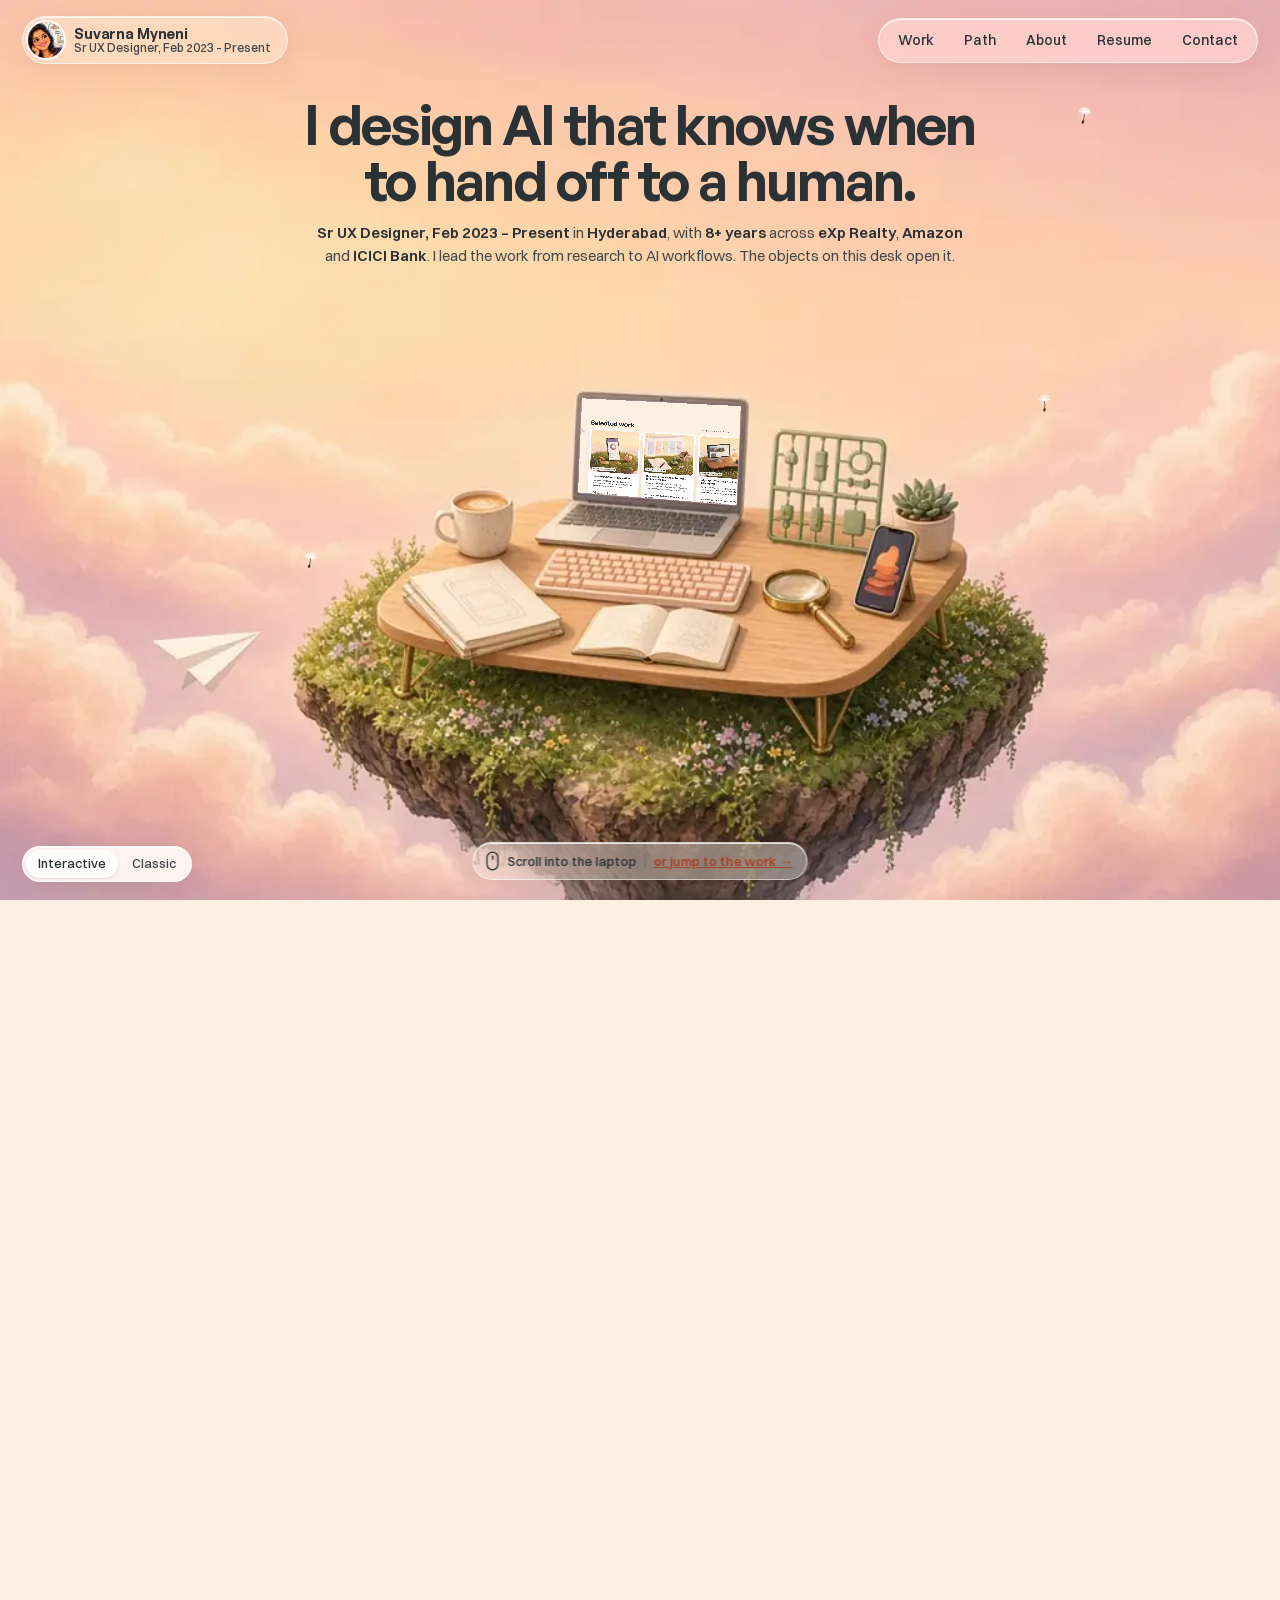
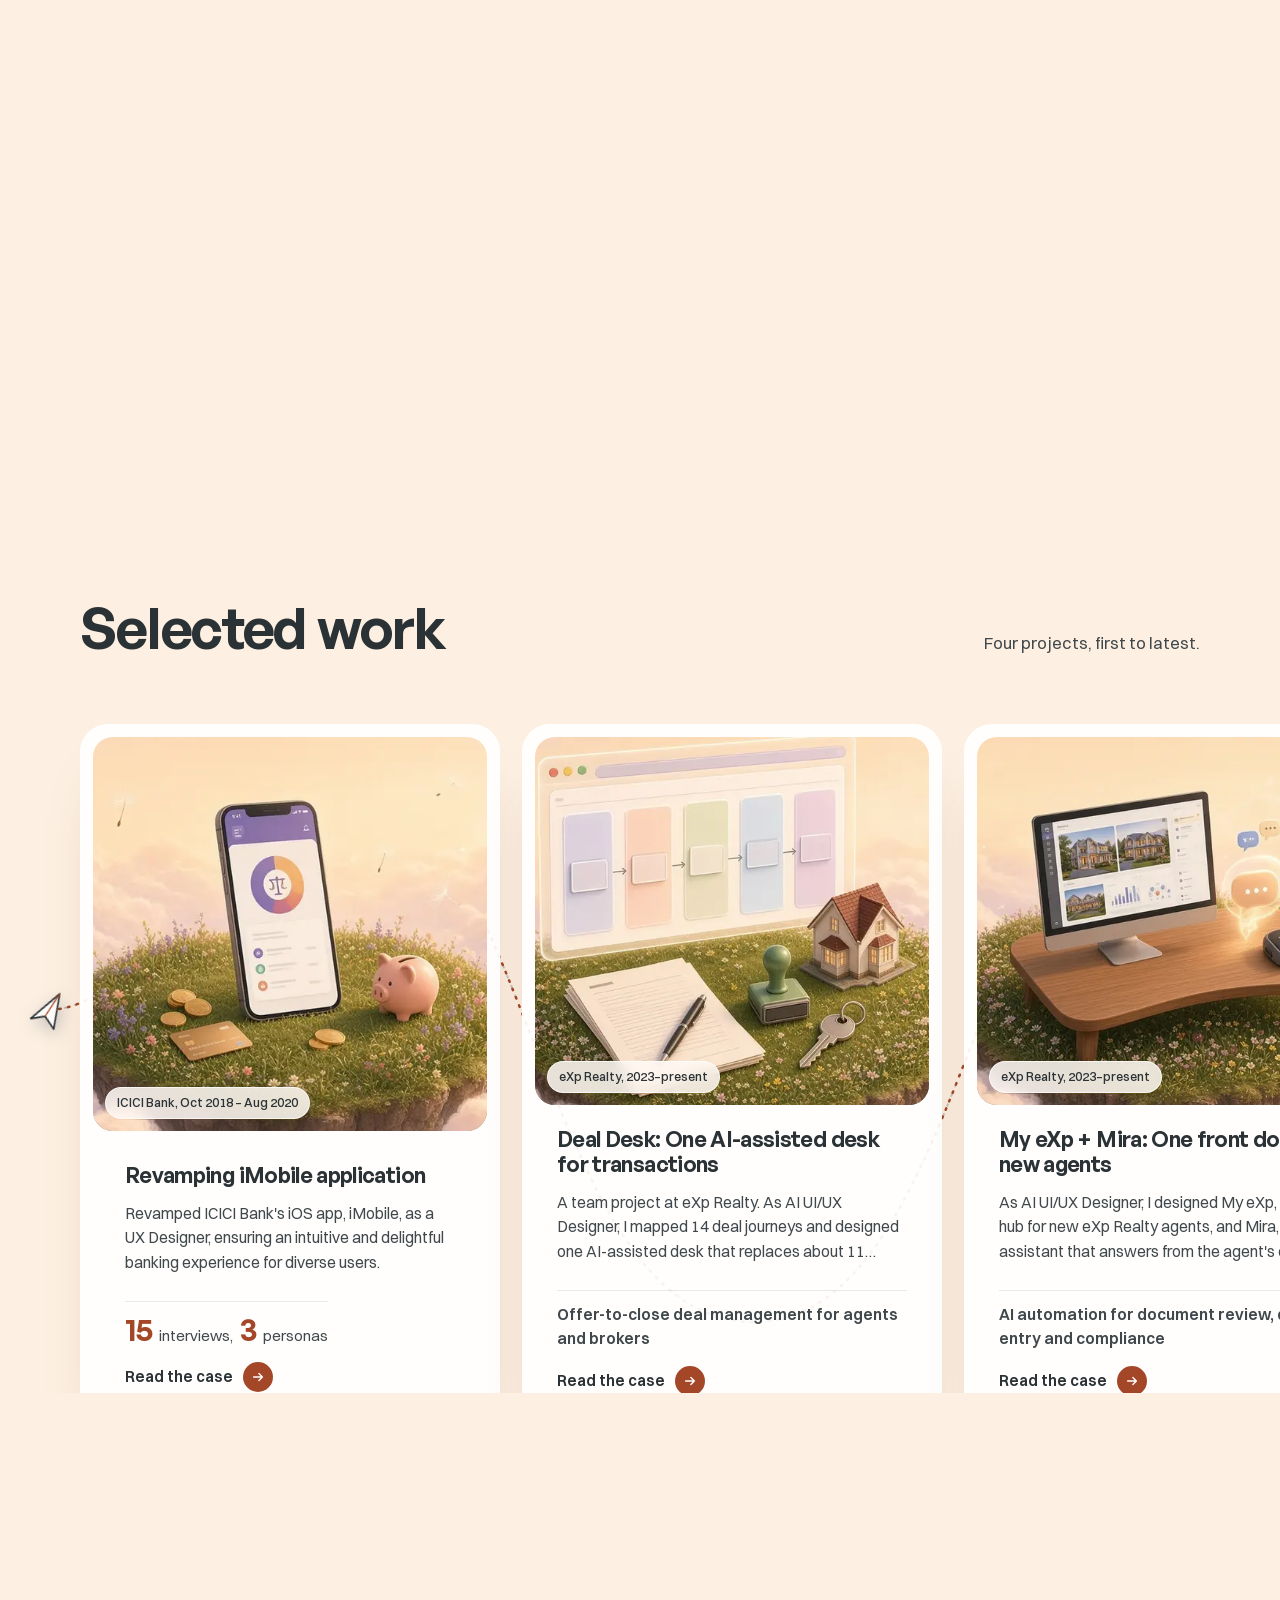
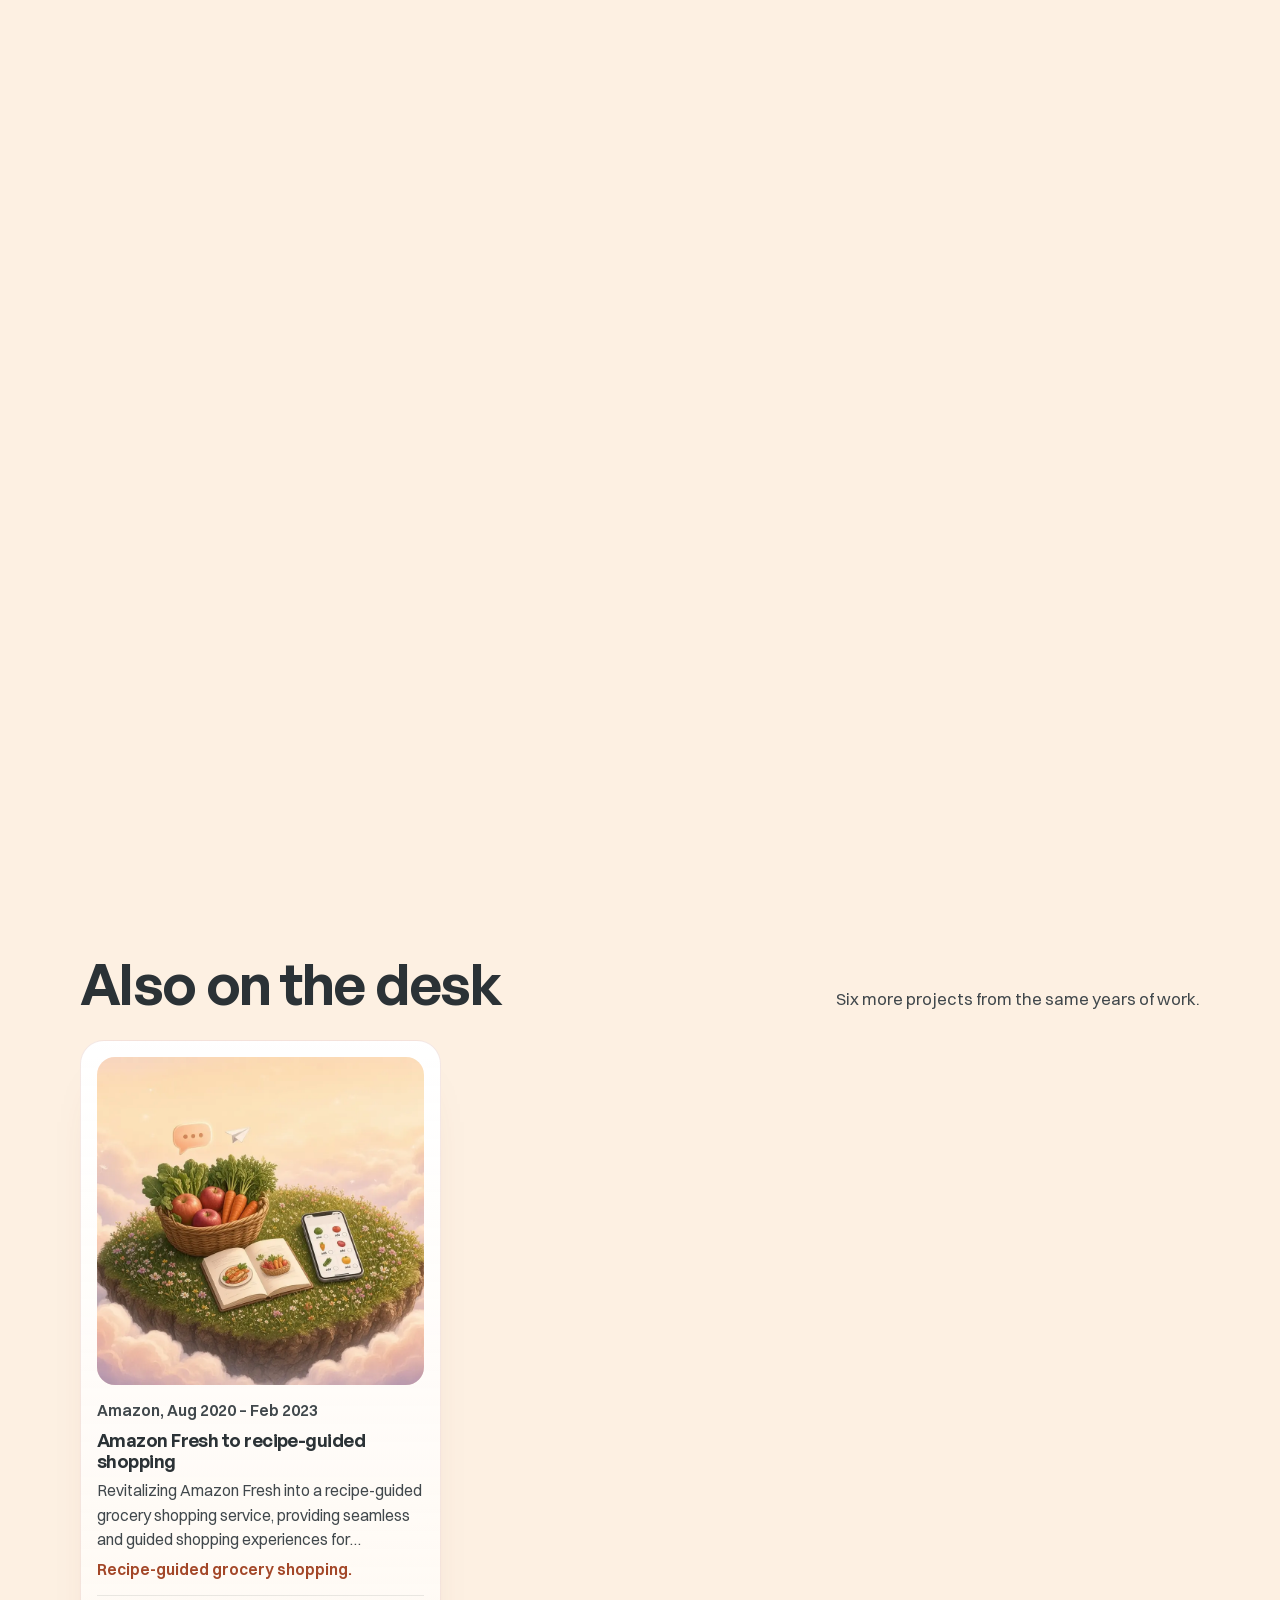
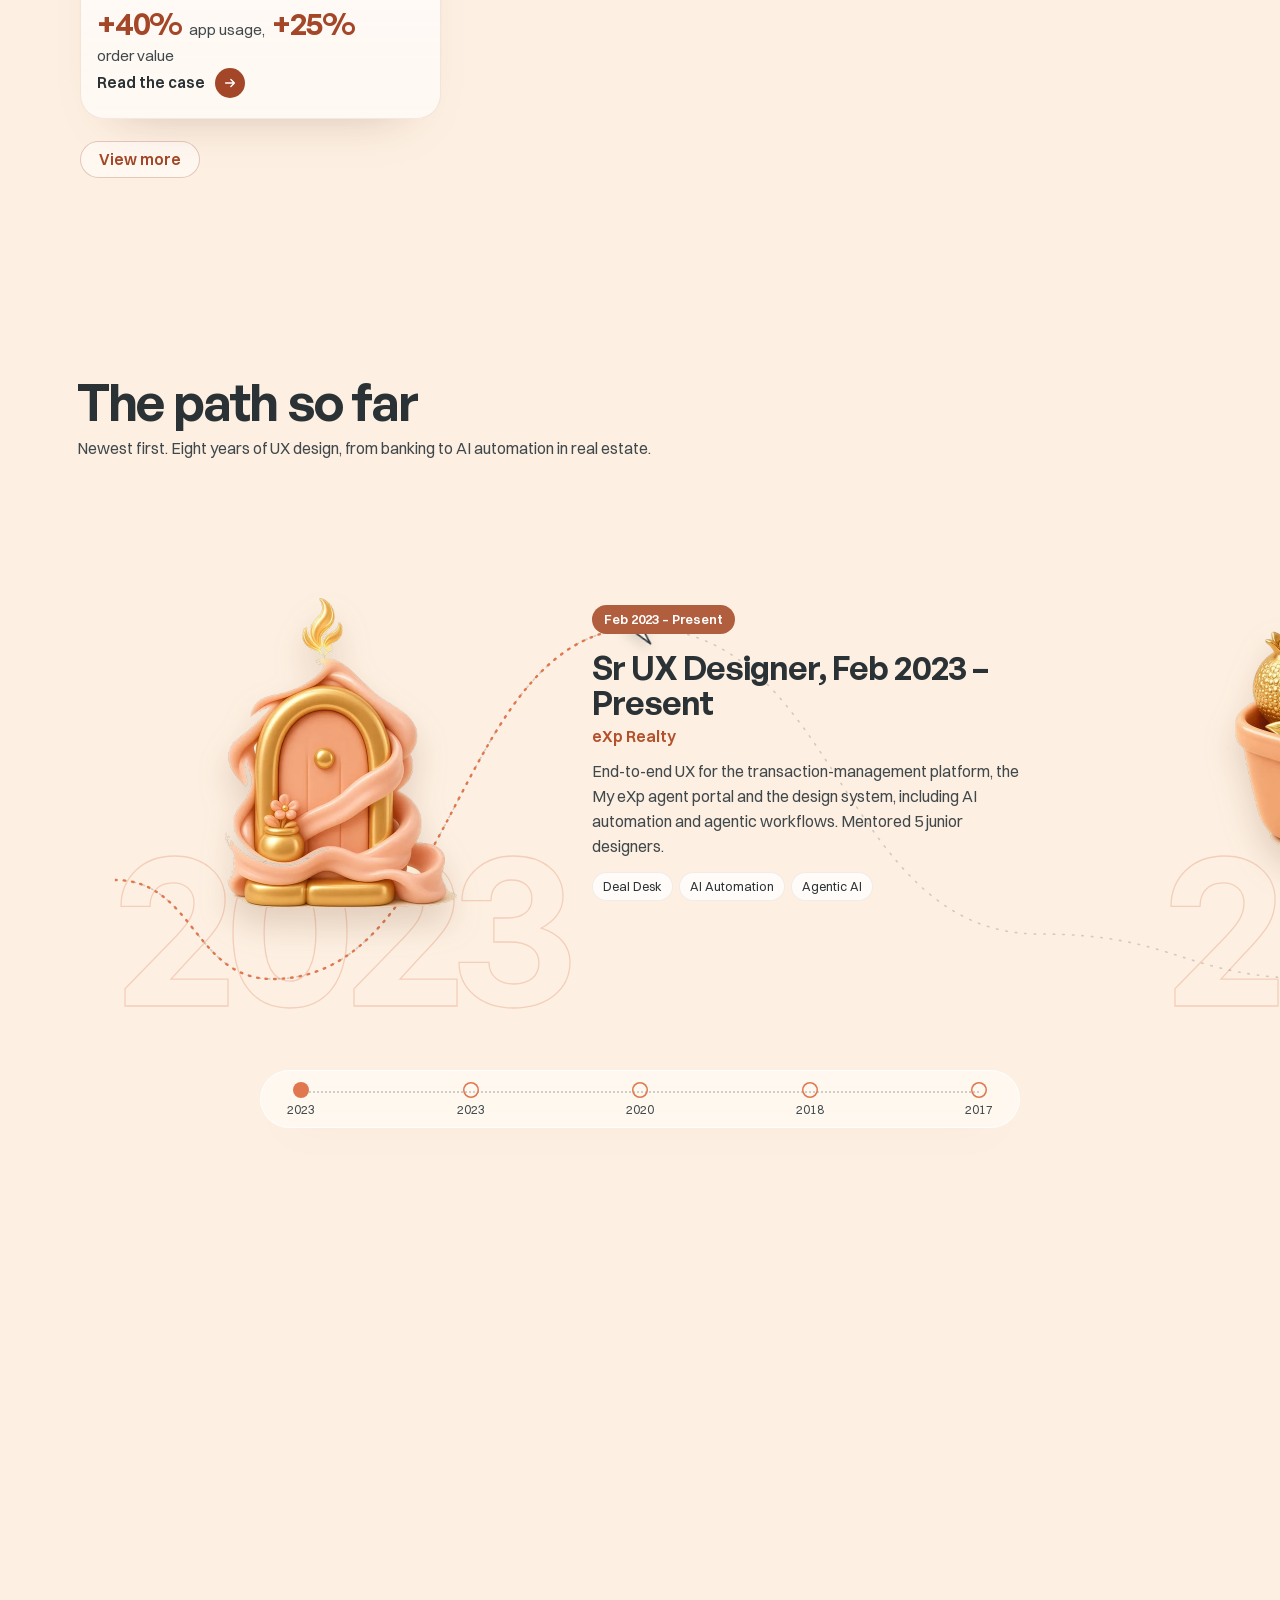
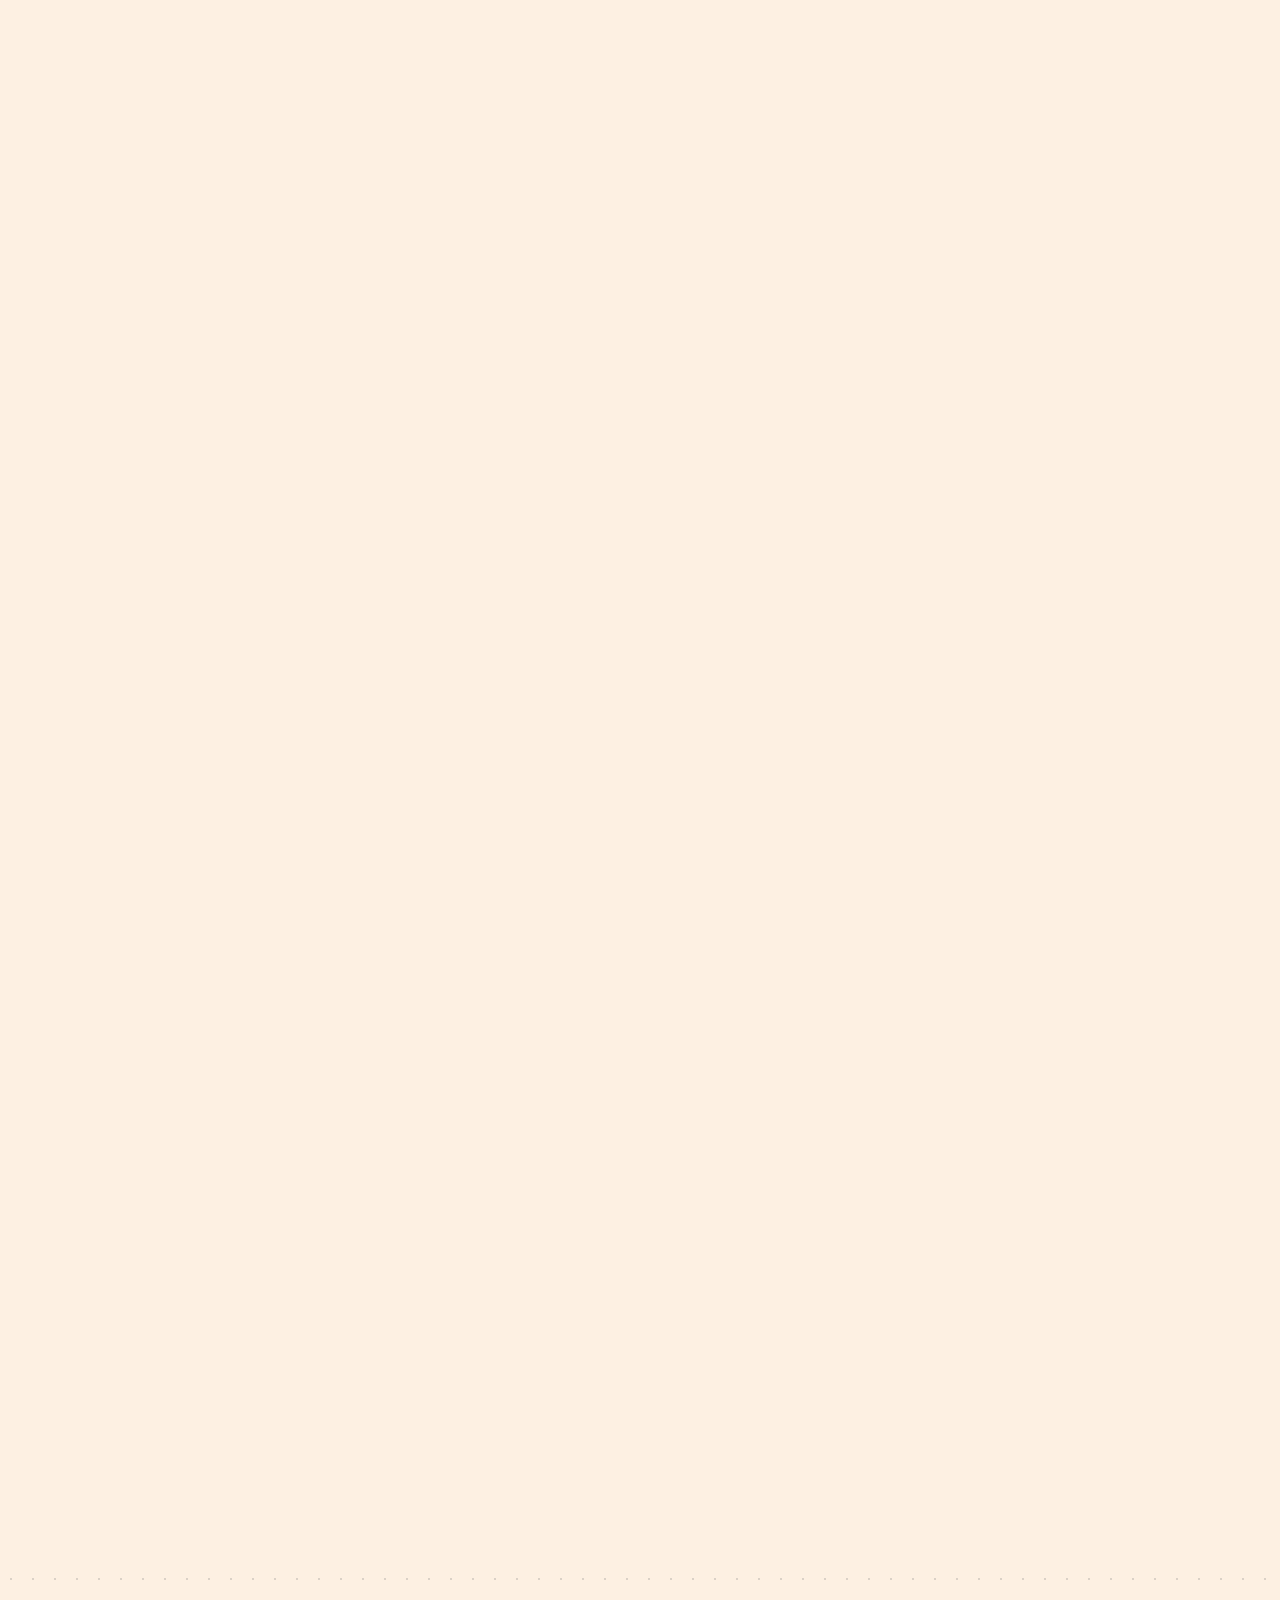
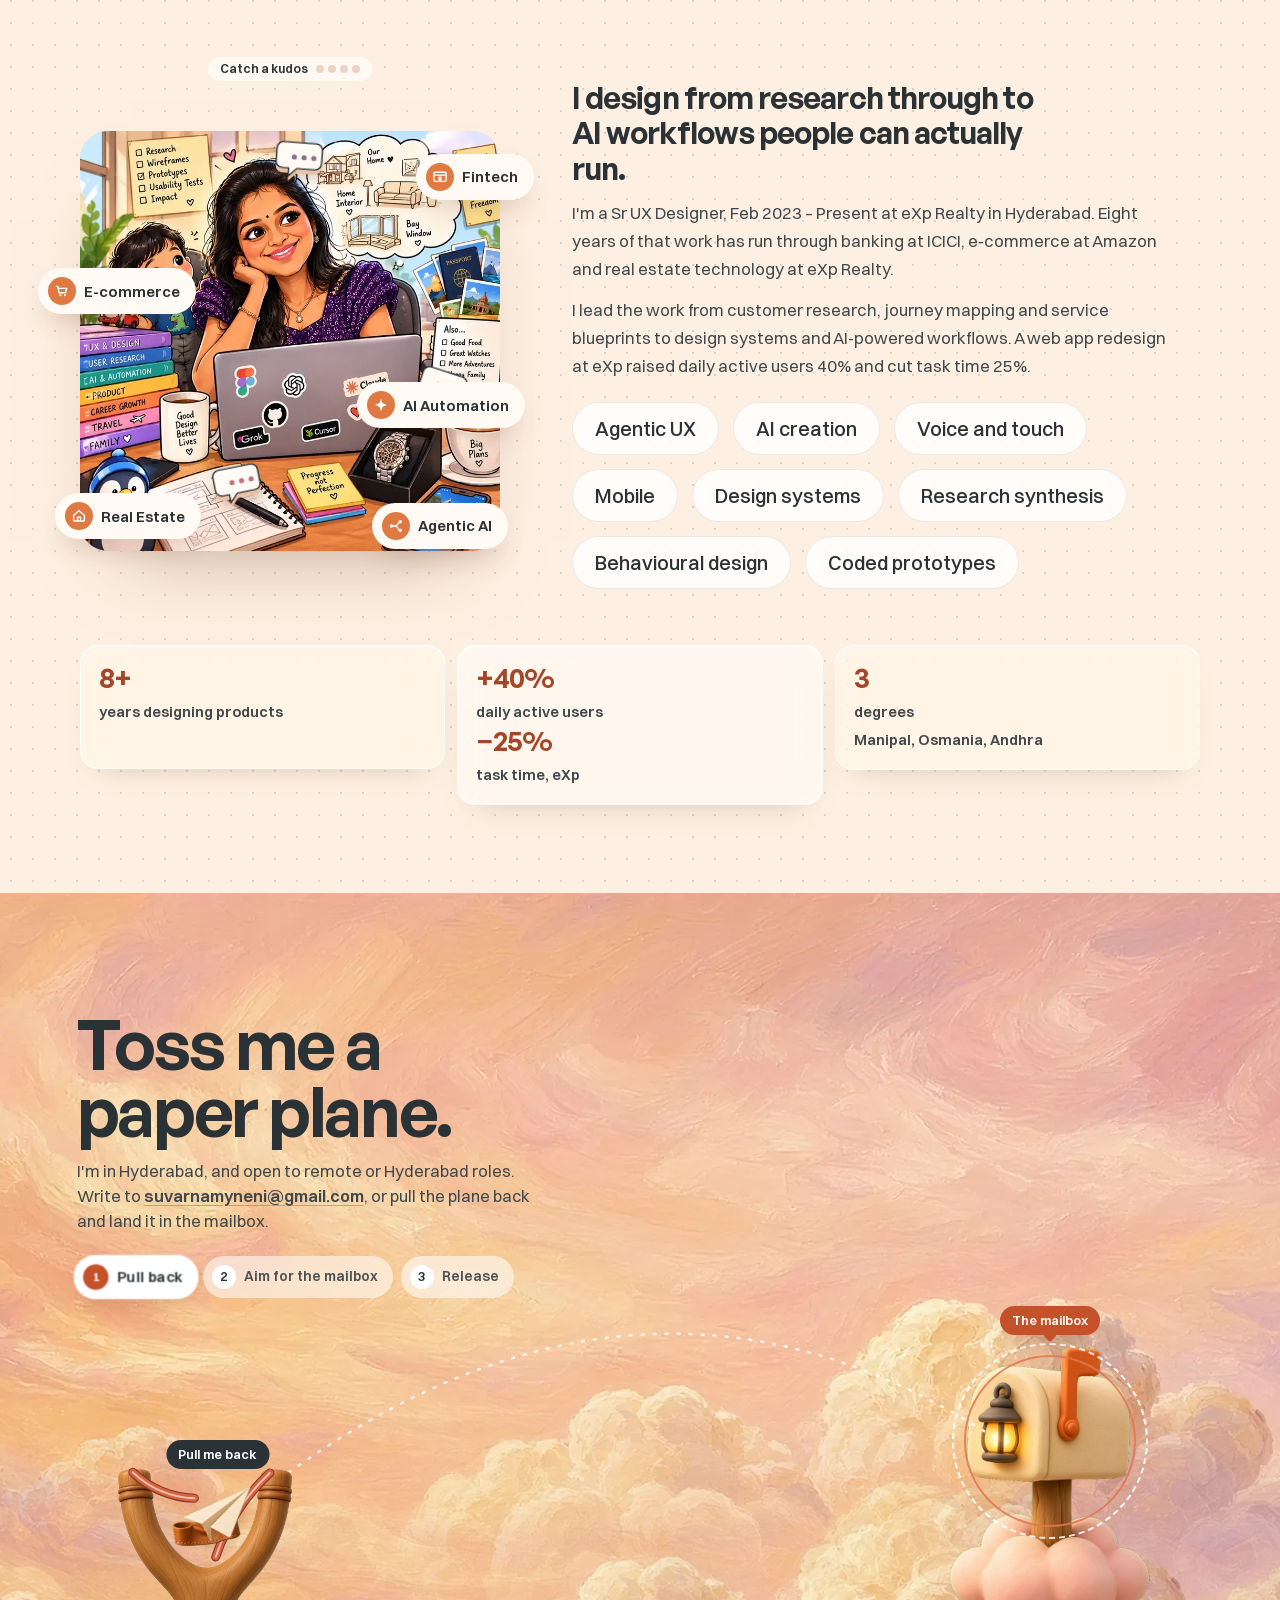
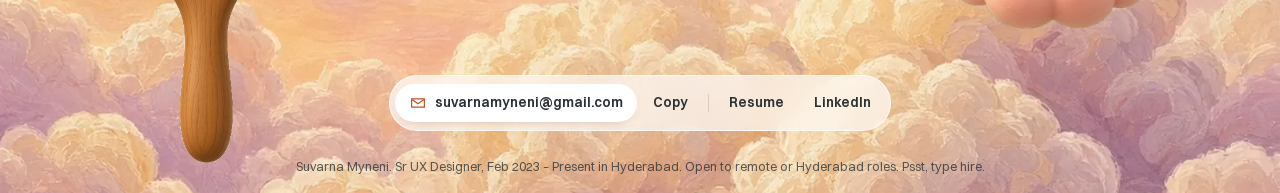
<file: index.html>
<!DOCTYPE html>
<html lang="en">
<head>
  <meta charset="utf-8">
  <meta name="viewport" content="width=device-width, initial-scale=1">
  <title>Suvarna Myneni, Sr UX Designer, Feb 2023 – Present</title>
  <meta name="description" content="Sr UX Designer, Feb 2023 – Present in Hyderabad. 8+ years across eXp Realty, Amazon and ICICI Bank. I design AI that knows when to hand off to a human.">
  <link rel="canonical" href="https://suvarnamyneni.github.io/">
  <meta name="theme-color" content="#FDF0E2">
  <meta property="og:title" content="Suvarna Myneni, Sr UX Designer, Feb 2023 – Present">
  <meta property="og:description" content="Sr UX Designer, Feb 2023 – Present in Hyderabad. 8+ years across eXp Realty, Amazon and ICICI Bank. I design AI that knows when to hand off to a human.">
  <meta property="og:type" content="website">
  <meta property="og:url" content="https://suvarnamyneni.github.io/">
  <meta property="og:image" content="https://suvarnamyneni.github.io/assets/art/hero-1280.jpg">
  <meta property="og:image:width" content="1280">
  <meta property="og:image:height" content="720">
  <meta property="og:image:alt" content="A painted desk on a grassy island under a pink sky, with a laptop, coffee, notebooks, a phone and a plant.">
  <meta property="og:locale" content="en_IN">
  <meta name="twitter:card" content="summary_large_image">
  <meta name="twitter:title" content="Suvarna Myneni, Sr UX Designer, Feb 2023 – Present">
  <meta name="twitter:description" content="Sr UX Designer, Feb 2023 – Present in Hyderabad. 8+ years across eXp Realty, Amazon and ICICI Bank.">
  <meta name="twitter:image" content="https://suvarnamyneni.github.io/assets/art/hero-1280.jpg">
    <link rel="icon" href="assets/favicon.png" type="image/png">
  <link rel="preload" href="assets/fonts/general-sans-600.woff2" as="font" type="font/woff2" crossorigin>
  <link rel="preload" href="assets/fonts/switzer-400.woff2" as="font" type="font/woff2" crossorigin>
  <link rel="preload" href="assets/fonts/switzer-600.woff2" as="font" type="font/woff2" crossorigin>
  <style>
    @font-face { font-family: "General Sans"; font-style: normal; font-weight: 600; font-display: swap; src: url("assets/fonts/general-sans-600.woff2") format("woff2"); }
    @font-face { font-family: Switzer; font-style: normal; font-weight: 400; font-display: swap; src: url("assets/fonts/switzer-400.woff2") format("woff2"); }
    @font-face { font-family: Switzer; font-style: normal; font-weight: 600; font-display: swap; src: url("assets/fonts/switzer-600.woff2") format("woff2"); }
    :root { --ink: #2b3236; --muted: #41484c; --accent: #a34728; --paper: #fdf0e2; }
    *, *::before, *::after { box-sizing: border-box; }
    body { margin: 0; background: #fdf0e2; color: #2b3236; font-family: Switzer, "Segoe UI", sans-serif; font-size: 1.0625rem; line-height: 1.5; }
    img { max-width: 100%; display: block; }
    h1, p { margin: 0; }
    .sr-only { position: absolute; width: 1px; height: 1px; padding: 0; margin: -1px; overflow: hidden; clip: rect(0,0,0,0); white-space: nowrap; border: 0; }
    .skip-link { position: absolute; left: 16px; top: -48px; }
    html .site-header { position: fixed; z-index: 20; inset: 16px 22px auto; display: flex; align-items: center; justify-content: space-between; gap: 12px; padding: 0; background: none; pointer-events: none; color: #2b3236; }
    html .site-header > * { pointer-events: auto; }
    .brand-chip, .site-nav { display: flex; align-items: center; border-radius: 999px; text-decoration: none; color: #2b3236; background: rgba(255,251,247,.38); border: 1px solid rgba(255,255,255,.55); box-shadow: inset 0 1px 0 rgba(255,255,255,.8), 0 8px 28px rgba(150,90,70,.12); }
    html .brand-chip { flex-direction: row; align-items: center; gap: 10px; padding: 5px 16px 5px 5px; }
    .brand-copy { display: flex; flex-direction: column; line-height: 1.15; }
    .brand-avatar { width: 36px; height: 36px; border-radius: 50%; object-fit: cover; object-position: center center; box-shadow: 0 0 0 2px rgba(255,255,255,.9); }
    .brand-name { font-family: "General Sans", Switzer, sans-serif; font-weight: 600; font-size: 14.5px; letter-spacing: -0.01em; line-height: 1.15; }
    .brand-role { font-size: 12px; font-weight: 500; line-height: 1.15; color: #41484c; }
    .brand-back { font-size: 12px; font-weight: 600; line-height: 1.15; color: #b2512c; }
    body.is-home .brand-back, body:not(.is-home) .brand-role { display: none; }
    .site-nav { position: relative; width: max-content; gap: 2px; padding: 5px; }
    .nav-menu { display: flex; align-items: center; gap: 2px; width: max-content; padding: 0; margin: 0; border: 0; background: transparent; box-shadow: none; }
    .site-nav a, .nav-toggle { color: #2b3236; text-decoration: none; font: 500 14px/normal Switzer, sans-serif; padding: 7px 14px; border-radius: 999px; background: transparent; border: 0; }
    .nav-menu a { display: inline-flex; align-items: center; min-height: 0; }
    .nav-contact, .nav-toggle, .nav-cv, .nav-cv[hidden] { display: none; }
    .mode-switch { display: flex; align-items: center; gap: 2px; padding: 3px; border-radius: 999px; background: rgba(255,251,247,.92); border: 1px solid rgba(255,255,255,.7); box-shadow: inset 0 1px 0 rgba(255,255,255,.8), 0 8px 22px rgba(150,90,70,.14); }
    .mode-switch a { padding: 6px 12px; font-size: 13px; font-weight: 500; line-height: 1.2; border-radius: 999px; color: #41484c; text-decoration: none; }
    .mode-switch a[aria-current="page"] { background: #fffdfb; color: #2b3236; }
    .mode-switch-dock { position: fixed; z-index: 22; left: 22px; bottom: calc(18px + env(safe-area-inset-bottom)); }
    .mode-switch-menu, .mode-switch-foot { display: none; }
    html .hero-stage { position: relative; height: 100vh; height: 100dvh; overflow: hidden; background: #f1c0af; color: #2b3236; }
    html .scene, html .scene-bob, html .scene-tilt, html .scene-shift, html .scene picture, html .hero-scrim { position: absolute; inset: 0; width: 100%; height: 100%; }
    html .scene img { position: absolute; inset: 0; width: 100%; height: 100%; max-width: none; aspect-ratio: 16 / 9; object-fit: cover; object-position: center center; }
    html .hero-copy { position: absolute; z-index: 5; display: block; grid-template-columns: none; left: 0; right: 0; transform: none; width: auto; top: calc(10vh + 6px); text-align: center; padding: 0 5vw; }
    html .hero-copy h1 { max-width: 14em; margin: 0 auto; font-family: "General Sans", Switzer, sans-serif; font-weight: 600; font-size: clamp(34px, 4.3vw, 64px); letter-spacing: -.035em; line-height: 1.02; color: #2b3236; text-shadow: none; text-wrap: balance; }
    html .hero-sub, html .hero-sub strong { font-family: Switzer, "Segoe UI", sans-serif; font-synthesis: none; }
    html .hero-sub { position: static; left: auto; right: auto; bottom: auto; margin: 14px auto 0; max-width: 800px; padding: 0; background: none; border: 0; box-shadow: none; font-size: clamp(15px, 1.15vw, 17px); font-weight: 400; line-height: 1.5; color: #41484c; text-shadow: none; text-wrap: balance; }
    html .hero-sub strong { color: #2b3236; font-weight: 600; }
    .scroll-pill { position: absolute; z-index: 6; left: 50%; bottom: 20px; transform: translateX(-50%); display: flex; align-items: center; justify-content: center; gap: 8px; margin: 0; padding: 8px 14px 8px 12px; border-radius: 999px; background: rgba(255,251,247,.38); color: #2b3236; font-size: 13px; font-weight: 500; white-space: nowrap; width: max-content; max-width: calc(100% - 32px); min-width: 0; }
    .scroll-pill a { color: #a34728; font-weight: 600; }
    .scroll-mouse, .scroll-mouse svg { width: 14px; height: 20px; display: block; flex: none; }
    .scroll-rule { width: 1px; align-self: stretch; background: rgba(43,50,54,.22); }
    .hover-hint, .spot-card, .sky-drift, .desk-fx, .glide-plane { position: absolute; pointer-events: none; }
    .sky-drift, .desk-fx { inset: 0; overflow: hidden; }
    .cloud, .petal, .steam, .screen-glow, .glide-plane { position: absolute; }
    .glide-plane { width: 46px; height: 46px; left: -6%; top: 24%; }
    .glide-plane svg { width: 100%; height: 100%; display: block; }
    .spot-card { opacity: 0; }
    .hover-hint { left: 50%; bottom: calc(122px + env(safe-area-inset-bottom)); transform: translateX(-50%); margin: 0; padding: 7px 12px; border-radius: 999px; font-size: .8rem; font-weight: 600; line-height: 1.2; white-space: nowrap; width: max-content; }
    @media (min-width: 901px) {
      .hover-hint { display: none; }
    }
    html.is-stack .scene-bob { animation: none !important; }
    .hotspot { position: absolute; box-sizing: border-box; border: 2px solid transparent; border-radius: 16px; background: transparent; box-shadow: none; outline: none; }
    html .hotspot-screen { left: 46.13%; top: 44.26%; width: 10.17%; height: 11.86%; z-index: 5; }
    html .hotspot-plane { left: 12.6%; top: 69.3%; width: 14%; height: 7.6%; }
    html .hotspot-keys { left: 43%; top: 59.8%; width: 14.1%; height: 8%; z-index: 5; }
    html .hotspot-coffee { left: 37.6%; top: 54.4%; width: 5%; height: 7.8%; z-index: 4; }
    html .hotspot-sketch { left: 35.1%; top: 61.8%; width: 9.9%; height: 12%; }
    html .hotspot-notebook { left: 45.4%; top: 68%; width: 11%; height: 6.2%; z-index: 4; }
    html .hotspot-glass { left: 56.4%; top: 62.6%; width: 7%; height: 10.3%; z-index: 4; }
    html .hotspot-phone { left: 63.1%; top: 57.6%; width: 5.1%; height: 12.2%; z-index: 5; }
    html .hotspot-kit { left: 57.3%; top: 46.9%; width: 8.5%; height: 15.3%; }
    html .hotspot-plant { left: 65.6%; top: 52.4%; width: 5.1%; height: 12%; z-index: 4; }
    @media (max-width: 600px) {
      html .hotspot-screen { left: 40.85%; top: 52.85%; width: 19.64%; height: 7.69%; }
      html .hotspot-plane { left: 0; top: 0; width: 0; height: 0; }
      html .hotspot-keys { left: 42.6%; top: 62.8%; width: 22.8%; height: 5.2%; }
      html .hotspot-coffee { left: 24%; top: 58%; width: 12%; height: 6.5%; }
      html .hotspot-sketch { left: 19%; top: 65.6%; width: 20.2%; height: 5.9%; }
      html .hotspot-notebook { left: 39.7%; top: 68.2%; width: 21.9%; height: 4.3%; }
      html .hotspot-glass { left: 61.4%; top: 64.2%; width: 14.1%; height: 7.2%; }
      html .hotspot-phone { left: 72.5%; top: 59.7%; width: 10.3%; height: 9.1%; }
      html .hotspot-kit { left: 61.6%; top: 55.2%; width: 13.9%; height: 8.3%; }
      html .hotspot-plant { left: 76.1%; top: 57.8%; width: 12%; height: 7.5%; }
    }
    .hero-spacer { display: none; }
    .veil, .hotspots, .seed-field { position: absolute; inset: 0; pointer-events: none; }
    .unfold { position: absolute; z-index: 4; overflow: hidden; pointer-events: none; }
    html.is-stack #unfold { display: block; }
    @media (max-width: 900px) {
      html.is-stack .scene-shift { transform: none; transform-origin: 50% 0; }
      html .hero-copy { left: 0; right: 0; width: auto; top: 10vh; padding: 0 20px; text-align: center; }
      html .hero-copy h1 { max-width: 14em; margin: 0 auto; font-size: 33px; line-height: 1.02; letter-spacing: -.035em; }
      html .hero-sub { margin: 14px auto 0; max-width: 800px; padding: 0; background: none; border: 0; box-shadow: none; font-size: 14.5px; line-height: 1.5; color: #41484c; }
      .scroll-pill { bottom: 70px; gap: 8px; padding: 8px 14px 8px 12px; font-size: 13px; line-height: 1.2; width: max-content; min-width: 0; max-width: calc(100vw - 20px); }
    }
    @media (max-width: 759px) {
      html .site-header { left: 12px; right: 12px; top: 12px; flex-wrap: nowrap; }
      .brand-role, .brand-last, .nav-menu, .mode-switch-dock { display: none; }
      body:not(.is-home) .brand-back { display: block; }
      .brand-name { font-size: 14px; }
      .brand-avatar { width: 32px; height: 32px; }
      html .brand-chip { flex-shrink: 0; }
      .site-nav { padding: 4px; background: rgba(255,250,245,.94); }
      .nav-contact, .nav-toggle { display: inline-flex; align-items: center; min-height: 0; padding: 7px 12px; }
      html .hero-copy { left: 0; right: 0; top: 10vh; padding: 0 20px; width: auto; transform: none; text-align: center; }
    }
    .night-band { position: relative; height: 100svh; min-height: 660px; overflow: hidden; background: #f6d9bc; }
    .night-band .sky-layer, .night-band .star-field, .night-band .plane-canvas, #contact.contact-scene { position: absolute; inset: 0; }
    .night-band .sky-layer picture, .night-band .sky-layer img { position: absolute; inset: 0; width: 100%; height: 100%; object-fit: cover; }
    .cloud-drift { position: absolute; z-index: 1; left: -4%; right: -4%; bottom: 0; height: 46%; overflow: hidden; pointer-events: none; }
    @media (max-width: 430px) {
      .contact-scene .contact-copy { top: calc(env(safe-area-inset-top) + 168px); }
    }
  </style>
  <link rel="stylesheet" href="css/styles.css" media="print" onload="this.media='all'">
  <link rel="stylesheet" href="css/effects.css" media="print" onload="this.media='all'">
  <link rel="stylesheet" href="css/round4.css" media="print" onload="this.media='all'">
  <noscript>
    <link rel="stylesheet" href="css/styles.css">
    <link rel="stylesheet" href="css/effects.css">
    <link rel="stylesheet" href="css/round4.css">
  </noscript>
  <script type="application/ld+json">
  {
    "@context": "https://schema.org",
    "@type": "Person",
    "name": "Suvarna Myneni",
    "jobTitle": "Sr UX Designer, Feb 2023 – Present",
    "email": "mailto:suvarnamyneni@gmail.com",
    "url": "https://suvarnamyneni.github.io/",
    "address": {
      "@type": "PostalAddress",
      "addressLocality": "Hyderabad",
      "addressCountry": "IN"
    },
    "sameAs": [
      "https://www.linkedin.com/in/suvarnamyneni/",
      "https://motiveux.wixsite.com/my-site-3"
    ]
  }
  </script>
  <script>
    (function () {
      var root = document.documentElement;
      var reduce = window.matchMedia("(prefers-reduced-motion: reduce)").matches;
      var stack = window.matchMedia("(max-width: 900px), (pointer: coarse)").matches;
      root.classList.toggle("is-stack", stack || reduce);
      root.classList.toggle("has-rail", !stack && !reduce);
      if (reduce || stack) root.classList.add("is-path-snap");
      if (!reduce) root.classList.add("has-motion");
      if (reduce || stack) {
        root.classList.add("ready");
        return;
      }
      var screens = 1.35;
      root.classList.add("has-zoom");
      root.style.setProperty("--vh", window.innerHeight + "px");
      root.style.setProperty("--spacer", (screens + 1) * window.innerHeight + "px");
      setTimeout(function () { root.classList.add("ready"); }, 1600);
    })();
  </script>
</head>
<body class="is-home">
  <a class="skip-link" href="#work">Skip to work</a>
  <header class="site-header">
    <a class="brand-chip" href="#top" data-caption="Suvarna Myneni">
      <img class="brand-avatar" src="assets/avatar-96.webp" width="36" height="36" alt="" decoding="async" fetchpriority="low">
      <span class="brand-copy">
        <b class="brand-name">Suvarna <span class="brand-last">Myneni</span></b>
        <small class="brand-role">Sr UX Designer, Feb 2023 – Present</small>
        <small class="brand-back">← Back to all work</small>
      </span>
    </a>
    <nav class="site-nav" aria-label="Primary">
      <div id="nav-menu" class="nav-menu">
        <a href="#work" data-caption="Selected work">Work</a>
        <a href="#path" data-caption="Path">Path</a>
        <a href="#about" data-caption="About">About</a>
        <a href="assets/Suvarna-Myneni-Resume.pdf" download data-caption="Resume">Resume</a>
        <a href="#contact" data-caption="Contact">Contact</a>
        <div class="mode-switch mode-switch-menu" role="group" aria-label="Portfolio">
          <a href="#top" aria-current="page">Interactive</a>
          <a href="https://motiveux.wixsite.com/my-site-3" rel="noopener" title="Classic portfolio on Wix">Classic</a>
        </div>
      </div>
      <a class="nav-contact" href="assets/Suvarna-Myneni-Resume.pdf" download>Resume</a>
      <a class="nav-contact" href="#contact">Contact</a>
      <button type="button" class="nav-toggle" aria-expanded="false" aria-controls="nav-menu">
        Menu
      </button>
    </nav>
  </header>
  <div class="mode-switch mode-switch-dock" role="group" aria-label="Portfolio">
    <a href="#top" aria-current="page">Interactive</a>
    <a href="https://motiveux.wixsite.com/my-site-3" rel="noopener" title="Classic portfolio on Wix">Classic</a>
  </div>
  <div class="nav-backdrop" hidden></div>
  <div class="mobile-top-fade" aria-hidden="true"></div>

  <main>
    <section class="hero-stage" id="top">
      <div class="scene">
        <div class="scene-bob">
          <div class="sky-wash" aria-hidden="true"></div>
          <div class="sky-drift" aria-hidden="true">
            <i class="cloud c1"></i>
            <i class="cloud c2"></i>
            <i class="cloud c3"></i>
            <i class="petal p1"></i>
            <i class="petal p2"></i>
            <i class="petal p3"></i>
            <i class="petal p4"></i>
            <i class="petal p5"></i>
          </div>
          <div class="scene-tilt">
          <div class="scene-shift">
            <picture>
              <source media="(max-width: 600px)" type="image/webp" srcset="assets/art/hero-mobile-540.webp 540w, assets/art/hero-mobile.webp 1080w" sizes="100vw">
              <source media="(max-width: 600px)" srcset="assets/art/hero-mobile-540.jpg 540w, assets/art/hero-mobile.jpg 1080w" sizes="100vw">
              <source type="image/webp" srcset="assets/art/hero-800.webp 800w, assets/art/hero-1280.webp 1280w, assets/art/hero.webp 2400w" sizes="100vw">
              <img
                src="assets/art/hero-800.jpg"
                srcset="assets/art/hero-800.jpg 800w, assets/art/hero-1280.jpg 1280w, assets/art/hero.jpg 2400w"
                sizes="100vw"
                width="2400"
                height="1350"
                alt="A painted wooden desk on a grassy island in a wide peach sky, with a laptop, coffee, notebooks, a phone and a plant."
                fetchpriority="high"
                decoding="async"
              >
            </picture>
            <div class="hero-scrim" aria-hidden="true"></div>
            <div class="desk-fx" aria-hidden="true">
              <span class="screen-glow"></span>
              <span class="steam"><i></i><i></i><i></i></span>
              <span class="glide-plane">
                <svg viewBox="0 0 64 64"><path d="M6 34 L58 8 L36 58 L28 36 Z" fill="#FFFDFB" stroke="#2B3236" stroke-width="2.5" stroke-linejoin="round"/><path d="M28 36 L58 8" fill="none" stroke="#A34728" stroke-width="2"/></svg>
              </span>
            </div>
            <div class="unfold" id="unfold" aria-hidden="true">
              <div class="unfold-plane" id="unfold-plane">
                <div class="unfold-fit" id="unfold-fit"></div>
              </div>
            </div>
            <div class="hotspots">
              <a class="hotspot hotspot-plane" href="#path" data-label="Plane" data-story="Follow the path so far."><span class="sr-only">Plane. Follow the path so far.</span></a>
              <a class="hotspot hotspot-screen" href="#work" data-label="Screen" data-story="Where the work lives. Scroll in to see my selected projects."><span class="sr-only">Screen. Where the work lives. Scroll in to see my selected projects.</span></a>
              <a class="hotspot hotspot-keys" href="#work" data-label="Keyboard" data-story="I prototype what I design, in Figma, Lovable and code."><span class="sr-only">Keyboard. I prototype what I design, in Figma, Lovable and code.</span></a>
              <a class="hotspot hotspot-coffee" href="#contact" data-label="Coffee" data-story="Always up for a chat about design. Say hi."><span class="sr-only">Coffee. Always up for a chat about design. Say hi.</span></a>
              <a class="hotspot hotspot-sketch" href="#path" data-label="Sketchbooks" data-story="Postgraduate in Design, Manipal University."><span class="sr-only">Sketchbooks. Postgraduate in Design, Manipal University.</span></a>
              <a class="hotspot hotspot-notebook" href="https://suvarnamyneni.github.io/imobile-case-study/" target="_blank" rel="noopener" data-card="imobile" data-label="Notebook" data-story="Research first: 15 interviews and 3 personas for iMobile."><span class="sr-only">Notebook. Research first: 15 interviews and 3 personas for iMobile.</span></a>
              <a class="hotspot hotspot-glass" href="https://suvarnamyneni.github.io/my-exp-mira-case-study/" target="_blank" rel="noopener" data-label="Magnifier" data-story="Designing an AI assistant, Mira, that knows when to hand off to a human."><span class="sr-only">Magnifier. Designing an AI assistant, Mira, that knows when to hand off to a human.</span></a>
              <a class="hotspot hotspot-kit" href="/work/deal-desk/" data-card="deal-desk" data-label="Components" data-story="Deal Desk: one AI-native desk from submitted to paid."><span class="sr-only">Components. Deal Desk: one AI-native desk from submitted to paid.</span></a>
              <a class="hotspot hotspot-phone" href="https://suvarnamyneni.github.io/imobile-case-study/" target="_blank" rel="noopener" data-label="Phone" data-story="Redesigning the iMobile banking app at ICICI Bank."><span class="sr-only">Phone. Redesigning the iMobile banking app at ICICI Bank.</span></a>
              <a class="hotspot hotspot-plant" href="#about" data-label="Plant" data-story="Growing designers: I've mentored 5 junior designers."><span class="sr-only">Plant. Growing designers: I've mentored 5 junior designers.</span></a>
            </div>
          </div>
          </div>
          <canvas class="seed-field" id="seed-field" aria-hidden="true"></canvas>
        </div>
      </div>
      <div class="veil" aria-hidden="true"></div>
      <div class="hero-copy">
        <h1>I design AI that knows when to hand off to a human.</h1>
        <p class="hero-sub"><strong>Sr UX Designer, Feb 2023 – Present</strong> in <strong>Hyderabad</strong>, with <strong>8+ years</strong> across <strong>eXp Realty</strong>, <strong>Amazon</strong> and <strong>ICICI Bank</strong>. I lead the work from research to AI workflows. The objects on this desk open it.</p>
      </div>
      <p class="seed-skill glass-float" id="seed-skill" hidden></p>
      <p class="hover-hint" id="hover-hint">Hover the objects</p>
      <p class="scroll-pill glass-float">
        <span class="scroll-mouse" aria-hidden="true"><svg viewBox="0 0 16 24" width="14" height="20"><rect x="1.4" y="1.4" width="13.2" height="21.2" rx="6.6" fill="none" stroke="currentColor" stroke-width="1.6"/><path d="M8 6.2v3.6" stroke="currentColor" stroke-width="1.6" stroke-linecap="round"/></svg></span>
        <span class="scroll-pill-label">Scroll into the laptop</span>
        <span class="scroll-rule" aria-hidden="true"></span>
        <a href="#work">or jump to the work <span aria-hidden="true">→</span></a>
      </p>
      <div class="spot-card" id="spot-card" aria-hidden="true">
        <p class="spot-label"></p>
        <p class="spot-story"></p>
      </div>
    </section>
    <div class="hero-spacer" aria-hidden="true"></div>

    <section class="panel" id="work" aria-labelledby="work-heading">
      <div class="wrap">
        <div class="section-head">
          <h2 id="work-heading">Selected work</h2>
          <p>Four projects, first to latest.</p>
        </div>
        <article class="project feature-lead reveal" id="imobile" data-cursor-icon="phone" data-stamp="Oct 2018 – Aug 2020">
          <div class="thumb art-slot t1" data-art="imobile">
            <picture>
              <source type="image/webp" srcset="assets/art/imobile.webp">
              <img src="assets/art/imobile.jpg" alt="A phone, a piggy bank and coins on a small island." width="880" height="503" loading="lazy" decoding="async">
            </picture>
            <span class="org-pill">ICICI Bank, Oct 2018 – Aug 2020</span>
          </div>
          <div class="project-body">
            <h3>Revamping iMobile application</h3>
            <p>Revamped ICICI Bank's iOS app, iMobile, as a UX Designer, ensuring an intuitive and delightful banking experience for diverse users.</p>
            <p class="metric">
              <span class="metric-num" data-value="15">15</span>
              <span class="metric-label">interviews,</span>
              <span class="metric-num" data-value="3">3</span>
              <span class="metric-label">personas</span>
            </p>
            <a class="case-link" href="https://suvarnamyneni.github.io/imobile-case-study/" target="_blank" rel="noopener">
              Read the case
              <span class="sr-only">: Revamping iMobile application (opens in a new tab)</span>
              <span class="go" aria-hidden="true"><svg viewBox="0 0 16 16"><path d="M3 8h10M9 4l4 4-4 4" fill="none" stroke="currentColor" stroke-width="1.6" stroke-linecap="round" stroke-linejoin="round"/></svg></span>
            </a>
          </div>
        </article>
        <article class="project feature reveal" id="deal-desk" data-cursor-icon="desk" data-stamp="2023–present">
          <div class="thumb art-slot t2" data-art="deal-desk">
            <picture>
              <source type="image/webp" srcset="assets/art/deal-desk.webp">
              <img src="assets/art/deal-desk.jpg" alt="A pastel pipeline in a browser window, with documents, a stamp, a key and a house." width="880" height="503" loading="lazy" decoding="async">
            </picture>
            <span class="org-pill">eXp Realty, 2023–present</span>
          </div>
          <div class="project-body">
            <h3>Deal Desk: One AI-assisted desk for transactions</h3>
            <p>A team project at eXp Realty. As AI UI/UX Designer, I mapped 14 deal journeys and designed one AI-assisted desk that replaces about 11 separate tools.</p>
            <p class="outcome">Offer-to-close deal management for agents and brokers</p>
            <a class="case-link" href="/work/deal-desk/">
              Read the case
              <span class="sr-only">: Deal Desk</span>
              <span class="go" aria-hidden="true"><svg viewBox="0 0 16 16"><path d="M3 8h10M9 4l4 4-4 4" fill="none" stroke="currentColor" stroke-width="1.6" stroke-linecap="round" stroke-linejoin="round"/></svg></span>
            </a>
          </div>
        </article>
        <article class="project feature reveal" data-cursor-icon="chat" data-stamp="2023–present">
          <div class="thumb art-slot t3" data-art="myexp-mira">
            <picture>
              <source type="image/webp" srcset="assets/art/myexp-mira.webp">
              <img src="assets/art/myexp-mira.jpg" alt="A monitor opening onto a portal, with a glowing chat bubble." width="880" height="503" loading="lazy" decoding="async">
            </picture>
            <span class="org-pill">eXp Realty, 2023–present</span>
          </div>
          <div class="project-body">
            <h3>My eXp + Mira: One front door for new agents</h3>
            <p>As AI UI/UX Designer, I designed My eXp, a single hub for new eXp Realty agents, and Mira, an AI assistant that answers from the agent's own data and hands off to a person when needed.</p>
            <p class="outcome">AI automation for document review, data entry and compliance</p>
            <a class="case-link" href="https://suvarnamyneni.github.io/my-exp-mira-case-study/" target="_blank" rel="noopener">
              Read the case
              <span class="sr-only">: My eXp + Mira (opens in a new tab)</span>
              <span class="go" aria-hidden="true"><svg viewBox="0 0 16 16"><path d="M3 8h10M9 4l4 4-4 4" fill="none" stroke="currentColor" stroke-width="1.6" stroke-linecap="round" stroke-linejoin="round"/></svg></span>
            </a>
          </div>
        </article>
        <article class="project feature reveal" data-cursor-icon="home">
          <div class="thumb art-slot t7" data-art="perfect-properties">
            <picture>
              <source type="image/webp" srcset="assets/art/perfect-properties.webp">
              <img src="assets/art/perfect-properties.jpg" alt="Three houses, a map pin and a tablet." width="880" height="503" loading="lazy" decoding="async">
            </picture>
            <span class="org-pill">Home ownership</span>
          </div>
          <div class="project-body">
            <h3>Perfect Properties</h3>
            <p>A responsive web app that simplifies the home ownership experience for new buyers.</p>
            <a class="case-link" href="https://suvarnamyneni.github.io/perfect-properties-case-study/" target="_blank" rel="noopener">
              Read the case
              <span class="sr-only">: Perfect Properties (opens in a new tab)</span>
              <span class="go" aria-hidden="true"><svg viewBox="0 0 16 16"><path d="M3 8h10M9 4l4 4-4 4" fill="none" stroke="currentColor" stroke-width="1.6" stroke-linecap="round" stroke-linejoin="round"/></svg></span>
            </a>
          </div>
        </article>
        <article class="project rail-end reveal">
          <div class="more-card">
            <h3>More from the desk</h3>
            <p>Six more projects, from grocery discovery to a time log.</p>
            <a class="case-link" href="#also">
              See the rest
              <span class="go" aria-hidden="true"><svg viewBox="0 0 16 16"><path d="M3 8h10M9 4l4 4-4 4" fill="none" stroke="currentColor" stroke-width="1.6" stroke-linecap="round" stroke-linejoin="round"/></svg></span>
            </a>
          </div>
        </article>
      </div>
    </section>

    <section class="panel" id="also" aria-labelledby="also-heading">
      <div class="wrap">
        <div class="section-head">
          <h2 id="also-heading">Also on the desk</h2>
          <p class="section-sub">Six more projects from the same years of work.</p>
        </div>
        <div class="desk-grid">
          <article class="project desk-card" data-anim="sway" data-cursor-icon="basket" style="--i:0">
            <div class="art-slot" data-art="amazon-fresh">
              <picture>
                <source type="image/webp" srcset="assets/art/amazon-fresh.webp">
                <img src="assets/art/amazon-fresh.jpg" alt="A basket of vegetables, a recipe book and a phone." width="880" height="880" loading="lazy" decoding="async">
              </picture>
            </div>
            <p class="kicker">Amazon, Aug 2020 – Feb 2023</p>
            <h3>Amazon Fresh to recipe-guided shopping</h3>
            <p class="blurb">
              <span class="blurb-main">Revitalizing Amazon Fresh into a recipe-guided grocery shopping service, providing seamless and guided shopping experiences for customers.</span>
              <span class="blurb-hook">Recipe-guided grocery shopping.</span>
            </p>
            <p class="metric">
              <span class="metric-num" data-value="40" data-prefix="+" data-suffix="%">+40%</span>
              <span class="metric-label">app usage,</span>
              <span class="metric-num" data-value="25" data-prefix="+" data-suffix="%">+25%</span>
              <span class="metric-label">order value</span>
            </p>
            <a class="case-link" href="https://suvarnamyneni.github.io/amazon-fresh-case-study/" target="_blank" rel="noopener">
              Read the case
              <span class="sr-only">: Amazon Fresh (opens in a new tab)</span>
              <span class="go" aria-hidden="true"><svg viewBox="0 0 16 16"><path d="M3 8h10M9 4l4 4-4 4" fill="none" stroke="currentColor" stroke-width="1.6" stroke-linecap="round" stroke-linejoin="round"/></svg></span>
            </a>
          </article>
          <div id="also-more" hidden>
          <article class="project desk-card desk-extra" data-anim="hop" data-cursor-icon="card" style="--i:1">
            <div class="art-slot" data-art="agent-transactions">
              <picture>
                <source type="image/webp" srcset="assets/art/agent-transactions.webp">
                <img src="assets/art/agent-transactions.jpg" alt="A clay island with a laptop, a small white house, a folder, and a contract with a pen." width="880" height="880" loading="lazy" decoding="async">
              </picture>
            </div>
            <p class="kicker">eXp Realty, 2023–present</p>
            <h3>Agent Transactions</h3>
            <p class="blurb">
              <span class="blurb-main">eXp Realty web application for agents who handle transactions.</span>
              <span class="blurb-hook">A desk for agents handling transactions.</span>
            </p>
            <a class="case-link" href="/work/agent-transactions/">
              Read the case
              <span class="sr-only">: Agent Transactions</span>
              <span class="go" aria-hidden="true"><svg viewBox="0 0 16 16"><path d="M3 8h10M9 4l4 4-4 4" fill="none" stroke="currentColor" stroke-width="1.6" stroke-linecap="round" stroke-linejoin="round"/></svg></span>
            </a>
          </article>
          <article class="project desk-card desk-extra" data-anim="swipe" data-cursor-icon="layout" style="--i:2">
            <div class="art-slot" data-art="myexp-app">
              <picture>
                <source type="image/webp" srcset="assets/art/myexp-app.webp">
                <img src="assets/art/myexp-app.jpg" alt="A clay island with a laptop showing a colourful dashboard and a phone beside it." width="880" height="880" loading="lazy" decoding="async">
              </picture>
            </div>
            <p class="kicker">eXp Realty, 2023–present</p>
            <h3>My eXp Application Design</h3>
            <p class="blurb">
              <span class="blurb-main">The My eXp web app experience for eXp Realty agents.</span>
              <span class="blurb-hook">The agent application, designed end to end.</span>
            </p>
            <a class="case-link" href="https://myneni.wixsite.com/exprealty" target="_blank" rel="noopener noreferrer">
              Read the case
              <span class="sr-only">: My eXp Application Design (opens in a new tab)</span>
              <span class="go" aria-hidden="true"><svg viewBox="0 0 16 16"><path d="M3 8h10M9 4l4 4-4 4" fill="none" stroke="currentColor" stroke-width="1.6" stroke-linecap="round" stroke-linejoin="round"/></svg></span>
            </a>
          </article>
          <article class="project desk-card desk-extra" data-anim="snap" data-cursor-icon="wallet" style="--i:3">
            <div class="art-slot" data-art="wall-ett">
              <picture>
                <source type="image/webp" srcset="assets/art/wall-ett.webp">
                <img src="assets/art/wall-ett.jpg" alt="A clay island with a phone, a leather wallet, coins, and a paper bill." width="880" height="880" loading="lazy" decoding="async">
              </picture>
            </div>
            <p class="kicker">Fintech</p>
            <h3>Wall-ett app designing</h3>
            <p class="blurb">
              <span class="blurb-main">Wallett, a financial records app, focuses on tracking balances, logging expenses, and offers a bill scanner tool with OCR and fintech account linking.</span>
              <span class="blurb-hook">Balances, expenses, and a bill scanner.</span>
            </p>
            <a class="case-link" href="https://myneni.wixsite.com/wallet" target="_blank" rel="noopener noreferrer">
              Read the case
              <span class="sr-only">: Wall-ett (opens in a new tab)</span>
              <span class="go" aria-hidden="true"><svg viewBox="0 0 16 16"><path d="M3 8h10M9 4l4 4-4 4" fill="none" stroke="currentColor" stroke-width="1.6" stroke-linecap="round" stroke-linejoin="round"/></svg></span>
            </a>
          </article>
          <article class="project desk-card desk-extra" data-anim="sway" data-cursor-icon="grid" style="--i:4">
            <div class="art-slot" data-art="data-central">
              <picture>
                <source type="image/webp" srcset="assets/art/data-central.webp">
                <img src="assets/art/data-central.jpg" alt="A clay island with a monitor and a floating network of a navy hub and orange nodes." width="880" height="880" loading="lazy" decoding="async">
              </picture>
            </div>
            <p class="kicker">Product vision</p>
            <h3>Data Central Navigation Design</h3>
            <p class="blurb">
              <span class="blurb-main">A collaborative design process with leadership, users, researchers, designers and cross-functional teams to gather data and drive product vision.</span>
              <span class="blurb-hook">Navigation shaped with the people who use it.</span>
            </p>
            <a class="case-link" href="https://motiveux.wixsite.com/datacentra" target="_blank" rel="noopener">
              Read the case
              <span class="sr-only">: Data Central Navigation Design (opens in a new tab)</span>
              <span class="go" aria-hidden="true"><svg viewBox="0 0 16 16"><path d="M3 8h10M9 4l4 4-4 4" fill="none" stroke="currentColor" stroke-width="1.6" stroke-linecap="round" stroke-linejoin="round"/></svg></span>
            </a>
          </article>
          <article class="project desk-card desk-extra" data-anim="hop" data-cursor-icon="clock" style="--i:5">
            <div class="art-slot" data-art="timelog">
              <picture>
                <source type="image/webp" srcset="assets/art/timelog.webp">
                <img src="assets/art/timelog.jpg" alt="A clay island with a navy clock, a peach hourglass, and a tablet." width="880" height="880" loading="lazy" decoding="async">
              </picture>
            </div>
            <p class="kicker">Amazon, Aug 2020 – Feb 2023</p>
            <h3>Timelog Tool MVP</h3>
            <p class="blurb">
              <span class="blurb-main">Timelog UI streamlines the tracking of productive and non-productive hours, removing manual data collation and giving team managers one-click access to their team's time data.</span>
              <span class="blurb-hook">One place for a team's hours.</span>
            </p>
            <a class="case-link" href="https://motiveux.wixsite.com/timelogtool" target="_blank" rel="noopener">
              Read the case
              <span class="sr-only">: Timelog Tool MVP (opens in a new tab)</span>
              <span class="go" aria-hidden="true"><svg viewBox="0 0 16 16"><path d="M3 8h10M9 4l4 4-4 4" fill="none" stroke="currentColor" stroke-width="1.6" stroke-linecap="round" stroke-linejoin="round"/></svg></span>
            </a>
          </article>
          </div>
        </div>
        <button type="button" class="view-more" aria-expanded="false" aria-controls="also-more">View more</button>
      </div>
    </section>

    <section class="panel" id="path" aria-labelledby="path-heading">
      <div class="path-pin">
        <div class="path-stick">
          <div class="path-head">
            <h2 id="path-heading">The path so far</h2>
            <p class="path-sub">Newest first. Eight years of UX design, from banking to AI automation in real estate.</p>
          </div>
          <div class="path-track" id="path-track">
            <svg class="path-weave" aria-hidden="true"></svg>
            <div class="path-plane" aria-hidden="true">
              <svg viewBox="0 0 32 32"><path d="M2 16 L28 4 L18 16 L28 28 Z" fill="#fffaf3" stroke="#2b3236" stroke-width="1.4" stroke-linejoin="round"/><path d="M2 16 L28 4 L18 16 Z" fill="#f4a98f" stroke="#2b3236" stroke-width="1.4" stroke-linejoin="round"/></svg>
            </div>
            <article class="path-ep">
              <span class="path-yr" aria-hidden="true">2023</span>
              <div class="path-art">
                <picture><source type="image/webp" srcset="assets/art/path-stage-2026.webp"><img src="assets/art/path-stage-2026.jpg" alt="Glossy gold house wrapped in peach clay, with a small spark." width="800" height="800" loading="lazy" decoding="async"></picture>
              </div>
              <div class="path-copy">
                <p class="path-when">Feb 2023 – Present</p>
                <h3>Sr UX Designer, Feb 2023 – Present</h3>
                <p class="path-org">eXp Realty</p>
                <p class="path-desc">End-to-end UX for the transaction-management platform, the My eXp agent portal and the design system, including AI automation and agentic workflows. Mentored 5 junior designers.</p>
                <ul class="path-tags">
                  <li>Deal Desk</li>
                  <li>AI Automation</li>
                  <li>Agentic AI</li>
                </ul>
              </div>
            </article>
            <article class="path-ep">
              <span class="path-yr" aria-hidden="true">2023</span>
              <div class="path-art">
                <picture><source type="image/webp" srcset="assets/art/path-stage-2023.webp"><img src="assets/art/path-stage-2023.jpg" alt="Glossy peach basket of gold fruit with a recipe card." width="800" height="800" loading="lazy" decoding="async"></picture>
              </div>
              <div class="path-copy">
                <p class="path-when">Aug 2020 – Feb 2023</p>
                <h3>UX Designer</h3>
                <p class="path-org">Amazon</p>
                <p class="path-desc">Customer experience for Amazon Food and Fresh, including Shop by Recipe, plus seller and buyer marketing pages.</p>
                <ul class="path-tags">
                  <li>Amazon Fresh</li>
                  <li>Shop by Recipe</li>
                  <li>E-commerce</li>
                </ul>
              </div>
            </article>
            <article class="path-ep" id="path-icici">
              <span class="path-yr" aria-hidden="true">2020</span>
              <div class="path-art">
                <picture><source type="image/webp" srcset="assets/art/path-stage-2020.webp"><img src="assets/art/path-stage-2020.jpg" alt="Glossy gold phone, peach bank card, and a coin." width="800" height="800" loading="lazy" decoding="async"></picture>
              </div>
              <div class="path-copy">
                <p class="path-when">Oct 2018 – Aug 2020</p>
                <h3>UX Designer</h3>
                <p class="path-org">ICICI Bank</p>
                <p class="path-desc">Redesigned the iMobile banking app dashboard and employee banking tools.</p>
                <ul class="path-tags">
                  <li>iMobile</li>
                  <li>Fintech</li>
                  <li>Journey mapping</li>
                </ul>
              </div>
            </article>
            <article class="path-ep">
              <span class="path-yr" aria-hidden="true">2018</span>
              <div class="path-art">
                <picture><source type="image/webp" srcset="assets/art/path-stage-2018.webp"><img src="assets/art/path-stage-2018.jpg" alt="Glossy peach graduation cap on a gold sketchbook." width="800" height="800" loading="lazy" decoding="async"></picture>
              </div>
              <div class="path-copy">
                <p class="path-when">2018</p>
                <h3>PG Diploma in Design</h3>
                <p class="path-org">Manipal Academy of Higher Education</p>
                <ul class="path-tags">
                  <li>Design</li>
                </ul>
              </div>
            </article>
            <article class="path-ep">
              <span class="path-yr" aria-hidden="true">2017</span>
              <div class="path-art">
                <picture><source type="image/webp" srcset="assets/art/path-stage-2017.webp"><img src="assets/art/path-stage-2017.jpg" alt="Glossy gold diploma beside a peach laptop." width="800" height="800" loading="lazy" decoding="async"></picture>
              </div>
              <div class="path-copy">
                <p class="path-when">2017</p>
                <h3>MCA</h3>
                <p class="path-org">Osmania University</p>
                <ul class="path-tags">
                  <li>Computer applications</li>
                </ul>
              </div>
            </article>
          </div>
          <nav class="path-scrub" aria-label="Path years">
            <div class="path-scrub-line" aria-hidden="true"><span class="path-scrub-fill"></span></div>
            <button type="button" aria-current="true" aria-label="Sr UX Designer, Feb 2023 – Present, eXp Realty"><i aria-hidden="true"></i><span>2023</span></button>
            <button type="button" aria-label="Aug 2020 – Feb 2023, UX Designer, Amazon"><i aria-hidden="true"></i><span>2023</span></button>
            <button type="button" aria-label="Oct 2018 – Aug 2020, UX Designer, ICICI Bank"><i aria-hidden="true"></i><span>2020</span></button>
            <button type="button" aria-label="2018, PG Diploma in Design, Manipal Academy of Higher Education"><i aria-hidden="true"></i><span>2018</span></button>
            <button type="button" aria-label="2017, MCA, Osmania University"><i aria-hidden="true"></i><span>2017</span></button>
          </nav>
        </div>
      </div>
    </section>

    <section class="panel" id="about" aria-labelledby="about-heading">
      <div class="wrap about-stage">
        <div class="about-grid">
          <div class="portrait">
            <div class="portrait-art">
              <picture class="about-illustration">
                <source type="image/webp" srcset="assets/about-illustration-800.webp 800w, assets/about-illustration.webp 1024w" sizes="(max-width: 900px) 80vw, 420px">
                <img src="assets/about-illustration-800.jpg" alt="Suvarna at a laptop on a pink desk, with stickers, a child, books and a note that says Progress not Perfection." width="800" height="800" loading="lazy" decoding="async">
              </picture>
            </div>
            <div class="float-tags" role="group" aria-label="Fields">
              <span class="float-tag"><span class="tag-bob"><span class="tag-mark" aria-hidden="true"><svg viewBox="0 0 16 16"><rect x="1.8" y="3.2" width="12.4" height="9.2" rx="1.6" fill="none" stroke="currentColor" stroke-width="1.4"/><path d="M1.8 6.2h12.4" stroke="currentColor" stroke-width="1.4"/><path d="M8 8v3.1M6.7 8.8c.3-.5.7-.8 1.3-.8.8 0 1.2.4 1.2.9s-.5.8-1.2.8-1.2.3-1.2.9.5.8 1.2.8c.5 0 1-.2 1.3-.7" fill="none" stroke="currentColor" stroke-width="1.15" stroke-linecap="round"/></svg></span><span class="float-face">Fintech</span></span></span>
              <span class="float-tag"><span class="tag-bob"><span class="tag-mark" aria-hidden="true"><svg viewBox="0 0 16 16"><path d="M2.4 3.4h1.5l1.1 6.3h6.5l1.2-4.3H4.8" fill="none" stroke="currentColor" stroke-width="1.4" stroke-linecap="round" stroke-linejoin="round"/><circle cx="6.5" cy="12.3" r="1.05" fill="currentColor"/><circle cx="11" cy="12.3" r="1.05" fill="currentColor"/></svg></span><span class="float-face">E-commerce</span></span></span>
              <span class="float-tag"><span class="tag-bob"><span class="tag-mark" aria-hidden="true"><svg viewBox="0 0 16 16"><path d="M2.6 7.2 8 2.8l5.4 4.4v5.1a.7.7 0 0 1-.7.7H3.3a.7.7 0 0 1-.7-.7V7.2z" fill="none" stroke="currentColor" stroke-width="1.4" stroke-linejoin="round"/><path d="M6.5 13V9.2h3V13" fill="none" stroke="currentColor" stroke-width="1.4" stroke-linejoin="round"/></svg></span><span class="float-face">Real Estate</span></span></span>
              <span class="float-tag"><span class="tag-bob"><span class="tag-mark" aria-hidden="true"><svg viewBox="0 0 16 16"><path d="M8 1.6 9.3 6.1 13.8 8 9.3 9.9 8 14.4 6.7 9.9 2.2 8 6.7 6.1z" fill="currentColor"/></svg></span><span class="float-face">AI Automation</span></span></span>
              <span class="float-tag"><span class="tag-bob"><span class="tag-mark" aria-hidden="true"><svg viewBox="0 0 16 16"><circle cx="3.5" cy="8" r="1.65" fill="currentColor"/><circle cx="12.3" cy="3.7" r="1.65" fill="currentColor"/><circle cx="12.3" cy="12.3" r="1.65" fill="currentColor"/><path d="M5.1 8h3.1M8.2 8 10.7 4.8M8.2 8l2.5 3.2" fill="none" stroke="currentColor" stroke-width="1.35" stroke-linecap="round"/></svg></span><span class="float-face">Agentic AI</span></span></span>
            </div>
          </div>
          <div class="about-copy">
            <h2 id="about-heading">I design from research through to AI workflows people can actually run.</h2>
            <p>I'm a Sr UX Designer, Feb 2023 – Present at eXp Realty in Hyderabad. Eight years of that work has run through banking at ICICI, e-commerce at Amazon and real estate technology at eXp Realty.</p>
            <p>I lead the work from customer research, journey mapping and service blueprints to design systems and AI-powered workflows. A web app redesign at eXp raised daily active users 40% and cut task time 25%.</p>
            <ul class="skill-chips" aria-label="Skills">
              <li>Agentic UX</li>
              <li>AI creation</li>
              <li>Voice and touch</li>
              <li>Mobile</li>
              <li>Design systems</li>
              <li>Research synthesis</li>
              <li>Behavioural design</li>
              <li>Coded prototypes</li>
            </ul>
          </div>
        </div>
        <ul class="fact-cards">
          <li>
            <button type="button" class="fact-card glass" data-count="8" data-suffix="+">
              <span class="fact-num">8+</span>
              <span class="fact-label">years designing products</span>
            </button>
          </li>
          <li>
            <button type="button" class="fact-card fact-highlight glass">
              <span class="fact-num">+40%</span>
              <span class="fact-label">daily active users</span>
              <span class="fact-num">−25%</span>
              <span class="fact-label">task time, eXp</span>
            </button>
          </li>
          <li>
            <button type="button" class="fact-card glass" data-count="3">
              <span class="fact-num">3</span>
              <span class="fact-label">degrees</span>
              <span class="fact-detail">Manipal, Osmania, Andhra</span>
            </button>
          </li>
        </ul>
        <div id="kudos-mount" hidden></div>
      </div>
    </section>

    <div class="night-band" id="night-band">
      <div class="sky-layer sky-golden" aria-hidden="true">
        <picture>
          <source type="image/webp" srcset="assets/art/sky-golden.webp">
          <img src="assets/art/sky-golden.jpg" alt="" width="1600" height="900" decoding="async" loading="lazy">
        </picture>
      </div>
      <div class="sky-layer sky-dusk" aria-hidden="true">
        <picture>
          <source type="image/webp" srcset="assets/art/sky-dusk.webp">
          <img src="assets/art/sky-dusk.jpg" alt="" width="1600" height="900" decoding="async" loading="lazy">
        </picture>
      </div>
      <div class="sky-layer sky-night" aria-hidden="true">
        <picture>
          <source type="image/webp" srcset="assets/art/sky-night.webp">
          <img src="assets/art/sky-night.jpg" alt="" width="1600" height="900" decoding="async" loading="lazy">
        </picture>
      </div>
      <div class="cloud-drift" aria-hidden="true">
        <div class="sky-layer sky-golden"><img src="assets/art/sky-golden.webp" alt="" width="1600" height="900" decoding="async" loading="lazy"></div>
        <div class="sky-layer sky-dusk"><img src="assets/art/sky-dusk.webp" alt="" width="1600" height="900" decoding="async" loading="lazy"></div>
        <div class="sky-layer sky-night"><img src="assets/art/sky-night.webp" alt="" width="1600" height="900" decoding="async" loading="lazy"></div>
      </div>
      <canvas class="star-field" id="star-field" aria-hidden="true"></canvas>
      <section class="panel contact-scene" id="contact" aria-labelledby="contact-heading">
        <canvas class="plane-canvas" id="plane-canvas" aria-hidden="true"></canvas>
        <div class="contact-copy">
          <h2 id="contact-heading">Toss me a paper plane.</h2>
          <p>I'm in Hyderabad, and open to remote or Hyderabad roles. Write to <a class="contact-mail" href="mailto:suvarnamyneni@gmail.com">suvarnamyneni@gmail.com</a>, or pull the plane back and land it in the mailbox.</p>
          <ol class="steps" id="plane-steps">
            <li class="is-on"><i>1</i> Pull back</li>
            <li><i>2</i> Aim for the mailbox</li>
            <li><i>3</i> Release</li>
          </ol>
        </div>
        <p class="throw-count" id="throw-count" aria-hidden="true">Throws <b id="throw-num">0</b></p>
        <div class="mail-ring" id="mail-ring" aria-hidden="true"></div>
        <p class="mail-tag" id="mail-tag">The mailbox</p>
        <p class="pull-hint" id="pull-hint">Pull me back</p>
        <button type="button" class="plane-grab" id="plane-grab" aria-describedby="plane-help" data-caption="Pull me back">
          <span class="sr-only">Paper plane</span>
        </button>
        <div class="plane-done" id="plane-done" role="dialog" aria-modal="true" aria-labelledby="plane-done-title" hidden>
          <div class="plane-tick" aria-hidden="true">✓</div>
          <h3 id="plane-done-title">It landed.</h3>
          <p id="plane-done-msg">suvarnamyneni@gmail.com is on your clipboard.</p>
          <div class="plane-done-row">
            <a class="plane-btn plane-btn-pri" href="mailto:suvarnamyneni@gmail.com">Write to me</a>
            <button type="button" class="plane-btn" id="plane-again">Throw again</button>
          </div>
        </div>
        <div class="plane-nudge" id="plane-nudge" hidden>
          <b>So close.</b>
          <p>The mailbox can wait. The note still reaches me.</p>
          <a class="nudge-mail" href="mailto:suvarnamyneni@gmail.com">suvarnamyneni@gmail.com</a>
          <div class="plane-done-row">
            <a class="plane-btn plane-btn-pri" href="mailto:suvarnamyneni@gmail.com">Write to me</a>
            <button type="button" class="plane-btn" id="nudge-copy">Copy</button>
            <button type="button" class="plane-btn plane-btn-quiet" id="nudge-keep">I'll keep throwing</button>
          </div>
        </div>
        <div class="email-bar">
          <a class="bar-mail" href="mailto:suvarnamyneni@gmail.com" data-caption="Email Suvarna">
            <svg viewBox="0 0 24 24" width="18" height="18" aria-hidden="true"><path d="M3.5 6.5h17v11h-17z" fill="none" stroke="currentColor" stroke-width="1.6"/><path d="M4 7.2 12 13l8-5.8" fill="none" stroke="currentColor" stroke-width="1.6"/></svg>
            <span class="bar-address">suvarnamyneni@gmail.com</span>
          </a>
          <button type="button" class="copy-email" data-caption="Copy the address">Copy</button>
          <span class="bar-sep" aria-hidden="true"></span>
          <a href="assets/Suvarna-Myneni-Resume.pdf" download data-caption="Resume">Resume</a>
          <a class="bar-linkedin" href="https://www.linkedin.com/in/suvarnamyneni/" target="_blank" rel="noopener noreferrer" data-caption="LinkedIn" aria-label="LinkedIn"><svg class="bar-in" viewBox="0 0 24 24" aria-hidden="true"><rect x="2" y="2" width="20" height="20" rx="5" fill="none" stroke="currentColor" stroke-width="1.6"/><path d="M7.2 10.2V16M7.2 7.8h.1M10.6 16v-3.2c0-1 .6-1.8 1.6-1.8s1.5.8 1.5 1.8V16" fill="none" stroke="currentColor" stroke-width="1.6" stroke-linecap="round"/></svg><span class="bar-linkedin-label">LinkedIn</span><span class="sr-only"> (opens in a new tab)</span></a>
        </div>
        <p class="contact-credit">Suvarna Myneni. Sr UX Designer, Feb 2023 – Present in Hyderabad. Open to remote or Hyderabad roles. Psst, type hire.</p>
        <div class="mode-switch mode-switch-foot" role="group" aria-label="Portfolio">
          <a href="#top" aria-current="page">Interactive</a>
          <a href="https://motiveux.wixsite.com/my-site-3" rel="noopener" title="Classic portfolio on Wix">Classic</a>
        </div>
        <p id="plane-status" class="sr-only" aria-live="polite"></p>
        <p id="plane-help" class="sr-only">Drag the plane back, aim at the mailbox, and let go. A landing copies the email address. From the keyboard, press Enter to throw.</p>
      </section>
    </div>
  </main>


  <dialog id="hire-dialog" aria-labelledby="hire-title">
    <div class="hire-card">
      <button type="button" class="hire-close">Close</button>
      <h2 id="hire-title">Hire Suvarna Myneni</h2>
      <p>Sr UX Designer, Feb 2023 – Present with 8+ years across eXp Realty, Amazon and ICICI Bank. Based in Hyderabad or remote.</p>
      <ul class="hire-links">
        <li><a href="mailto:suvarnamyneni@gmail.com">suvarnamyneni@gmail.com</a></li>
        <li><a href="https://www.linkedin.com/in/suvarnamyneni/" target="_blank" rel="noopener noreferrer">LinkedIn<span class="sr-only"> (opens in a new tab)</span></a></li>
        <li><a href="https://motiveux.wixsite.com/my-site-3" target="_blank" rel="noopener noreferrer">Wix portfolio<span class="sr-only"> (opens in a new tab)</span></a></li>
      </ul>
    </div>
  </dialog>

  <div class="cursor" id="cursor" hidden aria-hidden="true">
    <div class="cursor-sprite">
      <svg viewBox="0 0 28 28" aria-hidden="true">
        <path d="M6 3 L22 14 L13 15.5 L10.5 24 Z" fill="#FFFDFB" stroke="#2B3236" stroke-width="1.6" stroke-linejoin="round"/>
      </svg>
    </div>
    <div class="cursor-case">
      <svg class="icon-phone" viewBox="0 0 28 28" aria-hidden="true"><rect x="9" y="3" width="10" height="22" rx="2" fill="#F4F7FB" stroke="#0B1F3A" stroke-width="1.6"/><path d="M12 6h4" stroke="#2F6FED" stroke-width="1.6" stroke-linecap="round"/></svg>
      <svg class="icon-desk" viewBox="0 0 28 28" aria-hidden="true"><rect x="4" y="8" width="20" height="12" rx="2" fill="#F4F7FB" stroke="#0B1F3A" stroke-width="1.6"/><path d="M10 20v3M18 20v3M8 23h12" stroke="#2F6FED" stroke-width="1.6" stroke-linecap="round"/></svg>
      <svg class="icon-chat" viewBox="0 0 28 28" aria-hidden="true"><path d="M6 6h16v12H11l-5 4z" fill="#F4F7FB" stroke="#0B1F3A" stroke-width="1.6" stroke-linejoin="round"/><circle cx="11" cy="12" r="1.2" fill="#2F6FED"/><circle cx="15" cy="12" r="1.2" fill="#2F6FED"/><circle cx="19" cy="12" r="1.2" fill="#2F6FED"/></svg>
      <svg class="icon-card" viewBox="0 0 28 28" aria-hidden="true"><rect x="4" y="7" width="20" height="14" rx="2" fill="#F4F7FB" stroke="#0B1F3A" stroke-width="1.6"/><path d="M4 12h20" stroke="#2F6FED" stroke-width="1.6"/></svg>
      <svg class="icon-layout" viewBox="0 0 28 28" aria-hidden="true"><rect x="4" y="5" width="9" height="8" rx="1.5" fill="#F4F7FB" stroke="#0B1F3A" stroke-width="1.5"/><rect x="15" y="5" width="9" height="8" rx="1.5" fill="#F4F7FB" stroke="#0B1F3A" stroke-width="1.5"/><rect x="4" y="15" width="20" height="8" rx="1.5" fill="#F4F7FB" stroke="#2F6FED" stroke-width="1.5"/></svg>
      <svg class="icon-basket" viewBox="0 0 28 28" aria-hidden="true"><path d="M6 10h16l-1.5 12h-13z" fill="#F4F7FB" stroke="#0B1F3A" stroke-width="1.6" stroke-linejoin="round"/><path d="M10 10V8a4 4 0 0 1 8 0v2" fill="none" stroke="#2F6FED" stroke-width="1.6"/></svg>
      <svg class="icon-home" viewBox="0 0 28 28" aria-hidden="true"><path d="M4 13 14 4l10 9" fill="none" stroke="#2F6FED" stroke-width="1.6" stroke-linejoin="round"/><path d="M7 12v11h14V12" fill="#F4F7FB" stroke="#0B1F3A" stroke-width="1.6" stroke-linejoin="round"/></svg>
      <svg class="icon-wallet" viewBox="0 0 28 28" aria-hidden="true"><rect x="4" y="7" width="20" height="14" rx="2" fill="#F4F7FB" stroke="#0B1F3A" stroke-width="1.6"/><path d="M16 14h6v4h-6a2 2 0 0 1 0-4z" fill="#2F6FED"/></svg>
      <svg class="icon-grid" viewBox="0 0 28 28" aria-hidden="true"><rect x="5" y="5" width="7" height="7" rx="1.4" fill="#F4F7FB" stroke="#0B1F3A" stroke-width="1.5"/><rect x="16" y="5" width="7" height="7" rx="1.4" fill="#F4F7FB" stroke="#0B1F3A" stroke-width="1.5"/><rect x="5" y="16" width="7" height="7" rx="1.4" fill="#F4F7FB" stroke="#2F6FED" stroke-width="1.5"/><rect x="16" y="16" width="7" height="7" rx="1.4" fill="#F4F7FB" stroke="#0B1F3A" stroke-width="1.5"/></svg>
      <svg class="icon-clock" viewBox="0 0 28 28" aria-hidden="true"><circle cx="14" cy="14" r="9" fill="#F4F7FB" stroke="#0B1F3A" stroke-width="1.6"/><path d="M14 9v6l4 2" fill="none" stroke="#2F6FED" stroke-width="1.6" stroke-linecap="round"/></svg>
    </div>
    <p class="cursor-bubble"></p>
  </div>
  <div class="select-box" id="select-box" hidden aria-hidden="true">
    <span class="select-size"></span>
    <i></i><i></i><i></i><i></i>
  </div>
  <div class="toast-stack" id="toast-stack" aria-live="polite"></div>

  <script>
    (function () {
      if (!document.body.classList.contains("is-home")) {
        var chip = document.querySelector(".brand-chip");
        if (chip) chip.setAttribute("href", "/#work");
      }
      var stack = document.documentElement.classList.contains("is-stack");
      var sources = stack
        ? ["js/effects.js", "js/rail.js", "js/main.js", "js/round3.js"]
        : ["js/vendor/gsap.min.js", "js/vendor/ScrollTrigger.min.js", "js/vendor/lenis.min.js", "js/effects.js", "js/rail.js", "js/main.js", "js/round3.js"];
      var index = 0;
      function next() {
        if (index >= sources.length) return;
        var script = document.createElement("script");
        script.src = sources[index++];
        script.onload = next;
        script.onerror = next;
        document.body.appendChild(script);
      }
      next();
    })();
  </script>
</body>
</html>
</file>
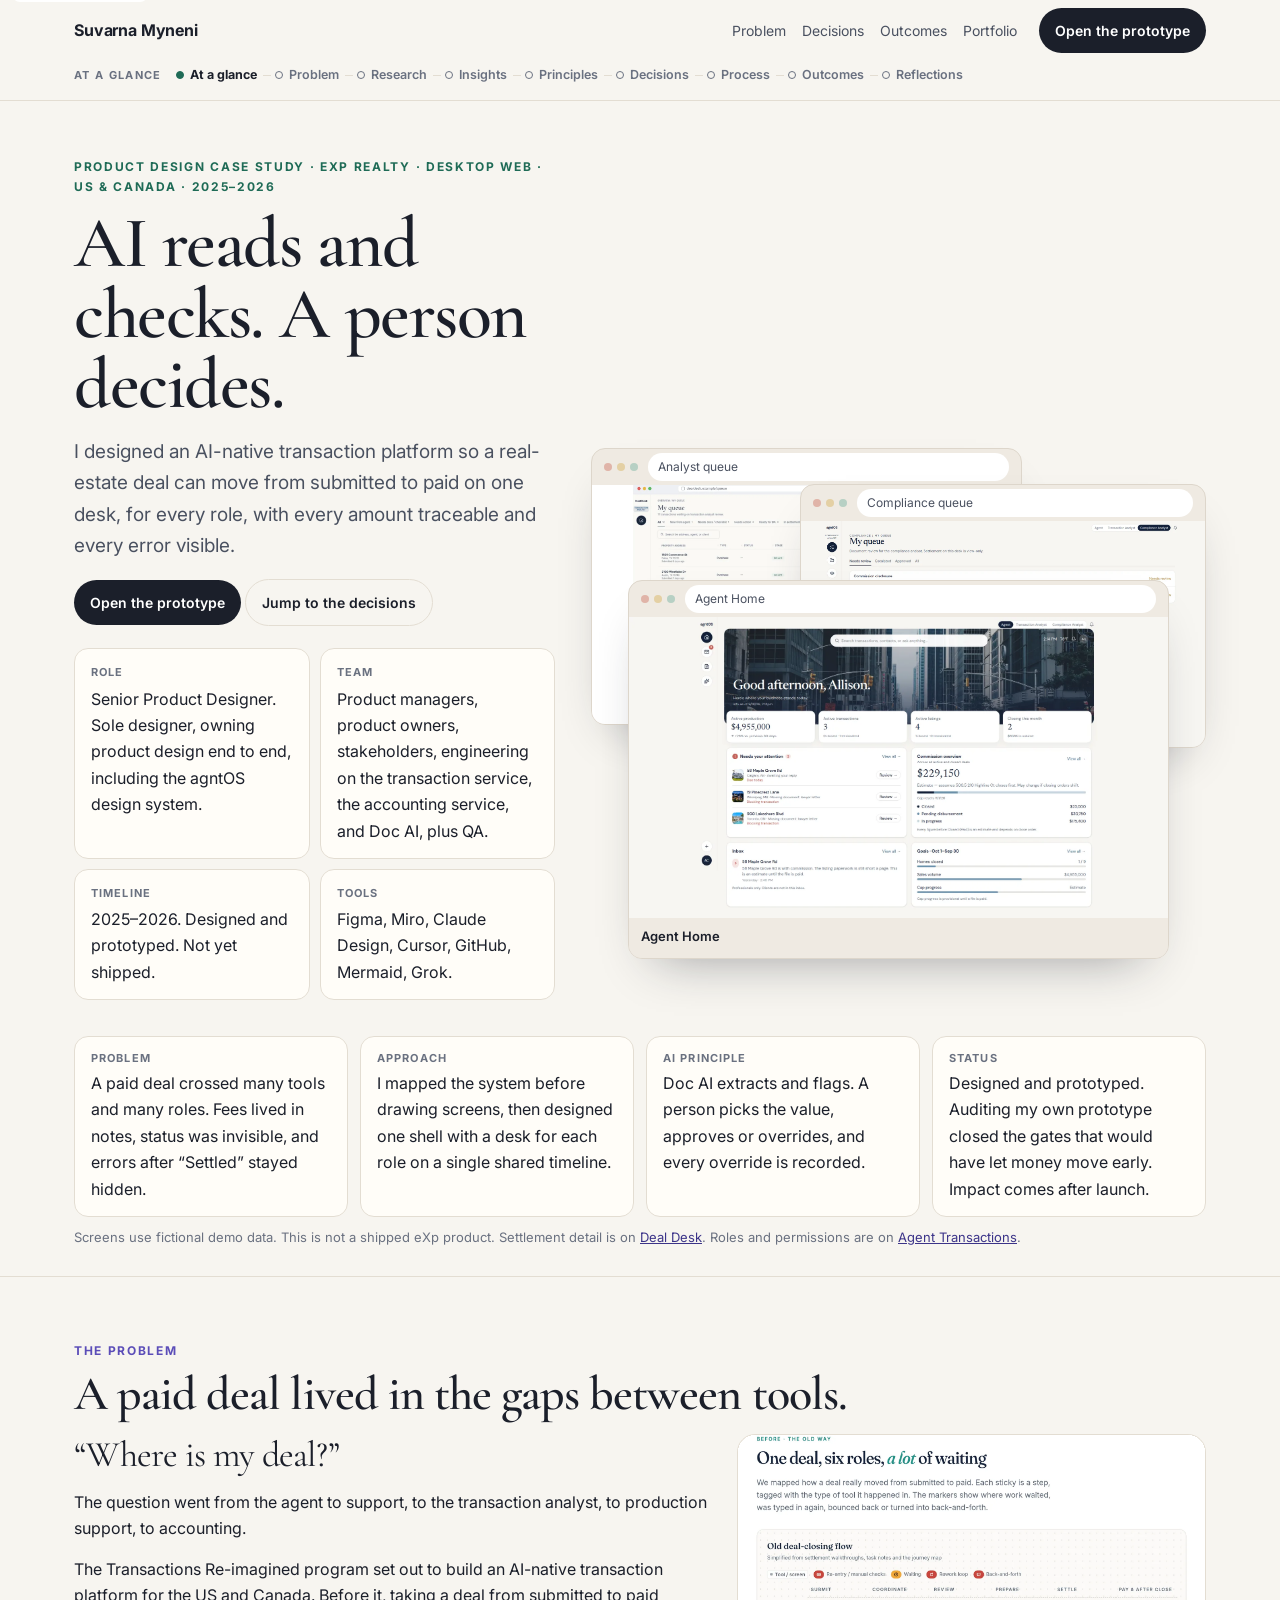
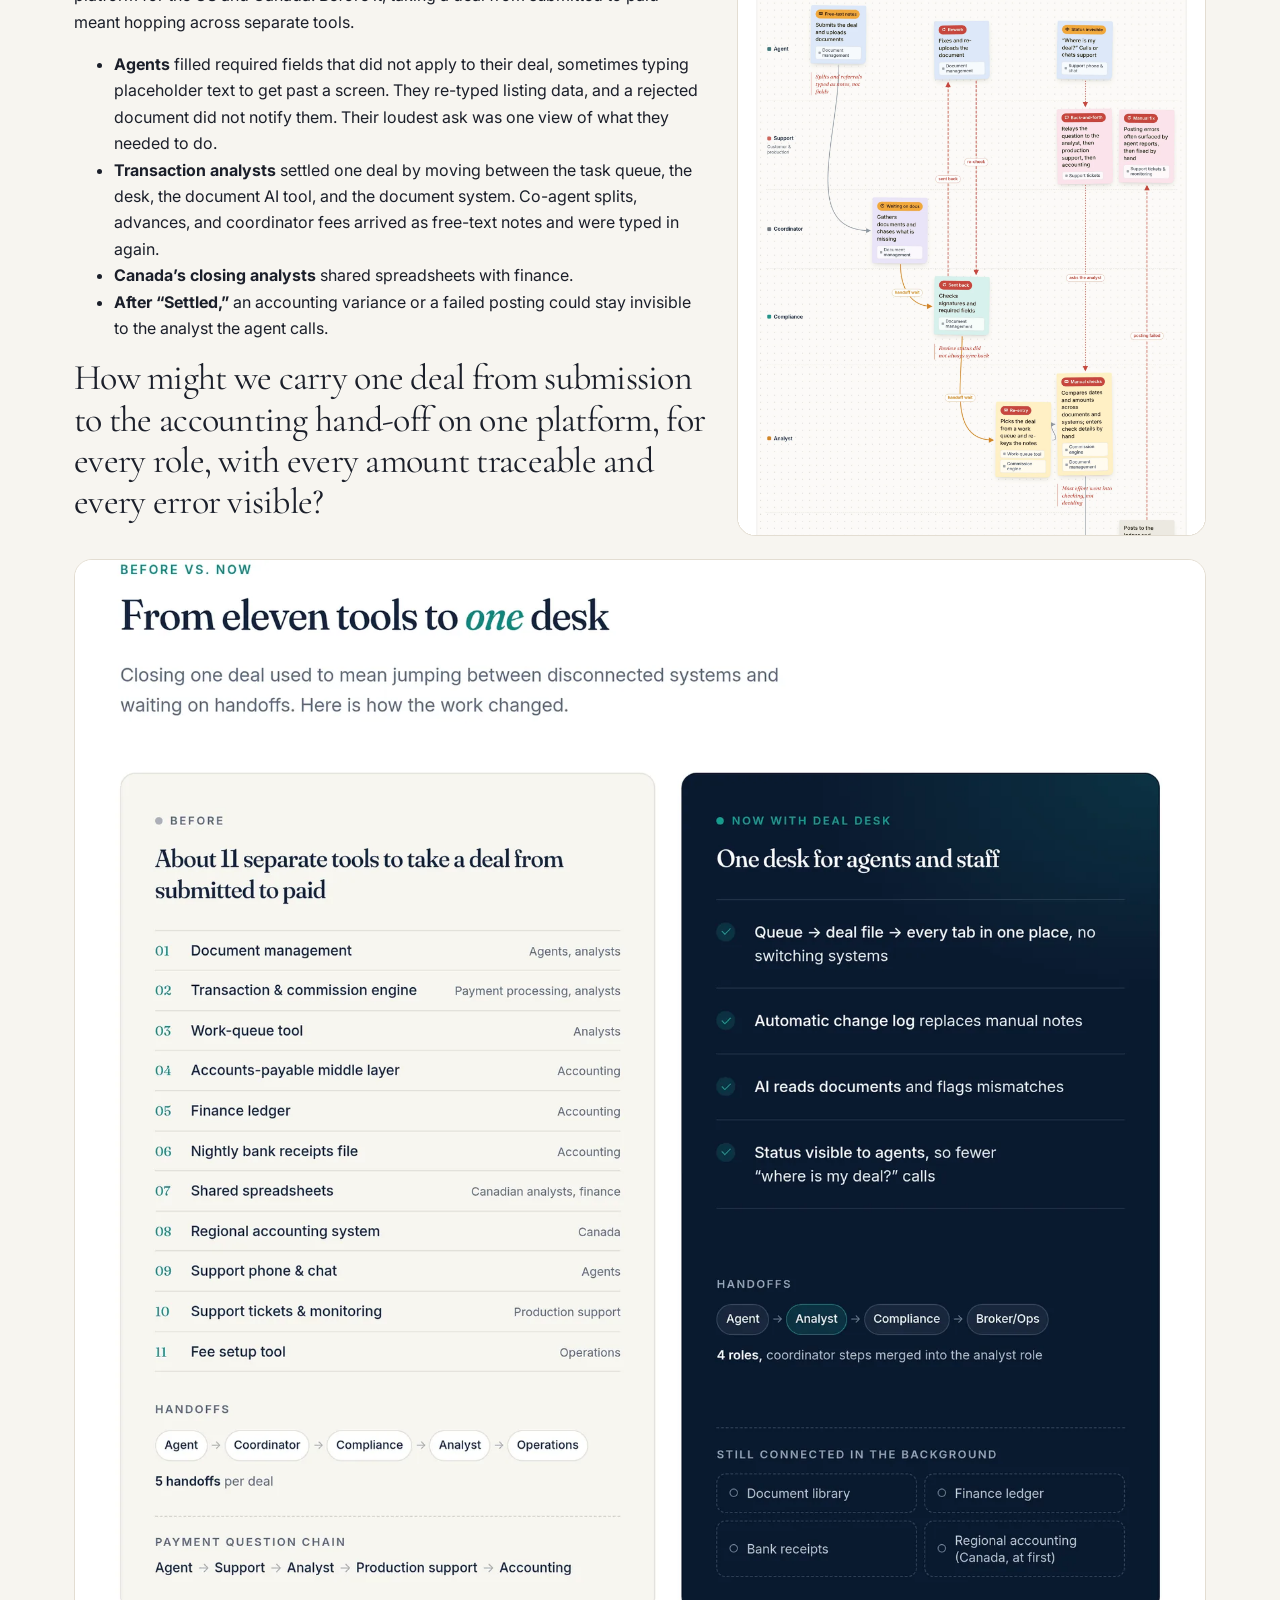
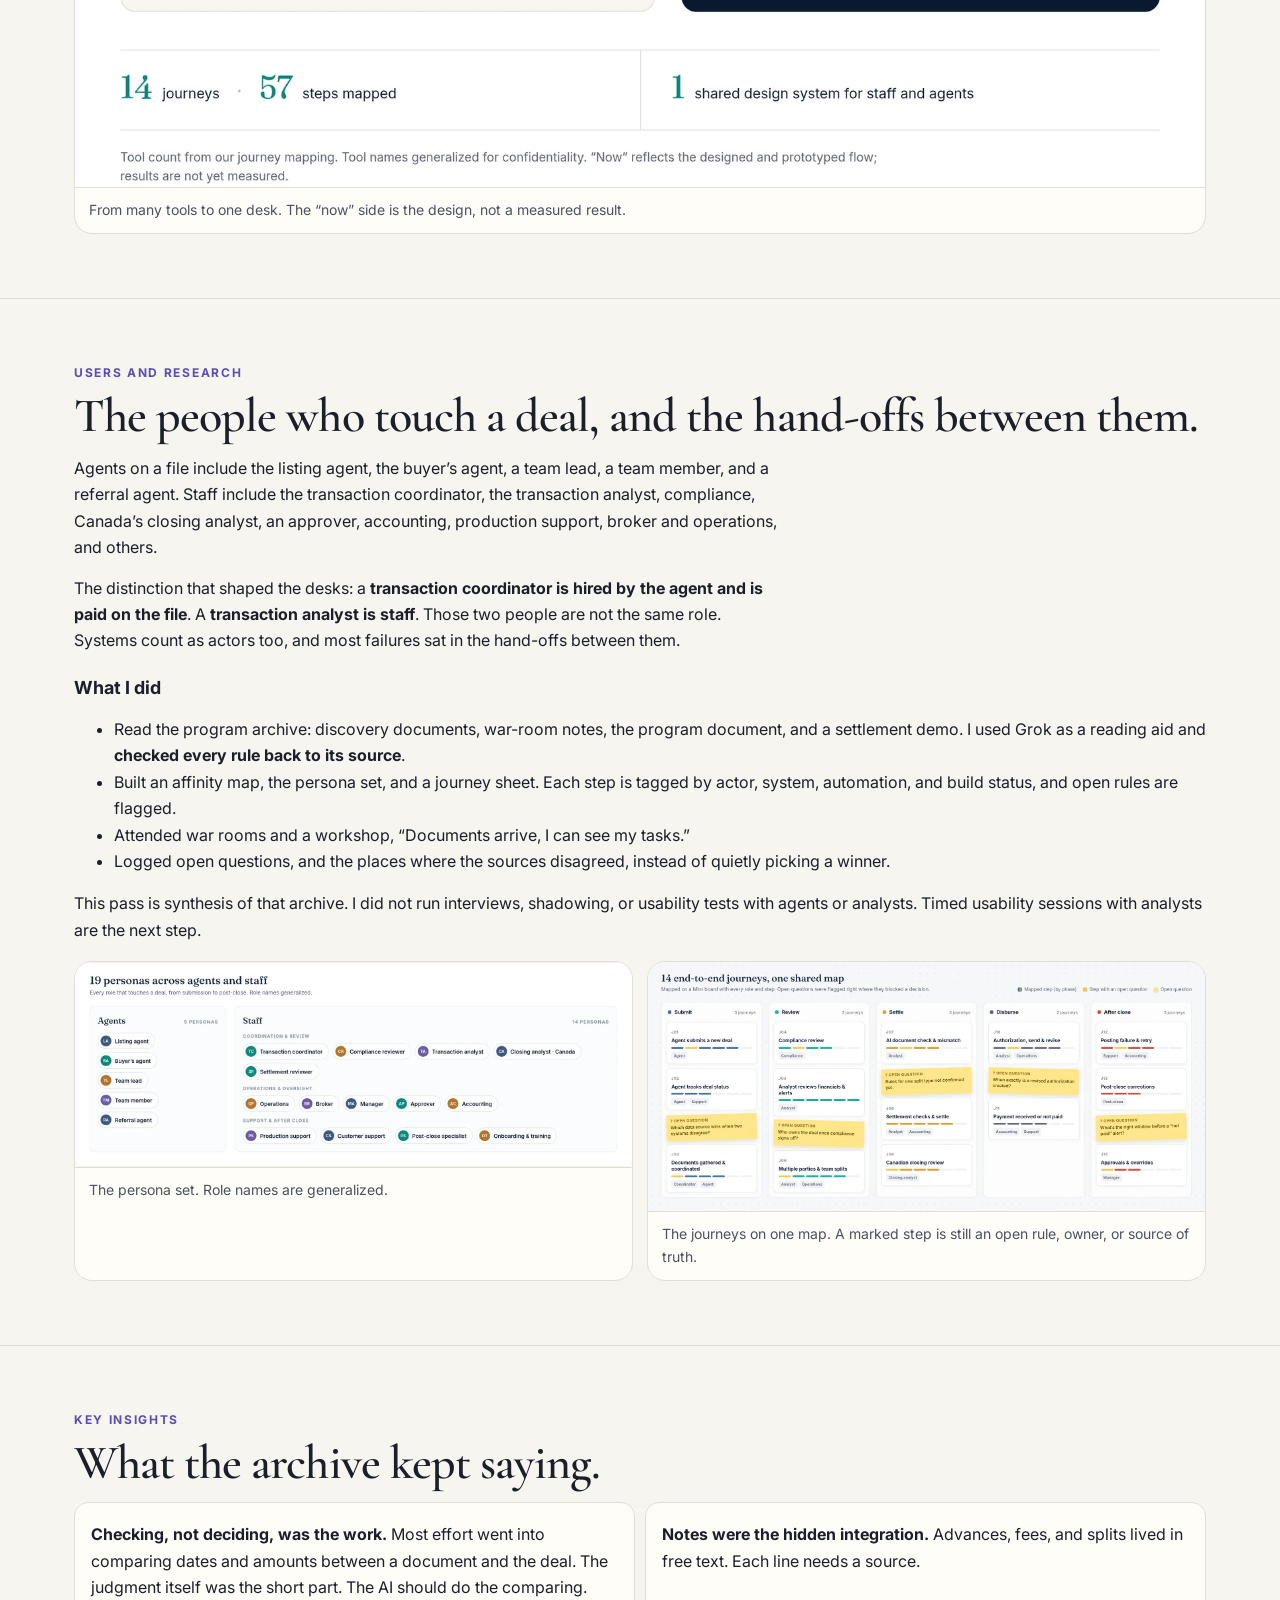
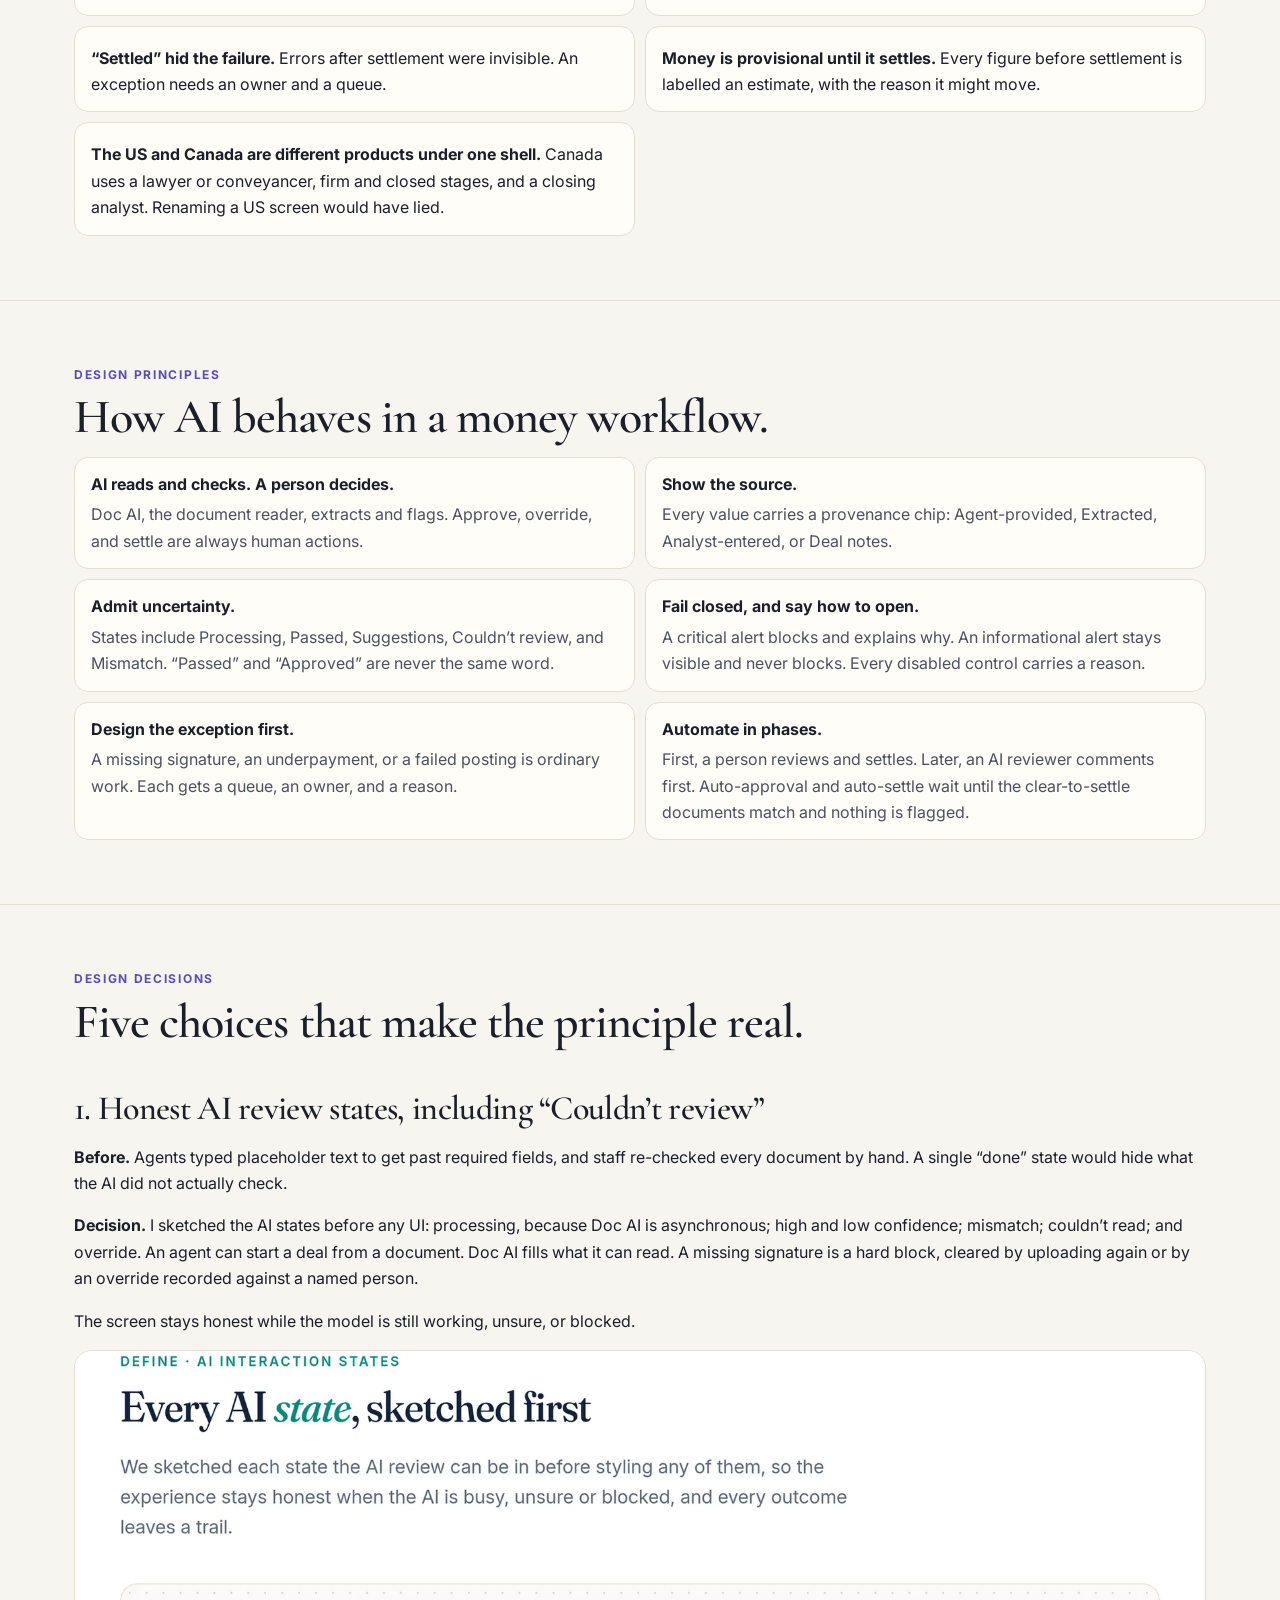
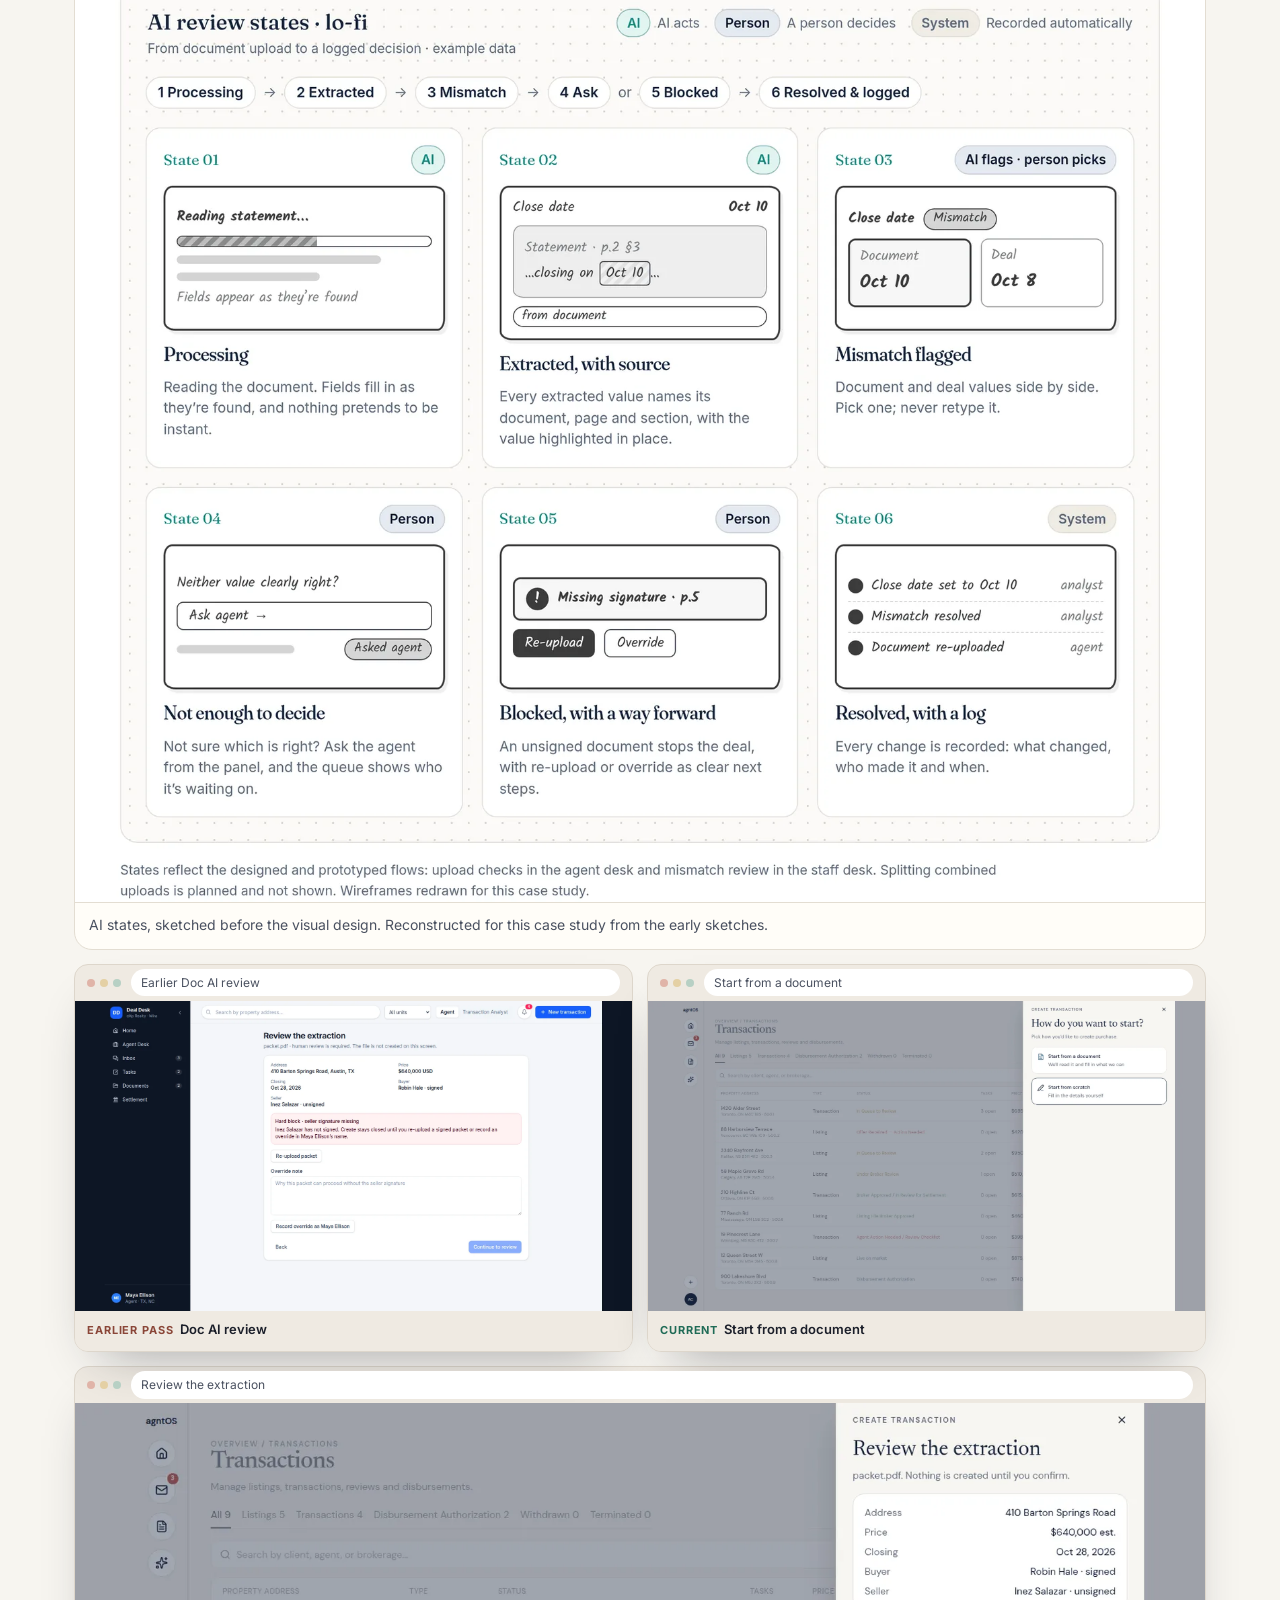
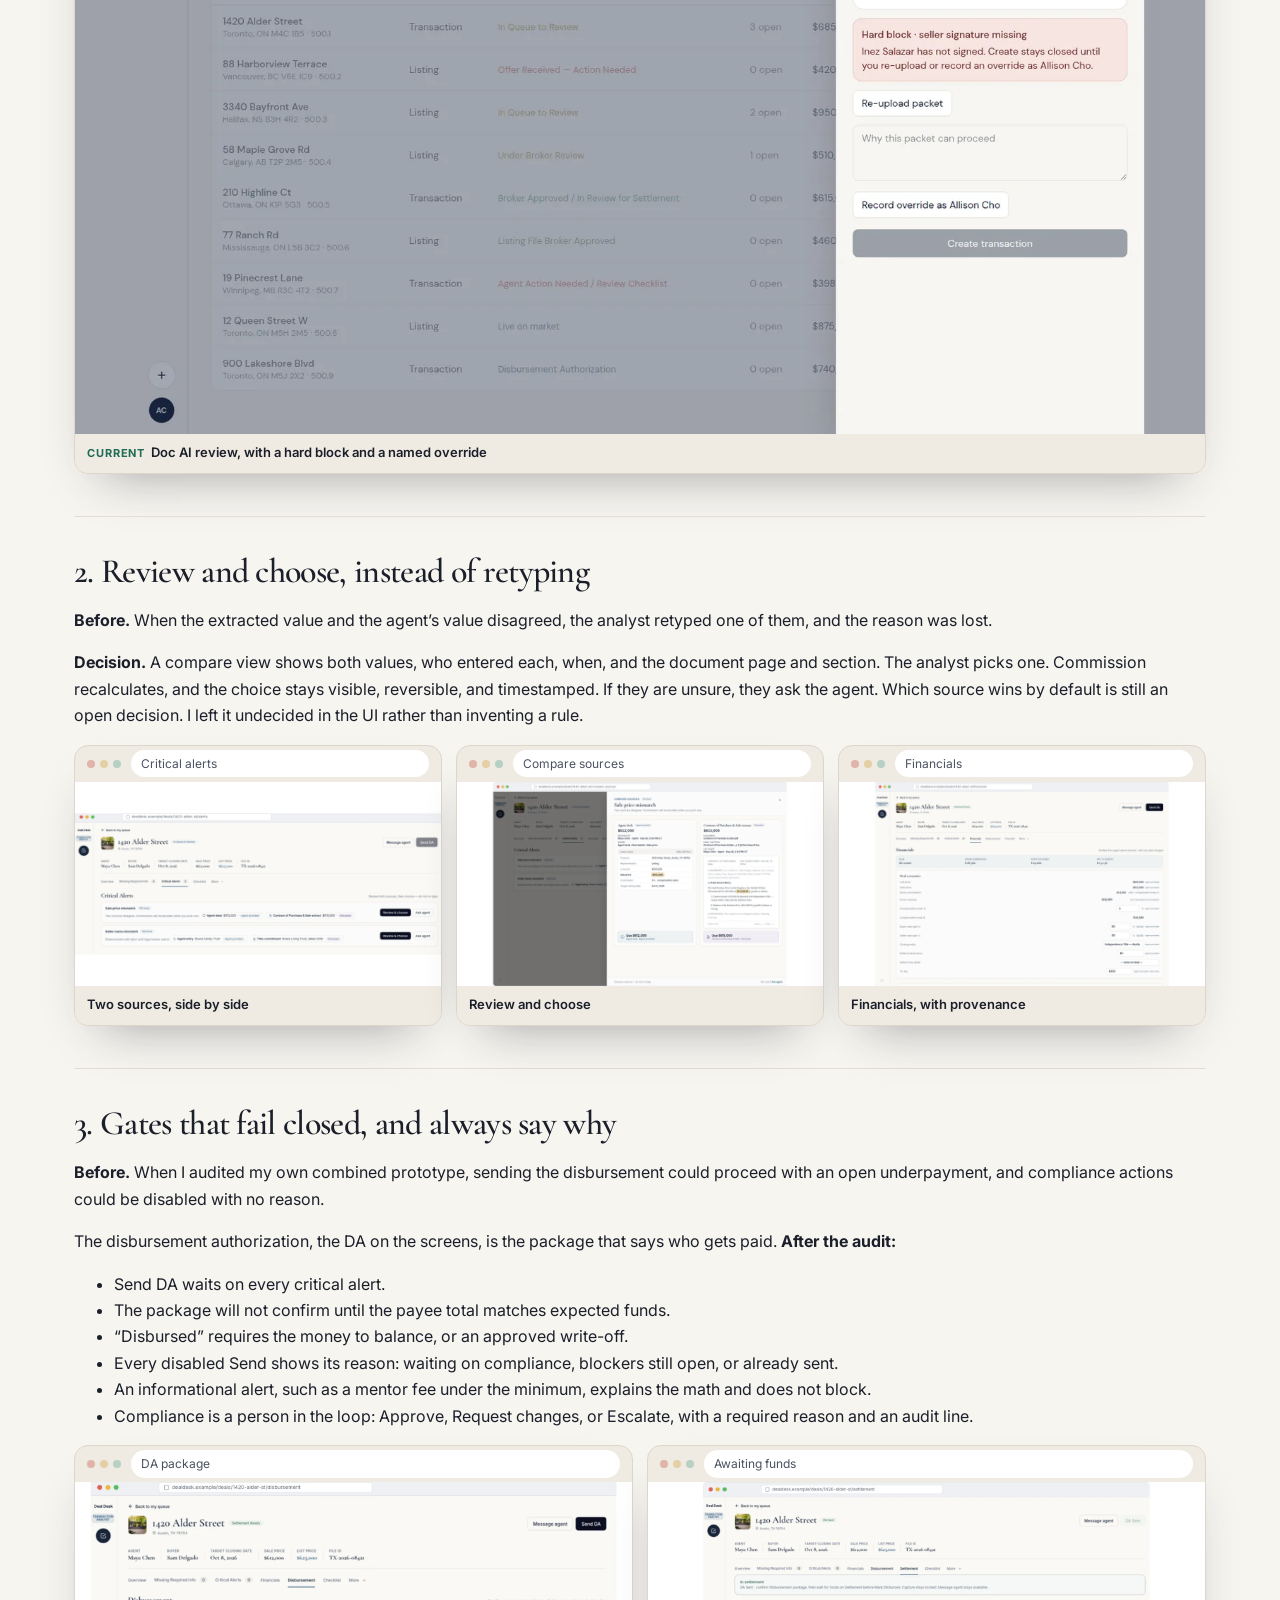
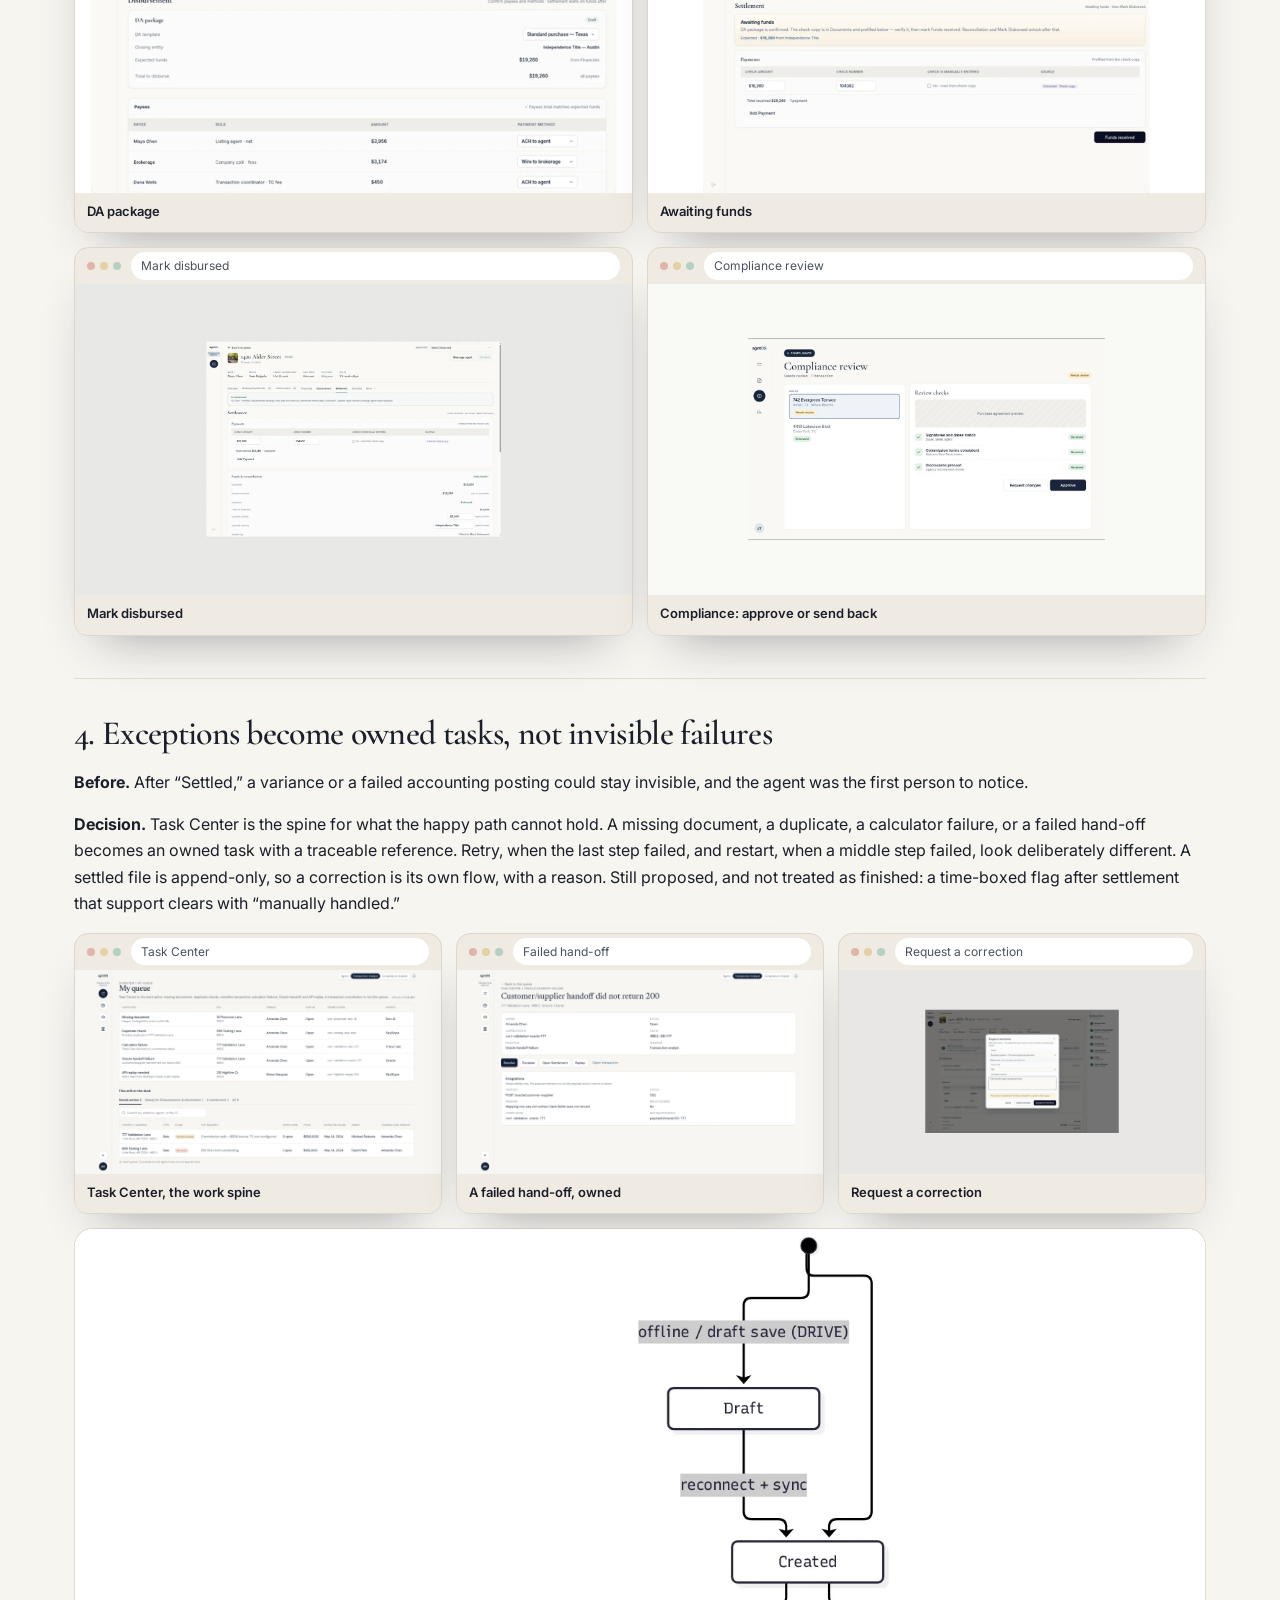
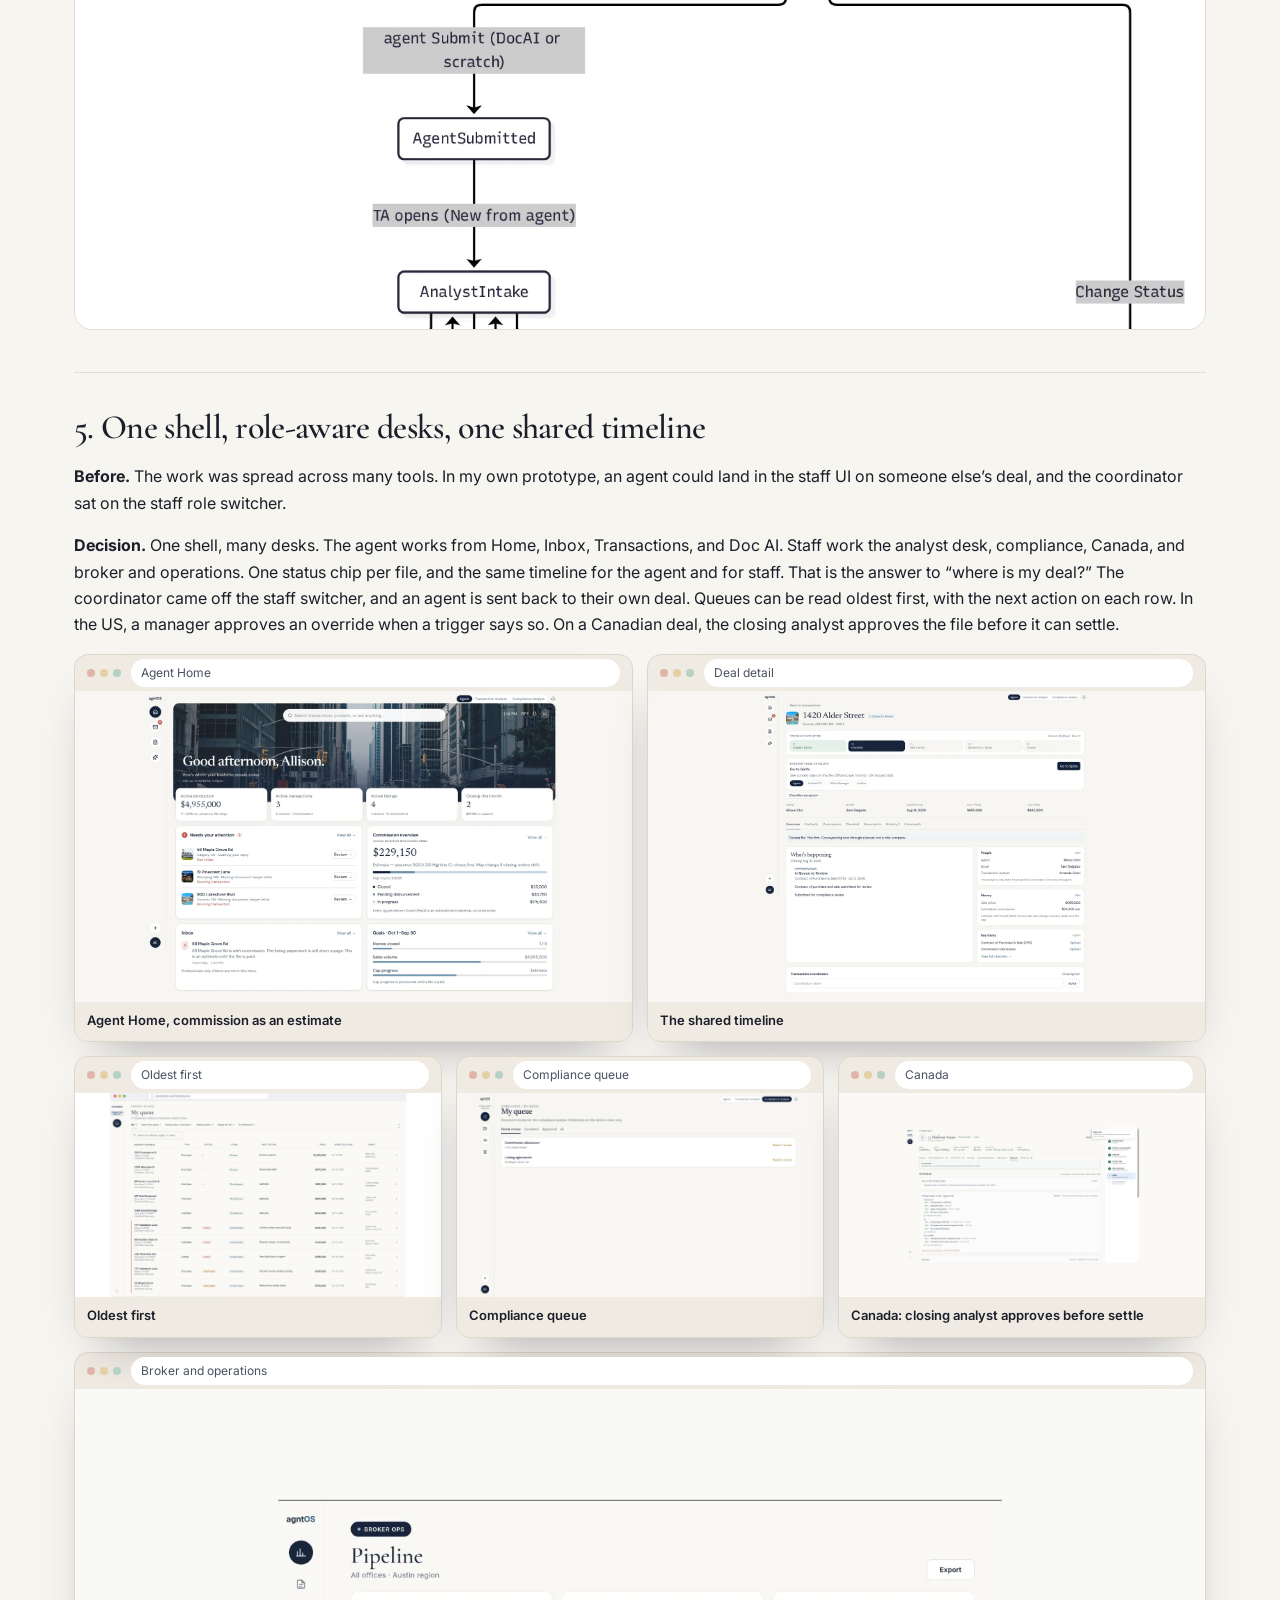
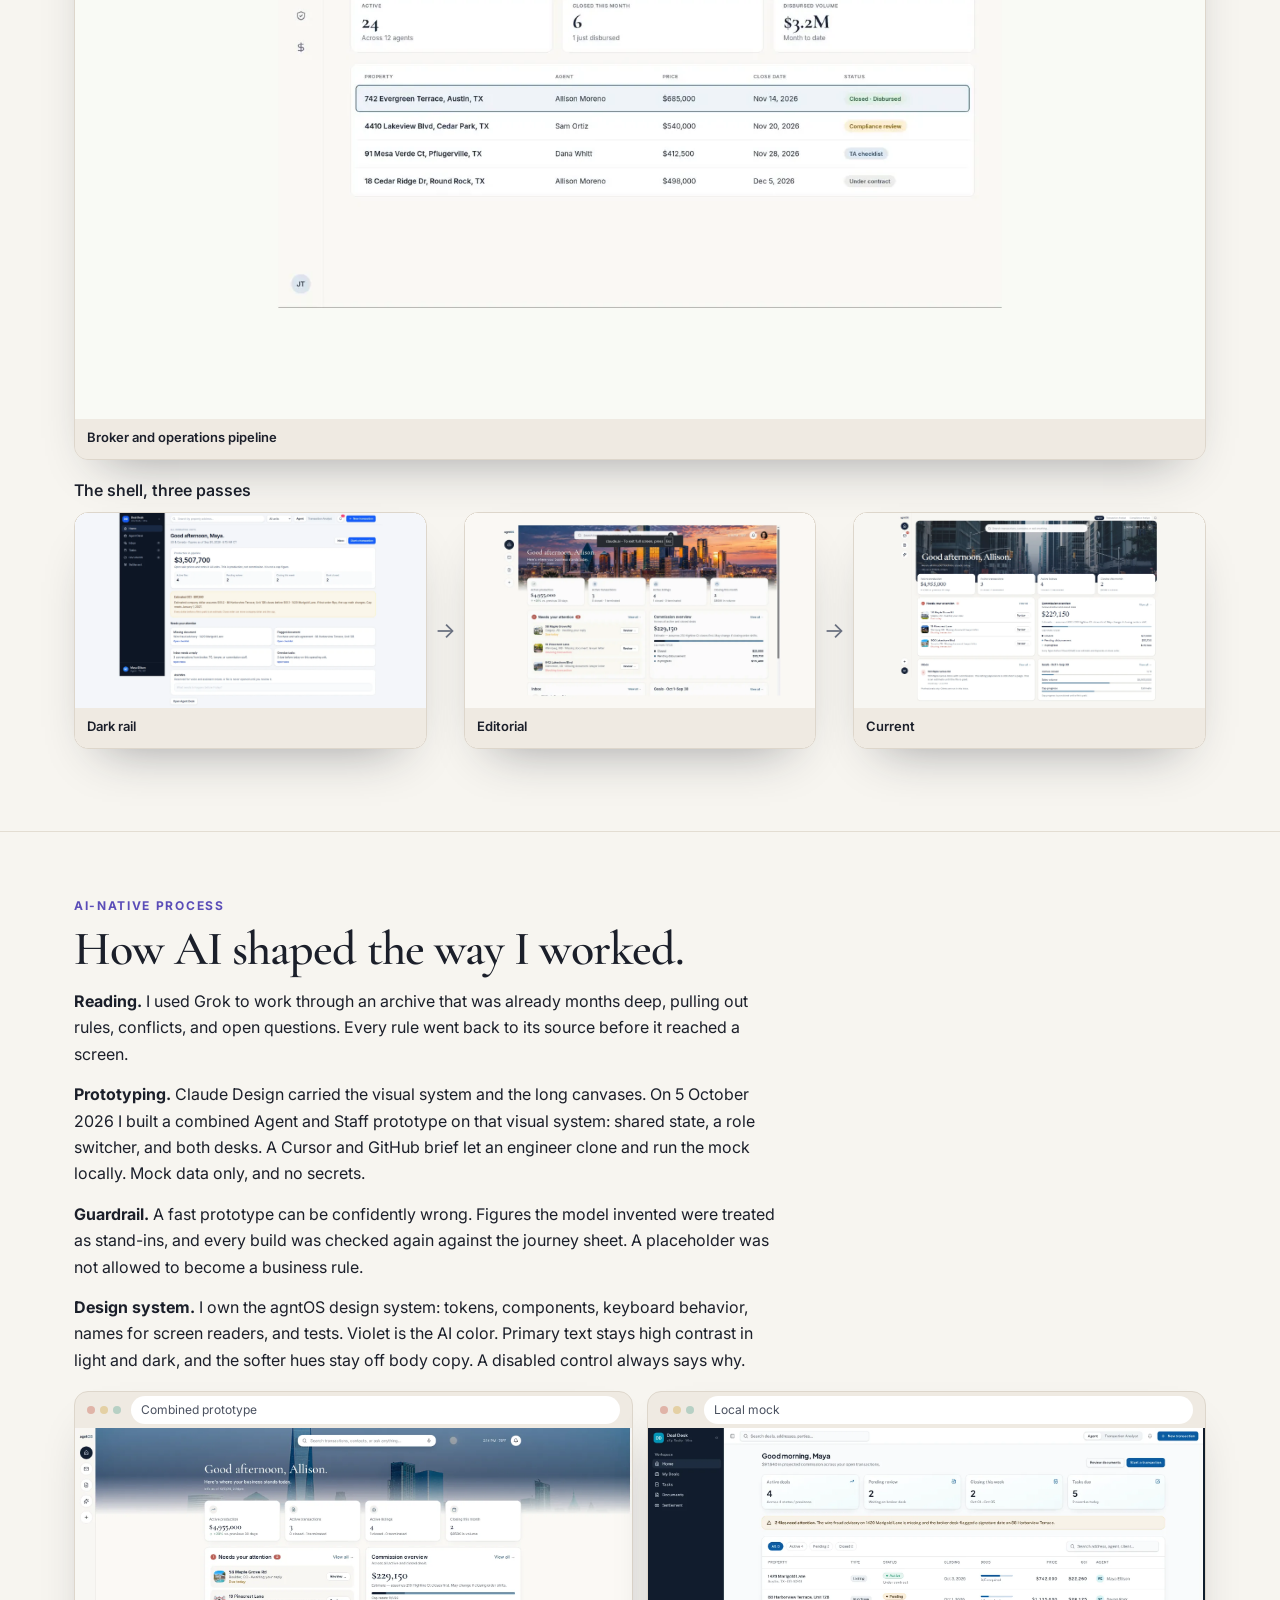
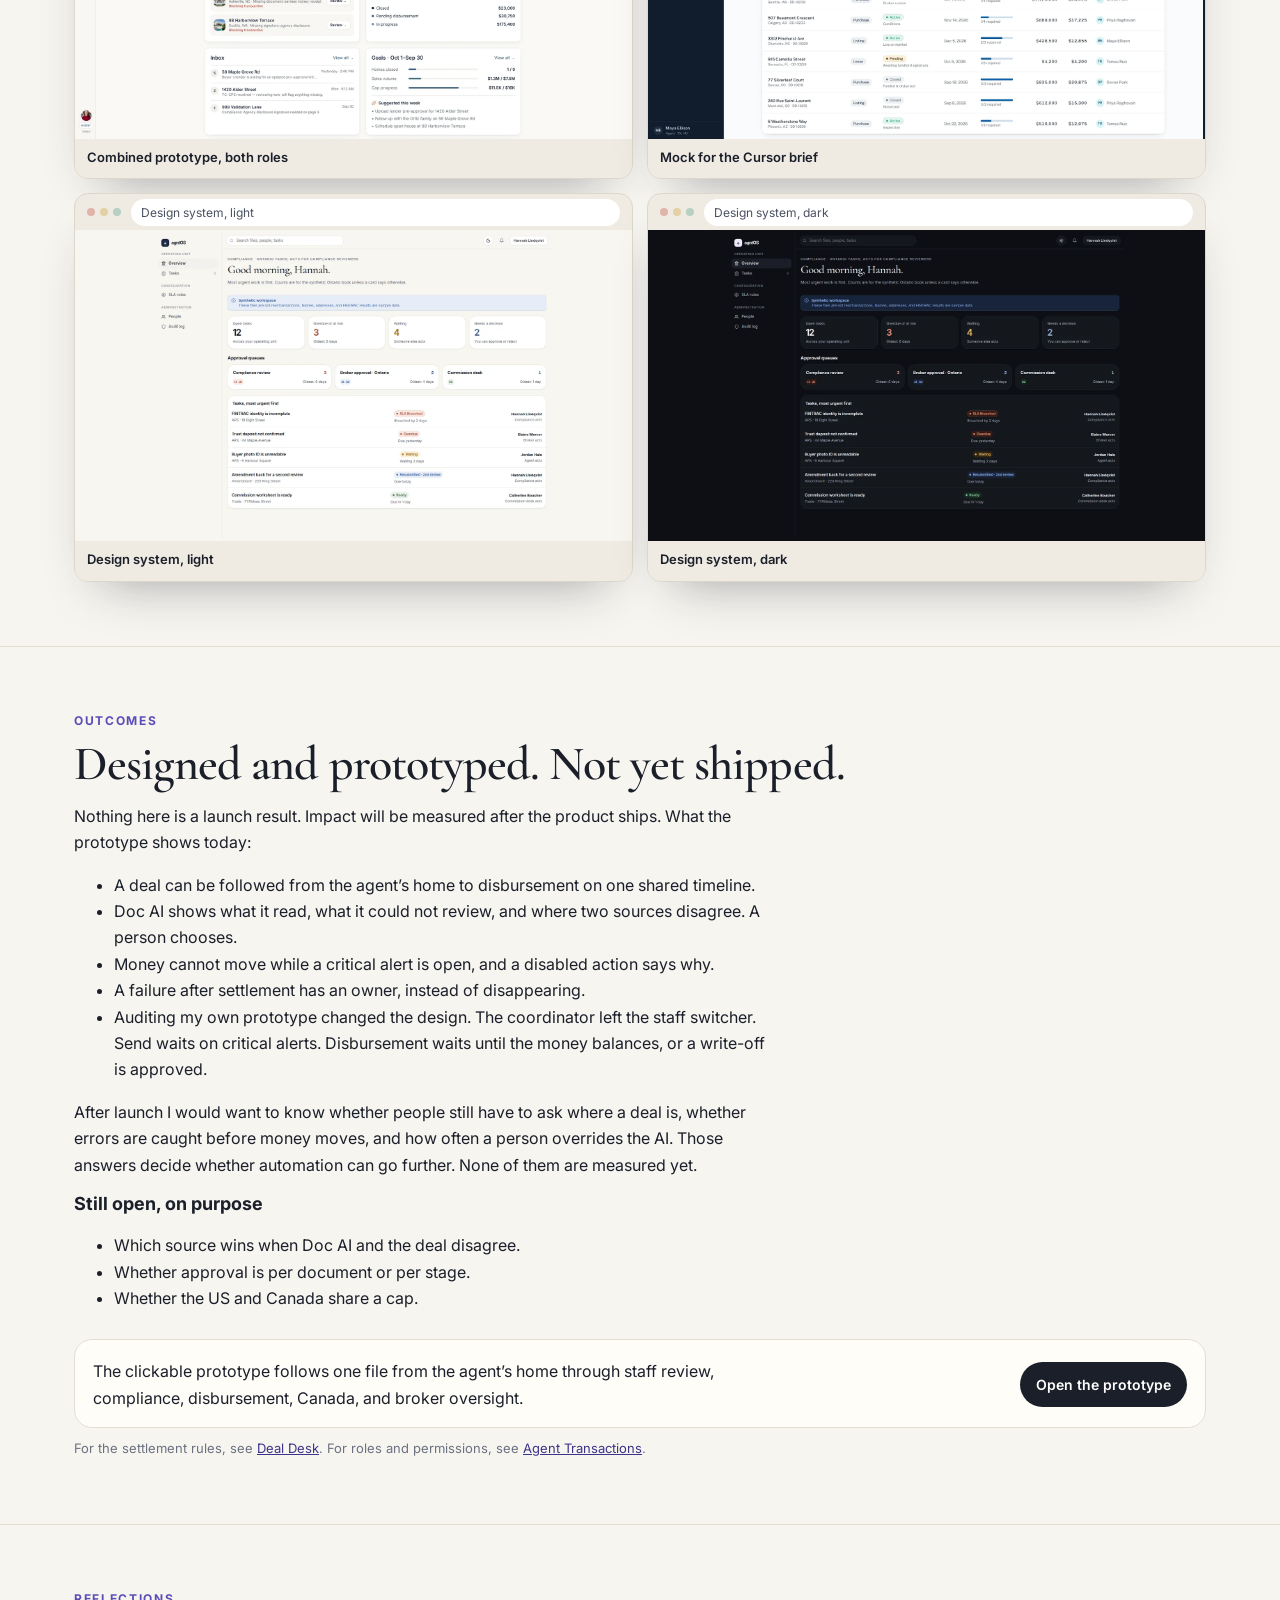
<file: agntos-case-study/index.html>
<!doctype html>
<html lang="en">
<head>
<meta charset="utf-8">
<meta name="viewport" content="width=device-width,initial-scale=1">
<title>agntOS — AI reads and checks. A person decides. · Suvarna Myneni</title>
<meta name="description" content="Case study by Suvarna Myneni: an AI-native real-estate transaction platform where document AI reads and checks, and a person decides. Designed and prototyped for eXp Realty, 2025–2026. Not yet shipped.">
<link rel="canonical" href="https://suvarnamyneni-project.github.io/agntos-case-study/">
<link rel="preconnect" href="https://fonts.googleapis.com">
<link rel="preconnect" href="https://fonts.gstatic.com" crossorigin>
<link href="https://fonts.googleapis.com/css2?family=Cormorant+Garamond:ital,wght@0,500;0,600;1,500&family=Inter:wght@400;500;600;700&display=swap" rel="stylesheet">
<link rel="stylesheet" href="assets/style.css">
</head>
<body>
<a class="skip" href="#main">Skip to content</a>
<div class="sticky-head">
<nav class="top" aria-label="Case study">
  <div class="wrap">
    <a class="brand" href="https://suvarnamyneni-project.github.io">Suvarna Myneni</a>
    <div class="links">
      <a href="#problem">Problem</a>
      <a href="#decisions">Decisions</a>
      <a href="#outcomes">Outcomes</a>
      <a href="https://suvarnamyneni-project.github.io">Portfolio</a>
    </div>
    <a class="btn" href="walkthrough.html">Open the prototype</a>
  </div>
</nav>
<nav class="rail" id="rail" aria-label="On this page">
  <div class="rail-label" id="railLabel">At a glance</div>
  <ol>
    <li><a href="#glance"><i class="dot" aria-hidden="true"></i>At a glance</a></li>
    <li><a href="#problem"><i class="dot" aria-hidden="true"></i>Problem</a></li>
    <li><a href="#research"><i class="dot" aria-hidden="true"></i>Research</a></li>
    <li><a href="#insights"><i class="dot" aria-hidden="true"></i>Insights</a></li>
    <li><a href="#principles"><i class="dot" aria-hidden="true"></i>Principles</a></li>
    <li><a href="#decisions"><i class="dot" aria-hidden="true"></i>Decisions</a></li>
    <li><a href="#process"><i class="dot" aria-hidden="true"></i>Process</a></li>
    <li><a href="#outcomes"><i class="dot" aria-hidden="true"></i>Outcomes</a></li>
    <li><a href="#reflections"><i class="dot" aria-hidden="true"></i>Reflections</a></li>
  </ol>
</nav>
</div>

<header class="hero" id="glance" data-rail="At a glance">
  <div class="wrap">
    <div class="hero-grid">
      <div>
        <p class="eyebrow">Product design case study · eXp Realty · Desktop web · US &amp; Canada · 2025–2026</p>
        <h1>AI reads and checks. A person decides.</h1>
        <p class="lead">I designed an AI-native transaction platform so a real-estate deal can move from submitted to paid on one desk, for every role, with every amount traceable and every error visible.</p>
        <p><a class="btn" href="walkthrough.html">Open the prototype</a> <a class="btn ghost" href="#decisions">Jump to the decisions</a></p>
        <div class="meta">
          <div><b>Role</b>Senior Product Designer. Sole designer, owning product design end to end, including the agntOS design system.</div>
          <div><b>Team</b>Product managers, product owners, stakeholders, engineering on the transaction service, the accounting service, and Doc AI, plus QA.</div>
          <div><b>Timeline</b>2025–2026. Designed and prototyped. Not yet shipped.</div>
          <div><b>Tools</b>Figma, Miro, Claude Design, Cursor, GitHub, Mermaid, Grok.</div>
        </div>
      </div>
      <div class="stack" aria-label="Three desks in the same platform">
        <figure class="win back l">
          <div class="chrome" aria-hidden="true"><span class="dots"><i></i><i></i><i></i></span><span class="omnibox">Analyst queue</span></div>
          <a class="shot" href="walkthrough.html#21"><img src="img/21-ta-desk-queue-oldest-first.webp" alt="Analyst queue sorted oldest first. Each row shows age, a critical or asked-agent chip, and the next action." width="1600" height="893"></a>
          <figcaption><a href="walkthrough.html#21">Analyst queue</a></figcaption>
        </figure>
        <figure class="win back r">
          <div class="chrome" aria-hidden="true"><span class="dots"><i></i><i></i><i></i></span><span class="omnibox">Compliance queue</span></div>
          <a class="shot" href="walkthrough.html#18"><img src="img/18-compliance-queue.webp" alt="Compliance queue of documents waiting for a person. Settlement is view-only for this role." width="1600" height="893"></a>
          <figcaption><a href="walkthrough.html#18">Compliance queue</a></figcaption>
        </figure>
        <figure class="win front">
          <div class="chrome" aria-hidden="true"><span class="dots"><i></i><i></i><i></i></span><span class="omnibox">Agent Home</span></div>
          <a class="shot" href="walkthrough.html#02"><img src="img/02-home-agent-home.webp" alt="Agent Home. Commission is labelled as an estimate until the file is paid." width="1600" height="893" fetchpriority="high"></a>
          <figcaption><a href="walkthrough.html#02">Agent Home</a></figcaption>
        </figure>
      </div>
    </div>
    <div class="tldr" id="summary">
      <article class="card"><h3>Problem</h3><p>A paid deal crossed many tools and many roles. Fees lived in notes, status was invisible, and errors after “Settled” stayed hidden.</p></article>
      <article class="card"><h3>Approach</h3><p>I mapped the system before drawing screens, then designed one shell with a desk for each role on a single shared timeline.</p></article>
      <article class="card"><h3>AI principle</h3><p>Doc AI extracts and flags. A person picks the value, approves or overrides, and every override is recorded.</p></article>
      <article class="card"><h3>Status</h3><p>Designed and prototyped. Auditing my own prototype closed the gates that would have let money move early. Impact comes after launch.</p></article>
    </div>
    <p class="note">Screens use fictional demo data. This is not a shipped eXp product. Settlement detail is on <a href="https://suvarnamyneni-project.github.io/work/deal-desk/">Deal Desk</a>. Roles and permissions are on <a href="https://suvarnamyneni-project.github.io/work/agent-transactions/">Agent Transactions</a>.</p>
  </div>
</header>

<main id="main">

<section id="problem" data-rail="The problem">
  <div class="wrap">
    <p class="kicker">The problem</p>
    <h2>A paid deal lived in the gaps between tools.</h2>
    <div class="split">
      <div class="prose">
        <p class="pull">“Where is my deal?”</p>
        <p>The question went from the agent to support, to the transaction analyst, to production support, to accounting.</p>
        <p>The Transactions Re-imagined program set out to build an AI-native transaction platform for the US and Canada. Before it, taking a deal from submitted to paid meant hopping across separate tools.</p>
        <ul>
          <li><strong>Agents</strong> filled required fields that did not apply to their deal, sometimes typing placeholder text to get past a screen. They re-typed listing data, and a rejected document did not notify them. Their loudest ask was one view of what they needed to do.</li>
          <li><strong>Transaction analysts</strong> settled one deal by moving between the task queue, the desk, the document AI tool, and the document system. Co-agent splits, advances, and coordinator fees arrived as free-text notes and were typed in again.</li>
          <li><strong>Canada’s closing analysts</strong> shared spreadsheets with finance.</li>
          <li><strong>After “Settled,”</strong> an accounting variance or a failed posting could stay invisible to the analyst the agent calls.</li>
        </ul>
        <p class="pull">How might we carry one deal from submission to the accounting hand-off on one platform, for every role, with every amount traceable and every error visible?</p>
      </div>
      <figure class="diagram tall">
        <img loading="lazy" src="art/85-flows-old-flow.webp" alt="Map of today’s deal flow across roles and systems, from the agent through staff tools to payment.">
        <figcaption>Today’s deal flow across roles and systems. Scroll inside the frame to read the map.</figcaption>
      </figure>
    </div>
    <figure class="diagram" style="margin-top:22px">
      <img loading="lazy" src="art/83-research-tool-audit-eleven-to-one.webp" alt="Before and after panel. Before: many separate tools and a chain of hand-offs from the agent to accounting. After: one desk for agents and staff. The footnote says the after side is the designed prototype and results are not measured.">
      <figcaption>From many tools to one desk. The “now” side is the design, not a measured result.</figcaption>
    </figure>
  </div>
</section>

<section id="research" data-rail="Users and research">
  <div class="wrap">
    <p class="kicker">Users and research</p>
    <h2>The people who touch a deal, and the hand-offs between them.</h2>
    <div class="prose">
      <p>Agents on a file include the listing agent, the buyer’s agent, a team lead, a team member, and a referral agent. Staff include the transaction coordinator, the transaction analyst, compliance, Canada’s closing analyst, an approver, accounting, production support, broker and operations, and others.</p>
      <p>The distinction that shaped the desks: a <strong>transaction coordinator is hired by the agent and is paid on the file</strong>. A <strong>transaction analyst is staff</strong>. Those two people are not the same role. Systems count as actors too, and most failures sat in the hand-offs between them.</p>
    </div>
    <h3 style="margin-top:22px">What I did</h3>
    <ul>
      <li>Read the program archive: discovery documents, war-room notes, the program document, and a settlement demo. I used Grok as a reading aid and <strong>checked every rule back to its source</strong>.</li>
      <li>Built an affinity map, the persona set, and a journey sheet. Each step is tagged by actor, system, automation, and build status, and open rules are flagged.</li>
      <li>Attended war rooms and a workshop, “Documents arrive, I can see my tasks.”</li>
      <li>Logged open questions, and the places where the sources disagreed, instead of quietly picking a winner.</li>
    </ul>
    <p>This pass is synthesis of that archive. I did not run interviews, shadowing, or usability tests with agents or analysts. Timed usability sessions with analysts are the next step.</p>
    <div class="frames two" style="margin-top:18px">
      <figure class="diagram">
        <img loading="lazy" src="art/81-research-personas.webp" alt="Persona set for the people who touch a deal, from listing and buyer’s agents through staff roles such as analyst, compliance, closing, accounting, and support.">
        <figcaption>The persona set. Role names are generalized.</figcaption>
      </figure>
      <figure class="diagram">
        <img loading="lazy" src="art/80-research-journey-map.webp" alt="Journey map from submit through review, settlement, disbursement, and after close. Marked steps are places where a rule, an owner, or a source of truth was still open.">
        <figcaption>The journeys on one map. A marked step is still an open rule, owner, or source of truth.</figcaption>
      </figure>
    </div>
  </div>
</section>

<section id="insights" data-rail="Key insights">
  <div class="wrap">
    <p class="kicker">Key insights</p>
    <h2>What the archive kept saying.</h2>
    <div class="themes">
      <article>
        <p><strong>Checking, not deciding, was the work.</strong> Most effort went into comparing dates and amounts between a document and the deal. The judgment itself was the short part. The AI should do the comparing.</p>
      </article>
      <article>
        <p><strong>Notes were the hidden integration.</strong> Advances, fees, and splits lived in free text. Each line needs a source.</p>
      </article>
      <article>
        <p><strong>“Settled” hid the failure.</strong> Errors after settlement were invisible. An exception needs an owner and a queue.</p>
      </article>
      <article>
        <p><strong>Money is provisional until it settles.</strong> Every figure before settlement is labelled an estimate, with the reason it might move.</p>
      </article>
      <article>
        <p><strong>The US and Canada are different products under one shell.</strong> Canada uses a lawyer or conveyancer, firm and closed stages, and a closing analyst. Renaming a US screen would have lied.</p>
      </article>
    </div>
  </div>
</section>

<section id="principles" data-rail="AI principles">
  <div class="wrap">
    <p class="kicker">Design principles</p>
    <h2>How AI behaves in a money workflow.</h2>
    <div class="rules">
      <article>
        <h3>AI reads and checks. A person decides.</h3>
        <p>Doc AI, the document reader, extracts and flags. Approve, override, and settle are always human actions.</p>
      </article>
      <article>
        <h3>Show the source.</h3>
        <p>Every value carries a provenance chip: Agent-provided, Extracted, Analyst-entered, or Deal notes.</p>
      </article>
      <article>
        <h3>Admit uncertainty.</h3>
        <p>States include Processing, Passed, Suggestions, Couldn’t review, and Mismatch. “Passed” and “Approved” are never the same word.</p>
      </article>
      <article>
        <h3>Fail closed, and say how to open.</h3>
        <p>A critical alert blocks and explains why. An informational alert stays visible and never blocks. Every disabled control carries a reason.</p>
      </article>
      <article>
        <h3>Design the exception first.</h3>
        <p>A missing signature, an underpayment, or a failed posting is ordinary work. Each gets a queue, an owner, and a reason.</p>
      </article>
      <article>
        <h3>Automate in phases.</h3>
        <p>First, a person reviews and settles. Later, an AI reviewer comments first. Auto-approval and auto-settle wait until the clear-to-settle documents match and nothing is flagged.</p>
      </article>
    </div>
  </div>
</section>

<section id="decisions" data-rail="Design decisions">
  <div class="wrap">
    <p class="kicker">Design decisions</p>
    <h2>Five choices that make the principle real.</h2>

    <article class="decision" id="decision-states">
      <h3>1. Honest AI review states, including “Couldn’t review”</h3>
      <p><strong>Before.</strong> Agents typed placeholder text to get past required fields, and staff re-checked every document by hand. A single “done” state would hide what the AI did not actually check.</p>
      <p><strong>Decision.</strong> I sketched the AI states before any UI: processing, because Doc AI is asynchronous; high and low confidence; mismatch; couldn’t read; and override. An agent can start a deal from a document. Doc AI fills what it can read. A missing signature is a hard block, cleared by uploading again or by an override recorded against a named person.</p>
      <p>The screen stays honest while the model is still working, unsure, or blocked.</p>
      <figure class="diagram" style="margin-top:16px">
        <img loading="lazy" src="art/92-wireframes-ai-interaction-states.webp" alt="Lo-fi sketch of six AI review states: processing, extracted with a source, mismatch, ask the agent, blocked on a missing signature, and resolved with a log. Each state is marked as AI, person, or system.">
        <figcaption>AI states, sketched before the visual design. Reconstructed for this case study from the early sketches.</figcaption>
      </figure>
      <div class="frames two" style="margin-top:14px">
        <figure class="win">
          <div class="chrome" aria-hidden="true"><span class="dots"><i></i><i></i><i></i></span><span class="omnibox">Earlier Doc AI review</span></div>
          <a class="shot" href="walkthrough.html#77"><img loading="lazy" src="img/77-evolution-docai-dark-rail.webp" alt="Earlier visual pass of document review. A missing seller signature blocks create until someone re-uploads or records an override in a named person’s name." width="1600" height="893"></a>
          <figcaption><span class="tag before">Earlier pass</span><a href="walkthrough.html#77">Doc AI review</a></figcaption>
        </figure>
        <figure class="win">
          <div class="chrome" aria-hidden="true"><span class="dots"><i></i><i></i><i></i></span><span class="omnibox">Start from a document</span></div>
          <a class="shot" href="walkthrough.html#05"><img loading="lazy" src="img/05-create-how-to-start.webp" alt="New transaction panel offering start from a document, read by Doc AI, or start from scratch." width="1600" height="893"></a>
          <figcaption><span class="tag after">Current</span><a href="walkthrough.html#05">Start from a document</a></figcaption>
        </figure>
      </div>
      <figure class="win" style="margin-top:14px">
        <div class="chrome" aria-hidden="true"><span class="dots"><i></i><i></i><i></i></span><span class="omnibox">Review the extraction</span></div>
        <a class="shot" href="walkthrough.html#06"><img loading="lazy" src="img/06-docai-review-extraction.webp" alt="Review the extraction. Price is marked as an estimate, the buyer is signed, the seller is not, and Create stays closed until re-upload or a named override." width="1600" height="893"></a>
        <figcaption><span class="tag after">Current</span><a href="walkthrough.html#06">Doc AI review, with a hard block and a named override</a></figcaption>
      </figure>
    </article>

    <article class="decision" id="decision-choose">
      <h3>2. Review and choose, instead of retyping</h3>
      <p><strong>Before.</strong> When the extracted value and the agent’s value disagreed, the analyst retyped one of them, and the reason was lost.</p>
      <p><strong>Decision.</strong> A compare view shows both values, who entered each, when, and the document page and section. The analyst picks one. Commission recalculates, and the choice stays visible, reversible, and timestamped. If they are unsure, they ask the agent. Which source wins by default is still an open decision. I left it undecided in the UI rather than inventing a rule.</p>
      <div class="frames three" style="margin-top:16px">
        <figure class="win">
          <div class="chrome" aria-hidden="true"><span class="dots"><i></i><i></i><i></i></span><span class="omnibox">Critical alerts</span></div>
          <a class="shot" href="walkthrough.html#24"><img loading="lazy" src="img/24-ta-desk-critical-alerts.webp" alt="Critical alerts listing mismatches. Each one shows the agent-provided value and the extracted value, with source chips, before anyone acts." width="1600" height="893"></a>
          <figcaption><a href="walkthrough.html#24">Two sources, side by side</a></figcaption>
        </figure>
        <figure class="win">
          <div class="chrome" aria-hidden="true"><span class="dots"><i></i><i></i><i></i></span><span class="omnibox">Compare sources</span></div>
          <a class="shot" href="walkthrough.html#25"><img loading="lazy" src="img/25-ta-desk-review-and-choose.webp" alt="Compare view for a sale-price mismatch. Each side names who entered it and the contract page. The analyst chooses one value and does not retype." width="1600" height="893"></a>
          <figcaption><a href="walkthrough.html#25">Review and choose</a></figcaption>
        </figure>
        <figure class="win">
          <div class="chrome" aria-hidden="true"><span class="dots"><i></i><i></i><i></i></span><span class="omnibox">Financials</span></div>
          <a class="shot" href="walkthrough.html#32"><img loading="lazy" src="img/32-financials-prefilled.webp" alt="Financials prefilled from the agent desk and extracts. Each line has a source chip, and the analyst edits only what changed." width="1600" height="893"></a>
          <figcaption><a href="walkthrough.html#32">Financials, with provenance</a></figcaption>
        </figure>
      </div>
    </article>

    <article class="decision" id="decision-gates">
      <h3>3. Gates that fail closed, and always say why</h3>
      <p><strong>Before.</strong> When I audited my own combined prototype, sending the disbursement could proceed with an open underpayment, and compliance actions could be disabled with no reason.</p>
      <p>The disbursement authorization, the DA on the screens, is the package that says who gets paid. <strong>After the audit:</strong></p>
      <ul>
        <li>Send DA waits on every critical alert.</li>
        <li>The package will not confirm until the payee total matches expected funds.</li>
        <li>“Disbursed” requires the money to balance, or an approved write-off.</li>
        <li>Every disabled Send shows its reason: waiting on compliance, blockers still open, or already sent.</li>
        <li>An informational alert, such as a mentor fee under the minimum, explains the math and does not block.</li>
        <li>Compliance is a person in the loop: Approve, Request changes, or Escalate, with a required reason and an audit line.</li>
      </ul>
      <div class="frames two" style="margin-top:16px">
        <figure class="win">
          <div class="chrome" aria-hidden="true"><span class="dots"><i></i><i></i><i></i></span><span class="omnibox">DA package</span></div>
          <a class="shot" href="walkthrough.html#37"><img loading="lazy" src="img/37-disbursement-da-package.webp" alt="Disbursement package listing payees, roles, amounts, and methods. Confirm stays shut until the payee total matches expected funds." width="1600" height="893"></a>
          <figcaption><a href="walkthrough.html#37">DA package</a></figcaption>
        </figure>
        <figure class="win">
          <div class="chrome" aria-hidden="true"><span class="dots"><i></i><i></i><i></i></span><span class="omnibox">Awaiting funds</span></div>
          <a class="shot" href="walkthrough.html#40"><img loading="lazy" src="img/40-settlement-awaiting-funds.webp" alt="Settlement awaiting funds. Check details are prefilled from the check copy, and variance reads balanced only when actual equals expected." width="1600" height="893"></a>
          <figcaption><a href="walkthrough.html#40">Awaiting funds</a></figcaption>
        </figure>
        <figure class="win">
          <div class="chrome" aria-hidden="true"><span class="dots"><i></i><i></i><i></i></span><span class="omnibox">Mark disbursed</span></div>
          <a class="shot" href="walkthrough.html#42"><img loading="lazy" src="img/42-settlement-mark-disbursed.webp" alt="Mark disbursed is available only once funds balance and the dates match." width="1600" height="893"></a>
          <figcaption><a href="walkthrough.html#42">Mark disbursed</a></figcaption>
        </figure>
        <figure class="win">
          <div class="chrome" aria-hidden="true"><span class="dots"><i></i><i></i><i></i></span><span class="omnibox">Compliance review</span></div>
          <a class="shot" href="walkthrough.html#20"><img loading="lazy" src="img/20-compliance-approve.webp" alt="Compliance review. Approve sends the file on. Request changes sends it back. The action requires a person." width="1600" height="893"></a>
          <figcaption><a href="walkthrough.html#20">Compliance: approve or send back</a></figcaption>
        </figure>
      </div>
    </article>

    <article class="decision" id="decision-exceptions">
      <h3>4. Exceptions become owned tasks, not invisible failures</h3>
      <p><strong>Before.</strong> After “Settled,” a variance or a failed accounting posting could stay invisible, and the agent was the first person to notice.</p>
      <p><strong>Decision.</strong> Task Center is the spine for what the happy path cannot hold. A missing document, a duplicate, a calculator failure, or a failed hand-off becomes an owned task with a traceable reference. Retry, when the last step failed, and restart, when a middle step failed, look deliberately different. A settled file is append-only, so a correction is its own flow, with a reason. Still proposed, and not treated as finished: a time-boxed flag after settlement that support clears with “manually handled.”</p>
      <div class="frames three" style="margin-top:16px">
        <figure class="win">
          <div class="chrome" aria-hidden="true"><span class="dots"><i></i><i></i><i></i></span><span class="omnibox">Task Center</span></div>
          <a class="shot" href="walkthrough.html#14"><img loading="lazy" src="img/14-task-center-work-spine.webp" alt="Task Center. Missing documents, duplicates, calculator failures, and failed hand-offs are owned tasks above the files still on the desk." width="1600" height="893"></a>
          <figcaption><a href="walkthrough.html#14">Task Center, the work spine</a></figcaption>
        </figure>
        <figure class="win">
          <div class="chrome" aria-hidden="true"><span class="dots"><i></i><i></i><i></i></span><span class="omnibox">Failed hand-off</span></div>
          <a class="shot" href="walkthrough.html#15"><img loading="lazy" src="img/15-task-center-oracle-handoff-task.webp" alt="Task detail for a failed accounting hand-off, with an owner, a traceable reference, and actions to resolve, escalate, or replay." width="1600" height="893"></a>
          <figcaption><a href="walkthrough.html#15">A failed hand-off, owned</a></figcaption>
        </figure>
        <figure class="win">
          <div class="chrome" aria-hidden="true"><span class="dots"><i></i><i></i><i></i></span><span class="omnibox">Request a correction</span></div>
          <a class="shot" href="walkthrough.html#46"><img loading="lazy" src="img/46-post-settlement-request-correction.webp" alt="Request a correction on a settled file: a reason, when to use it, the party at fault, and a description. The original record stays." width="1600" height="893"></a>
          <figcaption><a href="walkthrough.html#46">Request a correction</a></figcaption>
        </figure>
      </div>
      <figure class="diagram tall" style="margin-top:14px">
        <img loading="lazy" src="art/87-flows-s1-master-lifecycle.webp" alt="One deal lifecycle with its phases, gates, and loops, and a table reconciling the different names teams used for the same moment, from settle through closed and paid.">
        <figcaption>One lifecycle. The alias table reconciles the names different teams used for the same moment, including Settle, Mark Disbursed, Disbursed, Settlement Complete, and Closed (Paid). Scroll to read it.</figcaption>
      </figure>
    </article>

    <article class="decision" id="decision-desks">
      <h3>5. One shell, role-aware desks, one shared timeline</h3>
      <p><strong>Before.</strong> The work was spread across many tools. In my own prototype, an agent could land in the staff UI on someone else’s deal, and the coordinator sat on the staff role switcher.</p>
      <p><strong>Decision.</strong> One shell, many desks. The agent works from Home, Inbox, Transactions, and Doc AI. Staff work the analyst desk, compliance, Canada, and broker and operations. One status chip per file, and the same timeline for the agent and for staff. That is the answer to “where is my deal?” The coordinator came off the staff switcher, and an agent is sent back to their own deal. Queues can be read oldest first, with the next action on each row. In the US, a manager approves an override when a trigger says so. On a Canadian deal, the closing analyst approves the file before it can settle.</p>
      <div class="frames two" style="margin-top:16px">
        <figure class="win">
          <div class="chrome" aria-hidden="true"><span class="dots"><i></i><i></i><i></i></span><span class="omnibox">Agent Home</span></div>
          <a class="shot" href="walkthrough.html#02"><img loading="lazy" src="img/02-home-agent-home.webp" alt="Agent Home. Commission is labelled as an estimate until the file is paid." width="1600" height="893"></a>
          <figcaption><a href="walkthrough.html#02">Agent Home, commission as an estimate</a></figcaption>
        </figure>
        <figure class="win">
          <div class="chrome" aria-hidden="true"><span class="dots"><i></i><i></i><i></i></span><span class="omnibox">Deal detail</span></div>
          <a class="shot" href="walkthrough.html#08"><img loading="lazy" src="img/08-deal-detail-transaction-spine.webp" alt="Deal detail with one status spine shared by the agent and by staff, from create through closed." width="1600" height="893"></a>
          <figcaption><a href="walkthrough.html#08">The shared timeline</a></figcaption>
        </figure>
      </div>
      <div class="frames three" style="margin-top:14px">
        <figure class="win">
          <div class="chrome" aria-hidden="true"><span class="dots"><i></i><i></i><i></i></span><span class="omnibox">Oldest first</span></div>
          <a class="shot" href="walkthrough.html#21"><img loading="lazy" src="img/21-ta-desk-queue-oldest-first.webp" alt="Analyst queue read oldest first, with the next action on each row." width="1600" height="893"></a>
          <figcaption><a href="walkthrough.html#21">Oldest first</a></figcaption>
        </figure>
        <figure class="win">
          <div class="chrome" aria-hidden="true"><span class="dots"><i></i><i></i><i></i></span><span class="omnibox">Compliance queue</span></div>
          <a class="shot" href="walkthrough.html#18"><img loading="lazy" src="img/18-compliance-queue.webp" alt="Compliance queue. Documents wait for a person, and settlement is view-only." width="1600" height="893"></a>
          <figcaption><a href="walkthrough.html#18">Compliance queue</a></figcaption>
        </figure>
        <figure class="win">
          <div class="chrome" aria-hidden="true"><span class="dots"><i></i><i></i><i></i></span><span class="omnibox">Canada</span></div>
          <a class="shot" href="walkthrough.html#50"><img loading="lazy" src="img/50-canada-approve-all.webp" alt="Canadian closing-analyst review. Financials, the disbursement package, and settlement are approved together before the file can settle." width="1600" height="893"></a>
          <figcaption><a href="walkthrough.html#50">Canada: closing analyst approves before settle</a></figcaption>
        </figure>
      </div>
      <figure class="win" style="margin-top:14px">
        <div class="chrome" aria-hidden="true"><span class="dots"><i></i><i></i><i></i></span><span class="omnibox">Broker and operations</span></div>
        <a class="shot" href="walkthrough.html#53"><img loading="lazy" src="img/53-broker-ops-pipeline.webp" alt="Broker and operations pipeline, with each deal’s stage through closed and disbursed." width="1600" height="893"></a>
        <figcaption><a href="walkthrough.html#53">Broker and operations pipeline</a></figcaption>
      </figure>
      <h3 style="margin-top:22px;font-family:var(--sans);font-size:16px;letter-spacing:0">The shell, three passes</h3>
      <div class="evo">
        <figure class="win">
          <a class="shot" href="walkthrough.html#74"><img loading="lazy" src="img/74-evolution-home-dark-rail.webp" alt="Earlier home with a dark navigation rail." width="1600" height="893"></a>
          <figcaption><a href="walkthrough.html#74">Dark rail</a></figcaption>
        </figure>
        <span class="arrow" aria-hidden="true">→</span>
        <figure class="win">
          <a class="shot" href="walkthrough.html#73"><img loading="lazy" src="img/73-evolution-home-claude-v1.webp" alt="First editorial home, before the current restyle." width="1600" height="893"></a>
          <figcaption><a href="walkthrough.html#73">Editorial</a></figcaption>
        </figure>
        <span class="arrow" aria-hidden="true">→</span>
        <figure class="win">
          <a class="shot" href="walkthrough.html#02"><img loading="lazy" src="img/02-home-agent-home.webp" alt="Current Agent Home." width="1600" height="893"></a>
          <figcaption><a href="walkthrough.html#02">Current</a></figcaption>
        </figure>
      </div>
    </article>
  </div>
</section>

<section id="process" data-rail="How I worked">
  <div class="wrap">
    <p class="kicker">AI-native process</p>
    <h2>How AI shaped the way I worked.</h2>
    <div class="prose">
      <p><strong>Reading.</strong> I used Grok to work through an archive that was already months deep, pulling out rules, conflicts, and open questions. Every rule went back to its source before it reached a screen.</p>
      <p><strong>Prototyping.</strong> Claude Design carried the visual system and the long canvases. On 5 October 2026 I built a combined Agent and Staff prototype on that visual system: shared state, a role switcher, and both desks. A Cursor and GitHub brief let an engineer clone and run the mock locally. Mock data only, and no secrets.</p>
      <p><strong>Guardrail.</strong> A fast prototype can be confidently wrong. Figures the model invented were treated as stand-ins, and every build was checked again against the journey sheet. A placeholder was not allowed to become a business rule.</p>
      <p><strong>Design system.</strong> I own the agntOS design system: tokens, components, keyboard behavior, names for screen readers, and tests. Violet is the AI color. Primary text stays high contrast in light and dark, and the softer hues stay off body copy. A disabled control always says why.</p>
    </div>
    <div class="frames two" style="margin-top:18px">
      <figure class="win">
        <div class="chrome" aria-hidden="true"><span class="dots"><i></i><i></i><i></i></span><span class="omnibox">Combined prototype</span></div>
        <a class="shot" href="walkthrough.html#54"><img loading="lazy" src="img/54-combined-agent-home.webp" alt="Combined prototype. Agent Home and the staff desks share one state and a role switcher." width="1600" height="893"></a>
        <figcaption><a href="walkthrough.html#54">Combined prototype, both roles</a></figcaption>
      </figure>
      <figure class="win">
        <div class="chrome" aria-hidden="true"><span class="dots"><i></i><i></i><i></i></span><span class="omnibox">Local mock</span></div>
        <a class="shot" href="walkthrough.html#79"><img loading="lazy" src="img/79-evolution-agent-home-mock.webp" alt="Agent home mock that the Cursor brief used so an engineer could run the prototype locally." width="1600" height="893"></a>
        <figcaption><a href="walkthrough.html#79">Mock for the Cursor brief</a></figcaption>
      </figure>
      <figure class="win">
        <div class="chrome" aria-hidden="true"><span class="dots"><i></i><i></i><i></i></span><span class="omnibox">Design system, light</span></div>
        <a class="shot" href="walkthrough.html#68"><img loading="lazy" src="img/68-design-system-overview-light.webp" alt="Design system overview in the light theme, built from the agntOS tokens and components." width="1600" height="893"></a>
        <figcaption><a href="walkthrough.html#68">Design system, light</a></figcaption>
      </figure>
      <figure class="win">
        <div class="chrome" aria-hidden="true"><span class="dots"><i></i><i></i><i></i></span><span class="omnibox">Design system, dark</span></div>
        <a class="shot" href="walkthrough.html#69"><img loading="lazy" src="img/69-design-system-overview-dark.webp" alt="The same design system overview in the dark theme." width="1600" height="893"></a>
        <figcaption><a href="walkthrough.html#69">Design system, dark</a></figcaption>
      </figure>
    </div>
  </div>
</section>

<section id="outcomes" data-rail="Outcomes">
  <div class="wrap">
    <p class="kicker">Outcomes</p>
    <h2>Designed and prototyped. Not yet shipped.</h2>
    <div class="prose">
      <p>Nothing here is a launch result. Impact will be measured after the product ships. What the prototype shows today:</p>
      <ul>
        <li>A deal can be followed from the agent’s home to disbursement on one shared timeline.</li>
        <li>Doc AI shows what it read, what it could not review, and where two sources disagree. A person chooses.</li>
        <li>Money cannot move while a critical alert is open, and a disabled action says why.</li>
        <li>A failure after settlement has an owner, instead of disappearing.</li>
        <li>Auditing my own prototype changed the design. The coordinator left the staff switcher. Send waits on critical alerts. Disbursement waits until the money balances, or a write-off is approved.</li>
      </ul>
      <p>After launch I would want to know whether people still have to ask where a deal is, whether errors are caught before money moves, and how often a person overrides the AI. Those answers decide whether automation can go further. None of them are measured yet.</p>
      <h3>Still open, on purpose</h3>
      <ul>
        <li>Which source wins when Doc AI and the deal disagree.</li>
        <li>Whether approval is per document or per stage.</li>
        <li>Whether the US and Canada share a cap.</li>
      </ul>
    </div>
    <div class="endcap">
      <p>The clickable prototype follows one file from the agent’s home through staff review, compliance, disbursement, Canada, and broker oversight.</p>
      <a class="btn" href="walkthrough.html">Open the prototype</a>
    </div>
    <p class="note">For the settlement rules, see <a href="https://suvarnamyneni-project.github.io/work/deal-desk/">Deal Desk</a>. For roles and permissions, see <a href="https://suvarnamyneni-project.github.io/work/agent-transactions/">Agent Transactions</a>.</p>
  </div>
</section>

<section id="reflections" data-rail="Reflections">
  <div class="wrap">
    <p class="kicker">Reflections</p>
    <h2>What I would carry into the next one.</h2>
    <ol class="lessons">
      <li>
        <h3>Map the systems, not just the screens.</h3>
        <p>The failures lived in the hand-offs. A calmer screen on top of a hop is still a hop.</p>
      </li>
      <li>
        <h3>Write the rule before the picture.</h3>
        <p>Estimate until paid. Append-only after disbursed. A coordinator is not an analyst. Those rules shaped more of the UI than the visual pass did.</p>
      </li>
      <li>
        <h3>Design the exception first.</h3>
        <p>Trust is the retry, the escalation, and the correction that does not rewrite history.</p>
      </li>
      <li>
        <h3>AI earns trust by admitting uncertainty.</h3>
        <p>“Couldn’t review” mattered as much as “Passed.”</p>
      </li>
      <li>
        <h3>A fast prototype can be confidently wrong.</h3>
        <p>The desks were clickable quickly. The journey sheet kept a placeholder from becoming a business rule.</p>
      </li>
      <li>
        <h3>Sit with analysts before the next visual pass.</h3>
        <p>The archive was deep, and it was still secondhand. Timed usability sessions are the work I would start sooner.</p>
      </li>
    </ol>
  </div>
</section>

</main>

<footer>
  <div class="wrap">
    <div class="links-row">
      <a href="https://suvarnamyneni-project.github.io">Portfolio</a>
      <a href="walkthrough.html">Prototype</a>
      <a href="https://suvarnamyneni-project.github.io/work/deal-desk/">Deal Desk</a>
      <a href="https://suvarnamyneni-project.github.io/work/agent-transactions/">Agent Transactions</a>
    </div>
    Suvarna Myneni · Senior Product Designer<br>
    <span class="note">agntOS case study, 2025–2026. Designed and prototyped with fictional demo data. Not a shipped eXp product.</span>
  </div>
</footer>
<script>
(function(){
  var links=[].slice.call(document.querySelectorAll('#rail a'));
  var sections=links.map(function(a){return document.querySelector(a.getAttribute('href'));}).filter(Boolean);
  var label=document.getElementById('railLabel');
  function set(sec){
    links.forEach(function(a){
      var on=a.getAttribute('href')==='#'+sec.id;
      a.classList.toggle('on', on);
      if(on) a.setAttribute('aria-current','true');
      else a.removeAttribute('aria-current');
    });
    if(label) label.textContent=sec.getAttribute('data-rail')||'';
  }
  function update(){
    var line=(document.querySelector('.sticky-head').getBoundingClientRect().bottom||0)+32;
    var current=sections[0];
    sections.forEach(function(s){
      if(s.getBoundingClientRect().top<=line) current=s;
    });
    if(current) set(current);
  }
  update();
  addEventListener('scroll', update, {passive:true});
  addEventListener('resize', update);
})();
</script>
</body>
</html>
</file>
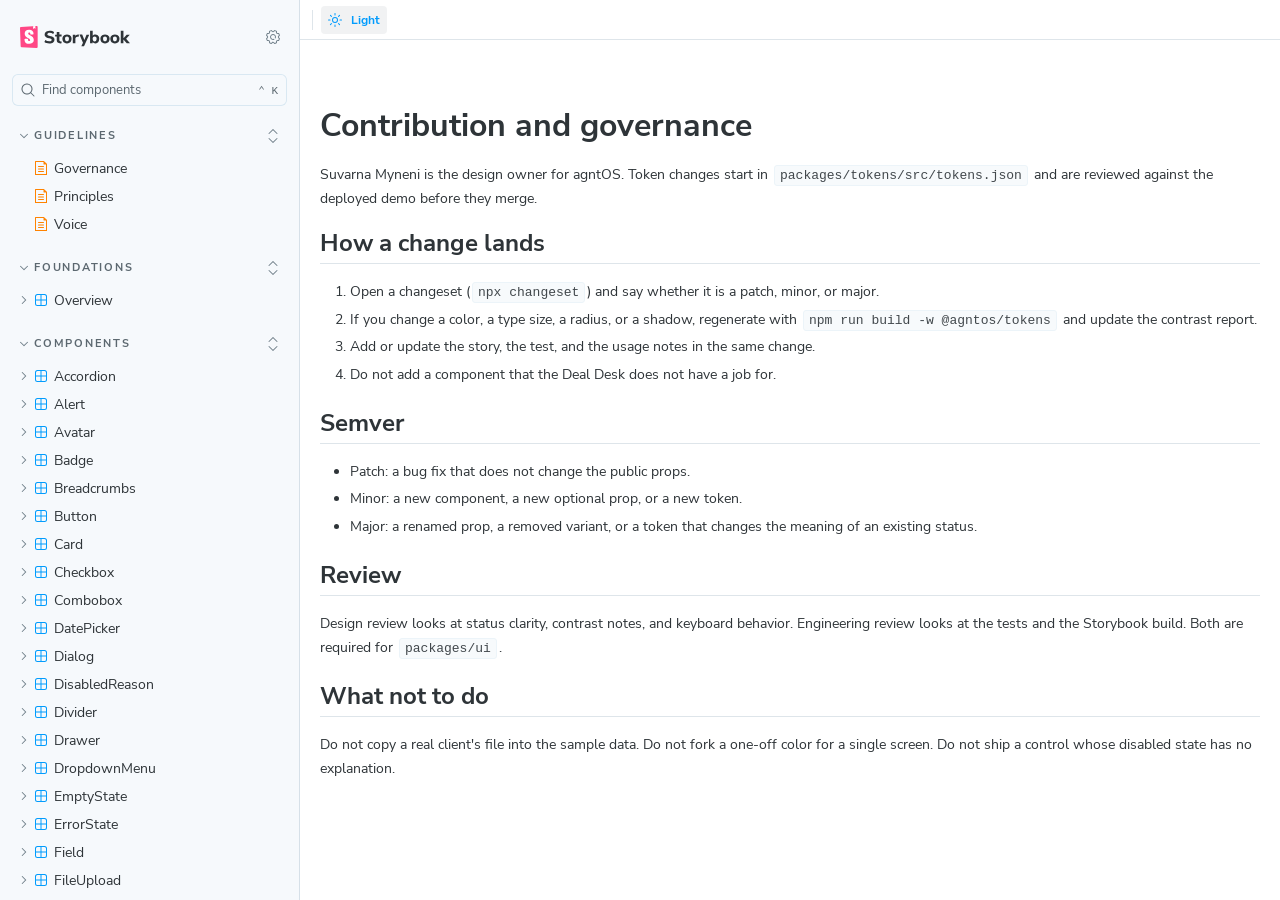
<file: agntos-design-system/index.html>
<!DOCTYPE html>
<html lang="en">
  <head>
    <meta charset="utf-8" />

    <title>@storybook/core - Storybook</title>
    <meta name="viewport" content="width=device-width, initial-scale=1, maximum-scale=1" />

    
    <link rel="icon" type="image/svg+xml" href="./favicon.svg" />
    
    <style>
      @font-face {
        font-family: 'Nunito Sans';
        font-style: normal;
        font-weight: 400;
        font-display: swap;
        src: url('./sb-common-assets/nunito-sans-regular.woff2') format('woff2');
      }

      @font-face {
        font-family: 'Nunito Sans';
        font-style: italic;
        font-weight: 400;
        font-display: swap;
        src: url('./sb-common-assets/nunito-sans-italic.woff2') format('woff2');
      }

      @font-face {
        font-family: 'Nunito Sans';
        font-style: normal;
        font-weight: 700;
        font-display: swap;
        src: url('./sb-common-assets/nunito-sans-bold.woff2') format('woff2');
      }

      @font-face {
        font-family: 'Nunito Sans';
        font-style: italic;
        font-weight: 700;
        font-display: swap;
        src: url('./sb-common-assets/nunito-sans-bold-italic.woff2') format('woff2');
      }
    </style>

    <link href="./sb-manager/runtime.js" rel="modulepreload" />

    
    <link href="./sb-addons/storybook-core-core-server-presets-0/common-manager-bundle.js" rel="modulepreload" />
    
    <link href="./sb-addons/essentials-controls-1/manager-bundle.js" rel="modulepreload" />
    
    <link href="./sb-addons/essentials-actions-2/manager-bundle.js" rel="modulepreload" />
    
    <link href="./sb-addons/essentials-docs-3/manager-bundle.js" rel="modulepreload" />
    
    <link href="./sb-addons/essentials-backgrounds-4/manager-bundle.js" rel="modulepreload" />
    
    <link href="./sb-addons/essentials-viewport-5/manager-bundle.js" rel="modulepreload" />
    
    <link href="./sb-addons/essentials-toolbars-6/manager-bundle.js" rel="modulepreload" />
    
    <link href="./sb-addons/essentials-measure-7/manager-bundle.js" rel="modulepreload" />
    
    <link href="./sb-addons/essentials-outline-8/manager-bundle.js" rel="modulepreload" />
    
    <link href="./sb-addons/a11y-9/manager-bundle.js" rel="modulepreload" />
       

    <style>
      #storybook-root[hidden] {
        display: none !important;
      }
    </style>

    
  </head>
  <body>
    <div id="root"></div>

    
    <script>
      
        
          window['FEATURES'] = {
  "argTypeTargetsV7": true,
  "legacyDecoratorFileOrder": false,
  "disallowImplicitActionsInRenderV8": true
};
        
      
        
          window['REFS'] = {};
        
      
        
          window['LOGLEVEL'] = "info";
        
      
        
          window['DOCS_OPTIONS'] = {
  "defaultName": "Docs",
  "autodocs": "tag"
};
        
      
        
          window['CONFIG_TYPE'] = "PRODUCTION";
        
      
        
      
        
      
        
          window['TAGS_OPTIONS'] = {
  "dev-only": {
    "excludeFromDocsStories": true
  },
  "docs-only": {
    "excludeFromSidebar": true
  },
  "test-only": {
    "excludeFromSidebar": true,
    "excludeFromDocsStories": true
  }
};
        
      
        
          window['STORYBOOK_RENDERER'] = "react";
        
      
        
          window['STORYBOOK_BUILDER'] = "@storybook/builder-vite";
        
      
        
          window['STORYBOOK_FRAMEWORK'] = "@storybook/react-vite";
        
      
    </script>
    

    <script type="module">
      import './sb-manager/globals-runtime.js';
      
      
        import './sb-addons/storybook-core-core-server-presets-0/common-manager-bundle.js';
      
        import './sb-addons/essentials-controls-1/manager-bundle.js';
      
        import './sb-addons/essentials-actions-2/manager-bundle.js';
      
        import './sb-addons/essentials-docs-3/manager-bundle.js';
      
        import './sb-addons/essentials-backgrounds-4/manager-bundle.js';
      
        import './sb-addons/essentials-viewport-5/manager-bundle.js';
      
        import './sb-addons/essentials-toolbars-6/manager-bundle.js';
      
        import './sb-addons/essentials-measure-7/manager-bundle.js';
      
        import './sb-addons/essentials-outline-8/manager-bundle.js';
      
        import './sb-addons/a11y-9/manager-bundle.js';
      
      
      import './sb-manager/runtime.js';
    </script>
  </body>
</html>
</file>
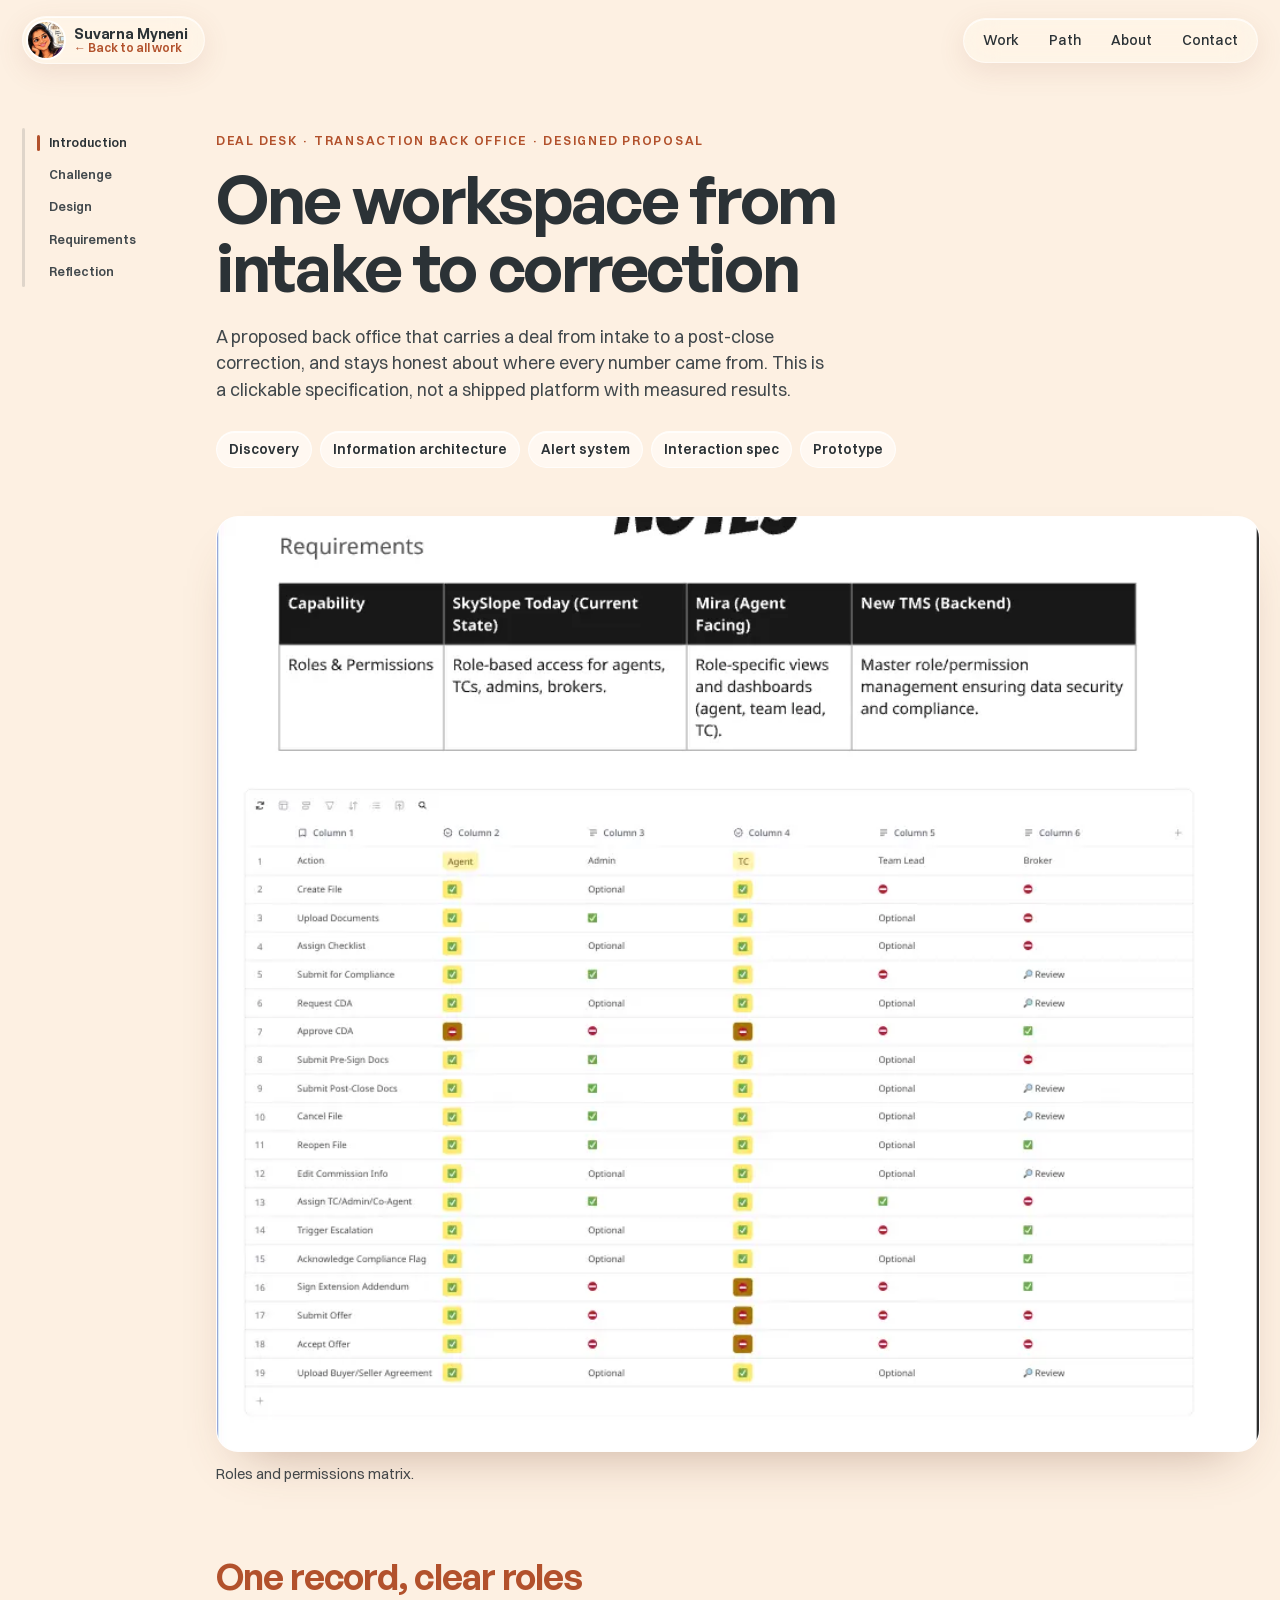
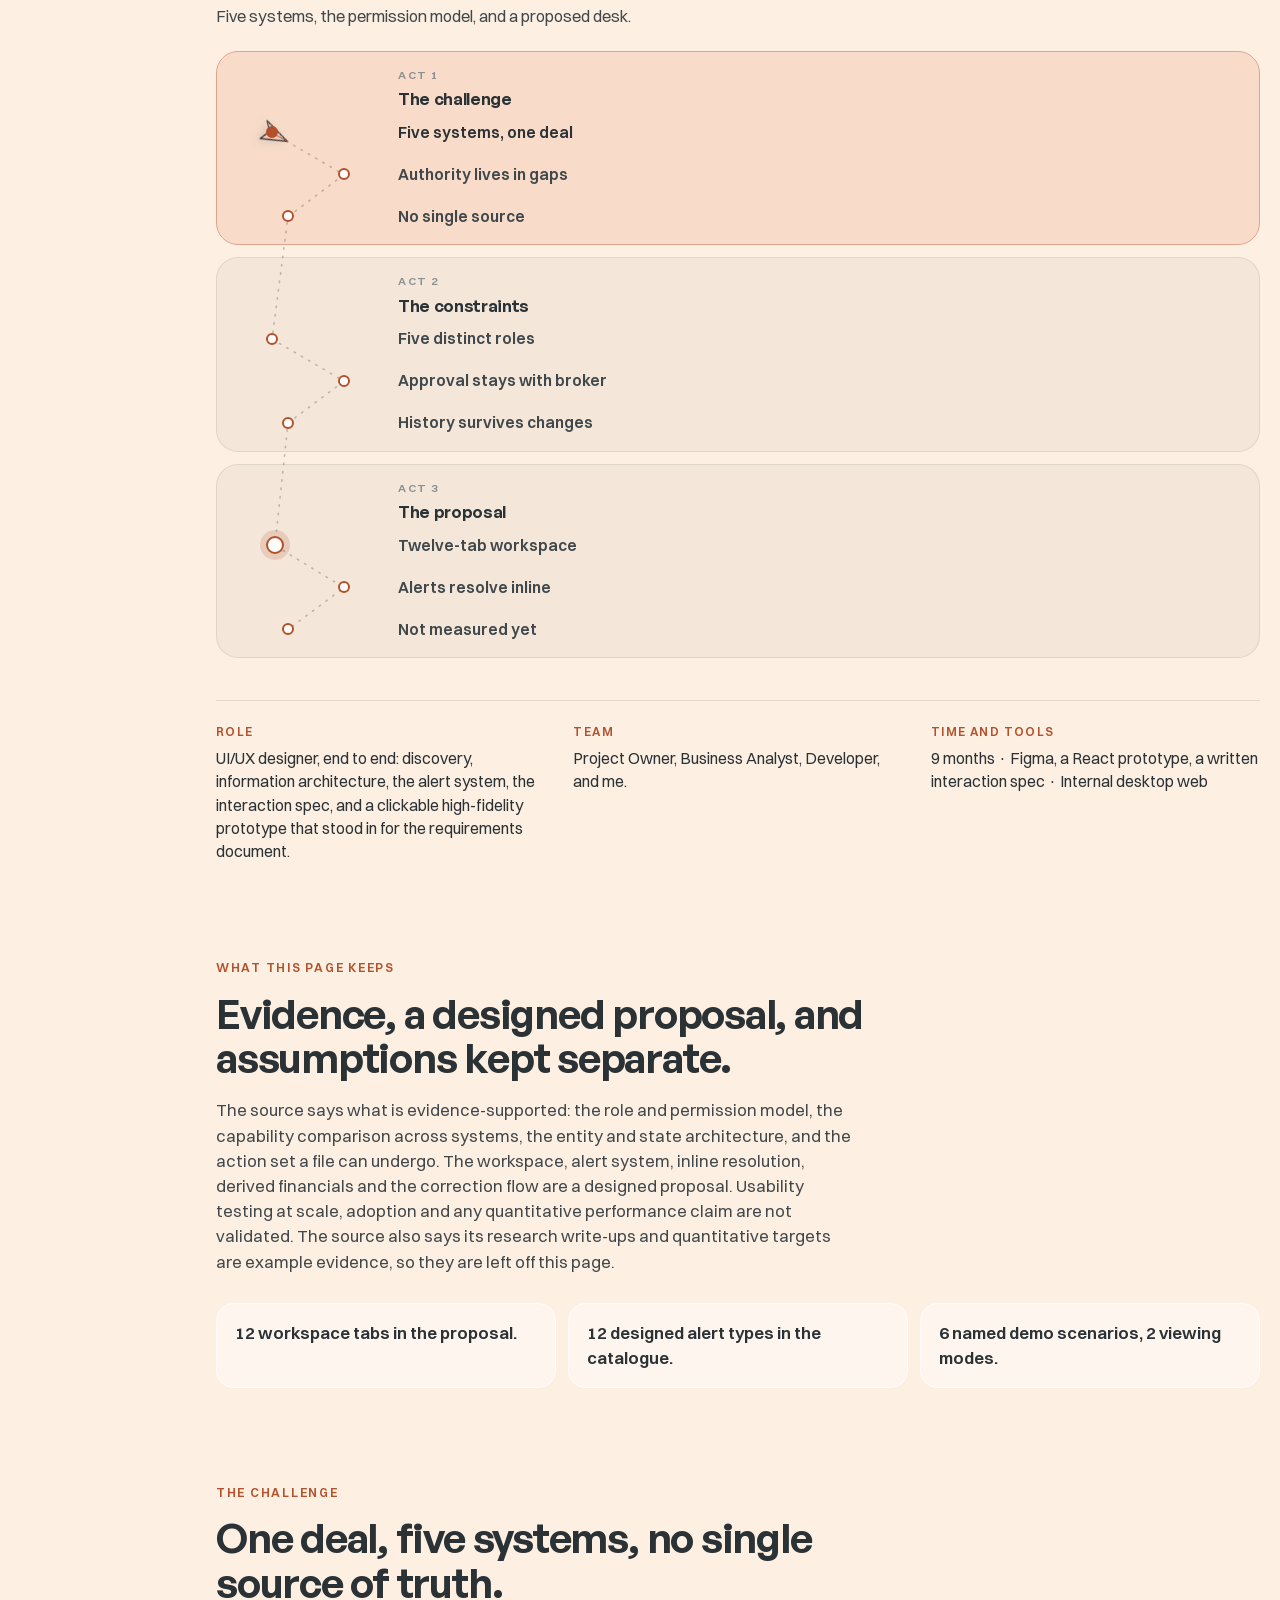
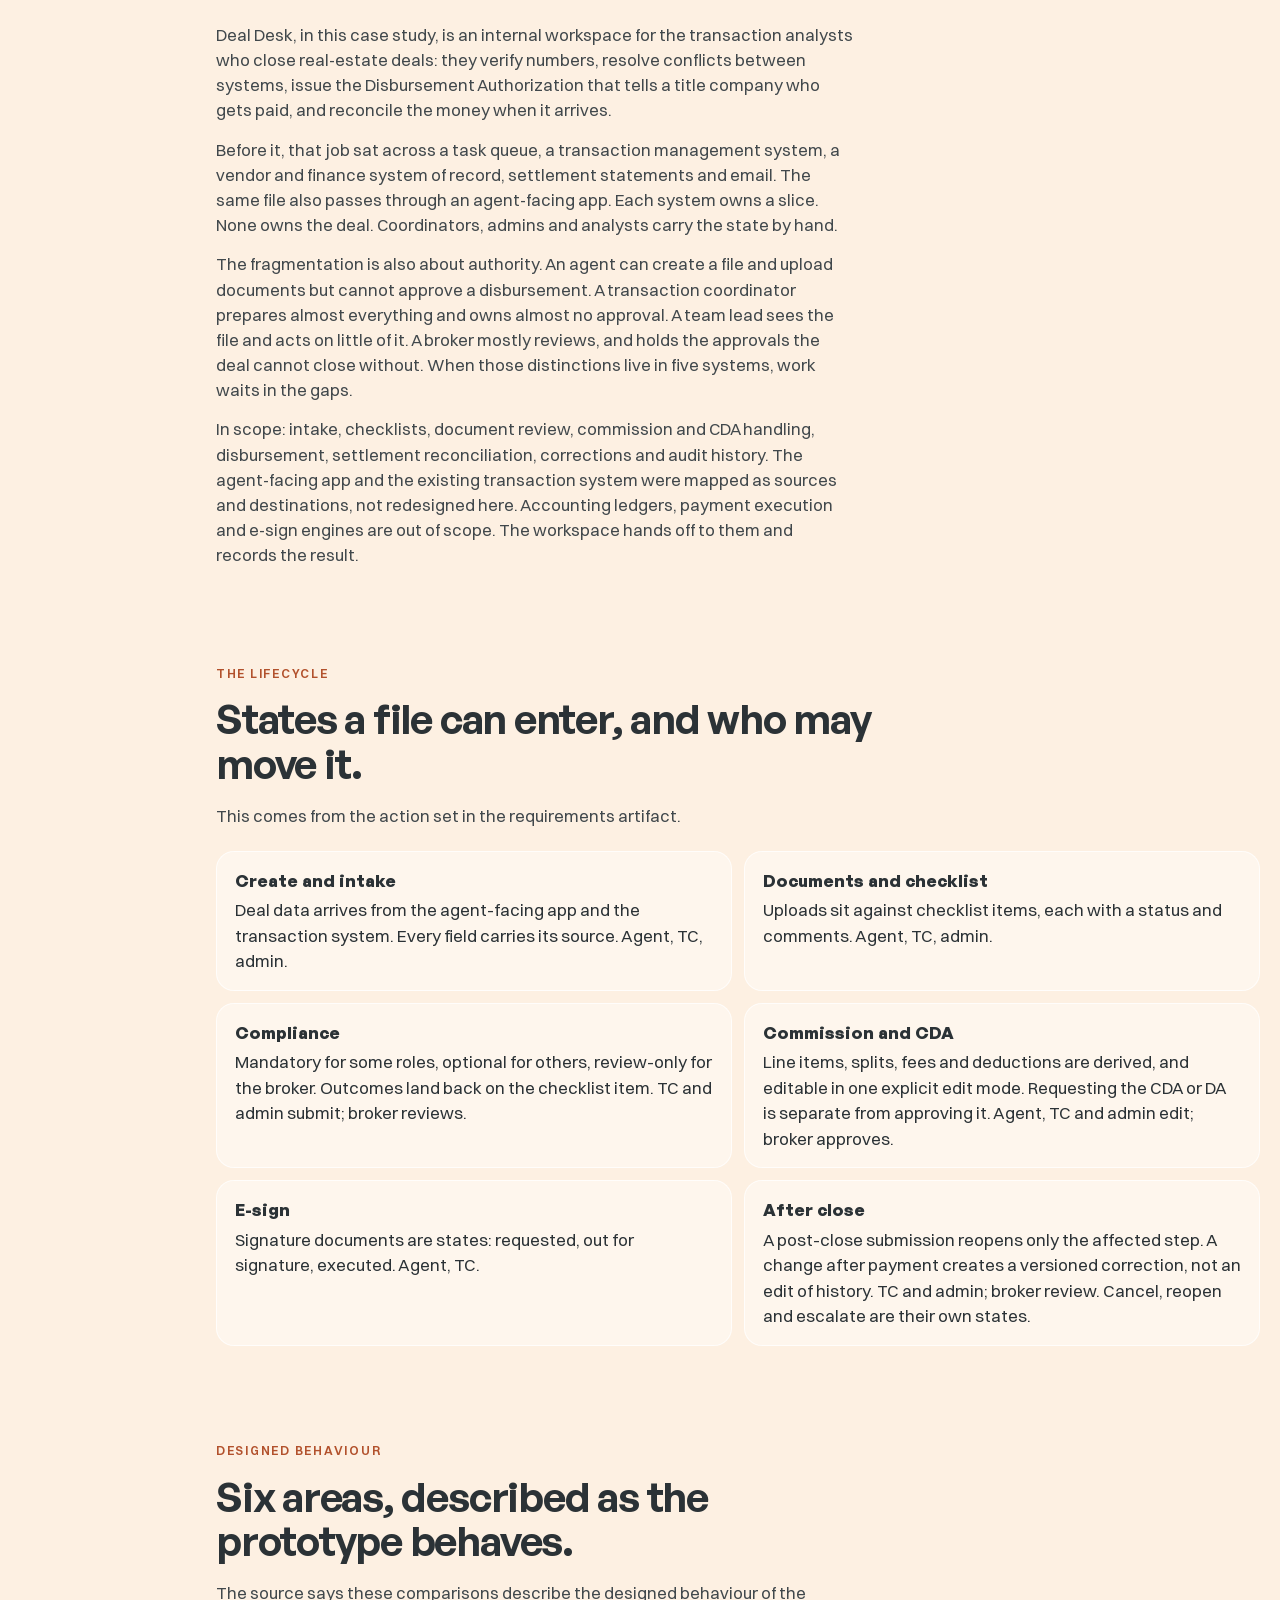
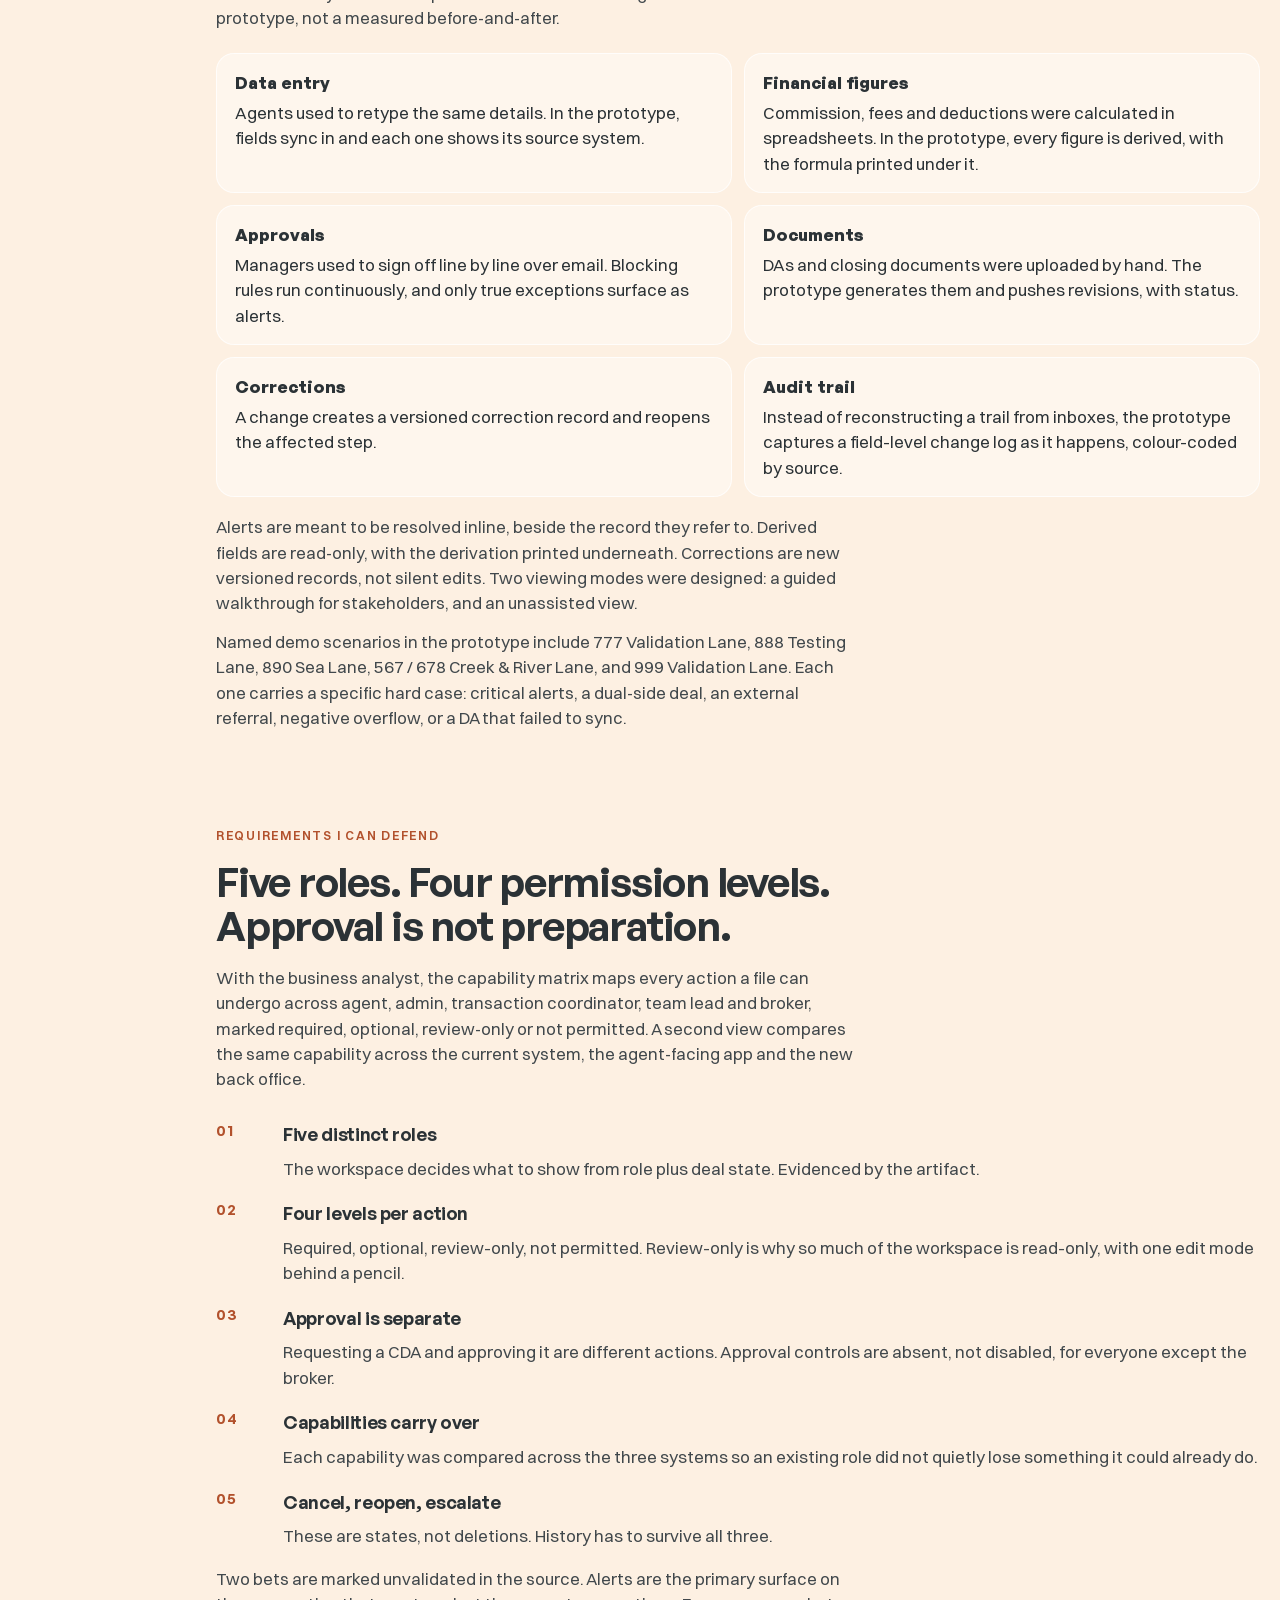
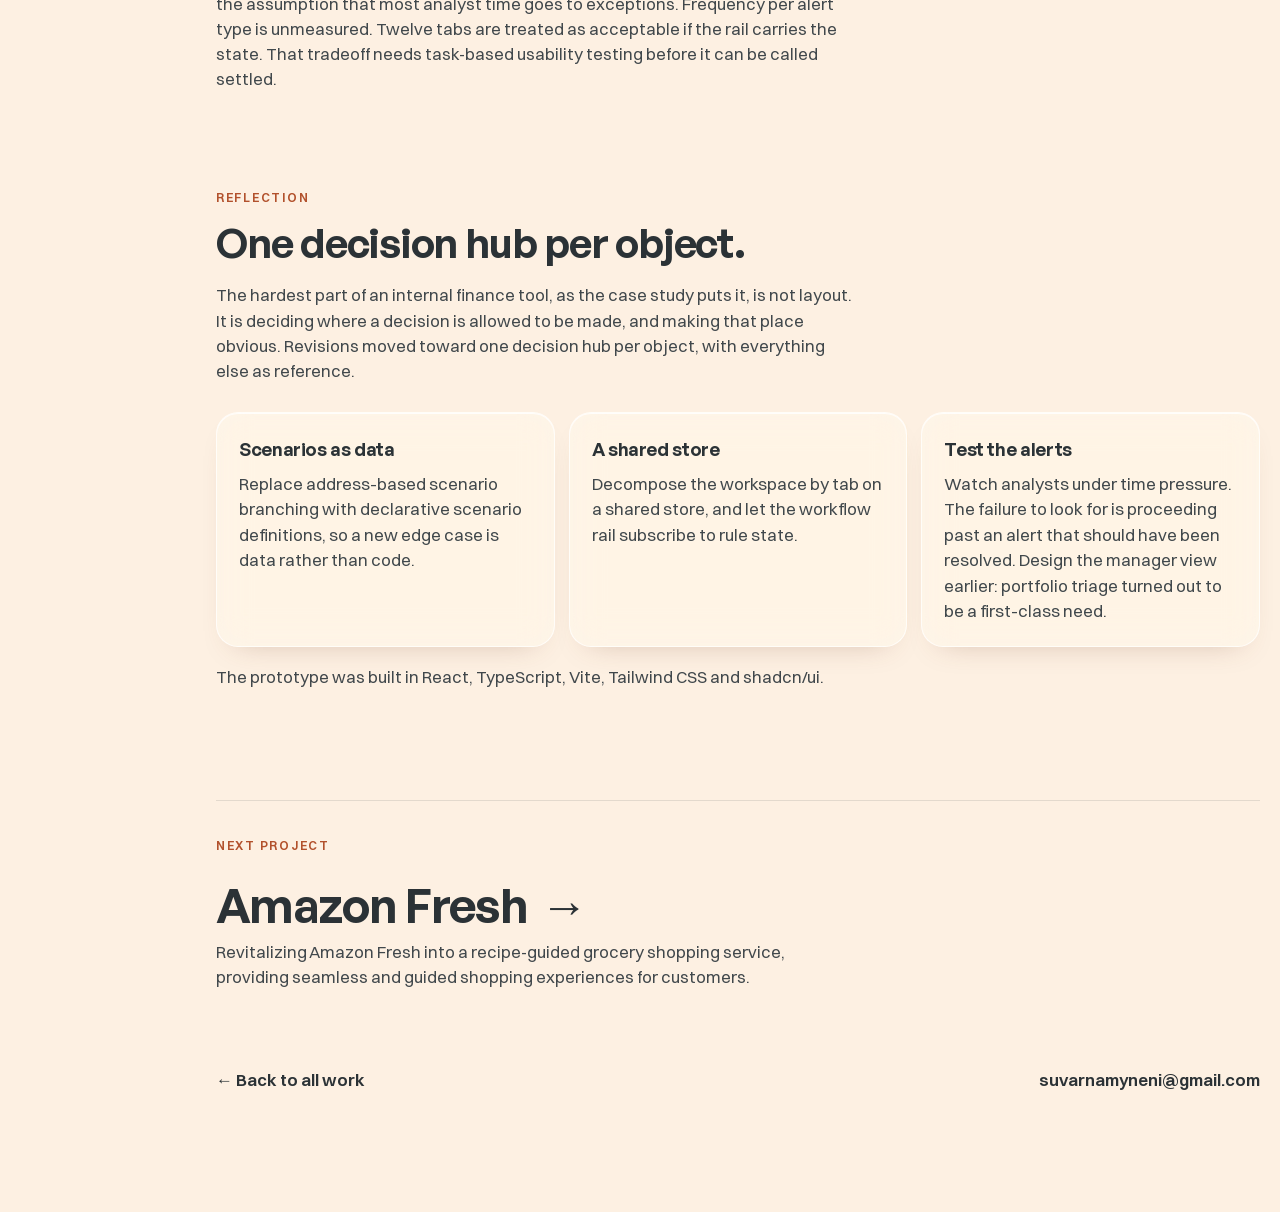
<file: work/agent-transactions/index.html>
<!DOCTYPE html>
<html lang="en">
<head>
  <meta charset="utf-8">
  <meta name="viewport" content="width=device-width, initial-scale=1">
  <title>Deal Desk back office — Suvarna Myneni</title>
  <meta name="description" content="A nine-month proposal for a transaction back office: one workspace, explicit roles, and a clickable spec rather than measured results.">
  <link rel="canonical" href="https://suvarnamyneni.github.io/work/agent-transactions/">
  <meta name="theme-color" content="#FDF0E2">
  <meta property="og:title" content="Deal Desk — One workspace from intake to correction">
  <meta property="og:description" content="A nine-month proposal for a transaction back office: one workspace, explicit roles, and a clickable spec rather than measured results.">
  <meta property="og:type" content="article">
  <meta property="og:url" content="https://suvarnamyneni.github.io/work/agent-transactions/">
  <meta property="og:image" content="https://suvarnamyneni.github.io/assets/case/agent-transactions/roles.webp">
  <link rel="icon" href="../../assets/favicon.png" type="image/png">
  <link rel="preload" href="../../assets/fonts/general-sans-600.woff2" as="font" type="font/woff2" crossorigin>
  <link rel="preload" href="../../assets/fonts/switzer-400.woff2" as="font" type="font/woff2" crossorigin>
  <style>
    @font-face { font-family: "General Sans"; font-style: normal; font-weight: 600; font-display: swap; src: url("../../assets/fonts/general-sans-600.woff2") format("woff2"); }
    @font-face { font-family: Switzer; font-style: normal; font-weight: 400; font-display: swap; src: url("../../assets/fonts/switzer-400.woff2") format("woff2"); }
    @font-face { font-family: Switzer; font-style: normal; font-weight: 600; font-display: swap; src: url("../../assets/fonts/switzer-600.woff2") format("woff2"); }
    :root { --ink: #2b3236; --muted: #41484c; --accent: #a34728; --paper: #fdf0e2; --display: "General Sans", Switzer, sans-serif; }
    *, *::before, *::after { box-sizing: border-box; }
    body { margin: 0; background: #fdf0e2; color: #2b3236; font-family: Switzer, "Segoe UI", sans-serif; font-size: 1.0625rem; line-height: 1.5; }
    img { max-width: 100%; display: block; }
    h1, h2, p { margin: 0; }
    a { color: inherit; }
    .sr-only { position: absolute; width: 1px; height: 1px; padding: 0; margin: -1px; overflow: hidden; clip: rect(0,0,0,0); white-space: nowrap; border: 0; }
    .skip-link { position: absolute; left: 16px; top: -48px; }
    html .site-header { position: fixed; z-index: 20; inset: 16px 22px auto; display: flex; align-items: center; justify-content: space-between; gap: 12px; padding: 0; background: none; pointer-events: none; color: #2b3236; }
    html .site-header > * { pointer-events: auto; }
    .brand-chip, .site-nav { display: flex; align-items: center; border-radius: 999px; text-decoration: none; color: #2b3236; background: rgba(255,251,247,.86); border: 1px solid rgba(255,255,255,.7); box-shadow: inset 0 1px 0 rgba(255,255,255,.8), 0 8px 28px rgba(150,90,70,.12); }
    html .brand-chip { flex-direction: row; align-items: center; gap: 10px; padding: 5px 16px 5px 5px; }
    .brand-copy { display: flex; flex-direction: column; line-height: 1.15; }
    .brand-avatar { width: 36px; height: 36px; border-radius: 50%; object-fit: cover; }
    .brand-name { font-family: "General Sans", Switzer, sans-serif; font-weight: 600; font-size: 14.5px; }
    .brand-role { display: none; }
    .brand-back { font-size: 12px; font-weight: 600; color: #b2512c; }
    .site-nav { position: relative; width: max-content; gap: 2px; padding: 5px; }
    .nav-menu { display: flex; align-items: center; gap: 2px; }
    .site-nav a, .nav-toggle { color: #2b3236; text-decoration: none; font: 500 14px/normal Switzer, sans-serif; padding: 7px 14px; border-radius: 999px; background: transparent; border: 0; }
    .nav-contact, .nav-toggle { display: none; }
    @media (max-width: 759px) {
      html .site-header { left: 12px; right: 12px; top: 12px; }
      .brand-last, .nav-menu { display: none; }
      .brand-back { display: block; }
      .nav-contact, .nav-toggle { display: inline-flex; align-items: center; padding: 7px 12px; }
    }
  </style>
  <link rel="stylesheet" href="../../css/styles.css">
  <link rel="stylesheet" href="../../css/effects.css">
  <link rel="stylesheet" href="../../css/round4.css">
  <link rel="stylesheet" href="../../css/case.css">
  <script>
    (function () {
      var root = document.documentElement;
      var reduce = window.matchMedia("(prefers-reduced-motion: reduce)").matches;
      var stack = window.matchMedia("(max-width: 900px), (pointer: coarse)").matches;
      root.classList.toggle("is-stack", stack || reduce);
      if (!reduce) root.classList.add("has-motion");
      root.classList.add("ready");
    })();
  </script>
</head>
<body>
  <a class="skip-link" href="#story">Skip to the story</a>
  <header class="site-header">
    <a class="brand-chip" href="/#work" data-caption="Back to all work">
      <img class="brand-avatar" src="../../assets/avatar-96.webp" width="36" height="36" alt="" decoding="async">
      <span class="brand-copy">
        <b class="brand-name">Suvarna <span class="brand-last">Myneni</span></b>
        <small class="brand-role">Sr UX Designer, Feb 2023 – Present</small>
        <small class="brand-back">← Back to all work</small>
      </span>
    </a>
    <nav class="site-nav" aria-label="Primary">
      <div id="nav-menu" class="nav-menu">
        <a href="/#work">Work</a>
        <a href="/#path">Path</a>
        <a href="/#about">About</a>
        <a href="/#contact">Contact</a>
      </div>
      <a class="nav-contact" href="/#contact">Contact</a>
      <button type="button" class="nav-toggle" aria-expanded="false" aria-controls="nav-menu">Menu</button>
    </nav>
  </header>
  <div class="nav-backdrop" hidden></div>

  <main class="case" id="story">
    <nav class="case-rail" aria-label="On this page">
      <div class="case-rail-list">
        <span class="case-rail-mark" aria-hidden="true"></span>
        <ol>
          <li><a href="#introduction">Introduction</a></li>
          <li><a href="#challenge">Challenge</a></li>
          <li><a href="#design">Design</a></li>
          <li><a href="#requirements">Requirements</a></li>
          <li><a href="#reflection">Reflection</a></li>
        </ol>
      </div>
      <div class="case-rail-progress" aria-hidden="true"><span class="case-rail-fill"></span></div>
    </nav>
    <header class="case-hero wrap case-reveal" id="introduction">
      <p class="case-eyebrow">Deal Desk · Transaction back office · Designed proposal</p>
      <h1>One workspace from intake to correction</h1>
      <p class="case-lede">A proposed back office that carries a deal from intake to a post-close correction, and stays honest about where every number came from. This is a clickable specification, not a shipped platform with measured results.</p>
      <ul class="case-tags" aria-label="Work">
        <li>Discovery</li>
        <li>Information architecture</li>
        <li>Alert system</li>
        <li>Interaction spec</li>
        <li>Prototype</li>
      </ul>
    </header>
    <figure class="case-frame wrap case-reveal">
      <img src="../../assets/case/agent-transactions/roles.webp" width="905" height="811" alt="Roles and permissions capability matrix comparing the existing system, the agent-facing app and the new back office." fetchpriority="high" decoding="async">
      <figcaption>Roles and permissions matrix.</figcaption>
    </figure>
    <section class="story-map wrap case-reveal" aria-labelledby="story-map-heading">
      <h2 class="story-title" id="story-map-heading">One record, clear roles</h2>
      <p class="story-dek">Five systems, the permission model, and a proposed desk.</p>
      <div class="story-board">
        <svg class="story-svg" viewBox="0 0 360 640" aria-hidden="true">
          <defs><mask id="story-draw" maskUnits="userSpaceOnUse"><path class="route-mask" d="M32 78 L78 148 L40 214 L82 300 L36 366 L80 432 L44 520 L84 586 L40 650" fill="none" stroke="#fff" stroke-width="16" stroke-linecap="round"/></mask></defs>
          <path class="route-grey" d="M32 78 L78 148 L40 214 L82 300 L36 366 L80 432 L44 520 L84 586 L40 650"/>
          <path class="route-rust" d="M32 78 L78 148 L40 214 L82 300 L36 366 L80 432 L44 520 L84 586 L40 650"/>
          <g class="story-plane" transform="translate(32 78)"><g transform="translate(-16 -16) scale(0.5)"><path d="M6 34 L58 8 L36 58 L28 36 Z" fill="#F6C7B0" stroke="#2B3236" stroke-width="2.5" stroke-linejoin="round"/><path d="M28 36 L58 8" fill="none" stroke="#A34728" stroke-width="2"/></g></g>
        </svg>
        <article class="act-card" data-act="0">
          <a class="act-name" href="#challenge-heading"><span class="act-copy"><span class="act-kicker">Act 1</span> The challenge</span></a>
          <ol>
            <li><a class="beat" href="#challenge-heading"><span class="beat-mark" aria-hidden="true"></span><span class="beat-label">Five systems, one deal</span></a></li>
            <li><a class="beat" href="#challenge-heading"><span class="beat-mark" aria-hidden="true"></span><span class="beat-label">Authority lives in gaps</span></a></li>
            <li><a class="beat" href="#challenge-heading"><span class="beat-mark" aria-hidden="true"></span><span class="beat-label">No single source</span></a></li>
          </ol>
        </article>
        <article class="act-card" data-act="1">
          <a class="act-name" href="#matrix-heading"><span class="act-copy"><span class="act-kicker">Act 2</span> The constraints</span></a>
          <ol>
            <li><a class="beat" href="#matrix-heading"><span class="beat-mark" aria-hidden="true"></span><span class="beat-label">Five distinct roles</span></a></li>
            <li><a class="beat" href="#matrix-heading"><span class="beat-mark" aria-hidden="true"></span><span class="beat-label">Approval stays with broker</span></a></li>
            <li><a class="beat" href="#matrix-heading"><span class="beat-mark" aria-hidden="true"></span><span class="beat-label">History survives changes</span></a></li>
          </ol>
        </article>
        <article class="act-card" data-act="2">
          <a class="act-name" href="#design-heading"><span class="act-copy"><span class="act-kicker">Act 3</span> The proposal</span></a>
          <ol>
            <li><a class="beat is-key" href="#design-heading"><span class="beat-mark" aria-hidden="true"></span><span class="beat-label">Twelve-tab workspace</span></a></li>
            <li><a class="beat" href="#design-heading"><span class="beat-mark" aria-hidden="true"></span><span class="beat-label">Alerts resolve inline</span></a></li>
            <li><a class="beat" href="#reflection-heading"><span class="beat-mark" aria-hidden="true"></span><span class="beat-label">Not measured yet</span></a></li>
          </ol>
        </article>
      </div>
    </section>
    <dl class="case-meta wrap case-reveal">
      <div><dt>Role</dt><dd>UI/UX designer, end to end: discovery, information architecture, the alert system, the interaction spec, and a clickable high-fidelity prototype that stood in for the requirements document.</dd></div>
      <div><dt>Team</dt><dd>Project Owner, Business Analyst, Developer, and me.</dd></div>
      <div><dt>Time and tools</dt><dd><span class="case-count" data-count="9" style="--digits: 1">9</span> months · Figma, a React prototype, a written interaction spec · Internal desktop web</dd></div>
    </dl>
    <section class="case-block wrap case-reveal" aria-labelledby="scope-heading">
      <p class="case-eyebrow">What this page keeps</p>
      <h2 id="scope-heading">Evidence, a designed proposal, and assumptions kept separate.</h2>
      <p class="case-copy">The source says what is evidence-supported: the role and permission model, the capability comparison across systems, the entity and state architecture, and the action set a file can undergo. The workspace, alert system, inline resolution, derived financials and the correction flow are a designed proposal. Usability testing at scale, adoption and any quantitative performance claim are not validated. The source also says its research write-ups and quantitative targets are example evidence, so they are left off this page.</p>
      <div class="case-band">
        <p><span class="case-count" data-count="12" style="--digits: 2">12</span> workspace tabs in the proposal.</p>
        <p><span class="case-count" data-count="12" style="--digits: 2">12</span> designed alert types in the catalogue.</p>
        <p><span class="case-count" data-count="6" style="--digits: 1">6</span> named demo scenarios, <span class="case-count" data-count="2" style="--digits: 1">2</span> viewing modes.</p>
      </div>
    </section>
    <section class="case-block wrap case-reveal" id="challenge" aria-labelledby="challenge-heading">
      <p class="case-eyebrow">The challenge</p>
      <h2 id="challenge-heading">One deal, five systems, no single source of truth.</h2>
      <p class="case-copy">Deal Desk, in this case study, is an internal workspace for the transaction analysts who close real-estate deals: they verify numbers, resolve conflicts between systems, issue the Disbursement Authorization that tells a title company who gets paid, and reconcile the money when it arrives.</p>
      <p class="case-copy">Before it, that job sat across a task queue, a transaction management system, a vendor and finance system of record, settlement statements and email. The same file also passes through an agent-facing app. Each system owns a slice. None owns the deal. Coordinators, admins and analysts carry the state by hand.</p>
      <p class="case-copy">The fragmentation is also about authority. An agent can create a file and upload documents but cannot approve a disbursement. A transaction coordinator prepares almost everything and owns almost no approval. A team lead sees the file and acts on little of it. A broker mostly reviews, and holds the approvals the deal cannot close without. When those distinctions live in five systems, work waits in the gaps.</p>
      <p class="case-copy">In scope: intake, checklists, document review, commission and CDA handling, disbursement, settlement reconciliation, corrections and audit history. The agent-facing app and the existing transaction system were mapped as sources and destinations, not redesigned here. Accounting ledgers, payment execution and e-sign engines are out of scope. The workspace hands off to them and records the result.</p>
    </section>
    <section class="case-block wrap case-reveal" aria-labelledby="lifecycle-heading">
      <p class="case-eyebrow">The lifecycle</p>
      <h2 id="lifecycle-heading">States a file can enter, and who may move it.</h2>
      <p class="case-copy">This comes from the action set in the requirements artifact.</p>
      <ul class="case-themes">
        <li><b>Create and intake</b> Deal data arrives from the agent-facing app and the transaction system. Every field carries its source. Agent, TC, admin.</li>
        <li><b>Documents and checklist</b> Uploads sit against checklist items, each with a status and comments. Agent, TC, admin.</li>
        <li><b>Compliance</b> Mandatory for some roles, optional for others, review-only for the broker. Outcomes land back on the checklist item. TC and admin submit; broker reviews.</li>
        <li><b>Commission and CDA</b> Line items, splits, fees and deductions are derived, and editable in one explicit edit mode. Requesting the CDA or DA is separate from approving it. Agent, TC and admin edit; broker approves.</li>
        <li><b>E-sign</b> Signature documents are states: requested, out for signature, executed. Agent, TC.</li>
        <li><b>After close</b> A post-close submission reopens only the affected step. A change after payment creates a versioned correction, not an edit of history. TC and admin; broker review. Cancel, reopen and escalate are their own states.</li>
      </ul>
    </section>
    <section class="case-block wrap case-reveal" id="design" aria-labelledby="design-heading">
      <p class="case-eyebrow">Designed behaviour</p>
      <h2 id="design-heading">Six areas, described as the prototype behaves.</h2>
      <p class="case-copy">The source says these comparisons describe the designed behaviour of the prototype, not a measured before-and-after.</p>
      <ul class="case-themes">
        <li><b>Data entry</b> Agents used to retype the same details. In the prototype, fields sync in and each one shows its source system.</li>
        <li><b>Financial figures</b> Commission, fees and deductions were calculated in spreadsheets. In the prototype, every figure is derived, with the formula printed under it.</li>
        <li><b>Approvals</b> Managers used to sign off line by line over email. Blocking rules run continuously, and only true exceptions surface as alerts.</li>
        <li><b>Documents</b> DAs and closing documents were uploaded by hand. The prototype generates them and pushes revisions, with status.</li>
        <li><b>Corrections</b> A change creates a versioned correction record and reopens the affected step.</li>
        <li><b>Audit trail</b> Instead of reconstructing a trail from inboxes, the prototype captures a field-level change log as it happens, colour-coded by source.</li>
      </ul>
      <p class="case-copy">Alerts are meant to be resolved inline, beside the record they refer to. Derived fields are read-only, with the derivation printed underneath. Corrections are new versioned records, not silent edits. Two viewing modes were designed: a guided walkthrough for stakeholders, and an unassisted view.</p>
      <p class="case-copy">Named demo scenarios in the prototype include 777 Validation Lane, 888 Testing Lane, 890 Sea Lane, 567 / 678 Creek &amp; River Lane, and 999 Validation Lane. Each one carries a specific hard case: critical alerts, a dual-side deal, an external referral, negative overflow, or a DA that failed to sync.</p>
    </section>
    <section class="case-block wrap case-reveal" id="requirements" aria-labelledby="matrix-heading">
      <p class="case-eyebrow">Requirements I can defend</p>
      <h2 id="matrix-heading">Five roles. Four permission levels. Approval is not preparation.</h2>
      <p class="case-copy">With the business analyst, the capability matrix maps every action a file can undergo across agent, admin, transaction coordinator, team lead and broker, marked required, optional, review-only or not permitted. A second view compares the same capability across the current system, the agent-facing app and the new back office.</p>
      <ol class="case-list">
        <li><span class="case-num">01</span><div><h3>Five distinct roles</h3><p>The workspace decides what to show from role plus deal state. Evidenced by the artifact.</p></div></li>
        <li><span class="case-num">02</span><div><h3>Four levels per action</h3><p>Required, optional, review-only, not permitted. Review-only is why so much of the workspace is read-only, with one edit mode behind a pencil.</p></div></li>
        <li><span class="case-num">03</span><div><h3>Approval is separate</h3><p>Requesting a CDA and approving it are different actions. Approval controls are absent, not disabled, for everyone except the broker.</p></div></li>
        <li><span class="case-num">04</span><div><h3>Capabilities carry over</h3><p>Each capability was compared across the three systems so an existing role did not quietly lose something it could already do.</p></div></li>
        <li><span class="case-num">05</span><div><h3>Cancel, reopen, escalate</h3><p>These are states, not deletions. History has to survive all three.</p></div></li>
      </ol>
      <p class="case-copy">Two bets are marked unvalidated in the source. Alerts are the primary surface on the assumption that most analyst time goes to exceptions. Frequency per alert type is unmeasured. Twelve tabs are treated as acceptable if the rail carries the state. That tradeoff needs task-based usability testing before it can be called settled.</p>
    </section>
    <section class="case-block wrap case-reveal" id="reflection" aria-labelledby="reflection-heading">
      <p class="case-eyebrow">Reflection</p>
      <h2 id="reflection-heading">One decision hub per object.</h2>
      <p class="case-copy">The hardest part of an internal finance tool, as the case study puts it, is not layout. It is deciding where a decision is allowed to be made, and making that place obvious. Revisions moved toward one decision hub per object, with everything else as reference.</p>
      <div class="case-steps">
        <article><h3>Scenarios as data</h3><p>Replace address-based scenario branching with declarative scenario definitions, so a new edge case is data rather than code.</p></article>
        <article><h3>A shared store</h3><p>Decompose the workspace by tab on a shared store, and let the workflow rail subscribe to rule state.</p></article>
        <article><h3>Test the alerts</h3><p>Watch analysts under time pressure. The failure to look for is proceeding past an alert that should have been resolved. Design the manager view earlier: portfolio triage turned out to be a first-class need.</p></article>
      </div>
      <p class="case-copy">The prototype was built in React, TypeScript, Vite, Tailwind CSS and shadcn/ui.</p>
    </section>
    <section class="case-next wrap case-reveal" aria-labelledby="next-project-heading">
      <p class="case-eyebrow">Next project</p>
      <h2 id="next-project-heading" class="sr-only">Next project</h2>
      <a href="/work/amazon-fresh/">Amazon Fresh</a>
      <p class="case-copy" style="margin-top: 0">Revitalizing Amazon Fresh into a recipe-guided grocery shopping service, providing seamless and guided shopping experiences for customers.</p>
    </section>
    <footer class="case-foot wrap case-reveal">
      <a href="/#work">← Back to all work</a>
      <a href="mailto:suvarnamyneni@gmail.com">suvarnamyneni@gmail.com</a>
    </footer>
  </main>

<div class="cursor" id="cursor" hidden aria-hidden="true">
    <div class="cursor-sprite">
      <svg viewBox="0 0 28 28" aria-hidden="true">
        <path d="M6 3 L22 14 L13 15.5 L10.5 24 Z" fill="#FFFDFB" stroke="#2B3236" stroke-width="1.6" stroke-linejoin="round"/>
      </svg>
    </div>
    <p class="cursor-bubble"></p>
  </div>
  <script src="../../js/case.js"></script>
  <script>
    (function () {
      var chip = document.querySelector(".brand-chip");
      if (chip) chip.setAttribute("href", "/#work");
      var stack = document.documentElement.classList.contains("is-stack");
      var sources = stack
        ? ["../../js/effects.js"]
        : ["../../js/vendor/lenis.min.js", "../../js/effects.js"];
      var index = 0;
      function next() {
        if (index >= sources.length) {
          if (window.initCaseScroll) window.initCaseScroll();
          return;
        }
        var script = document.createElement("script");
        script.src = sources[index++];
        script.onload = next;
        script.onerror = next;
        document.body.appendChild(script);
      }
      next();
    })();
  </script>
</body>
</html>
</file>
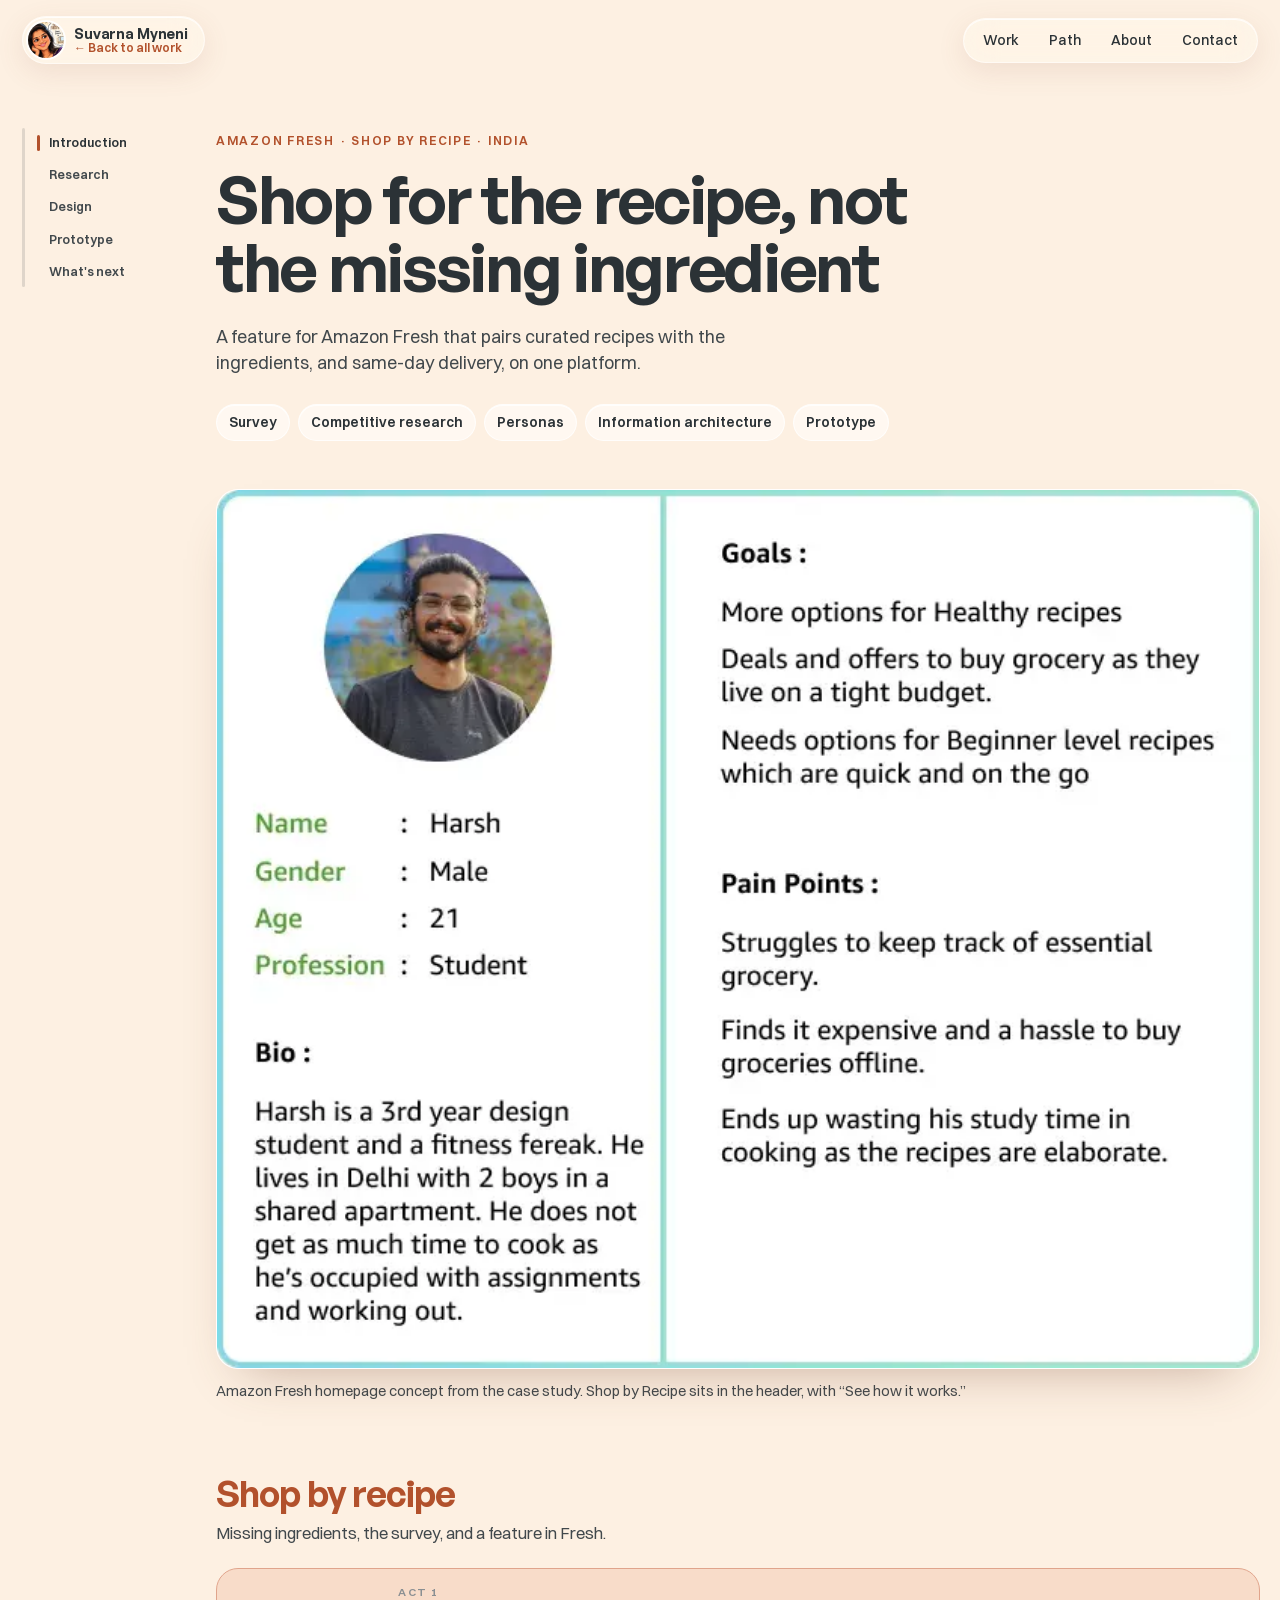
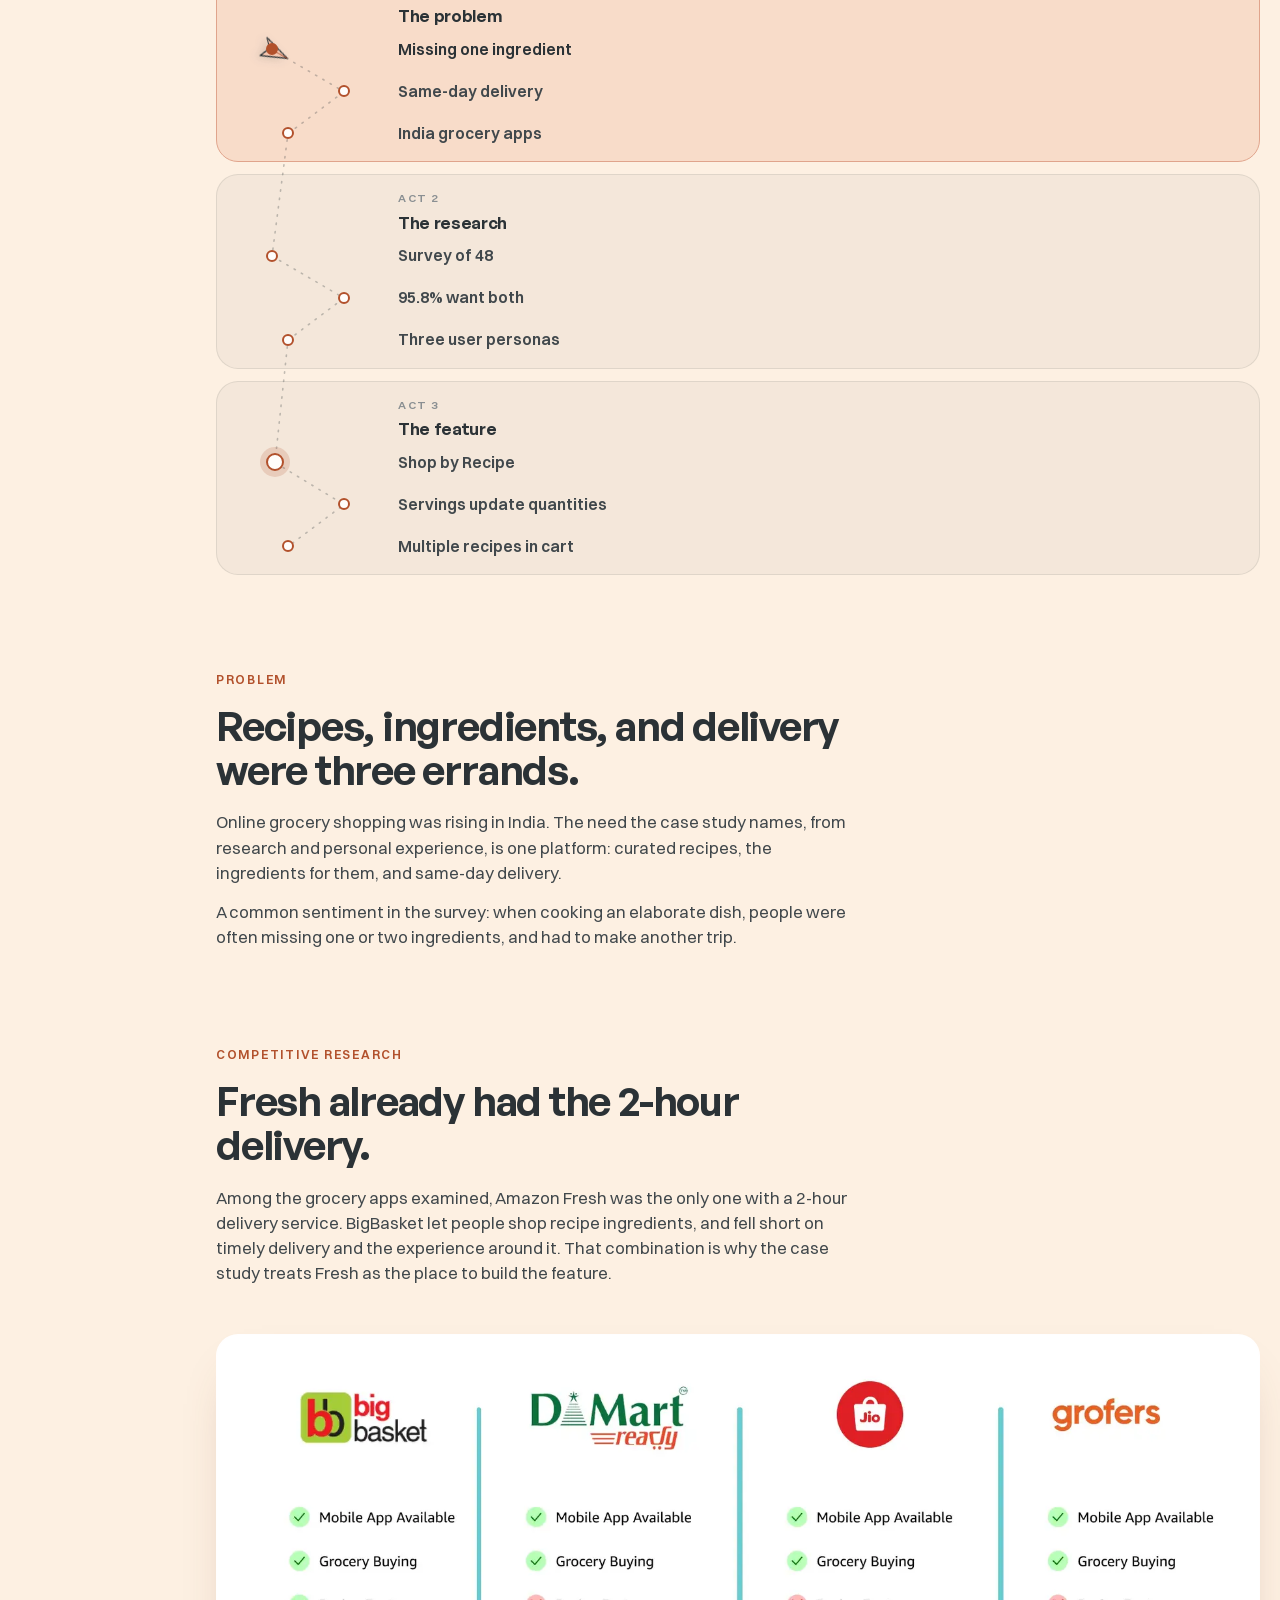
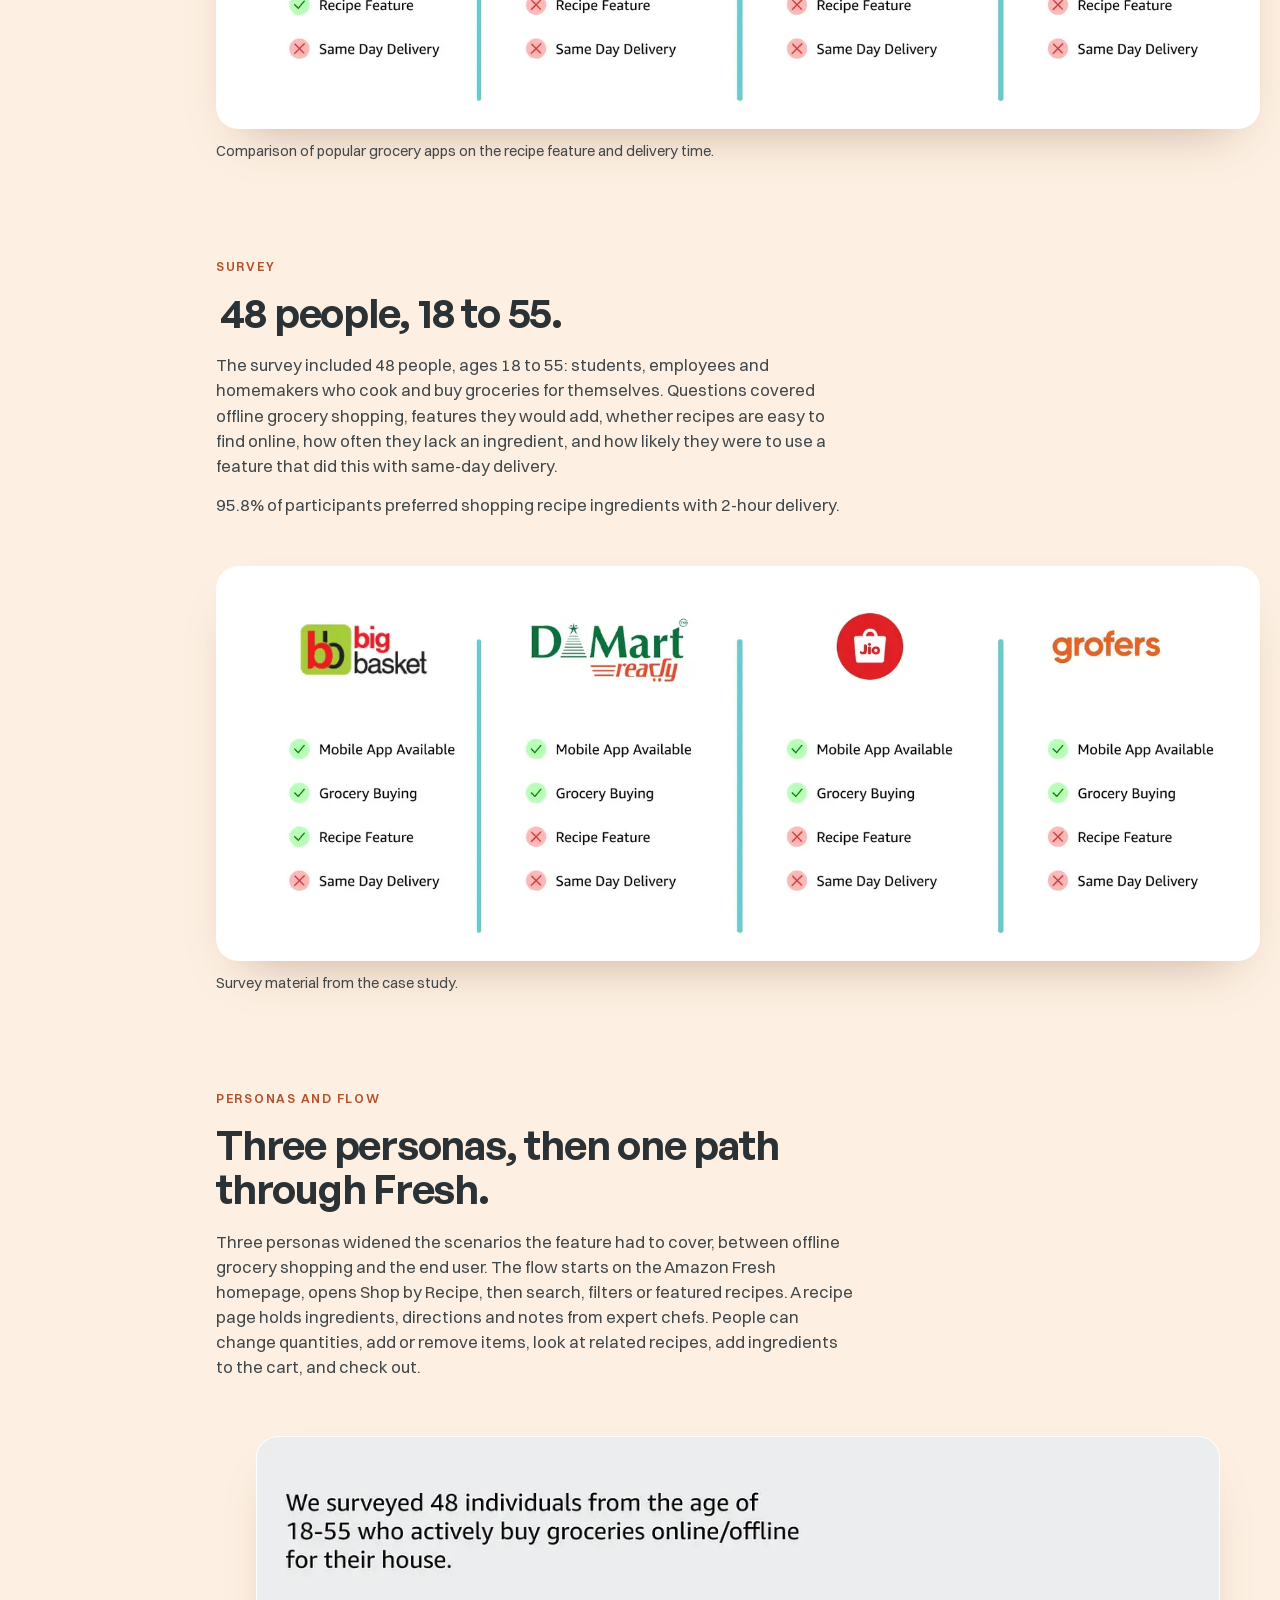
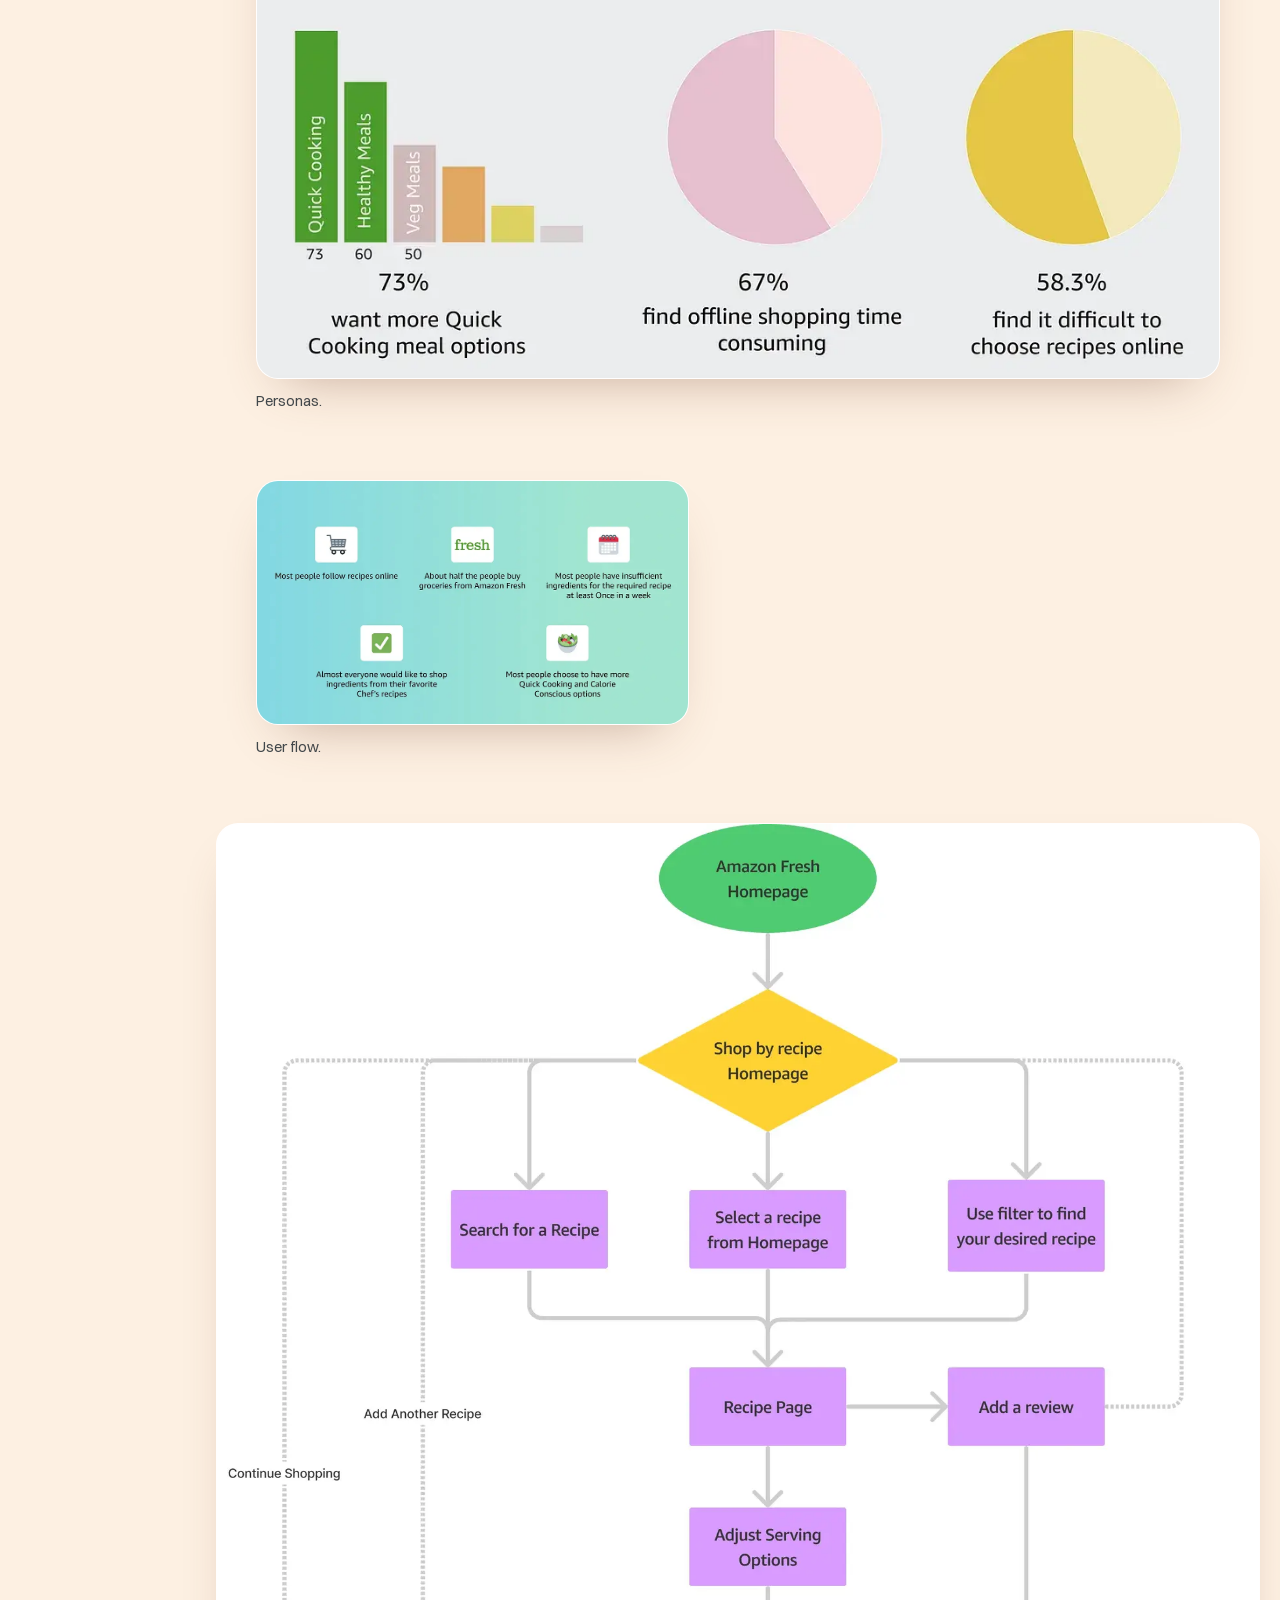
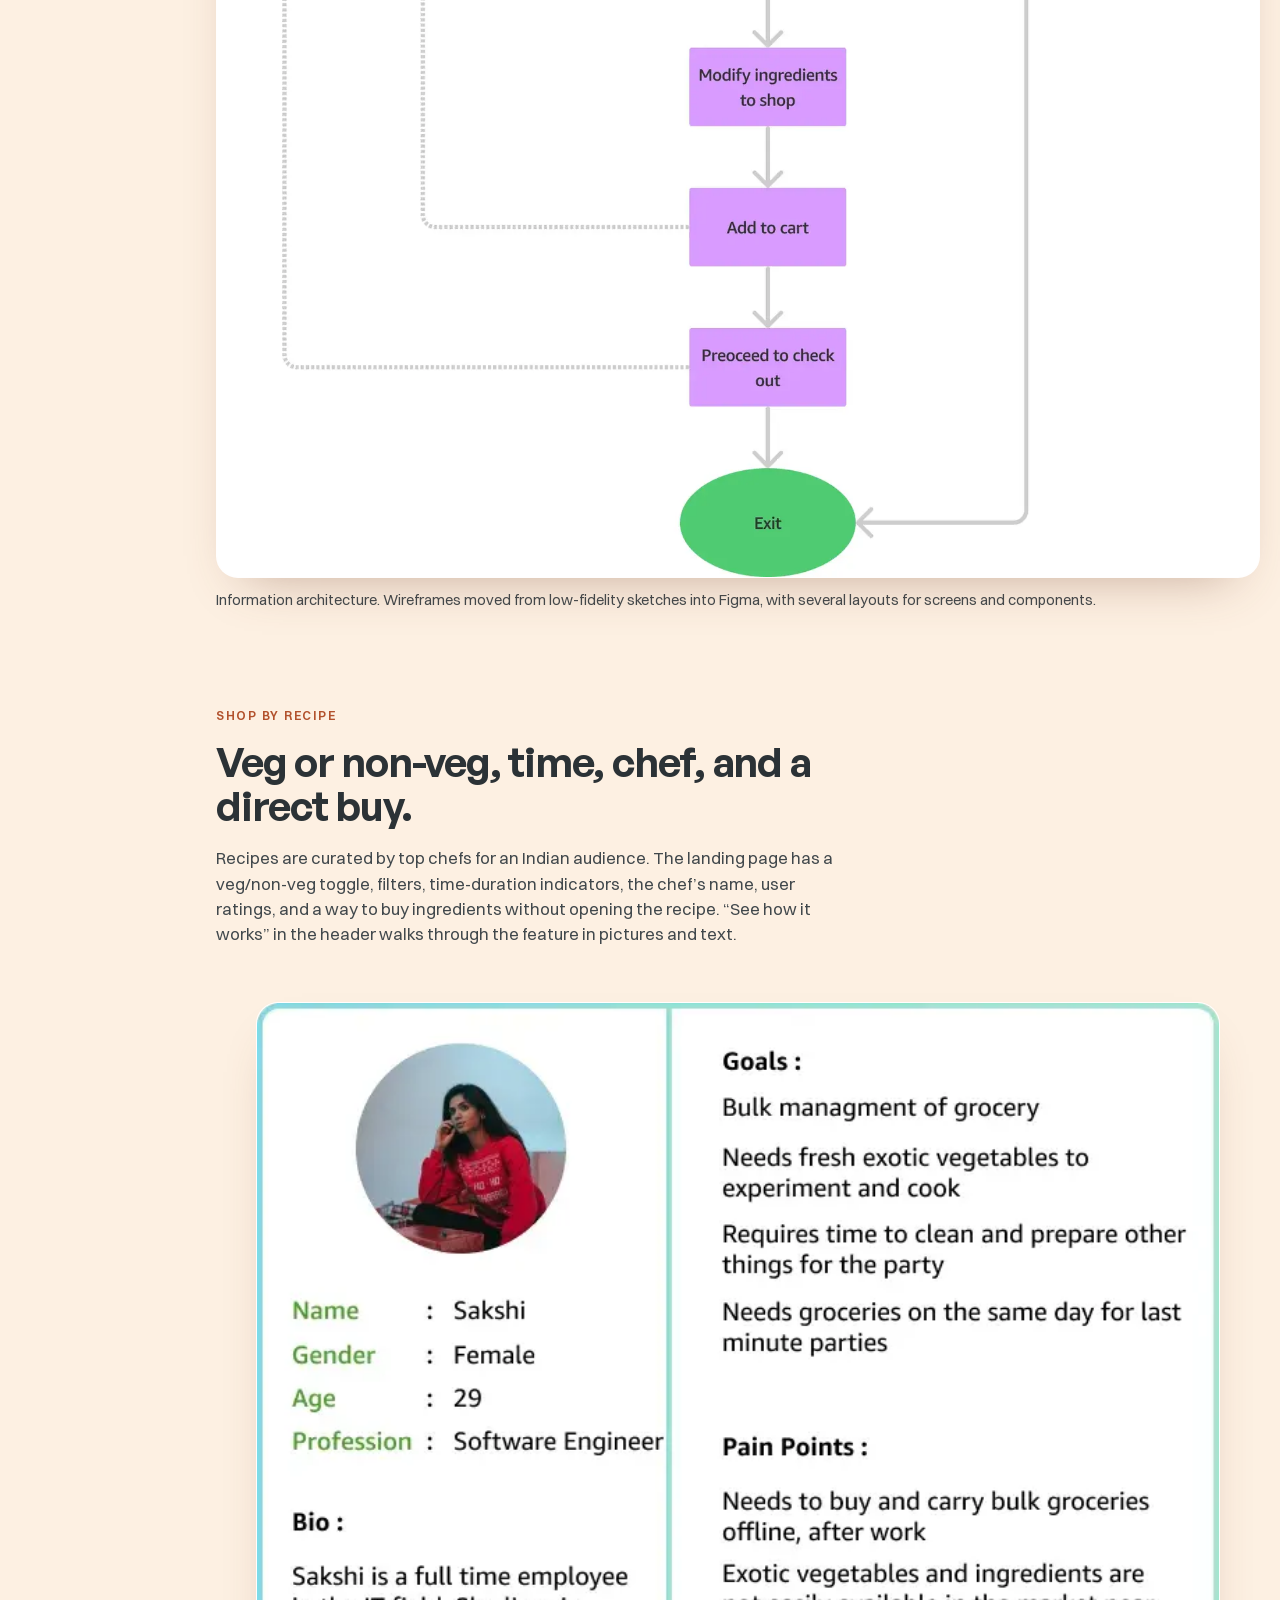
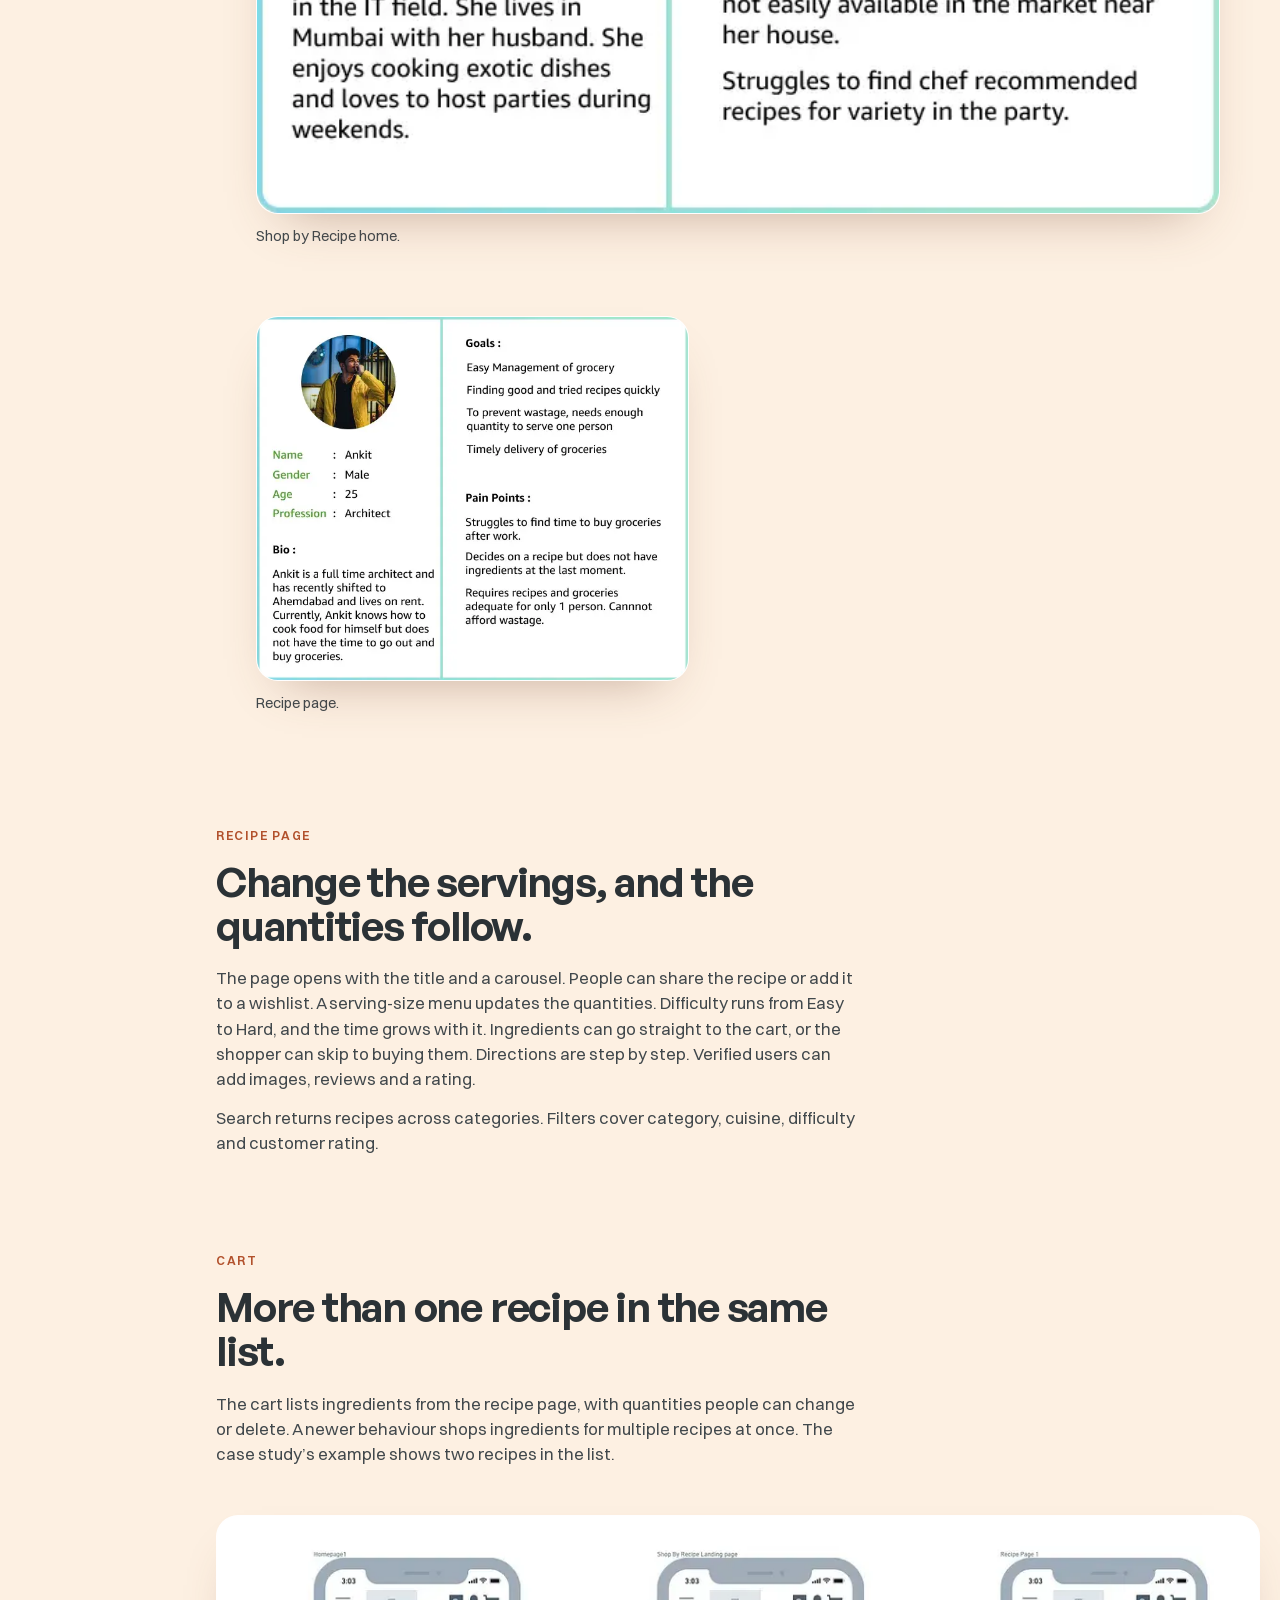
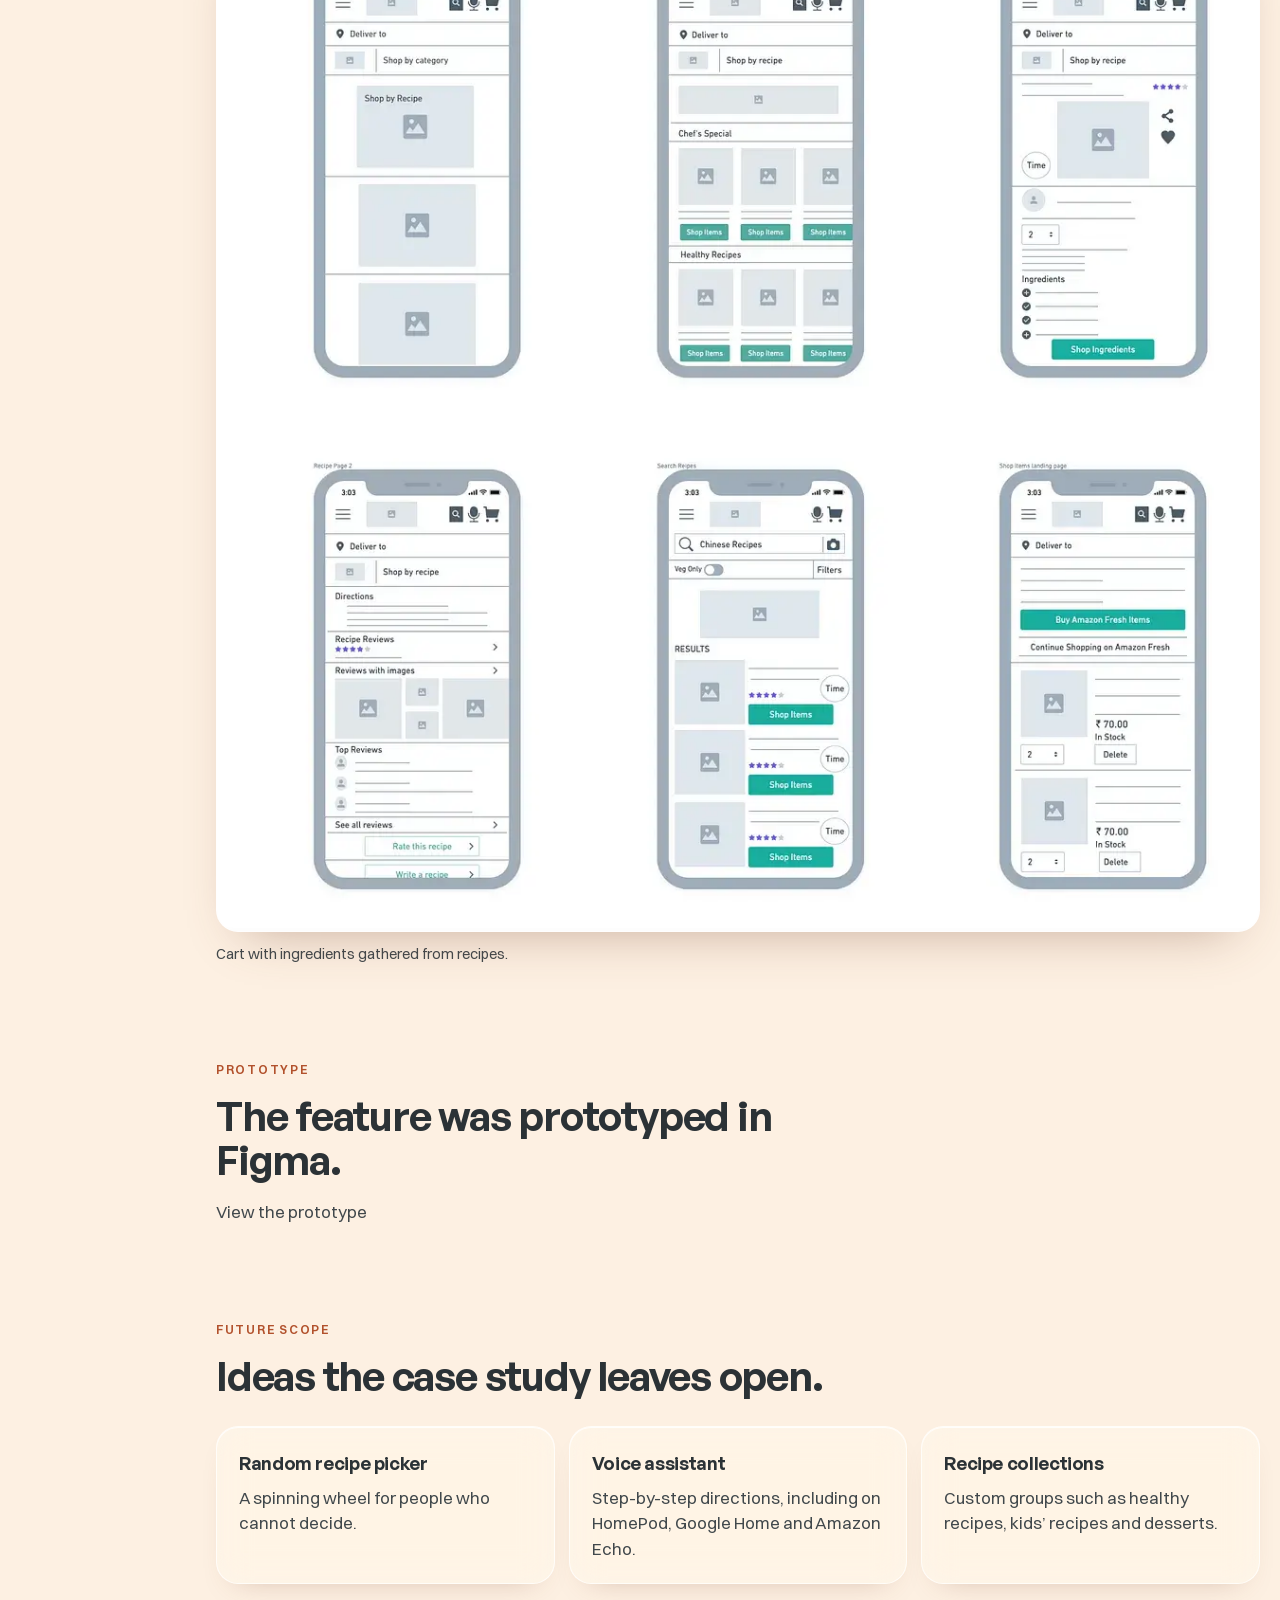
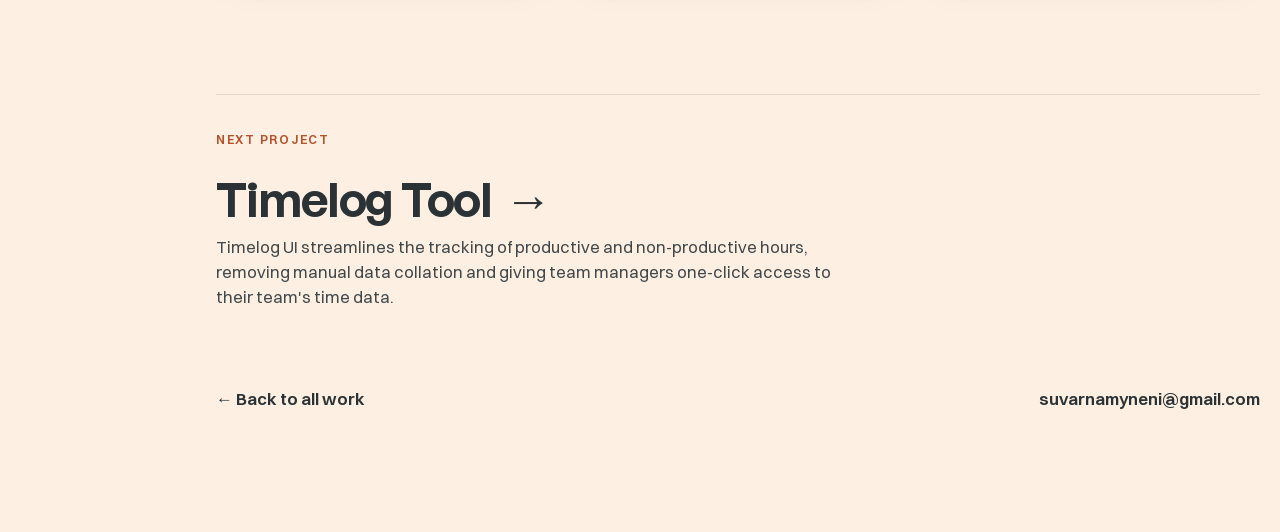
<file: work/amazon-fresh/index.html>
<!DOCTYPE html>
<html lang="en">
<head>
  <meta charset="utf-8">
  <meta name="viewport" content="width=device-width, initial-scale=1">
  <title>Amazon Fresh — Suvarna Myneni</title>
  <meta name="description" content="Shop by Recipe for Amazon Fresh in India: curated recipes, the ingredients, and same-day delivery, from a survey of 48 people.">
  <link rel="canonical" href="https://suvarnamyneni.github.io/work/amazon-fresh/">
  <meta name="theme-color" content="#FDF0E2">
  <meta property="og:title" content="Amazon Fresh — Shop for the recipe, not the missing ingredient">
  <meta property="og:description" content="Shop by Recipe for Amazon Fresh in India: curated recipes, the ingredients, and same-day delivery, from a survey of 48 people.">
  <meta property="og:type" content="article">
  <meta property="og:url" content="https://suvarnamyneni.github.io/work/amazon-fresh/">
  <meta property="og:image" content="https://suvarnamyneni.github.io/assets/case/amazon-fresh/home.webp">
  <link rel="icon" href="../../assets/favicon.png" type="image/png">
  <link rel="preload" href="../../assets/fonts/general-sans-600.woff2" as="font" type="font/woff2" crossorigin>
  <link rel="preload" href="../../assets/fonts/switzer-400.woff2" as="font" type="font/woff2" crossorigin>
  <style>
    @font-face { font-family: "General Sans"; font-style: normal; font-weight: 600; font-display: swap; src: url("../../assets/fonts/general-sans-600.woff2") format("woff2"); }
    @font-face { font-family: Switzer; font-style: normal; font-weight: 400; font-display: swap; src: url("../../assets/fonts/switzer-400.woff2") format("woff2"); }
    @font-face { font-family: Switzer; font-style: normal; font-weight: 600; font-display: swap; src: url("../../assets/fonts/switzer-600.woff2") format("woff2"); }
    :root { --ink: #2b3236; --muted: #41484c; --accent: #a34728; --paper: #fdf0e2; --display: "General Sans", Switzer, sans-serif; }
    *, *::before, *::after { box-sizing: border-box; }
    body { margin: 0; background: #fdf0e2; color: #2b3236; font-family: Switzer, "Segoe UI", sans-serif; font-size: 1.0625rem; line-height: 1.5; }
    img { max-width: 100%; display: block; }
    h1, h2, p { margin: 0; }
    a { color: inherit; }
    .sr-only { position: absolute; width: 1px; height: 1px; padding: 0; margin: -1px; overflow: hidden; clip: rect(0,0,0,0); white-space: nowrap; border: 0; }
    .skip-link { position: absolute; left: 16px; top: -48px; }
    html .site-header { position: fixed; z-index: 20; inset: 16px 22px auto; display: flex; align-items: center; justify-content: space-between; gap: 12px; padding: 0; background: none; pointer-events: none; color: #2b3236; }
    html .site-header > * { pointer-events: auto; }
    .brand-chip, .site-nav { display: flex; align-items: center; border-radius: 999px; text-decoration: none; color: #2b3236; background: rgba(255,251,247,.86); border: 1px solid rgba(255,255,255,.7); box-shadow: inset 0 1px 0 rgba(255,255,255,.8), 0 8px 28px rgba(150,90,70,.12); }
    html .brand-chip { flex-direction: row; align-items: center; gap: 10px; padding: 5px 16px 5px 5px; }
    .brand-copy { display: flex; flex-direction: column; line-height: 1.15; }
    .brand-avatar { width: 36px; height: 36px; border-radius: 50%; object-fit: cover; }
    .brand-name { font-family: "General Sans", Switzer, sans-serif; font-weight: 600; font-size: 14.5px; }
    .brand-role { display: none; }
    .brand-back { font-size: 12px; font-weight: 600; color: #b2512c; }
    .site-nav { position: relative; width: max-content; gap: 2px; padding: 5px; }
    .nav-menu { display: flex; align-items: center; gap: 2px; }
    .site-nav a, .nav-toggle { color: #2b3236; text-decoration: none; font: 500 14px/normal Switzer, sans-serif; padding: 7px 14px; border-radius: 999px; background: transparent; border: 0; }
    .nav-contact, .nav-toggle { display: none; }
    @media (max-width: 759px) {
      html .site-header { left: 12px; right: 12px; top: 12px; }
      .brand-last, .nav-menu { display: none; }
      .brand-back { display: block; }
      .nav-contact, .nav-toggle { display: inline-flex; align-items: center; padding: 7px 12px; }
    }
  </style>
  <link rel="stylesheet" href="../../css/styles.css">
  <link rel="stylesheet" href="../../css/effects.css">
  <link rel="stylesheet" href="../../css/round4.css">
  <link rel="stylesheet" href="../../css/case.css">
  <script>
    (function () {
      var root = document.documentElement;
      var reduce = window.matchMedia("(prefers-reduced-motion: reduce)").matches;
      var stack = window.matchMedia("(max-width: 900px), (pointer: coarse)").matches;
      root.classList.toggle("is-stack", stack || reduce);
      if (!reduce) root.classList.add("has-motion");
      root.classList.add("ready");
    })();
  </script>
</head>
<body>
  <a class="skip-link" href="#story">Skip to the story</a>
  <header class="site-header">
    <a class="brand-chip" href="/#work" data-caption="Back to all work">
      <img class="brand-avatar" src="../../assets/avatar-96.webp" width="36" height="36" alt="" decoding="async">
      <span class="brand-copy">
        <b class="brand-name">Suvarna <span class="brand-last">Myneni</span></b>
        <small class="brand-role">Sr UX Designer, Feb 2023 – Present</small>
        <small class="brand-back">← Back to all work</small>
      </span>
    </a>
    <nav class="site-nav" aria-label="Primary">
      <div id="nav-menu" class="nav-menu">
        <a href="/#work">Work</a>
        <a href="/#path">Path</a>
        <a href="/#about">About</a>
        <a href="/#contact">Contact</a>
      </div>
      <a class="nav-contact" href="/#contact">Contact</a>
      <button type="button" class="nav-toggle" aria-expanded="false" aria-controls="nav-menu">Menu</button>
    </nav>
  </header>
  <div class="nav-backdrop" hidden></div>

  <main class="case" id="story">
    <nav class="case-rail" aria-label="On this page">
      <div class="case-rail-list">
        <span class="case-rail-mark" aria-hidden="true"></span>
        <ol>
          <li><a href="#introduction">Introduction</a></li>
          <li><a href="#research">Research</a></li>
          <li><a href="#design">Design</a></li>
          <li><a href="#prototype">Prototype</a></li>
          <li><a href="#whats-next">What's next</a></li>
        </ol>
      </div>
      <div class="case-rail-progress" aria-hidden="true"><span class="case-rail-fill"></span></div>
    </nav>
    <header class="case-hero wrap case-reveal" id="introduction">
      <p class="case-eyebrow">Amazon Fresh · Shop by Recipe · India</p>
      <h1>Shop for the recipe, not the missing ingredient</h1>
      <p class="case-lede">A feature for Amazon Fresh that pairs curated recipes with the ingredients, and same-day delivery, on one platform.</p>
      <ul class="case-tags" aria-label="Work">
        <li>Survey</li>
        <li>Competitive research</li>
        <li>Personas</li>
        <li>Information architecture</li>
        <li>Prototype</li>
      </ul>
    </header>
    <figure class="case-frame wrap case-reveal">
      <img src="../../assets/case/amazon-fresh/home.webp" width="691" height="582" alt="Amazon Fresh homepage concept with a Shop by Recipe entry." fetchpriority="high" decoding="async">
      <figcaption>Amazon Fresh homepage concept from the case study. Shop by Recipe sits in the header, with “See how it works.”</figcaption>
    </figure>
    <section class="story-map wrap case-reveal" aria-labelledby="story-map-heading">
      <h2 class="story-title" id="story-map-heading">Shop by recipe</h2>
      <p class="story-dek">Missing ingredients, the survey, and a feature in Fresh.</p>
      <div class="story-board">
        <svg class="story-svg" viewBox="0 0 360 640" aria-hidden="true">
          <defs><mask id="story-draw" maskUnits="userSpaceOnUse"><path class="route-mask" d="M32 78 L78 148 L40 214 L82 300 L36 366 L80 432 L44 520 L84 586 L40 650" fill="none" stroke="#fff" stroke-width="16" stroke-linecap="round"/></mask></defs>
          <path class="route-grey" d="M32 78 L78 148 L40 214 L82 300 L36 366 L80 432 L44 520 L84 586 L40 650"/>
          <path class="route-rust" d="M32 78 L78 148 L40 214 L82 300 L36 366 L80 432 L44 520 L84 586 L40 650"/>
          <g class="story-plane" transform="translate(32 78)"><g transform="translate(-16 -16) scale(0.5)"><path d="M6 34 L58 8 L36 58 L28 36 Z" fill="#F6C7B0" stroke="#2B3236" stroke-width="2.5" stroke-linejoin="round"/><path d="M28 36 L58 8" fill="none" stroke="#A34728" stroke-width="2"/></g></g>
        </svg>
        <article class="act-card" data-act="0">
          <a class="act-name" href="#problem-heading"><span class="act-copy"><span class="act-kicker">Act 1</span> The problem</span></a>
          <ol>
            <li><a class="beat" href="#problem-heading"><span class="beat-mark" aria-hidden="true"></span><span class="beat-label">Missing one ingredient</span></a></li>
            <li><a class="beat" href="#problem-heading"><span class="beat-mark" aria-hidden="true"></span><span class="beat-label">Same-day delivery</span></a></li>
            <li><a class="beat" href="#compete-heading"><span class="beat-mark" aria-hidden="true"></span><span class="beat-label">India grocery apps</span></a></li>
          </ol>
        </article>
        <article class="act-card" data-act="1">
          <a class="act-name" href="#survey-heading"><span class="act-copy"><span class="act-kicker">Act 2</span> The research</span></a>
          <ol>
            <li><a class="beat" href="#survey-heading"><span class="beat-mark" aria-hidden="true"></span><span class="beat-label">Survey of 48</span></a></li>
            <li><a class="beat" href="#survey-heading"><span class="beat-mark" aria-hidden="true"></span><span class="beat-label">95.8% want both</span></a></li>
            <li><a class="beat" href="#personas-heading"><span class="beat-mark" aria-hidden="true"></span><span class="beat-label">Three user personas</span></a></li>
          </ol>
        </article>
        <article class="act-card" data-act="2">
          <a class="act-name" href="#feature-heading"><span class="act-copy"><span class="act-kicker">Act 3</span> The feature</span></a>
          <ol>
            <li><a class="beat is-key" href="#feature-heading"><span class="beat-mark" aria-hidden="true"></span><span class="beat-label">Shop by Recipe</span></a></li>
            <li><a class="beat" href="#recipe-heading"><span class="beat-mark" aria-hidden="true"></span><span class="beat-label">Servings update quantities</span></a></li>
            <li><a class="beat" href="#cart-heading"><span class="beat-mark" aria-hidden="true"></span><span class="beat-label">Multiple recipes in cart</span></a></li>
          </ol>
        </article>
      </div>
    </section>
    <section class="case-block wrap case-reveal" aria-labelledby="problem-heading">
      <p class="case-eyebrow">Problem</p>
      <h2 id="problem-heading">Recipes, ingredients, and delivery were three errands.</h2>
      <p class="case-copy">Online grocery shopping was rising in India. The need the case study names, from research and personal experience, is one platform: curated recipes, the ingredients for them, and same-day delivery.</p>
      <p class="case-copy">A common sentiment in the survey: when cooking an elaborate dish, people were often missing one or two ingredients, and had to make another trip.</p>
    </section>
    <section class="case-block wrap case-reveal" id="research" aria-labelledby="compete-heading">
      <p class="case-eyebrow">Competitive research</p>
      <h2 id="compete-heading">Fresh already had the 2-hour delivery.</h2>
      <p class="case-copy">Among the grocery apps examined, Amazon Fresh was the only one with a 2-hour delivery service. BigBasket let people shop recipe ingredients, and fell short on timely delivery and the experience around it. That combination is why the case study treats Fresh as the place to build the feature.</p>
      <figure class="case-frame">
        <img src="../../assets/case/amazon-fresh/compare.webp" width="1600" height="603" alt="Comparison of grocery apps on recipe features and delivery time." loading="lazy" decoding="async">
        <figcaption>Comparison of popular grocery apps on the recipe feature and delivery time.</figcaption>
      </figure>
    </section>
    <section class="case-block wrap case-reveal" aria-labelledby="survey-heading">
      <p class="case-eyebrow">Survey</p>
      <h2 id="survey-heading"><span class="case-count" data-count="48" style="--digits: 2">48</span> people, 18 to 55.</h2>
      <p class="case-copy">The survey included 48 people, ages 18 to 55: students, employees and homemakers who cook and buy groceries for themselves. Questions covered offline grocery shopping, features they would add, whether recipes are easy to find online, how often they lack an ingredient, and how likely they were to use a feature that did this with same-day delivery.</p>
      <p class="case-copy">95.8% of participants preferred shopping recipe ingredients with 2-hour delivery.</p>
      <figure class="case-frame">
        <img src="../../assets/case/amazon-fresh/survey.webp" width="1600" height="603" alt="Survey findings from the Amazon Fresh recipe study." loading="lazy" decoding="async">
        <figcaption>Survey material from the case study.</figcaption>
      </figure>
    </section>
    <section class="case-block wrap case-reveal" aria-labelledby="personas-heading">
      <p class="case-eyebrow">Personas and flow</p>
      <h2 id="personas-heading">Three personas, then one path through Fresh.</h2>
      <p class="case-copy">Three personas widened the scenarios the feature had to cover, between offline grocery shopping and the end user. The flow starts on the Amazon Fresh homepage, opens Shop by Recipe, then search, filters or featured recipes. A recipe page holds ingredients, directions and notes from expert chefs. People can change quantities, add or remove items, look at related recipes, add ingredients to the cart, and check out.</p>
      <div class="case-gallery">
        <figure class="case-shot">
          <img src="../../assets/case/amazon-fresh/persona.webp" width="1100" height="619" alt="User personas for Shop by Recipe." loading="lazy" decoding="async">
          <figcaption>Personas.</figcaption>
        </figure>
        <figure class="case-shot">
          <img src="../../assets/case/amazon-fresh/flow.webp" width="1100" height="619" alt="User flow for Shop by Recipe on Amazon Fresh." loading="lazy" decoding="async">
          <figcaption>User flow.</figcaption>
        </figure>
      </div>
      <figure class="case-frame">
        <img src="../../assets/case/amazon-fresh/ia.webp" width="1600" height="2077" alt="Information architecture for the Shop by Recipe feature." loading="lazy" decoding="async">
        <figcaption>Information architecture. Wireframes moved from low-fidelity sketches into Figma, with several layouts for screens and components.</figcaption>
      </figure>
    </section>
    <section class="case-block wrap case-reveal" id="design" aria-labelledby="feature-heading">
      <p class="case-eyebrow">Shop by Recipe</p>
      <h2 id="feature-heading">Veg or non-veg, time, chef, and a direct buy.</h2>
      <p class="case-copy">Recipes are curated by top chefs for an Indian audience. The landing page has a veg/non-veg toggle, filters, time-duration indicators, the chef’s name, user ratings, and a way to buy ingredients without opening the recipe. “See how it works” in the header walks through the feature in pictures and text.</p>
      <div class="case-gallery">
        <figure class="case-shot">
          <img src="../../assets/case/amazon-fresh/recipe-home.webp" width="691" height="582" alt="Shop by Recipe landing page." loading="lazy" decoding="async">
          <figcaption>Shop by Recipe home.</figcaption>
        </figure>
        <figure class="case-shot">
          <img src="../../assets/case/amazon-fresh/recipe.webp" width="691" height="582" alt="Recipe page with servings, ingredients and directions." loading="lazy" decoding="async">
          <figcaption>Recipe page.</figcaption>
        </figure>
      </div>
    </section>
    <section class="case-block wrap case-reveal" aria-labelledby="recipe-heading">
      <p class="case-eyebrow">Recipe page</p>
      <h2 id="recipe-heading">Change the servings, and the quantities follow.</h2>
      <p class="case-copy">The page opens with the title and a carousel. People can share the recipe or add it to a wishlist. A serving-size menu updates the quantities. Difficulty runs from Easy to Hard, and the time grows with it. Ingredients can go straight to the cart, or the shopper can skip to buying them. Directions are step by step. Verified users can add images, reviews and a rating.</p>
      <p class="case-copy">Search returns recipes across categories. Filters cover category, cuisine, difficulty and customer rating.</p>
    </section>
    <section class="case-block wrap case-reveal" aria-labelledby="cart-heading">
      <p class="case-eyebrow">Cart</p>
      <h2 id="cart-heading">More than one recipe in the same list.</h2>
      <p class="case-copy">The cart lists ingredients from the recipe page, with quantities people can change or delete. A newer behaviour shops ingredients for multiple recipes at once. The case study’s example shows two recipes in the list.</p>
      <figure class="case-frame">
        <img src="../../assets/case/amazon-fresh/cart.webp" width="1100" height="1071" alt="Cart holding ingredients from more than one recipe." loading="lazy" decoding="async">
        <figcaption>Cart with ingredients gathered from recipes.</figcaption>
      </figure>
    </section>
    <section class="case-block wrap case-reveal" id="prototype" aria-labelledby="proto-heading">
      <p class="case-eyebrow">Prototype</p>
      <h2 id="proto-heading">The feature was prototyped in Figma.</h2>
      <p class="case-copy"><a href="https://www.figma.com/file/aXI1TkmcJYvi8EzhMkKt0Q/Suvarna--Amazon-Fresh?type=design&amp;node-id=0%3A1&amp;t=NeBRDgPrM9XOo9h5-1">View the prototype</a></p>
    </section>
    <section class="case-block wrap case-reveal" id="whats-next" aria-labelledby="next-heading">
      <p class="case-eyebrow">Future scope</p>
      <h2 id="next-heading">Ideas the case study leaves open.</h2>
      <div class="case-steps">
        <article><h3>Random recipe picker</h3><p>A spinning wheel for people who cannot decide.</p></article>
        <article><h3>Voice assistant</h3><p>Step-by-step directions, including on HomePod, Google Home and Amazon Echo.</p></article>
        <article><h3>Recipe collections</h3><p>Custom groups such as healthy recipes, kids’ recipes and desserts.</p></article>
      </div>
    </section>
    <section class="case-next wrap case-reveal" aria-labelledby="next-project-heading">
      <p class="case-eyebrow">Next project</p>
      <h2 id="next-project-heading" class="sr-only">Next project</h2>
      <a href="/work/timelog/">Timelog Tool</a>
      <p class="case-copy" style="margin-top: 0">Timelog UI streamlines the tracking of productive and non-productive hours, removing manual data collation and giving team managers one-click access to their team's time data.</p>
    </section>
    <footer class="case-foot wrap case-reveal">
      <a href="/#work">← Back to all work</a>
      <a href="mailto:suvarnamyneni@gmail.com">suvarnamyneni@gmail.com</a>
    </footer>
  </main>

<div class="cursor" id="cursor" hidden aria-hidden="true">
    <div class="cursor-sprite">
      <svg viewBox="0 0 28 28" aria-hidden="true">
        <path d="M6 3 L22 14 L13 15.5 L10.5 24 Z" fill="#FFFDFB" stroke="#2B3236" stroke-width="1.6" stroke-linejoin="round"/>
      </svg>
    </div>
    <p class="cursor-bubble"></p>
  </div>
  <script src="../../js/case.js"></script>
  <script>
    (function () {
      var chip = document.querySelector(".brand-chip");
      if (chip) chip.setAttribute("href", "/#work");
      var stack = document.documentElement.classList.contains("is-stack");
      var sources = stack
        ? ["../../js/effects.js"]
        : ["../../js/vendor/lenis.min.js", "../../js/effects.js"];
      var index = 0;
      function next() {
        if (index >= sources.length) {
          if (window.initCaseScroll) window.initCaseScroll();
          return;
        }
        var script = document.createElement("script");
        script.src = sources[index++];
        script.onload = next;
        script.onerror = next;
        document.body.appendChild(script);
      }
      next();
    })();
  </script>
</body>
</html>
</file>
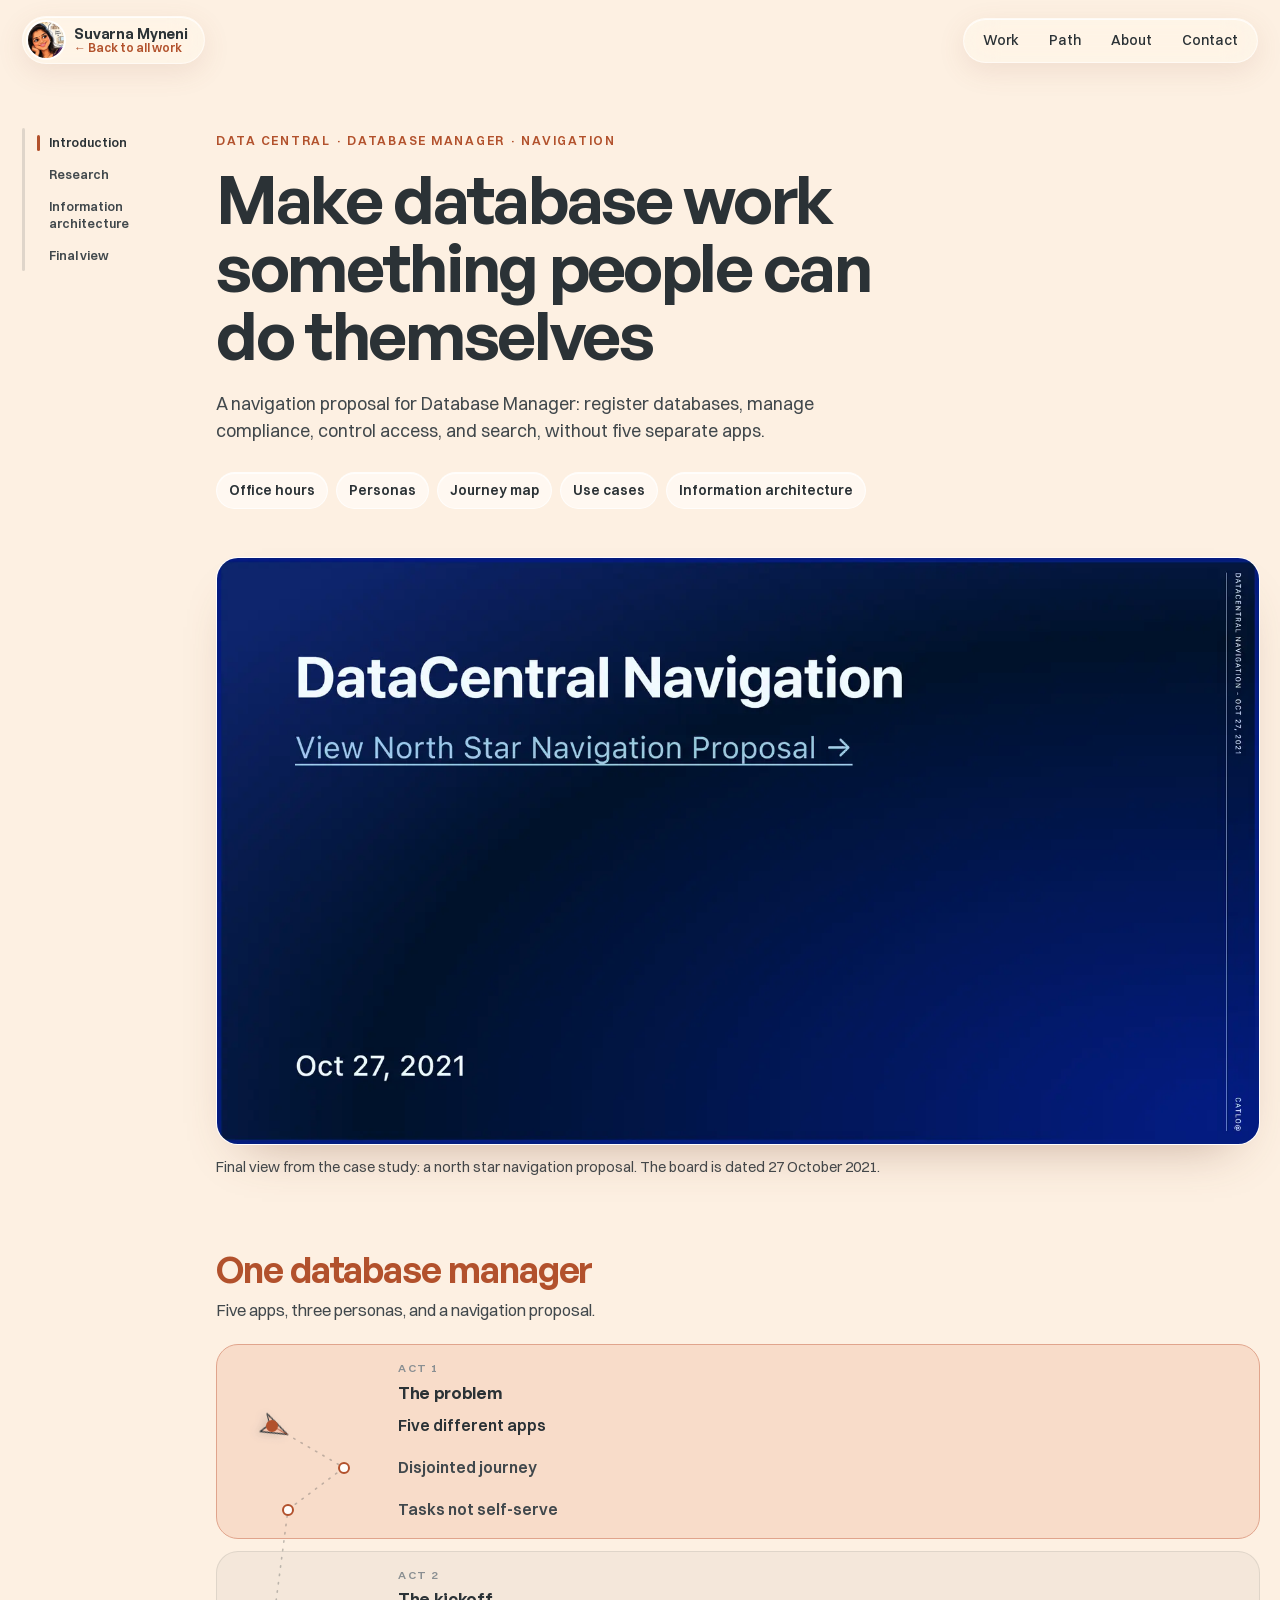
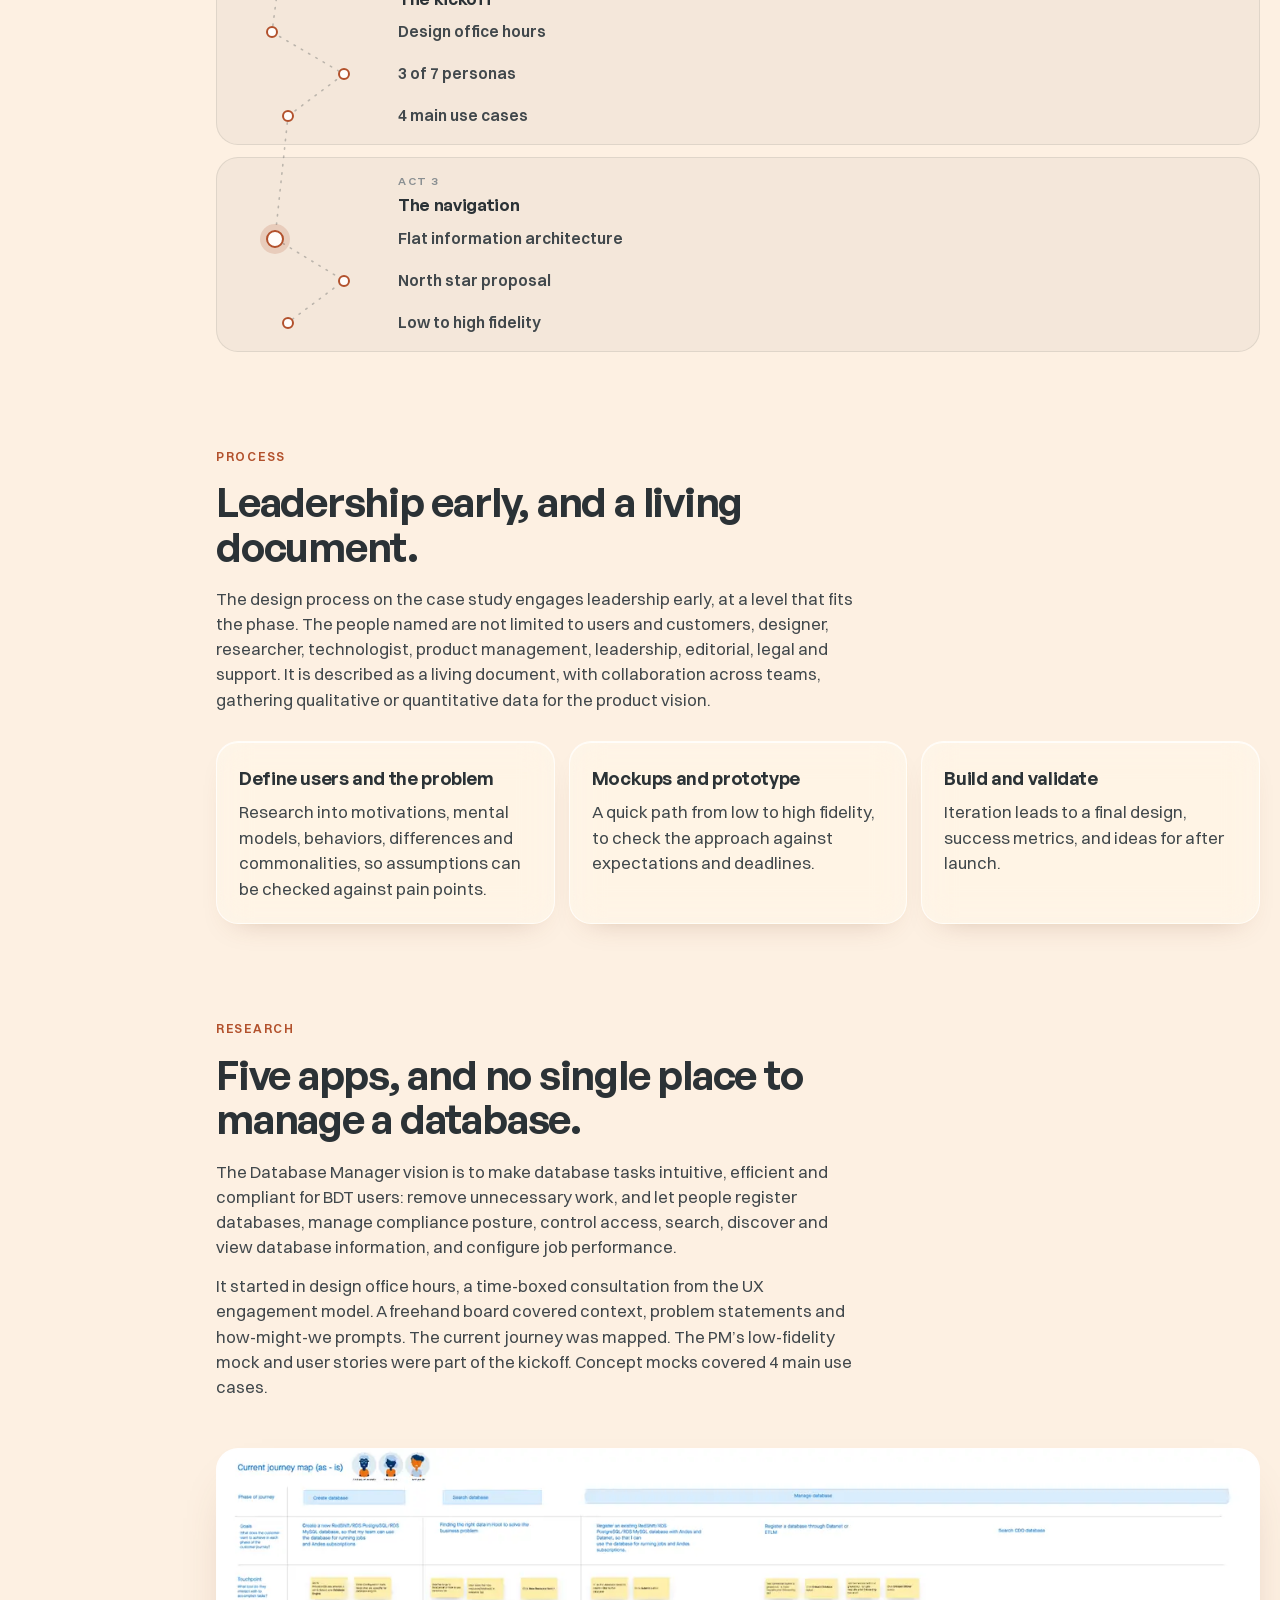
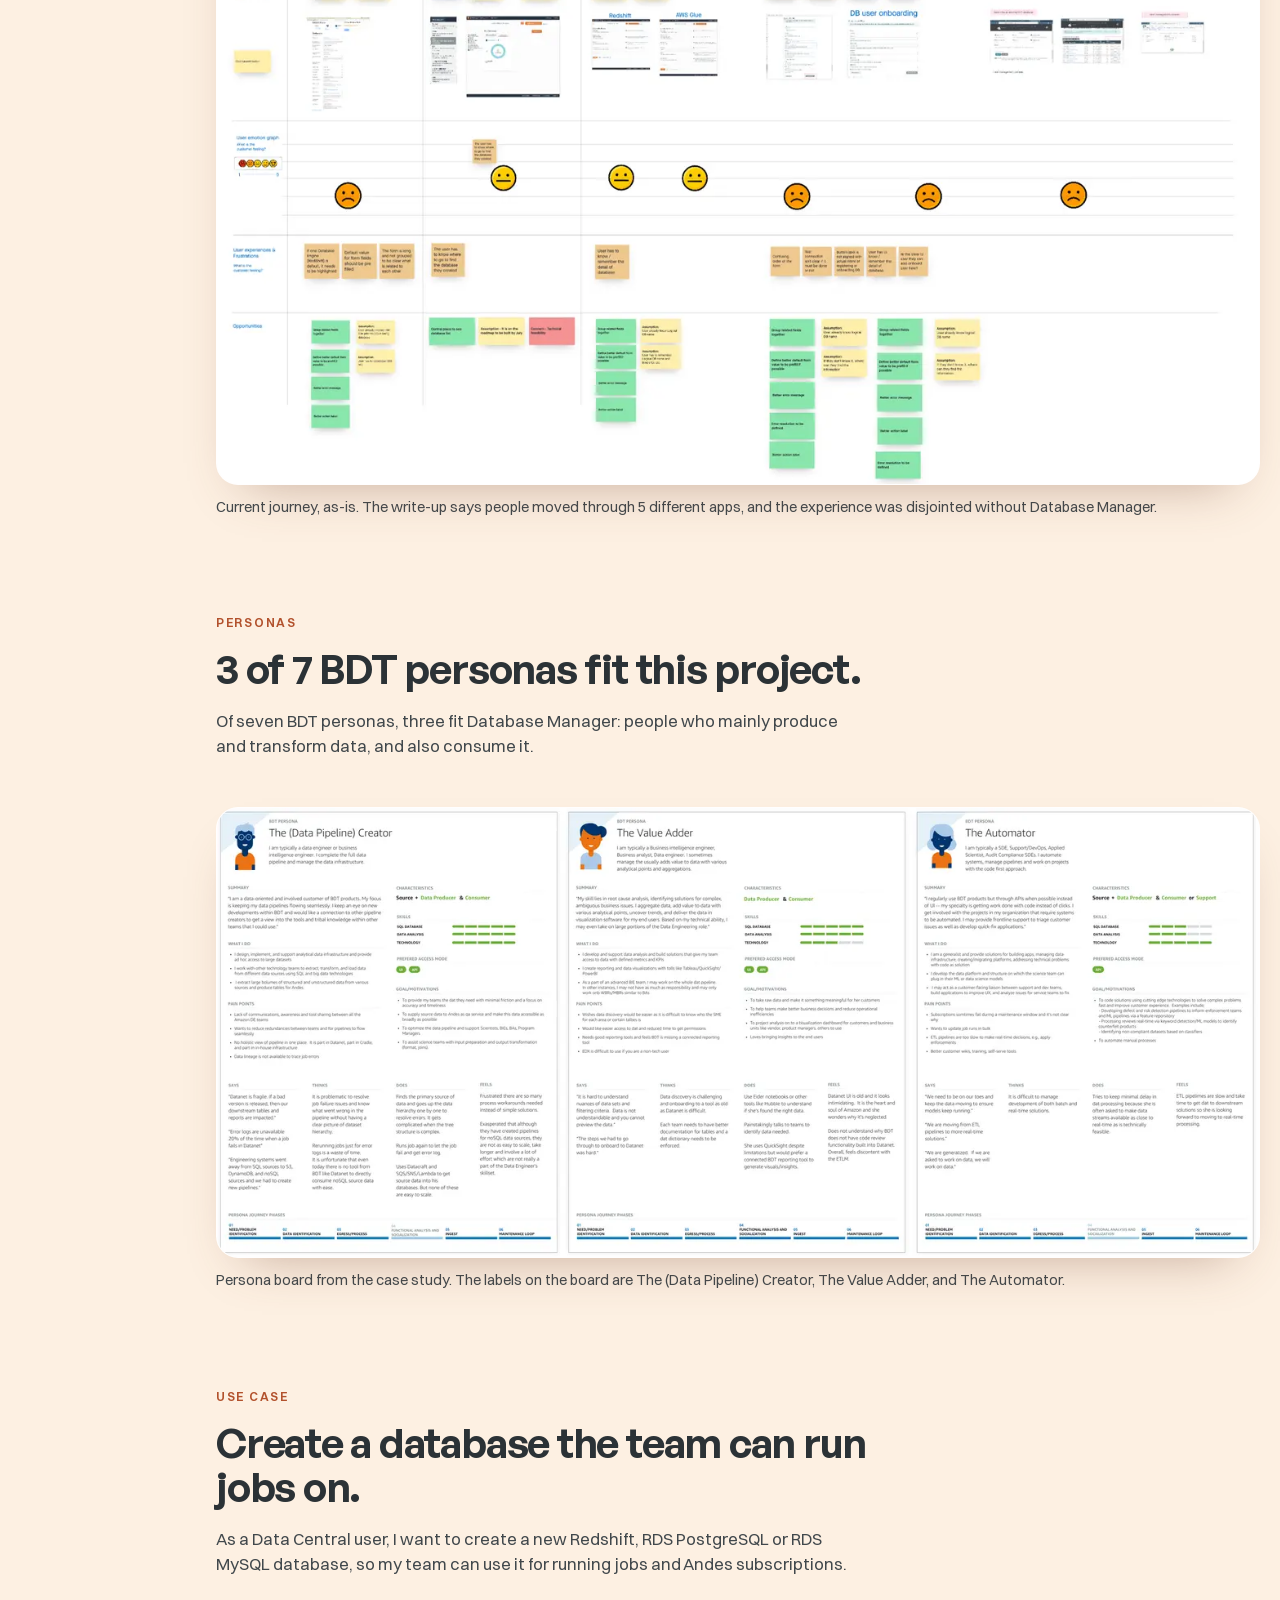
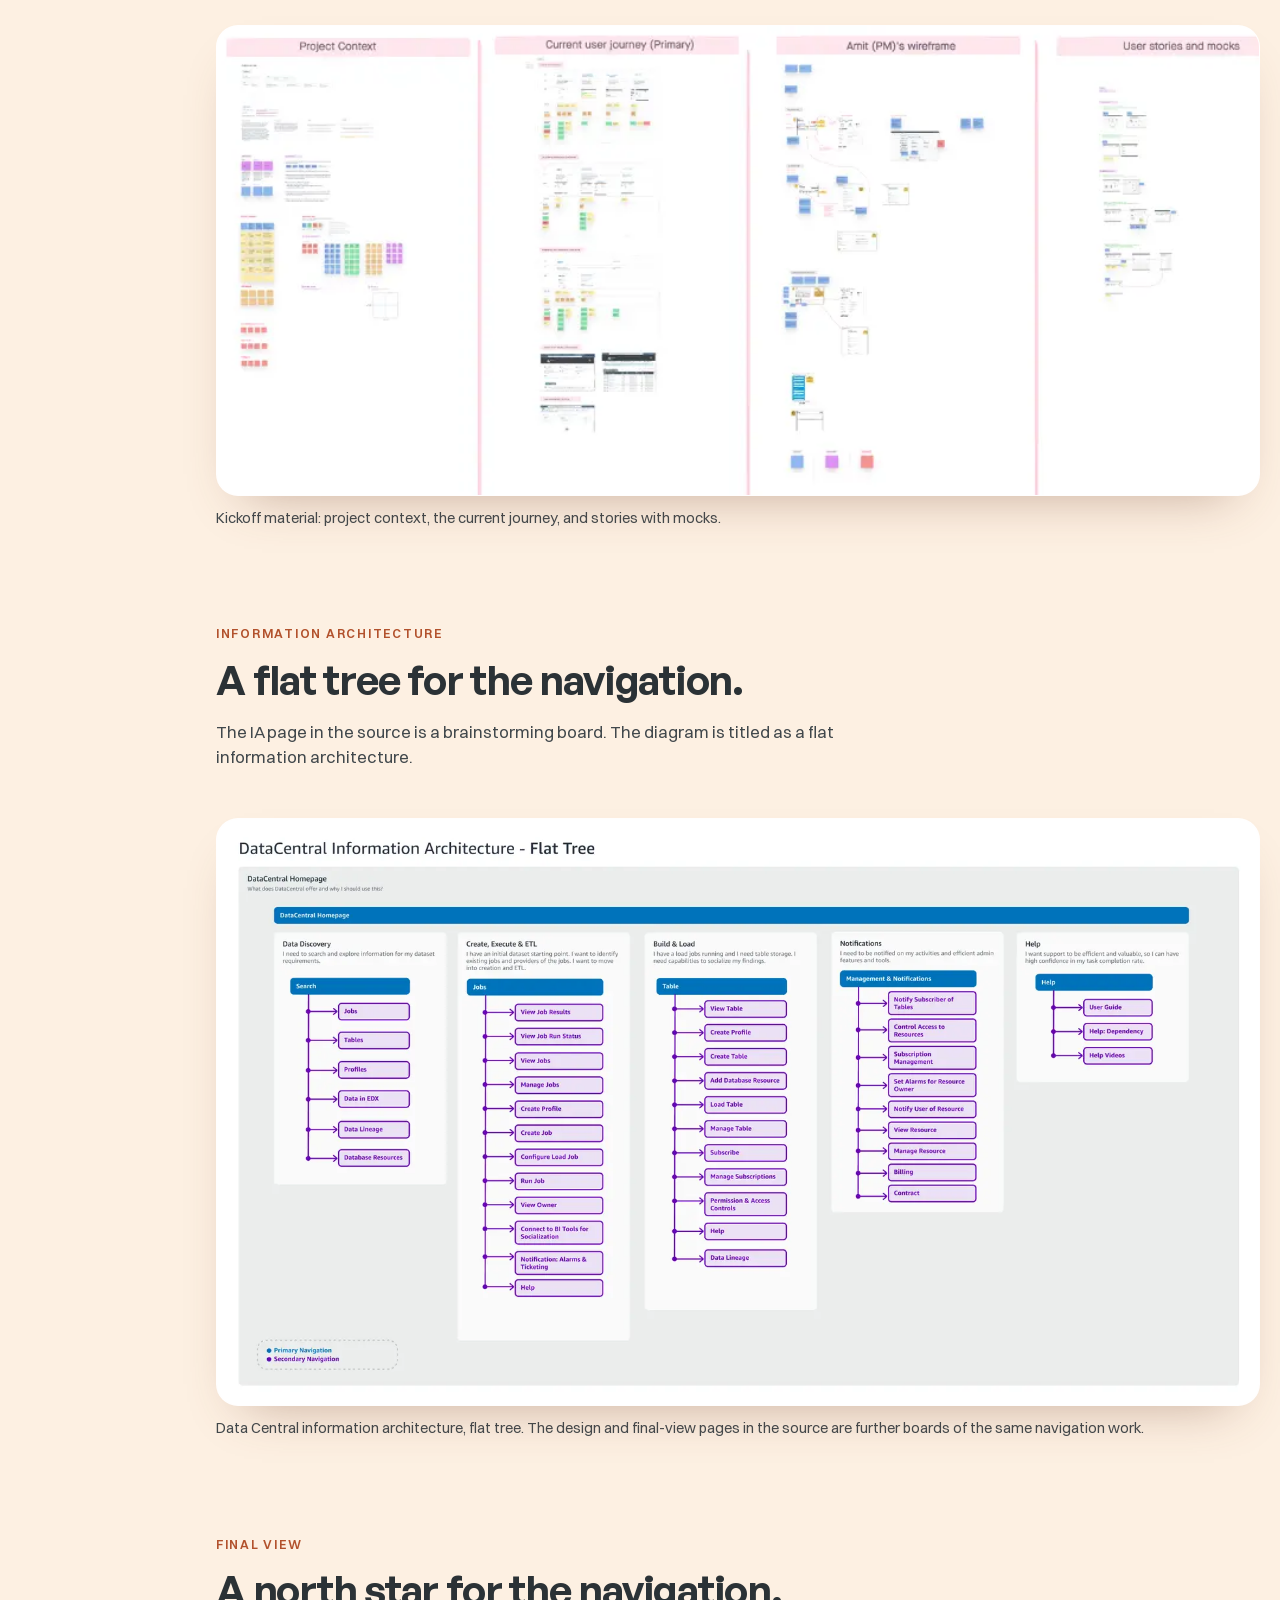
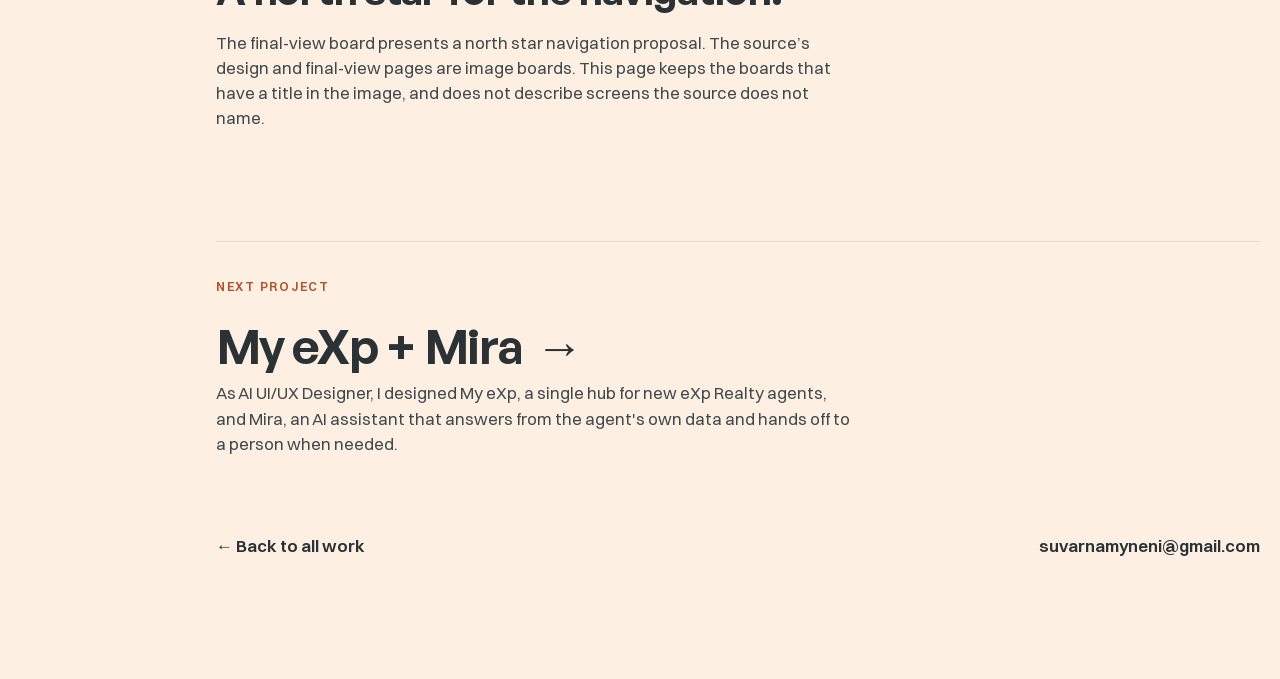
<file: work/data-central/index.html>
<!DOCTYPE html>
<html lang="en">
<head>
  <meta charset="utf-8">
  <meta name="viewport" content="width=device-width, initial-scale=1">
  <title>Data Central — Suvarna Myneni</title>
  <meta name="description" content="Navigation for Database Manager: self-serve database tasks, three of seven BDT personas, and a flat information architecture.">
  <link rel="canonical" href="https://suvarnamyneni.github.io/work/data-central/">
  <meta name="theme-color" content="#FDF0E2">
  <meta property="og:title" content="Data Central — Make database work something people can do themselves">
  <meta property="og:description" content="Navigation for Database Manager: self-serve database tasks, three of seven BDT personas, and a flat information architecture.">
  <meta property="og:type" content="article">
  <meta property="og:url" content="https://suvarnamyneni.github.io/work/data-central/">
  <meta property="og:image" content="https://suvarnamyneni.github.io/assets/case/data-central/final.webp">
  <link rel="icon" href="../../assets/favicon.png" type="image/png">
  <link rel="preload" href="../../assets/fonts/general-sans-600.woff2" as="font" type="font/woff2" crossorigin>
  <link rel="preload" href="../../assets/fonts/switzer-400.woff2" as="font" type="font/woff2" crossorigin>
  <style>
    @font-face { font-family: "General Sans"; font-style: normal; font-weight: 600; font-display: swap; src: url("../../assets/fonts/general-sans-600.woff2") format("woff2"); }
    @font-face { font-family: Switzer; font-style: normal; font-weight: 400; font-display: swap; src: url("../../assets/fonts/switzer-400.woff2") format("woff2"); }
    @font-face { font-family: Switzer; font-style: normal; font-weight: 600; font-display: swap; src: url("../../assets/fonts/switzer-600.woff2") format("woff2"); }
    :root { --ink: #2b3236; --muted: #41484c; --accent: #a34728; --paper: #fdf0e2; --display: "General Sans", Switzer, sans-serif; }
    *, *::before, *::after { box-sizing: border-box; }
    body { margin: 0; background: #fdf0e2; color: #2b3236; font-family: Switzer, "Segoe UI", sans-serif; font-size: 1.0625rem; line-height: 1.5; }
    img { max-width: 100%; display: block; }
    h1, h2, p { margin: 0; }
    a { color: inherit; }
    .sr-only { position: absolute; width: 1px; height: 1px; padding: 0; margin: -1px; overflow: hidden; clip: rect(0,0,0,0); white-space: nowrap; border: 0; }
    .skip-link { position: absolute; left: 16px; top: -48px; }
    html .site-header { position: fixed; z-index: 20; inset: 16px 22px auto; display: flex; align-items: center; justify-content: space-between; gap: 12px; padding: 0; background: none; pointer-events: none; color: #2b3236; }
    html .site-header > * { pointer-events: auto; }
    .brand-chip, .site-nav { display: flex; align-items: center; border-radius: 999px; text-decoration: none; color: #2b3236; background: rgba(255,251,247,.86); border: 1px solid rgba(255,255,255,.7); box-shadow: inset 0 1px 0 rgba(255,255,255,.8), 0 8px 28px rgba(150,90,70,.12); }
    html .brand-chip { flex-direction: row; align-items: center; gap: 10px; padding: 5px 16px 5px 5px; }
    .brand-copy { display: flex; flex-direction: column; line-height: 1.15; }
    .brand-avatar { width: 36px; height: 36px; border-radius: 50%; object-fit: cover; }
    .brand-name { font-family: "General Sans", Switzer, sans-serif; font-weight: 600; font-size: 14.5px; }
    .brand-role { display: none; }
    .brand-back { font-size: 12px; font-weight: 600; color: #b2512c; }
    .site-nav { position: relative; width: max-content; gap: 2px; padding: 5px; }
    .nav-menu { display: flex; align-items: center; gap: 2px; }
    .site-nav a, .nav-toggle { color: #2b3236; text-decoration: none; font: 500 14px/normal Switzer, sans-serif; padding: 7px 14px; border-radius: 999px; background: transparent; border: 0; }
    .nav-contact, .nav-toggle { display: none; }
    @media (max-width: 759px) {
      html .site-header { left: 12px; right: 12px; top: 12px; }
      .brand-last, .nav-menu { display: none; }
      .brand-back { display: block; }
      .nav-contact, .nav-toggle { display: inline-flex; align-items: center; padding: 7px 12px; }
    }
  </style>
  <link rel="stylesheet" href="../../css/styles.css">
  <link rel="stylesheet" href="../../css/effects.css">
  <link rel="stylesheet" href="../../css/round4.css">
  <link rel="stylesheet" href="../../css/case.css">
  <script>
    (function () {
      var root = document.documentElement;
      var reduce = window.matchMedia("(prefers-reduced-motion: reduce)").matches;
      var stack = window.matchMedia("(max-width: 900px), (pointer: coarse)").matches;
      root.classList.toggle("is-stack", stack || reduce);
      if (!reduce) root.classList.add("has-motion");
      root.classList.add("ready");
    })();
  </script>
</head>
<body>
  <a class="skip-link" href="#story">Skip to the story</a>
  <header class="site-header">
    <a class="brand-chip" href="/#work" data-caption="Back to all work">
      <img class="brand-avatar" src="../../assets/avatar-96.webp" width="36" height="36" alt="" decoding="async">
      <span class="brand-copy">
        <b class="brand-name">Suvarna <span class="brand-last">Myneni</span></b>
        <small class="brand-role">Sr UX Designer, Feb 2023 – Present</small>
        <small class="brand-back">← Back to all work</small>
      </span>
    </a>
    <nav class="site-nav" aria-label="Primary">
      <div id="nav-menu" class="nav-menu">
        <a href="/#work">Work</a>
        <a href="/#path">Path</a>
        <a href="/#about">About</a>
        <a href="/#contact">Contact</a>
      </div>
      <a class="nav-contact" href="/#contact">Contact</a>
      <button type="button" class="nav-toggle" aria-expanded="false" aria-controls="nav-menu">Menu</button>
    </nav>
  </header>
  <div class="nav-backdrop" hidden></div>

  <main class="case" id="story">
    <nav class="case-rail" aria-label="On this page">
      <div class="case-rail-list">
        <span class="case-rail-mark" aria-hidden="true"></span>
        <ol>
          <li><a href="#introduction">Introduction</a></li>
          <li><a href="#research">Research</a></li>
          <li><a href="#ia">Information architecture</a></li>
          <li><a href="#final">Final view</a></li>
        </ol>
      </div>
      <div class="case-rail-progress" aria-hidden="true"><span class="case-rail-fill"></span></div>
    </nav>
    <header class="case-hero wrap case-reveal" id="introduction">
      <p class="case-eyebrow">Data Central · Database manager · Navigation</p>
      <h1>Make database work something people can do themselves</h1>
      <p class="case-lede">A navigation proposal for Database Manager: register databases, manage compliance, control access, and search, without five separate apps.</p>
      <ul class="case-tags" aria-label="Work">
        <li>Office hours</li>
        <li>Personas</li>
        <li>Journey map</li>
        <li>Use cases</li>
        <li>Information architecture</li>
      </ul>
    </header>
    <figure class="case-frame wrap case-reveal">
      <img src="../../assets/case/data-central/final.webp" width="1600" height="900" alt="Data Central north star navigation proposal." fetchpriority="high" decoding="async">
      <figcaption>Final view from the case study: a north star navigation proposal. The board is dated 27 October 2021.</figcaption>
    </figure>
    <section class="story-map wrap case-reveal" aria-labelledby="story-map-heading">
      <h2 class="story-title" id="story-map-heading">One database manager</h2>
      <p class="story-dek">Five apps, three personas, and a navigation proposal.</p>
      <div class="story-board">
        <svg class="story-svg" viewBox="0 0 360 640" aria-hidden="true">
          <defs><mask id="story-draw" maskUnits="userSpaceOnUse"><path class="route-mask" d="M32 78 L78 148 L40 214 L82 300 L36 366 L80 432 L44 520 L84 586 L40 650" fill="none" stroke="#fff" stroke-width="16" stroke-linecap="round"/></mask></defs>
          <path class="route-grey" d="M32 78 L78 148 L40 214 L82 300 L36 366 L80 432 L44 520 L84 586 L40 650"/>
          <path class="route-rust" d="M32 78 L78 148 L40 214 L82 300 L36 366 L80 432 L44 520 L84 586 L40 650"/>
          <g class="story-plane" transform="translate(32 78)"><g transform="translate(-16 -16) scale(0.5)"><path d="M6 34 L58 8 L36 58 L28 36 Z" fill="#F6C7B0" stroke="#2B3236" stroke-width="2.5" stroke-linejoin="round"/><path d="M28 36 L58 8" fill="none" stroke="#A34728" stroke-width="2"/></g></g>
        </svg>
        <article class="act-card" data-act="0">
          <a class="act-name" href="#problem-heading"><span class="act-copy"><span class="act-kicker">Act 1</span> The problem</span></a>
          <ol>
            <li><a class="beat" href="#problem-heading"><span class="beat-mark" aria-hidden="true"></span><span class="beat-label">Five different apps</span></a></li>
            <li><a class="beat" href="#problem-heading"><span class="beat-mark" aria-hidden="true"></span><span class="beat-label">Disjointed journey</span></a></li>
            <li><a class="beat" href="#problem-heading"><span class="beat-mark" aria-hidden="true"></span><span class="beat-label">Tasks not self-serve</span></a></li>
          </ol>
        </article>
        <article class="act-card" data-act="1">
          <a class="act-name" href="#kickoff-heading"><span class="act-copy"><span class="act-kicker">Act 2</span> The kickoff</span></a>
          <ol>
            <li><a class="beat" href="#kickoff-heading"><span class="beat-mark" aria-hidden="true"></span><span class="beat-label">Design office hours</span></a></li>
            <li><a class="beat" href="#personas-heading"><span class="beat-mark" aria-hidden="true"></span><span class="beat-label">3 of 7 personas</span></a></li>
            <li><a class="beat" href="#usecase-heading"><span class="beat-mark" aria-hidden="true"></span><span class="beat-label">4 main use cases</span></a></li>
          </ol>
        </article>
        <article class="act-card" data-act="2">
          <a class="act-name" href="#ia-heading"><span class="act-copy"><span class="act-kicker">Act 3</span> The navigation</span></a>
          <ol>
            <li><a class="beat is-key" href="#ia-heading"><span class="beat-mark" aria-hidden="true"></span><span class="beat-label">Flat information architecture</span></a></li>
            <li><a class="beat" href="#final"><span class="beat-mark" aria-hidden="true"></span><span class="beat-label">North star proposal</span></a></li>
            <li><a class="beat" href="#process-heading"><span class="beat-mark" aria-hidden="true"></span><span class="beat-label">Low to high fidelity</span></a></li>
          </ol>
        </article>
      </div>
    </section>
    <section class="case-block wrap case-reveal" aria-labelledby="process-heading">
      <p class="case-eyebrow">Process</p>
      <h2 id="process-heading">Leadership early, and a living document.</h2>
      <p class="case-copy">The design process on the case study engages leadership early, at a level that fits the phase. The people named are not limited to users and customers, designer, researcher, technologist, product management, leadership, editorial, legal and support. It is described as a living document, with collaboration across teams, gathering qualitative or quantitative data for the product vision.</p>
      <div class="case-steps">
        <article><h3>Define users and the problem</h3><p>Research into motivations, mental models, behaviors, differences and commonalities, so assumptions can be checked against pain points.</p></article>
        <article><h3>Mockups and prototype</h3><p>A quick path from low to high fidelity, to check the approach against expectations and deadlines.</p></article>
        <article><h3>Build and validate</h3><p>Iteration leads to a final design, success metrics, and ideas for after launch.</p></article>
      </div>
    </section>
    <section class="case-block wrap case-reveal" id="research" aria-labelledby="problem-heading">
      <p class="case-eyebrow">Research</p>
      <h2 id="problem-heading">Five apps, and no single place to manage a database.</h2>
      <p class="case-copy">The Database Manager vision is to make database tasks intuitive, efficient and compliant for BDT users: remove unnecessary work, and let people register databases, manage compliance posture, control access, search, discover and view database information, and configure job performance.</p>
      <p class="case-copy">It started in design office hours, a time-boxed consultation from the UX engagement model. A freehand board covered context, problem statements and how-might-we prompts. The current journey was mapped. The PM’s low-fidelity mock and user stories were part of the kickoff. Concept mocks covered 4 main use cases.</p>
      <figure class="case-frame">
        <img src="../../assets/case/data-central/journey.webp" width="1276" height="777" alt="Current as-is journey map for database users across several apps." loading="lazy" decoding="async">
        <figcaption>Current journey, as-is. The write-up says people moved through 5 different apps, and the experience was disjointed without Database Manager.</figcaption>
      </figure>
    </section>
    <section class="case-block wrap case-reveal" aria-labelledby="personas-heading">
      <p class="case-eyebrow">Personas</p>
      <h2 id="personas-heading">3 of 7 BDT personas fit this project.</h2>
      <p class="case-copy">Of seven BDT personas, three fit Database Manager: people who mainly produce and transform data, and also consume it.</p>
      <figure class="case-frame">
        <img src="../../assets/case/data-central/vision.webp" width="1276" height="550" alt="Three Data Central personas: the data pipeline creator, the value adder, and the automator." loading="lazy" decoding="async">
        <figcaption>Persona board from the case study. The labels on the board are The (Data Pipeline) Creator, The Value Adder, and The Automator.</figcaption>
      </figure>
    </section>
    <section class="case-block wrap case-reveal" aria-labelledby="usecase-heading">
      <p class="case-eyebrow">Use case</p>
      <h2 id="usecase-heading">Create a database the team can run jobs on.</h2>
      <p class="case-copy">As a Data Central user, I want to create a new Redshift, RDS PostgreSQL or RDS MySQL database, so my team can use it for running jobs and Andes subscriptions.</p>
      <figure class="case-frame">
        <img src="../../assets/case/data-central/usecase.webp" width="879" height="395" alt="Kickoff board with project context, the current journey, and user stories." loading="lazy" decoding="async">
        <figcaption>Kickoff material: project context, the current journey, and stories with mocks.</figcaption>
      </figure>
    </section>
    <section class="case-block wrap case-reveal" id="ia" aria-labelledby="ia-heading">
      <p class="case-eyebrow">Information architecture</p>
      <h2 id="ia-heading">A flat tree for the navigation.</h2>
      <p class="case-copy">The IA page in the source is a brainstorming board. The diagram is titled as a flat information architecture.</p>
      <figure class="case-frame">
        <img src="../../assets/case/data-central/ia.webp" width="1600" height="900" alt="Data Central information architecture shown as a flat tree." loading="lazy" decoding="async">
        <figcaption>Data Central information architecture, flat tree. The design and final-view pages in the source are further boards of the same navigation work.</figcaption>
      </figure>
    </section>
    <section class="case-block wrap case-reveal" id="final" aria-labelledby="final-heading">
      <p class="case-eyebrow">Final view</p>
      <h2 id="final-heading">A north star for the navigation.</h2>
      <p class="case-copy">The final-view board presents a north star navigation proposal. The source’s design and final-view pages are image boards. This page keeps the boards that have a title in the image, and does not describe screens the source does not name.</p>
    </section>
    <section class="case-next wrap case-reveal" aria-labelledby="next-project-heading">
      <p class="case-eyebrow">Next project</p>
      <h2 id="next-project-heading" class="sr-only">Next project</h2>
      <a href="/work/my-exp/">My eXp + Mira</a>
      <p class="case-copy" style="margin-top: 0">As AI UI/UX Designer, I designed My eXp, a single hub for new eXp Realty agents, and Mira, an AI assistant that answers from the agent's own data and hands off to a person when needed.</p>
    </section>
    <footer class="case-foot wrap case-reveal">
      <a href="/#work">← Back to all work</a>
      <a href="mailto:suvarnamyneni@gmail.com">suvarnamyneni@gmail.com</a>
    </footer>
  </main>

<div class="cursor" id="cursor" hidden aria-hidden="true">
    <div class="cursor-sprite">
      <svg viewBox="0 0 28 28" aria-hidden="true">
        <path d="M6 3 L22 14 L13 15.5 L10.5 24 Z" fill="#FFFDFB" stroke="#2B3236" stroke-width="1.6" stroke-linejoin="round"/>
      </svg>
    </div>
    <p class="cursor-bubble"></p>
  </div>
  <script src="../../js/case.js"></script>
  <script>
    (function () {
      var chip = document.querySelector(".brand-chip");
      if (chip) chip.setAttribute("href", "/#work");
      var stack = document.documentElement.classList.contains("is-stack");
      var sources = stack
        ? ["../../js/effects.js"]
        : ["../../js/vendor/lenis.min.js", "../../js/effects.js"];
      var index = 0;
      function next() {
        if (index >= sources.length) {
          if (window.initCaseScroll) window.initCaseScroll();
          return;
        }
        var script = document.createElement("script");
        script.src = sources[index++];
        script.onload = next;
        script.onerror = next;
        document.body.appendChild(script);
      }
      next();
    })();
  </script>
</body>
</html>
</file>
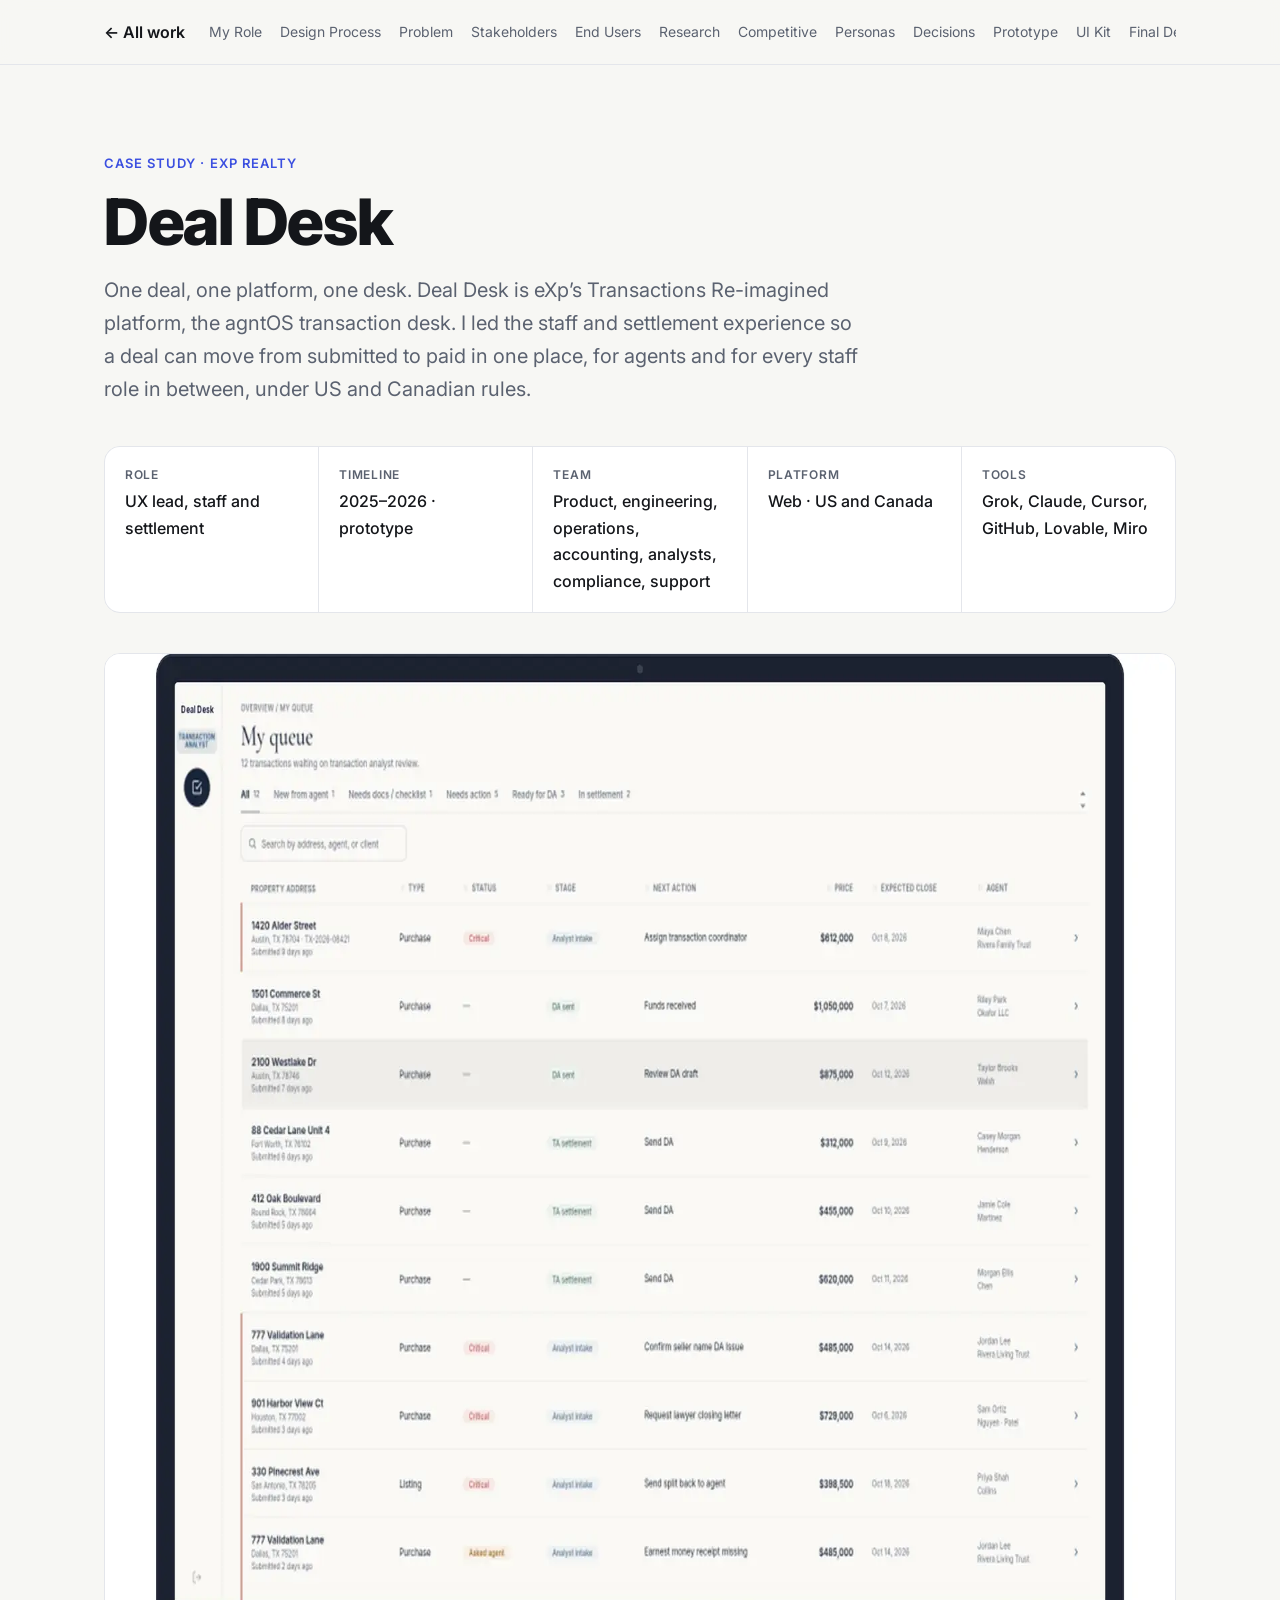
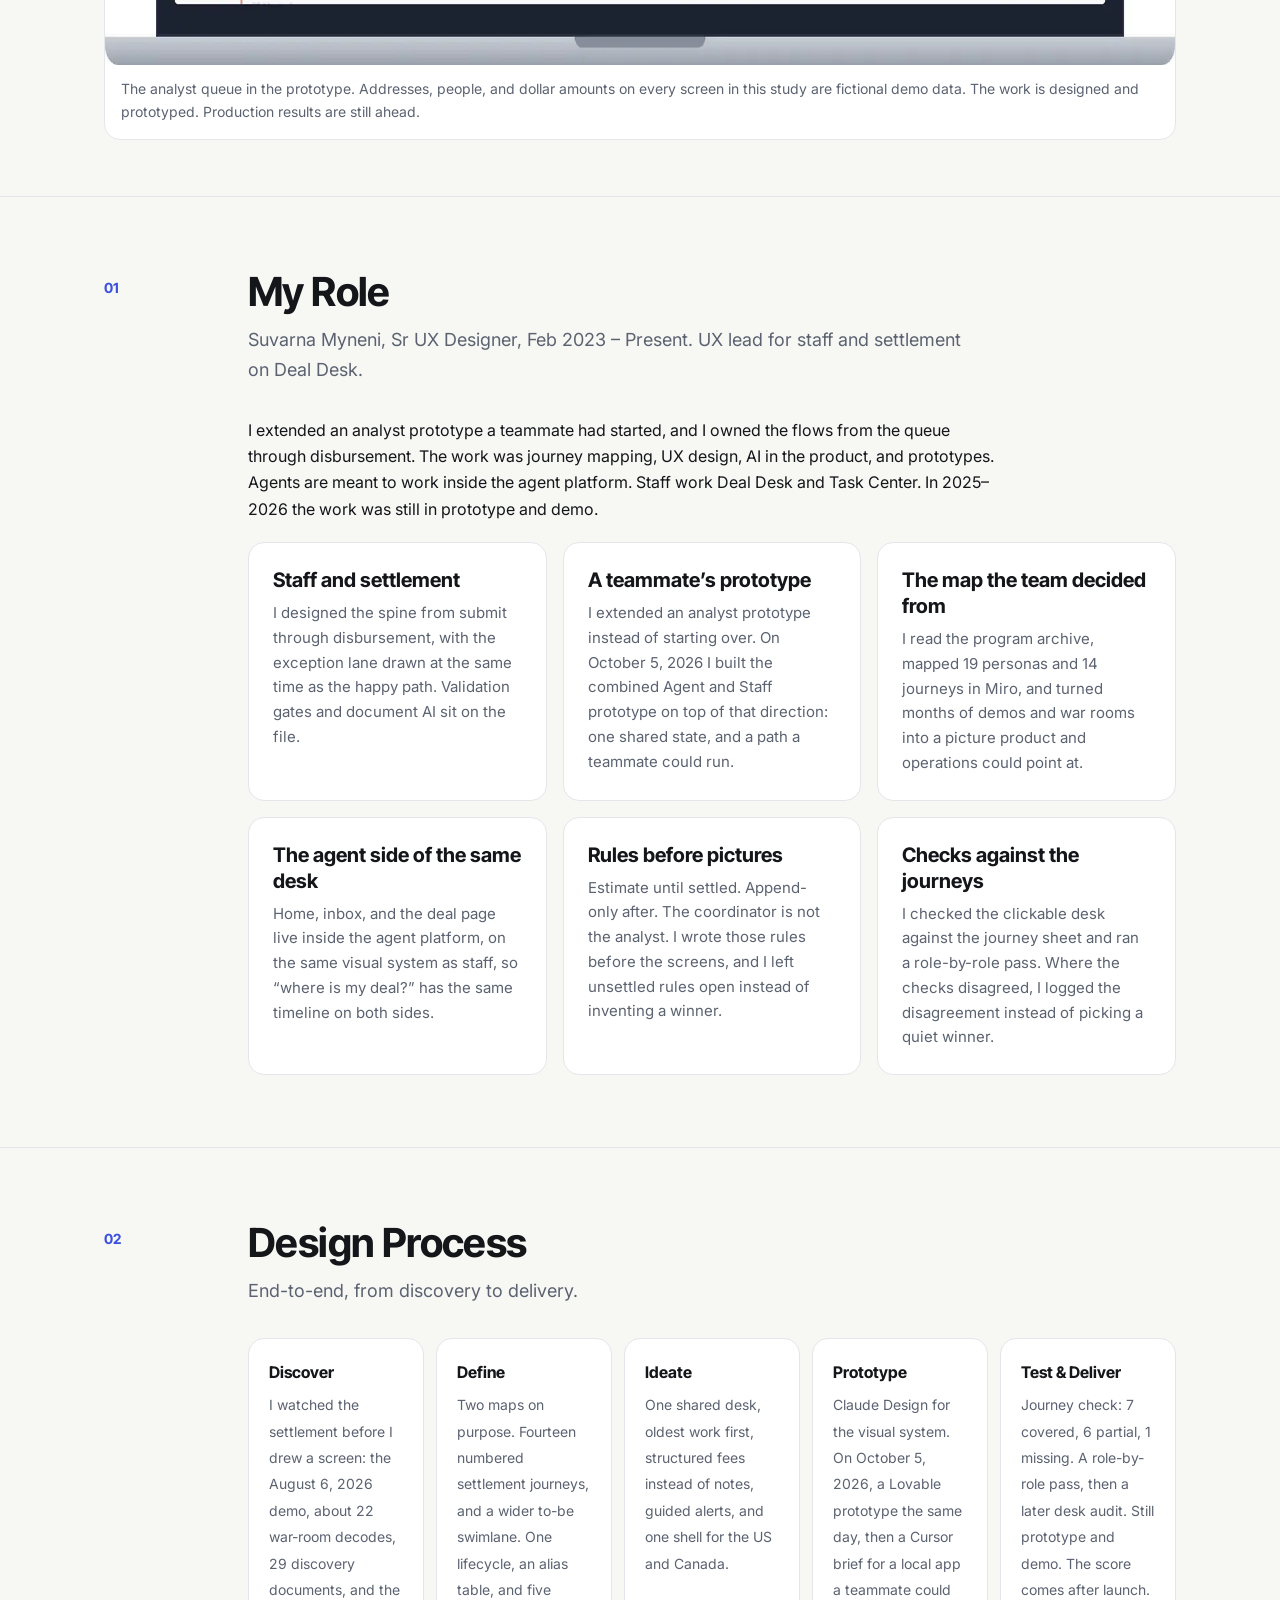
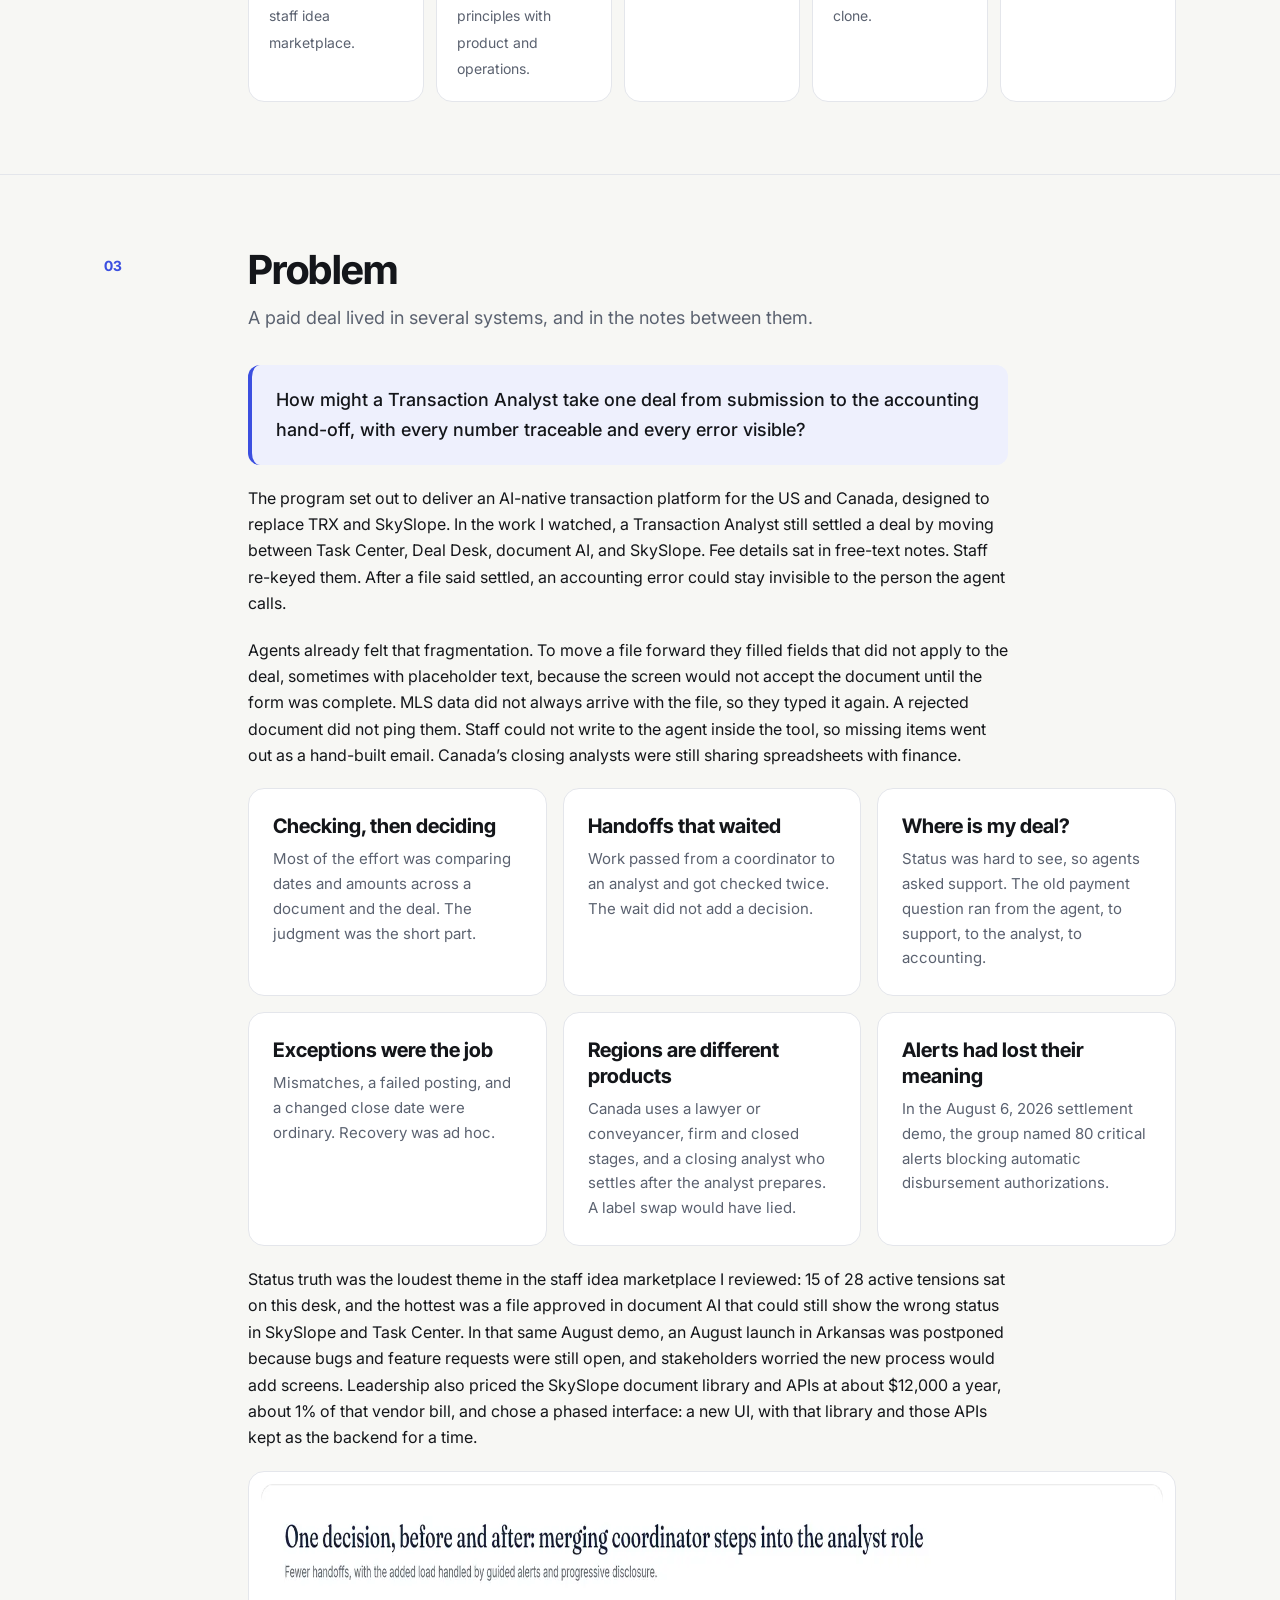
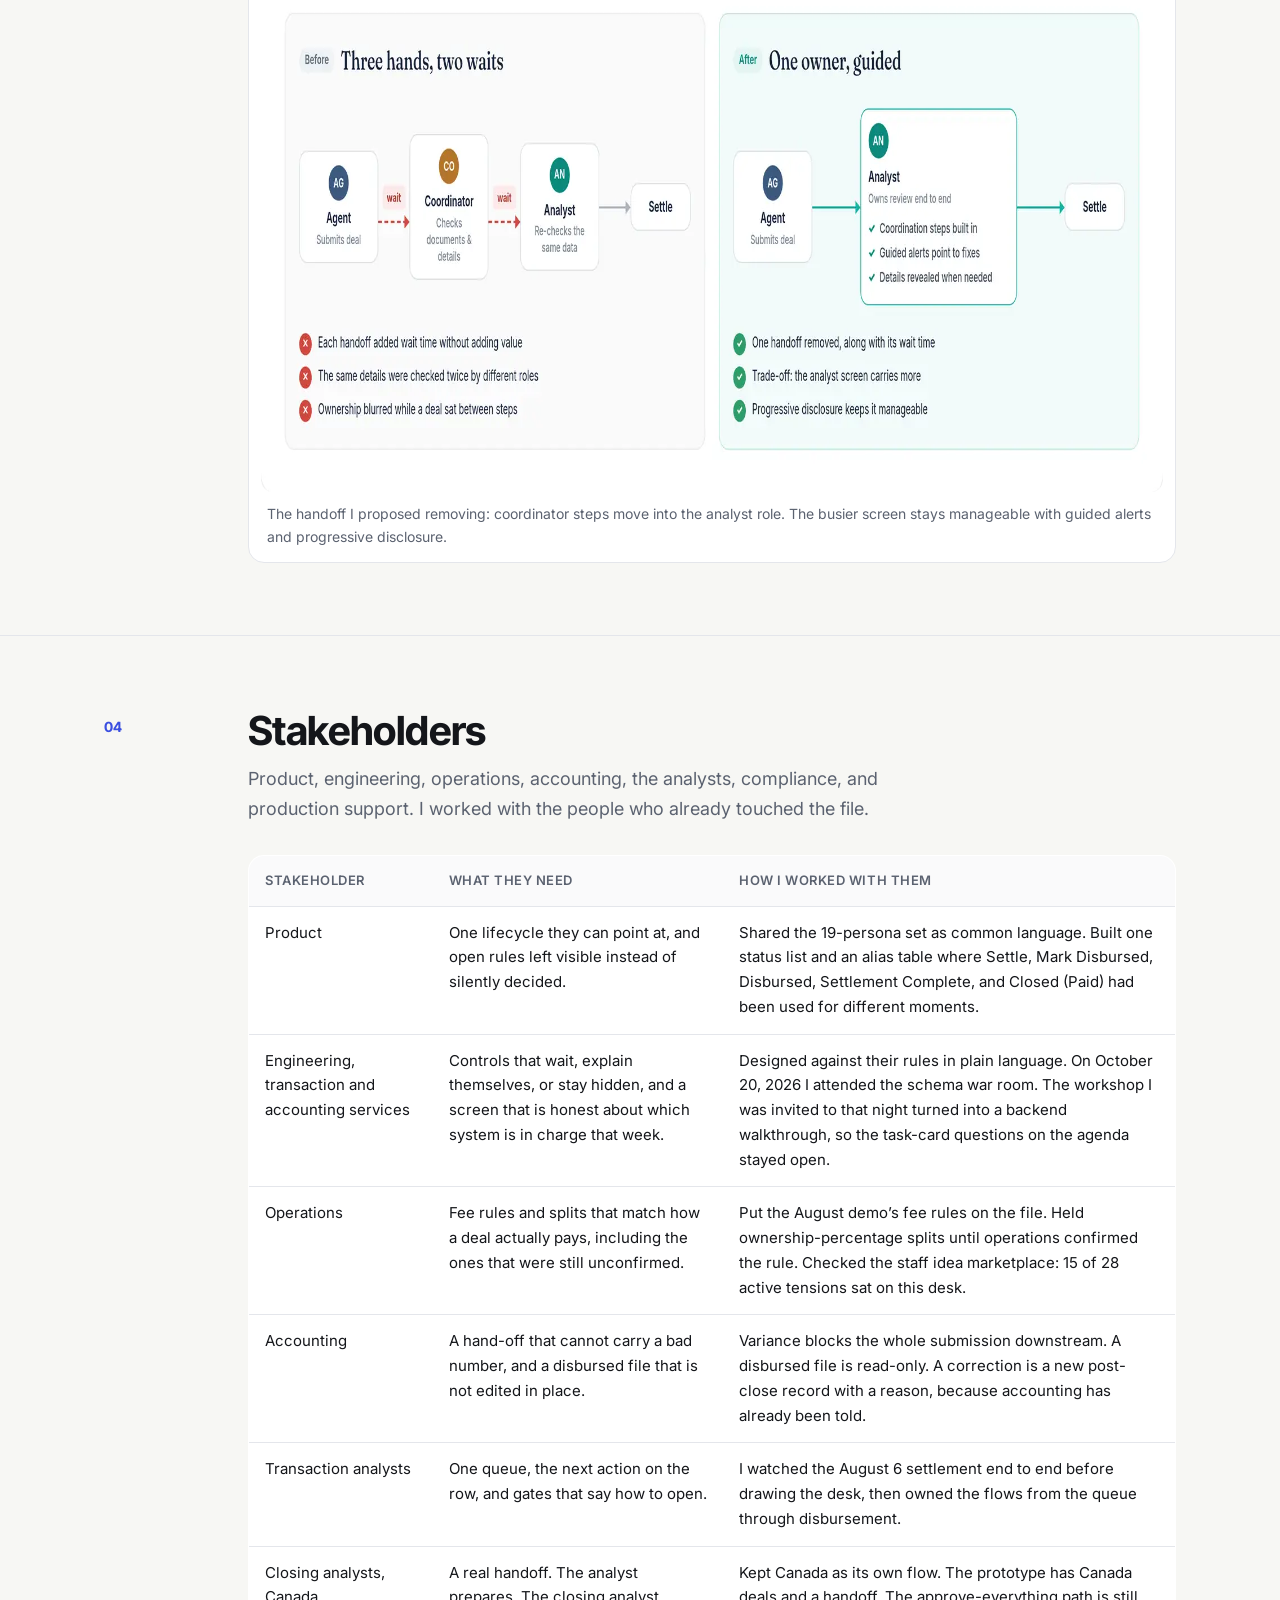
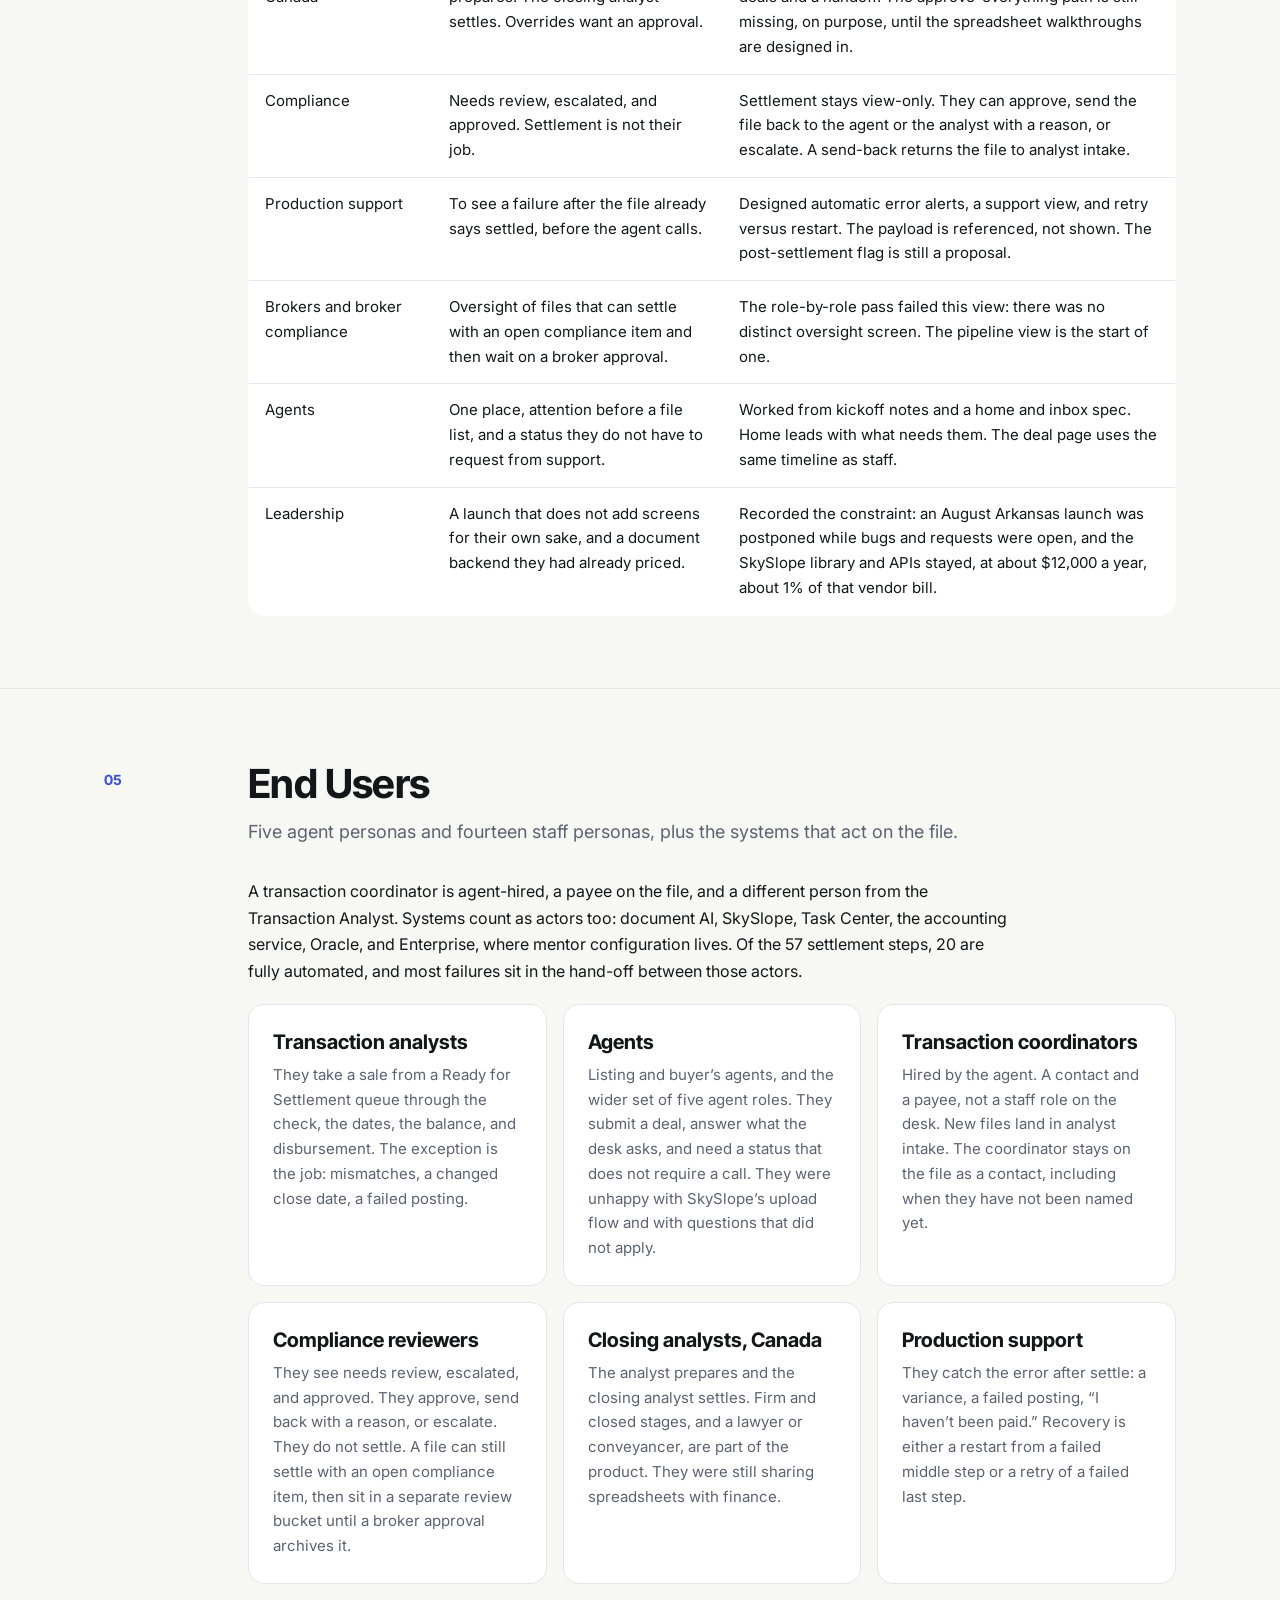
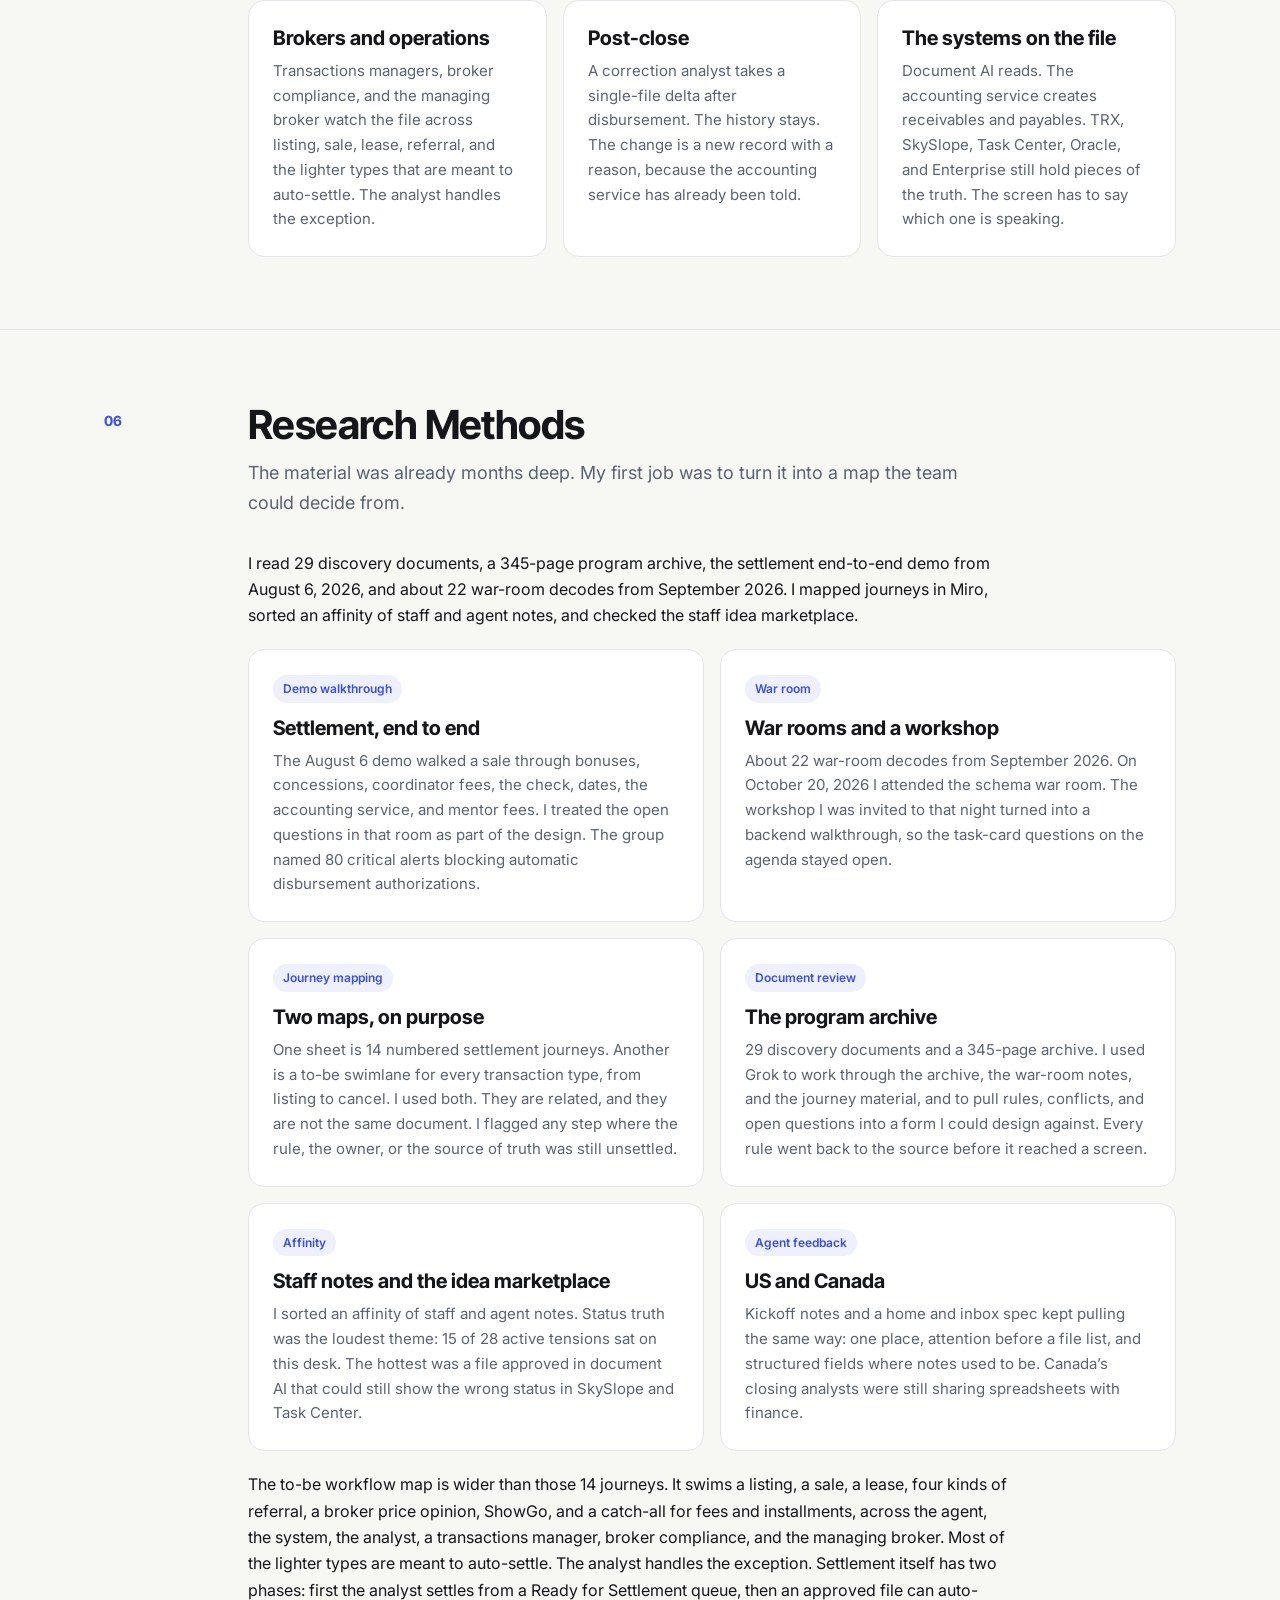
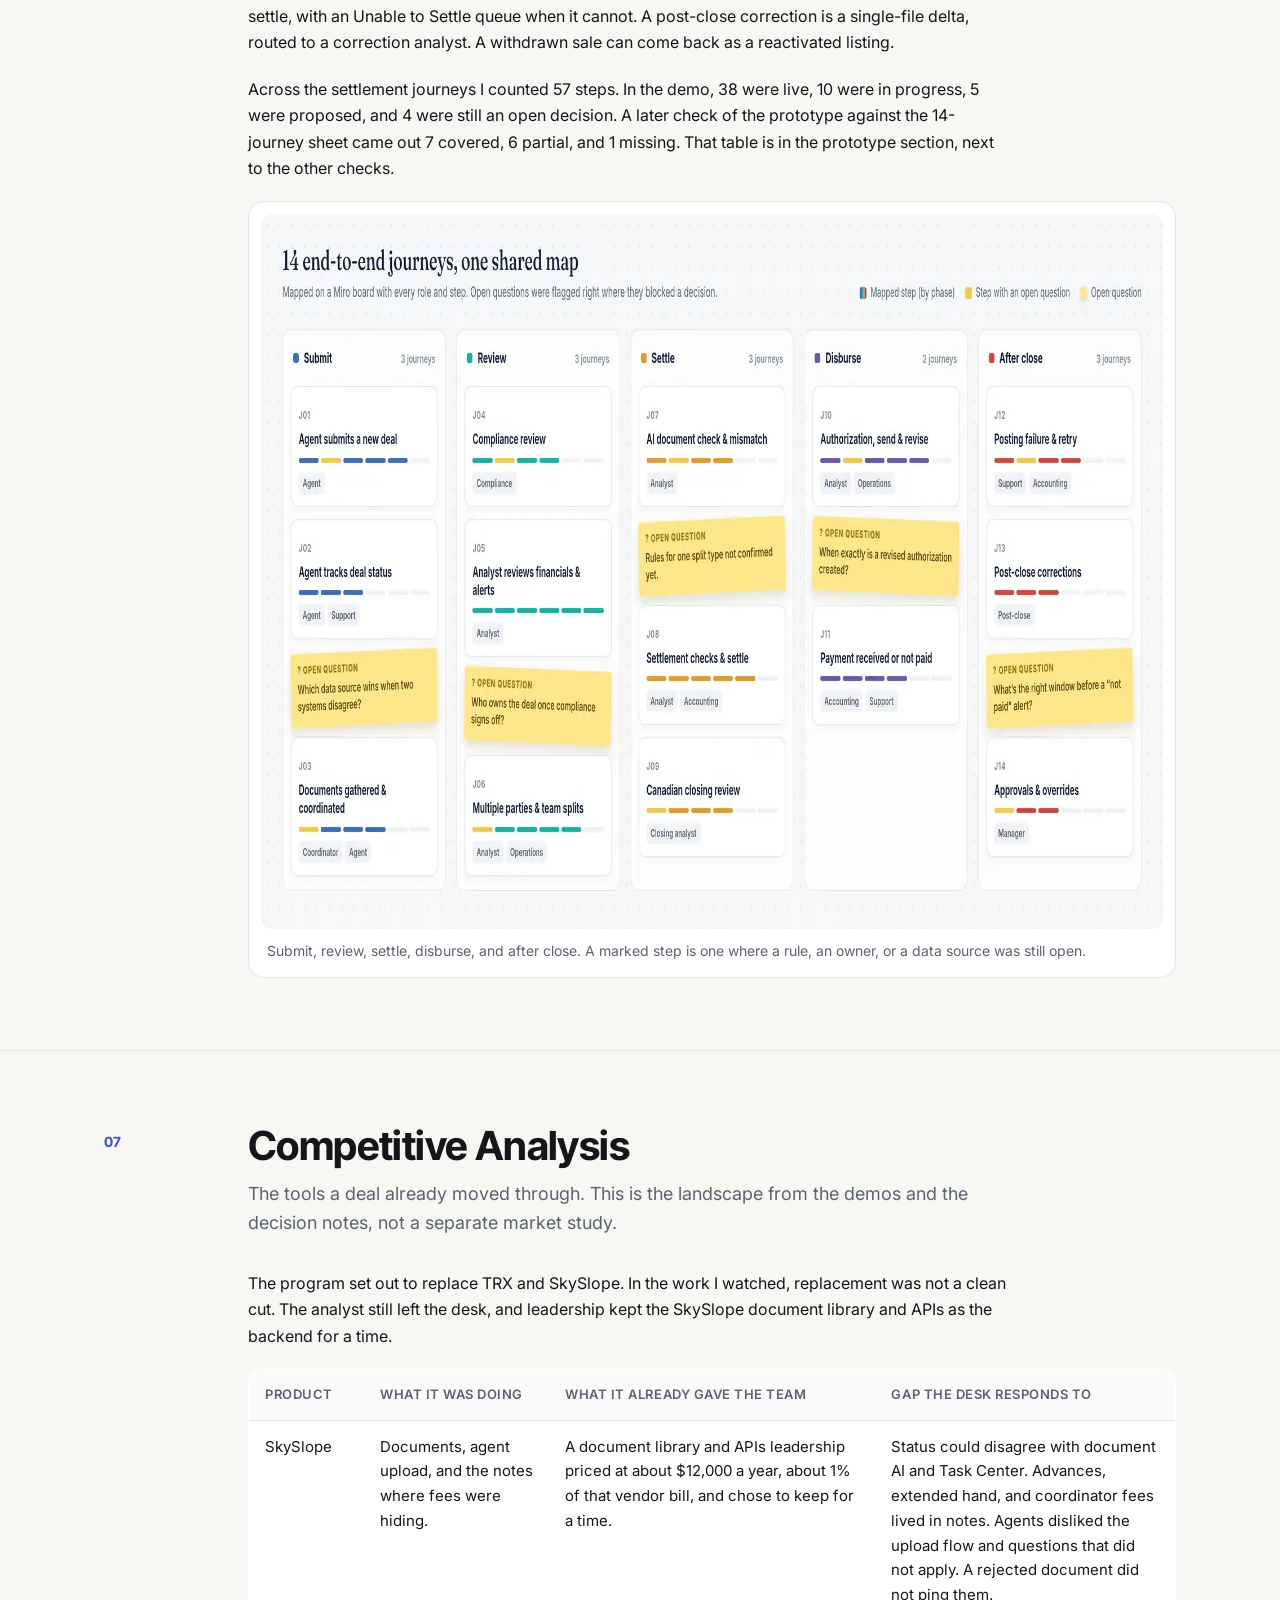
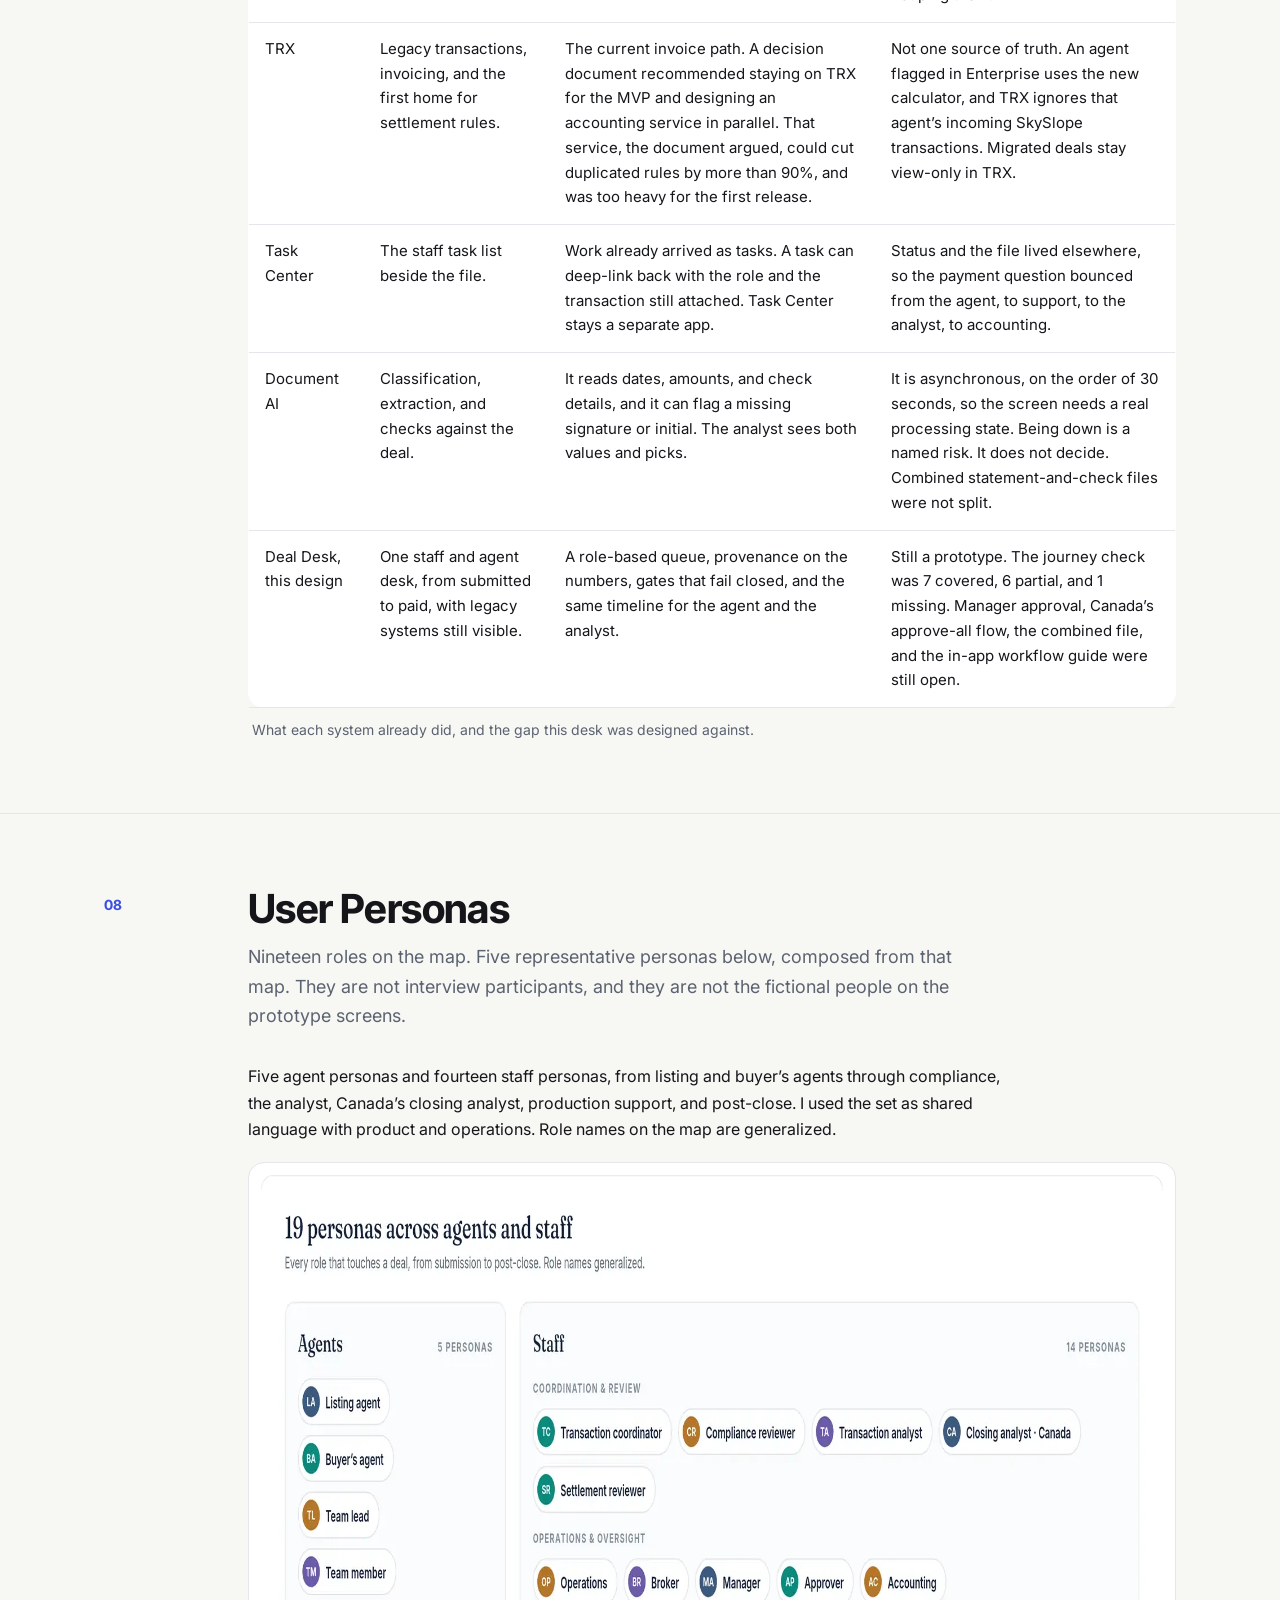
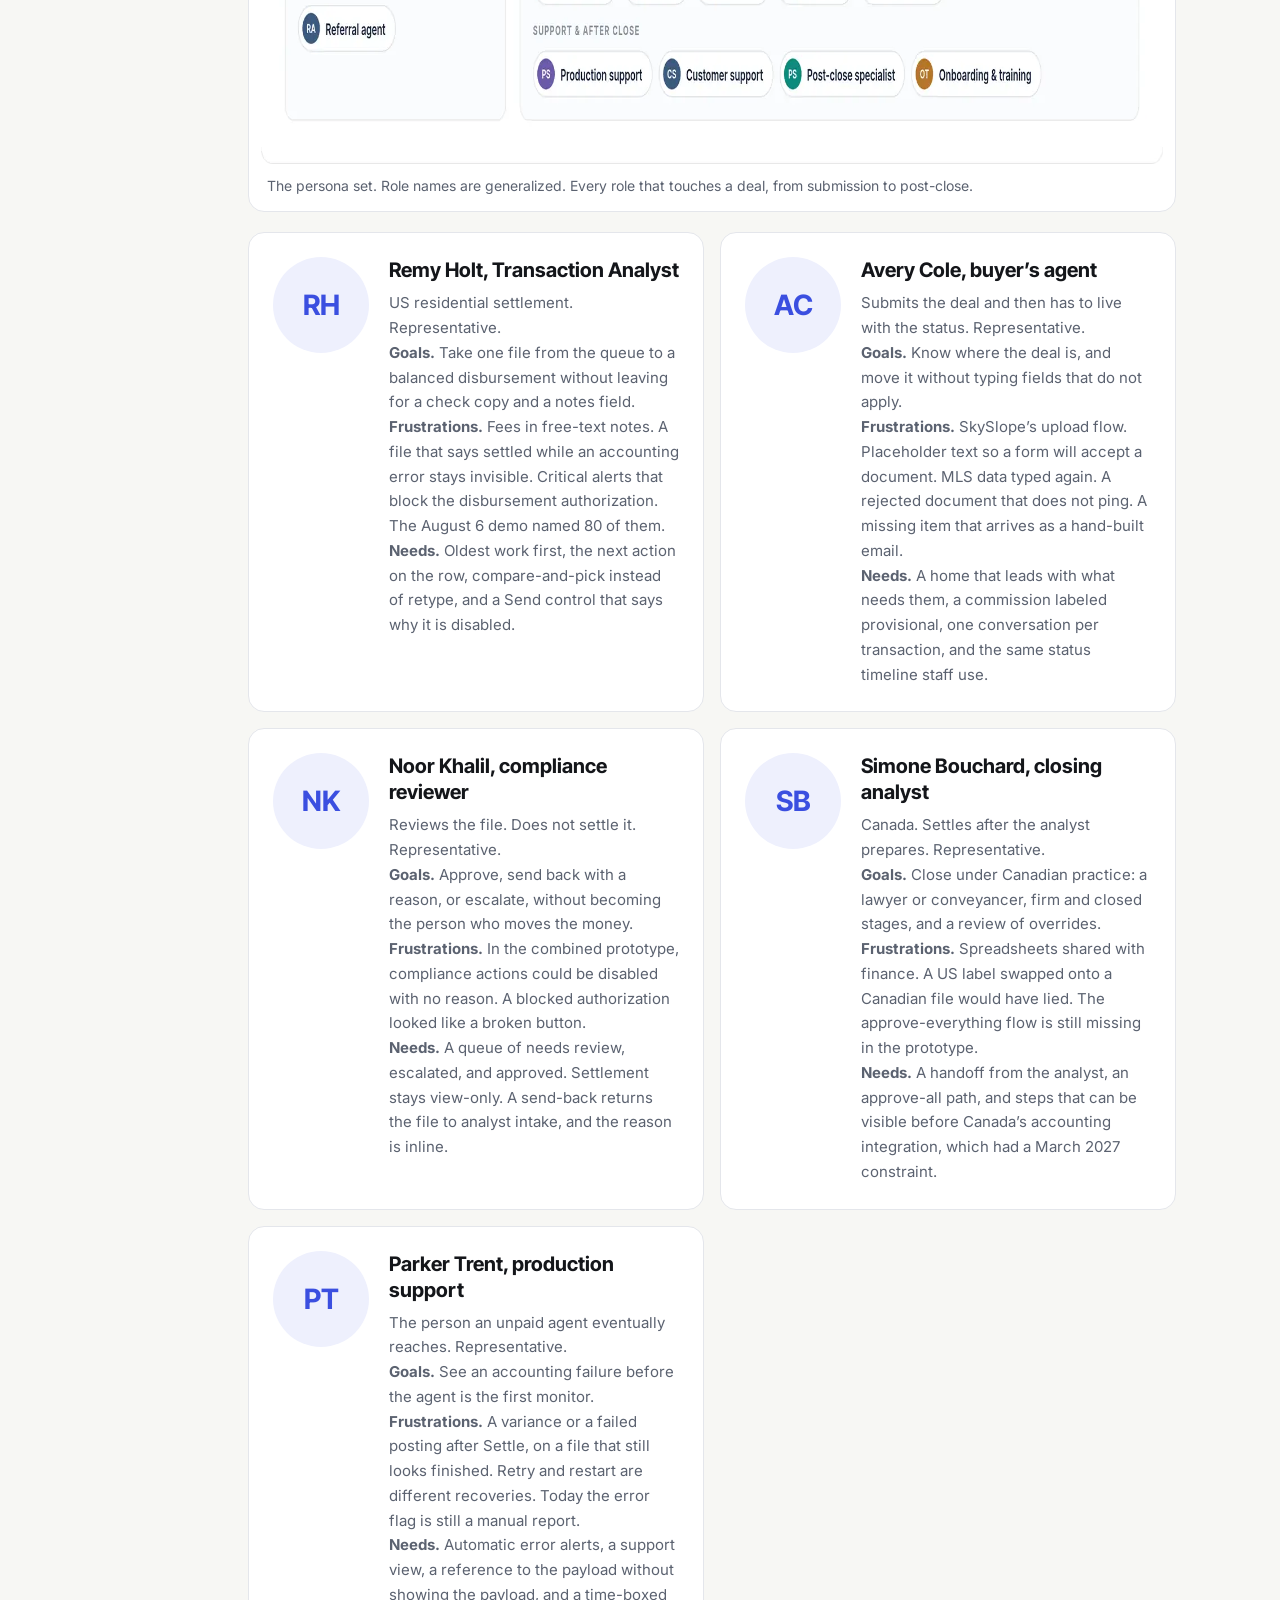
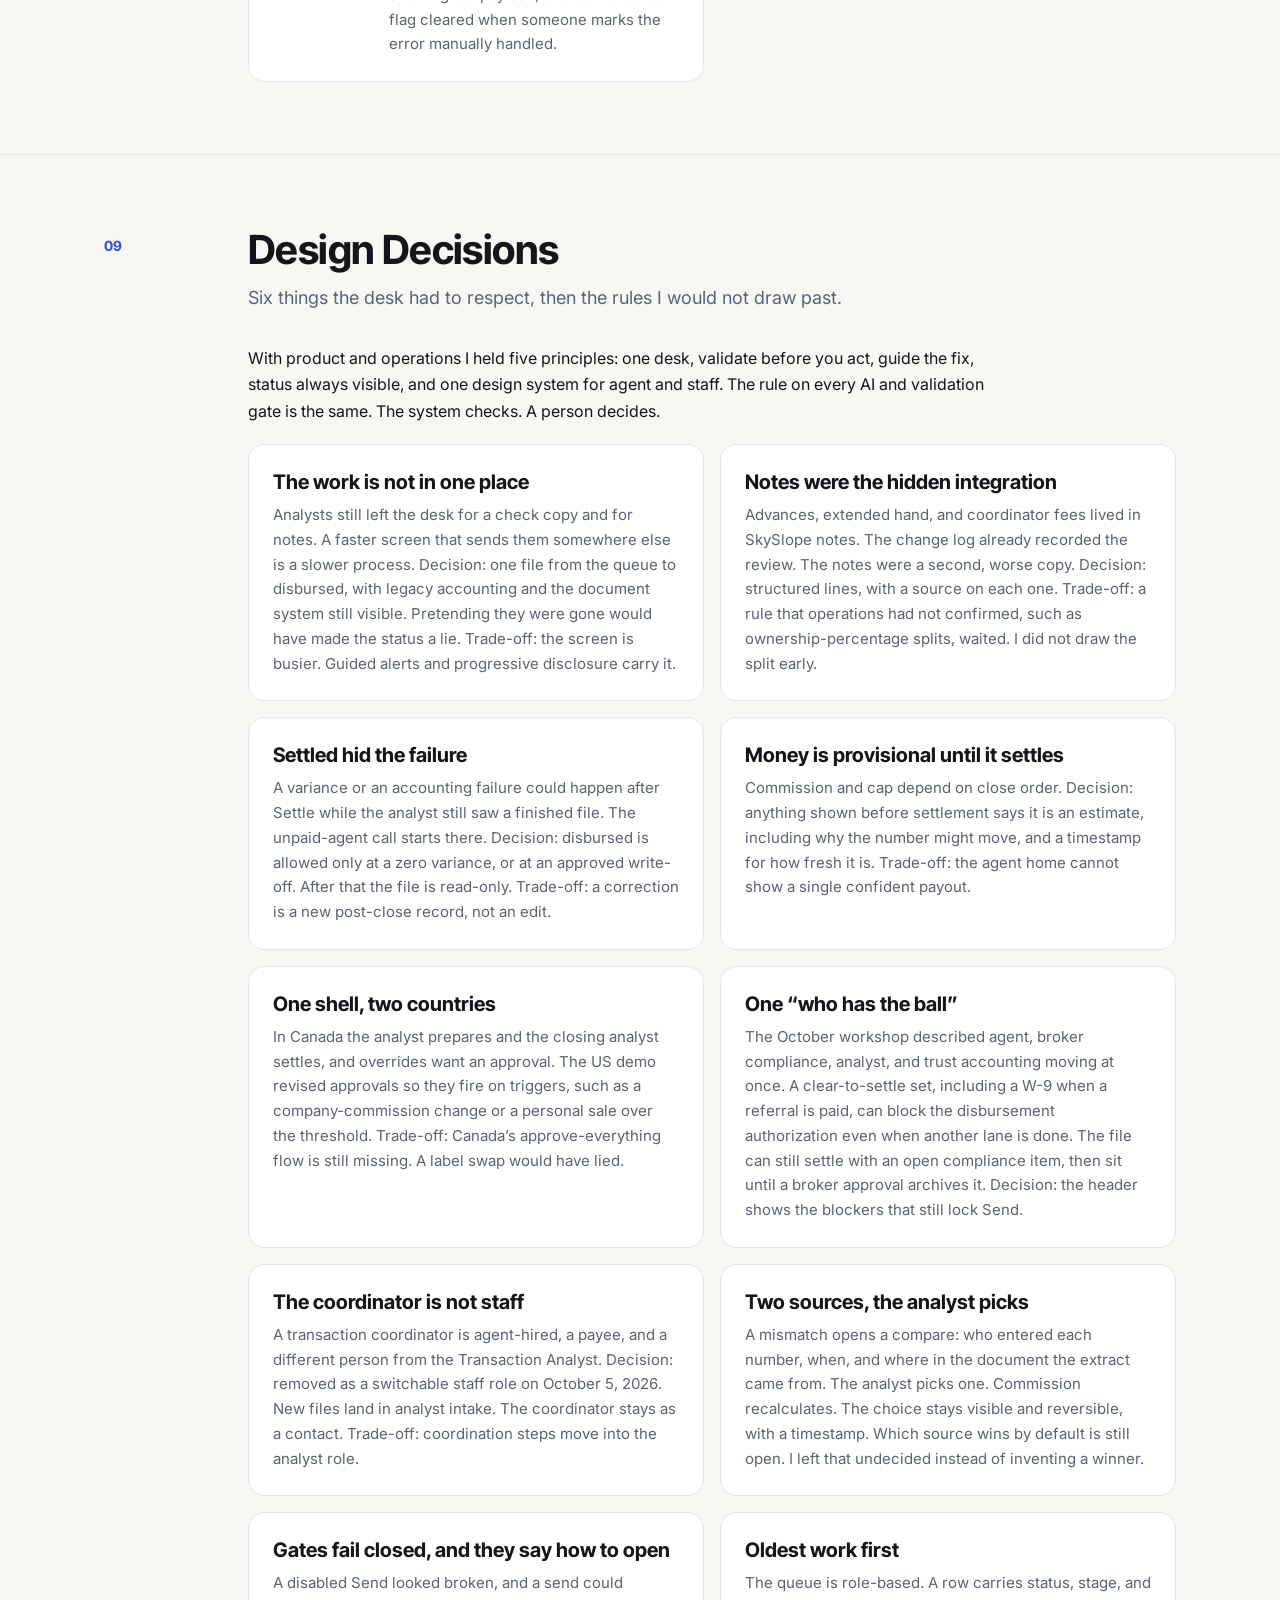
<file: work/deal-desk/index.html>
<!doctype html>
<html lang="en">
<head>
<meta charset="utf-8"><meta name="viewport" content="width=device-width,initial-scale=1">
<title>Deal Desk — Case Study · Suvarna Myneni</title>
<meta name="description" content="How I designed eXp Realty’s Deal Desk: one AI-native transaction desk from submitted to paid, for agents and the staff who settle the deal.">
<link rel="canonical" href="https://suvarnamyneni.github.io/work/deal-desk/">
<meta property="og:title" content="Deal Desk — One deal, one platform, one desk">
<meta property="og:description" content="A long-form case study of eXp Realty’s Transactions Re-imagined desk: research, the analyst flow, and the systems behind the screen.">
<meta property="og:type" content="article">
<meta property="og:url" content="https://suvarnamyneni.github.io/work/deal-desk/">
<meta property="og:image" content="https://suvarnamyneni.github.io/assets/case/deal-desk/hero.webp">
<link rel="icon" href="../../assets/favicon.png" type="image/png">
<link rel="stylesheet" href="case-study.css">
<style>
  .table-scroll{overflow-x:auto}
  .table-scroll table{min-width:680px}
  caption{caption-side:bottom;text-align:left;font-size:14px;color:var(--muted);padding:10px 4px 0}
  .cs-cover figcaption{font-size:14px;color:var(--muted);padding:12px 16px 16px}
  .type-display{font-family:Georgia,"Iowan Old Style",Palatino,"Palatino Linotype",serif;font-size:40px;line-height:1.1;letter-spacing:-.02em}
  .type-ui{font-size:15px}
  .type-label{font-size:12px;font-weight:600;letter-spacing:.06em;text-transform:uppercase}
</style>
</head>
<body>
<nav class="cs-nav"><div class="wrap">
  <a class="back" href="https://suvarnamyneni.github.io/">← All work</a>
  <div class="links">
    <a href="#role">My Role</a><a href="#design">Design Process</a><a href="#problem">Problem</a><a href="#stakeholders">Stakeholders</a><a href="#users">End Users</a><a href="#research">Research</a><a href="#competitive">Competitive</a><a href="#personas">Personas</a><a href="#decisions">Decisions</a><a href="#prototype">Prototype</a><a href="#uikit">UI Kit</a><a href="#final">Final Design</a><a href="#outcome">Outcome</a><a href="#metrics">Metrics</a>
  </div>
</div></nav>

<header class="cs-hero"><div class="wrap">
  <div class="eyebrow">Case Study · eXp Realty</div>
  <h1>Deal Desk</h1>
  <p class="lede">One deal, one platform, one desk. Deal Desk is eXp’s Transactions Re-imagined platform, the agntOS transaction desk. I led the staff and settlement experience so a deal can move from submitted to paid in one place, for agents and for every staff role in between, under US and Canadian rules.</p>
  <dl class="meta">
    <div><dt>Role</dt><dd>UX lead, staff and settlement</dd></div>
    <div><dt>Timeline</dt><dd>2025–2026 · prototype</dd></div>
    <div><dt>Team</dt><dd>Product, engineering, operations, accounting, analysts, compliance, support</dd></div>
    <div><dt>Platform</dt><dd>Web · US and Canada</dd></div>
    <div><dt>Tools</dt><dd>Grok, Claude, Cursor, GitHub, Lovable, Miro</dd></div>
  </dl>
  <figure class="cs-cover"><img src="../../assets/case/deal-desk/hero.webp" width="1600" height="1011" alt="Transaction Analyst queue in the Deal Desk prototype, on a laptop. Deals show a stage, a next action, and a critical or asked-agent status. The people, addresses, and amounts are fictional demo data." fetchpriority="high" decoding="async">
    <figcaption>The analyst queue in the prototype. Addresses, people, and dollar amounts on every screen in this study are fictional demo data. The work is designed and prototyped. Production results are still ahead.</figcaption>
  </figure>
</div></header>

<main>
<section class="cs-section" id="role"><div class="wrap">
  <div class="head"><div class="num">01</div><div><h2>My Role</h2><p>Suvarna Myneni, Sr UX Designer, Feb 2023 – Present. UX lead for staff and settlement on Deal Desk.</p></div></div>
  <div class="body">
    <p>I extended an analyst prototype a teammate had started, and I owned the flows from the queue through disbursement. The work was journey mapping, UX design, AI in the product, and prototypes. Agents are meant to work inside the agent platform. Staff work Deal Desk and Task Center. In 2025–2026 the work was still in prototype and demo.</p>
    <div class="grid g3">
      <article class="card"><h3>Staff and settlement</h3><p>I designed the spine from submit through disbursement, with the exception lane drawn at the same time as the happy path. Validation gates and document AI sit on the file.</p></article>
      <article class="card"><h3>A teammate’s prototype</h3><p>I extended an analyst prototype instead of starting over. On October 5, 2026 I built the combined Agent and Staff prototype on top of that direction: one shared state, and a path a teammate could run.</p></article>
      <article class="card"><h3>The map the team decided from</h3><p>I read the program archive, mapped 19 personas and 14 journeys in Miro, and turned months of demos and war rooms into a picture product and operations could point at.</p></article>
      <article class="card"><h3>The agent side of the same desk</h3><p>Home, inbox, and the deal page live inside the agent platform, on the same visual system as staff, so “where is my deal?” has the same timeline on both sides.</p></article>
      <article class="card"><h3>Rules before pictures</h3><p>Estimate until settled. Append-only after. The coordinator is not the analyst. I wrote those rules before the screens, and I left unsettled rules open instead of inventing a winner.</p></article>
      <article class="card"><h3>Checks against the journeys</h3><p>I checked the clickable desk against the journey sheet and ran a role-by-role pass. Where the checks disagreed, I logged the disagreement instead of picking a quiet winner.</p></article>
    </div>
  </div>
</div></section>

<section class="cs-section" id="design"><div class="wrap">
  <div class="head"><div class="num">02</div><div><h2>Design Process</h2><p>End-to-end, from discovery to delivery.</p></div></div>
  <div class="body"><div class="process">
    <div class="step"><b>Discover</b><span>I watched the settlement before I drew a screen: the August 6, 2026 demo, about 22 war-room decodes, 29 discovery documents, and the staff idea marketplace.</span></div>
    <div class="step"><b>Define</b><span>Two maps on purpose. Fourteen numbered settlement journeys, and a wider to-be swimlane. One lifecycle, an alias table, and five principles with product and operations.</span></div>
    <div class="step"><b>Ideate</b><span>One shared desk, oldest work first, structured fees instead of notes, guided alerts, and one shell for the US and Canada.</span></div>
    <div class="step"><b>Prototype</b><span>Claude Design for the visual system. On October 5, 2026, a Lovable prototype the same day, then a Cursor brief for a local app a teammate could clone.</span></div>
    <div class="step"><b>Test &amp; Deliver</b><span>Journey check: 7 covered, 6 partial, 1 missing. A role-by-role pass, then a later desk audit. Still prototype and demo. The score comes after launch.</span></div>
  </div></div>
</div></section>

<section class="cs-section" id="problem"><div class="wrap">
  <div class="head"><div class="num">03</div><div><h2>Problem</h2><p>A paid deal lived in several systems, and in the notes between them.</p></div></div>
  <div class="body">
    <p class="callout">How might a Transaction Analyst take one deal from submission to the accounting hand-off, with every number traceable and every error visible?</p>
    <p>The program set out to deliver an AI-native transaction platform for the US and Canada, designed to replace TRX and SkySlope. In the work I watched, a Transaction Analyst still settled a deal by moving between Task Center, Deal Desk, document AI, and SkySlope. Fee details sat in free-text notes. Staff re-keyed them. After a file said settled, an accounting error could stay invisible to the person the agent calls.</p>
    <p>Agents already felt that fragmentation. To move a file forward they filled fields that did not apply to the deal, sometimes with placeholder text, because the screen would not accept the document until the form was complete. MLS data did not always arrive with the file, so they typed it again. A rejected document did not ping them. Staff could not write to the agent inside the tool, so missing items went out as a hand-built email. Canada’s closing analysts were still sharing spreadsheets with finance.</p>
    <div class="grid g3">
      <article class="card"><h3>Checking, then deciding</h3><p>Most of the effort was comparing dates and amounts across a document and the deal. The judgment was the short part.</p></article>
      <article class="card"><h3>Handoffs that waited</h3><p>Work passed from a coordinator to an analyst and got checked twice. The wait did not add a decision.</p></article>
      <article class="card"><h3>Where is my deal?</h3><p>Status was hard to see, so agents asked support. The old payment question ran from the agent, to support, to the analyst, to accounting.</p></article>
      <article class="card"><h3>Exceptions were the job</h3><p>Mismatches, a failed posting, and a changed close date were ordinary. Recovery was ad hoc.</p></article>
      <article class="card"><h3>Regions are different products</h3><p>Canada uses a lawyer or conveyancer, firm and closed stages, and a closing analyst who settles after the analyst prepares. A label swap would have lied.</p></article>
      <article class="card"><h3>Alerts had lost their meaning</h3><p>In the August 6, 2026 settlement demo, the group named 80 critical alerts blocking automatic disbursement authorizations.</p></article>
    </div>
    <p>Status truth was the loudest theme in the staff idea marketplace I reviewed: 15 of 28 active tensions sat on this desk, and the hottest was a file approved in document AI that could still show the wrong status in SkySlope and Task Center. In that same August demo, an August launch in Arkansas was postponed because bugs and feature requests were still open, and stakeholders worried the new process would add screens. Leadership also priced the SkySlope document library and APIs at about $12,000 a year, about 1% of that vendor bill, and chose a phased interface: a new UI, with that library and those APIs kept as the backend for a time.</p>
    <figure class="figure">
      <img src="../../assets/case/deal-desk/before-after.webp" width="1600" height="608" alt="Before and after diagram. Before, a deal waits between agent, coordinator, and analyst. After, the analyst owns the review, with coordination steps, guided alerts, and details revealed when needed." loading="lazy" decoding="async">
      <figcaption>The handoff I proposed removing: coordinator steps move into the analyst role. The busier screen stays manageable with guided alerts and progressive disclosure.</figcaption>
    </figure>
  </div>
</div></section>

<section class="cs-section" id="stakeholders"><div class="wrap">
  <div class="head"><div class="num">04</div><div><h2>Stakeholders</h2><p>Product, engineering, operations, accounting, the analysts, compliance, and production support. I worked with the people who already touched the file.</p></div></div>
  <div class="body">
    <div class="table-scroll">
    <table>
      <thead><tr><th>Stakeholder</th><th>What they need</th><th>How I worked with them</th></tr></thead>
      <tbody>
        <tr><td>Product</td><td>One lifecycle they can point at, and open rules left visible instead of silently decided.</td><td>Shared the 19-persona set as common language. Built one status list and an alias table where Settle, Mark Disbursed, Disbursed, Settlement Complete, and Closed (Paid) had been used for different moments.</td></tr>
        <tr><td>Engineering, transaction and accounting services</td><td>Controls that wait, explain themselves, or stay hidden, and a screen that is honest about which system is in charge that week.</td><td>Designed against their rules in plain language. On October 20, 2026 I attended the schema war room. The workshop I was invited to that night turned into a backend walkthrough, so the task-card questions on the agenda stayed open.</td></tr>
        <tr><td>Operations</td><td>Fee rules and splits that match how a deal actually pays, including the ones that were still unconfirmed.</td><td>Put the August demo’s fee rules on the file. Held ownership-percentage splits until operations confirmed the rule. Checked the staff idea marketplace: 15 of 28 active tensions sat on this desk.</td></tr>
        <tr><td>Accounting</td><td>A hand-off that cannot carry a bad number, and a disbursed file that is not edited in place.</td><td>Variance blocks the whole submission downstream. A disbursed file is read-only. A correction is a new post-close record with a reason, because accounting has already been told.</td></tr>
        <tr><td>Transaction analysts</td><td>One queue, the next action on the row, and gates that say how to open.</td><td>I watched the August 6 settlement end to end before drawing the desk, then owned the flows from the queue through disbursement.</td></tr>
        <tr><td>Closing analysts, Canada</td><td>A real handoff. The analyst prepares. The closing analyst settles. Overrides want an approval.</td><td>Kept Canada as its own flow. The prototype has Canada deals and a handoff. The approve-everything path is still missing, on purpose, until the spreadsheet walkthroughs are designed in.</td></tr>
        <tr><td>Compliance</td><td>Needs review, escalated, and approved. Settlement is not their job.</td><td>Settlement stays view-only. They can approve, send the file back to the agent or the analyst with a reason, or escalate. A send-back returns the file to analyst intake.</td></tr>
        <tr><td>Production support</td><td>To see a failure after the file already says settled, before the agent calls.</td><td>Designed automatic error alerts, a support view, and retry versus restart. The payload is referenced, not shown. The post-settlement flag is still a proposal.</td></tr>
        <tr><td>Brokers and broker compliance</td><td>Oversight of files that can settle with an open compliance item and then wait on a broker approval.</td><td>The role-by-role pass failed this view: there was no distinct oversight screen. The pipeline view is the start of one.</td></tr>
        <tr><td>Agents</td><td>One place, attention before a file list, and a status they do not have to request from support.</td><td>Worked from kickoff notes and a home and inbox spec. Home leads with what needs them. The deal page uses the same timeline as staff.</td></tr>
        <tr><td>Leadership</td><td>A launch that does not add screens for their own sake, and a document backend they had already priced.</td><td>Recorded the constraint: an August Arkansas launch was postponed while bugs and requests were open, and the SkySlope library and APIs stayed, at about $12,000 a year, about 1% of that vendor bill.</td></tr>
      </tbody>
    </table>
    </div>
  </div>
</div></section>

<section class="cs-section" id="users"><div class="wrap">
  <div class="head"><div class="num">05</div><div><h2>End Users</h2><p>Five agent personas and fourteen staff personas, plus the systems that act on the file.</p></div></div>
  <div class="body">
    <p>A transaction coordinator is agent-hired, a payee on the file, and a different person from the Transaction Analyst. Systems count as actors too: document AI, SkySlope, Task Center, the accounting service, Oracle, and Enterprise, where mentor configuration lives. Of the 57 settlement steps, 20 are fully automated, and most failures sit in the hand-off between those actors.</p>
    <div class="grid g3">
      <article class="card"><h3>Transaction analysts</h3><p>They take a sale from a Ready for Settlement queue through the check, the dates, the balance, and disbursement. The exception is the job: mismatches, a changed close date, a failed posting.</p></article>
      <article class="card"><h3>Agents</h3><p>Listing and buyer’s agents, and the wider set of five agent roles. They submit a deal, answer what the desk asks, and need a status that does not require a call. They were unhappy with SkySlope’s upload flow and with questions that did not apply.</p></article>
      <article class="card"><h3>Transaction coordinators</h3><p>Hired by the agent. A contact and a payee, not a staff role on the desk. New files land in analyst intake. The coordinator stays on the file as a contact, including when they have not been named yet.</p></article>
      <article class="card"><h3>Compliance reviewers</h3><p>They see needs review, escalated, and approved. They approve, send back with a reason, or escalate. They do not settle. A file can still settle with an open compliance item, then sit in a separate review bucket until a broker approval archives it.</p></article>
      <article class="card"><h3>Closing analysts, Canada</h3><p>The analyst prepares and the closing analyst settles. Firm and closed stages, and a lawyer or conveyancer, are part of the product. They were still sharing spreadsheets with finance.</p></article>
      <article class="card"><h3>Production support</h3><p>They catch the error after settle: a variance, a failed posting, “I haven’t been paid.” Recovery is either a restart from a failed middle step or a retry of a failed last step.</p></article>
      <article class="card"><h3>Brokers and operations</h3><p>Transactions managers, broker compliance, and the managing broker watch the file across listing, sale, lease, referral, and the lighter types that are meant to auto-settle. The analyst handles the exception.</p></article>
      <article class="card"><h3>Post-close</h3><p>A correction analyst takes a single-file delta after disbursement. The history stays. The change is a new record with a reason, because the accounting service has already been told.</p></article>
      <article class="card"><h3>The systems on the file</h3><p>Document AI reads. The accounting service creates receivables and payables. TRX, SkySlope, Task Center, Oracle, and Enterprise still hold pieces of the truth. The screen has to say which one is speaking.</p></article>
    </div>
  </div>
</div></section>

<section class="cs-section" id="research"><div class="wrap">
  <div class="head"><div class="num">06</div><div><h2>Research Methods</h2><p>The material was already months deep. My first job was to turn it into a map the team could decide from.</p></div></div>
  <div class="body">
    <p>I read 29 discovery documents, a 345-page program archive, the settlement end-to-end demo from August 6, 2026, and about 22 war-room decodes from September 2026. I mapped journeys in Miro, sorted an affinity of staff and agent notes, and checked the staff idea marketplace.</p>
    <div class="grid g2">
      <article class="card"><span class="tag">Demo walkthrough</span><h3>Settlement, end to end</h3><p>The August 6 demo walked a sale through bonuses, concessions, coordinator fees, the check, dates, the accounting service, and mentor fees. I treated the open questions in that room as part of the design. The group named 80 critical alerts blocking automatic disbursement authorizations.</p></article>
      <article class="card"><span class="tag">War room</span><h3>War rooms and a workshop</h3><p>About 22 war-room decodes from September 2026. On October 20, 2026 I attended the schema war room. The workshop I was invited to that night turned into a backend walkthrough, so the task-card questions on the agenda stayed open.</p></article>
      <article class="card"><span class="tag">Journey mapping</span><h3>Two maps, on purpose</h3><p>One sheet is 14 numbered settlement journeys. Another is a to-be swimlane for every transaction type, from listing to cancel. I used both. They are related, and they are not the same document. I flagged any step where the rule, the owner, or the source of truth was still unsettled.</p></article>
      <article class="card"><span class="tag">Document review</span><h3>The program archive</h3><p>29 discovery documents and a 345-page archive. I used Grok to work through the archive, the war-room notes, and the journey material, and to pull rules, conflicts, and open questions into a form I could design against. Every rule went back to the source before it reached a screen.</p></article>
      <article class="card"><span class="tag">Affinity</span><h3>Staff notes and the idea marketplace</h3><p>I sorted an affinity of staff and agent notes. Status truth was the loudest theme: 15 of 28 active tensions sat on this desk. The hottest was a file approved in document AI that could still show the wrong status in SkySlope and Task Center.</p></article>
      <article class="card"><span class="tag">Agent feedback</span><h3>US and Canada</h3><p>Kickoff notes and a home and inbox spec kept pulling the same way: one place, attention before a file list, and structured fields where notes used to be. Canada’s closing analysts were still sharing spreadsheets with finance.</p></article>
    </div>
    <p>The to-be workflow map is wider than those 14 journeys. It swims a listing, a sale, a lease, four kinds of referral, a broker price opinion, ShowGo, and a catch-all for fees and installments, across the agent, the system, the analyst, a transactions manager, broker compliance, and the managing broker. Most of the lighter types are meant to auto-settle. The analyst handles the exception. Settlement itself has two phases: first the analyst settles from a Ready for Settlement queue, then an approved file can auto-settle, with an Unable to Settle queue when it cannot. A post-close correction is a single-file delta, routed to a correction analyst. A withdrawn sale can come back as a reactivated listing.</p>
    <p>Across the settlement journeys I counted 57 steps. In the demo, 38 were live, 10 were in progress, 5 were proposed, and 4 were still an open decision. A later check of the prototype against the 14-journey sheet came out 7 covered, 6 partial, and 1 missing. That table is in the prototype section, next to the other checks.</p>
    <figure class="figure">
      <img src="../../assets/case/deal-desk/journey-map.webp" width="1600" height="715" alt="Fourteen journeys in five phases: submit, review, settle, disburse, and after close. Steps with an open question are marked." loading="lazy" decoding="async">
      <figcaption>Submit, review, settle, disburse, and after close. A marked step is one where a rule, an owner, or a data source was still open.</figcaption>
    </figure>
  </div>
</div></section>

<section class="cs-section" id="competitive"><div class="wrap">
  <div class="head"><div class="num">07</div><div><h2>Competitive Analysis</h2><p>The tools a deal already moved through. This is the landscape from the demos and the decision notes, not a separate market study.</p></div></div>
  <div class="body">
    <p>The program set out to replace TRX and SkySlope. In the work I watched, replacement was not a clean cut. The analyst still left the desk, and leadership kept the SkySlope document library and APIs as the backend for a time.</p>
    <div class="table-scroll">
    <table>
      <caption>What each system already did, and the gap this desk was designed against.</caption>
      <thead><tr><th>Product</th><th>What it was doing</th><th>What it already gave the team</th><th>Gap the desk responds to</th></tr></thead>
      <tbody>
        <tr><td>SkySlope</td><td>Documents, agent upload, and the notes where fees were hiding.</td><td>A document library and APIs leadership priced at about $12,000 a year, about 1% of that vendor bill, and chose to keep for a time.</td><td>Status could disagree with document AI and Task Center. Advances, extended hand, and coordinator fees lived in notes. Agents disliked the upload flow and questions that did not apply. A rejected document did not ping them.</td></tr>
        <tr><td>TRX</td><td>Legacy transactions, invoicing, and the first home for settlement rules.</td><td>The current invoice path. A decision document recommended staying on TRX for the MVP and designing an accounting service in parallel. That service, the document argued, could cut duplicated rules by more than 90%, and was too heavy for the first release.</td><td>Not one source of truth. An agent flagged in Enterprise uses the new calculator, and TRX ignores that agent’s incoming SkySlope transactions. Migrated deals stay view-only in TRX.</td></tr>
        <tr><td>Task Center</td><td>The staff task list beside the file.</td><td>Work already arrived as tasks. A task can deep-link back with the role and the transaction still attached. Task Center stays a separate app.</td><td>Status and the file lived elsewhere, so the payment question bounced from the agent, to support, to the analyst, to accounting.</td></tr>
        <tr><td>Document AI</td><td>Classification, extraction, and checks against the deal.</td><td>It reads dates, amounts, and check details, and it can flag a missing signature or initial. The analyst sees both values and picks.</td><td>It is asynchronous, on the order of 30 seconds, so the screen needs a real processing state. Being down is a named risk. It does not decide. Combined statement-and-check files were not split.</td></tr>
        <tr><td>Deal Desk, this design</td><td>One staff and agent desk, from submitted to paid, with legacy systems still visible.</td><td>A role-based queue, provenance on the numbers, gates that fail closed, and the same timeline for the agent and the analyst.</td><td>Still a prototype. The journey check was 7 covered, 6 partial, and 1 missing. Manager approval, Canada’s approve-all flow, the combined file, and the in-app workflow guide were still open.</td></tr>
      </tbody>
    </table>
    </div>
  </div>
</div></section>

<section class="cs-section" id="personas"><div class="wrap">
  <div class="head"><div class="num">08</div><div><h2>User Personas</h2><p>Nineteen roles on the map. Five representative personas below, composed from that map. They are not interview participants, and they are not the fictional people on the prototype screens.</p></div></div>
  <div class="body">
    <p>Five agent personas and fourteen staff personas, from listing and buyer’s agents through compliance, the analyst, Canada’s closing analyst, production support, and post-close. I used the set as shared language with product and operations. Role names on the map are generalized.</p>
    <figure class="figure">
      <img src="../../assets/case/deal-desk/personas.webp" width="1600" height="589" alt="Nineteen personas: five agent roles and fourteen staff roles, grouped as coordination and review, operations and oversight, and support and after close." loading="lazy" decoding="async">
      <figcaption>The persona set. Role names are generalized. Every role that touches a deal, from submission to post-close.</figcaption>
    </figure>
    <div class="grid g2">
      <article class="card persona"><div class="avatar">RH</div><div>
        <h3>Remy Holt, Transaction Analyst</h3>
        <p>US residential settlement. Representative.</p>
        <p><b>Goals.</b> Take one file from the queue to a balanced disbursement without leaving for a check copy and a notes field.</p>
        <p><b>Frustrations.</b> Fees in free-text notes. A file that says settled while an accounting error stays invisible. Critical alerts that block the disbursement authorization. The August 6 demo named 80 of them.</p>
        <p><b>Needs.</b> Oldest work first, the next action on the row, compare-and-pick instead of retype, and a Send control that says why it is disabled.</p>
      </div></article>
      <article class="card persona"><div class="avatar">AC</div><div>
        <h3>Avery Cole, buyer’s agent</h3>
        <p>Submits the deal and then has to live with the status. Representative.</p>
        <p><b>Goals.</b> Know where the deal is, and move it without typing fields that do not apply.</p>
        <p><b>Frustrations.</b> SkySlope’s upload flow. Placeholder text so a form will accept a document. MLS data typed again. A rejected document that does not ping. A missing item that arrives as a hand-built email.</p>
        <p><b>Needs.</b> A home that leads with what needs them, a commission labeled provisional, one conversation per transaction, and the same status timeline staff use.</p>
      </div></article>
      <article class="card persona"><div class="avatar">NK</div><div>
        <h3>Noor Khalil, compliance reviewer</h3>
        <p>Reviews the file. Does not settle it. Representative.</p>
        <p><b>Goals.</b> Approve, send back with a reason, or escalate, without becoming the person who moves the money.</p>
        <p><b>Frustrations.</b> In the combined prototype, compliance actions could be disabled with no reason. A blocked authorization looked like a broken button.</p>
        <p><b>Needs.</b> A queue of needs review, escalated, and approved. Settlement stays view-only. A send-back returns the file to analyst intake, and the reason is inline.</p>
      </div></article>
      <article class="card persona"><div class="avatar">SB</div><div>
        <h3>Simone Bouchard, closing analyst</h3>
        <p>Canada. Settles after the analyst prepares. Representative.</p>
        <p><b>Goals.</b> Close under Canadian practice: a lawyer or conveyancer, firm and closed stages, and a review of overrides.</p>
        <p><b>Frustrations.</b> Spreadsheets shared with finance. A US label swapped onto a Canadian file would have lied. The approve-everything flow is still missing in the prototype.</p>
        <p><b>Needs.</b> A handoff from the analyst, an approve-all path, and steps that can be visible before Canada’s accounting integration, which had a March 2027 constraint.</p>
      </div></article>
      <article class="card persona"><div class="avatar">PT</div><div>
        <h3>Parker Trent, production support</h3>
        <p>The person an unpaid agent eventually reaches. Representative.</p>
        <p><b>Goals.</b> See an accounting failure before the agent is the first monitor.</p>
        <p><b>Frustrations.</b> A variance or a failed posting after Settle, on a file that still looks finished. Retry and restart are different recoveries. Today the error flag is still a manual report.</p>
        <p><b>Needs.</b> Automatic error alerts, a support view, a reference to the payload without showing the payload, and a time-boxed flag cleared when someone marks the error manually handled.</p>
      </div></article>
    </div>
  </div>
</div></section>

<section class="cs-section" id="decisions"><div class="wrap">
  <div class="head"><div class="num">09</div><div><h2>Design Decisions</h2><p>Six things the desk had to respect, then the rules I would not draw past.</p></div></div>
  <div class="body">
    <p>With product and operations I held five principles: one desk, validate before you act, guide the fix, status always visible, and one design system for agent and staff. The rule on every AI and validation gate is the same. The system checks. A person decides.</p>
    <div class="grid g2">
      <article class="card"><h3>The work is not in one place</h3><p>Analysts still left the desk for a check copy and for notes. A faster screen that sends them somewhere else is a slower process. Decision: one file from the queue to disbursed, with legacy accounting and the document system still visible. Pretending they were gone would have made the status a lie. Trade-off: the screen is busier. Guided alerts and progressive disclosure carry it.</p></article>
      <article class="card"><h3>Notes were the hidden integration</h3><p>Advances, extended hand, and coordinator fees lived in SkySlope notes. The change log already recorded the review. The notes were a second, worse copy. Decision: structured lines, with a source on each one. Trade-off: a rule that operations had not confirmed, such as ownership-percentage splits, waited. I did not draw the split early.</p></article>
      <article class="card"><h3>Settled hid the failure</h3><p>A variance or an accounting failure could happen after Settle while the analyst still saw a finished file. The unpaid-agent call starts there. Decision: disbursed is allowed only at a zero variance, or at an approved write-off. After that the file is read-only. Trade-off: a correction is a new post-close record, not an edit.</p></article>
      <article class="card"><h3>Money is provisional until it settles</h3><p>Commission and cap depend on close order. Decision: anything shown before settlement says it is an estimate, including why the number might move, and a timestamp for how fresh it is. Trade-off: the agent home cannot show a single confident payout.</p></article>
      <article class="card"><h3>One shell, two countries</h3><p>In Canada the analyst prepares and the closing analyst settles, and overrides want an approval. The US demo revised approvals so they fire on triggers, such as a company-commission change or a personal sale over the threshold. Trade-off: Canada’s approve-everything flow is still missing. A label swap would have lied.</p></article>
      <article class="card"><h3>One “who has the ball”</h3><p>The October workshop described agent, broker compliance, analyst, and trust accounting moving at once. A clear-to-settle set, including a W-9 when a referral is paid, can block the disbursement authorization even when another lane is done. The file can still settle with an open compliance item, then sit until a broker approval archives it. Decision: the header shows the blockers that still lock Send.</p></article>
      <article class="card"><h3>The coordinator is not staff</h3><p>A transaction coordinator is agent-hired, a payee, and a different person from the Transaction Analyst. Decision: removed as a switchable staff role on October 5, 2026. New files land in analyst intake. The coordinator stays as a contact. Trade-off: coordination steps move into the analyst role.</p></article>
      <article class="card"><h3>Two sources, the analyst picks</h3><p>A mismatch opens a compare: who entered each number, when, and where in the document the extract came from. The analyst picks one. Commission recalculates. The choice stays visible and reversible, with a timestamp. Which source wins by default is still open. I left that undecided instead of inventing a winner.</p></article>
      <article class="card"><h3>Gates fail closed, and they say how to open</h3><p>A disabled Send looked broken, and a send could proceed with an open underpayment. Decision: every Send control says why. Waiting on compliance, N blockers still open, or the authorization was already sent. Trade-off: more friction on the happy path. US approvals only on triggers, so not every file waits.</p></article>
      <article class="card"><h3>Oldest work first</h3><p>The queue is role-based. A row carries status, stage, and the next action, so an aging file is visible before anyone opens it. The journey sheet still wanted an explicit oldest-first sort. I kept that as a gap, not as a feature I would claim was done.</p></article>
    </div>

    <h3>The screen had to tell the truth about the systems behind it</h3>
    <p>Engineering owns the accounting service. I designed the controls a Transaction Analyst sees, including when a control has to wait, explain itself, or stay hidden.</p>
    <div class="grid g2">
      <article class="card"><h3>One transaction record</h3><p>The program’s rule is a single source of truth for price, commission, and dates. Accounting, commission, and Task Center read that record. They do not read the raw document or the legacy system as a second authority. Provenance chips exist because document AI, the agent, and staff all write, and trust is seeing who said what.</p></article>
      <article class="card"><h3>Where the rules live</h3><p>A decision document weighed two homes for settlement rules. Keep them in TRX for the first release, which is faster and keeps the current invoice path. Or build an accounting service with template-driven rules. The document argued that path could cut duplicated rules by more than 90%, and that it was too heavy for the first release. The recommendation was to stay on TRX for the MVP and design the accounting service in parallel. By the August demo, that service was creating receivables and payables and comparing line totals to the aggregate before anything went to Oracle. The interface had to stay honest about which system was in charge that week.</p></article>
      <article class="card"><h3>Variance stops the hand-off</h3><p>Variance is the gap between the actual total on a payable or receivable and the expected amount at settlement. If any record is off, the whole submission downstream is blocked, so a bad number cannot travel quietly. A tiny rounding remainder is treated as zero so a clean file is not blocked by how computers store decimals. A real shortfall is a failure, stored, and shown to production support.</p></article>
      <article class="card"><h3>Retry and restart are different</h3><p>If a middle step fails, and later steps depend on it, the run stops. Recovery is a restart from that point. If a last step fails, and nothing after it depends on it, retry touches only the failed records. A success response that omits data a later step needs counts as a failure. The desk’s job is to make those two actions look different, and to show a reference to the payload without showing the payload itself.</p></article>
      <article class="card"><h3>Migration had to be reversible</h3><p>An agent is flagged in Enterprise as using the new calculator instead of TRX. TRX ignores that agent’s incoming SkySlope transactions. The first release starts with a one-agent smoke test: their cap-period deals copy over, stay view-only in TRX, and raise the settlement task in the new tool. If settlement fails, the flag comes off, TRX goes back to edit, and the new tasks are deleted. Later waves use a file of beta agents, then residential states, commercial, and the referral division. A deal whose co-agent is not in the program stays out. Thousands of in-flight files, and about 19,800 pre-contracts, are part of the product, not a cleanup project for later.</p></article>
      <article class="card"><h3>Settled is append-only</h3><p>A disbursed file does not get edited in place. A correction is a new post-close record with a reason. The change log records who did what. Migration itself needs the same habit: who ran a conversion, when, what was skipped, and a business sign-off. Task Center stays a separate app, so a task deep-links back with the role and the transaction still attached.</p></article>
    </div>
    <p>A few constraints shaped the UI more than any visual preference. Association forms cannot be blank templates we draft ourselves, because of how those forms are licensed, so a forms partner does the legal document and our AI checks the data. Document AI is asynchronous, on the order of 30 seconds, so the screen needs a real processing state. Canada’s accounting integration had a March 2027 constraint, so Canadian steps can be visible before that backend is finished. Document AI being down is a named risk: until it can read a check, the analyst still types the check from the checklist, and the field shows that a person entered it.</p>
    <p>Status names disagreed across the sources: Settle, Mark Disbursed, Disbursed, Settlement Complete, Closed (Paid). I built one lifecycle and an alias table so product, engineering, and operations could point at the same moment. On the staff side the states run from created, to ready for the disbursement authorization, sent, waiting on closing documents, documents received, settlement started, settled, and closed. Withdrawn and in correction stay on that same file.</p>
    <div class="table-scroll">
    <table>
      <caption>Rules from the settlement demo and the accounting notes, and what I did with each on the desk.</caption>
      <thead><tr><th>Rule</th><th>What the desk shows</th></tr></thead>
      <tbody>
        <tr><td>$100 fee on a non-preferred third-party advance, and $50 on extended hand</td><td>Automatic fee lines, visible, not re-keyed from a note.</td></tr>
        <tr><td>Mentor fee under $250</td><td>Waived, with the percent from the agent profile and an alert that does not block Send.</td></tr>
        <tr><td>US approvals</td><td>Only on triggers, such as a company-commission change or a personal sale over the threshold. Canada still wants a review of the overrides.</td></tr>
        <tr><td>Close dates</td><td>Scheduled and actual have to match, or Settle stays disabled. A changed date revises the authorization.</td></tr>
        <tr><td>Variance other than zero</td><td>The accounting hand-off is blocked. The file shows the gap. Disbursed waits on a true balance or an approved write-off.</td></tr>
        <tr><td>Unapproved, set by the analyst or by broker compliance</td><td>A hard block on sending the authorization, including a revised one.</td></tr>
      </tbody>
    </table>
    </div>
  </div>
</div></section>

<section class="cs-section" id="prototype"><div class="wrap">
  <div class="head"><div class="num">10</div><div><h2>Prototype</h2><p>I checked the clickable desk against the journeys, then changed the gates.</p></div></div>
  <div class="body">
    <p>The tools and the product feature are different jobs. I used AI to read a large archive and to make clickable desks. The product uses AI to read a document and stop before the decision. I kept those jobs separate so a fast prototype could not quietly become a business rule.</p>
    <div class="grid g3">
      <article class="card"><span class="tag">Research</span><h3>Grok, for the reading</h3><p>I used Grok to work through the program archive, the war-room notes, and the journey material, and to pull rules, conflicts, and open questions into a form I could design against. Every rule went back to the source before it reached a screen. Miro stayed the place the journeys and the ecosystem map lived: SkySlope into TRX, then the payment queue, then payables, plus the deep link from a SkySlope file into splits with the person’s role still attached.</p></article>
      <article class="card"><span class="tag">Visual system</span><h3>Claude, Lovable, Cursor, GitHub</h3><p>Claude Design held the visual system and the long canvases. Agent, analyst, and compliance were each explored as a 105-page file, plus a seven-slide happy path from an agent submit to a disbursed file on the broker view. One deck filled in its own placeholder splits and fees. I treated those figures as stand-ins.</p></article>
      <article class="card"><span class="tag">Same day</span><h3>A clickable desk</h3><p>On October 5, 2026 I built the combined Agent and Staff prototype in Lovable: one shared state, a role switcher, and a path from a new purchase through intake, compliance, disbursement, and the broker pipeline. The same day I removed the coordinator as a switchable staff role, and I put a reason under every disabled Send control.</p></article>
    </div>
    <p>I then wrote a Cursor brief to rebuild that mock as a local app a teammate could clone from GitHub and run: Agent and Transaction Analyst, queues, disbursement issues, settlement alerts, and retry and restart on the downstream accounting pipeline. Mock data only. No backend, and no secrets. The brief’s test was simple. A fresh clone installs, runs, and builds. There is no public prototype URL on this study. The screens below are from that work.</p>
    <p>Inside the product, document AI classifies a file, pulls dates and amounts, and checks them against the deal. Compliance checks can flag a missing signature or initial and hold the file until the agent uploads a correction. The analyst sees both values and picks. Upload by the agent, full extraction on every file, and splitting a combined statement-and-check file are planned, not done. The long-term workflow map goes further: an AI reviewer comments and flags first, and auto-approves later. Auto-settle is phase two, when the clear-to-settle documents match and nothing is flagged. Phase one is still a person, with an SLA and an assignee on the task. Review starts on the first document, not on a finished package, because finance wants a new file visible for forecasting immediately. Read, then check, then a person chooses. Settle stays locked until the checks that matter have passed.</p>
    <figure class="figure">
      <img src="../../assets/case/deal-desk/flow.webp" width="1600" height="758" alt="Flow diagram of a deal from submit through review, settlement, disbursement, and the exception paths beside the happy path." loading="lazy" decoding="async">
      <figcaption>The spine I designed against: submit, review, settle, disburse, with exceptions beside the happy path.</figcaption>
    </figure>
    <p>Two checks, on purpose. The journey sheet versus the feature list, in the table below. Then a pass over the Transaction Analyst desk against the demo, and a role-by-role pass over the combined prototype. They do not agree on every item. I logged the disagreement instead of picking a quiet winner. I led the journey map in Miro and flagged an open question on any step where the rule, the owner, or the source of truth was still unsettled. Those flags mattered as much as the happy path.</p>
    <div class="table-scroll">
    <table>
      <caption>Each journey, and what the prototype still owed it when I checked the sheet. 7 covered, 6 partial, 1 missing.</caption>
      <thead><tr><th>Journey</th><th>Status</th><th>What the check found</th></tr></thead>
      <tbody>
        <tr><td>J1 Settlement docs arrive and a task is created</td><td>Partial</td><td>The queue shows extracted dates and the check. Agent upload, and a task created by that upload, are still missing.</td></tr>
        <tr><td>J2 The analyst gets the deal ready</td><td>Covered</td><td>Financials cover bonuses, concessions, the advance, extended hand, the coordinator fee, and automatic fee lines.</td></tr>
        <tr><td>J3 The analyst settles</td><td>Covered</td><td>Confirm the disbursement package, enter the check, match the dates, balance the money, then settle.</td></tr>
        <tr><td>J4 Accounting after settle</td><td>Covered</td><td>The receivable, the payable, and the accounting timeline are there. The nightly bank match is not shown. Controls are only implied.</td></tr>
        <tr><td>J5 Production support catches an error</td><td>Covered</td><td>Automatic error alerts, a support view, and retry. A payload viewer and an explicit escalate step are still thin.</td></tr>
        <tr><td>J6 “I haven’t been paid”</td><td>Covered</td><td>An automatic flag, a support view, and “manually handled” with a reason. The agent-side contact and a time box on the alert are gaps.</td></tr>
        <tr><td>J7 A mentee deal shows mentor fees</td><td>Covered</td><td>The mentor fee is in financials. The check still asks that the program fee and the percent are visible on the deal.</td></tr>
        <tr><td>J8 Mentor fee under the minimum</td><td>Covered</td><td>A $250 minimum waives the fee and raises a non-blocking alert.</td></tr>
        <tr><td>J9 Override the fee and graduate</td><td>Partial</td><td>The override request and the change log exist. An approver, and a graduated marker, are missing.</td></tr>
        <tr><td>J10 Extracted value versus the deal</td><td>Partial</td><td>Review lets the analyst pick a value. Which source wins by default is still an open decision.</td></tr>
        <tr><td>J11 Statement and check in one file</td><td>Missing</td><td>No split logic. Agent upload is out of scope in this prototype.</td></tr>
        <tr><td>J12 Oldest first</td><td>Partial</td><td>Tabs and search exist. An explicit sort by oldest created time is not listed among the features.</td></tr>
        <tr><td>J13 Fewer screens</td><td>Partial</td><td>One desk, a change log, and a workflow guide. Document AI inside the desk, and sync back to SkySlope, are not there yet.</td></tr>
        <tr><td>J14 Canada’s closing analyst settles</td><td>Partial</td><td>Canada deals and a handoff to the closing analyst exist. The approve-everything flow is missing.</td></tr>
      </tbody>
    </table>
    </div>
    <div class="table-scroll">
    <table>
      <caption>Role-by-role pass on the combined Agent and Staff prototype.</caption>
      <thead><tr><th>Role</th><th>Result</th><th>What I found</th></tr></thead>
      <tbody>
        <tr><td>Agent</td><td>Fail</td><td>An agent could land in the staff interface on someone else’s deal. Agents now bounce from the staff queue back to their own deal.</td></tr>
        <tr><td>Compliance</td><td>Partial</td><td>The view was right. Actions could be disabled with no reason. The reason is now inline.</td></tr>
        <tr><td>Transaction Analyst</td><td>Mixed</td><td>The path works end to end. The controls were too loose, including a send that could proceed with an open underpayment.</td></tr>
        <tr><td>Broker and operations</td><td>Fail</td><td>There was no distinct oversight screen. The pipeline view is the start of one.</td></tr>
        <tr><td>Timeline</td><td>Pass</td><td>Status stayed in sync as the role changed.</td></tr>
      </tbody>
    </table>
    </div>
    <div class="table-scroll">
    <table>
      <caption>What changed in the prototype, and what is still a fix.</caption>
      <thead><tr><th>Finding</th><th>Change</th><th>Where it stands</th></tr></thead>
      <tbody>
        <tr><td>The coordinator is agent-hired, not staff</td><td>Removed as a staff role. New files land in analyst intake. The coordinator stays as a contact on the file.</td><td>Done in the combined prototype</td></tr>
        <tr><td>A disabled Send looked broken</td><td>Every Send control says why it is disabled.</td><td>Done</td></tr>
        <tr><td>The mentor percent lived in another system</td><td>Shown on the deal, marked as set on the agent profile.</td><td>Done on the analyst desk</td></tr>
        <tr><td>Notes repeated the log</td><td>The change log records the step. The analyst does not keep a parallel note.</td><td>Done on the analyst desk</td></tr>
        <tr><td>Mismatches were retyped</td><td>Side-by-side review, and the analyst picks.</td><td>Done on the analyst desk</td></tr>
        <tr><td>Approvals on every file slowed the US path</td><td>US approvals only on triggers. Canada still reviews more broadly.</td><td>Decided in the August demo</td></tr>
        <tr><td>Send could proceed with an open underpayment</td><td>Gate send on critical alerts, and gate disbursed on a zero variance or an approved write-off.</td><td>On the fix list</td></tr>
        <tr><td>Resolve was a single click</td><td>A reason, and who, on every resolve. The step cannot complete while alerts remain.</td><td>On the fix list</td></tr>
        <tr><td>No confirm before Send</td><td>A confirm, and one name for the sent state.</td><td>On the fix list</td></tr>
      </tbody>
    </table>
    </div>
    <p>The later desk audit, separate from the 7 / 6 / 1 journey count, landed at 6 covered, 9 partial, and 4 missing. The missing four were manager approval, a combined statement and check, Canada’s closing-analyst flow, and the in-app workflow guide. The biggest gaps were the Settle step itself, and how an error shows up after the file already says settled.</p>
  </div>
</div></section>

<section class="cs-section" id="uikit"><div class="wrap">
  <div class="head"><div class="num">11</div><div><h2>UI Kit</h2><p>The project's own visual language, shown as a specimen.</p></div></div>
  <div class="body">
    <p>Deal Desk uses one visual system for the agent and for staff. Claude Design held that system. The swatches below are sampled from the prototype screens in this study. They are the product’s colors. This page around them uses the shared case-study palette. Titles on the product are a serif. Labels, tables, and controls are a sans. I am not naming a foundry the screens do not identify.</p>
    <div class="swatches">
      <div class="swatch"><i style="background:#FBF9F5"></i><span>Canvas<br>#FBF9F5</span></div>
      <div class="swatch"><i style="background:#FFFFFF"></i><span>Surface<br>#FFFFFF</span></div>
      <div class="swatch"><i style="background:#111224"></i><span>Ink / primary<br>#111224</span></div>
      <div class="swatch"><i style="background:#E8ECF4"></i><span>Hero wash<br>#E8ECF4</span></div>
      <div class="swatch"><i style="background:#306080"></i><span>Pipeline blue<br>#306080</span></div>
      <div class="swatch"><i style="background:#C89898"></i><span>Critical<br>#C89898</span></div>
      <div class="swatch"><i style="background:#E9C2C4"></i><span>Critical wash<br>#E9C2C4</span></div>
      <div class="swatch"><i style="background:#A08860"></i><span>Asked agent<br>#A08860</span></div>
      <div class="swatch"><i style="background:#F8F0D8"></i><span>Attention wash<br>#F8F0D8</span></div>
      <div class="swatch"><i style="background:#809088"></i><span>Stage sage<br>#809088</span></div>
      <div class="swatch"><i style="background:#D8F0E0"></i><span>Sage wash<br>#D8F0E0</span></div>
      <div class="swatch"><i style="background:#8090A0"></i><span>Muted<br>#8090A0</span></div>
    </div>
    <div class="grid g2">
      <article class="card">
        <p class="type-label" style="color:#8090A0">Display · serif</p>
        <p class="type-display" style="color:#111224">1420 Alder Street</p>
        <p>Deal titles and the agent greeting. The specimen face here is a stand-in serif, so the scale is visible on this page.</p>
      </article>
      <article class="card">
        <p class="type-label" style="color:#8090A0">UI · sans</p>
        <p class="type-ui" style="font-size:28px;font-weight:600;letter-spacing:-.02em;color:#111224">My queue</p>
        <p class="type-ui">11 transactions waiting on transaction analyst review.</p>
        <p class="type-label">Next action · label</p>
        <p>Buttons, table headers, tabs, and provenance chips use the sans. Primary actions are filled ink. Secondary actions are a quiet outline: Message agent, Ask agent.</p>
      </article>
    </div>
    <div class="grid g3">
      <article class="card"><h3>Status chips</h3><p>Critical is a dusty rose. Asked agent is sand. Stage chips, such as DA sent, TA settlement, and Analyst intake, sit in a pale sage. Informational alerts never use the blocking color. The mentor minimum says no action is required.</p></article>
      <article class="card"><h3>Provenance chips</h3><p>Agent-provided and Extracted sit on the value itself. A check read by document AI is tagged extracted. A row the analyst types is tagged as entered by them. The analyst uses a value. They do not retype it.</p></article>
      <article class="card"><h3>Gates</h3><p>The primary button stays disabled until the blockers are clear, and the control says why: waiting on compliance, N blockers still open, or the authorization was already sent. Provisional money is labeled, with a timestamp.</p></article>
    </div>
    <figure class="figure">
      <img src="../../assets/case/deal-desk/alerts.webp" width="1600" height="628" alt="Critical alerts on a deal, with a sale-price mismatch and a seller-name mismatch, each offering a review. Demo data." loading="lazy" decoding="async">
      <figcaption>Specimen: alert cards, provenance chips, a filled primary (Review &amp; choose, Send DA), and a quiet secondary (Ask agent, Message agent).</figcaption>
    </figure>
    <figure class="figure">
      <img src="../../assets/case/deal-desk/queue.webp" width="1600" height="1114" alt="Analyst queue with filters for new files, documents, action, disbursement authorization, and settlement. Each row has a next action. Demo data." loading="lazy" decoding="async">
      <figcaption>Specimen: the queue table, lifecycle tabs, Critical and Asked agent chips, and the next action on the row. Demo data.</figcaption>
    </figure>
  </div>
</div></section>

<section class="cs-section dark" id="final"><div class="wrap">
  <div class="head"><div class="num">12</div><div><h2>Final Design</h2><p>From the queue to disbursed, on one file. These are the prototype screens. People, addresses, and amounts are fictional demo data.</p></div></div>
  <div class="body">
    <p>I designed the spine from submit through disbursement, with the exception lane drawn at the same time as the happy path. Validation gates and document AI sit on the file. The queue is role-based: analyst, compliance, and operations each see their own work. Filters follow the lifecycle, including new from the agent, needs documents, needs action, ready for the disbursement authorization, and in settlement.</p>
    <figure class="figure">
      <img src="../../assets/case/deal-desk/overview.webp" width="1600" height="1114" alt="Deal overview with the file header, open items that lock sending the disbursement authorization, and a what-is-happening timeline. Demo data." loading="lazy" decoding="async">
      <figcaption>Deal overview. Send stays disabled until the open items are clear, and the screen says why. One header: the parties, the close date, the price, and the blockers that still lock Send. Tabs carry counts.</figcaption>
    </figure>
    <p>Opening a file shows missing information in context, such as a coordinator who has not been named. The October schema session added a rule I folded in here: a staff task is an approval step, and it should appear when approval is what remains. Non-approval steps can be marked complete, not needed, or skipped with a comment. Approval is the step that cannot be skipped. A listing stays as the core workflow. A sale is an attempt that can be discarded and replaced if the offer falls through.</p>
    <div class="grid g2">
      <article class="card">
        <h3>Checklist before money</h3>
        <p>Intake is documents first. The analyst can ask the agent for what is missing. That request shows up on the agent’s home as something that needs them. Marking the checklist complete moves the file toward compliance. Financials stay locked until that gate, or until the demo path says compliance can review in parallel.</p>
        <img src="../../assets/case/deal-desk/ta-checklist.webp" width="762" height="565" alt="Checklist on a deal, with items to complete before the file is ready for compliance. Demo data." loading="lazy" decoding="async">
      </article>
      <article class="card">
        <h3>Compliance, then the analyst</h3>
        <p>Compliance sees needs review, escalated, and approved. They can approve, send the file back to the agent or the analyst with a reason, or escalate. Settlement stays view-only for them. A send-back returns the file to analyst intake.</p>
        <img src="../../assets/case/deal-desk/ta-compliance.webp" width="787" height="565" alt="Compliance queue filtered to files that need review. Demo data." loading="lazy" decoding="async">
      </article>
    </div>
    <p>Critical alerts explain the problem and point at the fix. A mismatch between the agent’s value and the extracted value opens a compare: who entered each number, when, and where in the document the extract came from. The analyst picks one. Commission recalculates from that choice. If they are not sure, they ask the agent. The choice stays visible and reversible, with a timestamp, because the audit trail is the point. Informational alerts never block. Under a $250 minimum the mentor fee is waived, the math is shown, and the alert says it does not block Send.</p>
    <figure class="figure">
      <img src="../../assets/case/deal-desk/mismatch.webp" width="1600" height="1114" alt="Side-by-side compare of an agent-entered sale price and the price extracted from the contract, with the source page visible. The analyst chooses one value. Demo data." loading="lazy" decoding="async">
      <figcaption>Review and choose. The extract cites the document, the page, and the section. The analyst uses a value. They do not retype it. A seller-name mismatch will be rejected at disbursement until the legal names match.</figcaption>
    </figure>
    <figure class="figure">
      <img src="../../assets/case/deal-desk/ta-mentor.webp" width="778" height="565" alt="Resolved mismatches, plus an informational mentor alert that says no action is required and that sending the disbursement authorization is not blocked. Demo data." loading="lazy" decoding="async">
      <figcaption>Resolved choices stay on the file. The mentor minimum is informational: the fee is waived, and Send is allowed.</figcaption>
    </figure>
    <p>Financials are prefilled from the agent desk and from extracts. The analyst edits what changed. Bonuses and concessions come from the contract. The advance, extended hand, and coordinator fee are structured lines, with a source on each one, because those used to live in notes. The August demo’s rules are on the file: a $100 fee on a non-preferred third-party advance, a $50 extended-hand fee, and the mentor percent pulled from the agent profile so nobody opens another system to see it. Multiple parties and team splits are supported. Ownership-percentage splits waited until operations confirmed the rule.</p>
    <figure class="figure">
      <img src="../../assets/case/deal-desk/financials.webp" width="1600" height="1114" alt="Financials tab with sale price, commission, and line items that show where each value came from. Demo data." loading="lazy" decoding="async">
      <figcaption>Financials. Prefilled, with provenance. The analyst edits the line that changed.</figcaption>
    </figure>
    <p>Send stays disabled until compliance has approved and the blockers are clear. Every Send control says why. The package confirms payees, roles, amounts, and method, and it checks that payees total the expected funds. Expected funds come from financials. There is no second entry. A changed close date creates a revised version. A skip covers a file that does not need an authorization. Version history stays on the file.</p>
    <div class="grid g2">
      <article class="card">
        <h3>The package</h3>
        <p>Draft template, closing entity, expected funds, and a payee total that has to match.</p>
        <img src="../../assets/case/deal-desk/disbursement.webp" width="1600" height="956" alt="Disbursement tab with the authorization package, expected funds, and payees. Demo data." loading="lazy" decoding="async">
      </article>
      <article class="card">
        <h3>Confirm, then wait for funds</h3>
        <p>Confirming the package moves the file to sent. Settlement waits on the money. The message thread stays available.</p>
        <img src="../../assets/case/deal-desk/ta-confirm.webp" width="776" height="565" alt="Confirm disbursement authorization, with payees, amounts, and payment methods, and a check that the total matches expected funds. Demo data." loading="lazy" decoding="async">
      </article>
    </div>
    <p>Settlement adds the payment. A check read by document AI is tagged as extracted. A row the analyst types is tagged as entered by them. Dates have to match before settle unlocks. The balance has to match. In the demo, a $500 underpayment is the case that should keep the file from being called reconciled. I recommended that disbursed be allowed only at a zero variance, or at an approved write-off. An unsigned or unmatched document can be re-uploaded or overridden, and the override is visible.</p>
    <div class="grid g2">
      <article class="card">
        <h3>Awaiting funds</h3>
        <img src="../../assets/case/deal-desk/ta-settle.webp" width="776" height="565" alt="Settlement tab while the file is awaiting funds, with expected and actual amounts. Demo data." loading="lazy" decoding="async">
      </article>
      <article class="card">
        <h3>Mark disbursed</h3>
        <img src="../../assets/case/deal-desk/ta-mark.webp" width="776" height="565" alt="Settlement ready to mark disbursed once funds are reconciled. Demo data." loading="lazy" decoding="async">
      </article>
    </div>
    <figure class="figure">
      <img src="../../assets/case/deal-desk/settlement.webp" width="1600" height="1114" alt="Settlement screen with payments, a variance between expected and actual funds, and the steps from funds received to disbursed. Demo data." loading="lazy" decoding="async">
      <figcaption>Settlement. Variance is shown live. Balanced is a state the file earns, not a label someone types.</figcaption>
    </figure>
    <p>Once disbursed, the file is read-only. Corrections go out as a post-close correction with a reason, a new version, and the history intact, because accounting has already been told. The analyst can report an issue, which flags a post-settlement error for production support and leaves the file locked. The task then leaves the active queue. Today that error flag is still a manual report. The proposal, from the demo, is an informational, time-boxed flag that support clears when they mark the error manually handled, visible to the support team so an agent is not the first monitor.</p>
    <figure class="figure">
      <img src="../../assets/case/deal-desk/ta-after.webp" width="788" height="565" alt="Analyst queue after a file has been disbursed, with the demo path set to disbursed and file complete. Demo data." loading="lazy" decoding="async">
      <figcaption>Back on the queue. A disbursed file is complete for this pass. The next one is still the oldest that needs a person.</figcaption>
    </figure>
    <h3>The agent side of the same desk</h3>
    <p>The agent desk lives inside the agent platform, on the same visual system as staff. Home leads with what needs them, then an estimated commission that says why it might change, and a timestamp for how fresh the numbers are. Inbox is one conversation per transaction, professional parties only. Submitting to the desk is one step. The deal page shows the same status timeline staff use, which is the answer to “where is my deal?”</p>
    <p>Creating a deal can start from a document or from scratch. Document AI reads what it can, the agent reviews it, and then they submit. A missing-document notification has to land on the filtered checklist. That was a confirmed bug in the old path, and it is a requirement on this one. Wizard order stays fluid. Money-first and property-first are both real.</p>
    <div class="grid g2">
      <article class="card">
        <h3>Home</h3>
        <p>Attention first. Commission is labeled provisional. Submit to the desk is the action on the file that is ready.</p>
        <img src="../../assets/case/deal-desk/agent-home.webp" width="1600" height="951" alt="Agent home with needs-your-attention, a provisional commission, and a submit-to-Deal-Desk action. Demo account and demo figures." loading="lazy" decoding="async">
      </article>
      <article class="card">
        <h3>The deal</h3>
        <p>One status line from submitted, through the analyst checklist and compliance, to the disbursement authorization and settlement.</p>
        <img src="../../assets/case/deal-desk/agent-deal.webp" width="1600" height="952" alt="Agent deal page with a status timeline from submitted to settlement disbursed, and the documents on the file. Demo data." loading="lazy" decoding="async">
      </article>
    </div>
  </div>
</div></section>

<section class="cs-section" id="outcome"><div class="wrap">
  <div class="head"><div class="num">13</div><div><h2>Outcome</h2><p>What the desk is aimed at. The score comes after launch.</p></div></div>
  <div class="body">
    <p>This work was still in prototype and demo in the sources I have. I am not going to invent a before-and-after on minutes per deal, screens per settlement, or support contacts. What I can account for is the shape of the design, and the counts from the maps and the audits.</p>
    <div class="grid g2">
      <article class="card"><h3>What the prototype holds</h3><p>19 personas, five agent roles and fourteen staff roles, plus the systems I treated as actors. 14 journeys: 7 covered, 6 partial, 1 missing in the prototype check. 57 settlement steps: 38 live in the demo, 10 in progress, 5 proposed, 4 open. 40 flows, each branch from a mismatch to a post-settlement error with a decision and a next step. 29 discovery documents, read with the war rooms, the demo, and the program archive. 15 of 28 staff idea-marketplace tensions sit on this desk. Status truth was the hottest.</p></article>
      <article class="card"><h3>What I logged instead of smoothing over</h3><p>On the journey sheet, the demo flow reaches the accounting service in about 3 seconds. That is a demo-path timing, not a production service level. I also logged 24 open questions and 10 places the sources disagreed, so the conflict stayed visible. A later desk audit, separate from the journey count, landed at 6 covered, 9 partial, and 4 missing.</p></article>
    </div>
    <p>The design is aimed at fewer screens per deal, one desk for agents and staff, less manual checking, a status anyone on the file can see, and a faster path through a guided fix, a retry, or a clear escalation. Those are intentions until we measure them. The measures I want after launch are screens per deal, time to settle, and how often an agent has to ask where the deal is. No numeric target was set for those three.</p>
    <h3>What I would do next</h3>
    <div class="grid g2">
      <article class="card"><h3>The real Settle step</h3><p>A confirm, a payment date, a demonstrated block when the close dates disagree, and one name for the end state.</p></article>
      <article class="card"><h3>Errors after “settled”</h3><p>An automatic, time-boxed flag in Deal Desk and Task Center, visible to support, cleared when someone marks it manually handled.</p></article>
      <article class="card"><h3>Approval, and Canada</h3><p>Manager approval on the US triggers, an approve-all path for Canada, and the closing-analyst flow taken from the spreadsheet walkthroughs.</p></article>
      <article class="card"><h3>The file that is two documents</h3><p>Statement and check in one upload, once the rule is decided, plus the workflow guide on the file and a change log that shows the old value, the new value, and the reason.</p></article>
    </div>
    <p>Still open, and I would rather leave them open than guess: which source wins when document AI and the deal disagree; whether a combined file is one task or two; how long a post-settlement flag stays up and who clears it; when document AI will read the check, and what stays in SkySlope until then; whether a manual note still has a job beside the log; and how an overpayment works. The sources describe underpayment and a non-zero variance. They do not describe the overpayment path.</p>
    <h3>What I will carry to the next desk</h3>
    <div class="grid g2">
      <article class="card"><h3>Map the systems, not only the screens</h3><p>The pain sat in the hand-offs. A webhook, a control, a send to accounting. Those systems had to be actors in the journey, or the screen would hide the failure.</p></article>
      <article class="card"><h3>Write the rule before the picture</h3><p>Estimate until settled. Append-only after. The coordinator is not the analyst. Those three sentences prevented a class of wrong screens.</p></article>
      <article class="card"><h3>Design the exception first</h3><p>The happy path is short. Trust is the retry, the escalate, the not-paid flag, and the correction that does not rewrite history.</p></article>
      <article class="card"><h3>A fast prototype can be confidently wrong</h3><p>Lovable and Claude made a desk I could click the same day. The journey sheet was the thing that kept those clicks honest. Placeholder fees from a model are not a fee schedule.</p></article>
      <article class="card"><h3>Leave the disagreement on the table</h3><p>Open questions, with an owner, moved faster than a polished screen that had silently picked a side. Deferring the unsettled split was a decision. So was extending a teammate’s prototype instead of starting over.</p></article>
    </div>
  </div>
</div></section>

<section class="cs-section" id="metrics"><div class="wrap">
  <div class="head"><div class="num">14</div><div><h2>Metrics</h2><p>Counts from the maps, the demo, and the audits. The three aims at the end have no number yet.</p></div></div>
  <div class="body">
    <div class="grid g4">
      <div class="metric"><div class="v">19</div><div class="l">Personas mapped, 5 agent and 14 staff</div><div class="n">Measured</div></div>
      <div class="metric"><div class="v">14</div><div class="l">Settlement journeys on the sheet</div><div class="n">Measured</div></div>
      <div class="metric"><div class="v">7/6/1</div><div class="l">Journeys covered, partial, missing</div><div class="n">Measured</div></div>
      <div class="metric"><div class="v">57</div><div class="l">Settlement steps across the journeys</div><div class="n">Measured</div></div>
      <div class="metric"><div class="v">38</div><div class="l">Steps live in the August demo</div><div class="n">Measured</div></div>
      <div class="metric"><div class="v">10</div><div class="l">Steps in progress in the demo</div><div class="n">Measured</div></div>
      <div class="metric"><div class="v">5</div><div class="l">Steps proposed</div><div class="n">Measured</div></div>
      <div class="metric"><div class="v">4</div><div class="l">Steps still an open decision</div><div class="n">Measured</div></div>
      <div class="metric"><div class="v">20</div><div class="l">Of 57 steps fully automated</div><div class="n">Measured</div></div>
      <div class="metric"><div class="v">40</div><div class="l">Flows with a decision and a next step</div><div class="n">Measured</div></div>
      <div class="metric"><div class="v">29</div><div class="l">Discovery documents read</div><div class="n">Measured</div></div>
      <div class="metric"><div class="v">15/28</div><div class="l">Staff tensions that sit on this desk</div><div class="n">Measured</div></div>
      <div class="metric"><div class="v">80</div><div class="l">Critical alerts named in the August 6 demo</div><div class="n">Measured</div></div>
      <div class="metric"><div class="v">24</div><div class="l">Open questions logged</div><div class="n">Measured</div></div>
      <div class="metric"><div class="v">10</div><div class="l">Places the sources disagreed</div><div class="n">Measured</div></div>
      <div class="metric"><div class="v">6/9/4</div><div class="l">Later desk audit: covered, partial, missing</div><div class="n">Measured</div></div>
      <div class="metric"><div class="v">~3s</div><div class="l">Demo path to the accounting service</div><div class="n">Measured</div></div>
      <div class="metric"><div class="v">Fewer</div><div class="l">Screens per deal, after launch</div><div class="n">Target</div></div>
      <div class="metric"><div class="v">Shorter</div><div class="l">Time to settle, after launch</div><div class="n">Target</div></div>
      <div class="metric"><div class="v">Fewer</div><div class="l">“Where is my deal?” contacts, after launch</div><div class="n">Target</div></div>
    </div>
    <p>The ~3 second figure is the demo-path timing from the journey sheet, not a production service level. Fewer screens, a shorter time to settle, and fewer agent contacts asking where the deal is are the measures I want after launch. No numeric target was set, so those three are labelled Target and carry the aim in words. I did not invent a before-and-after on minutes, screens, or support contacts.</p>
  </div>
</div></section>
</main>

<div class="cs-next"><div class="wrap">
  <div><small>Previous</small><a href="https://suvarnamyneni.github.io/agntos-case-study/">AgntOS</a></div>
  <div style="text-align:right"><small>Next project</small><a href="https://suvarnamyneni.github.io/amazon-prime-music-case-study/">Amazon Prime Music</a></div>
</div></div>
<footer class="cs-foot"><div class="wrap">© 2026 Suvarna Myneni · <a href="https://www.linkedin.com/in/suvarnamyneni/">LinkedIn</a></div></footer>
</body>
</html>
</file>
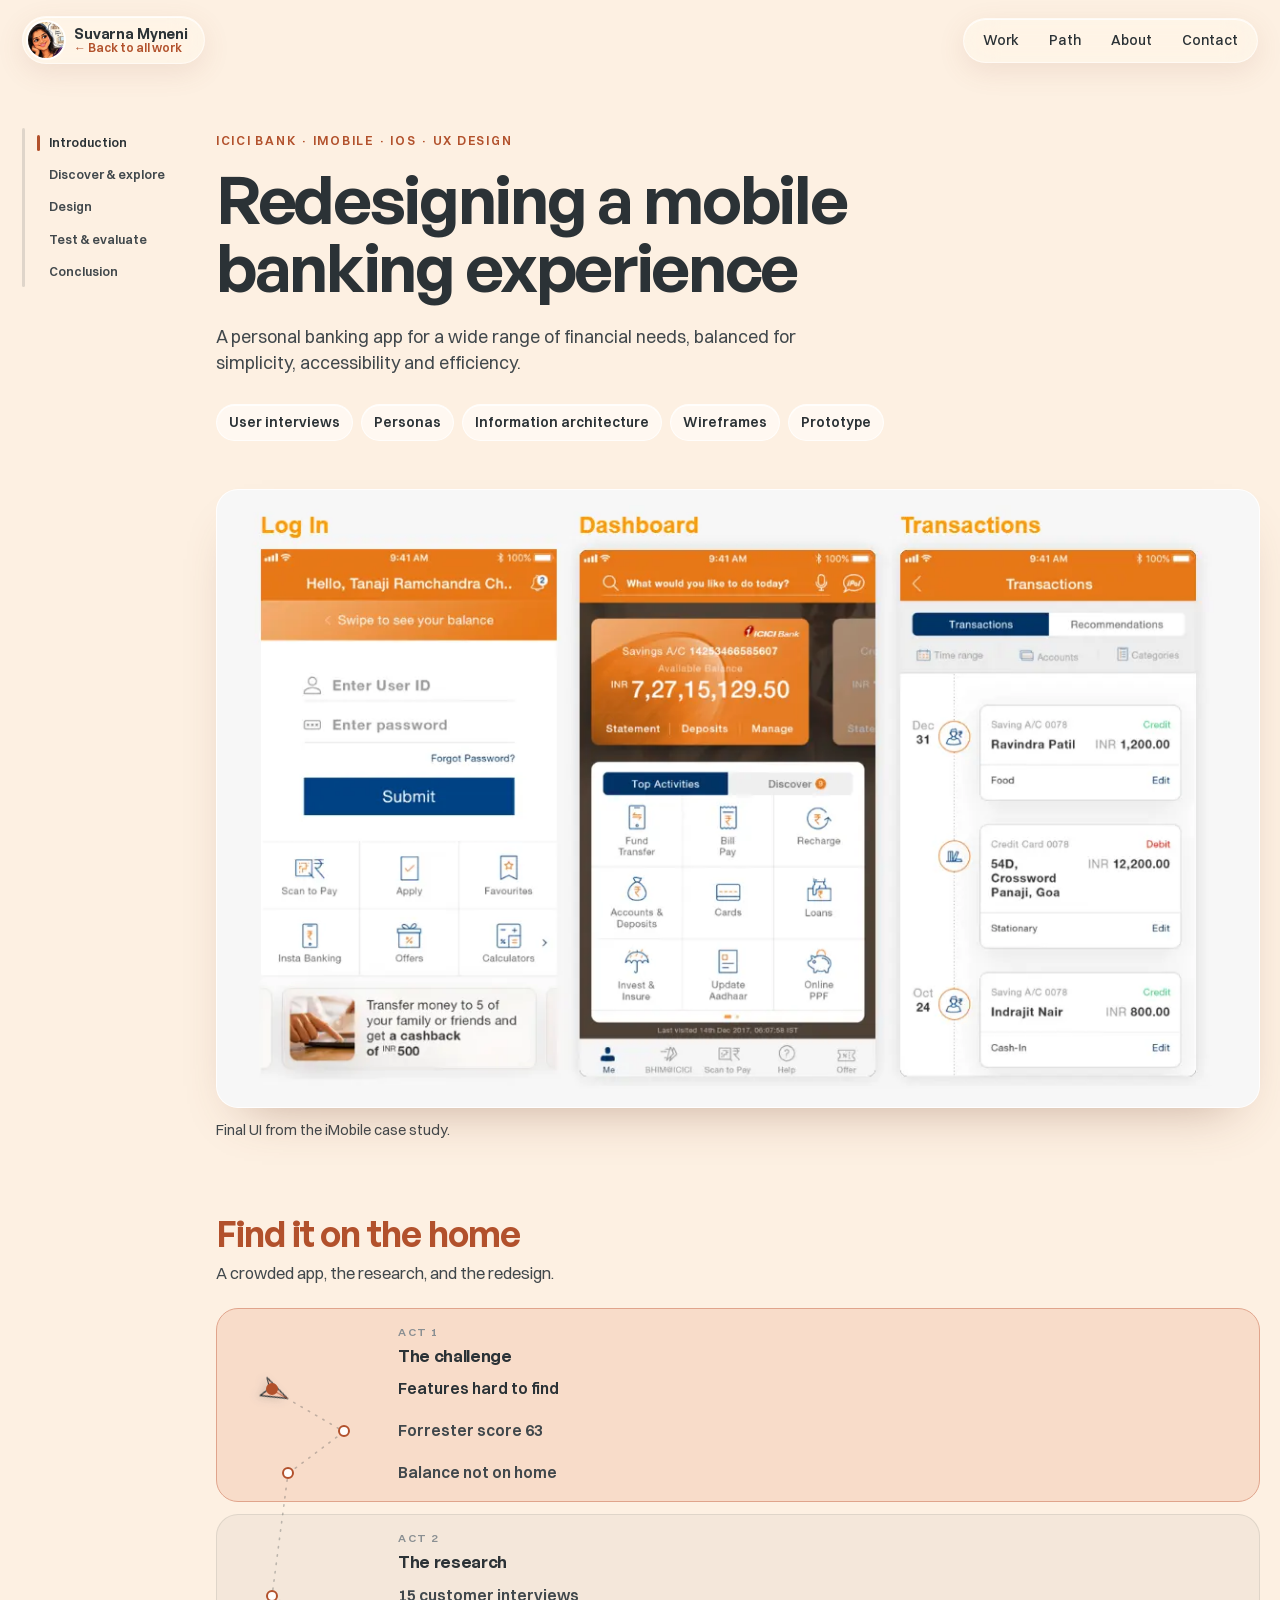
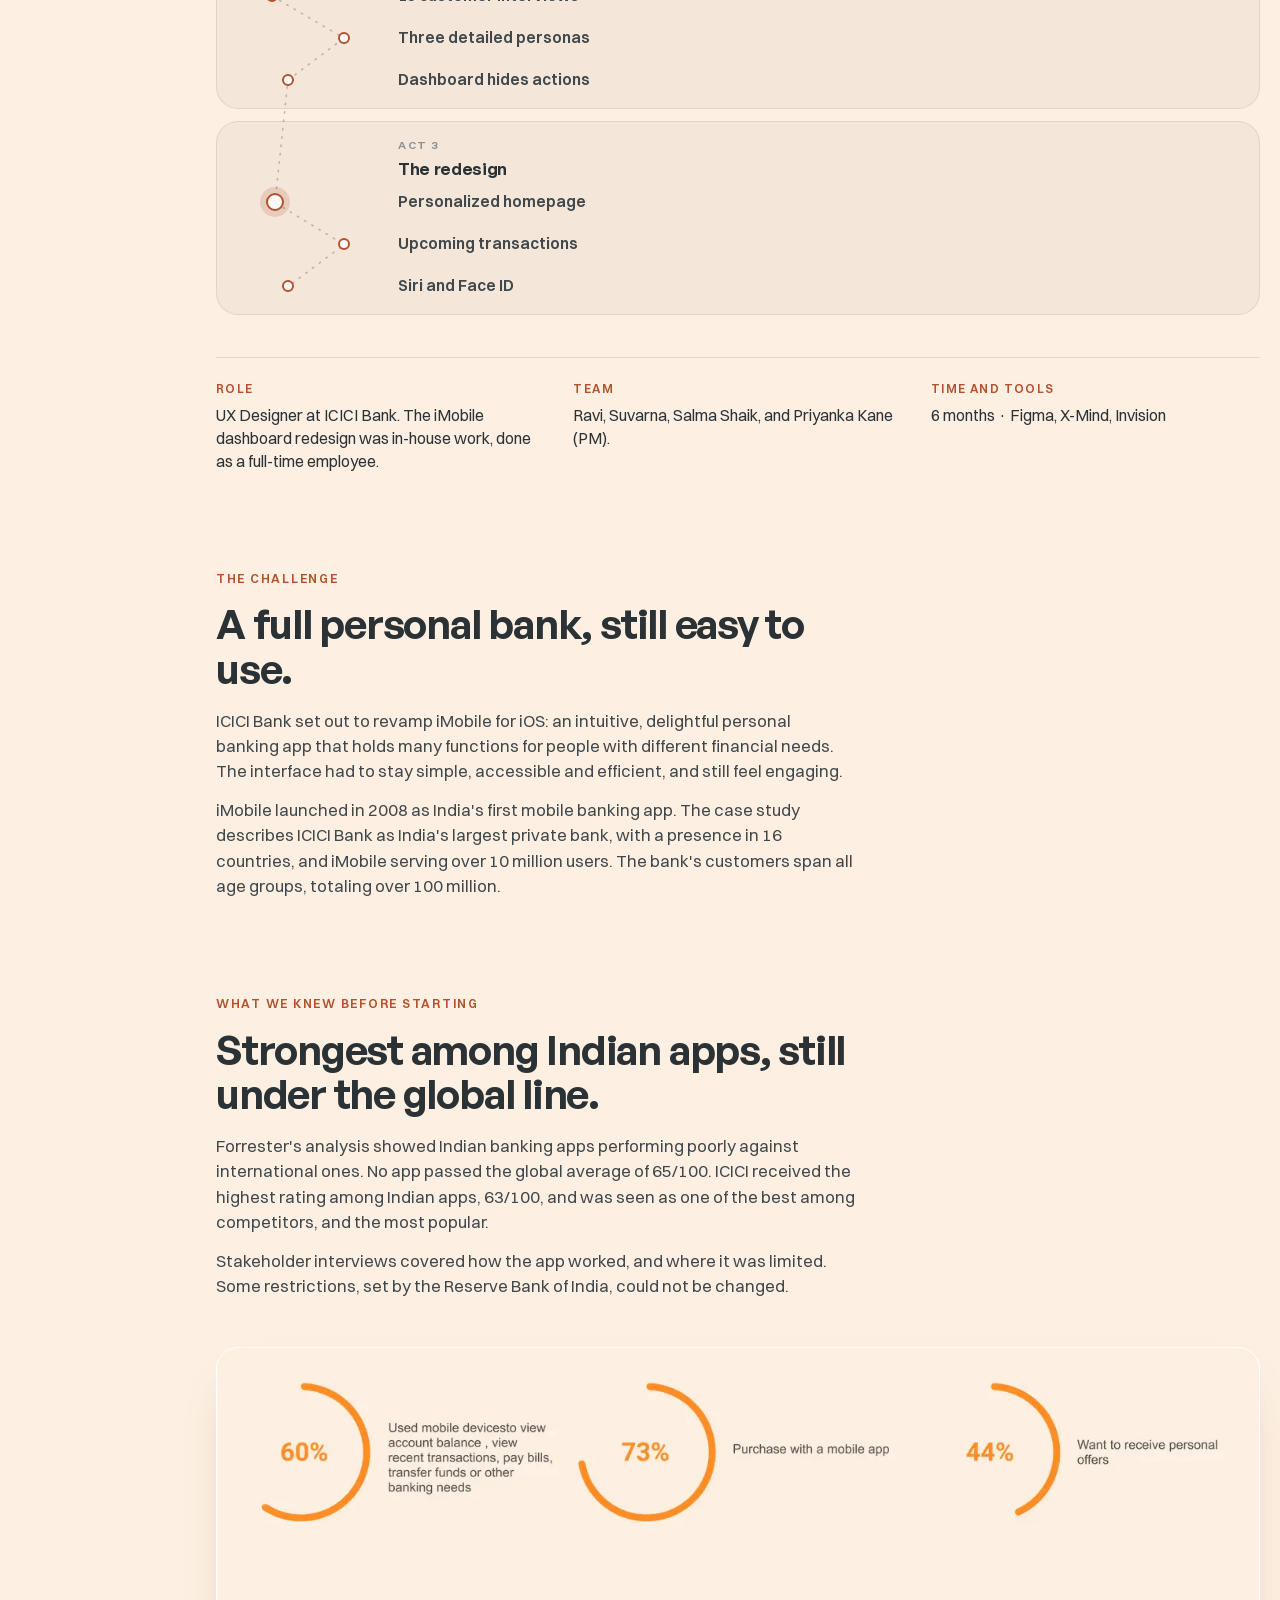
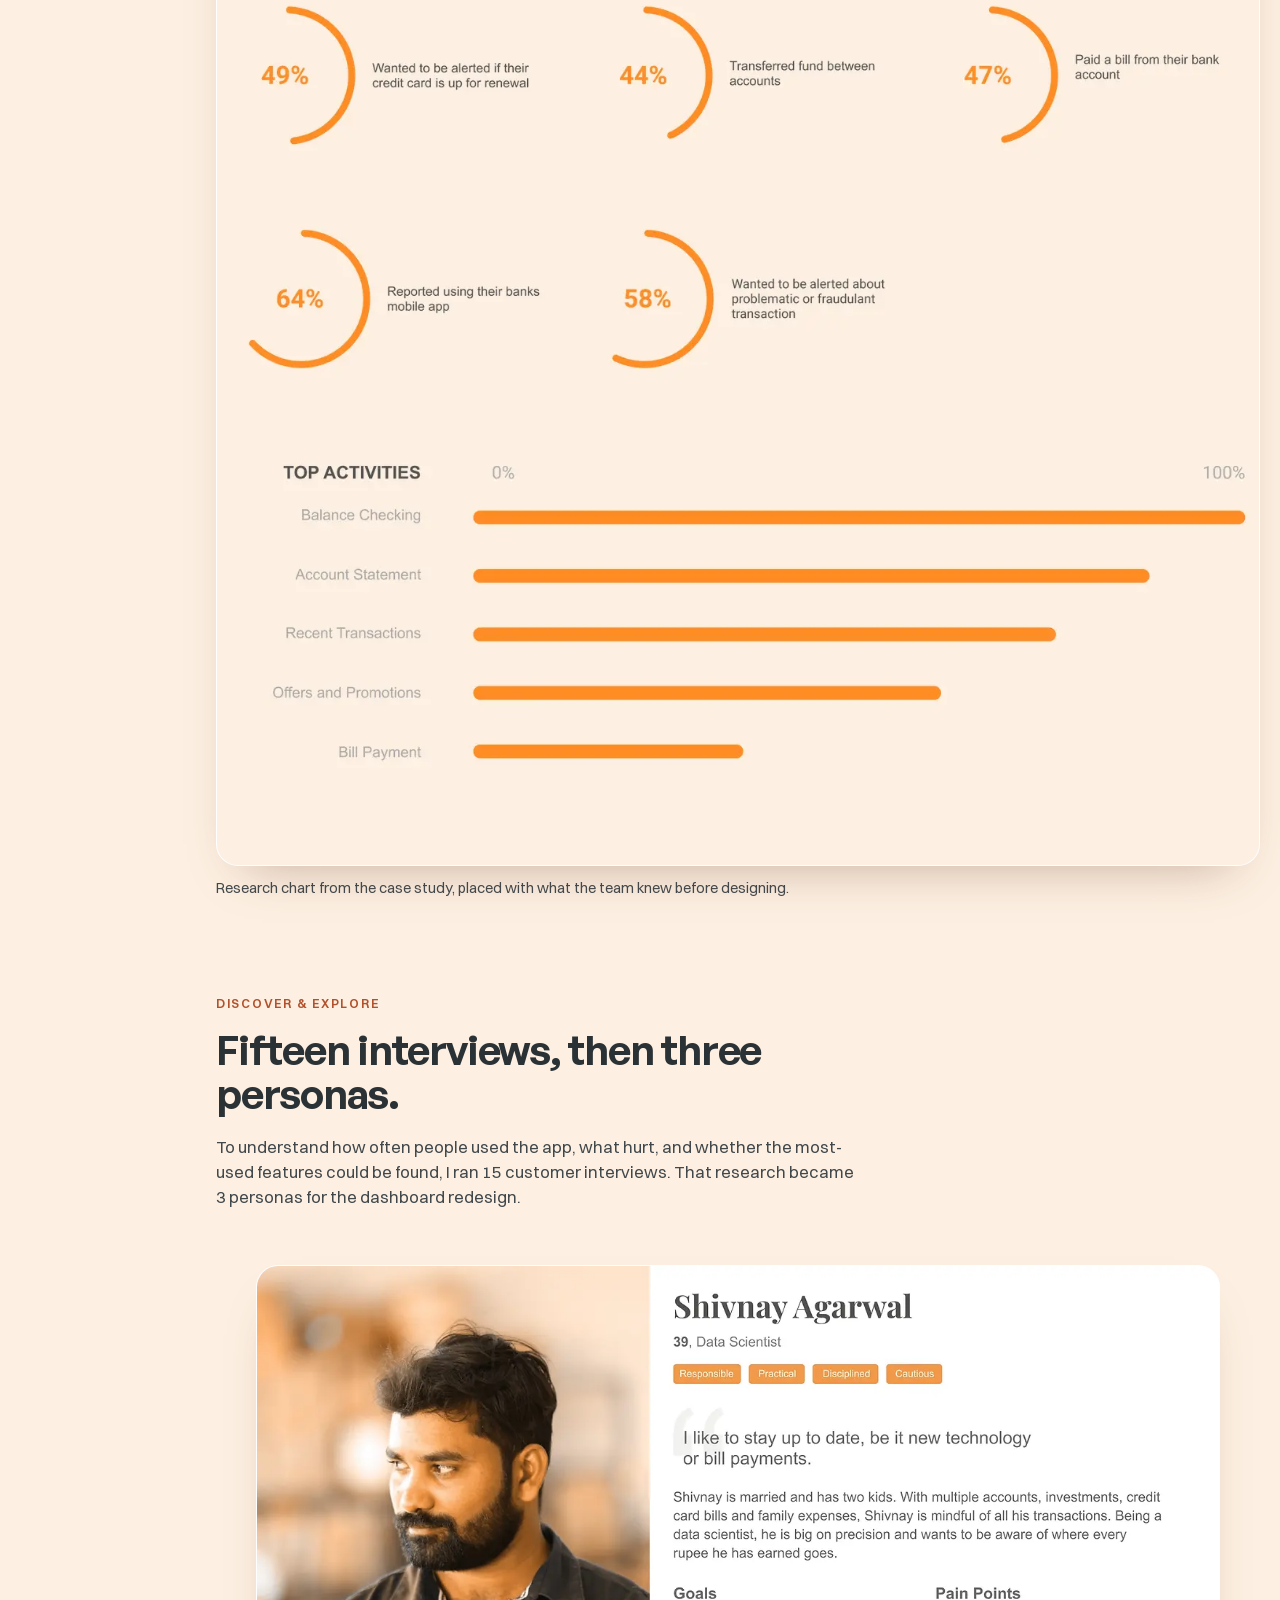
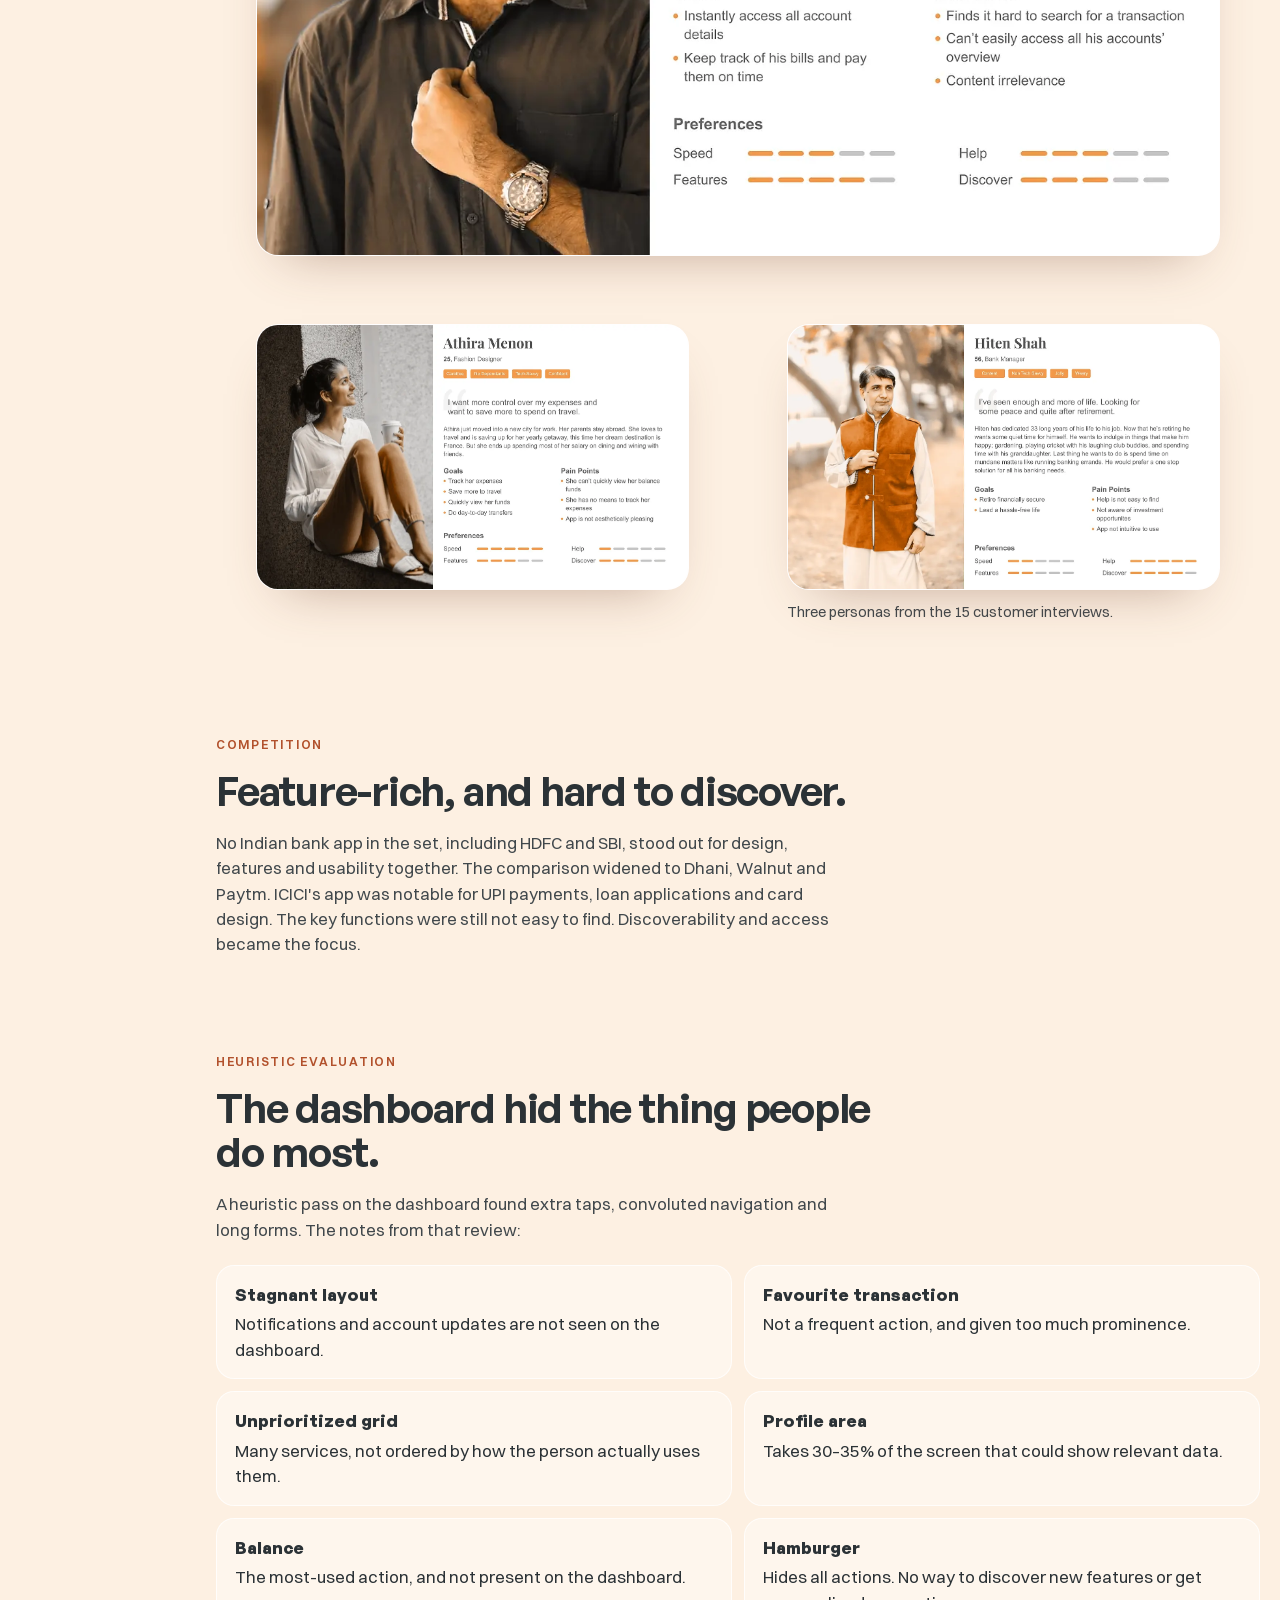
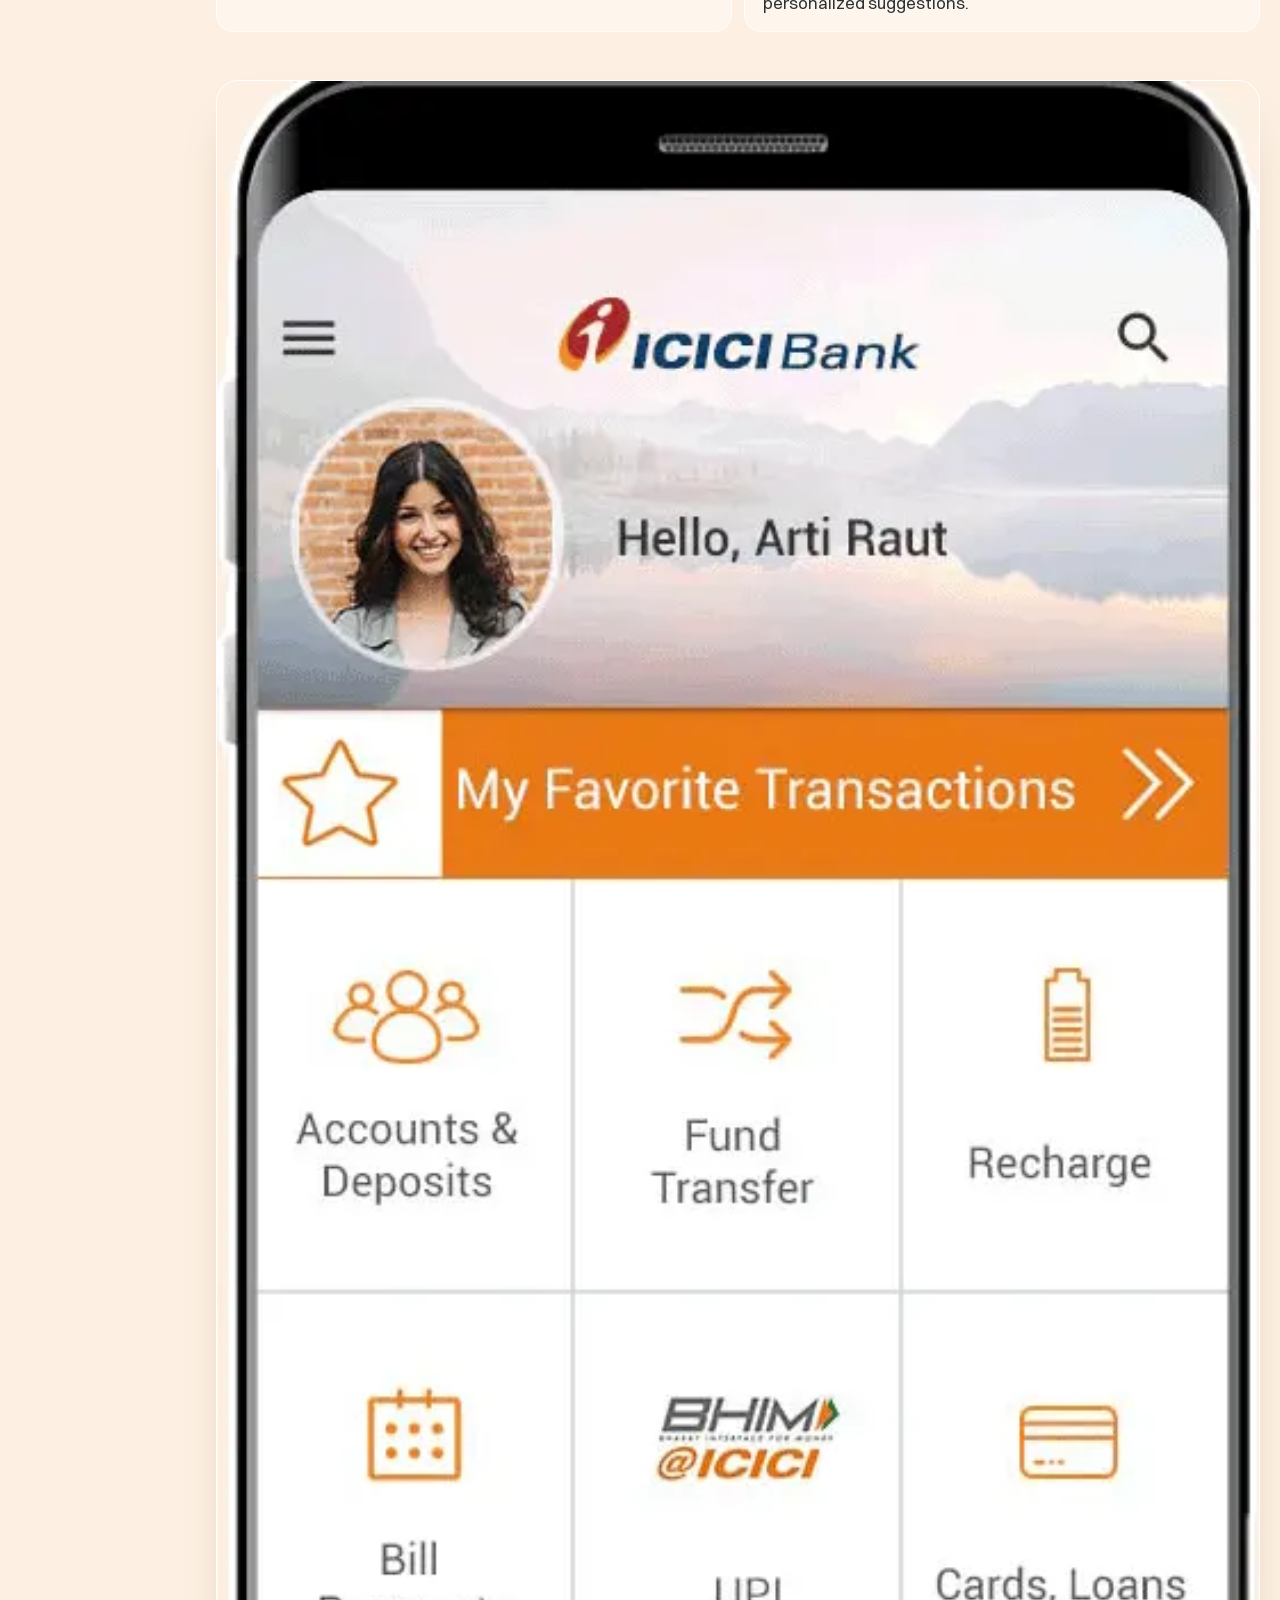
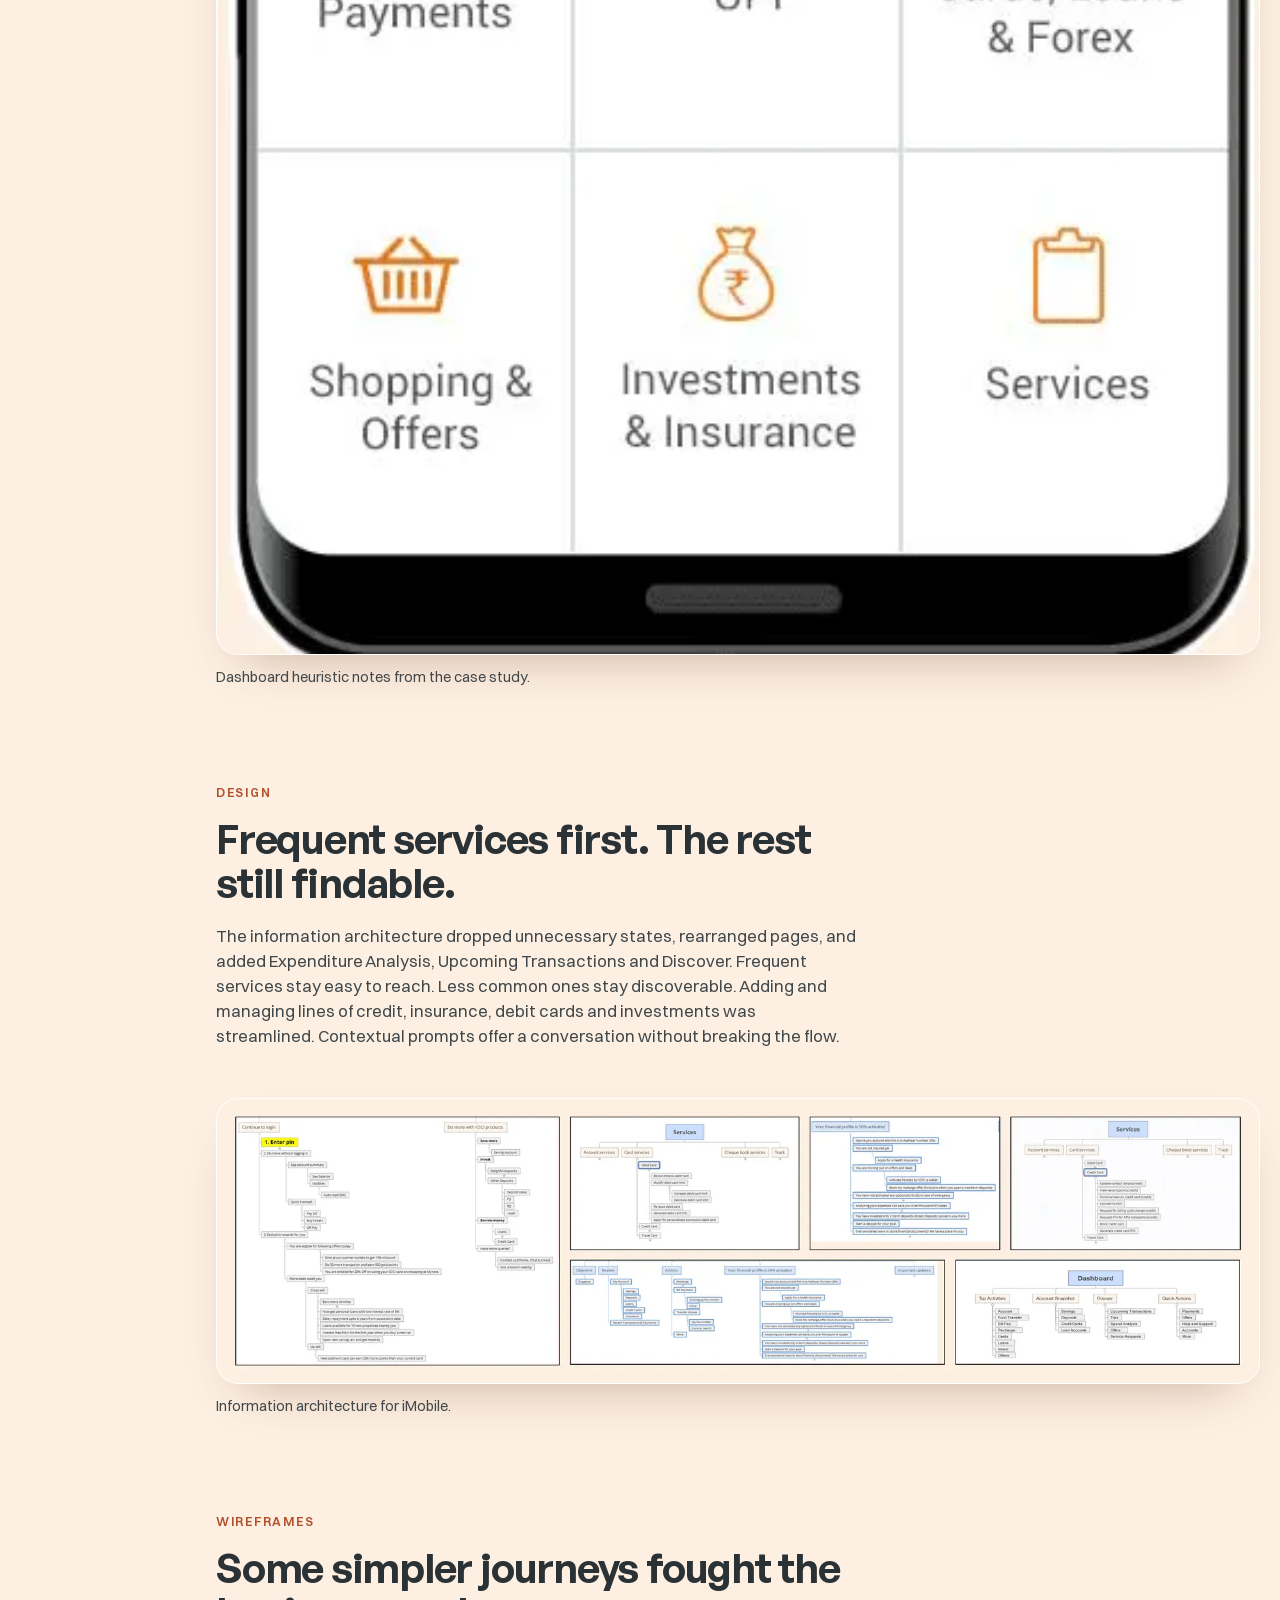
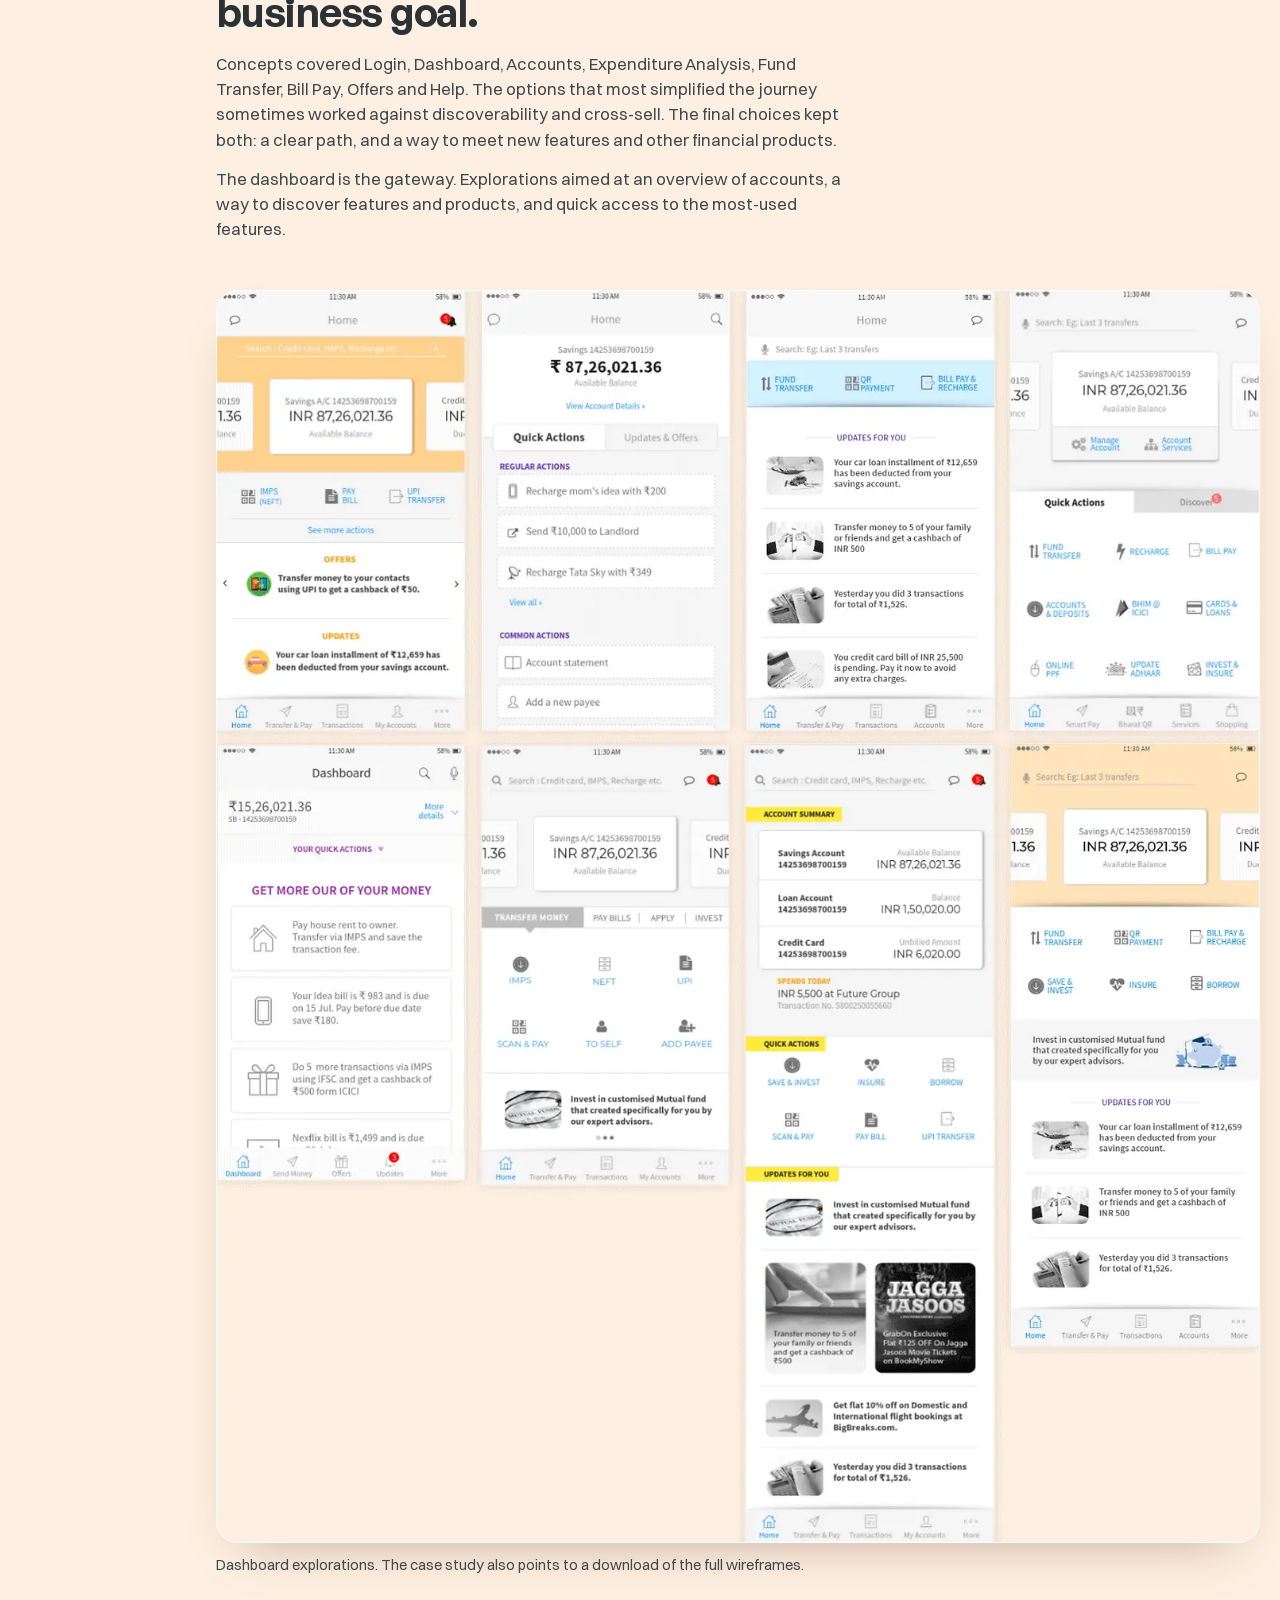
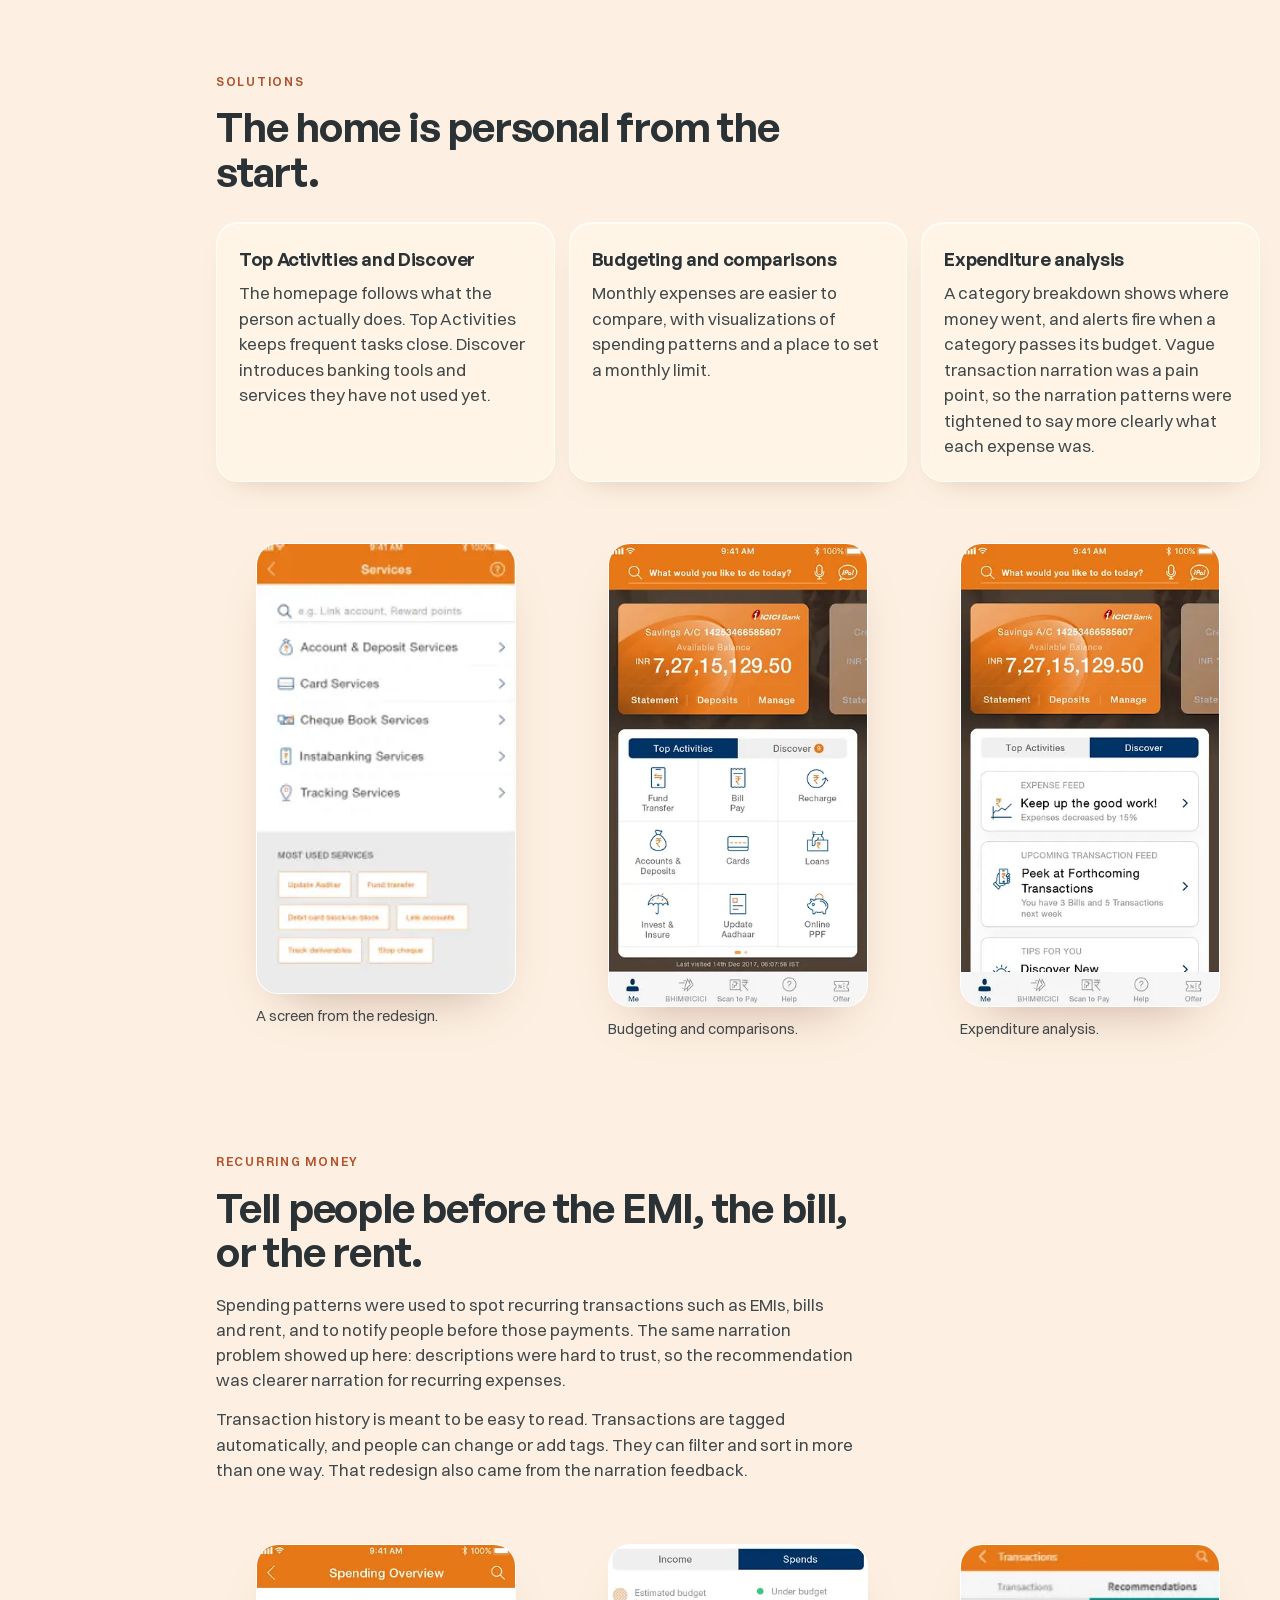
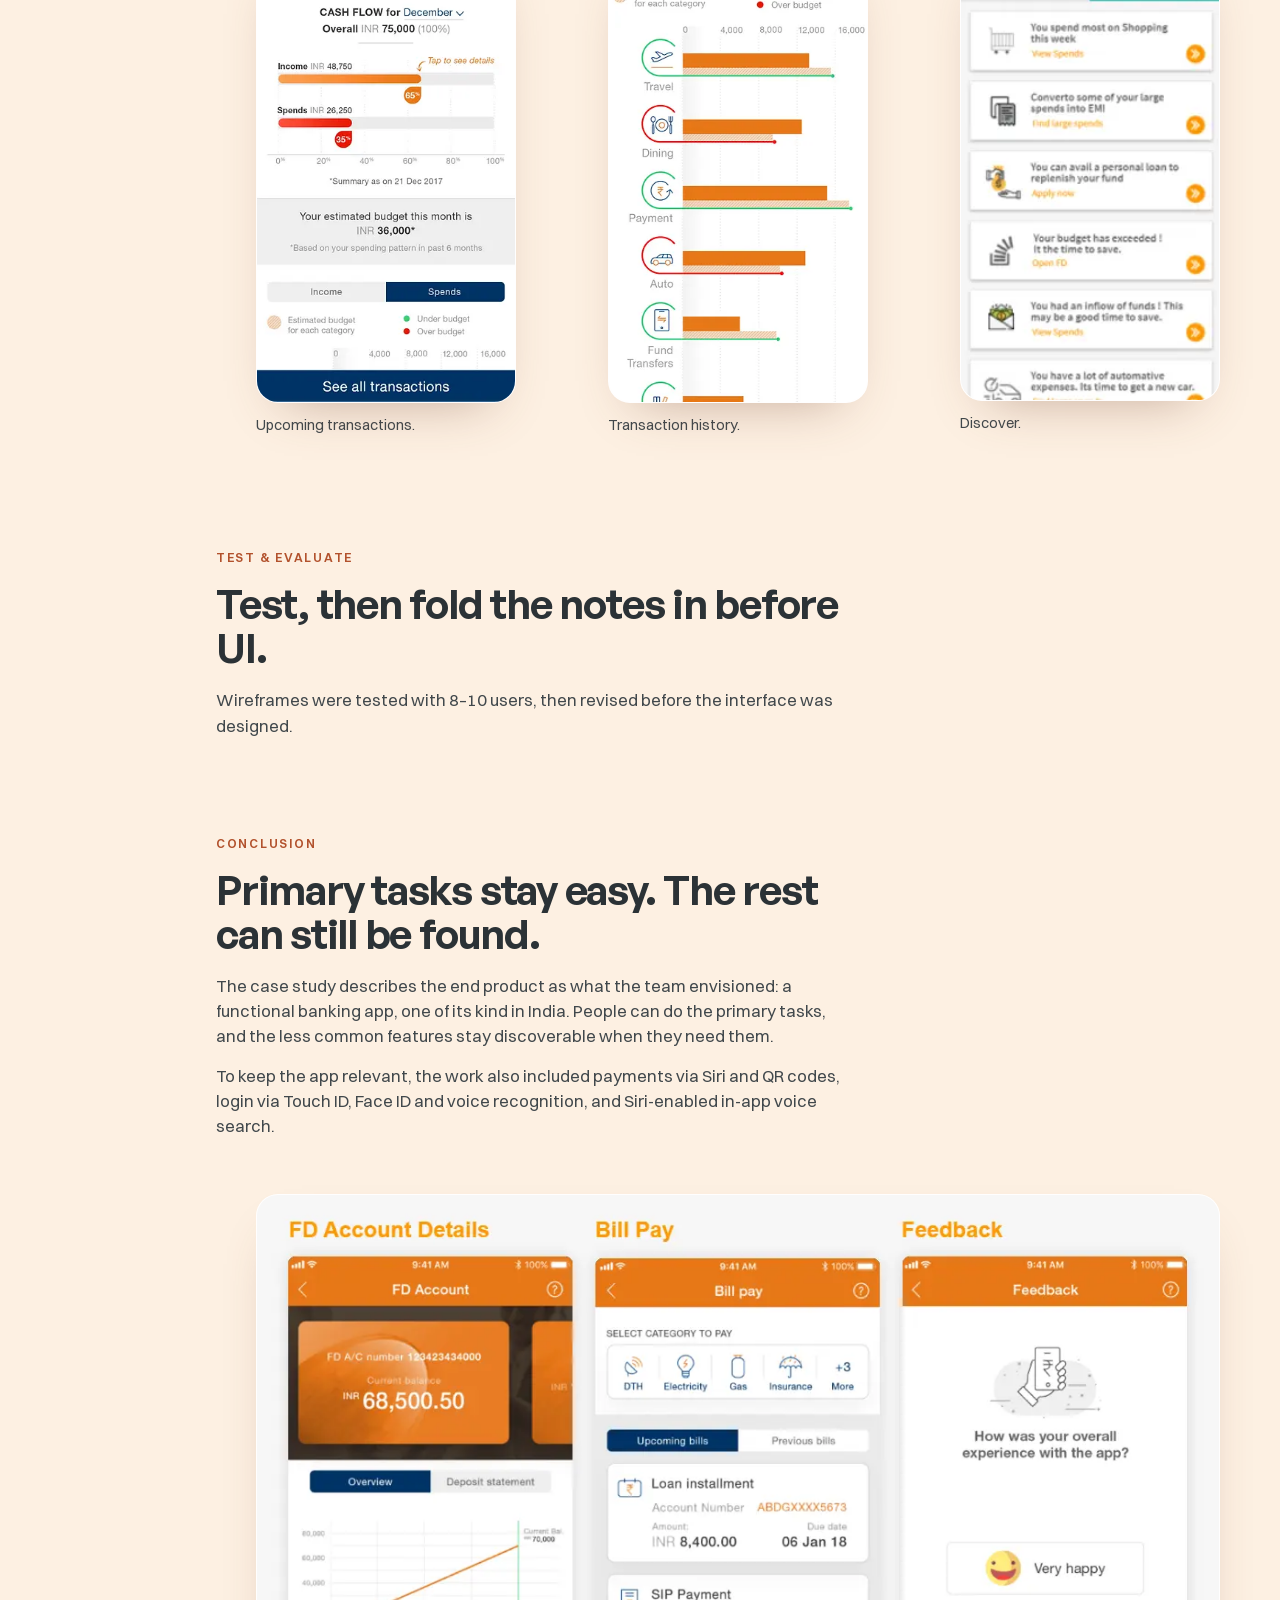
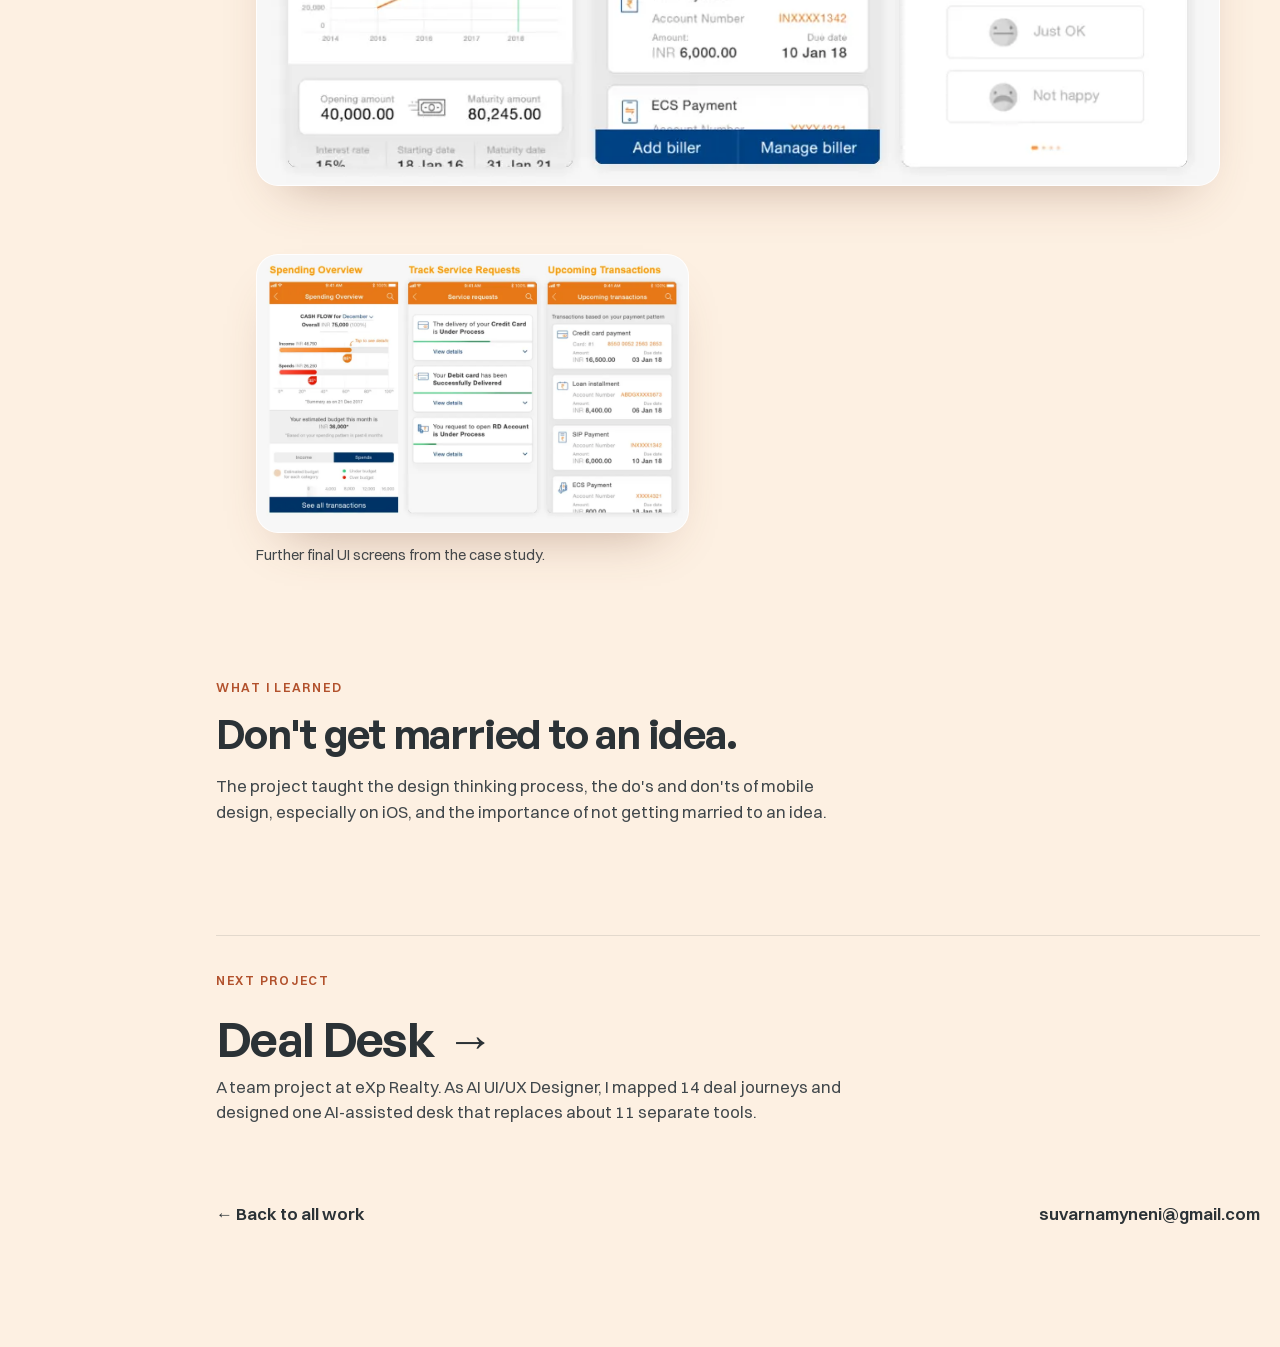
<file: work/imobile/index.html>
<!DOCTYPE html>
<html lang="en">
<head>
  <meta charset="utf-8">
  <meta name="viewport" content="width=device-width, initial-scale=1">
  <title>iMobile — Suvarna Myneni</title>
  <meta name="description" content="Redesigning ICICI Bank's iMobile app for iOS: a dashboard redesign over 6 months, 15 customer interviews, 3 personas, and wireframes tested with 8–10 users.">
  <link rel="canonical" href="https://suvarnamyneni.github.io/work/imobile/">
  <meta name="theme-color" content="#FDF0E2">
  <meta property="og:title" content="iMobile — Redesigning a mobile banking experience">
  <meta property="og:description" content="Research and core UX for ICICI Bank's iMobile iOS app: findability, a personalized home, and spending that is easier to read.">
  <meta property="og:type" content="article">
  <meta property="og:url" content="https://suvarnamyneni.github.io/work/imobile/">
  <meta property="og:image" content="https://suvarnamyneni.github.io/assets/case/imobile/final-1.webp">
  <link rel="icon" href="../../assets/favicon.png" type="image/png">
  <link rel="preload" href="../../assets/fonts/general-sans-600.woff2" as="font" type="font/woff2" crossorigin>
  <link rel="preload" href="../../assets/fonts/switzer-400.woff2" as="font" type="font/woff2" crossorigin>
  <style>
    @font-face { font-family: "General Sans"; font-style: normal; font-weight: 600; font-display: swap; src: url("../../assets/fonts/general-sans-600.woff2") format("woff2"); }
    @font-face { font-family: Switzer; font-style: normal; font-weight: 400; font-display: swap; src: url("../../assets/fonts/switzer-400.woff2") format("woff2"); }
    @font-face { font-family: Switzer; font-style: normal; font-weight: 600; font-display: swap; src: url("../../assets/fonts/switzer-600.woff2") format("woff2"); }
    :root { --ink: #2b3236; --muted: #41484c; --accent: #a34728; --paper: #fdf0e2; --display: "General Sans", Switzer, sans-serif; }
    *, *::before, *::after { box-sizing: border-box; }
    body { margin: 0; background: #fdf0e2; color: #2b3236; font-family: Switzer, "Segoe UI", sans-serif; font-size: 1.0625rem; line-height: 1.5; }
    img { max-width: 100%; display: block; }
    h1, h2, p { margin: 0; }
    a { color: inherit; }
    .sr-only { position: absolute; width: 1px; height: 1px; padding: 0; margin: -1px; overflow: hidden; clip: rect(0,0,0,0); white-space: nowrap; border: 0; }
    .skip-link { position: absolute; left: 16px; top: -48px; }
    html .site-header { position: fixed; z-index: 20; inset: 16px 22px auto; display: flex; align-items: center; justify-content: space-between; gap: 12px; padding: 0; background: none; pointer-events: none; color: #2b3236; }
    html .site-header > * { pointer-events: auto; }
    .brand-chip, .site-nav { display: flex; align-items: center; border-radius: 999px; text-decoration: none; color: #2b3236; background: rgba(255,251,247,.86); border: 1px solid rgba(255,255,255,.7); box-shadow: inset 0 1px 0 rgba(255,255,255,.8), 0 8px 28px rgba(150,90,70,.12); }
    html .brand-chip { flex-direction: row; align-items: center; gap: 10px; padding: 5px 16px 5px 5px; }
    .brand-copy { display: flex; flex-direction: column; line-height: 1.15; }
    .brand-avatar { width: 36px; height: 36px; border-radius: 50%; object-fit: cover; }
    .brand-name { font-family: "General Sans", Switzer, sans-serif; font-weight: 600; font-size: 14.5px; }
    .brand-role { display: none; }
    .brand-back { font-size: 12px; font-weight: 600; color: #b2512c; }
    .site-nav { position: relative; width: max-content; gap: 2px; padding: 5px; }
    .nav-menu { display: flex; align-items: center; gap: 2px; }
    .site-nav a, .nav-toggle { color: #2b3236; text-decoration: none; font: 500 14px/normal Switzer, sans-serif; padding: 7px 14px; border-radius: 999px; background: transparent; border: 0; }
    .nav-contact, .nav-toggle { display: none; }
    @media (max-width: 759px) {
      html .site-header { left: 12px; right: 12px; top: 12px; }
      .brand-last, .nav-menu { display: none; }
      .brand-back { display: block; }
      .nav-contact, .nav-toggle { display: inline-flex; align-items: center; padding: 7px 12px; }
    }
  </style>
  <link rel="stylesheet" href="../../css/styles.css">
  <link rel="stylesheet" href="../../css/effects.css">
  <link rel="stylesheet" href="../../css/round4.css">
  <link rel="stylesheet" href="../../css/case.css">
  <script>
    (function () {
      var root = document.documentElement;
      var reduce = window.matchMedia("(prefers-reduced-motion: reduce)").matches;
      var stack = window.matchMedia("(max-width: 900px), (pointer: coarse)").matches;
      root.classList.toggle("is-stack", stack || reduce);
      if (!reduce) root.classList.add("has-motion");
      root.classList.add("ready");
    })();
  </script>
</head>
<body>
  <a class="skip-link" href="#story">Skip to the story</a>
  <header class="site-header">
    <a class="brand-chip" href="/#work" data-caption="Back to all work">
      <img class="brand-avatar" src="../../assets/avatar-96.webp" width="36" height="36" alt="" decoding="async">
      <span class="brand-copy">
        <b class="brand-name">Suvarna <span class="brand-last">Myneni</span></b>
        <small class="brand-role">Sr UX Designer, Feb 2023 – Present</small>
        <small class="brand-back">← Back to all work</small>
      </span>
    </a>
    <nav class="site-nav" aria-label="Primary">
      <div id="nav-menu" class="nav-menu">
        <a href="/#work">Work</a>
        <a href="/#path">Path</a>
        <a href="/#about">About</a>
        <a href="/#contact">Contact</a>
      </div>
      <a class="nav-contact" href="/#contact">Contact</a>
      <button type="button" class="nav-toggle" aria-expanded="false" aria-controls="nav-menu">Menu</button>
    </nav>
  </header>
  <div class="nav-backdrop" hidden></div>

  <main class="case" id="story">
    <nav class="case-rail" aria-label="On this page">
      <div class="case-rail-list">
        <span class="case-rail-mark" aria-hidden="true"></span>
        <ol>
          <li><a href="#introduction">Introduction</a></li>
          <li><a href="#discover">Discover &amp; explore</a></li>
          <li><a href="#design">Design</a></li>
          <li><a href="#test">Test &amp; evaluate</a></li>
          <li><a href="#conclusion">Conclusion</a></li>
        </ol>
      </div>
      <div class="case-rail-progress" aria-hidden="true"><span class="case-rail-fill"></span></div>
    </nav>

    <header class="case-hero wrap case-reveal" id="introduction">
      <p class="case-eyebrow">ICICI Bank · iMobile · iOS · UX Design</p>
      <h1>Redesigning a mobile banking experience</h1>
      <p class="case-lede">A personal banking app for a wide range of financial needs, balanced for simplicity, accessibility and efficiency.</p>
      <ul class="case-tags" aria-label="Work">
        <li>User interviews</li>
        <li>Personas</li>
        <li>Information architecture</li>
        <li>Wireframes</li>
        <li>Prototype</li>
      </ul>
    </header>

    <figure class="case-frame wrap case-reveal">
      <img src="../../assets/case/imobile/final-1.webp" width="1092" height="647" alt="Final iMobile UI from the redesign case study." fetchpriority="high" decoding="async">
      <figcaption>Final UI from the iMobile case study.</figcaption>
    </figure>

    <section class="story-map wrap case-reveal" aria-labelledby="story-map-heading">
      <h2 class="story-title" id="story-map-heading">Find it on the home</h2>
      <p class="story-dek">A crowded app, the research, and the redesign.</p>
      <div class="story-board">
        <svg class="story-svg" viewBox="0 0 360 640" aria-hidden="true">
          <defs>
            <mask id="story-draw" maskUnits="userSpaceOnUse">
              <path class="route-mask" d="M32 78 L78 148 L40 214 L82 300 L36 366 L80 432 L44 520 L84 586 L40 650" fill="none" stroke="#fff" stroke-width="16" stroke-linecap="round"/>
            </mask>
          </defs>
          <path class="route-grey" d="M32 78 L78 148 L40 214 L82 300 L36 366 L80 432 L44 520 L84 586 L40 650"/>
          <path class="route-rust" d="M32 78 L78 148 L40 214 L82 300 L36 366 L80 432 L44 520 L84 586 L40 650"/>
          <g class="story-plane" transform="translate(32 78)">
            <g transform="translate(-16 -16) scale(0.5)">
              <path d="M6 34 L58 8 L36 58 L28 36 Z" fill="#F6C7B0" stroke="#2B3236" stroke-width="2.5" stroke-linejoin="round"/>
              <path d="M28 36 L58 8" fill="none" stroke="#A34728" stroke-width="2"/>
            </g>
          </g>
        </svg>
        <article class="act-card" data-act="0">
          <a class="act-name" href="#challenge-heading"><span class="act-copy"><span class="act-kicker">Act 1</span> The challenge</span></a>
          <ol>
            <li><a class="beat" href="#challenge-heading"><span class="beat-mark" aria-hidden="true"></span><span class="beat-label">Features hard to find</span></a></li>
            <li><a class="beat" href="#known-heading"><span class="beat-mark" aria-hidden="true"></span><span class="beat-label">Forrester score 63</span></a></li>
            <li><a class="beat" href="#heuristic-heading"><span class="beat-mark" aria-hidden="true"></span><span class="beat-label">Balance not on home</span></a></li>
          </ol>
        </article>
        <article class="act-card" data-act="1">
          <a class="act-name" href="#personas-heading"><span class="act-copy"><span class="act-kicker">Act 2</span> The research</span></a>
          <ol>
            <li><a class="beat" href="#personas-heading"><span class="beat-mark" aria-hidden="true"></span><span class="beat-label">15 customer interviews</span></a></li>
            <li><a class="beat" href="#personas-heading"><span class="beat-mark" aria-hidden="true"></span><span class="beat-label">Three detailed personas</span></a></li>
            <li><a class="beat" href="#heuristic-heading"><span class="beat-mark" aria-hidden="true"></span><span class="beat-label">Dashboard hides actions</span></a></li>
          </ol>
        </article>
        <article class="act-card" data-act="2">
          <a class="act-name" href="#solutions-heading"><span class="act-copy"><span class="act-kicker">Act 3</span> The redesign</span></a>
          <ol>
            <li><a class="beat is-key" href="#solutions-heading"><span class="beat-mark" aria-hidden="true"></span><span class="beat-label">Personalized homepage</span></a></li>
            <li><a class="beat" href="#upcoming-heading"><span class="beat-mark" aria-hidden="true"></span><span class="beat-label">Upcoming transactions</span></a></li>
            <li><a class="beat" href="#outcome-heading"><span class="beat-mark" aria-hidden="true"></span><span class="beat-label">Siri and Face ID</span></a></li>
          </ol>
        </article>
      </div>
    </section>

    <dl class="case-meta wrap case-reveal">
      <div>
        <dt>Role</dt>
        <dd>UX Designer at ICICI Bank. The iMobile dashboard redesign was in-house work, done as a full-time employee.</dd>
      </div>
      <div>
        <dt>Team</dt>
        <dd>Ravi, Suvarna, Salma Shaik, and Priyanka Kane (PM).</dd>
      </div>
      <div>
        <dt>Time and tools</dt>
        <dd><span class="case-count" data-count="6" style="--digits: 1">6</span> months · Figma, X-Mind, Invision</dd>
      </div>
    </dl>

    <section class="case-block wrap case-reveal" id="challenge" aria-labelledby="challenge-heading">
      <p class="case-eyebrow">The challenge</p>
      <h2 id="challenge-heading">A full personal bank, still easy to use.</h2>
      <p class="case-copy">ICICI Bank set out to revamp iMobile for iOS: an intuitive, delightful personal banking app that holds many functions for people with different financial needs. The interface had to stay simple, accessible and efficient, and still feel engaging.</p>
      <p class="case-copy">iMobile launched in 2008 as India's first mobile banking app. The case study describes ICICI Bank as India's largest private bank, with a presence in <span class="case-count" data-count="16" style="--digits: 2">16</span> countries, and iMobile serving over <span class="case-count" data-count="10" style="--digits: 2">10</span> million users. The bank's customers span all age groups, totaling over 100 million.</p>
    </section>

    <section class="case-block wrap case-reveal" aria-labelledby="known-heading">
      <p class="case-eyebrow">What we knew before starting</p>
      <h2 id="known-heading">Strongest among Indian apps, still under the global line.</h2>
      <p class="case-copy">Forrester's analysis showed Indian banking apps performing poorly against international ones. No app passed the global average of <span class="case-count" data-count="65" style="--digits: 2">65</span>/100. ICICI received the highest rating among Indian apps, <span class="case-count" data-count="63" style="--digits: 2">63</span>/100, and was seen as one of the best among competitors, and the most popular.</p>
      <p class="case-copy">Stakeholder interviews covered how the app worked, and where it was limited. Some restrictions, set by the Reserve Bank of India, could not be changed.</p>
      <figure class="case-frame">
        <img src="../../assets/case/imobile/forrester.webp" width="1324" height="1419" alt="Research chart from the iMobile case study on mobile banking activities." loading="lazy" decoding="async">
        <figcaption>Research chart from the case study, placed with what the team knew before designing.</figcaption>
      </figure>
    </section>

    <section class="case-block wrap case-reveal" id="discover" aria-labelledby="personas-heading">
      <p class="case-eyebrow">Discover &amp; explore</p>
      <h2 id="personas-heading">Fifteen interviews, then three personas.</h2>
      <p class="case-copy">To understand how often people used the app, what hurt, and whether the most-used features could be found, I ran <span class="case-count" data-count="15" style="--digits: 2">15</span> customer interviews. That research became <span class="case-count" data-count="3" style="--digits: 1">3</span> personas for the dashboard redesign.</p>
      <div class="case-gallery">
        <figure class="case-shot">
          <img src="../../assets/case/imobile/persona.webp" width="1323" height="810" alt="First of three iMobile personas from the interviews." loading="lazy" decoding="async">
        </figure>
        <figure class="case-shot">
          <img src="../../assets/case/imobile/persona-2.webp" width="1323" height="810" alt="Second of three iMobile personas." loading="lazy" decoding="async">
        </figure>
        <figure class="case-shot">
          <img src="../../assets/case/imobile/persona-3.webp" width="1323" height="810" alt="Third of three iMobile personas." loading="lazy" decoding="async">
          <figcaption>Three personas from the 15 customer interviews.</figcaption>
        </figure>
      </div>
    </section>

    <section class="case-block wrap case-reveal" aria-labelledby="compete-heading">
      <p class="case-eyebrow">Competition</p>
      <h2 id="compete-heading">Feature-rich, and hard to discover.</h2>
      <p class="case-copy">No Indian bank app in the set, including HDFC and SBI, stood out for design, features and usability together. The comparison widened to Dhani, Walnut and Paytm. ICICI's app was notable for UPI payments, loan applications and card design. The key functions were still not easy to find. Discoverability and access became the focus.</p>
    </section>

    <section class="case-block wrap case-reveal" aria-labelledby="heuristic-heading">
      <p class="case-eyebrow">Heuristic evaluation</p>
      <h2 id="heuristic-heading">The dashboard hid the thing people do most.</h2>
      <p class="case-copy">A heuristic pass on the dashboard found extra taps, convoluted navigation and long forms. The notes from that review:</p>
      <ul class="case-themes">
        <li><b>Stagnant layout</b> Notifications and account updates are not seen on the dashboard.</li>
        <li><b>Favourite transaction</b> Not a frequent action, and given too much prominence.</li>
        <li><b>Unprioritized grid</b> Many services, not ordered by how the person actually uses them.</li>
        <li><b>Profile area</b> Takes 30–35% of the screen that could show relevant data.</li>
        <li><b>Balance</b> The most-used action, and not present on the dashboard.</li>
        <li><b>Hamburger</b> Hides all actions. No way to discover new features or get personalized suggestions.</li>
      </ul>
      <figure class="case-frame">
        <img src="../../assets/case/imobile/heuristic.webp" width="457" height="953" alt="Heuristic notes on the iMobile dashboard." loading="lazy" decoding="async">
        <figcaption>Dashboard heuristic notes from the case study.</figcaption>
      </figure>
    </section>

    <section class="case-block wrap case-reveal" id="design" aria-labelledby="ia-heading">
      <p class="case-eyebrow">Design</p>
      <h2 id="ia-heading">Frequent services first. The rest still findable.</h2>
      <p class="case-copy">The information architecture dropped unnecessary states, rearranged pages, and added Expenditure Analysis, Upcoming Transactions and Discover. Frequent services stay easy to reach. Less common ones stay discoverable. Adding and managing lines of credit, insurance, debit cards and investments was streamlined. Contextual prompts offer a conversation without breaking the flow.</p>
      <figure class="case-frame">
        <img src="../../assets/case/imobile/ia.webp" width="1600" height="436" alt="Information architecture for the iMobile redesign." loading="lazy" decoding="async">
        <figcaption>Information architecture for iMobile.</figcaption>
      </figure>
    </section>

    <section class="case-block wrap case-reveal" aria-labelledby="wire-heading">
      <p class="case-eyebrow">Wireframes</p>
      <h2 id="wire-heading">Some simpler journeys fought the business goal.</h2>
      <p class="case-copy">Concepts covered Login, Dashboard, Accounts, Expenditure Analysis, Fund Transfer, Bill Pay, Offers and Help. The options that most simplified the journey sometimes worked against discoverability and cross-sell. The final choices kept both: a clear path, and a way to meet new features and other financial products.</p>
      <p class="case-copy">The dashboard is the gateway. Explorations aimed at an overview of accounts, a way to discover features and products, and quick access to the most-used features.</p>
      <figure class="case-frame">
        <img src="../../assets/case/imobile/wireframe.webp" width="1311" height="1574" alt="Dashboard wireframe explorations for iMobile." loading="lazy" decoding="async">
        <figcaption>Dashboard explorations. The case study also points to a download of the full wireframes.</figcaption>
      </figure>
    </section>

    <section class="case-block wrap case-reveal" aria-labelledby="solutions-heading">
      <p class="case-eyebrow">Solutions</p>
      <h2 id="solutions-heading">The home is personal from the start.</h2>
      <div class="case-steps">
        <article>
          <h3>Top Activities and Discover</h3>
          <p>The homepage follows what the person actually does. Top Activities keeps frequent tasks close. Discover introduces banking tools and services they have not used yet.</p>
        </article>
        <article>
          <h3>Budgeting and comparisons</h3>
          <p>Monthly expenses are easier to compare, with visualizations of spending patterns and a place to set a monthly limit.</p>
        </article>
        <article>
          <h3 id="spend-heading">Expenditure analysis</h3>
          <p>A category breakdown shows where money went, and alerts fire when a category passes its budget. Vague transaction narration was a pain point, so the narration patterns were tightened to say more clearly what each expense was.</p>
        </article>
      </div>
      <div class="case-band">
        <figure class="case-shot">
          <img src="../../assets/case/imobile/home.webp" width="231" height="402" alt="iMobile screen from the redesign." loading="lazy" decoding="async">
          <figcaption>A screen from the redesign.</figcaption>
        </figure>
        <figure class="case-shot">
          <img src="../../assets/case/imobile/budget.webp" width="355" height="636" alt="Budget and spending comparison screen from iMobile." loading="lazy" decoding="async">
          <figcaption>Budgeting and comparisons.</figcaption>
        </figure>
        <figure class="case-shot">
          <img src="../../assets/case/imobile/spend.webp" width="355" height="636" alt="Expenditure analysis screen from iMobile." loading="lazy" decoding="async">
          <figcaption>Expenditure analysis.</figcaption>
        </figure>
      </div>
    </section>

    <section class="case-block wrap case-reveal" aria-labelledby="upcoming-heading">
      <p class="case-eyebrow">Recurring money</p>
      <h2 id="upcoming-heading">Tell people before the EMI, the bill, or the rent.</h2>
      <p class="case-copy">Spending patterns were used to spot recurring transactions such as EMIs, bills and rent, and to notify people before those payments. The same narration problem showed up here: descriptions were hard to trust, so the recommendation was clearer narration for recurring expenses.</p>
      <p class="case-copy">Transaction history is meant to be easy to read. Transactions are tagged automatically, and people can change or add tags. They can filter and sort in more than one way. That redesign also came from the narration feedback.</p>
      <div class="case-band">
        <figure class="case-shot">
          <img src="../../assets/case/imobile/upcoming.webp" width="350" height="620" alt="Upcoming transactions screen from iMobile." loading="lazy" decoding="async">
          <figcaption>Upcoming transactions.</figcaption>
        </figure>
        <figure class="case-shot">
          <img src="../../assets/case/imobile/history.webp" width="350" height="620" alt="Transaction history screen from iMobile." loading="lazy" decoding="async">
          <figcaption>Transaction history.</figcaption>
        </figure>
        <figure class="case-shot">
          <img src="../../assets/case/imobile/discover.webp" width="229" height="404" alt="Discover screen from the iMobile redesign." loading="lazy" decoding="async">
          <figcaption>Discover.</figcaption>
        </figure>
      </div>
    </section>

    <section class="case-block wrap case-reveal" id="test" aria-labelledby="test-heading">
      <p class="case-eyebrow">Test &amp; evaluate</p>
      <h2 id="test-heading">Test, then fold the notes in before UI.</h2>
      <p class="case-copy">Wireframes were tested with <span class="case-count" data-count="8" style="--digits: 1">8</span>–10 users, then revised before the interface was designed.</p>
    </section>

    <section class="case-block wrap case-reveal" id="conclusion" aria-labelledby="outcome-heading">
      <p class="case-eyebrow">Conclusion</p>
      <h2 id="outcome-heading">Primary tasks stay easy. The rest can still be found.</h2>
      <p class="case-copy">The case study describes the end product as what the team envisioned: a functional banking app, one of its kind in India. People can do the primary tasks, and the less common features stay discoverable when they need them.</p>
      <p class="case-copy">To keep the app relevant, the work also included payments via Siri and QR codes, login via Touch ID, Face ID and voice recognition, and Siri-enabled in-app voice search.</p>
      <div class="case-gallery">
        <figure class="case-shot">
          <img src="../../assets/case/imobile/final-2.webp" width="1049" height="643" alt="Another final iMobile UI screen." loading="lazy" decoding="async">
        </figure>
        <figure class="case-shot">
          <img src="../../assets/case/imobile/final-3.webp" width="1038" height="668" alt="A third final iMobile UI screen." loading="lazy" decoding="async">
          <figcaption>Further final UI screens from the case study.</figcaption>
        </figure>
      </div>
    </section>

    <section class="case-block wrap case-reveal" aria-labelledby="learned-heading">
      <p class="case-eyebrow">What I learned</p>
      <h2 id="learned-heading">Don't get married to an idea.</h2>
      <p class="case-copy">The project taught the design thinking process, the do's and don'ts of mobile design, especially on iOS, and the importance of not getting married to an idea.</p>
    </section>

    <section class="case-next wrap case-reveal" aria-labelledby="next-project-heading">
      <p class="case-eyebrow">Next project</p>
      <h2 id="next-project-heading" class="sr-only">Next project</h2>
      <a href="/work/deal-desk/">Deal Desk</a>
      <p class="case-copy" style="margin-top: 0">A team project at eXp Realty. As AI UI/UX Designer, I mapped 14 deal journeys and designed one AI-assisted desk that replaces about 11 separate tools.</p>
    </section>
    <footer class="case-foot wrap case-reveal">
      <a href="/#work">← Back to all work</a>
      <a href="mailto:suvarnamyneni@gmail.com">suvarnamyneni@gmail.com</a>
    </footer>
  </main>

  <div class="cursor" id="cursor" hidden aria-hidden="true">
    <div class="cursor-sprite">
      <svg viewBox="0 0 28 28" aria-hidden="true">
        <path d="M6 3 L22 14 L13 15.5 L10.5 24 Z" fill="#FFFDFB" stroke="#2B3236" stroke-width="1.6" stroke-linejoin="round"/>
      </svg>
    </div>
    <p class="cursor-bubble"></p>
  </div>
  <script src="../../js/case.js"></script>
  <script>
    (function () {
      var chip = document.querySelector(".brand-chip");
      if (chip) chip.setAttribute("href", "/#work");
      var stack = document.documentElement.classList.contains("is-stack");
      var sources = stack
        ? ["../../js/effects.js"]
        : ["../../js/vendor/lenis.min.js", "../../js/effects.js"];
      var index = 0;
      function next() {
        if (index >= sources.length) {
          if (window.initCaseScroll) window.initCaseScroll();
          return;
        }
        var script = document.createElement("script");
        script.src = sources[index++];
        script.onload = next;
        script.onerror = next;
        document.body.appendChild(script);
      }
      next();
    })();
  </script>
</body>
</html>
</file>
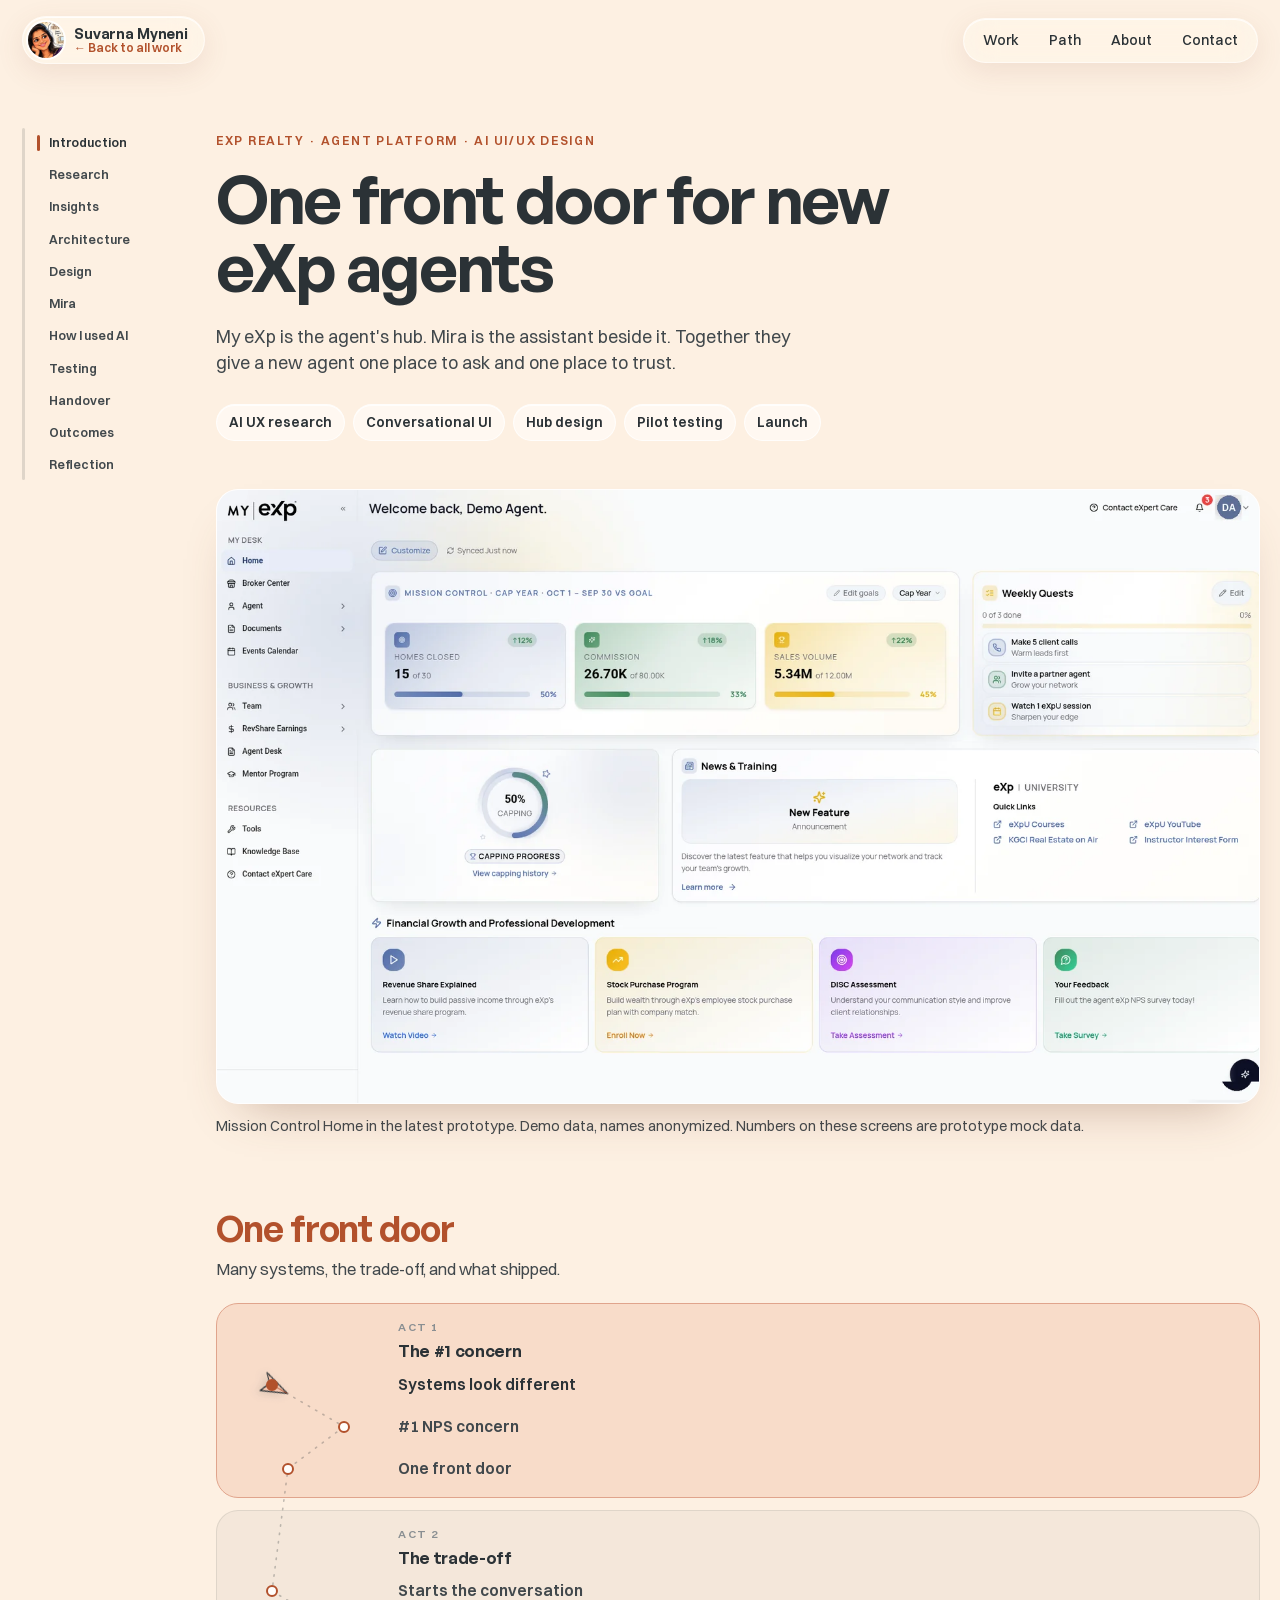
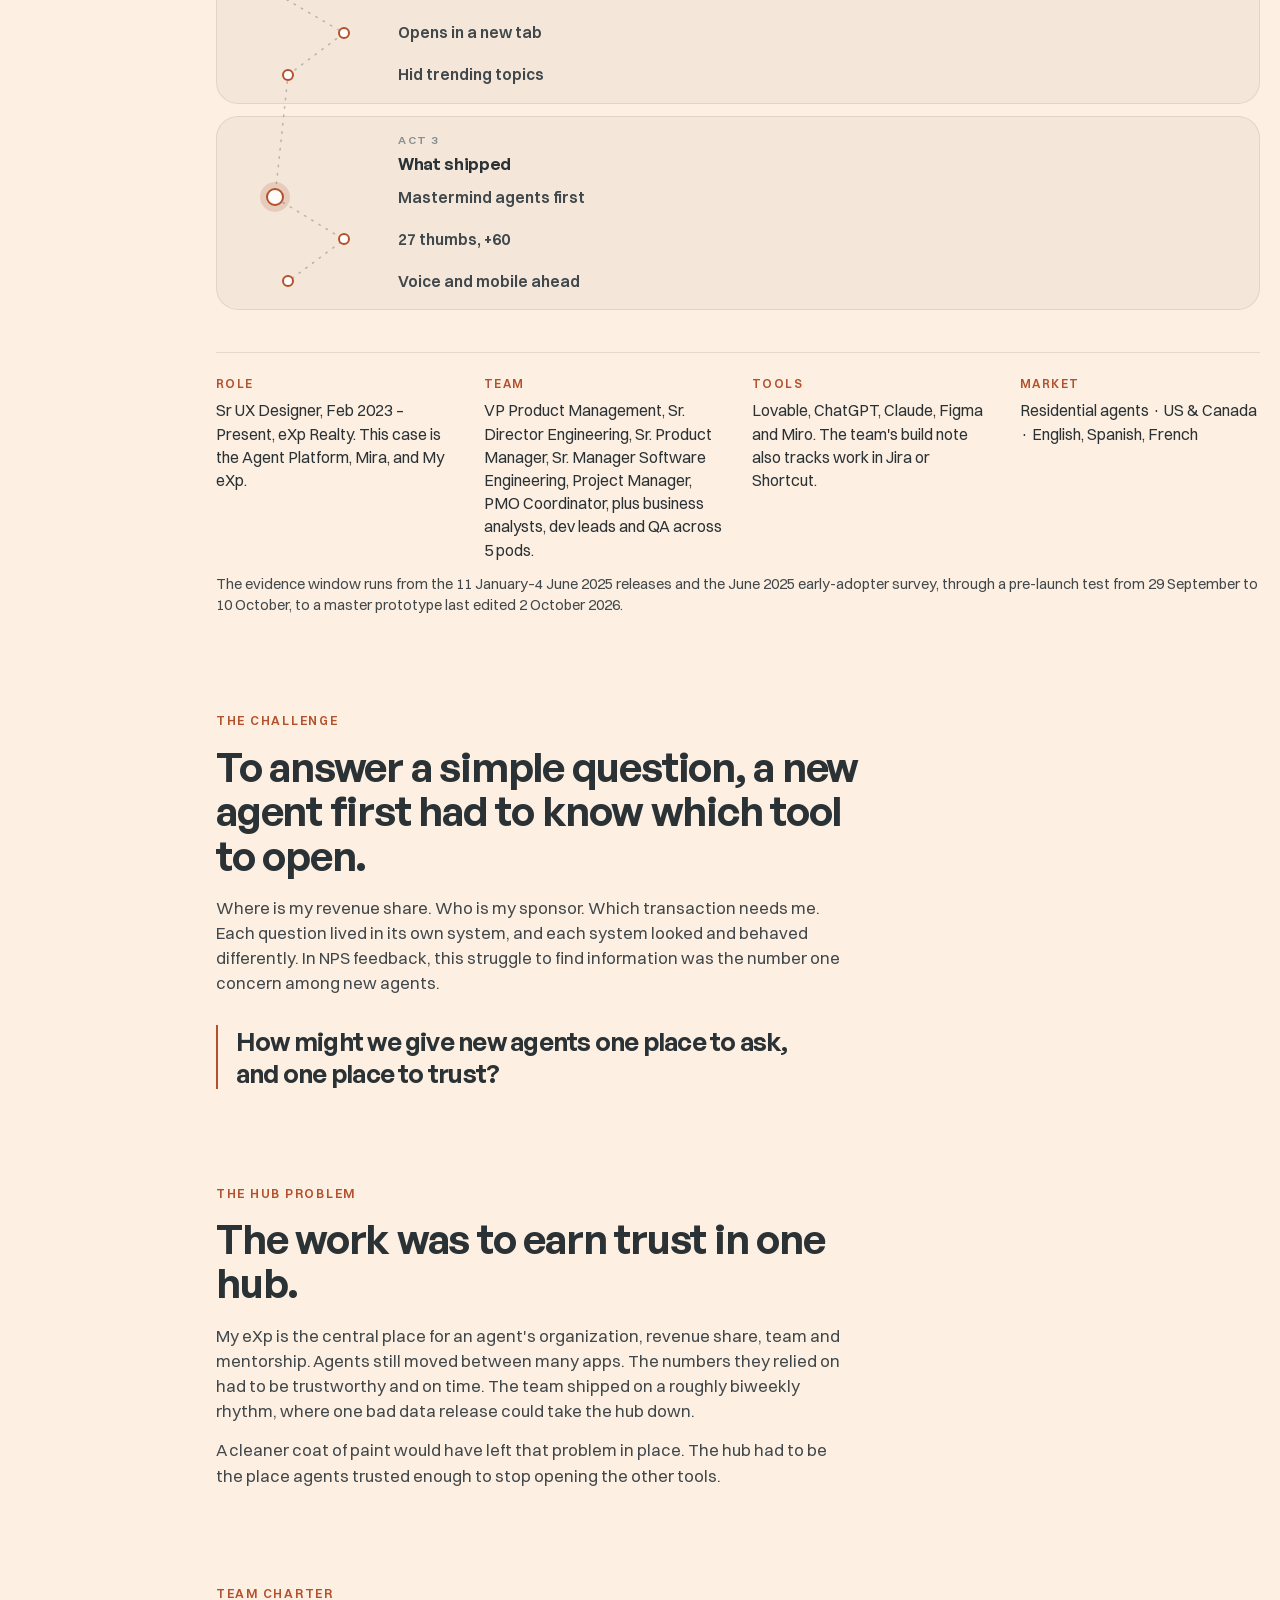
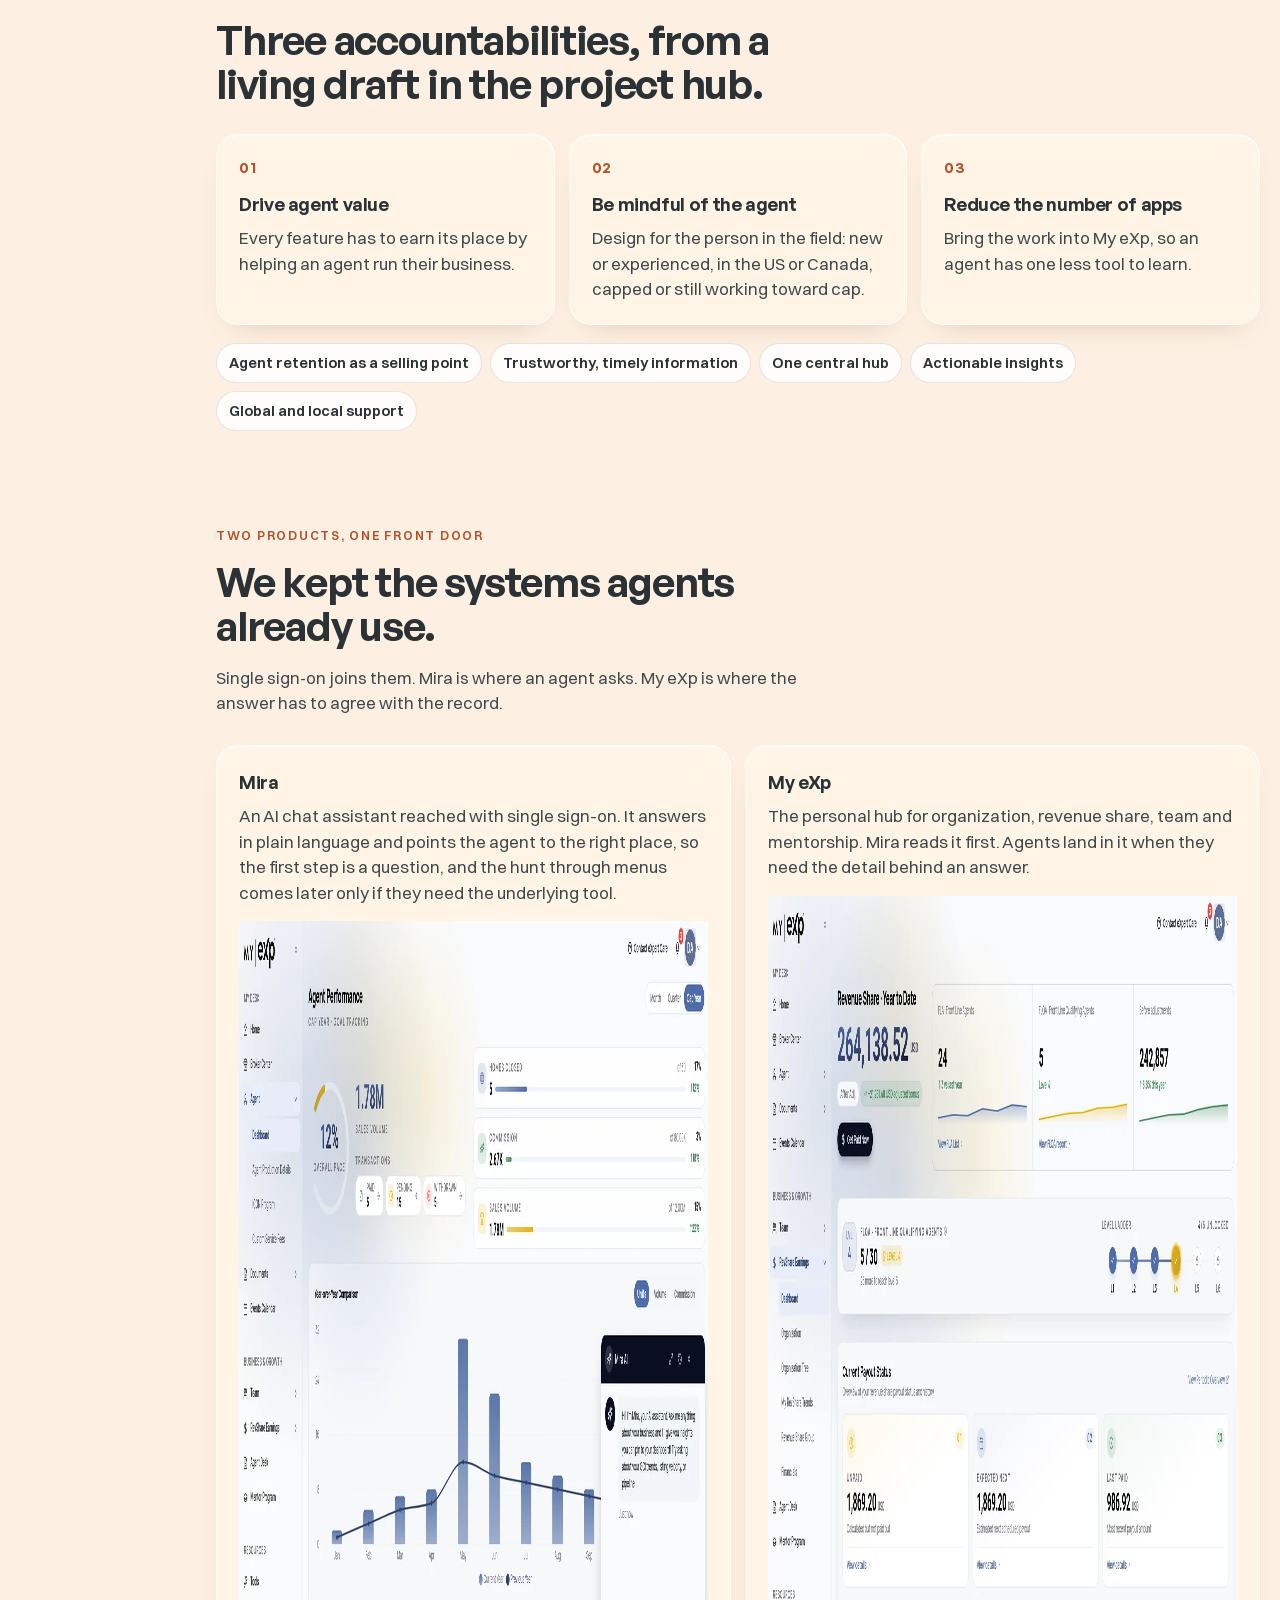
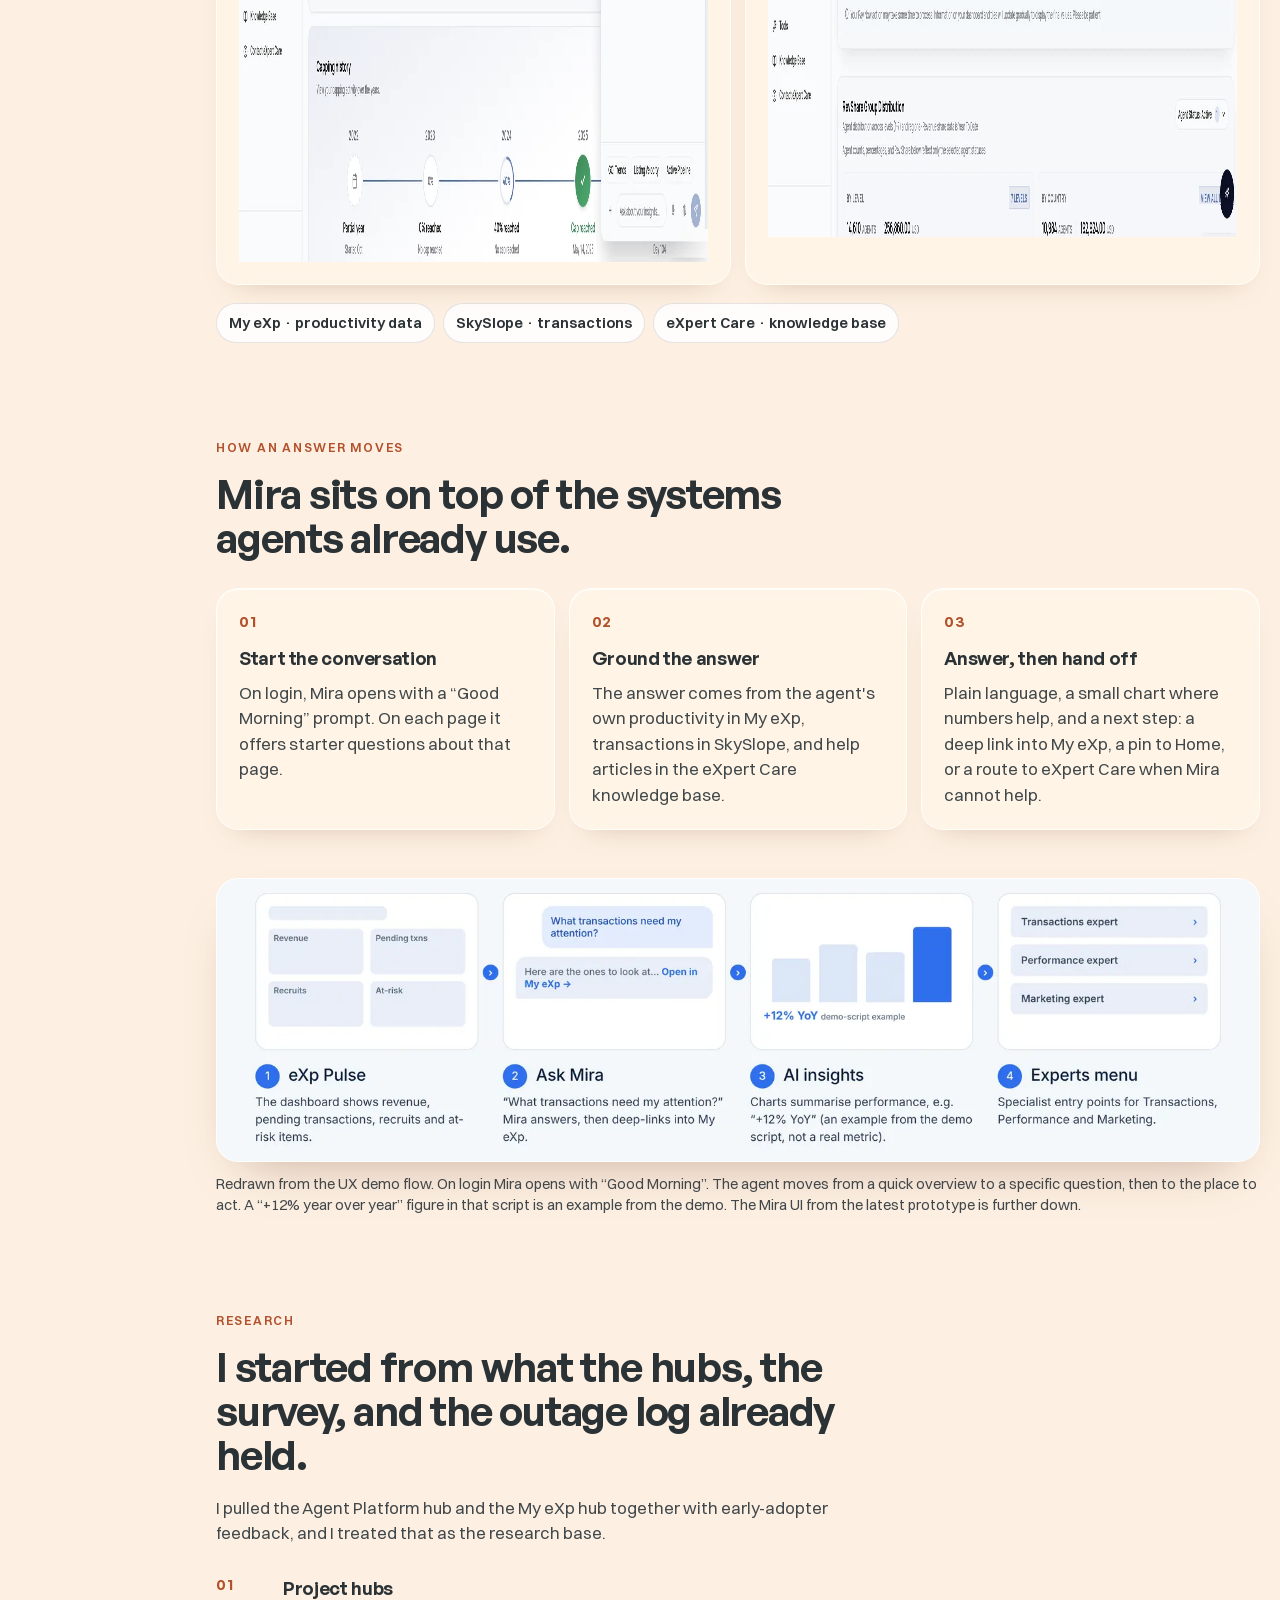
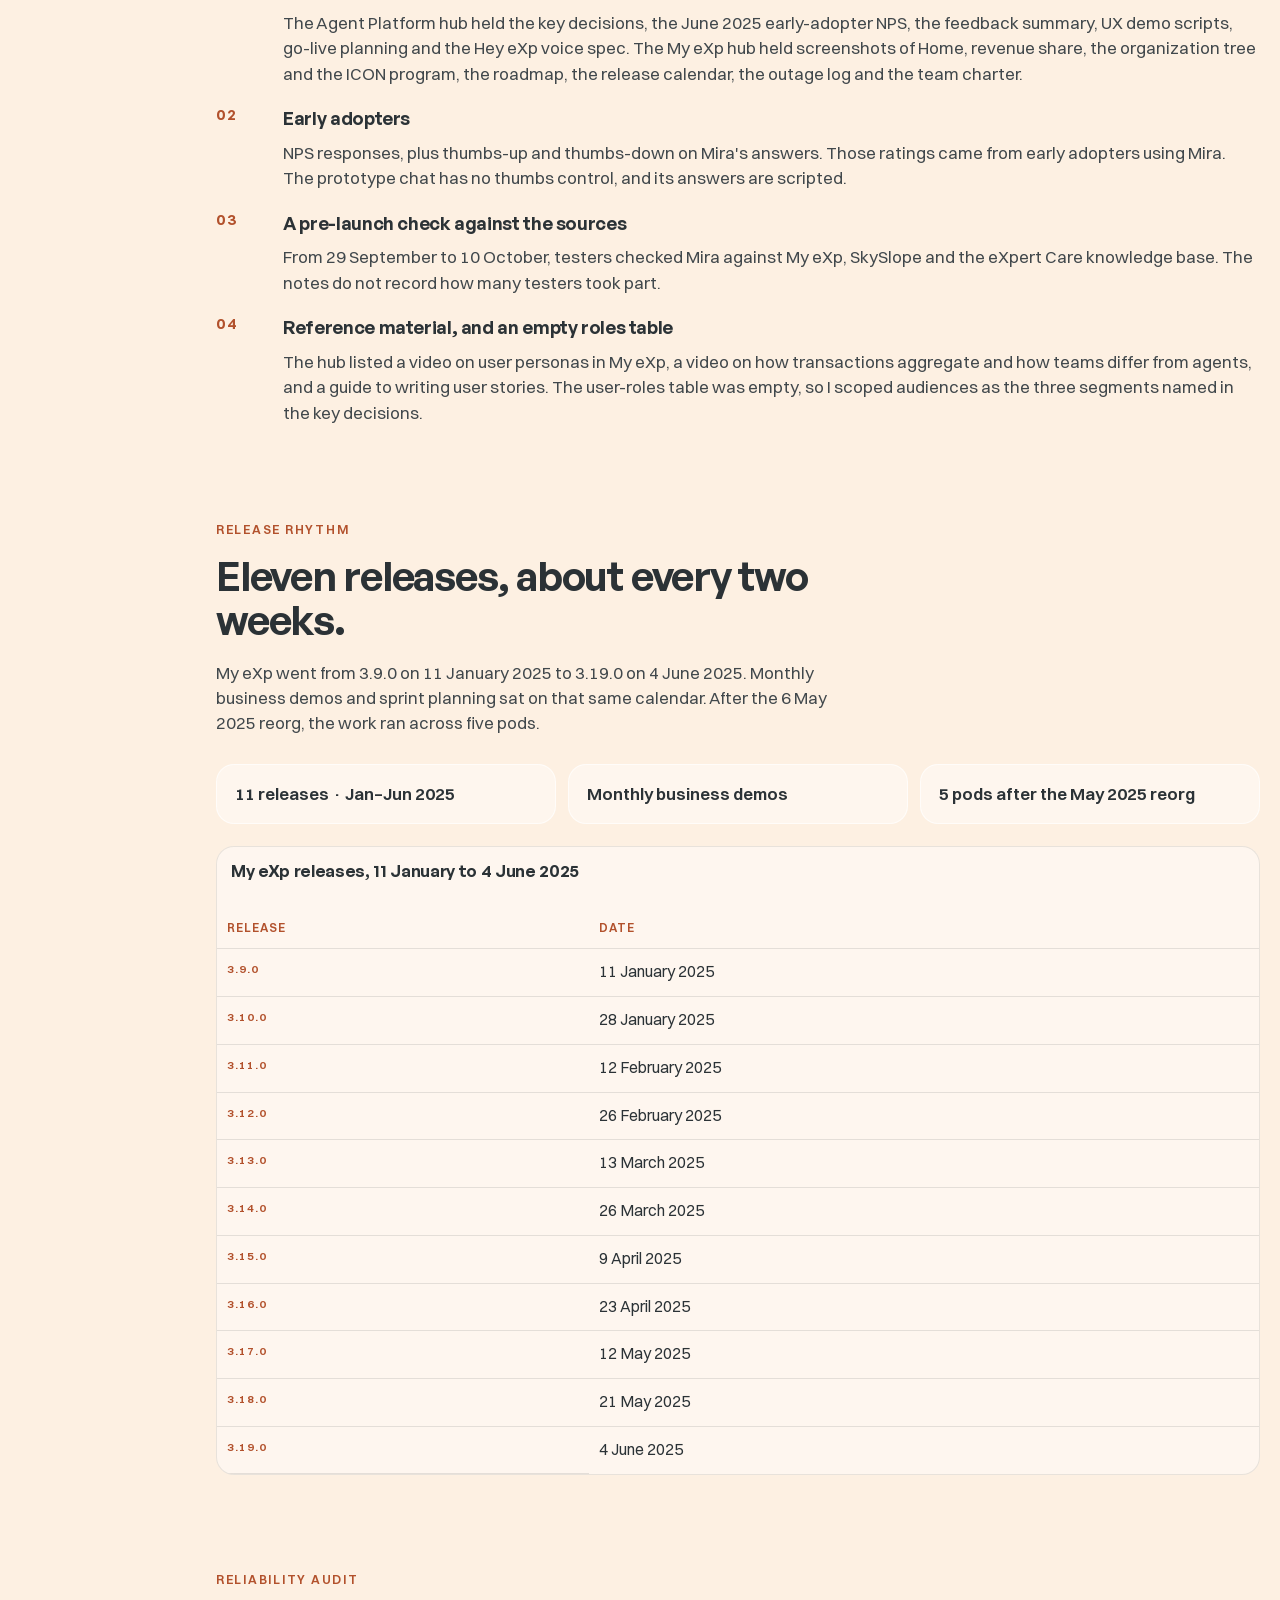
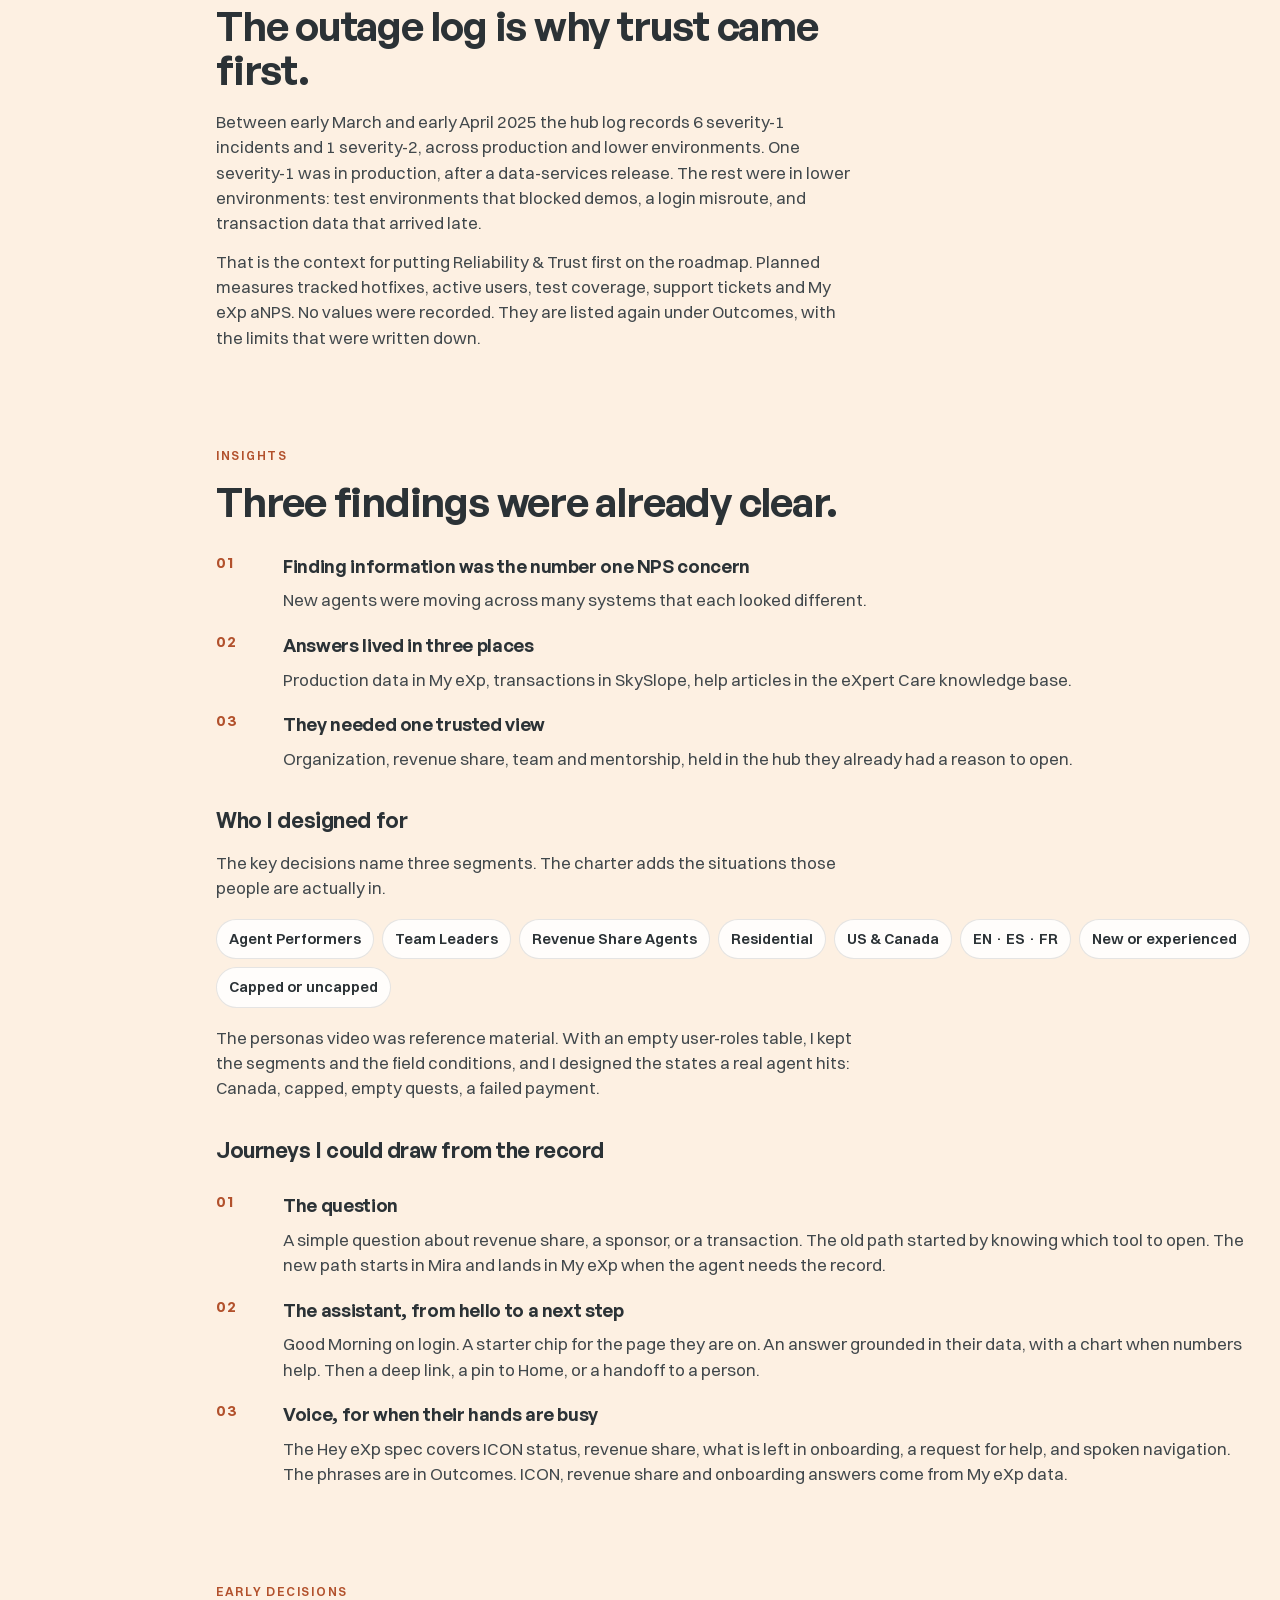
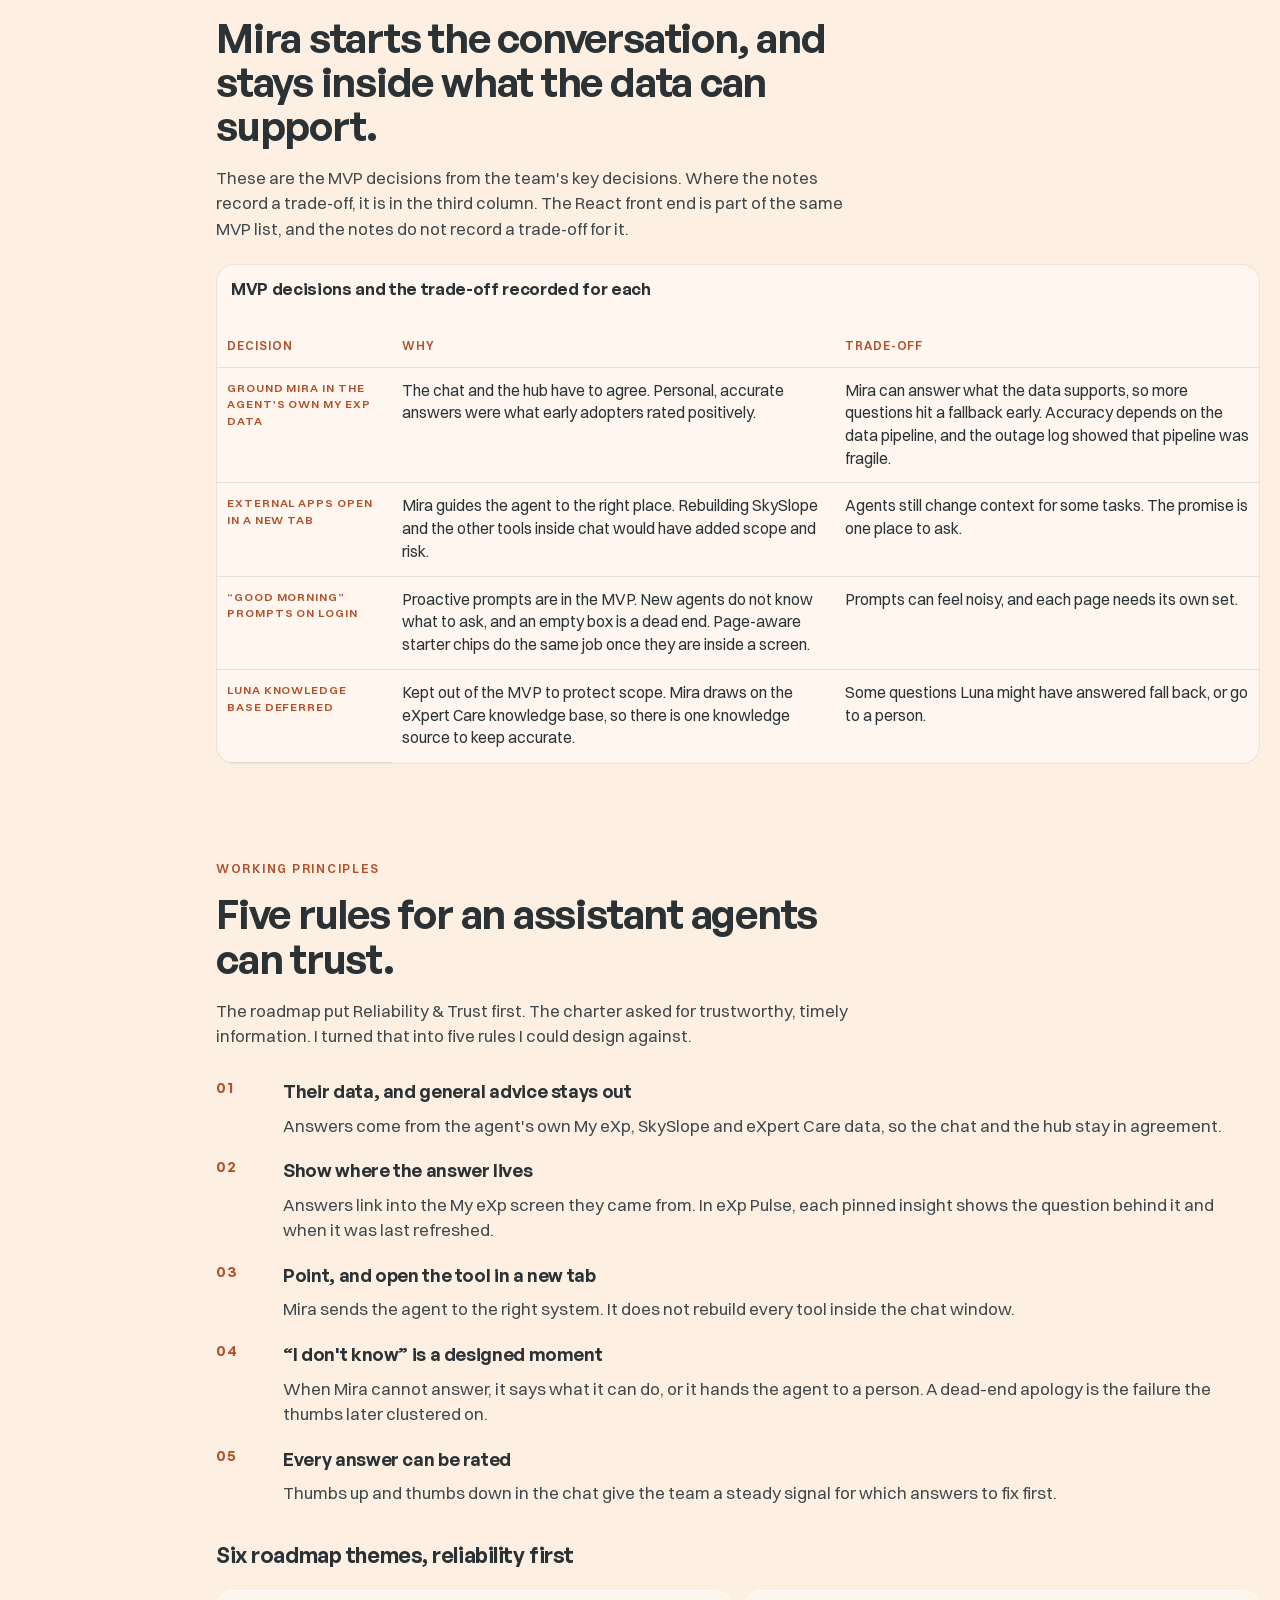
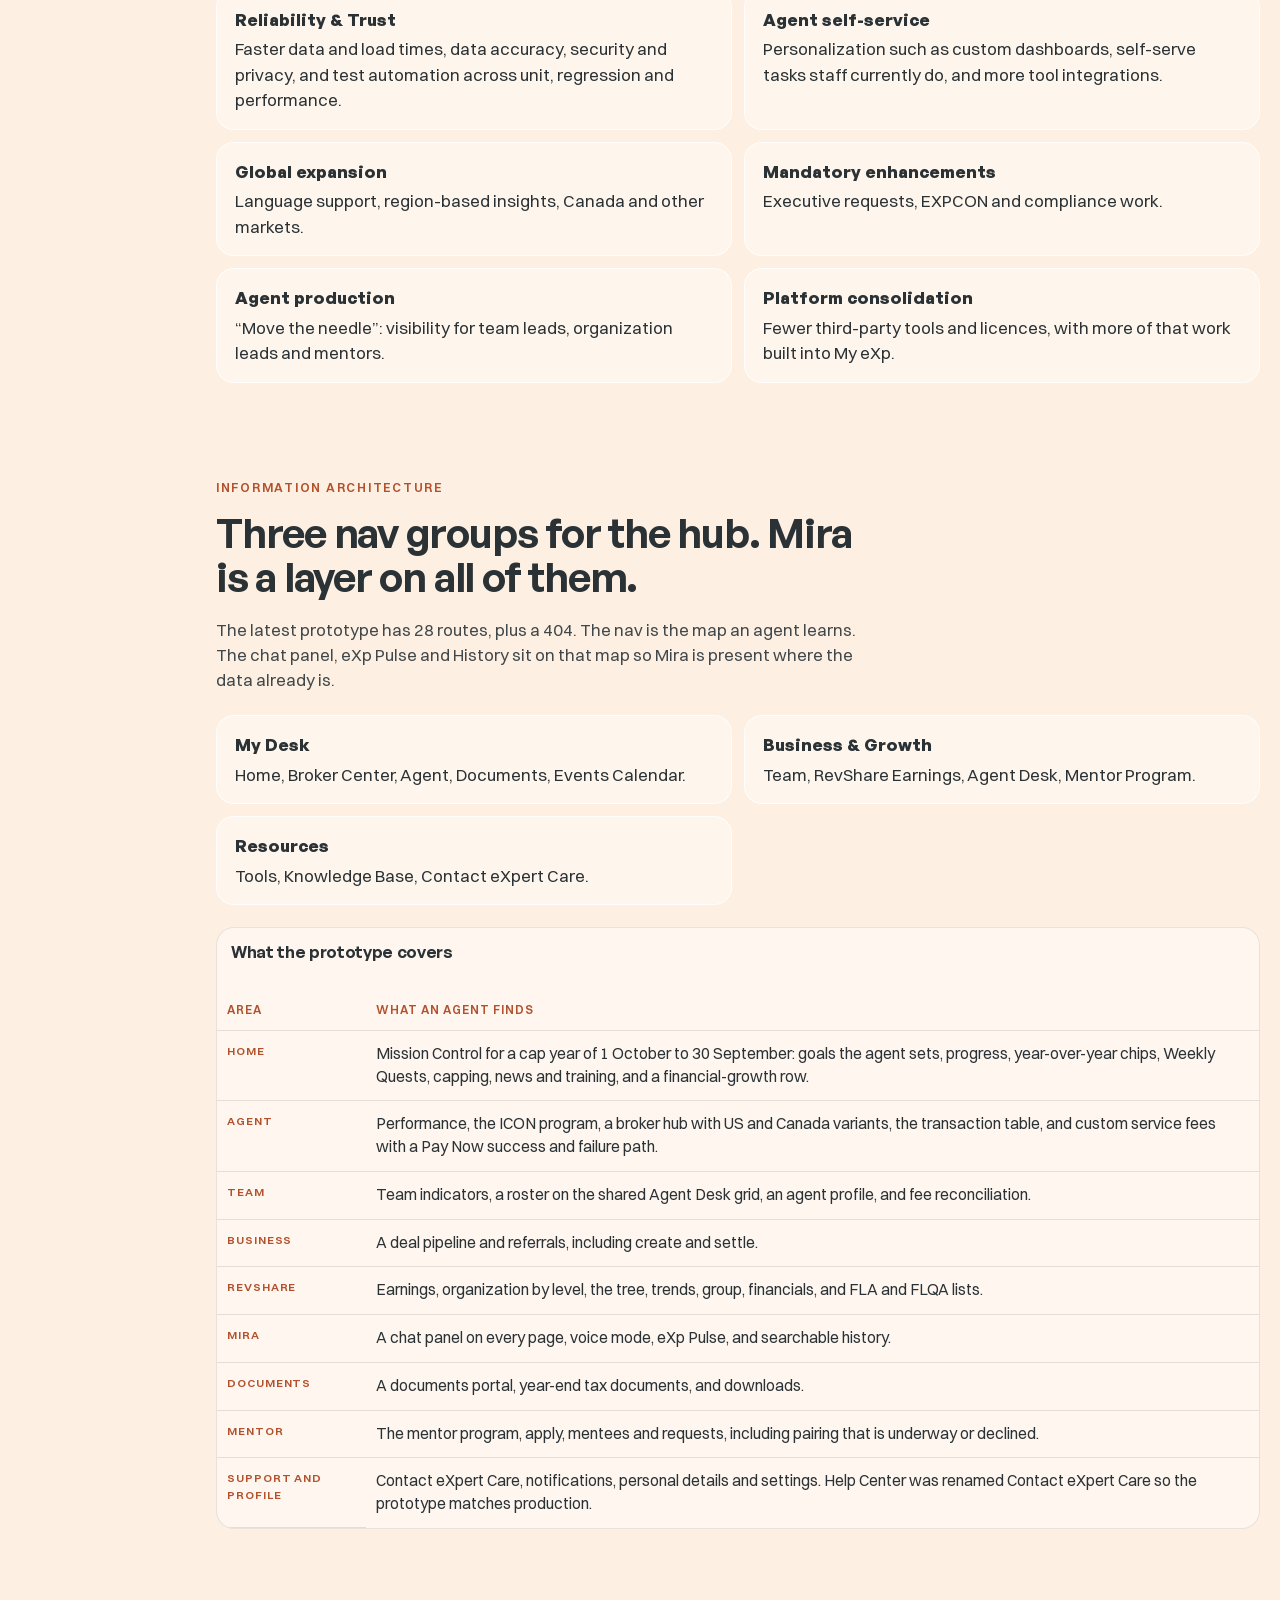
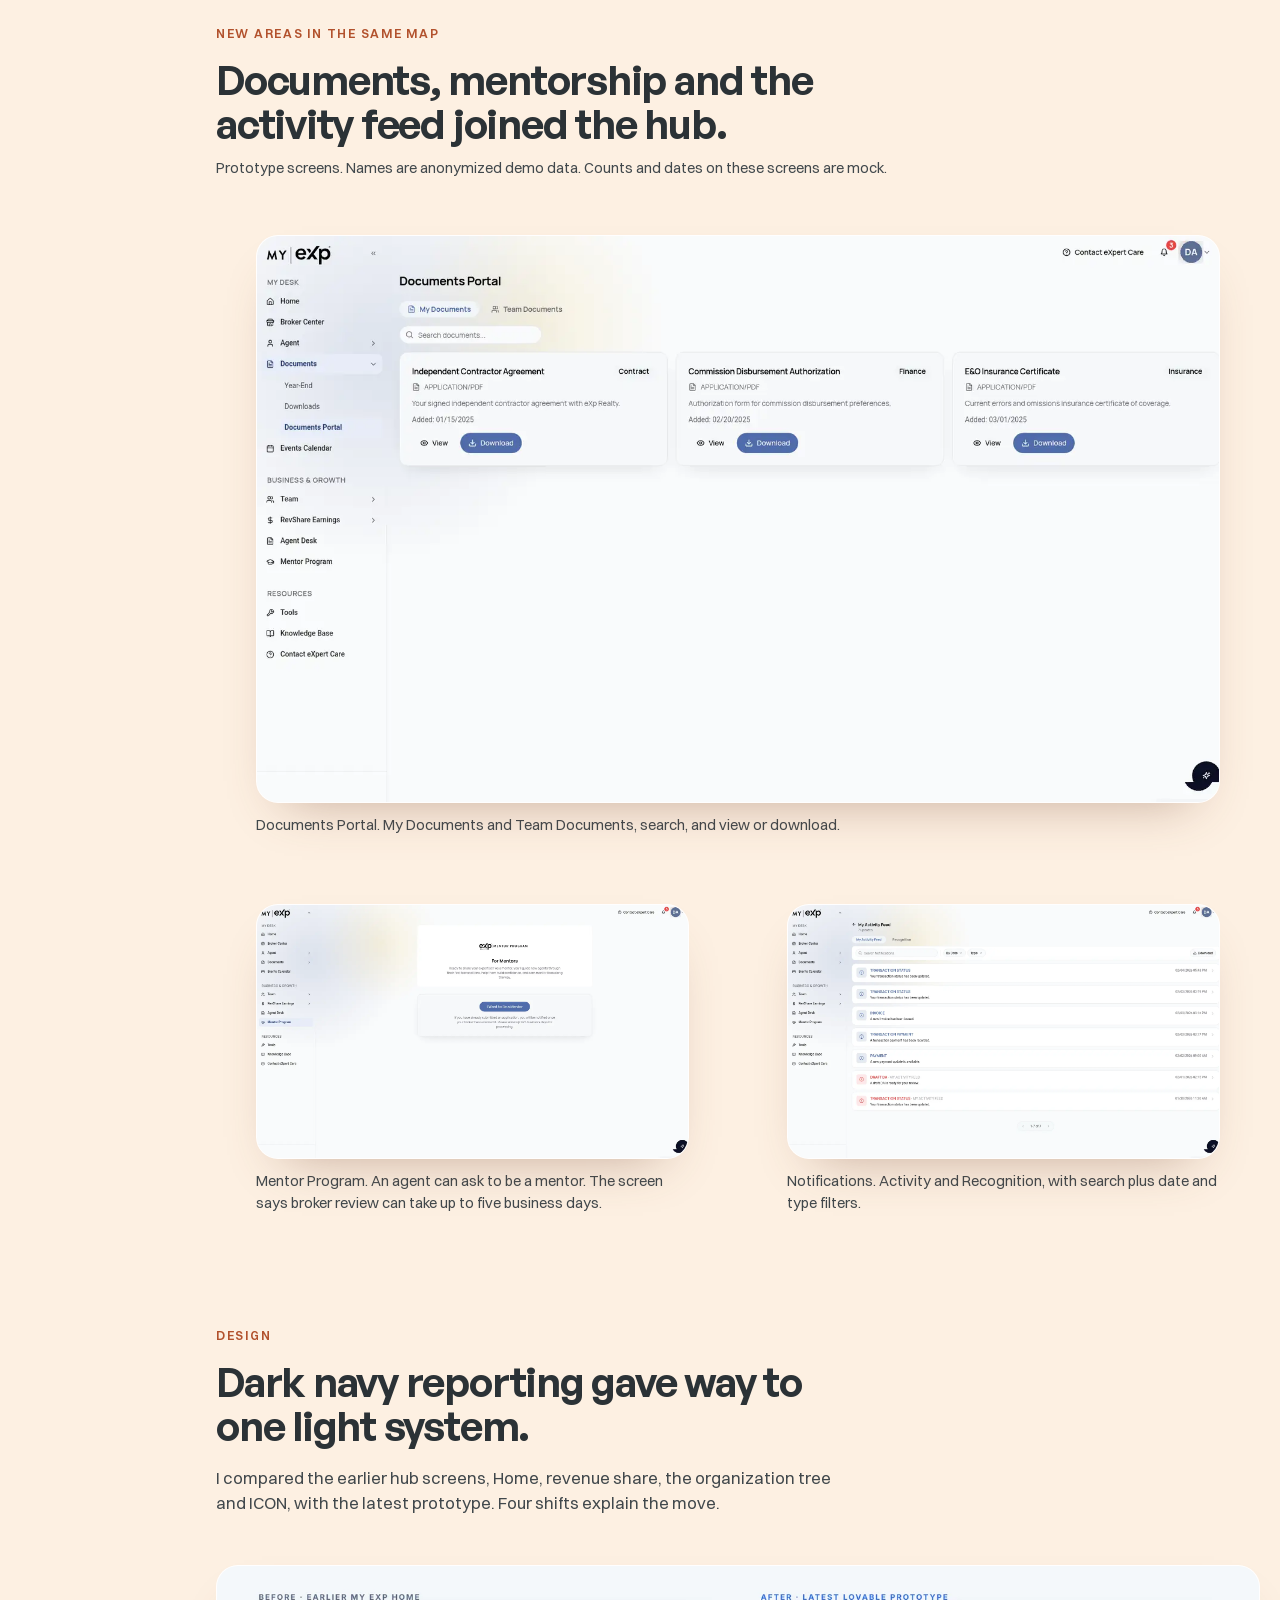
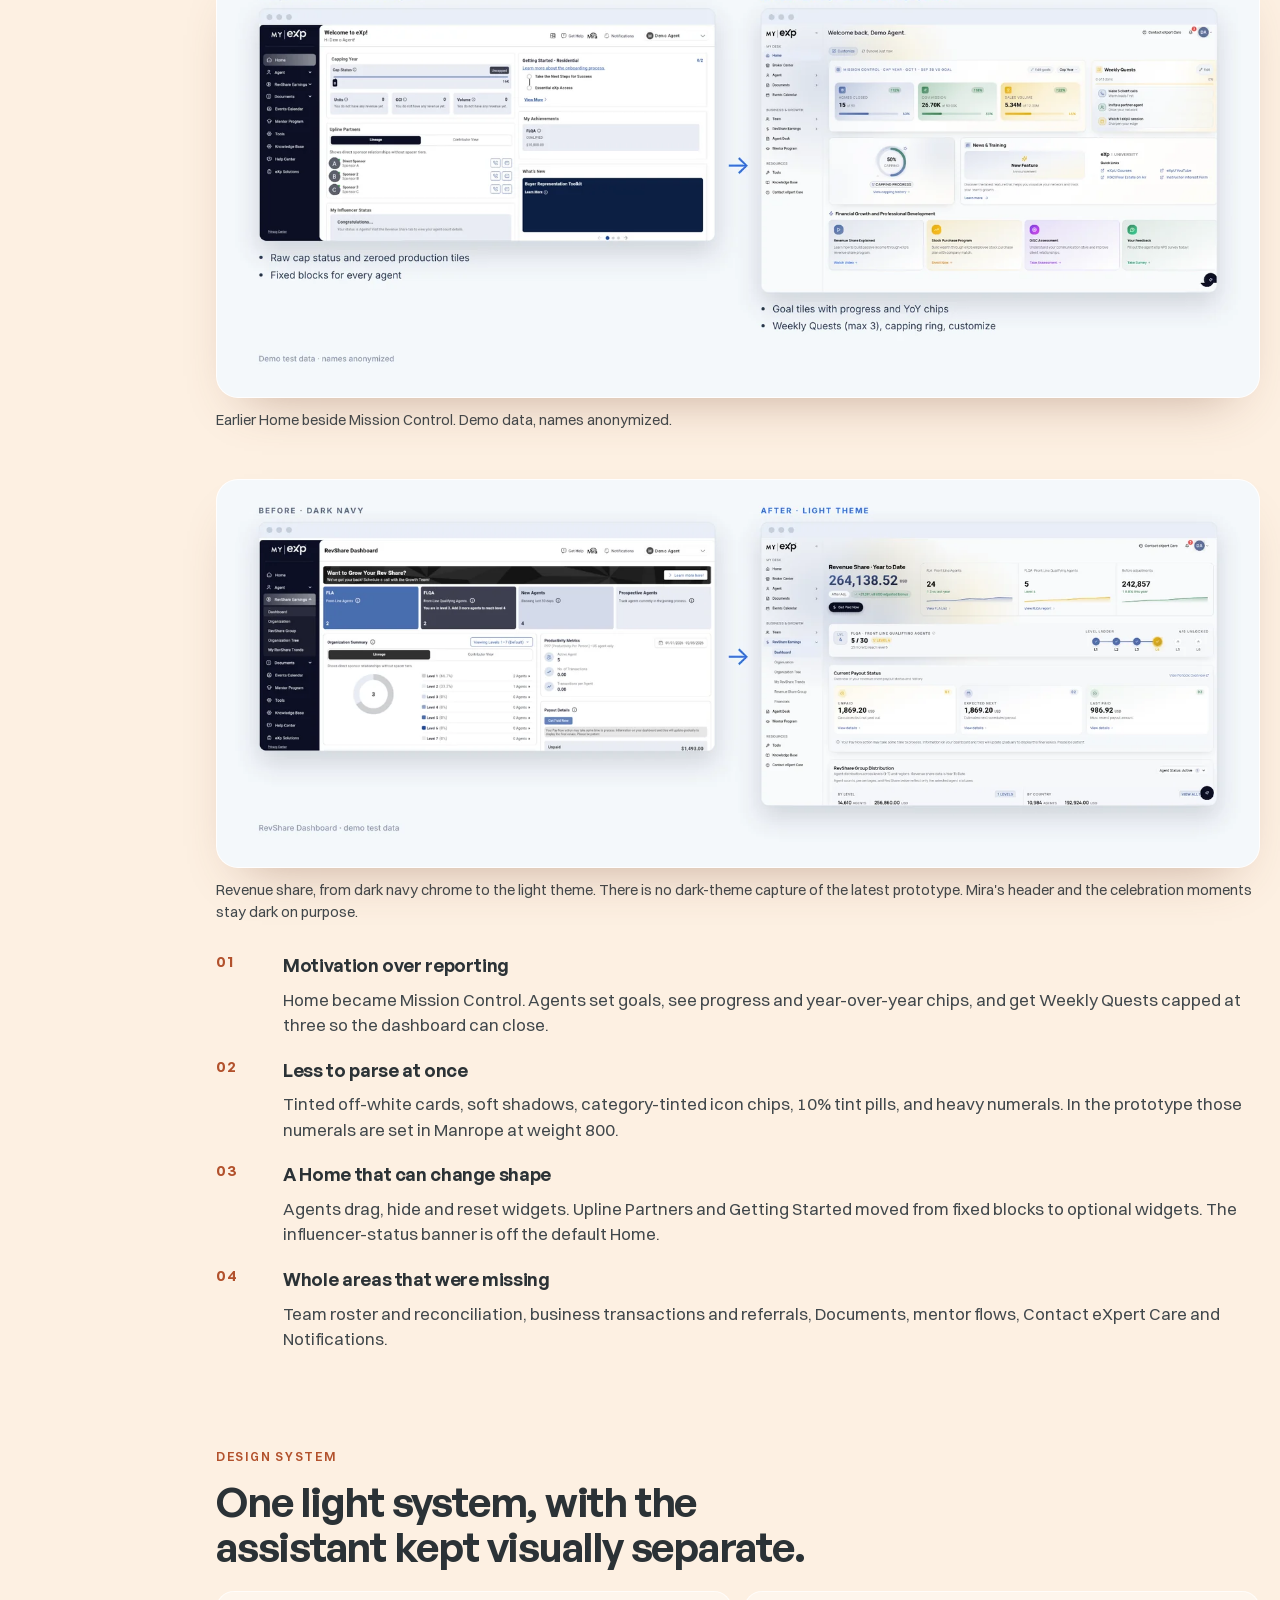
<file: work/my-exp/index.html>
<!DOCTYPE html>
<html lang="en">
<head>
  <meta charset="utf-8">
  <meta name="viewport" content="width=device-width, initial-scale=1">
  <title>My eXp + Mira — Suvarna Myneni</title>
  <meta name="description" content="One front door for new eXp agents: My eXp, a personal hub, and Mira, an AI assistant that answers from the agent's own data and hands off to a person.">
  <link rel="canonical" href="https://suvarnamyneni.github.io/work/my-exp/">
  <meta name="theme-color" content="#FDF0E2">
  <meta property="og:title" content="My eXp + Mira — One front door for new eXp agents">
  <meta property="og:description" content="An AI navigator and a personal hub that help new agents find what they need, without first learning a dozen differently-looking systems.">
  <meta property="og:type" content="article">
  <meta property="og:url" content="https://suvarnamyneni.github.io/work/my-exp/">
  <meta property="og:image" content="https://suvarnamyneni.github.io/assets/case/my-exp/mission-control.webp">
  <link rel="icon" href="../../assets/favicon.png" type="image/png">
  <link rel="preload" href="../../assets/fonts/general-sans-600.woff2" as="font" type="font/woff2" crossorigin>
  <link rel="preload" href="../../assets/fonts/switzer-400.woff2" as="font" type="font/woff2" crossorigin>
  <style>
    @font-face { font-family: "General Sans"; font-style: normal; font-weight: 600; font-display: swap; src: url("../../assets/fonts/general-sans-600.woff2") format("woff2"); }
    @font-face { font-family: Switzer; font-style: normal; font-weight: 400; font-display: swap; src: url("../../assets/fonts/switzer-400.woff2") format("woff2"); }
    @font-face { font-family: Switzer; font-style: normal; font-weight: 600; font-display: swap; src: url("../../assets/fonts/switzer-600.woff2") format("woff2"); }
    :root { --ink: #2b3236; --muted: #41484c; --accent: #a34728; --paper: #fdf0e2; --display: "General Sans", Switzer, sans-serif; }
    *, *::before, *::after { box-sizing: border-box; }
    body { margin: 0; background: #fdf0e2; color: #2b3236; font-family: Switzer, "Segoe UI", sans-serif; font-size: 1.0625rem; line-height: 1.5; }
    img { max-width: 100%; display: block; }
    h1, h2, p { margin: 0; }
    a { color: inherit; }
    .sr-only { position: absolute; width: 1px; height: 1px; padding: 0; margin: -1px; overflow: hidden; clip: rect(0,0,0,0); white-space: nowrap; border: 0; }
    .skip-link { position: absolute; left: 16px; top: -48px; }
    html .site-header { position: fixed; z-index: 20; inset: 16px 22px auto; display: flex; align-items: center; justify-content: space-between; gap: 12px; padding: 0; background: none; pointer-events: none; color: #2b3236; }
    html .site-header > * { pointer-events: auto; }
    .brand-chip, .site-nav { display: flex; align-items: center; border-radius: 999px; text-decoration: none; color: #2b3236; background: rgba(255,251,247,.86); border: 1px solid rgba(255,255,255,.7); box-shadow: inset 0 1px 0 rgba(255,255,255,.8), 0 8px 28px rgba(150,90,70,.12); }
    html .brand-chip { flex-direction: row; align-items: center; gap: 10px; padding: 5px 16px 5px 5px; }
    .brand-copy { display: flex; flex-direction: column; line-height: 1.15; }
    .brand-avatar { width: 36px; height: 36px; border-radius: 50%; object-fit: cover; }
    .brand-name { font-family: "General Sans", Switzer, sans-serif; font-weight: 600; font-size: 14.5px; }
    .brand-role { display: none; }
    .brand-back { font-size: 12px; font-weight: 600; color: #b2512c; }
    .site-nav { position: relative; width: max-content; gap: 2px; padding: 5px; }
    .nav-menu { display: flex; align-items: center; gap: 2px; }
    .site-nav a, .nav-toggle { color: #2b3236; text-decoration: none; font: 500 14px/normal Switzer, sans-serif; padding: 7px 14px; border-radius: 999px; background: transparent; border: 0; }
    .nav-contact, .nav-toggle { display: none; }
    @media (max-width: 759px) {
      html .site-header { left: 12px; right: 12px; top: 12px; }
      .brand-last, .nav-menu { display: none; }
      .brand-back { display: block; }
      .nav-contact, .nav-toggle { display: inline-flex; align-items: center; padding: 7px 12px; }
    }
  </style>
  <link rel="stylesheet" href="../../css/styles.css">
  <link rel="stylesheet" href="../../css/effects.css">
  <link rel="stylesheet" href="../../css/round4.css">
  <link rel="stylesheet" href="../../css/case.css">
  <style>
    .case-anchor { scroll-margin-top: 148px; }
    .case-meta.meta-wide { grid-template-columns: 1fr; }
    .case-sub {
      max-width: 40rem;
      margin: 36px 0 0;
      color: var(--ink);
      font-family: "General Sans", Switzer, sans-serif;
      font-size: 1.35rem;
      font-weight: 600;
      letter-spacing: -0.02em;
      line-height: 1.2;
    }
    .case-table-wrap { max-width: 100%; margin-top: 22px; overflow-x: auto; }
    .case-table { width: 100%; border-collapse: collapse; font-size: 0.98rem; line-height: 1.45; }
    .case-table caption {
      caption-side: top;
      margin: 0 0 10px;
      text-align: left;
      color: var(--ink);
      font-family: "General Sans", Switzer, sans-serif;
      font-size: 1.05rem;
      font-weight: 600;
      letter-spacing: -0.02em;
    }
    .case-table th, .case-table td {
      padding: 12px 10px;
      text-align: left;
      vertical-align: top;
      border-bottom: 1px solid rgba(43, 50, 54, 0.12);
    }
    .case-table thead th {
      color: #b2512c;
      font-size: 0.75rem;
      font-weight: 600;
      letter-spacing: 0.08em;
      text-transform: uppercase;
    }
    .bar {
      display: block;
      height: 8px;
      margin-top: 8px;
      border-radius: 99px;
      background: rgba(43, 50, 54, 0.1);
      overflow: hidden;
    }
    .bar > span { display: block; height: 100%; border-radius: inherit; background: #a34728; }
    .meter {
      display: flex;
      min-height: 52px;
      margin: 18px 0 0;
      border-radius: 16px;
      overflow: hidden;
      font-size: 0.92rem;
      font-weight: 600;
    }
    .meter > span {
      display: flex;
      align-items: center;
      justify-content: center;
      gap: 0.35em;
      padding: 10px 12px;
      text-align: center;
      line-height: 1.25;
    }
    .case-next .case-copy { margin-top: 0; }
    .meter .prom { flex: 3; background: #2b3236; color: #fffdfb; }
    .meter .det { flex: 2; background: #f3c7b6; color: #2b3236; }
    .meter .up { flex: 8; background: #2b3236; color: #fffdfb; }
    .meter .down { flex: 19; background: #f3c7b6; color: #2b3236; }
    @media (min-width: 720px) {
      .case-meta.meta-wide { grid-template-columns: 1fr 1fr; }
    }
    @media (min-width: 1100px) {
      .case-meta.meta-wide { grid-template-columns: repeat(4, minmax(0, 1fr)); }
    }
    @media (min-width: 1180px) {
      .case-anchor { scroll-margin-top: 128px; }
    }
    @media (min-width: 801px) {
      .case-band.cols-4 { grid-template-columns: 1fr 1fr; }
    }
    @media (min-width: 1100px) {
      .case-band.cols-4 { grid-template-columns: repeat(4, minmax(0, 1fr)); }
    }
    @media (max-width: 800px) {
      .case-band.cols-4 { grid-template-columns: 1fr; }
    }
    @media (max-width: 720px) {
      .case-table.stack thead {
        position: absolute;
        width: 1px;
        height: 1px;
        padding: 0;
        margin: -1px;
        overflow: hidden;
        clip: rect(0, 0, 0, 0);
        white-space: nowrap;
        border: 0;
      }
      .case-table.stack tr {
        display: block;
        margin: 0 0 12px;
        padding: 12px 14px;
        border: 1px solid rgba(255, 255, 255, 0.75);
        border-radius: 18px;
        background: rgba(255, 251, 247, 0.55);
      }
      .case-table.stack th,
      .case-table.stack td {
        display: block;
        width: 100%;
        padding: 8px 0;
        border-bottom: 0;
      }
      .case-table.stack td::before {
        content: attr(data-label);
        display: block;
        margin-bottom: 2px;
        color: #b2512c;
        font-size: 0.72rem;
        font-weight: 600;
        letter-spacing: 0.08em;
        text-transform: uppercase;
      }
    }
  </style>
  <script>
    (function () {
      var root = document.documentElement;
      var reduce = window.matchMedia("(prefers-reduced-motion: reduce)").matches;
      var stack = window.matchMedia("(max-width: 900px), (pointer: coarse)").matches;
      root.classList.toggle("is-stack", stack || reduce);
      if (!reduce) root.classList.add("has-motion");
      root.classList.add("ready");
    })();
  </script>
</head>
<body>
  <a class="skip-link" href="#story">Skip to the story</a>
  <header class="site-header">
    <a class="brand-chip" href="/#work" data-caption="Back to all work">
      <img class="brand-avatar" src="../../assets/avatar-96.webp" width="36" height="36" alt="" decoding="async">
      <span class="brand-copy">
        <b class="brand-name">Suvarna <span class="brand-last">Myneni</span></b>
        <small class="brand-role">Sr UX Designer, Feb 2023 – Present</small>
        <small class="brand-back">← Back to all work</small>
      </span>
    </a>
    <nav class="site-nav" aria-label="Primary">
      <div id="nav-menu" class="nav-menu">
        <a href="/#work">Work</a>
        <a href="/#path">Path</a>
        <a href="/#about">About</a>
        <a href="/#contact">Contact</a>
      </div>
      <a class="nav-contact" href="/#contact">Contact</a>
      <button type="button" class="nav-toggle" aria-expanded="false" aria-controls="nav-menu">Menu</button>
    </nav>
  </header>
  <div class="nav-backdrop" hidden></div>

  <main class="case" id="story">
    <nav class="case-rail" aria-label="On this page">
      <div class="case-rail-list">
        <span class="case-rail-mark" aria-hidden="true"></span>
        <ol>
          <li><a href="#introduction">Introduction</a></li>
          <li><a href="#research">Research</a></li>
          <li><a href="#insights">Insights</a></li>
          <li><a href="#architecture">Architecture</a></li>
          <li><a href="#design">Design</a></li>
          <li><a href="#mira">Mira</a></li>
          <li><a href="#ai">How I used AI</a></li>
          <li><a href="#test">Testing</a></li>
          <li><a href="#handover">Handover</a></li>
          <li><a href="#outcomes">Outcomes</a></li>
          <li><a href="#reflection">Reflection</a></li>
        </ol>
      </div>
      <div class="case-rail-progress" aria-hidden="true"><span class="case-rail-fill"></span></div>
    </nav>

    <header class="case-hero wrap case-reveal case-anchor" id="introduction">
      <p class="case-eyebrow">eXp Realty · Agent Platform · AI UI/UX Design</p>
      <h1>One front door for new eXp agents</h1>
      <p class="case-lede">My eXp is the agent's hub. Mira is the assistant beside it. Together they give a new agent one place to ask and one place to trust.</p>
      <ul class="case-tags" aria-label="Work">
        <li>AI UX research</li>
        <li>Conversational UI</li>
        <li>Hub design</li>
        <li>Pilot testing</li>
        <li>Launch</li>
      </ul>
    </header>

    <figure class="case-frame wrap case-reveal">
      <img src="../../assets/case/my-exp/mission-control.webp" width="1600" height="941" alt="Mission Control Home in the latest My eXp prototype, with cap-year goals, weekly quests, and a light card layout. The account shown is a demo agent." fetchpriority="high" decoding="async">
      <figcaption>Mission Control Home in the latest prototype. Demo data, names anonymized. Numbers on these screens are prototype mock data.</figcaption>
    </figure>

    <section class="story-map wrap case-reveal" aria-labelledby="story-map-heading">
      <h2 class="story-title" id="story-map-heading">One front door</h2>
      <p class="story-dek">Many systems, the trade-off, and what shipped.</p>
      <div class="story-board">
        <svg class="story-svg" viewBox="0 0 360 640" aria-hidden="true">
          <defs>
            <mask id="story-draw" maskUnits="userSpaceOnUse">
              <path class="route-mask" d="M32 78 L78 148 L40 214 L82 300 L36 366 L80 432 L44 520 L84 586 L40 650" fill="none" stroke="#fff" stroke-width="16" stroke-linecap="round"/>
            </mask>
          </defs>
          <path class="route-grey" d="M32 78 L78 148 L40 214 L82 300 L36 366 L80 432 L44 520 L84 586 L40 650"/>
          <path class="route-rust" d="M32 78 L78 148 L40 214 L82 300 L36 366 L80 432 L44 520 L84 586 L40 650"/>
          <g class="story-plane" transform="translate(32 78)">
            <g transform="translate(-16 -16) scale(0.5)">
              <path d="M6 34 L58 8 L36 58 L28 36 Z" fill="#F6C7B0" stroke="#2B3236" stroke-width="2.5" stroke-linejoin="round"/>
              <path d="M28 36 L58 8" fill="none" stroke="#A34728" stroke-width="2"/>
            </g>
          </g>
        </svg>
        <article class="act-card" data-act="0">
          <a class="act-name" href="#challenge-heading"><span class="act-copy"><span class="act-kicker">Act 1</span> The #1 concern</span></a>
          <ol>
            <li><a class="beat" href="#challenge-heading"><span class="beat-mark" aria-hidden="true"></span><span class="beat-label">Systems look different</span></a></li>
            <li><a class="beat" href="#discover-heading"><span class="beat-mark" aria-hidden="true"></span><span class="beat-label">#1 NPS concern</span></a></li>
            <li><a class="beat" href="#door-heading"><span class="beat-mark" aria-hidden="true"></span><span class="beat-label">One front door</span></a></li>
          </ol>
        </article>
        <article class="act-card" data-act="1">
          <a class="act-name" href="#mvp-heading"><span class="act-copy"><span class="act-kicker">Act 2</span> The trade-off</span></a>
          <ol>
            <li><a class="beat" href="#mvp-heading"><span class="beat-mark" aria-hidden="true"></span><span class="beat-label">Starts the conversation</span></a></li>
            <li><a class="beat" href="#new-tab-heading"><span class="beat-mark" aria-hidden="true"></span><span class="beat-label">Opens in a new tab</span></a></li>
            <li><a class="beat" href="#golive-heading"><span class="beat-mark" aria-hidden="true"></span><span class="beat-label">Hid trending topics</span></a></li>
          </ol>
        </article>
        <article class="act-card" data-act="2">
          <a class="act-name" href="#golive-heading"><span class="act-copy"><span class="act-kicker">Act 3</span> What shipped</span></a>
          <ol>
            <li><a class="beat is-key" href="#golive-heading"><span class="beat-mark" aria-hidden="true"></span><span class="beat-label">Mastermind agents first</span></a></li>
            <li><a class="beat" href="#test-heading"><span class="beat-mark" aria-hidden="true"></span><span class="beat-label">27 thumbs, +60</span></a></li>
            <li><a class="beat" href="#next-heading"><span class="beat-mark" aria-hidden="true"></span><span class="beat-label">Voice and mobile ahead</span></a></li>
          </ol>
        </article>
      </div>
    </section>

    <dl class="case-meta meta-wide wrap case-reveal">
      <div>
        <dt>Role</dt>
        <dd>Sr UX Designer, Feb 2023 – Present, eXp Realty. This case is the Agent Platform, Mira, and My eXp.</dd>
      </div>
      <div>
        <dt>Team</dt>
        <dd>VP Product Management, Sr. Director Engineering, Sr. Product Manager, Sr. Manager Software Engineering, Project Manager, PMO Coordinator, plus business analysts, dev leads and QA across 5 pods.</dd>
      </div>
      <div>
        <dt>Tools</dt>
        <dd>Lovable, ChatGPT, Claude, Figma and Miro. The team's build note also tracks work in Jira or Shortcut.</dd>
      </div>
      <div>
        <dt>Market</dt>
        <dd>Residential agents · US &amp; Canada · English, Spanish, French</dd>
      </div>
    </dl>
    <p class="case-note wrap">The evidence window runs from the 11 January–4 June 2025 releases and the June 2025 early-adopter survey, through a pre-launch test from 29 September to 10 October, to a master prototype last edited 2 October 2026.</p>

    <section class="case-block wrap case-reveal" aria-labelledby="challenge-heading">
      <p class="case-eyebrow">The challenge</p>
      <h2 id="challenge-heading" class="case-anchor">To answer a simple question, a new agent first had to know which tool to open.</h2>
      <p class="case-copy">Where is my revenue share. Who is my sponsor. Which transaction needs me. Each question lived in its own system, and each system looked and behaved differently. In NPS feedback, this struggle to find information was the number one concern among new agents.</p>
      <p class="case-ask">How might we give new agents one place to ask, and one place to trust?</p>
    </section>

    <section class="case-block wrap case-reveal" aria-labelledby="hub-heading">
      <p class="case-eyebrow">The hub problem</p>
      <h2 id="hub-heading">The work was to earn trust in one hub.</h2>
      <p class="case-copy">My eXp is the central place for an agent's organization, revenue share, team and mentorship. Agents still moved between many apps. The numbers they relied on had to be trustworthy and on time. The team shipped on a roughly biweekly rhythm, where one bad data release could take the hub down.</p>
      <p class="case-copy">A cleaner coat of paint would have left that problem in place. The hub had to be the place agents trusted enough to stop opening the other tools.</p>
    </section>

    <section class="case-block wrap case-reveal" aria-labelledby="principles-heading">
      <p class="case-eyebrow">Team charter</p>
      <h2 id="principles-heading">Three accountabilities, from a living draft in the project hub.</h2>
      <ol class="case-steps">
        <li>
          <span class="case-num">01</span>
          <h3>Drive agent value</h3>
          <p>Every feature has to earn its place by helping an agent run their business.</p>
        </li>
        <li>
          <span class="case-num">02</span>
          <h3>Be mindful of the agent</h3>
          <p>Design for the person in the field: new or experienced, in the US or Canada, capped or still working toward cap.</p>
        </li>
        <li>
          <span class="case-num">03</span>
          <h3>Reduce the number of apps</h3>
          <p>Bring the work into My eXp, so an agent has one less tool to learn.</p>
        </li>
      </ol>
      <ul class="case-chips" aria-label="Charter themes">
        <li>Agent retention as a selling point</li>
        <li>Trustworthy, timely information</li>
        <li>One central hub</li>
        <li>Actionable insights</li>
        <li>Global and local support</li>
      </ul>
    </section>

    <section class="case-block wrap case-reveal" aria-labelledby="door-heading">
      <p class="case-eyebrow">Two products, one front door</p>
      <h2 id="door-heading" class="case-anchor">We kept the systems agents already use.</h2>
      <p class="case-copy">Single sign-on joins them. Mira is where an agent asks. My eXp is where the answer has to agree with the record.</p>
      <div class="case-split">
        <article>
          <h3>Mira</h3>
          <p>An AI chat assistant reached with single sign-on. It answers in plain language and points the agent to the right place, so the first step is a question, and the hunt through menus comes later only if they need the underlying tool.</p>
          <img src="../../assets/case/my-exp/mira-panel.webp" width="1600" height="941" alt="Mira open beside an agent performance view in the prototype." loading="lazy" decoding="async">
        </article>
        <article>
          <h3>My eXp</h3>
          <p>The personal hub for organization, revenue share, team and mentorship. Mira reads it first. Agents land in it when they need the detail behind an answer.</p>
          <img src="../../assets/case/my-exp/revshare.webp" width="1600" height="941" alt="Revenue share year-to-date in My eXp, with front-line agent tiles. Figures are prototype mock data." loading="lazy" decoding="async">
        </article>
      </div>
      <ul class="case-chips" aria-label="Sources Mira draws on">
        <li>My eXp · productivity data</li>
        <li>SkySlope · transactions</li>
        <li>eXpert Care · knowledge base</li>
      </ul>
    </section>

    <section class="case-block wrap case-reveal" aria-labelledby="answers-heading">
      <p class="case-eyebrow">How an answer moves</p>
      <h2 id="answers-heading">Mira sits on top of the systems agents already use.</h2>
      <ol class="case-steps">
        <li>
          <span class="case-num">01</span>
          <h3>Start the conversation</h3>
          <p>On login, Mira opens with a “Good Morning” prompt. On each page it offers starter questions about that page.</p>
        </li>
        <li>
          <span class="case-num">02</span>
          <h3>Ground the answer</h3>
          <p>The answer comes from the agent's own productivity in My eXp, transactions in SkySlope, and help articles in the eXpert Care knowledge base.</p>
        </li>
        <li>
          <span class="case-num">03</span>
          <h3>Answer, then hand off</h3>
          <p>Plain language, a small chart where numbers help, and a next step: a deep link into My eXp, a pin to Home, or a route to eXpert Care when Mira cannot help.</p>
        </li>
      </ol>
      <figure class="case-frame">
        <img src="../../assets/case/my-exp/answer-flow.webp" width="1600" height="432" alt="A redrawn flow of Mira moving from a question to an answer, then into My eXp, eXp Pulse, or a specialist." loading="lazy" decoding="async">
        <figcaption>Redrawn from the UX demo flow. On login Mira opens with “Good Morning”. The agent moves from a quick overview to a specific question, then to the place to act. A “+12% year over year” figure in that script is an example from the demo. The Mira UI from the latest prototype is further down.</figcaption>
      </figure>
    </section>

    <section class="case-block wrap case-reveal case-anchor" id="research" aria-labelledby="discover-heading">
      <p class="case-eyebrow">Research</p>
      <h2 id="discover-heading">I started from what the hubs, the survey, and the outage log already held.</h2>
      <p class="case-copy">I pulled the Agent Platform hub and the My eXp hub together with early-adopter feedback, and I treated that as the research base.</p>
      <ol class="case-list">
        <li>
          <span class="case-num">01</span>
          <div>
            <h3>Project hubs</h3>
            <p>The Agent Platform hub held the key decisions, the June 2025 early-adopter NPS, the feedback summary, UX demo scripts, go-live planning and the Hey eXp voice spec. The My eXp hub held screenshots of Home, revenue share, the organization tree and the ICON program, the roadmap, the release calendar, the outage log and the team charter.</p>
          </div>
        </li>
        <li>
          <span class="case-num">02</span>
          <div>
            <h3>Early adopters</h3>
            <p>NPS responses, plus thumbs-up and thumbs-down on Mira's answers. Those ratings came from early adopters using Mira. The prototype chat has no thumbs control, and its answers are scripted.</p>
          </div>
        </li>
        <li>
          <span class="case-num">03</span>
          <div>
            <h3>A pre-launch check against the sources</h3>
            <p>From 29 September to 10 October, testers checked Mira against My eXp, SkySlope and the eXpert Care knowledge base. The notes do not record how many testers took part.</p>
          </div>
        </li>
        <li>
          <span class="case-num">04</span>
          <div>
            <h3>Reference material, and an empty roles table</h3>
            <p>The hub listed a video on user personas in My eXp, a video on how transactions aggregate and how teams differ from agents, and a guide to writing user stories. The user-roles table was empty, so I scoped audiences as the three segments named in the key decisions.</p>
          </div>
        </li>
      </ol>
    </section>

    <section class="case-block wrap case-reveal" aria-labelledby="rhythm-heading">
      <p class="case-eyebrow">Release rhythm</p>
      <h2 id="rhythm-heading">Eleven releases, about every two weeks.</h2>
      <p class="case-copy">My eXp went from 3.9.0 on 11 January 2025 to 3.19.0 on 4 June 2025. Monthly business demos and sprint planning sat on that same calendar. After the 6 May 2025 reorg, the work ran across five pods.</p>
      <div class="case-band">
        <p><span class="case-count" data-count="11" style="--digits: 2">11</span> releases · Jan–Jun 2025</p>
        <p>Monthly business demos</p>
        <p><span class="case-count" data-count="5" style="--digits: 1">5</span> pods after the May 2025 reorg</p>
      </div>
      <div class="case-table-wrap">
        <table class="case-table">
          <caption>My eXp releases, 11 January to 4 June 2025</caption>
          <thead>
            <tr>
              <th scope="col">Release</th>
              <th scope="col">Date</th>
            </tr>
          </thead>
          <tbody>
            <tr><th scope="row">3.9.0</th><td>11 January 2025</td></tr>
            <tr><th scope="row">3.10.0</th><td>28 January 2025</td></tr>
            <tr><th scope="row">3.11.0</th><td>12 February 2025</td></tr>
            <tr><th scope="row">3.12.0</th><td>26 February 2025</td></tr>
            <tr><th scope="row">3.13.0</th><td>13 March 2025</td></tr>
            <tr><th scope="row">3.14.0</th><td>26 March 2025</td></tr>
            <tr><th scope="row">3.15.0</th><td>9 April 2025</td></tr>
            <tr><th scope="row">3.16.0</th><td>23 April 2025</td></tr>
            <tr><th scope="row">3.17.0</th><td>12 May 2025</td></tr>
            <tr><th scope="row">3.18.0</th><td>21 May 2025</td></tr>
            <tr><th scope="row">3.19.0</th><td>4 June 2025</td></tr>
          </tbody>
        </table>
      </div>
    </section>

    <section class="case-block wrap case-reveal" aria-labelledby="outage-heading">
      <p class="case-eyebrow">Reliability audit</p>
      <h2 id="outage-heading">The outage log is why trust came first.</h2>
      <p class="case-copy">Between early March and early April 2025 the hub log records <span class="case-count" data-count="6" style="--digits: 1">6</span> severity-1 incidents and <span class="case-count" data-count="1" style="--digits: 1">1</span> severity-2, across production and lower environments. One severity-1 was in production, after a data-services release. The rest were in lower environments: test environments that blocked demos, a login misroute, and transaction data that arrived late.</p>
      <p class="case-copy">That is the context for putting Reliability &amp; Trust first on the roadmap. Planned measures tracked hotfixes, active users, test coverage, support tickets and My eXp aNPS. No values were recorded. They are listed again under Outcomes, with the limits that were written down.</p>
    </section>

    <section class="case-block wrap case-reveal case-anchor" id="insights" aria-labelledby="findings-heading">
      <p class="case-eyebrow">Insights</p>
      <h2 id="findings-heading">Three findings were already clear.</h2>
      <ol class="case-list">
        <li>
          <span class="case-num">01</span>
          <div>
            <h3>Finding information was the number one NPS concern</h3>
            <p>New agents were moving across many systems that each looked different.</p>
          </div>
        </li>
        <li>
          <span class="case-num">02</span>
          <div>
            <h3>Answers lived in three places</h3>
            <p>Production data in My eXp, transactions in SkySlope, help articles in the eXpert Care knowledge base.</p>
          </div>
        </li>
        <li>
          <span class="case-num">03</span>
          <div>
            <h3>They needed one trusted view</h3>
            <p>Organization, revenue share, team and mentorship, held in the hub they already had a reason to open.</p>
          </div>
        </li>
      </ol>
      <h3 class="case-sub">Who I designed for</h3>
      <p class="case-copy">The key decisions name three segments. The charter adds the situations those people are actually in.</p>
      <ul class="case-chips" aria-label="Audiences">
        <li>Agent Performers</li>
        <li>Team Leaders</li>
        <li>Revenue Share Agents</li>
        <li>Residential</li>
        <li>US &amp; Canada</li>
        <li>EN · ES · FR</li>
        <li>New or experienced</li>
        <li>Capped or uncapped</li>
      </ul>
      <p class="case-copy">The personas video was reference material. With an empty user-roles table, I kept the segments and the field conditions, and I designed the states a real agent hits: Canada, capped, empty quests, a failed payment.</p>
      <h3 class="case-sub">Journeys I could draw from the record</h3>
      <ol class="case-list">
        <li>
          <span class="case-num">01</span>
          <div>
            <h3>The question</h3>
            <p>A simple question about revenue share, a sponsor, or a transaction. The old path started by knowing which tool to open. The new path starts in Mira and lands in My eXp when the agent needs the record.</p>
          </div>
        </li>
        <li>
          <span class="case-num">02</span>
          <div>
            <h3>The assistant, from hello to a next step</h3>
            <p>Good Morning on login. A starter chip for the page they are on. An answer grounded in their data, with a chart when numbers help. Then a deep link, a pin to Home, or a handoff to a person.</p>
          </div>
        </li>
        <li>
          <span class="case-num">03</span>
          <div>
            <h3>Voice, for when their hands are busy</h3>
            <p>The Hey eXp spec covers ICON status, revenue share, what is left in onboarding, a request for help, and spoken navigation. The phrases are in Outcomes. ICON, revenue share and onboarding answers come from My eXp data.</p>
          </div>
        </li>
      </ol>
    </section>

    <section class="case-block wrap case-reveal" aria-labelledby="mvp-heading">
      <p class="case-eyebrow">Early decisions</p>
      <h2 id="mvp-heading" class="case-anchor">Mira starts the conversation, and stays inside what the data can support.</h2>
      <p class="case-copy">These are the MVP decisions from the team's key decisions. Where the notes record a trade-off, it is in the third column. The React front end is part of the same MVP list, and the notes do not record a trade-off for it.</p>
      <div class="case-table-wrap">
        <table class="case-table stack">
          <caption>MVP decisions and the trade-off recorded for each</caption>
          <thead>
            <tr>
              <th scope="col">Decision</th>
              <th scope="col">Why</th>
              <th scope="col">Trade-off</th>
            </tr>
          </thead>
          <tbody>
            <tr>
              <th scope="row">Ground Mira in the agent's own My eXp data</th>
              <td data-label="Why">The chat and the hub have to agree. Personal, accurate answers were what early adopters rated positively.</td>
              <td data-label="Trade-off">Mira can answer what the data supports, so more questions hit a fallback early. Accuracy depends on the data pipeline, and the outage log showed that pipeline was fragile.</td>
            </tr>
            <tr>
              <th scope="row" id="new-tab-heading">External apps open in a new tab</th>
              <td data-label="Why">Mira guides the agent to the right place. Rebuilding SkySlope and the other tools inside chat would have added scope and risk.</td>
              <td data-label="Trade-off">Agents still change context for some tasks. The promise is one place to ask.</td>
            </tr>
            <tr>
              <th scope="row">“Good Morning” prompts on login</th>
              <td data-label="Why">Proactive prompts are in the MVP. New agents do not know what to ask, and an empty box is a dead end. Page-aware starter chips do the same job once they are inside a screen.</td>
              <td data-label="Trade-off">Prompts can feel noisy, and each page needs its own set.</td>
            </tr>
            <tr>
              <th scope="row">Luna knowledge base deferred</th>
              <td data-label="Why">Kept out of the MVP to protect scope. Mira draws on the eXpert Care knowledge base, so there is one knowledge source to keep accurate.</td>
              <td data-label="Trade-off">Some questions Luna might have answered fall back, or go to a person.</td>
            </tr>
          </tbody>
        </table>
      </div>
    </section>

    <section class="case-block wrap case-reveal" aria-labelledby="trust-principles-heading">
      <p class="case-eyebrow">Working principles</p>
      <h2 id="trust-principles-heading">Five rules for an assistant agents can trust.</h2>
      <p class="case-copy">The roadmap put Reliability &amp; Trust first. The charter asked for trustworthy, timely information. I turned that into five rules I could design against.</p>
      <ol class="case-list">
        <li>
          <span class="case-num">01</span>
          <div>
            <h3>Their data, and general advice stays out</h3>
            <p>Answers come from the agent's own My eXp, SkySlope and eXpert Care data, so the chat and the hub stay in agreement.</p>
          </div>
        </li>
        <li>
          <span class="case-num">02</span>
          <div>
            <h3>Show where the answer lives</h3>
            <p>Answers link into the My eXp screen they came from. In eXp Pulse, each pinned insight shows the question behind it and when it was last refreshed.</p>
          </div>
        </li>
        <li>
          <span class="case-num">03</span>
          <div>
            <h3>Point, and open the tool in a new tab</h3>
            <p>Mira sends the agent to the right system. It does not rebuild every tool inside the chat window.</p>
          </div>
        </li>
        <li>
          <span class="case-num">04</span>
          <div>
            <h3>“I don't know” is a designed moment</h3>
            <p>When Mira cannot answer, it says what it can do, or it hands the agent to a person. A dead-end apology is the failure the thumbs later clustered on.</p>
          </div>
        </li>
        <li>
          <span class="case-num">05</span>
          <div>
            <h3>Every answer can be rated</h3>
            <p>Thumbs up and thumbs down in the chat give the team a steady signal for which answers to fix first.</p>
          </div>
        </li>
      </ol>
      <h3 class="case-sub">Six roadmap themes, reliability first</h3>
      <ul class="case-themes">
        <li><b>Reliability &amp; Trust</b> Faster data and load times, data accuracy, security and privacy, and test automation across unit, regression and performance.</li>
        <li><b>Agent self-service</b> Personalization such as custom dashboards, self-serve tasks staff currently do, and more tool integrations.</li>
        <li><b>Global expansion</b> Language support, region-based insights, Canada and other markets.</li>
        <li><b>Mandatory enhancements</b> Executive requests, EXPCON and compliance work.</li>
        <li><b>Agent production</b> “Move the needle”: visibility for team leads, organization leads and mentors.</li>
        <li><b>Platform consolidation</b> Fewer third-party tools and licences, with more of that work built into My eXp.</li>
      </ul>
    </section>

    <section class="case-block wrap case-reveal case-anchor" id="architecture" aria-labelledby="architecture-heading">
      <p class="case-eyebrow">Information architecture</p>
      <h2 id="architecture-heading">Three nav groups for the hub. Mira is a layer on all of them.</h2>
      <p class="case-copy">The latest prototype has 28 routes, plus a 404. The nav is the map an agent learns. The chat panel, eXp Pulse and History sit on that map so Mira is present where the data already is.</p>
      <ul class="case-themes">
        <li><b>My Desk</b> Home, Broker Center, Agent, Documents, Events Calendar.</li>
        <li><b>Business &amp; Growth</b> Team, RevShare Earnings, Agent Desk, Mentor Program.</li>
        <li><b>Resources</b> Tools, Knowledge Base, Contact eXpert Care.</li>
      </ul>
      <div class="case-table-wrap">
        <table class="case-table stack">
          <caption>What the prototype covers</caption>
          <thead>
            <tr>
              <th scope="col">Area</th>
              <th scope="col">What an agent finds</th>
            </tr>
          </thead>
          <tbody>
            <tr>
              <th scope="row">Home</th>
              <td data-label="What an agent finds">Mission Control for a cap year of 1 October to 30 September: goals the agent sets, progress, year-over-year chips, Weekly Quests, capping, news and training, and a financial-growth row.</td>
            </tr>
            <tr>
              <th scope="row">Agent</th>
              <td data-label="What an agent finds">Performance, the ICON program, a broker hub with US and Canada variants, the transaction table, and custom service fees with a Pay Now success and failure path.</td>
            </tr>
            <tr>
              <th scope="row">Team</th>
              <td data-label="What an agent finds">Team indicators, a roster on the shared Agent Desk grid, an agent profile, and fee reconciliation.</td>
            </tr>
            <tr>
              <th scope="row">Business</th>
              <td data-label="What an agent finds">A deal pipeline and referrals, including create and settle.</td>
            </tr>
            <tr>
              <th scope="row">RevShare</th>
              <td data-label="What an agent finds">Earnings, organization by level, the tree, trends, group, financials, and FLA and FLQA lists.</td>
            </tr>
            <tr>
              <th scope="row">Mira</th>
              <td data-label="What an agent finds">A chat panel on every page, voice mode, eXp Pulse, and searchable history.</td>
            </tr>
            <tr>
              <th scope="row">Documents</th>
              <td data-label="What an agent finds">A documents portal, year-end tax documents, and downloads.</td>
            </tr>
            <tr>
              <th scope="row">Mentor</th>
              <td data-label="What an agent finds">The mentor program, apply, mentees and requests, including pairing that is underway or declined.</td>
            </tr>
            <tr>
              <th scope="row">Support and profile</th>
              <td data-label="What an agent finds">Contact eXpert Care, notifications, personal details and settings. Help Center was renamed Contact eXpert Care so the prototype matches production.</td>
            </tr>
          </tbody>
        </table>
      </div>
    </section>

    <section class="case-block wrap case-reveal" aria-labelledby="new-areas-heading">
      <p class="case-eyebrow">New areas in the same map</p>
      <h2 id="new-areas-heading">Documents, mentorship and the activity feed joined the hub.</h2>
      <p class="case-note">Prototype screens. Names are anonymized demo data. Counts and dates on these screens are mock.</p>
      <div class="case-gallery">
        <figure class="case-shot">
          <img src="../../assets/case/my-exp/documents.webp" width="1600" height="941" alt="Documents Portal with My Documents and Team Documents, search, and sample files to view or download. Demo account." loading="lazy" decoding="async">
          <figcaption>Documents Portal. My Documents and Team Documents, search, and view or download.</figcaption>
        </figure>
        <figure class="case-shot">
          <img src="../../assets/case/my-exp/mentor.webp" width="1600" height="941" alt="Mentor Program screen inviting an agent to become a mentor, with a note that broker review can take up to five business days." loading="lazy" decoding="async">
          <figcaption>Mentor Program. An agent can ask to be a mentor. The screen says broker review can take up to five business days.</figcaption>
        </figure>
        <figure class="case-shot">
          <img src="../../assets/case/my-exp/notifications.webp" width="1600" height="941" alt="My Activity Feed with search, date and type filters, an activity list, and a Recognition tab. Demo notifications." loading="lazy" decoding="async">
          <figcaption>Notifications. Activity and Recognition, with search plus date and type filters.</figcaption>
        </figure>
      </div>
    </section>

    <section class="case-block wrap case-reveal case-anchor" id="design" aria-labelledby="evolution-heading">
      <p class="case-eyebrow">Design</p>
      <h2 id="evolution-heading">Dark navy reporting gave way to one light system.</h2>
      <p class="case-copy">I compared the earlier hub screens, Home, revenue share, the organization tree and ICON, with the latest prototype. Four shifts explain the move.</p>
      <figure class="case-frame">
        <img src="../../assets/case/my-exp/compare-home.webp" width="1600" height="662" alt="Earlier My eXp Home beside Mission Control in the latest prototype." loading="lazy" decoding="async">
        <figcaption>Earlier Home beside Mission Control. Demo data, names anonymized.</figcaption>
      </figure>
      <figure class="case-frame">
        <img src="../../assets/case/my-exp/compare-theme.webp" width="1600" height="595" alt="A dark navy revenue share dashboard beside the later light theme." loading="lazy" decoding="async">
        <figcaption>Revenue share, from dark navy chrome to the light theme. There is no dark-theme capture of the latest prototype. Mira's header and the celebration moments stay dark on purpose.</figcaption>
      </figure>
      <ol class="case-list">
        <li>
          <span class="case-num">01</span>
          <div>
            <h3>Motivation over reporting</h3>
            <p>Home became Mission Control. Agents set goals, see progress and year-over-year chips, and get Weekly Quests capped at three so the dashboard can close.</p>
          </div>
        </li>
        <li>
          <span class="case-num">02</span>
          <div>
            <h3>Less to parse at once</h3>
            <p>Tinted off-white cards, soft shadows, category-tinted icon chips, 10% tint pills, and heavy numerals. In the prototype those numerals are set in Manrope at weight 800.</p>
          </div>
        </li>
        <li>
          <span class="case-num">03</span>
          <div>
            <h3>A Home that can change shape</h3>
            <p>Agents drag, hide and reset widgets. Upline Partners and Getting Started moved from fixed blocks to optional widgets. The influencer-status banner is off the default Home.</p>
          </div>
        </li>
        <li>
          <span class="case-num">04</span>
          <div>
            <h3>Whole areas that were missing</h3>
            <p>Team roster and reconciliation, business transactions and referrals, Documents, mentor flows, Contact eXpert Care and Notifications.</p>
          </div>
        </li>
      </ol>
    </section>

    <section class="case-block wrap case-reveal" aria-labelledby="system-heading">
      <p class="case-eyebrow">Design system</p>
      <h2 id="system-heading">One light system, with the assistant kept visually separate.</h2>
      <ul class="case-themes">
        <li><b>Shared parts</b> The team roster uses the Agent Desk grid shell, and a duplicate export strip came off that screen.</li>
        <li><b>A header that stays put</b> The header stays opaque while the page scrolls.</li>
        <li><b>The AI layer stays dark</b> Mira's header and the celebration moments stay dark so the assistant reads as its own layer on the light hub.</li>
        <li><b>A design-system project nearby</b> A Design system-eXpRealty project sat in the same Lovable workspace as the master prototype.</li>
      </ul>
      <h3 class="case-sub">What the prototype already does for access</h3>
      <p class="case-copy">Icon-only chat controls have accessible names: send, history, voice mode, close, and full screen. History rows meet a 44 pixel target. Enter sends. An agent can type, tap a chip, use speech to text, or switch to voice mode. Locales cover English, Spanish and French, and the theme can be light or dark. Key controls show a visible focus ring. Hey eXp is the path for moments when hands or eyes are busy.</p>
      <p class="case-copy">These are behaviors in the prototype. The notes do not record a separate accessibility audit or a conformance target.</p>
    </section>

    <section class="case-block wrap case-reveal" aria-labelledby="screens-heading">
      <p class="case-eyebrow">The latest prototype</p>
      <h2 id="screens-heading">Key screens</h2>
      <p class="case-note">Insight values in these screens are prototype mock data. Names are anonymized demo data.</p>
      <div class="case-gallery">
        <figure class="case-shot">
          <img src="../../assets/case/my-exp/customize.webp" width="1600" height="941" alt="Customize mode on Home, where any card can be dragged, hidden or reset." loading="lazy" decoding="async">
          <figcaption>Customize mode. Drag, hide or reset any card, so a new agent and a team leader can keep different Homes from the same system.</figcaption>
        </figure>
        <figure class="case-shot">
          <img src="../../assets/case/my-exp/agent-performance.webp" width="1600" height="941" alt="Agent Performance with pace, transactions by status, goal tiles and a year-over-year chart." loading="lazy" decoding="async">
          <figcaption>Agent Performance. Pace, transactions by status, goal tiles, a year-over-year chart and capping history. The screen also carries a Canada disclaimer and a capping celebration.</figcaption>
        </figure>
        <figure class="case-shot">
          <img src="../../assets/case/my-exp/org-tree.webp" width="1600" height="941" alt="Organization tree showing revenue share by branch, with a depth path." loading="lazy" decoding="async">
          <figcaption>Organization tree. Revenue share by branch, a depth path, FLA cards, ICON tags and drill-in.</figcaption>
        </figure>
        <figure class="case-shot">
          <img src="../../assets/case/my-exp/icon-program.webp" width="1600" height="941" alt="ICON Program with two qualifying paths and a progress bar on each milestone." loading="lazy" decoding="async">
          <figcaption>ICON Program. Two qualifying paths, each milestone with its own progress bar.</figcaption>
        </figure>
        <figure class="case-shot">
          <img src="../../assets/case/my-exp/team-roster.webp" width="1600" height="941" alt="Team roster with team information and agents grouped by lifecycle." loading="lazy" decoding="async">
          <figcaption>Team roster. Team info, geography and key dates, then agents by lifecycle in the Agent Desk grid.</figcaption>
        </figure>
        <figure class="case-shot">
          <img src="../../assets/case/my-exp/expert-care.webp" width="1600" height="941" alt="Contact eXpert Care, with the desk, AI chat support, and an email form." loading="lazy" decoding="async">
          <figcaption>Contact eXpert Care. Call, AI chat or email, renamed to match production.</figcaption>
        </figure>
      </div>
    </section>

    <section class="case-block wrap case-reveal" aria-labelledby="edges-heading">
      <p class="case-eyebrow">Edge cases</p>
      <h2 id="edges-heading">One Home, many agents.</h2>
      <figure class="case-frame">
        <img src="../../assets/case/my-exp/edge-states.webp" width="1600" height="461" alt="The same Home in three states: in progress, capped, and with weekly quests turned off." loading="lazy" decoding="async">
        <figcaption>The same Home in the default, capped, and Weekly-Quests-off states.</figcaption>
      </figure>
      <p class="case-copy">A Demo Toggles panel switches the prototype between states real agents hit, so reviews happen before anything is built: Canada disclaimers, capped celebrations, empty quests, failed payments.</p>
      <ul class="case-chips" aria-label="Demo toggles">
        <li>Country: US / Canada / Global</li>
        <li>Capped / uncapped</li>
        <li>Mentor mode</li>
        <li>FLQA level</li>
        <li>Distribution</li>
        <li>Getting started</li>
        <li>Weekly quests</li>
        <li>Squad</li>
        <li>Transactions</li>
        <li>ICON states</li>
        <li>Pay Now success / failure</li>
        <li>Locale EN / ES / FR</li>
        <li>Light / dark theme</li>
      </ul>
    </section>

    <section class="case-block wrap case-reveal case-anchor" id="mira" aria-labelledby="layer-heading">
      <p class="case-eyebrow">Mira</p>
      <h2 id="layer-heading">A layer on every page, with the first question already written.</h2>
      <p class="case-copy">A separate chat destination would have been one more place to learn. The panel opens beside the data the agent is already looking at. Putting it on every page costs a prompt set per page, and it keeps the answer next to the record.</p>
      <figure class="case-frame">
        <img src="../../assets/case/my-exp/mira-layer.webp" width="1600" height="461" alt="Mira as a chat panel on a page, pinned insights in eXp Pulse, and searchable chat history." loading="lazy" decoding="async">
        <figcaption>Chat panel, eXp Pulse, and History. Insight values here are prototype mock data.</figcaption>
      </figure>
      <ul class="case-themes">
        <li><b>Chat panel</b> Opens beside the page with prompts such as GCI trends, listing velocity and active pipeline.</li>
        <li><b>eXp Pulse</b> Pinned daily and weekly insights, a performance overview and quick actions.</li>
        <li><b>History</b> Past conversations, searchable and grouped by topic. The prototype's History screen is titled “Home”, which is a labeling bug, so that capture stays out of the hero.</li>
      </ul>
      <figure class="case-frame">
        <img src="../../assets/case/my-exp/pulse.webp" width="1600" height="941" alt="eXp Pulse in the prototype, with pinned insights, the question behind an insight, a refresh time, and a performance chart. Figures are mock data." loading="lazy" decoding="async">
        <figcaption>eXp Pulse in the latest prototype. A pinned insight shows the question behind it and when it was last refreshed. The chart figures are mock data. In this prototype, Mira's answers are scripted.</figcaption>
      </figure>
    </section>

    <section class="case-block wrap case-reveal" aria-labelledby="prompts-heading">
      <p class="case-eyebrow">Conversation design</p>
      <h2 id="prompts-heading">New agents do not know what to ask, so Mira asks first.</h2>
      <p class="case-copy">The opening line and the starter prompts change with the page. Every answer suggests where to go next.</p>
      <ul class="case-themes">
        <li><b>Page-aware openers</b> Transactions on Transactions, cap and award tiers on ICON, earnings and the sponsor tree on RevShare.</li>
        <li><b>Starter chips</b> Three one-tap prompts per page, so the first question is a tap.</li>
        <li><b>Follow-ups</b> An answer with a chart offers two next questions, for example “How does this compare to my team?”</li>
        <li><b>Keep what is useful</b> An agent can pin an insight to Home. Mira confirms it and offers “View on Dashboard”. History is searchable, and voice mode covers hands-busy moments.</li>
      </ul>
      <div class="case-table-wrap">
        <table class="case-table stack">
          <caption>Openers and starter prompts in the latest prototype</caption>
          <thead>
            <tr>
              <th scope="col">Page</th>
              <th scope="col">Mira opens with</th>
              <th scope="col">Starter prompts</th>
            </tr>
          </thead>
          <tbody>
            <tr>
              <th scope="row">Agent Performance</th>
              <td data-label="Mira opens with">Insights you can pin to your dashboard</td>
              <td data-label="Starter prompts">GCI Trends, Listing Velocity, Active Pipeline</td>
            </tr>
            <tr>
              <th scope="row">Transactions</th>
              <td data-label="Mira opens with">Pending deals, closing timelines, volume</td>
              <td data-label="Starter prompts">Pending Deals, Closed This Month, Avg Days to Close</td>
            </tr>
            <tr>
              <th scope="row">ICON Program</th>
              <td data-label="Mira opens with">Cap status, production goals, award tiers</td>
              <td data-label="Starter prompts">ICON Progress, Cap Status, Production Goals</td>
            </tr>
            <tr>
              <th scope="row">RevShare</th>
              <td data-label="Mira opens with">Earnings, organization growth, sponsor tree</td>
              <td data-label="Starter prompts">RevShare Earnings, Organization Growth, Sponsor Tree</td>
            </tr>
            <tr>
              <th scope="row">Team</th>
              <td data-label="Mira opens with">Team performance, top producers</td>
              <td data-label="Starter prompts">Team Performance, Top Producers, Team Volume</td>
            </tr>
          </tbody>
        </table>
      </div>
      <p class="case-note">From the latest Lovable prototype. Answers there are scripted, and the figures are mock data.</p>
    </section>

    <section class="case-block wrap case-reveal" aria-labelledby="fallback-heading">
      <p class="case-eyebrow">Guardrails</p>
      <h2 id="fallback-heading">If people judge an assistant by its worst answer, the fallback is a core screen.</h2>
      <div class="case-split">
        <article>
          <h3>What early adopters hit</h3>
          <p>A generic “having trouble, try rephrasing” message, or an apology that pointed at eXpert Care and stopped.</p>
        </article>
        <article>
          <h3>What the prototype does with a question it does not recognize</h3>
          <p>Say what Mira can help with, offer example questions to tap, and when it still cannot help, hand the agent to a person in one step.</p>
        </article>
      </div>
      <ul class="case-themes">
        <li><b>A path to a person</b> Contact eXpert Care puts “AI Chat Support, available 24/7” (Mira) next to the concierge desk and email. The email form includes an “Unsure” option, so the agent does not have to know the department. In the Hey eXp spec, “I need help” triggers a Slack or HubSpot escalation.</li>
        <li><b>Checked against the source</b> In the pre-launch test, testers checked answers against My eXp, SkySlope and the eXpert Care knowledge base. Data accuracy was the first go-live priority.</li>
        <li><b>Less surface</b> Trending topics and the explore pages came out of the first release, and the first audience was Mastermind agents. Mira goes through the same release gates as any AI application. Those gates are under Handover.</li>
      </ul>
    </section>

    <section class="case-block wrap case-reveal case-anchor" id="ai" aria-labelledby="ai-heading">
      <p class="case-eyebrow">How I used AI</p>
      <h2 id="ai-heading">ChatGPT drafted the flows. Lovable made them clickable. Judgment stayed with people.</h2>
      <p class="case-copy">On My eXp I used Lovable, ChatGPT, Claude, Figma and Miro. The written loop, from the hub's “Idea to Engineering with UX Companion + Lovable AI” note, names a custom GPT and Lovable as the path from a framed problem to a prototype. Figma sits in that same stack. Claude and Miro were part of my toolkit on this work. The note's stated benefits are speed, clarity, alignment and quality.</p>
      <div class="case-split">
        <article>
          <h3>ChatGPT, through UX Companion</h3>
          <p>A business analyst frames the problem and the agent need. UX Companion, a custom GPT, turns that brief into wireframes and flows.</p>
          <p>I checked each draft against the person in the field: new or experienced, US or Canada, capped or still working toward cap.</p>
        </article>
        <article>
          <h3>Lovable</h3>
          <p>The flow becomes a clickable prototype with mock data, across <span class="case-count" data-count="28" style="--digits: 2">28</span> routes. Changes went into new published rounds: an archived master in August, a full My eXp Plus demo in August, Circle 1 MVP in September, Circle 3 full demo in September, and the current Master Prototype, last edited 2 October 2026. Focused spikes covered team transaction transparency and mentor cards.</p>
          <p>Inside that prototype, keywords map to canned answers and mock charts. The thumbs feedback came from early adopters using Mira, and the prototype chat does not collect thumbs.</p>
        </article>
      </div>
      <h3 class="case-sub">Where the tools stop</h3>
      <ol class="case-list">
        <li><span class="case-num">01</span><div><h3>The edge cases</h3><p>Demo Toggles put Canada, capped, empty quests and failed payments in front of reviewers, past the happy path.</p></div></li>
        <li><span class="case-num">02</span><div><h3>The quality bar</h3><p>A design lead approves the direction. The pod then receives the prototype, stories, acceptance criteria and edge cases.</p></div></li>
        <li><span class="case-num">03</span><div><h3>The product assistant is a separate thing</h3><p>Mira is the assistant agents use. The tools above are how I got to a prototype of it. I describe the designed conversation and the prototype's scripted answers. The notes do not describe the production model or how the three sources are retrieved.</p></div></li>
      </ol>
    </section>

    <section class="case-block wrap case-reveal case-anchor" id="test" aria-labelledby="test-heading">
      <p class="case-eyebrow">Testing</p>
      <h2 id="test-heading" class="case-anchor">+<span class="case-count" data-count="60" style="--digits: 2">60</span> from five people, and a pattern in 27 thumbs.</h2>
      <p class="case-copy">June 2025 early-adopter NPS was +60, from 5 valid responses: 3 promoters, 2 detractors, 0 passives. With five people, one response moves the score by 20 points. I treated it as a direction, and I kept the sample size next to the number.</p>
      <div class="meter" role="img" aria-label="3 promoters and 2 detractors, with 0 passives.">
        <span class="prom"><span class="case-count" data-count="3" style="--digits: 1">3</span> promoters</span>
        <span class="det"><span class="case-count" data-count="2" style="--digits: 1">2</span> detractors</span>
      </div>
      <p class="case-note">0 passives. Promoters, scores of 10, often cited internal alignment and their commitment as recruiters. Detractors raised missing features and an inconsistent experience. People asked for transparency in agent support, more than once, and for UI improvements such as resource links and visual clarity.</p>
      <div class="case-table-wrap">
        <table class="case-table stack">
          <caption>Feature importance from the same 5 early adopters</caption>
          <thead>
            <tr>
              <th scope="col">Feature</th>
              <th scope="col">Very important</th>
              <th scope="col">Not important</th>
            </tr>
          </thead>
          <tbody>
            <tr>
              <th scope="row">Mobile app (iOS/Android)</th>
              <td data-label="Very important">4<span class="bar" aria-hidden="true"><span style="width:80%"></span></span></td>
              <td data-label="Not important">1<span class="bar" aria-hidden="true"><span style="width:20%"></span></span></td>
            </tr>
            <tr>
              <th scope="row">Trending prompts</th>
              <td data-label="Very important">4<span class="bar" aria-hidden="true"><span style="width:80%"></span></span></td>
              <td data-label="Not important">1<span class="bar" aria-hidden="true"><span style="width:20%"></span></span></td>
            </tr>
            <tr>
              <th scope="row">Visual insights</th>
              <td data-label="Very important">4<span class="bar" aria-hidden="true"><span style="width:80%"></span></span></td>
              <td data-label="Not important">1<span class="bar" aria-hidden="true"><span style="width:20%"></span></span></td>
            </tr>
            <tr>
              <th scope="row">My eXp integration</th>
              <td data-label="Very important">4<span class="bar" aria-hidden="true"><span style="width:80%"></span></span></td>
              <td data-label="Not important">0<span class="bar" aria-hidden="true"><span style="width:0%"></span></span></td>
            </tr>
            <tr>
              <th scope="row">Transactions integration</th>
              <td data-label="Very important">2<span class="bar" aria-hidden="true"><span style="width:40%"></span></span></td>
              <td data-label="Not important">3<span class="bar" aria-hidden="true"><span style="width:60%"></span></span></td>
            </tr>
          </tbody>
        </table>
      </div>
      <p class="case-note">Bars are out of 5. The summary records “very important” and “not important”. Those two columns do not always add to 5, so I have left the unstated responses out. My eXp integration was very important for 4 and not important for 0.</p>
    </section>

    <section class="case-block wrap case-reveal" aria-labelledby="thumbs-heading">
      <p class="case-eyebrow">27 thumbs</p>
      <h2 id="thumbs-heading"><span class="case-count" data-count="8" style="--digits: 1">8</span> up, <span class="case-count" data-count="19" style="--digits: 2">19</span> down.</h2>
      <p class="case-copy">Of 27 ratings, 8 were positive, about 30%, and 19 were negative, about 70%. Too few for a score. Enough to show a pattern.</p>
      <div class="meter" role="img" aria-label="8 positive ratings and 19 negative ratings out of 27.">
        <span class="up">8 up</span>
        <span class="down">19 down</span>
      </div>
      <div class="case-split">
        <article>
          <h3>Negatives clustered on generic replies</h3>
          <p>Fallback failures: “having trouble”, “rephrasing”, “connect”. Those were mostly generic fallback messages.</p>
          <p>Apology loop: “sorry”, “expert”, “care”. A default apology when Mira had no answer.</p>
          <p>Technical errors: standard error responses that did not resolve the question.</p>
        </article>
        <article>
          <h3>Positives were specific and personal</h3>
          <p>Performance summaries and metrics queries landed well. So did answers that came back with the agent's own, accurate data.</p>
        </article>
      </div>
      <p class="case-ask">The feedback rejected the moments Mira had no answer. The idea of the assistant held. That set the go-live order.</p>
      <h3 class="case-sub">How I read the 27</h3>
      <ol class="case-list">
        <li><span class="case-num">01</span><div><h3>Count honestly</h3><p>27 ratings: 8 up, 19 down.</p></div></li>
        <li><span class="case-num">02</span><div><h3>Group by what Mira said</h3><p>The same words kept coming back in the negative answers: “having trouble”, “rephrasing”, “connect”, “sorry”, “expert care”.</p></div></li>
        <li><span class="case-num">03</span><div><h3>Name the failure</h3><p>Three kinds: generic fallbacks, a default apology loop, and technical error messages. The idea of Mira was not the thing that failed.</p></div></li>
        <li><span class="case-num">04</span><div><h3>Turn it into an order</h3><p>The positives were specific and personal. Go-live order: data accuracy, response quality, session context, and keeping feedback coming in.</p></div></li>
      </ol>
    </section>

    <section class="case-block wrap case-reveal" aria-labelledby="golive-heading">
      <p class="case-eyebrow">Going live</p>
      <h2 id="golive-heading" class="case-anchor">Ship less, and get the answers right.</h2>
      <div class="case-band cols-4">
        <p>Data accuracy. Numbers must match My eXp, SkySlope and the knowledge base.</p>
        <p>Response quality. Fewer generic fallbacks, more direct answers.</p>
        <p>Session context. Mira remembers what you asked earlier in the session.</p>
        <p>Feedback. Keep the in-chat thumbs coming in, so the next fixes have a signal.</p>
      </div>
      <div class="case-table-wrap">
        <table class="case-table stack">
          <caption>What came out of the first release, and why</caption>
          <thead>
            <tr>
              <th scope="col">Decision</th>
              <th scope="col">Why</th>
              <th scope="col">What we gave up</th>
            </tr>
          </thead>
          <tbody>
            <tr>
              <th scope="row">Hide trending topics</th>
              <td data-label="Why">The thumbs said accuracy was the problem, ahead of more prompts.</td>
              <td data-label="What we gave up">4 of 5 early adopters had rated trending prompts very important. With n = 5, we went against a stated preference.</td>
            </tr>
            <tr>
              <th scope="row">Hide the explore pages</th>
              <td data-label="Why">Performance, Transactions and Marketing explore pages were more surface on which to be wrong.</td>
              <td data-label="What we gave up">The demo's Experts menu story is shorter at launch.</td>
            </tr>
            <tr>
              <th scope="row">First access for Mastermind agents</th>
              <td data-label="Why">A smaller, engaged group, with feedback still coming in before a wider launch. It went out as “first access.”</td>
              <td data-label="What we gave up">Slower reach. Early feedback skews toward experienced agents, away from the new agents the work was aimed at.</td>
            </tr>
          </tbody>
        </table>
      </div>
    </section>

    <section class="case-block wrap case-reveal case-anchor" id="handover" aria-labelledby="handover-heading">
      <p class="case-eyebrow">Handover</p>
      <h2 id="handover-heading">Every pod got a prototype, stories, and the edge cases.</h2>
      <p class="case-copy">The hub's process replaces a long static spec with a working prototype the pod can build and test against.</p>
      <ol class="case-list">
        <li><span class="case-num">01</span><div><h3>Define the problem</h3><p>A business analyst frames the problem and the agent need.</p></div></li>
        <li><span class="case-num">02</span><div><h3>UX Companion</h3><p>The custom GPT turns that brief into wireframes and flows.</p></div></li>
        <li><span class="case-num">03</span><div><h3>Lovable prototype</h3><p>The flow becomes a clickable prototype.</p></div></li>
        <li><span class="case-num">04</span><div><h3>Design-lead approval</h3><p>A design lead reviews the direction and approves it.</p></div></li>
        <li><span class="case-num">05</span><div><h3>Handoff</h3><p>Prototype, stories, acceptance criteria and edge cases go to the pod. The hub also held a guide to writing user stories.</p></div></li>
        <li><span class="case-num">06</span><div><h3>Build and QA together</h3><p>Engineering and QA build and test against the prototype. Demo Toggles give QA the states to open: Canada, capped, Pay Now failure, empty quests.</p></div></li>
      </ol>
      <h3 class="case-sub">How the team was set up to do that</h3>
      <p class="case-copy">The charter asks for documented decisions, a Definition of Done, and participation from business analysts, dev leads and QA.</p>
      <ul class="case-themes">
        <li><b>Developers</b> Clean tested code, reviews, and blockers raised early.</li>
        <li><b>QA</b> Test plans, bug tracking, automation, and release sign-off.</li>
        <li><b>Product management</b> The backlog, priority by value, the voice of the customer, and stakeholder feedback.</li>
        <li><b>Project management</b> Ceremonies, impediments, a monthly release schedule, story refinement, and metrics.</li>
      </ul>
      <p class="case-copy">Business demos were recorded on 15 January, 12 February, 12 March, 9 April and 7 May 2025. Sprint planning sat on 26 February, 12 March, 9 April, 23 April and 4 June 2025, in line with the release dates. Pod retros ran through May 2025 after the 6 May reorg.</p>
    </section>

    <section class="case-block wrap case-reveal" aria-labelledby="gates-heading">
      <p class="case-eyebrow">Release gates</p>
      <h2 id="gates-heading">Mira and My eXp share an invite, and they are assessed apart.</h2>
      <p class="case-copy">A Release Validation Bot prepares the Application Release card set and runs readiness gates before each release. My eXp and My eXp Plus are classed as an AI application, with Approval, Pre, Post and UAT cards. This is a process spec. No validation-run results are recorded.</p>
      <ol class="case-list">
        <li><span class="case-num">A</span><div><h3>Release structure</h3><p>The Application Release card set is complete.</p></div></li>
        <li><span class="case-num">B</span><div><h3>Work is done</h3><p>Every issue on the fix version, outside the release cards themselves, is Done.</p></div></li>
        <li><span class="case-num">C</span><div><h3>Tests pass</h3><p>Zephyr test cases are Done.</p></div></li>
        <li><span class="case-num">D</span><div><h3>UAT questions</h3><p>Front-end change, data that can be validated, a business rule, a third party. Any yes needs proof that customers were told.</p></div></li>
        <li><span class="case-num">E</span><div><h3>Sign-offs</h3><p>“QA Approved” and “Product/Production Approved” comments.</p></div></li>
        <li><span class="case-num">F</span><div><h3>Code review</h3><p>A full diff review of every pull request, with one comment on each.</p></div></li>
      </ol>
    </section>

    <section class="case-block wrap case-reveal case-anchor" id="outcomes" aria-labelledby="outcomes-heading">
      <p class="case-eyebrow">Outcomes</p>
      <h2 id="outcomes-heading">What I can report is the launch shape, the prototype, and a measurement plan with empty cells.</h2>
      <p class="case-copy">The sources support the decisions and the artifact. They do not include adoption, time saved, a change in new-agent NPS, a thumbs-up rate after the fixes, or hotfix and ticket trends. I am leaving those out.</p>
      <ul class="case-themes">
        <li><b>The prototype</b> A master prototype of the hub and the Mira layer, 28 routes, last edited 2 October 2026, with the rounds and spikes above.</li>
        <li><b>The first release</b> Data accuracy, response quality, session context and in-chat feedback. Trending topics hidden. Performance, Transactions and Marketing explore pages hidden. First access for Mastermind agents.</li>
        <li><b>The measures that were set up</b> Year-over-year hotfixes by month. Active users by month, with history that only goes back 15 days or less. Automation and unit-test coverage. Support ticket volume against a February baseline. My eXp aNPS, with follow-up still pending. No numeric values were on the page.</li>
      </ul>
    </section>

    <section class="case-block wrap case-reveal" aria-labelledby="next-heading">
      <p class="case-eyebrow">Still ahead</p>
      <h2 id="next-heading" class="case-anchor">Voice, a contacts vision, and a mobile app.</h2>
      <div class="case-steps">
        <article>
          <h3>Hey eXp, a voice MVP</h3>
          <p>Hands-free access to common agent workflows on the commute, while multitasking, or out in the field.</p>
        </article>
        <article>
          <h3>BoldTrail Smart Contacts</h3>
          <p>A vision for bringing Mira together with BoldTrail Smart Contacts.</p>
        </article>
        <article>
          <h3>Mobile app</h3>
          <p>The top request in the early-adopter survey: <span class="case-count" data-count="4" style="--digits: 1">4</span> of <span class="case-count" data-count="5" style="--digits: 1">5</span> rated a mobile app very important.</p>
        </article>
      </div>
      <div class="case-table-wrap">
        <table class="case-table stack">
          <caption>Hey eXp core use cases, from the MVP spec</caption>
          <thead>
            <tr>
              <th scope="col">Use case</th>
              <th scope="col">Agent says</th>
            </tr>
          </thead>
          <tbody>
            <tr>
              <th scope="row">Check ICON progress</th>
              <td data-label="Agent says">“Hey eXp, what's my ICON status?”</td>
            </tr>
            <tr>
              <th scope="row">Revenue share update</th>
              <td data-label="Agent says">“How much rev share have I earned this month?”</td>
            </tr>
            <tr>
              <th scope="row">Onboarding tracker</th>
              <td data-label="Agent says">“What's left in my onboarding?”</td>
            </tr>
            <tr>
              <th scope="row">Connect to support</th>
              <td data-label="Agent says">“Contact Expert Care” or “I need help”</td>
            </tr>
            <tr>
              <th scope="row">Voice navigation</th>
              <td data-label="Agent says">“Go to my pay info”</td>
            </tr>
          </tbody>
        </table>
      </div>
      <p class="case-note">ICON, revenue share and onboarding answers come from My eXp data. “I need help” triggers a Slack or HubSpot support escalation. These lines are from the spec.</p>
    </section>

    <section class="case-block wrap case-reveal case-anchor" id="reflection" aria-labelledby="learned-heading">
      <p class="case-eyebrow">Reflection</p>
      <h2 id="learned-heading">An assistant is judged by its worst answer.</h2>
      <ol class="case-list">
        <li>
          <span class="case-num">01</span>
          <div>
            <h3>Get “I don't know” right</h3>
            <p>Most of the negative ratings, about 70% of 27, came from fallbacks. Designing that moment is part of the product.</p>
          </div>
        </li>
        <li>
          <span class="case-num">02</span>
          <div>
            <h3>Small samples are signals</h3>
            <p>+60 from 5 people told us where to look. The sample size belongs next to the number, every time.</p>
          </div>
        </li>
        <li>
          <span class="case-num">03</span>
          <div>
            <h3>Cutting scope is a design decision</h3>
            <p>Hiding trending topics and the explore pages let us launch something accurate, to Mastermind agents first.</p>
          </div>
        </li>
        <li>
          <span class="case-num">04</span>
          <div>
            <h3>Open the other tool in a new tab</h3>
            <p>That choice kept Mira as a front door. The agent still has a system to finish the job in.</p>
          </div>
        </li>
        <li>
          <span class="case-num">05</span>
          <div>
            <h3>Prototype the edge cases</h3>
            <p>Toggles for Canada, capped and empty states put those real situations in the review.</p>
          </div>
        </li>
      </ol>
      <h3 class="case-sub" id="recommend-heading">What I would do next with AI</h3>
      <p class="case-copy">My recommendations. The launch shape above is the shipped scope in this record.</p>
      <ol class="case-list">
        <li><span class="case-num">01</span><div><h3>Ask why on a thumbs-down</h3><p>One-tap reasons, such as a wrong number, an answer that missed the question, or a reply that was too generic, so each “no” says what to fix.</p></div></li>
        <li><span class="case-num">02</span><div><h3>Track the fallback rate</h3><p>How often Mira says it does not know, and how often that ends with a person helping, alongside the overall thumbs-up rate.</p></div></li>
        <li><span class="case-num">03</span><div><h3>A standing test set</h3><p>Real agent questions with known answers from the three sources, run before each release, next to the UAT gate.</p></div></li>
        <li><span class="case-num">04</span><div><h3>Show the source on every answer</h3><p>A small “from My eXp” or “from SkySlope” label with a timestamp, so the agent can trust the number and stay in the chat.</p></div></li>
      </ol>
    </section>

    <section class="case-next wrap case-reveal" aria-labelledby="next-project-heading">
      <p class="case-eyebrow">Next project</p>
      <h2 id="next-project-heading" class="sr-only">Next project</h2>
      <a href="/work/perfect-properties/">Perfect Properties</a>
      <p class="case-copy">A responsive web app that simplifies the home ownership experience for new buyers.</p>
    </section>

    <footer class="case-foot wrap case-reveal">
      <a href="/#work">← Back to all work</a>
      <a href="mailto:suvarnamyneni@gmail.com">suvarnamyneni@gmail.com</a>
    </footer>
  </main>

  <div class="cursor" id="cursor" hidden aria-hidden="true">
    <div class="cursor-sprite">
      <svg viewBox="0 0 28 28" aria-hidden="true">
        <path d="M6 3 L22 14 L13 15.5 L10.5 24 Z" fill="#FFFDFB" stroke="#2B3236" stroke-width="1.6" stroke-linejoin="round"/>
      </svg>
    </div>
    <p class="cursor-bubble"></p>
  </div>

  <script src="../../js/case.js"></script>
  <script>
    (function () {
      var chip = document.querySelector(".brand-chip");
      if (chip) chip.setAttribute("href", "/#work");
      var stack = document.documentElement.classList.contains("is-stack");
      var sources = stack
        ? ["../../js/effects.js"]
        : ["../../js/vendor/lenis.min.js", "../../js/effects.js"];
      var index = 0;
      function next() {
        if (index >= sources.length) {
          if (window.initCaseScroll) window.initCaseScroll();
          return;
        }
        var script = document.createElement("script");
        script.src = sources[index++];
        script.onload = next;
        script.onerror = next;
        document.body.appendChild(script);
      }
      next();
    })();
  </script>
</body>
</html>
</file>
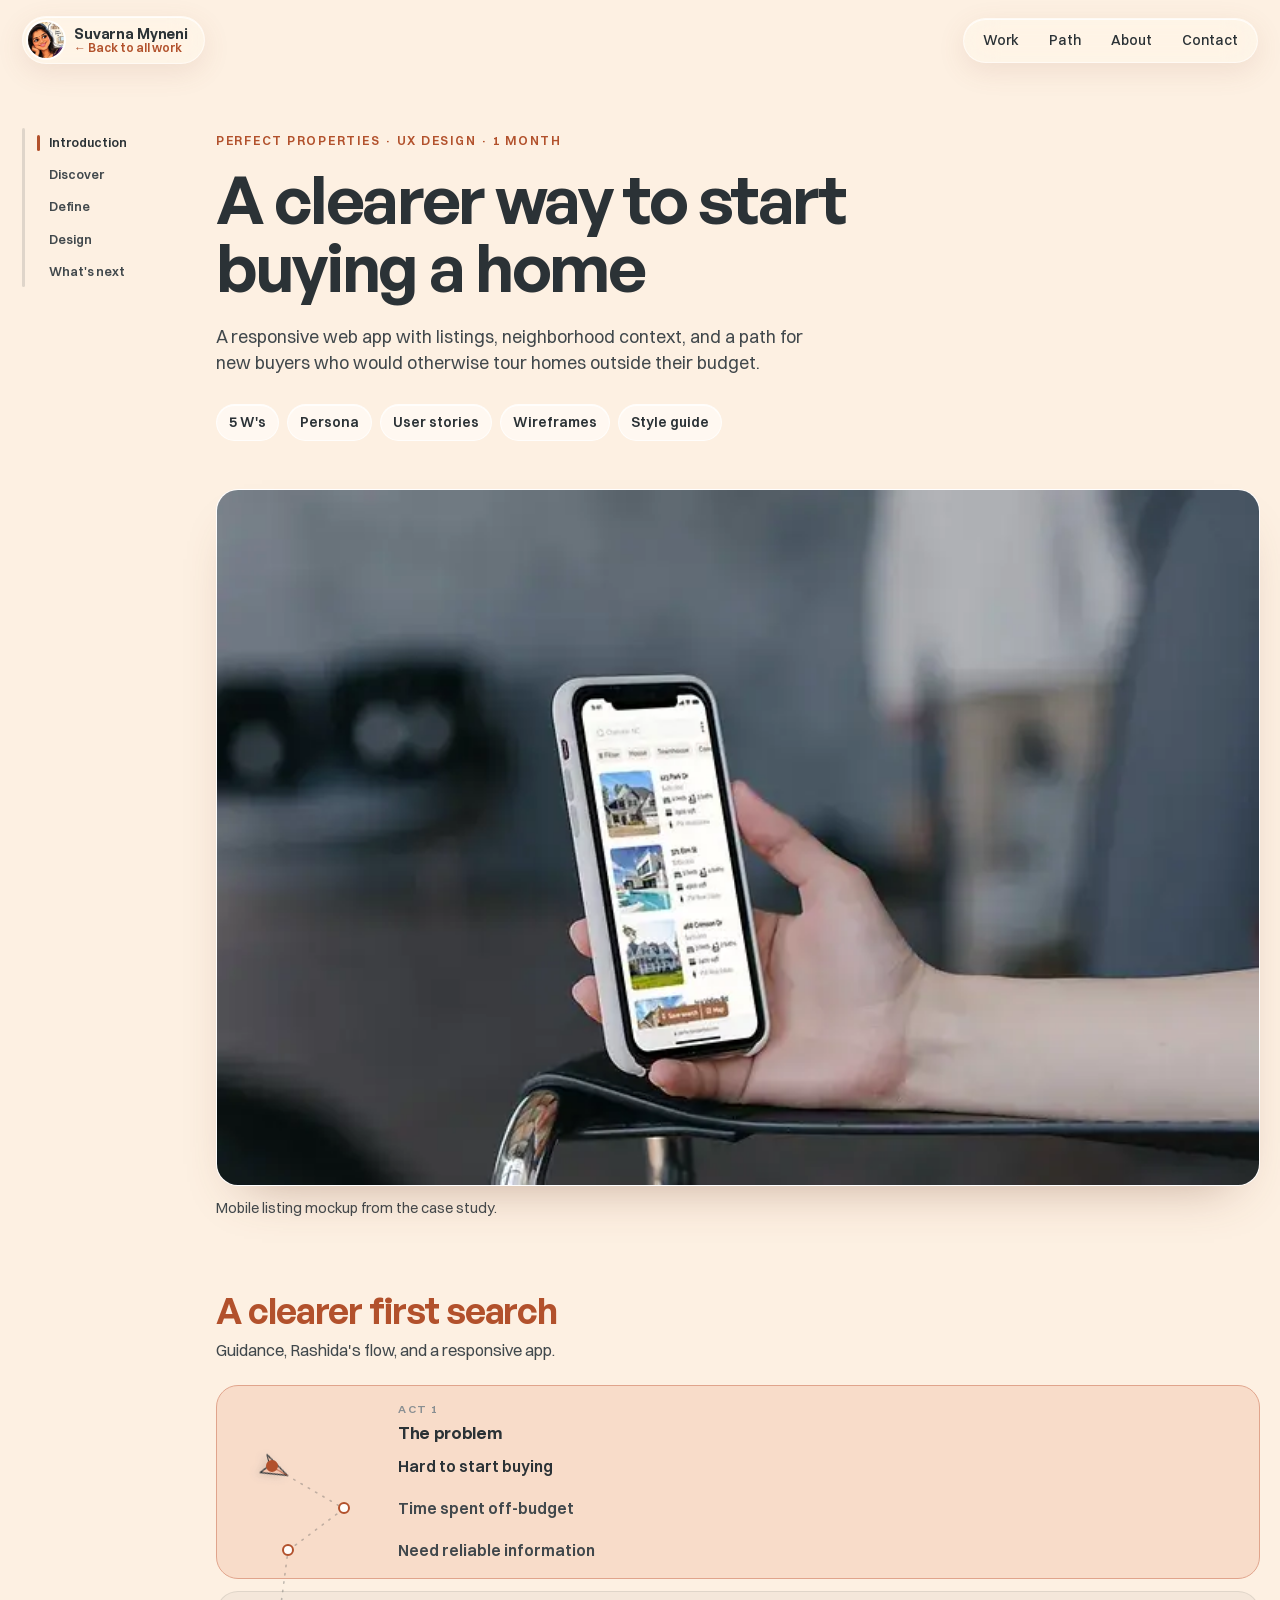
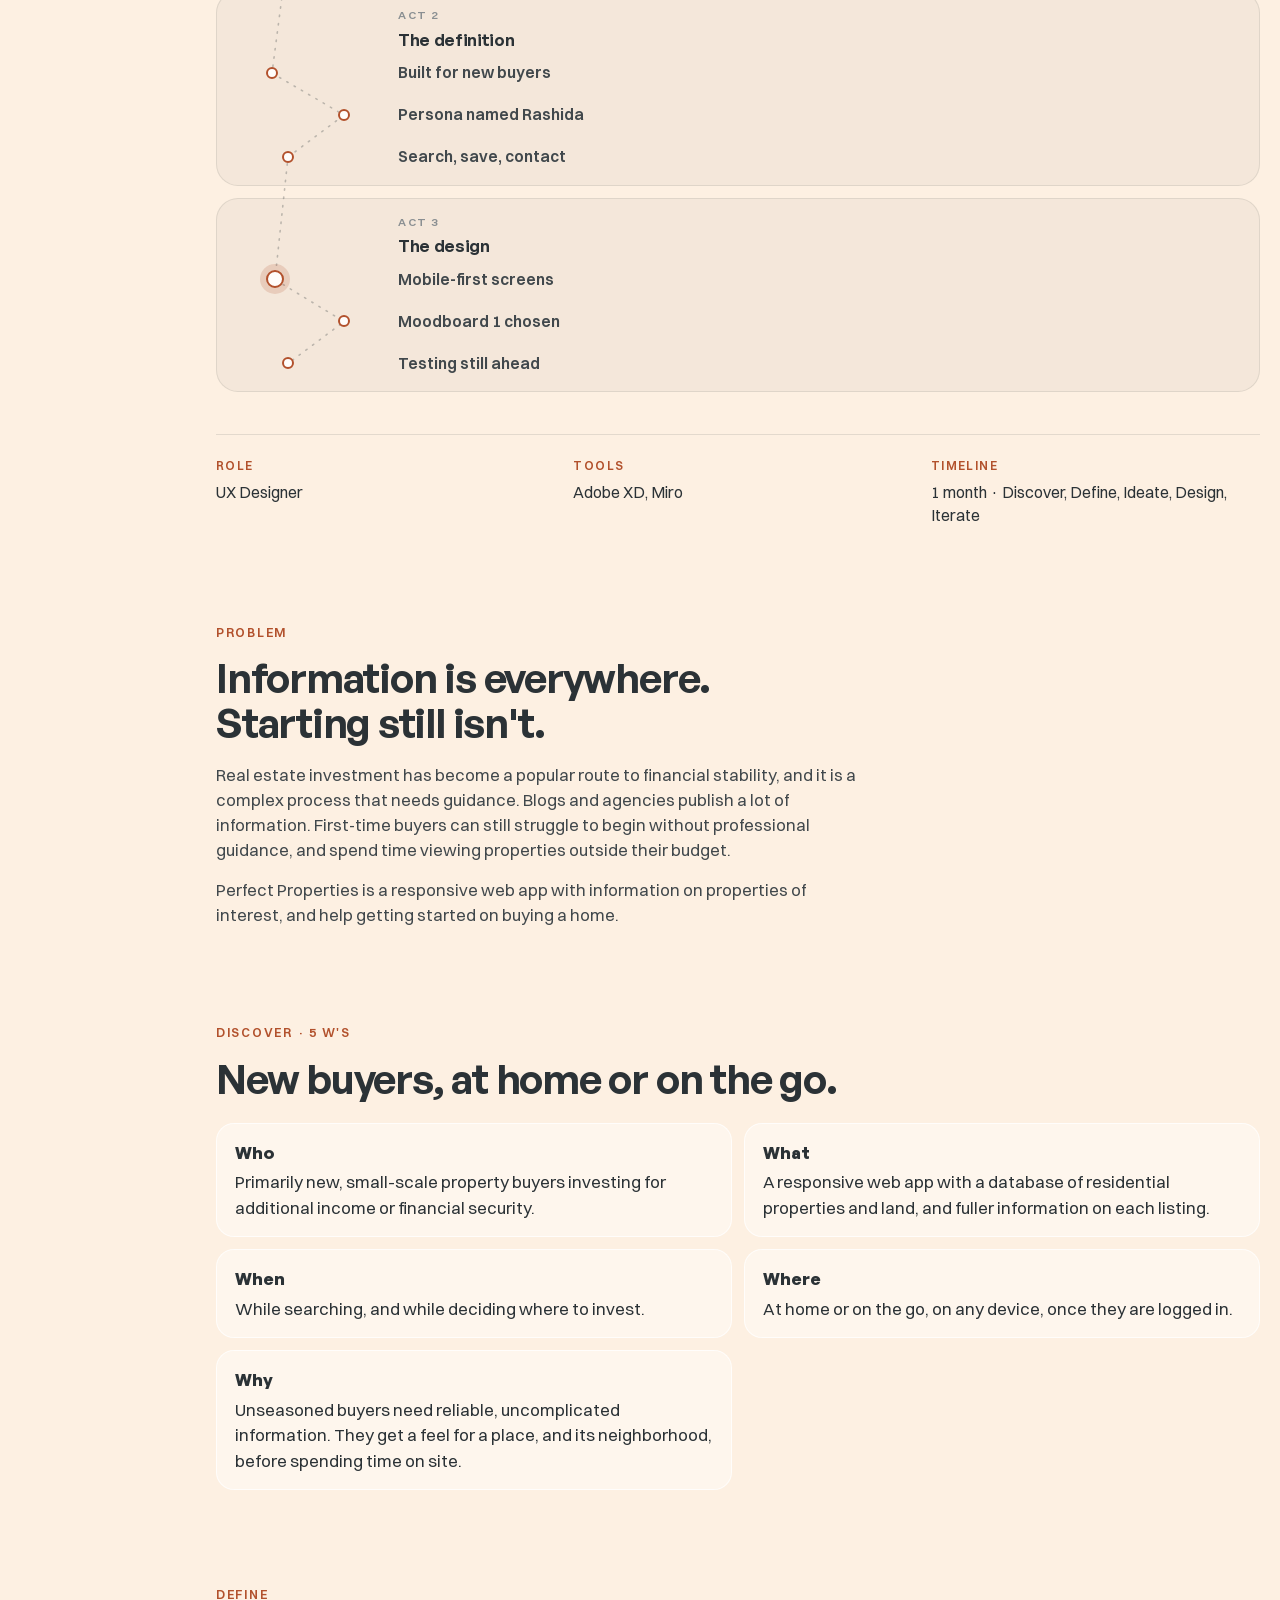
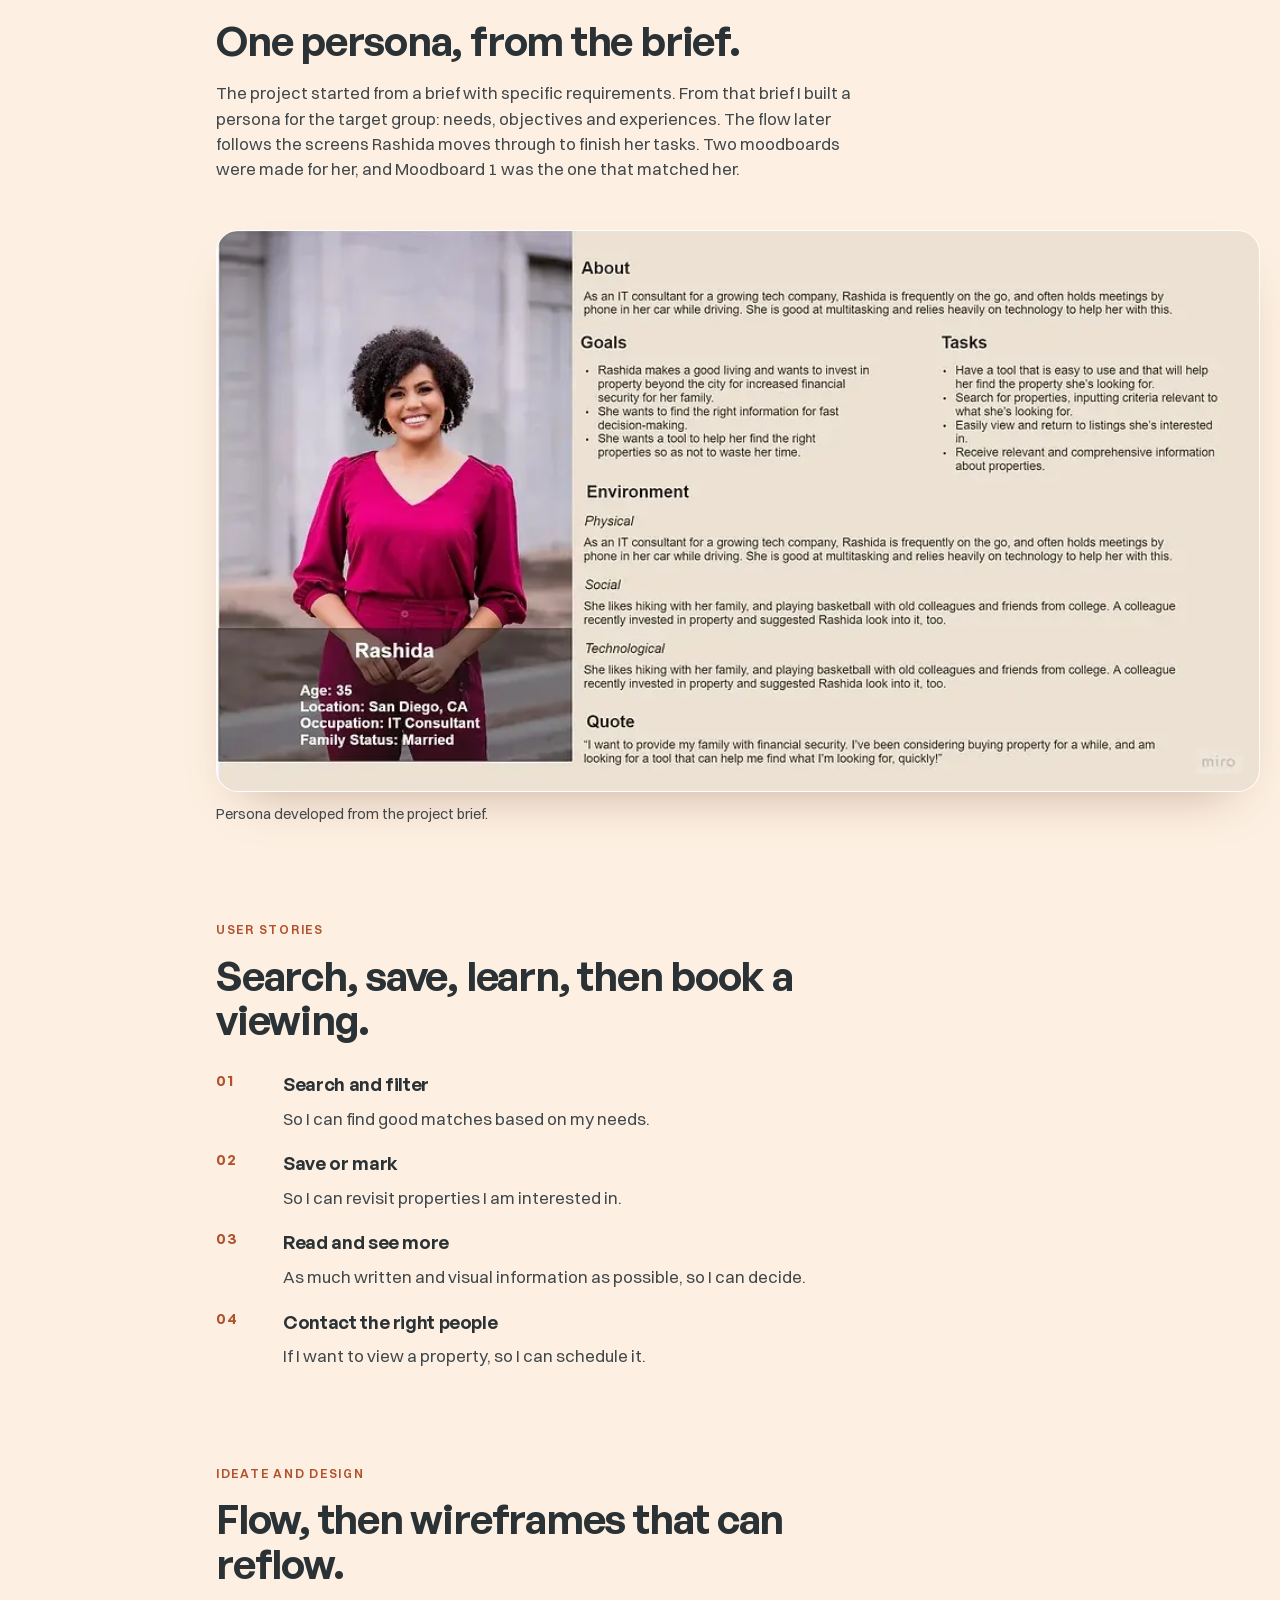
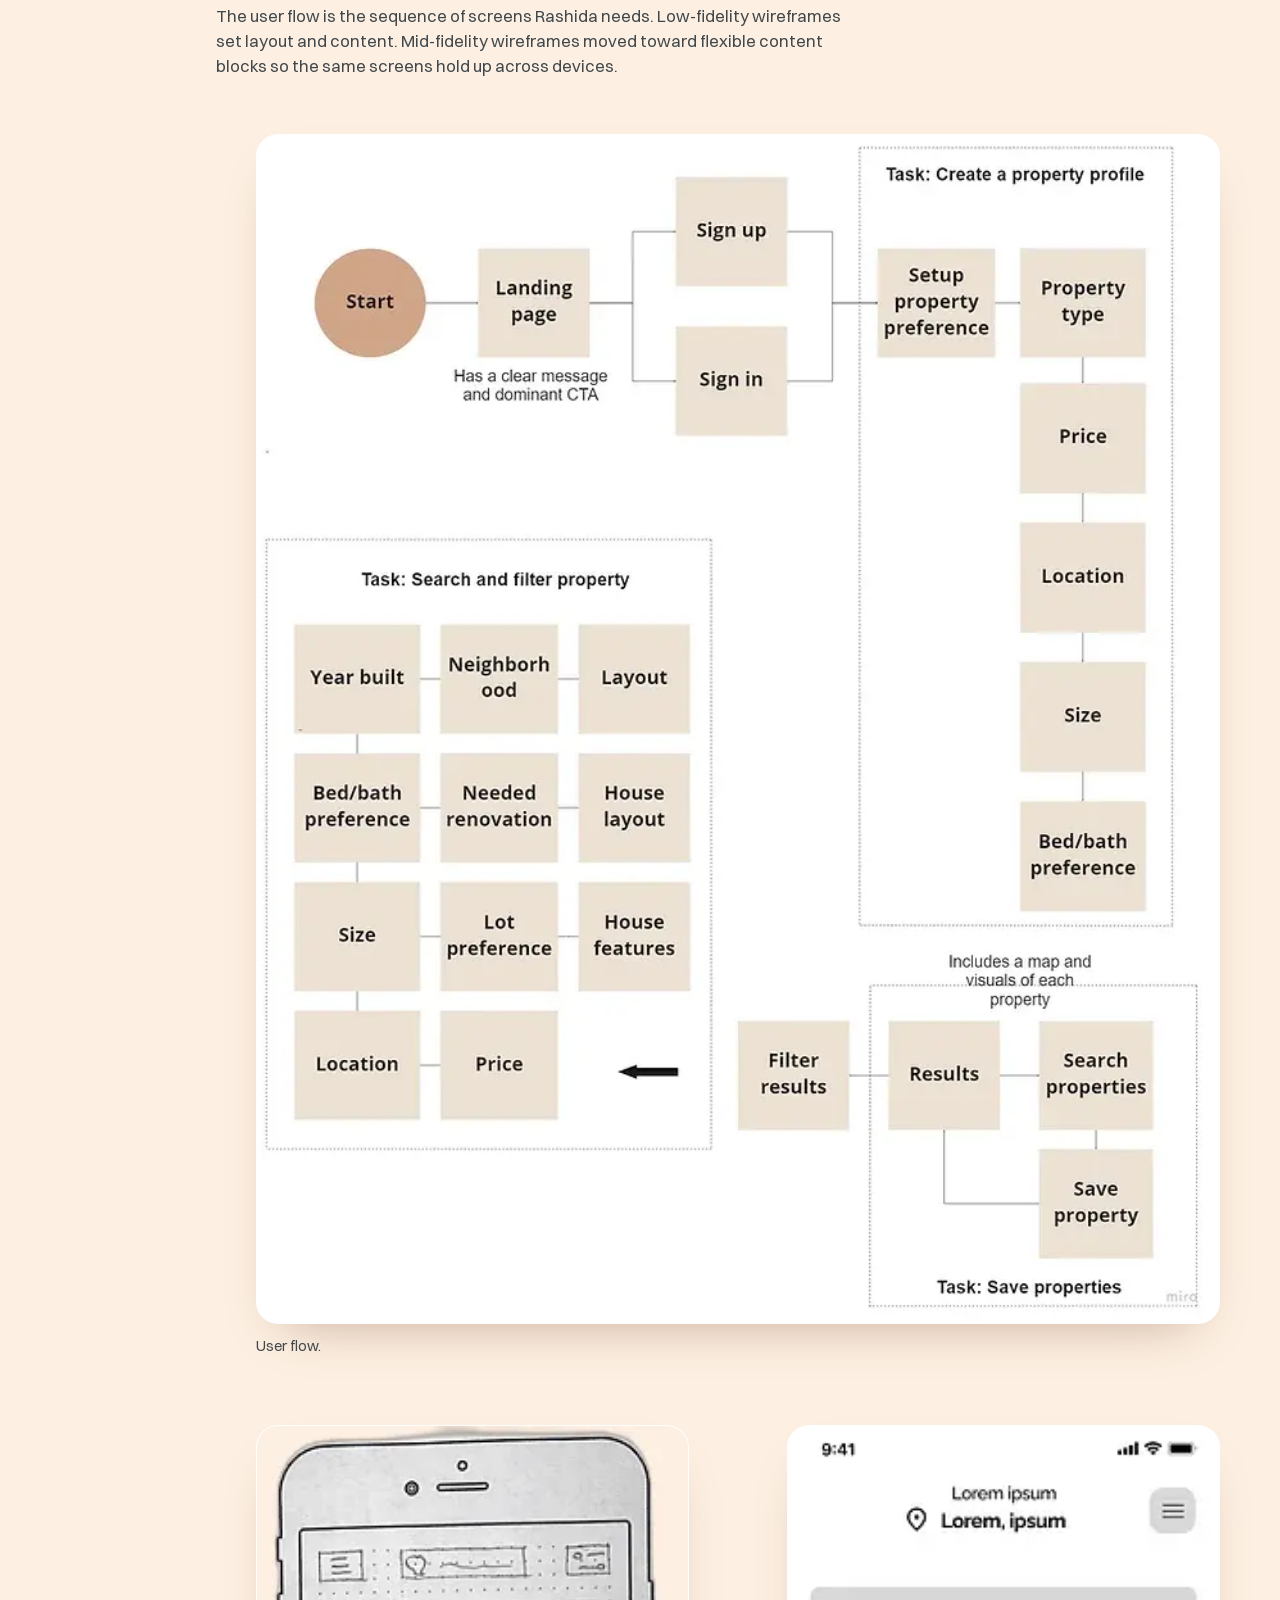
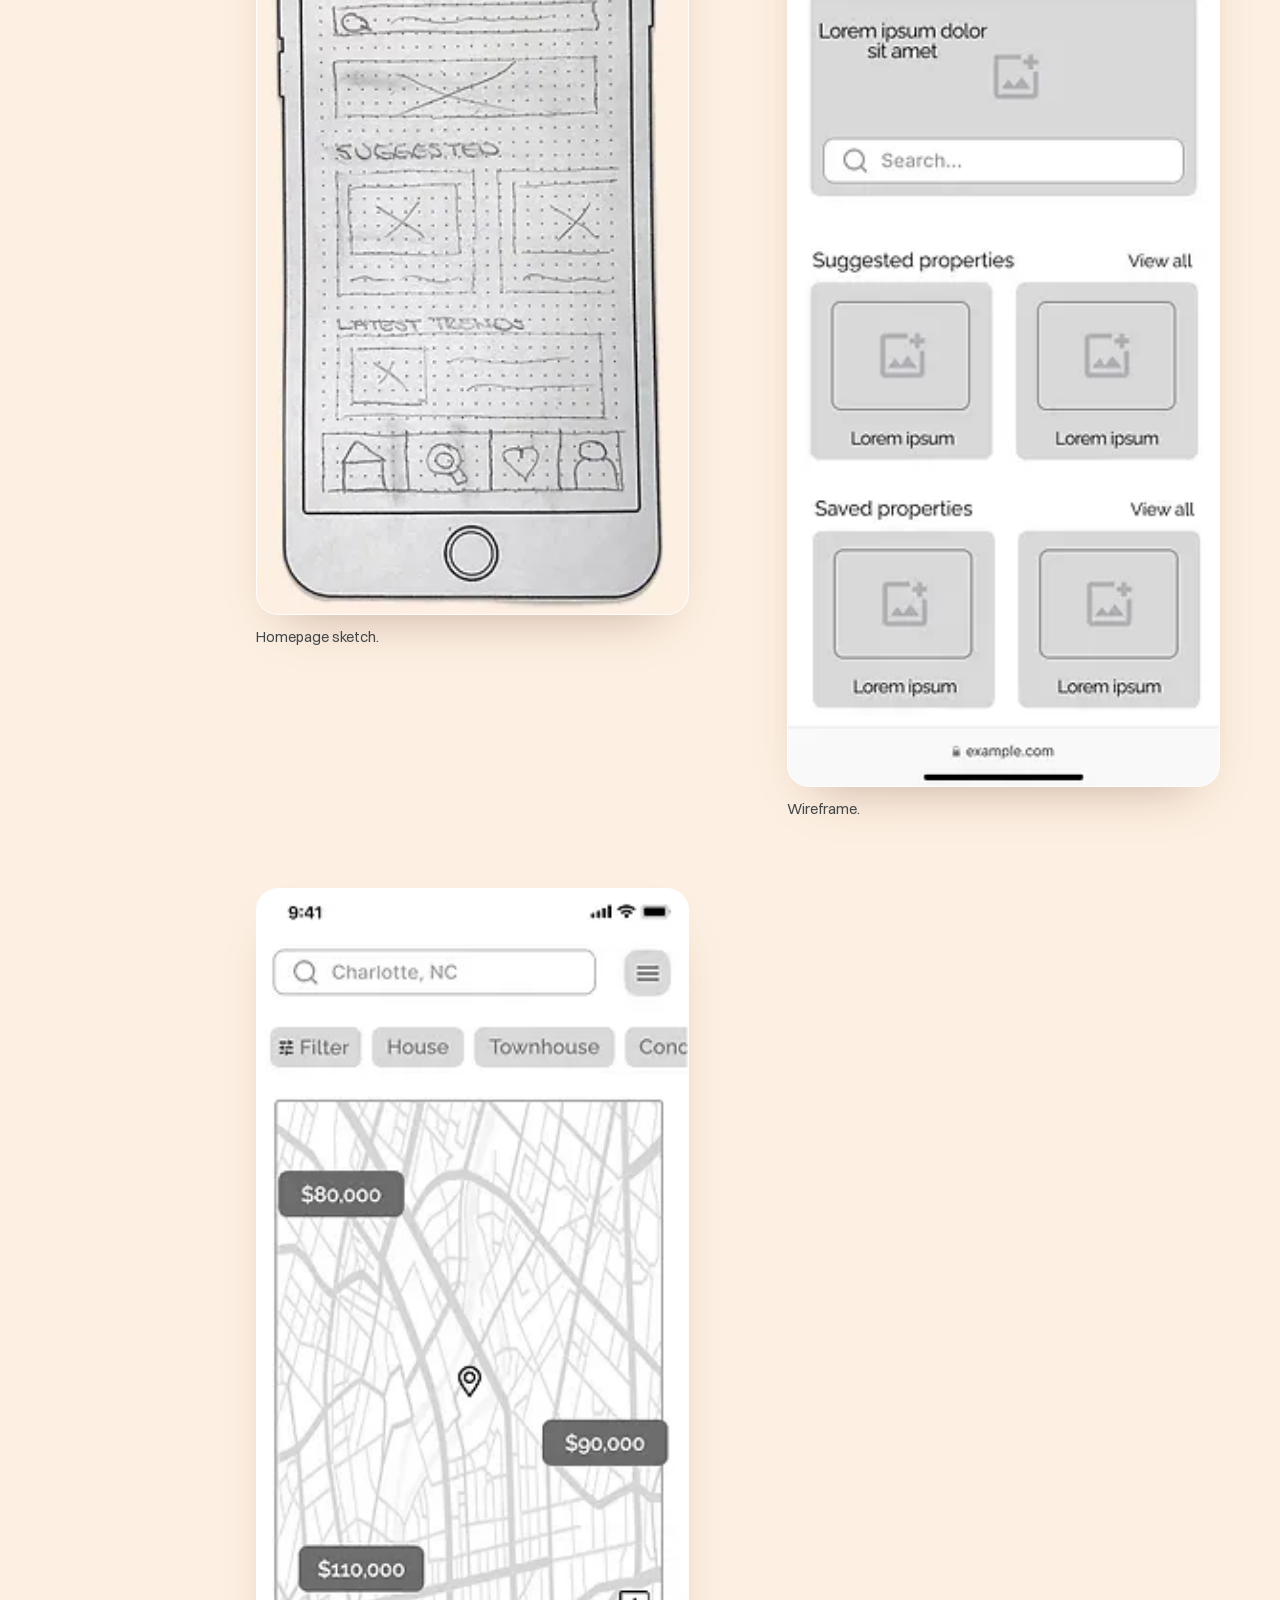
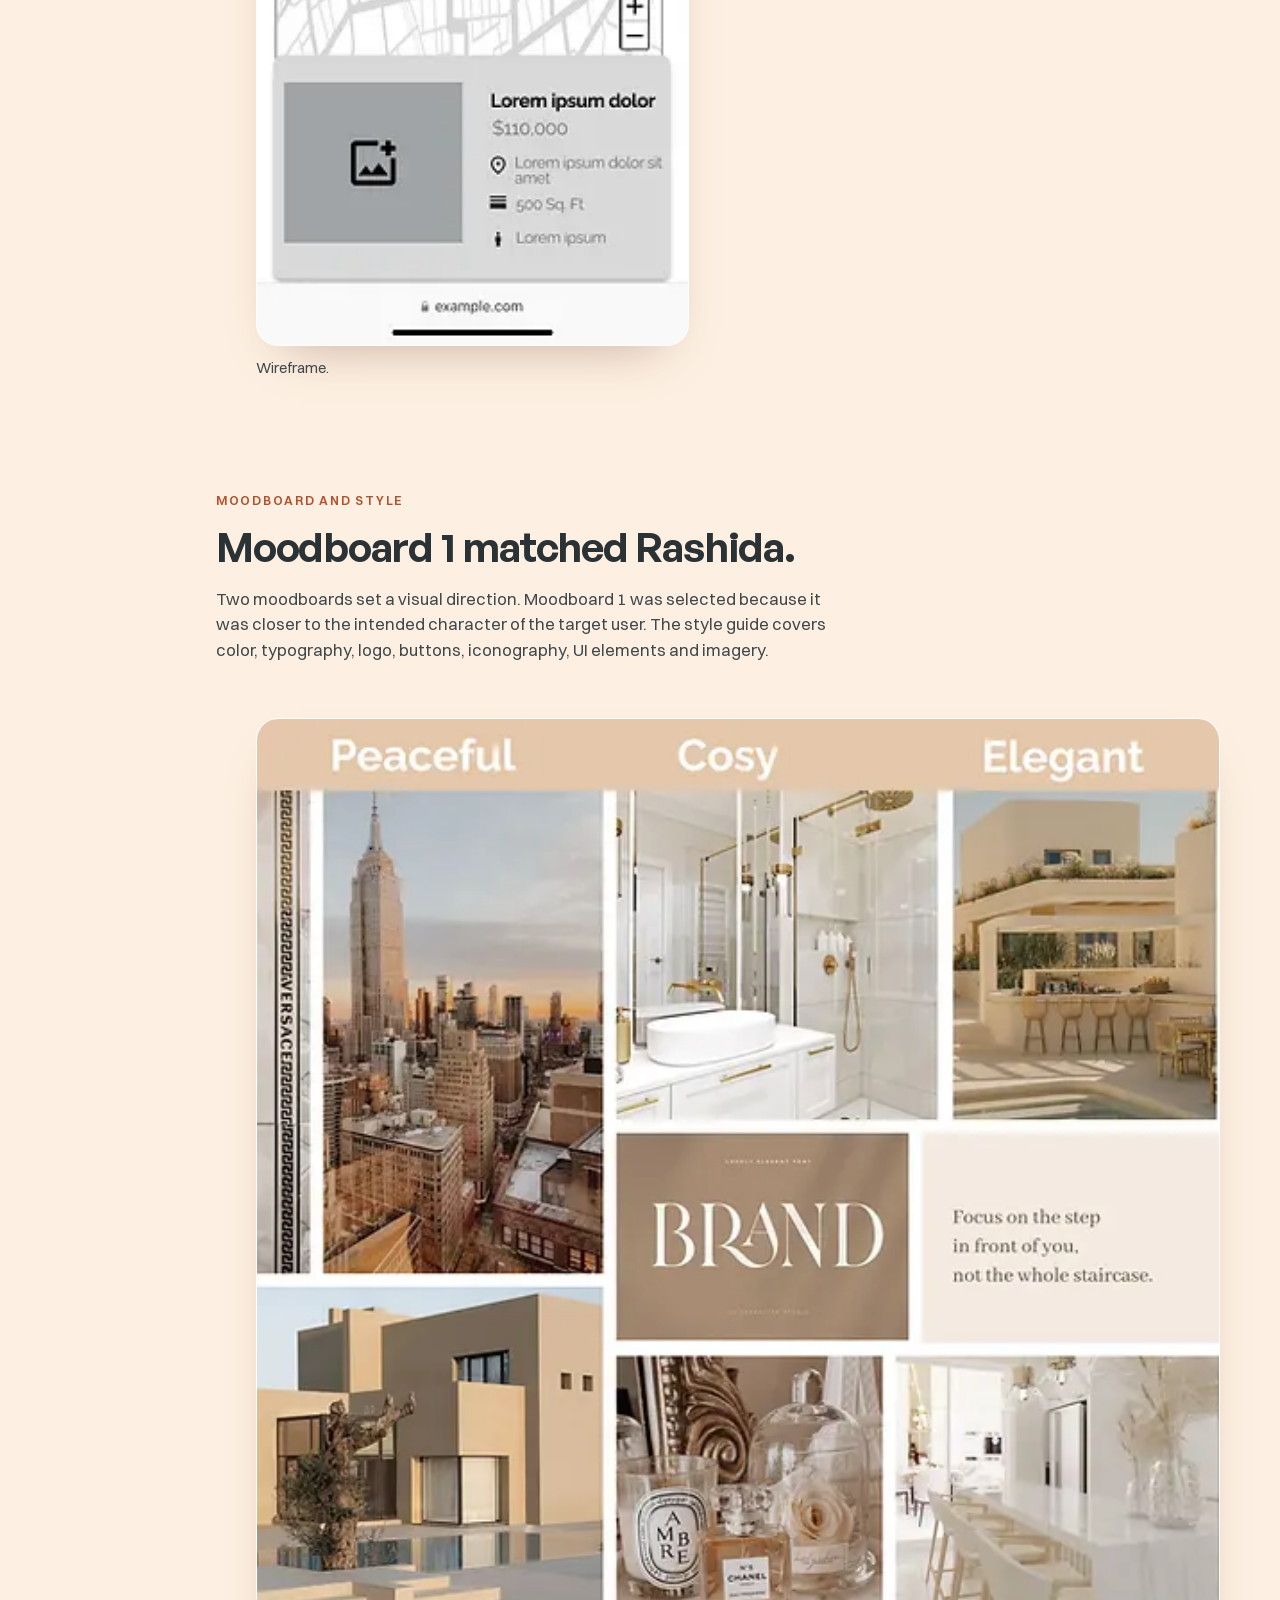
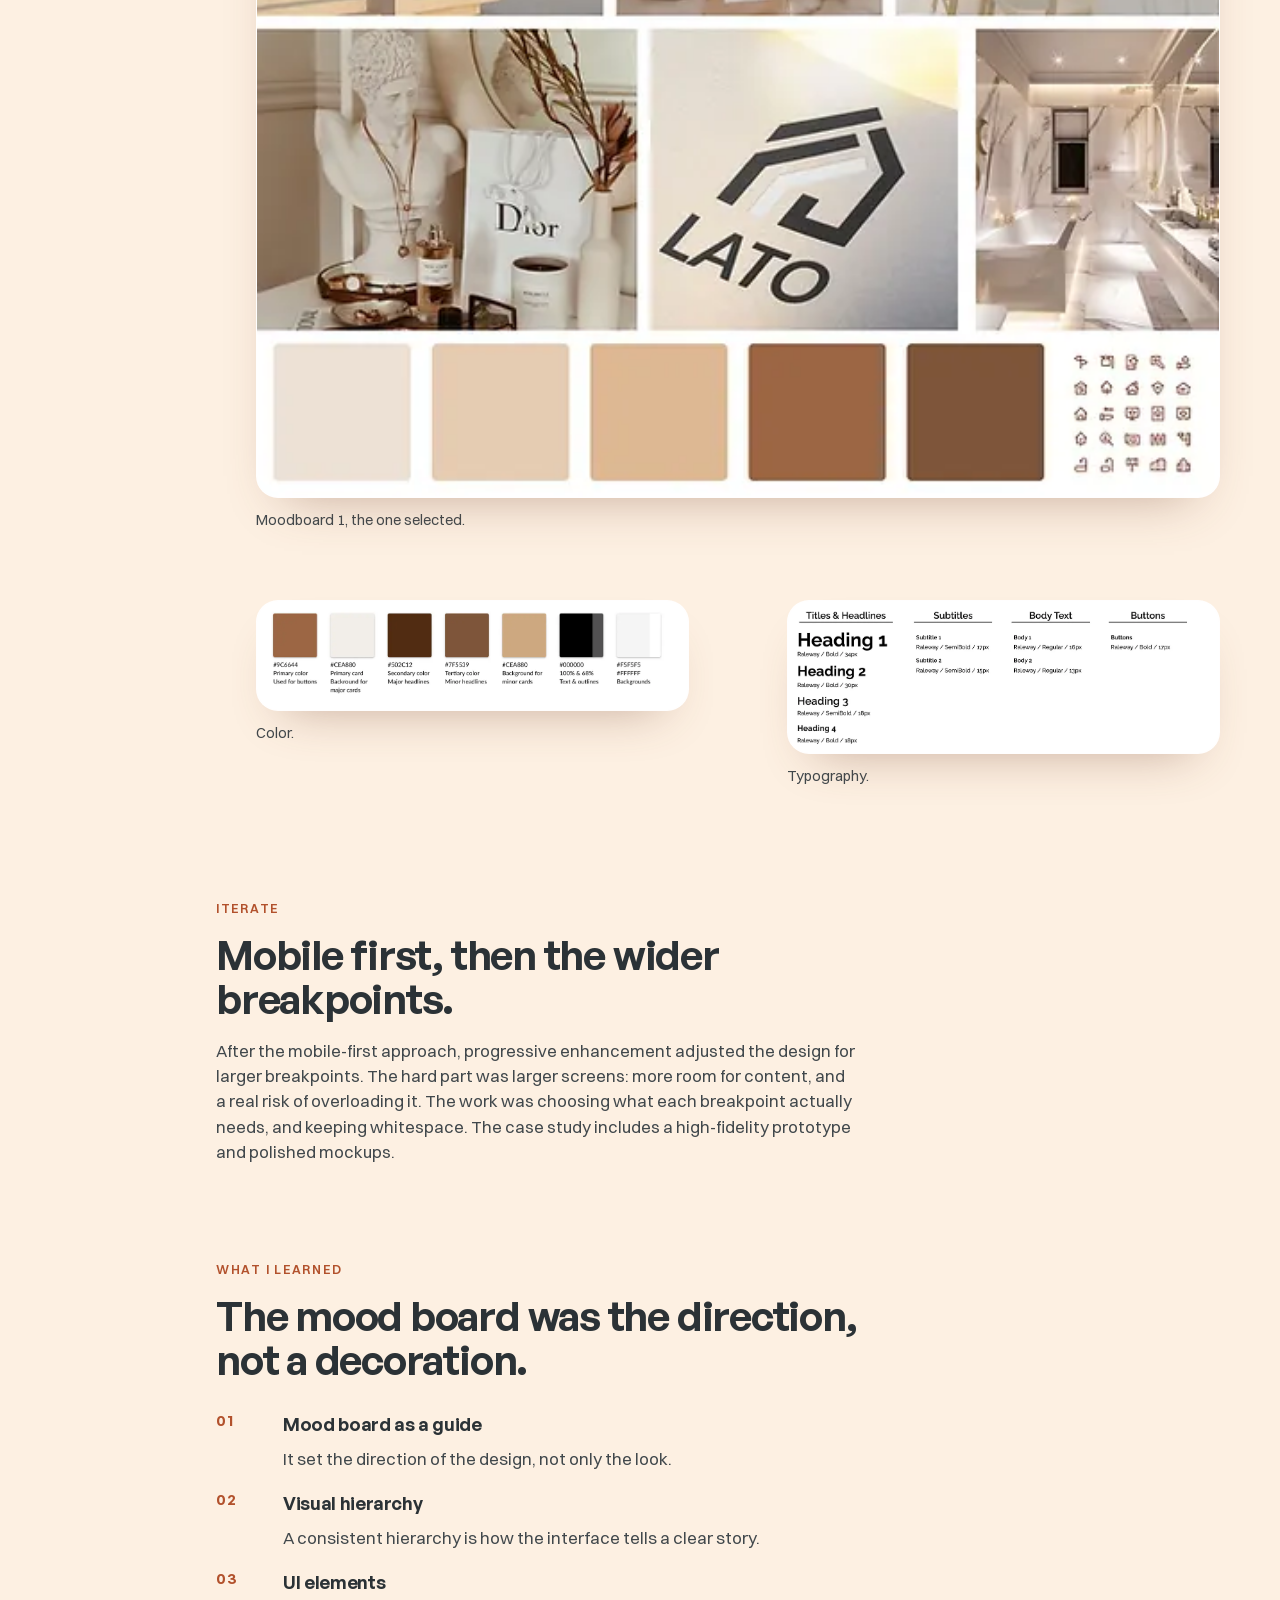
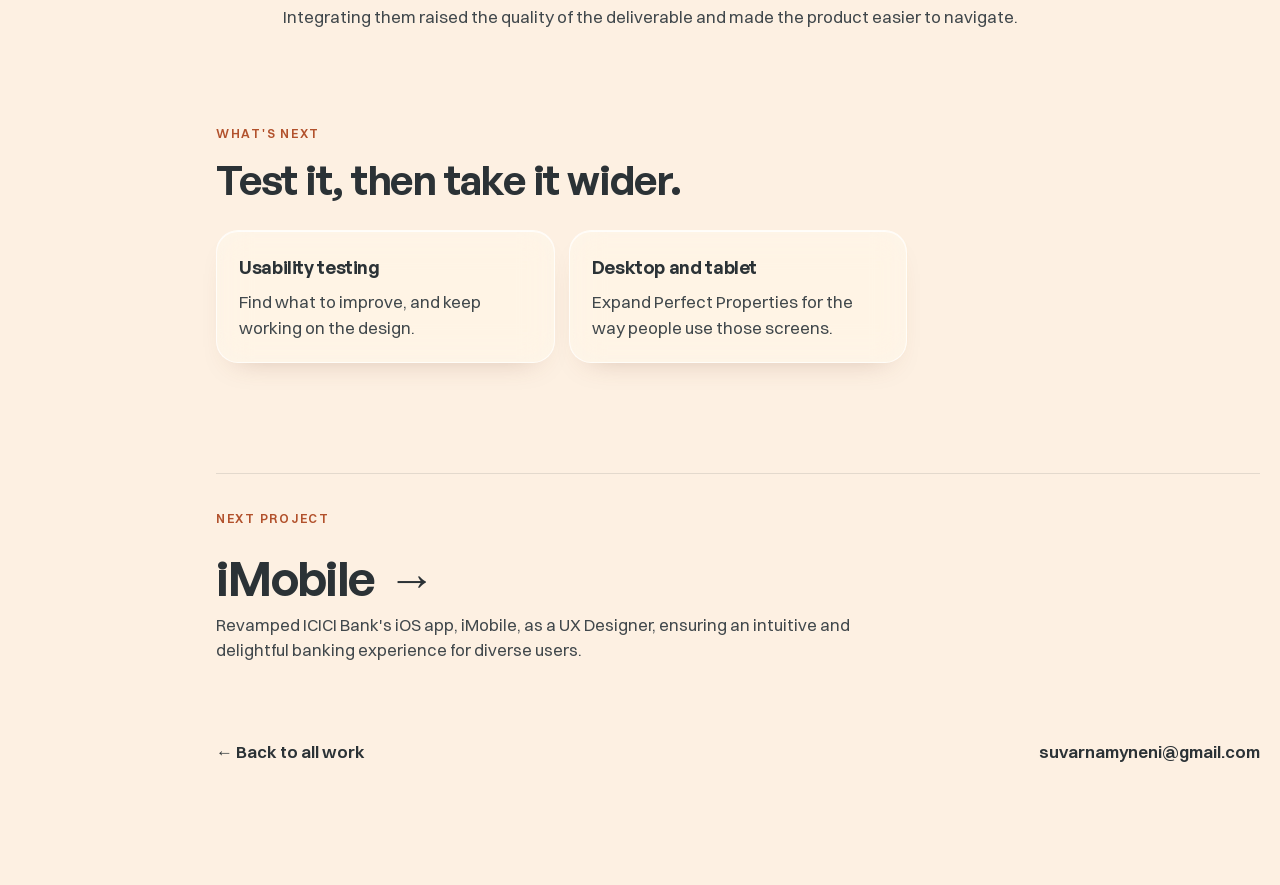
<file: work/perfect-properties/index.html>
<!DOCTYPE html>
<html lang="en">
<head>
  <meta charset="utf-8">
  <meta name="viewport" content="width=device-width, initial-scale=1">
  <title>Perfect Properties — Suvarna Myneni</title>
  <meta name="description" content="A one-month UX design for first-time buyers: a responsive web app so people can learn a home before they spend time viewing it.">
  <link rel="canonical" href="https://suvarnamyneni.github.io/work/perfect-properties/">
  <meta name="theme-color" content="#FDF0E2">
  <meta property="og:title" content="Perfect Properties — A clearer way to start buying a home">
  <meta property="og:description" content="A one-month UX design for first-time buyers: a responsive web app so people can learn a home before they spend time viewing it.">
  <meta property="og:type" content="article">
  <meta property="og:url" content="https://suvarnamyneni.github.io/work/perfect-properties/">
  <meta property="og:image" content="https://suvarnamyneni.github.io/assets/case/perfect-properties/listing.webp">
  <link rel="icon" href="../../assets/favicon.png" type="image/png">
  <link rel="preload" href="../../assets/fonts/general-sans-600.woff2" as="font" type="font/woff2" crossorigin>
  <link rel="preload" href="../../assets/fonts/switzer-400.woff2" as="font" type="font/woff2" crossorigin>
  <style>
    @font-face { font-family: "General Sans"; font-style: normal; font-weight: 600; font-display: swap; src: url("../../assets/fonts/general-sans-600.woff2") format("woff2"); }
    @font-face { font-family: Switzer; font-style: normal; font-weight: 400; font-display: swap; src: url("../../assets/fonts/switzer-400.woff2") format("woff2"); }
    @font-face { font-family: Switzer; font-style: normal; font-weight: 600; font-display: swap; src: url("../../assets/fonts/switzer-600.woff2") format("woff2"); }
    :root { --ink: #2b3236; --muted: #41484c; --accent: #a34728; --paper: #fdf0e2; --display: "General Sans", Switzer, sans-serif; }
    *, *::before, *::after { box-sizing: border-box; }
    body { margin: 0; background: #fdf0e2; color: #2b3236; font-family: Switzer, "Segoe UI", sans-serif; font-size: 1.0625rem; line-height: 1.5; }
    img { max-width: 100%; display: block; }
    h1, h2, p { margin: 0; }
    a { color: inherit; }
    .sr-only { position: absolute; width: 1px; height: 1px; padding: 0; margin: -1px; overflow: hidden; clip: rect(0,0,0,0); white-space: nowrap; border: 0; }
    .skip-link { position: absolute; left: 16px; top: -48px; }
    html .site-header { position: fixed; z-index: 20; inset: 16px 22px auto; display: flex; align-items: center; justify-content: space-between; gap: 12px; padding: 0; background: none; pointer-events: none; color: #2b3236; }
    html .site-header > * { pointer-events: auto; }
    .brand-chip, .site-nav { display: flex; align-items: center; border-radius: 999px; text-decoration: none; color: #2b3236; background: rgba(255,251,247,.86); border: 1px solid rgba(255,255,255,.7); box-shadow: inset 0 1px 0 rgba(255,255,255,.8), 0 8px 28px rgba(150,90,70,.12); }
    html .brand-chip { flex-direction: row; align-items: center; gap: 10px; padding: 5px 16px 5px 5px; }
    .brand-copy { display: flex; flex-direction: column; line-height: 1.15; }
    .brand-avatar { width: 36px; height: 36px; border-radius: 50%; object-fit: cover; }
    .brand-name { font-family: "General Sans", Switzer, sans-serif; font-weight: 600; font-size: 14.5px; }
    .brand-role { display: none; }
    .brand-back { font-size: 12px; font-weight: 600; color: #b2512c; }
    .site-nav { position: relative; width: max-content; gap: 2px; padding: 5px; }
    .nav-menu { display: flex; align-items: center; gap: 2px; }
    .site-nav a, .nav-toggle { color: #2b3236; text-decoration: none; font: 500 14px/normal Switzer, sans-serif; padding: 7px 14px; border-radius: 999px; background: transparent; border: 0; }
    .nav-contact, .nav-toggle { display: none; }
    @media (max-width: 759px) {
      html .site-header { left: 12px; right: 12px; top: 12px; }
      .brand-last, .nav-menu { display: none; }
      .brand-back { display: block; }
      .nav-contact, .nav-toggle { display: inline-flex; align-items: center; padding: 7px 12px; }
    }
  </style>
  <link rel="stylesheet" href="../../css/styles.css">
  <link rel="stylesheet" href="../../css/effects.css">
  <link rel="stylesheet" href="../../css/round4.css">
  <link rel="stylesheet" href="../../css/case.css">
  <script>
    (function () {
      var root = document.documentElement;
      var reduce = window.matchMedia("(prefers-reduced-motion: reduce)").matches;
      var stack = window.matchMedia("(max-width: 900px), (pointer: coarse)").matches;
      root.classList.toggle("is-stack", stack || reduce);
      if (!reduce) root.classList.add("has-motion");
      root.classList.add("ready");
    })();
  </script>
</head>
<body>
  <a class="skip-link" href="#story">Skip to the story</a>
  <header class="site-header">
    <a class="brand-chip" href="/#work" data-caption="Back to all work">
      <img class="brand-avatar" src="../../assets/avatar-96.webp" width="36" height="36" alt="" decoding="async">
      <span class="brand-copy">
        <b class="brand-name">Suvarna <span class="brand-last">Myneni</span></b>
        <small class="brand-role">Sr UX Designer, Feb 2023 – Present</small>
        <small class="brand-back">← Back to all work</small>
      </span>
    </a>
    <nav class="site-nav" aria-label="Primary">
      <div id="nav-menu" class="nav-menu">
        <a href="/#work">Work</a>
        <a href="/#path">Path</a>
        <a href="/#about">About</a>
        <a href="/#contact">Contact</a>
      </div>
      <a class="nav-contact" href="/#contact">Contact</a>
      <button type="button" class="nav-toggle" aria-expanded="false" aria-controls="nav-menu">Menu</button>
    </nav>
  </header>
  <div class="nav-backdrop" hidden></div>

  <main class="case" id="story">
    <nav class="case-rail" aria-label="On this page">
      <div class="case-rail-list">
        <span class="case-rail-mark" aria-hidden="true"></span>
        <ol>
          <li><a href="#introduction">Introduction</a></li>
          <li><a href="#discover">Discover</a></li>
          <li><a href="#define">Define</a></li>
          <li><a href="#design">Design</a></li>
          <li><a href="#whats-next">What's next</a></li>
        </ol>
      </div>
      <div class="case-rail-progress" aria-hidden="true"><span class="case-rail-fill"></span></div>
    </nav>
    <header class="case-hero wrap case-reveal" id="introduction">
      <p class="case-eyebrow">Perfect Properties · UX Design · 1 month</p>
      <h1>A clearer way to start buying a home</h1>
      <p class="case-lede">A responsive web app with listings, neighborhood context, and a path for new buyers who would otherwise tour homes outside their budget.</p>
      <ul class="case-tags" aria-label="Work">
        <li>5 W's</li>
        <li>Persona</li>
        <li>User stories</li>
        <li>Wireframes</li>
        <li>Style guide</li>
      </ul>
    </header>
    <figure class="case-frame wrap case-reveal">
      <img src="../../assets/case/perfect-properties/listing.webp" width="681" height="454" alt="Mobile listing mockup from Perfect Properties." fetchpriority="high" decoding="async">
      <figcaption>Mobile listing mockup from the case study.</figcaption>
    </figure>
    <section class="story-map wrap case-reveal" aria-labelledby="story-map-heading">
      <h2 class="story-title" id="story-map-heading">A clearer first search</h2>
      <p class="story-dek">Guidance, Rashida's flow, and a responsive app.</p>
      <div class="story-board">
        <svg class="story-svg" viewBox="0 0 360 640" aria-hidden="true">
          <defs><mask id="story-draw" maskUnits="userSpaceOnUse"><path class="route-mask" d="M32 78 L78 148 L40 214 L82 300 L36 366 L80 432 L44 520 L84 586 L40 650" fill="none" stroke="#fff" stroke-width="16" stroke-linecap="round"/></mask></defs>
          <path class="route-grey" d="M32 78 L78 148 L40 214 L82 300 L36 366 L80 432 L44 520 L84 586 L40 650"/>
          <path class="route-rust" d="M32 78 L78 148 L40 214 L82 300 L36 366 L80 432 L44 520 L84 586 L40 650"/>
          <g class="story-plane" transform="translate(32 78)"><g transform="translate(-16 -16) scale(0.5)"><path d="M6 34 L58 8 L36 58 L28 36 Z" fill="#F6C7B0" stroke="#2B3236" stroke-width="2.5" stroke-linejoin="round"/><path d="M28 36 L58 8" fill="none" stroke="#A34728" stroke-width="2"/></g></g>
        </svg>
        <article class="act-card" data-act="0">
          <a class="act-name" href="#problem-heading"><span class="act-copy"><span class="act-kicker">Act 1</span> The problem</span></a>
          <ol>
            <li><a class="beat" href="#problem-heading"><span class="beat-mark" aria-hidden="true"></span><span class="beat-label">Hard to start buying</span></a></li>
            <li><a class="beat" href="#problem-heading"><span class="beat-mark" aria-hidden="true"></span><span class="beat-label">Time spent off-budget</span></a></li>
            <li><a class="beat" href="#fives-heading"><span class="beat-mark" aria-hidden="true"></span><span class="beat-label">Need reliable information</span></a></li>
          </ol>
        </article>
        <article class="act-card" data-act="1">
          <a class="act-name" href="#persona-heading"><span class="act-copy"><span class="act-kicker">Act 2</span> The definition</span></a>
          <ol>
            <li><a class="beat" href="#fives-heading"><span class="beat-mark" aria-hidden="true"></span><span class="beat-label">Built for new buyers</span></a></li>
            <li><a class="beat" href="#persona-heading"><span class="beat-mark" aria-hidden="true"></span><span class="beat-label">Persona named Rashida</span></a></li>
            <li><a class="beat" href="#stories-heading"><span class="beat-mark" aria-hidden="true"></span><span class="beat-label">Search, save, contact</span></a></li>
          </ol>
        </article>
        <article class="act-card" data-act="2">
          <a class="act-name" href="#design-heading"><span class="act-copy"><span class="act-kicker">Act 3</span> The design</span></a>
          <ol>
            <li><a class="beat is-key" href="#design-heading"><span class="beat-mark" aria-hidden="true"></span><span class="beat-label">Mobile-first screens</span></a></li>
            <li><a class="beat" href="#mood-heading"><span class="beat-mark" aria-hidden="true"></span><span class="beat-label">Moodboard 1 chosen</span></a></li>
            <li><a class="beat" href="#next-heading"><span class="beat-mark" aria-hidden="true"></span><span class="beat-label">Testing still ahead</span></a></li>
          </ol>
        </article>
      </div>
    </section>
    <dl class="case-meta wrap case-reveal">
      <div><dt>Role</dt><dd>UX Designer</dd></div>
      <div><dt>Tools</dt><dd>Adobe XD, Miro</dd></div>
      <div><dt>Timeline</dt><dd><span class="case-count" data-count="1" style="--digits: 1">1</span> month · Discover, Define, Ideate, Design, Iterate</dd></div>
    </dl>
    <section class="case-block wrap case-reveal" aria-labelledby="problem-heading">
      <p class="case-eyebrow">Problem</p>
      <h2 id="problem-heading">Information is everywhere. Starting still isn't.</h2>
      <p class="case-copy">Real estate investment has become a popular route to financial stability, and it is a complex process that needs guidance. Blogs and agencies publish a lot of information. First-time buyers can still struggle to begin without professional guidance, and spend time viewing properties outside their budget.</p>
      <p class="case-copy">Perfect Properties is a responsive web app with information on properties of interest, and help getting started on buying a home.</p>
    </section>
    <section class="case-block wrap case-reveal" id="discover" aria-labelledby="fives-heading">
      <p class="case-eyebrow">Discover · 5 W's</p>
      <h2 id="fives-heading">New buyers, at home or on the go.</h2>
      <ul class="case-themes">
        <li><b>Who</b> Primarily new, small-scale property buyers investing for additional income or financial security.</li>
        <li><b>What</b> A responsive web app with a database of residential properties and land, and fuller information on each listing.</li>
        <li><b>When</b> While searching, and while deciding where to invest.</li>
        <li><b>Where</b> At home or on the go, on any device, once they are logged in.</li>
        <li><b>Why</b> Unseasoned buyers need reliable, uncomplicated information. They get a feel for a place, and its neighborhood, before spending time on site.</li>
      </ul>
    </section>
    <section class="case-block wrap case-reveal" id="define" aria-labelledby="persona-heading">
      <p class="case-eyebrow">Define</p>
      <h2 id="persona-heading">One persona, from the brief.</h2>
      <p class="case-copy">The project started from a brief with specific requirements. From that brief I built a persona for the target group: needs, objectives and experiences. The flow later follows the screens Rashida moves through to finish her tasks. Two moodboards were made for her, and Moodboard 1 was the one that matched her.</p>
      <figure class="case-frame">
        <img src="../../assets/case/perfect-properties/persona.webp" width="929" height="499" alt="User persona for Perfect Properties." loading="lazy" decoding="async">
        <figcaption>Persona developed from the project brief.</figcaption>
      </figure>
    </section>
    <section class="case-block wrap case-reveal" aria-labelledby="stories-heading">
      <p class="case-eyebrow">User stories</p>
      <h2 id="stories-heading">Search, save, learn, then book a viewing.</h2>
      <ol class="case-list">
        <li><span class="case-num">01</span><div><h3>Search and filter</h3><p>So I can find good matches based on my needs.</p></div></li>
        <li><span class="case-num">02</span><div><h3>Save or mark</h3><p>So I can revisit properties I am interested in.</p></div></li>
        <li><span class="case-num">03</span><div><h3>Read and see more</h3><p>As much written and visual information as possible, so I can decide.</p></div></li>
        <li><span class="case-num">04</span><div><h3>Contact the right people</h3><p>If I want to view a property, so I can schedule it.</p></div></li>
      </ol>
    </section>
    <section class="case-block wrap case-reveal" id="design" aria-labelledby="design-heading">
      <p class="case-eyebrow">Ideate and design</p>
      <h2 id="design-heading">Flow, then wireframes that can reflow.</h2>
      <p class="case-copy">The user flow is the sequence of screens Rashida needs. Low-fidelity wireframes set layout and content. Mid-fidelity wireframes moved toward flexible content blocks so the same screens hold up across devices.</p>
      <div class="case-gallery">
        <figure class="case-shot">
          <img src="../../assets/case/perfect-properties/flow.webp" width="750" height="926" alt="User flow for Perfect Properties." loading="lazy" decoding="async">
          <figcaption>User flow.</figcaption>
        </figure>
        <figure class="case-shot">
          <img src="../../assets/case/perfect-properties/sketch-home.webp" width="238" height="435" alt="Homepage sketch for Perfect Properties." loading="lazy" decoding="async">
          <figcaption>Homepage sketch.</figcaption>
        </figure>
        <figure class="case-shot">
          <img src="../../assets/case/perfect-properties/wire-1.webp" width="225" height="501" alt="Wireframe from Perfect Properties." loading="lazy" decoding="async">
          <figcaption>Wireframe.</figcaption>
        </figure>
        <figure class="case-shot">
          <img src="../../assets/case/perfect-properties/wire-2.webp" width="225" height="551" alt="Second wireframe from Perfect Properties." loading="lazy" decoding="async">
          <figcaption>Wireframe.</figcaption>
        </figure>
      </div>
    </section>
    <section class="case-block wrap case-reveal" aria-labelledby="mood-heading">
      <p class="case-eyebrow">Moodboard and style</p>
      <h2 id="mood-heading">Moodboard 1 matched Rashida.</h2>
      <p class="case-copy">Two moodboards set a visual direction. Moodboard 1 was selected because it was closer to the intended character of the target user. The style guide covers color, typography, logo, buttons, iconography, UI elements and imagery.</p>
      <div class="case-gallery">
        <figure class="case-shot">
          <img src="../../assets/case/perfect-properties/mood-1.webp" width="538" height="771" alt="Moodboard 1, the direction chosen for Perfect Properties." loading="lazy" decoding="async">
          <figcaption>Moodboard 1, the one selected.</figcaption>
        </figure>
        <figure class="case-shot">
          <img src="../../assets/case/perfect-properties/color.webp" width="1229" height="311" alt="Color style guide for Perfect Properties." loading="lazy" decoding="async">
          <figcaption>Color.</figcaption>
        </figure>
        <figure class="case-shot">
          <img src="../../assets/case/perfect-properties/type.webp" width="1215" height="428" alt="Typography style guide for Perfect Properties." loading="lazy" decoding="async">
          <figcaption>Typography.</figcaption>
        </figure>
      </div>
    </section>
    <section class="case-block wrap case-reveal" aria-labelledby="iterate-heading">
      <p class="case-eyebrow">Iterate</p>
      <h2 id="iterate-heading">Mobile first, then the wider breakpoints.</h2>
      <p class="case-copy">After the mobile-first approach, progressive enhancement adjusted the design for larger breakpoints. The hard part was larger screens: more room for content, and a real risk of overloading it. The work was choosing what each breakpoint actually needs, and keeping whitespace. The case study includes a high-fidelity prototype and polished mockups.</p>
    </section>
    <section class="case-block wrap case-reveal" aria-labelledby="learned-heading">
      <p class="case-eyebrow">What I learned</p>
      <h2 id="learned-heading">The mood board was the direction, not a decoration.</h2>
      <ol class="case-list">
        <li><span class="case-num">01</span><div><h3>Mood board as a guide</h3><p>It set the direction of the design, not only the look.</p></div></li>
        <li><span class="case-num">02</span><div><h3>Visual hierarchy</h3><p>A consistent hierarchy is how the interface tells a clear story.</p></div></li>
        <li><span class="case-num">03</span><div><h3>UI elements</h3><p>Integrating them raised the quality of the deliverable and made the product easier to navigate.</p></div></li>
      </ol>
    </section>
    <section class="case-block wrap case-reveal" id="whats-next" aria-labelledby="next-heading">
      <p class="case-eyebrow">What's next</p>
      <h2 id="next-heading">Test it, then take it wider.</h2>
      <div class="case-steps">
        <article><h3>Usability testing</h3><p>Find what to improve, and keep working on the design.</p></article>
        <article><h3>Desktop and tablet</h3><p>Expand Perfect Properties for the way people use those screens.</p></article>
      </div>
    </section>
    <section class="case-next wrap case-reveal" aria-labelledby="next-project-heading">
      <p class="case-eyebrow">Next project</p>
      <h2 id="next-project-heading" class="sr-only">Next project</h2>
      <a href="/work/imobile/">iMobile</a>
      <p class="case-copy" style="margin-top: 0">Revamped ICICI Bank's iOS app, iMobile, as a UX Designer, ensuring an intuitive and delightful banking experience for diverse users.</p>
    </section>
    <footer class="case-foot wrap case-reveal">
      <a href="/#work">← Back to all work</a>
      <a href="mailto:suvarnamyneni@gmail.com">suvarnamyneni@gmail.com</a>
    </footer>
  </main>

<div class="cursor" id="cursor" hidden aria-hidden="true">
    <div class="cursor-sprite">
      <svg viewBox="0 0 28 28" aria-hidden="true">
        <path d="M6 3 L22 14 L13 15.5 L10.5 24 Z" fill="#FFFDFB" stroke="#2B3236" stroke-width="1.6" stroke-linejoin="round"/>
      </svg>
    </div>
    <p class="cursor-bubble"></p>
  </div>
  <script src="../../js/case.js"></script>
  <script>
    (function () {
      var chip = document.querySelector(".brand-chip");
      if (chip) chip.setAttribute("href", "/#work");
      var stack = document.documentElement.classList.contains("is-stack");
      var sources = stack
        ? ["../../js/effects.js"]
        : ["../../js/vendor/lenis.min.js", "../../js/effects.js"];
      var index = 0;
      function next() {
        if (index >= sources.length) {
          if (window.initCaseScroll) window.initCaseScroll();
          return;
        }
        var script = document.createElement("script");
        script.src = sources[index++];
        script.onload = next;
        script.onerror = next;
        document.body.appendChild(script);
      }
      next();
    })();
  </script>
</body>
</html>
</file>
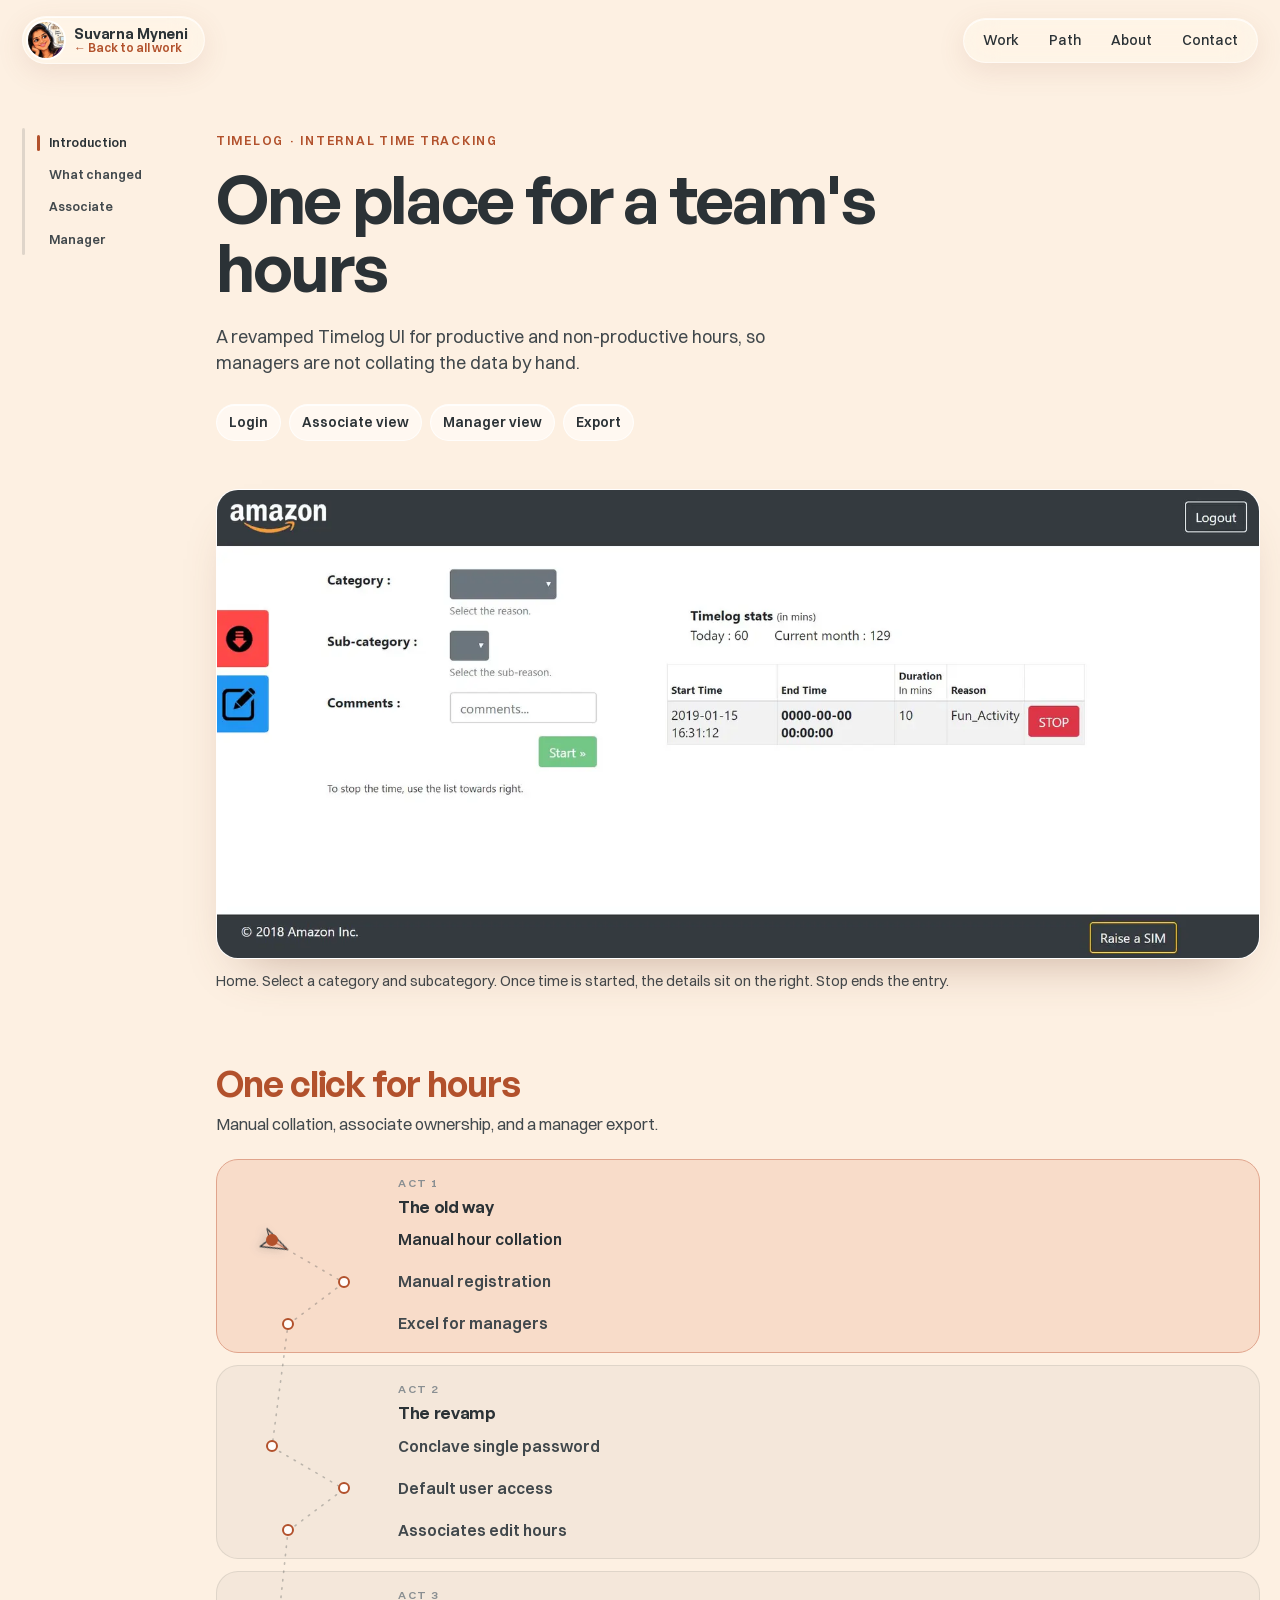
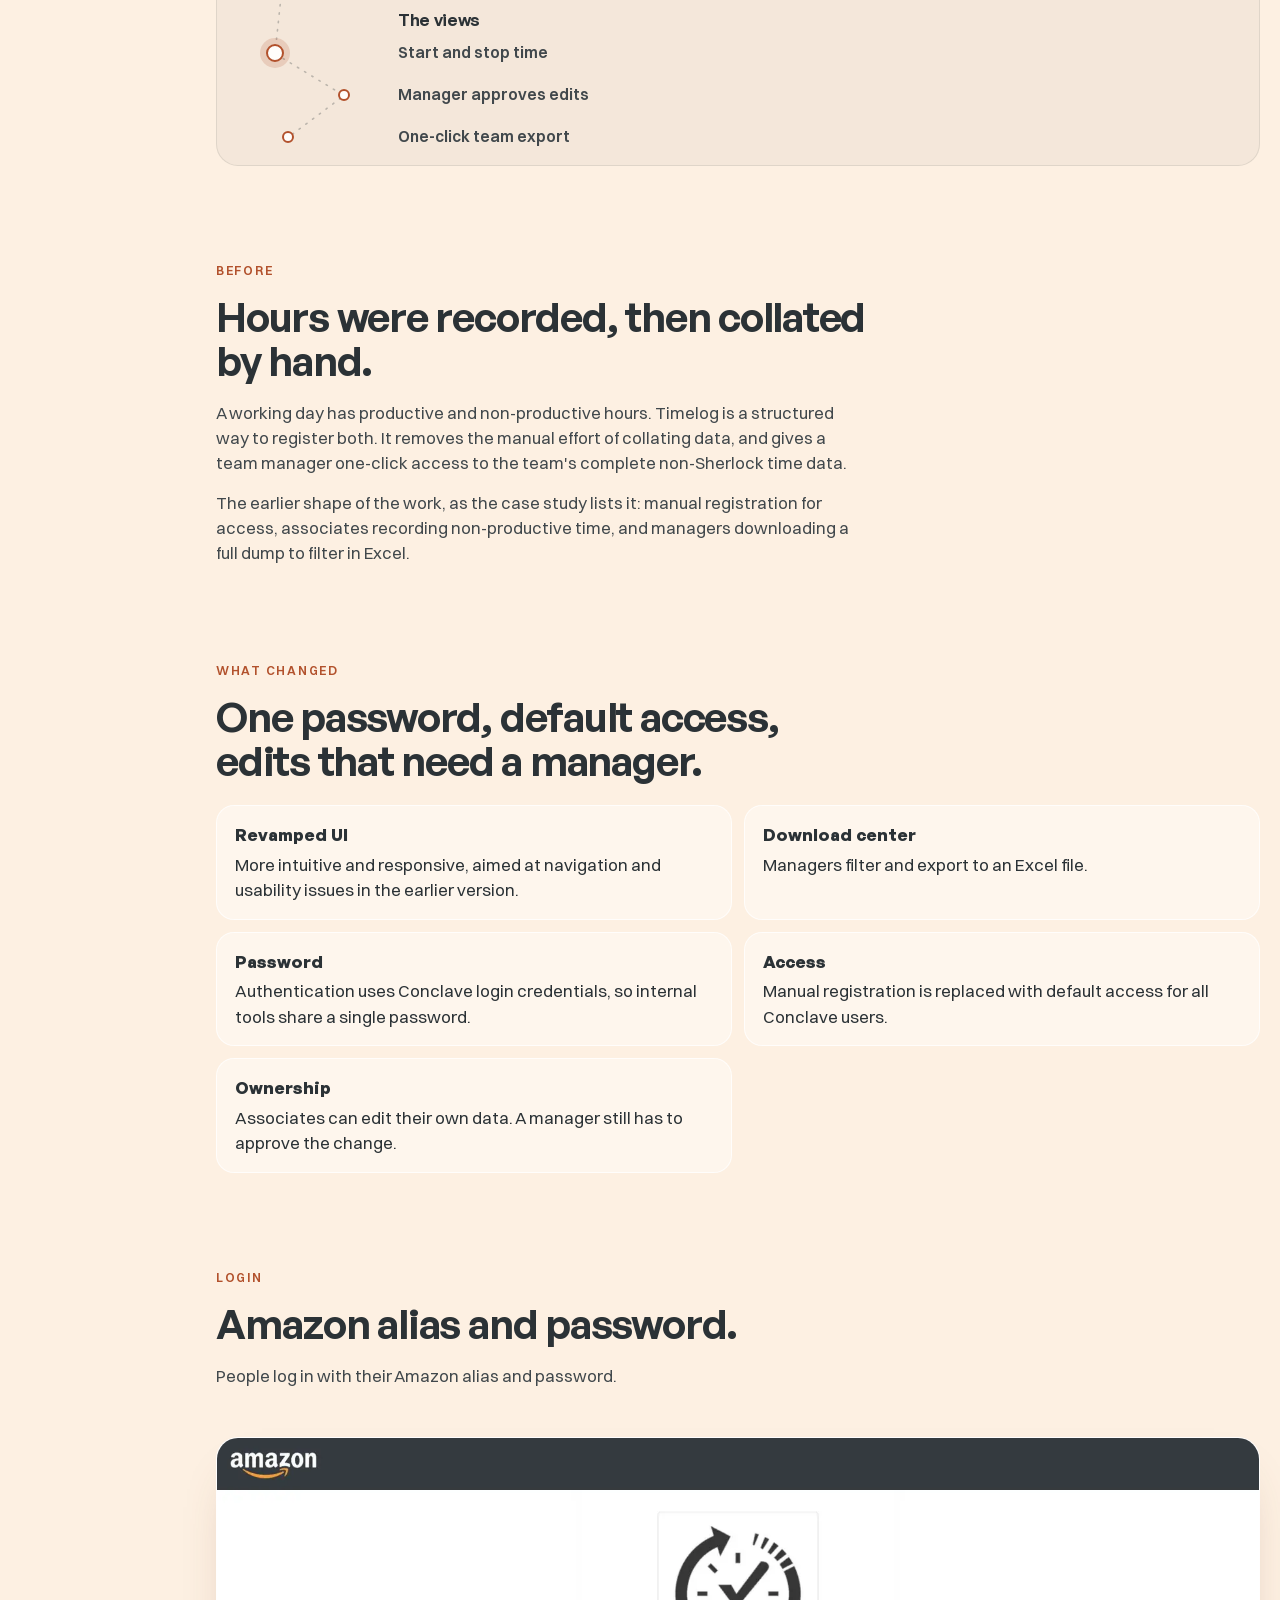
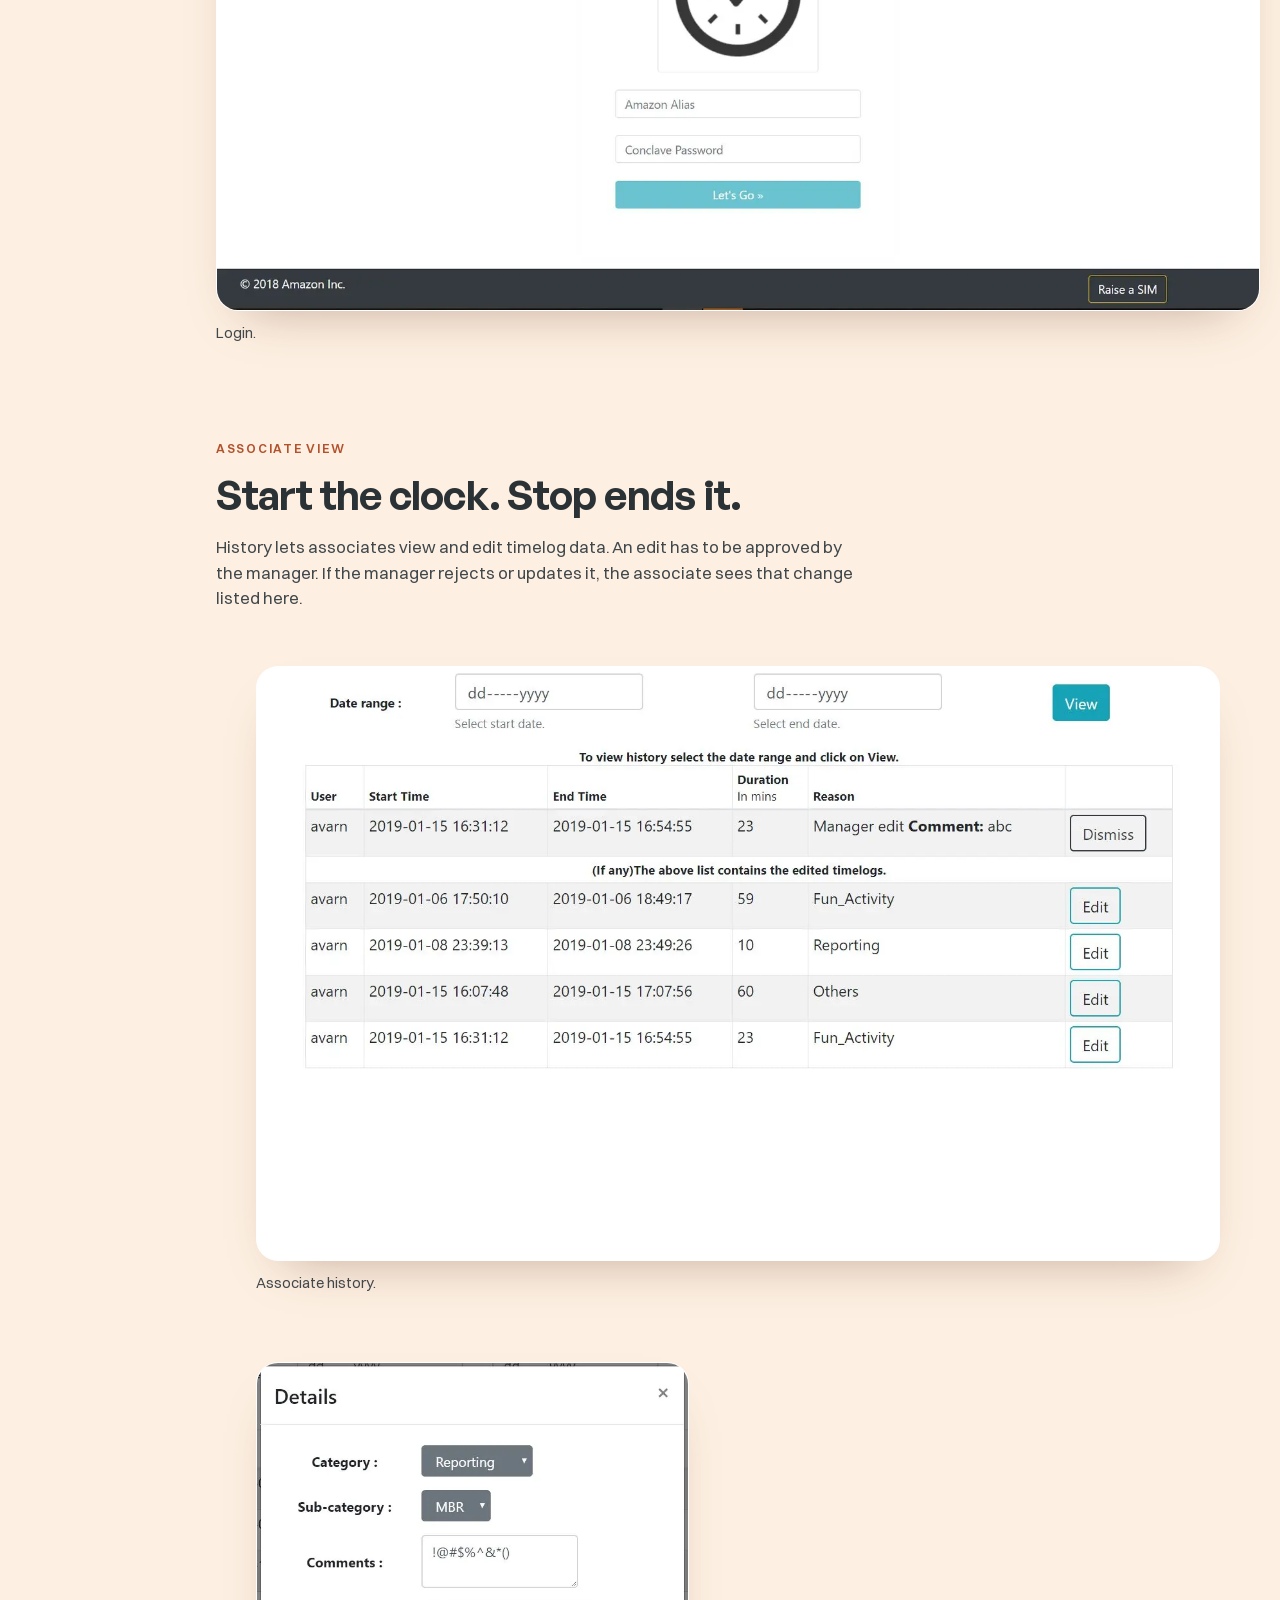
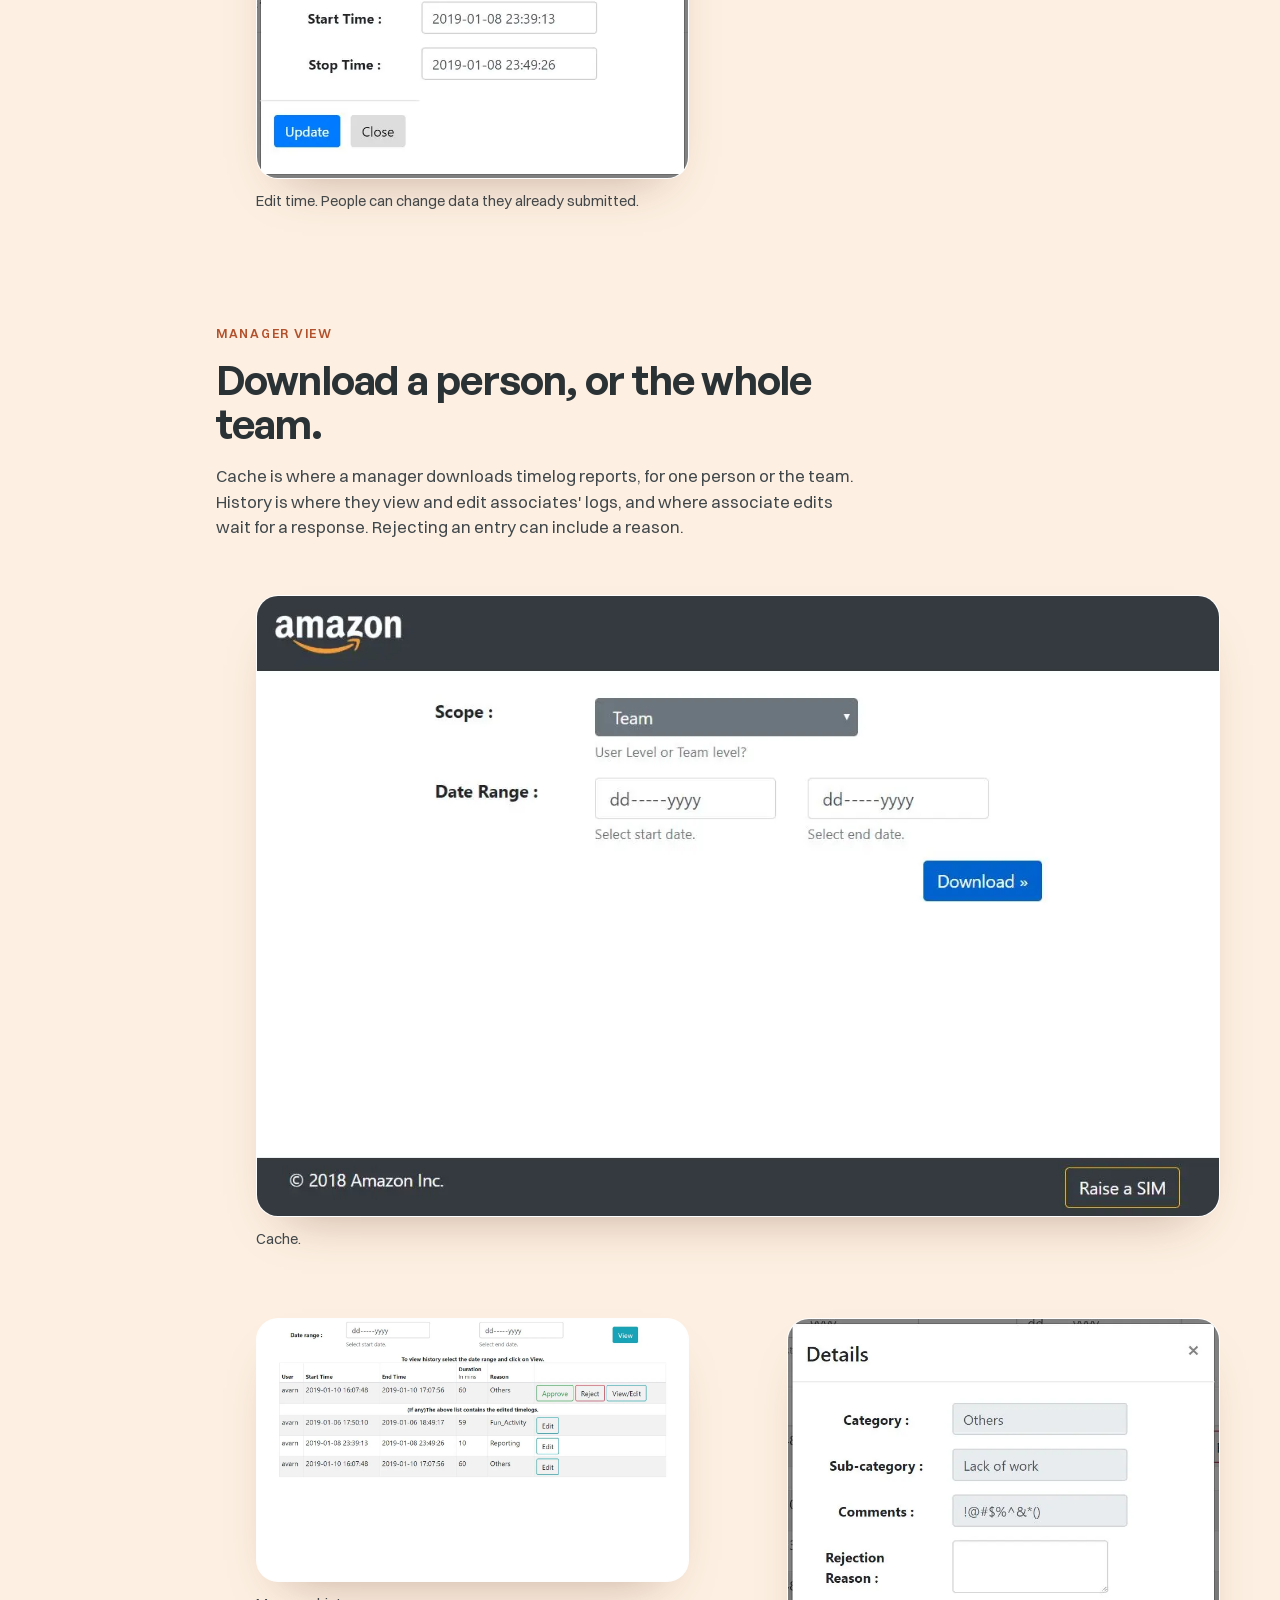
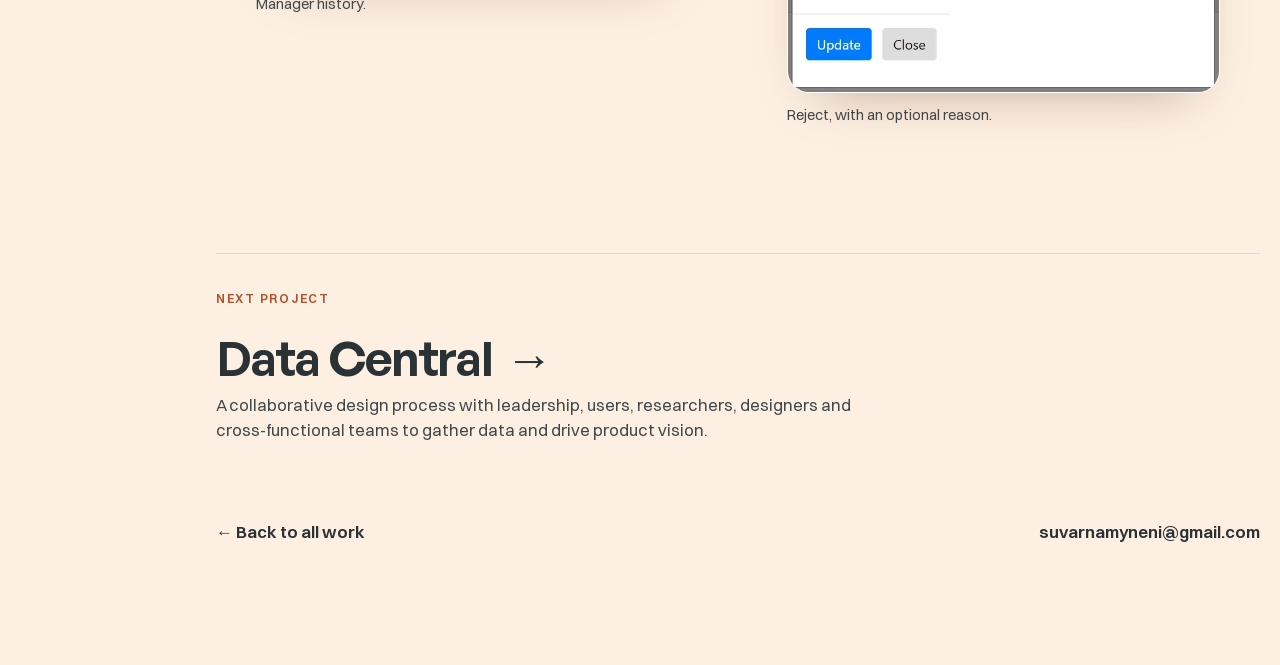
<file: work/timelog/index.html>
<!DOCTYPE html>
<html lang="en">
<head>
  <meta charset="utf-8">
  <meta name="viewport" content="width=device-width, initial-scale=1">
  <title>Timelog Tool — Suvarna Myneni</title>
  <meta name="description" content="A revamped Timelog UI for productive and non-productive hours, with associate edits and a manager export.">
  <link rel="canonical" href="https://suvarnamyneni.github.io/work/timelog/">
  <meta name="theme-color" content="#FDF0E2">
  <meta property="og:title" content="Timelog — One place for a team's hours">
  <meta property="og:description" content="A revamped Timelog UI for productive and non-productive hours, with associate edits and a manager export.">
  <meta property="og:type" content="article">
  <meta property="og:url" content="https://suvarnamyneni.github.io/work/timelog/">
  <meta property="og:image" content="https://suvarnamyneni.github.io/assets/case/timelog/home.webp">
  <link rel="icon" href="../../assets/favicon.png" type="image/png">
  <link rel="preload" href="../../assets/fonts/general-sans-600.woff2" as="font" type="font/woff2" crossorigin>
  <link rel="preload" href="../../assets/fonts/switzer-400.woff2" as="font" type="font/woff2" crossorigin>
  <style>
    @font-face { font-family: "General Sans"; font-style: normal; font-weight: 600; font-display: swap; src: url("../../assets/fonts/general-sans-600.woff2") format("woff2"); }
    @font-face { font-family: Switzer; font-style: normal; font-weight: 400; font-display: swap; src: url("../../assets/fonts/switzer-400.woff2") format("woff2"); }
    @font-face { font-family: Switzer; font-style: normal; font-weight: 600; font-display: swap; src: url("../../assets/fonts/switzer-600.woff2") format("woff2"); }
    :root { --ink: #2b3236; --muted: #41484c; --accent: #a34728; --paper: #fdf0e2; --display: "General Sans", Switzer, sans-serif; }
    *, *::before, *::after { box-sizing: border-box; }
    body { margin: 0; background: #fdf0e2; color: #2b3236; font-family: Switzer, "Segoe UI", sans-serif; font-size: 1.0625rem; line-height: 1.5; }
    img { max-width: 100%; display: block; }
    h1, h2, p { margin: 0; }
    a { color: inherit; }
    .sr-only { position: absolute; width: 1px; height: 1px; padding: 0; margin: -1px; overflow: hidden; clip: rect(0,0,0,0); white-space: nowrap; border: 0; }
    .skip-link { position: absolute; left: 16px; top: -48px; }
    html .site-header { position: fixed; z-index: 20; inset: 16px 22px auto; display: flex; align-items: center; justify-content: space-between; gap: 12px; padding: 0; background: none; pointer-events: none; color: #2b3236; }
    html .site-header > * { pointer-events: auto; }
    .brand-chip, .site-nav { display: flex; align-items: center; border-radius: 999px; text-decoration: none; color: #2b3236; background: rgba(255,251,247,.86); border: 1px solid rgba(255,255,255,.7); box-shadow: inset 0 1px 0 rgba(255,255,255,.8), 0 8px 28px rgba(150,90,70,.12); }
    html .brand-chip { flex-direction: row; align-items: center; gap: 10px; padding: 5px 16px 5px 5px; }
    .brand-copy { display: flex; flex-direction: column; line-height: 1.15; }
    .brand-avatar { width: 36px; height: 36px; border-radius: 50%; object-fit: cover; }
    .brand-name { font-family: "General Sans", Switzer, sans-serif; font-weight: 600; font-size: 14.5px; }
    .brand-role { display: none; }
    .brand-back { font-size: 12px; font-weight: 600; color: #b2512c; }
    .site-nav { position: relative; width: max-content; gap: 2px; padding: 5px; }
    .nav-menu { display: flex; align-items: center; gap: 2px; }
    .site-nav a, .nav-toggle { color: #2b3236; text-decoration: none; font: 500 14px/normal Switzer, sans-serif; padding: 7px 14px; border-radius: 999px; background: transparent; border: 0; }
    .nav-contact, .nav-toggle { display: none; }
    @media (max-width: 759px) {
      html .site-header { left: 12px; right: 12px; top: 12px; }
      .brand-last, .nav-menu { display: none; }
      .brand-back { display: block; }
      .nav-contact, .nav-toggle { display: inline-flex; align-items: center; padding: 7px 12px; }
    }
  </style>
  <link rel="stylesheet" href="../../css/styles.css">
  <link rel="stylesheet" href="../../css/effects.css">
  <link rel="stylesheet" href="../../css/round4.css">
  <link rel="stylesheet" href="../../css/case.css">
  <script>
    (function () {
      var root = document.documentElement;
      var reduce = window.matchMedia("(prefers-reduced-motion: reduce)").matches;
      var stack = window.matchMedia("(max-width: 900px), (pointer: coarse)").matches;
      root.classList.toggle("is-stack", stack || reduce);
      if (!reduce) root.classList.add("has-motion");
      root.classList.add("ready");
    })();
  </script>
</head>
<body>
  <a class="skip-link" href="#story">Skip to the story</a>
  <header class="site-header">
    <a class="brand-chip" href="/#work" data-caption="Back to all work">
      <img class="brand-avatar" src="../../assets/avatar-96.webp" width="36" height="36" alt="" decoding="async">
      <span class="brand-copy">
        <b class="brand-name">Suvarna <span class="brand-last">Myneni</span></b>
        <small class="brand-role">Sr UX Designer, Feb 2023 – Present</small>
        <small class="brand-back">← Back to all work</small>
      </span>
    </a>
    <nav class="site-nav" aria-label="Primary">
      <div id="nav-menu" class="nav-menu">
        <a href="/#work">Work</a>
        <a href="/#path">Path</a>
        <a href="/#about">About</a>
        <a href="/#contact">Contact</a>
      </div>
      <a class="nav-contact" href="/#contact">Contact</a>
      <button type="button" class="nav-toggle" aria-expanded="false" aria-controls="nav-menu">Menu</button>
    </nav>
  </header>
  <div class="nav-backdrop" hidden></div>

  <main class="case" id="story">
    <nav class="case-rail" aria-label="On this page">
      <div class="case-rail-list">
        <span class="case-rail-mark" aria-hidden="true"></span>
        <ol>
          <li><a href="#introduction">Introduction</a></li>
          <li><a href="#change">What changed</a></li>
          <li><a href="#associate">Associate</a></li>
          <li><a href="#manager">Manager</a></li>
        </ol>
      </div>
      <div class="case-rail-progress" aria-hidden="true"><span class="case-rail-fill"></span></div>
    </nav>
    <header class="case-hero wrap case-reveal" id="introduction">
      <p class="case-eyebrow">Timelog · Internal time tracking</p>
      <h1>One place for a team's hours</h1>
      <p class="case-lede">A revamped Timelog UI for productive and non-productive hours, so managers are not collating the data by hand.</p>
      <ul class="case-tags" aria-label="Work">
        <li>Login</li>
        <li>Associate view</li>
        <li>Manager view</li>
        <li>Export</li>
      </ul>
    </header>
    <figure class="case-frame wrap case-reveal">
      <img src="../../assets/case/timelog/home.webp" width="1600" height="719" alt="Timelog home: choose a category and subcategory, then start or stop the timer." fetchpriority="high" decoding="async">
      <figcaption>Home. Select a category and subcategory. Once time is started, the details sit on the right. Stop ends the entry.</figcaption>
    </figure>
    <section class="story-map wrap case-reveal" aria-labelledby="story-map-heading">
      <h2 class="story-title" id="story-map-heading">One click for hours</h2>
      <p class="story-dek">Manual collation, associate ownership, and a manager export.</p>
      <div class="story-board">
        <svg class="story-svg" viewBox="0 0 360 640" aria-hidden="true">
          <defs><mask id="story-draw" maskUnits="userSpaceOnUse"><path class="route-mask" d="M32 78 L78 148 L40 214 L82 300 L36 366 L80 432 L44 520 L84 586 L40 650" fill="none" stroke="#fff" stroke-width="16" stroke-linecap="round"/></mask></defs>
          <path class="route-grey" d="M32 78 L78 148 L40 214 L82 300 L36 366 L80 432 L44 520 L84 586 L40 650"/>
          <path class="route-rust" d="M32 78 L78 148 L40 214 L82 300 L36 366 L80 432 L44 520 L84 586 L40 650"/>
          <g class="story-plane" transform="translate(32 78)"><g transform="translate(-16 -16) scale(0.5)"><path d="M6 34 L58 8 L36 58 L28 36 Z" fill="#F6C7B0" stroke="#2B3236" stroke-width="2.5" stroke-linejoin="round"/><path d="M28 36 L58 8" fill="none" stroke="#A34728" stroke-width="2"/></g></g>
        </svg>
        <article class="act-card" data-act="0">
          <a class="act-name" href="#before-heading"><span class="act-copy"><span class="act-kicker">Act 1</span> The old way</span></a>
          <ol>
            <li><a class="beat" href="#before-heading"><span class="beat-mark" aria-hidden="true"></span><span class="beat-label">Manual hour collation</span></a></li>
            <li><a class="beat" href="#before-heading"><span class="beat-mark" aria-hidden="true"></span><span class="beat-label">Manual registration</span></a></li>
            <li><a class="beat" href="#before-heading"><span class="beat-mark" aria-hidden="true"></span><span class="beat-label">Excel for managers</span></a></li>
          </ol>
        </article>
        <article class="act-card" data-act="1">
          <a class="act-name" href="#change-heading"><span class="act-copy"><span class="act-kicker">Act 2</span> The revamp</span></a>
          <ol>
            <li><a class="beat" href="#change-heading"><span class="beat-mark" aria-hidden="true"></span><span class="beat-label">Conclave single password</span></a></li>
            <li><a class="beat" href="#change-heading"><span class="beat-mark" aria-hidden="true"></span><span class="beat-label">Default user access</span></a></li>
            <li><a class="beat" href="#associate-heading"><span class="beat-mark" aria-hidden="true"></span><span class="beat-label">Associates edit hours</span></a></li>
          </ol>
        </article>
        <article class="act-card" data-act="2">
          <a class="act-name" href="#home-heading"><span class="act-copy"><span class="act-kicker">Act 3</span> The views</span></a>
          <ol>
            <li><a class="beat is-key" href="#home-heading"><span class="beat-mark" aria-hidden="true"></span><span class="beat-label">Start and stop time</span></a></li>
            <li><a class="beat" href="#associate-heading"><span class="beat-mark" aria-hidden="true"></span><span class="beat-label">Manager approves edits</span></a></li>
            <li><a class="beat" href="#manager-heading"><span class="beat-mark" aria-hidden="true"></span><span class="beat-label">One-click team export</span></a></li>
          </ol>
        </article>
      </div>
    </section>
    <section class="case-block wrap case-reveal" aria-labelledby="before-heading">
      <p class="case-eyebrow">Before</p>
      <h2 id="before-heading">Hours were recorded, then collated by hand.</h2>
      <p class="case-copy">A working day has productive and non-productive hours. Timelog is a structured way to register both. It removes the manual effort of collating data, and gives a team manager one-click access to the team's complete non-Sherlock time data.</p>
      <p class="case-copy">The earlier shape of the work, as the case study lists it: manual registration for access, associates recording non-productive time, and managers downloading a full dump to filter in Excel.</p>
    </section>
    <section class="case-block wrap case-reveal" id="change" aria-labelledby="change-heading">
      <p class="case-eyebrow">What changed</p>
      <h2 id="change-heading">One password, default access, edits that need a manager.</h2>
      <ul class="case-themes">
        <li><b>Revamped UI</b> More intuitive and responsive, aimed at navigation and usability issues in the earlier version.</li>
        <li><b>Download center</b> Managers filter and export to an Excel file.</li>
        <li><b>Password</b> Authentication uses Conclave login credentials, so internal tools share a single password.</li>
        <li><b>Access</b> Manual registration is replaced with default access for all Conclave users.</li>
        <li><b>Ownership</b> Associates can edit their own data. A manager still has to approve the change.</li>
      </ul>
    </section>
    <section class="case-block wrap case-reveal" aria-labelledby="login-heading">
      <p class="case-eyebrow">Login</p>
      <h2 id="login-heading">Amazon alias and password.</h2>
      <p class="case-copy">People log in with their Amazon alias and password.</p>
      <figure class="case-frame">
        <img src="../../assets/case/timelog/login.webp" width="1600" height="725" alt="Timelog login screen." loading="lazy" decoding="async">
        <figcaption>Login.</figcaption>
      </figure>
    </section>
    <section class="case-block wrap case-reveal" id="associate" aria-labelledby="home-heading">
      <p class="case-eyebrow">Associate view</p>
      <h2 id="home-heading">Start the clock. Stop ends it.</h2>
      <p class="case-copy" id="associate-heading">History lets associates view and edit timelog data. An edit has to be approved by the manager. If the manager rejects or updates it, the associate sees that change listed here.</p>
      <div class="case-gallery">
        <figure class="case-shot">
          <img src="../../assets/case/timelog/history-associate.webp" width="1497" height="923" alt="Associate history, where edits are submitted for manager approval." loading="lazy" decoding="async">
          <figcaption>Associate history.</figcaption>
        </figure>
        <figure class="case-shot">
          <img src="../../assets/case/timelog/edit.webp" width="760" height="731" alt="Edit-time popup for a previous timelog entry." loading="lazy" decoding="async">
          <figcaption>Edit time. People can change data they already submitted.</figcaption>
        </figure>
      </div>
    </section>
    <section class="case-block wrap case-reveal" id="manager" aria-labelledby="manager-heading">
      <p class="case-eyebrow">Manager view</p>
      <h2 id="manager-heading">Download a person, or the whole team.</h2>
      <p class="case-copy">Cache is where a manager downloads timelog reports, for one person or the team. History is where they view and edit associates' logs, and where associate edits wait for a response. Rejecting an entry can include a reason.</p>
      <div class="case-gallery">
        <figure class="case-shot">
          <img src="../../assets/case/timelog/cache.webp" width="1207" height="778" alt="Manager cache for downloading team timelog reports." loading="lazy" decoding="async">
          <figcaption>Cache.</figcaption>
        </figure>
        <figure class="case-shot">
          <img src="../../assets/case/timelog/history-manager.webp" width="1504" height="914" alt="Manager history of associate timelogs and pending edits." loading="lazy" decoding="async">
          <figcaption>Manager history.</figcaption>
        </figure>
        <figure class="case-shot">
          <img src="../../assets/case/timelog/reject.webp" width="763" height="659" alt="Reject-time popup where a manager can give a reason." loading="lazy" decoding="async">
          <figcaption>Reject, with an optional reason.</figcaption>
        </figure>
      </div>
    </section>
    <section class="case-next wrap case-reveal" aria-labelledby="next-project-heading">
      <p class="case-eyebrow">Next project</p>
      <h2 id="next-project-heading" class="sr-only">Next project</h2>
      <a href="/work/data-central/">Data Central</a>
      <p class="case-copy" style="margin-top: 0">A collaborative design process with leadership, users, researchers, designers and cross-functional teams to gather data and drive product vision.</p>
    </section>
    <footer class="case-foot wrap case-reveal">
      <a href="/#work">← Back to all work</a>
      <a href="mailto:suvarnamyneni@gmail.com">suvarnamyneni@gmail.com</a>
    </footer>
  </main>

<div class="cursor" id="cursor" hidden aria-hidden="true">
    <div class="cursor-sprite">
      <svg viewBox="0 0 28 28" aria-hidden="true">
        <path d="M6 3 L22 14 L13 15.5 L10.5 24 Z" fill="#FFFDFB" stroke="#2B3236" stroke-width="1.6" stroke-linejoin="round"/>
      </svg>
    </div>
    <p class="cursor-bubble"></p>
  </div>
  <script src="../../js/case.js"></script>
  <script>
    (function () {
      var chip = document.querySelector(".brand-chip");
      if (chip) chip.setAttribute("href", "/#work");
      var stack = document.documentElement.classList.contains("is-stack");
      var sources = stack
        ? ["../../js/effects.js"]
        : ["../../js/vendor/lenis.min.js", "../../js/effects.js"];
      var index = 0;
      function next() {
        if (index >= sources.length) {
          if (window.initCaseScroll) window.initCaseScroll();
          return;
        }
        var script = document.createElement("script");
        script.src = sources[index++];
        script.onload = next;
        script.onerror = next;
        document.body.appendChild(script);
      }
      next();
    })();
  </script>
</body>
</html>
</file>
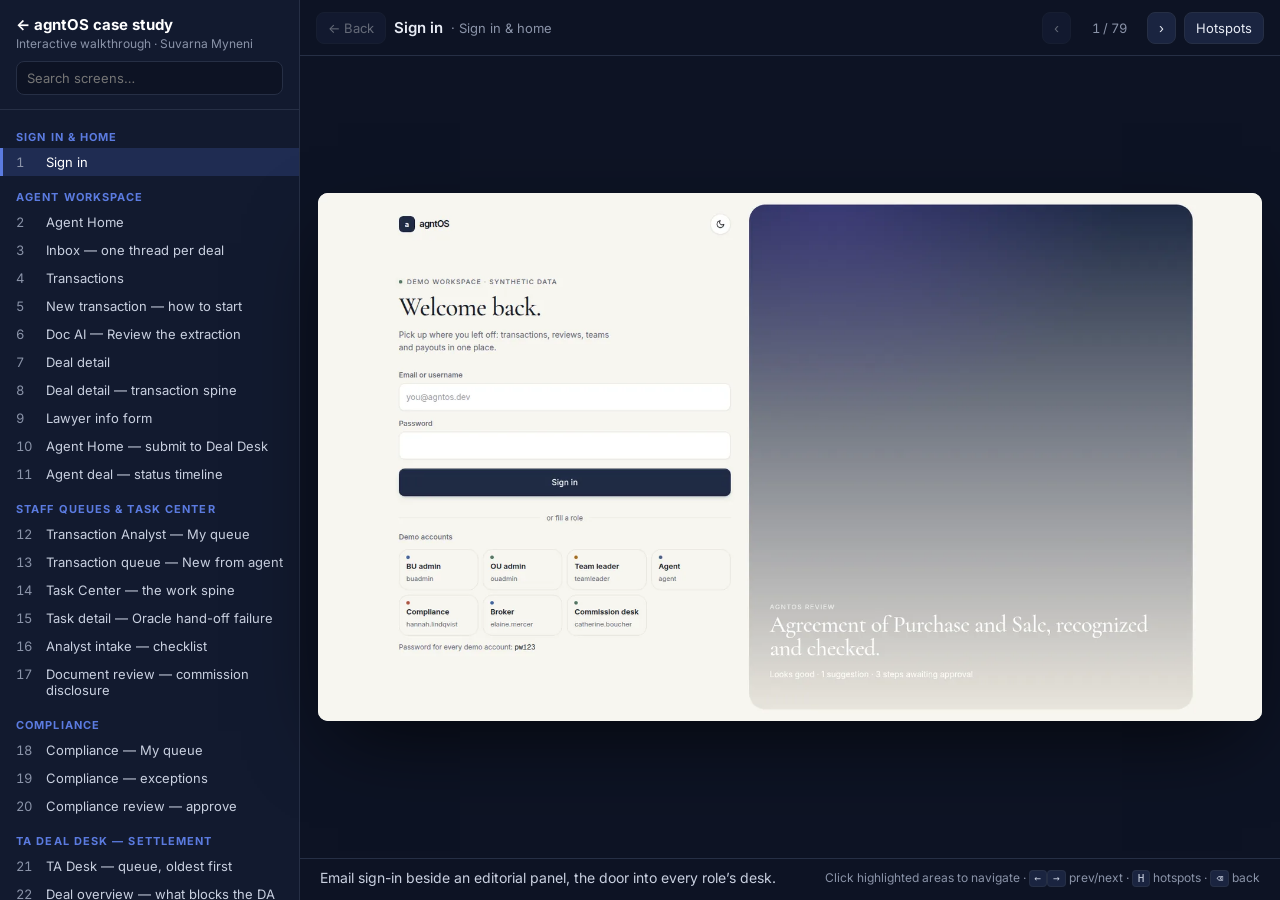
<file: agntos-case-study/walkthrough.html>
<!doctype html><html lang="en"><head><meta charset="utf-8"><meta name="viewport" content="width=device-width,initial-scale=1">
<title>agntOS — Interactive walkthrough · Suvarna Myneni</title>
<link rel="preconnect" href="https://fonts.googleapis.com"><link href="https://fonts.googleapis.com/css2?family=Inter:wght@400;500;600;700&display=swap" rel="stylesheet">
<style>
:root{--ink:#0f1b33;--muted:#8a93a8;--line:#262f45;--bg:#0d1324;--panel:#121a2f;--brand:#5b7be0;--hot:rgba(91,123,224,.28)}
*{box-sizing:border-box}html,body{height:100%;margin:0}
body{font-family:Inter,system-ui,sans-serif;background:var(--bg);color:#e8ecf5;display:grid;grid-template-columns:300px 1fr;grid-template-rows:56px 1fr auto;grid-template-areas:"side top" "side stage" "side cap";overflow:hidden}
aside{grid-area:side;background:var(--panel);border-right:1px solid var(--line);display:flex;flex-direction:column;min-height:0}
aside .head{padding:14px 16px;border-bottom:1px solid var(--line)}
aside .head a{color:#fff;text-decoration:none;font-weight:700;font-size:15px}
aside .head small{display:block;color:var(--muted);font-size:12px;margin-top:2px}
aside input{width:100%;margin-top:10px;padding:8px 10px;border-radius:8px;border:1px solid var(--line);background:#0d1324;color:#fff;font:inherit;font-size:13px}
#list{overflow:auto;padding:6px 0 20px;flex:1}
#list h4{margin:14px 16px 4px;font-size:11px;letter-spacing:.1em;text-transform:uppercase;color:var(--brand)}
#list button{display:flex;gap:8px;width:100%;text-align:left;background:none;border:0;color:#c9d0e0;padding:6px 16px;font:inherit;font-size:13px;cursor:pointer}
#list button span{color:var(--muted);font-variant-numeric:tabular-nums;min-width:22px}
#list button:hover{background:#1a2440;color:#fff}
#list button.on{background:#1f2c52;color:#fff;box-shadow:inset 3px 0 var(--brand)}
.top{grid-area:top;display:flex;align-items:center;gap:8px;padding:0 16px;border-bottom:1px solid var(--line)}
.top .t{font-weight:600;font-size:15px;white-space:nowrap;overflow:hidden;text-overflow:ellipsis}
.top .sec{color:var(--muted);font-size:13px;white-space:nowrap}
.top .sp{flex:1}
.ib{background:#1a2440;border:1px solid var(--line);color:#e8ecf5;border-radius:8px;padding:7px 11px;font:inherit;font-size:13px;cursor:pointer;white-space:nowrap}
.ib:hover{background:#243159}.ib:disabled{opacity:.4;cursor:default}
.ib.on{background:var(--brand);border-color:var(--brand)}
#count{color:var(--muted);font-size:13px;font-variant-numeric:tabular-nums;min-width:60px;text-align:center}
.stage{grid-area:stage;position:relative;display:flex;align-items:center;justify-content:center;padding:18px;min-height:0;min-width:0}
#frame{position:relative;box-shadow:0 30px 80px -20px rgba(0,0,0,.7);border-radius:10px;overflow:hidden;background:#fff}
#frame img{display:block;width:100%;height:100%;user-select:none;-webkit-user-drag:none}
#hs{position:absolute;inset:0}
#hs a{position:absolute;border-radius:6px;cursor:pointer;transition:background .25s,box-shadow .25s}
#hs a:hover{background:rgba(91,123,224,.12)}
.flash #hs a,.show #hs a{background:var(--hot);box-shadow:0 0 0 2px rgba(91,123,224,.85) inset}
.cap{grid-area:cap;padding:10px 20px 14px;border-top:1px solid var(--line);font-size:14px;color:#c9d0e0;display:flex;gap:16px;align-items:center}
.cap p{margin:0;flex:1}.cap kbd{background:#1a2440;border:1px solid var(--line);border-radius:4px;padding:1px 5px;font-size:11px;color:#c9d0e0}
.hint{color:var(--muted);font-size:12px;white-space:nowrap}
#tip{position:fixed;pointer-events:none;background:#000c;color:#fff;font-size:12px;padding:4px 8px;border-radius:6px;display:none;z-index:9}
#menuBtn{display:none}
@media(max-width:900px){body{grid-template-columns:1fr;grid-template-areas:"top" "stage" "cap"}aside{position:fixed;z-index:10;left:0;top:0;bottom:0;width:290px;transform:translateX(-100%);transition:transform .25s}body.nav aside{transform:none}#menuBtn{display:inline-block}.hint,.top .sec{display:none}}
</style></head><body>
<aside><div class="head"><a href="index.html">← agntOS case study</a><small>Interactive walkthrough · Suvarna Myneni</small><input id="q" placeholder="Search screens…" aria-label="Search screens"></div><div id="list"></div></aside>
<div class="top"><button class="ib" id="menuBtn" aria-label="Screens">☰</button><button class="ib" id="back" title="Back (Backspace)">← Back</button><div class="t" id="title"></div><div class="sec" id="sec"></div><div class="sp"></div><button class="ib" id="prev" title="Previous (←)">‹</button><span id="count"></span><button class="ib" id="next" title="Next (→)">›</button><button class="ib" id="toggle" title="Show hotspots (H)">Hotspots</button></div>
<div class="stage" id="stage"><div id="frame"><img id="img" alt=""><div id="hs"></div></div></div>
<div class="cap"><p id="desc"></p><span class="hint">Click highlighted areas to navigate · <kbd>←</kbd><kbd>→</kbd> prev/next · <kbd>H</kbd> hotspots · <kbd>⌫</kbd> back</span></div>
<div id="tip"></div>
<script src="screens.js"></script>
<script>
const S=window.SCREENS,W=1920,H=1072,idx={};S.forEach((s,i)=>idx[s.id]=i);
let cur=0,hist=[],show=false;
const $=id=>document.getElementById(id),img=$('img'),hs=$('hs'),frame=$('frame'),tip=$('tip');
// side list
function buildList(f=''){f=f.toLowerCase();let h='',last='';S.forEach((s,i)=>{if(f&&!(s.title+' '+s.section+' '+s.desc).toLowerCase().includes(f))return;if(s.section!==last){h+=`<h4>${s.section}</h4>`;last=s.section}h+=`<button data-i="${i}" class="${i===cur?'on':''}"><span>${i+1}</span>${s.title}</button>`});$('list').innerHTML=h}
$('list').onclick=e=>{const b=e.target.closest('button');if(b){go(+b.dataset.i,true);document.body.classList.remove('nav')}};
$('q').oninput=e=>buildList(e.target.value);
function fit(){const st=$('stage'),pw=st.clientWidth-36,ph=st.clientHeight-36;let w=pw,h=w*H/W;if(h>ph){h=ph;w=h*W/H}frame.style.width=w+'px';frame.style.height=h+'px'}
addEventListener('resize',fit);
function render(){const s=S[cur];img.src='img/'+s.file+'.webp';img.alt=s.title;$('title').textContent=s.title;$('sec').textContent='· '+s.section;$('desc').textContent=s.desc;$('count').textContent=(cur+1)+' / '+S.length;
hs.innerHTML=s.hotspots.map(h=>`<a href="#${h.to}" data-to="${h.to}" data-l="${h.label.replace(/"/g,'&quot;')} → ${S[idx[h.to]].title.replace(/"/g,'&quot;')}" style="left:${h.x/W*100}%;top:${h.y/H*100}%;width:${h.w/W*100}%;height:${h.h/H*100}%"></a>`).join('');
$('back').disabled=!hist.length;$('prev').disabled=cur===0;$('next').disabled=cur===S.length-1;
document.querySelectorAll('#list button').forEach(b=>b.classList.toggle('on',+b.dataset.i===cur));const on=document.querySelector('#list button.on');on&&on.scrollIntoView({block:'nearest'});
[cur-1,cur+1].forEach(j=>{if(S[j]){const p=new Image();p.src='img/'+S[j].file+'.webp'}});s.hotspots.forEach(h=>{const p=new Image();p.src='img/'+S[idx[h.to]].file+'.webp'});
document.title=s.title+' · agntOS walkthrough';if(location.hash.slice(1)!==s.id)history.replaceState(null,'','#'+s.id)}
function go(i,push){if(i<0||i>=S.length||i===cur&&push)return;if(push)hist.push(cur);cur=i;render()}
hs.onclick=e=>{const a=e.target.closest('a');if(a){e.preventDefault();e.stopPropagation();tip.style.display='none';go(idx[a.dataset.to],true)}};
frame.addEventListener('click',e=>{if(e.target.closest('#hs a'))return;frame.classList.remove('flash');void frame.offsetWidth;frame.classList.add('flash');clearTimeout(frame._t);frame._t=setTimeout(()=>frame.classList.remove('flash'),700)});
hs.onmousemove=e=>{const a=e.target.closest('a');if(a){tip.textContent=a.dataset.l;tip.style.display='block';tip.style.left=Math.min(e.clientX+14,innerWidth-tip.offsetWidth-8)+'px';tip.style.top=(e.clientY+16)+'px'}else tip.style.display='none'};
hs.onmouseleave=()=>tip.style.display='none';
$('back').onclick=()=>{if(hist.length){cur=hist.pop();render()}};
$('prev').onclick=()=>go(cur-1,true);$('next').onclick=()=>go(cur+1,true);
$('toggle').onclick=()=>{show=!show;frame.classList.toggle('show',show);$('toggle').classList.toggle('on',show)};
$('menuBtn').onclick=()=>document.body.classList.toggle('nav');
addEventListener('keydown',e=>{if(e.target.tagName==='INPUT')return;if(e.key==='ArrowRight')go(cur+1,true);else if(e.key==='ArrowLeft')go(cur-1,true);else if(e.key==='Backspace'){e.preventDefault();$('back').click()}else if(e.key==='h'||e.key==='H')$('toggle').click()});
addEventListener('hashchange',()=>{const i=idx[location.hash.slice(1)];if(i!==undefined&&i!==cur)go(i,true)});
const start=idx[location.hash.slice(1)];cur=start!==undefined?start:0;buildList();render();fit();
</script></body></html>
</file>
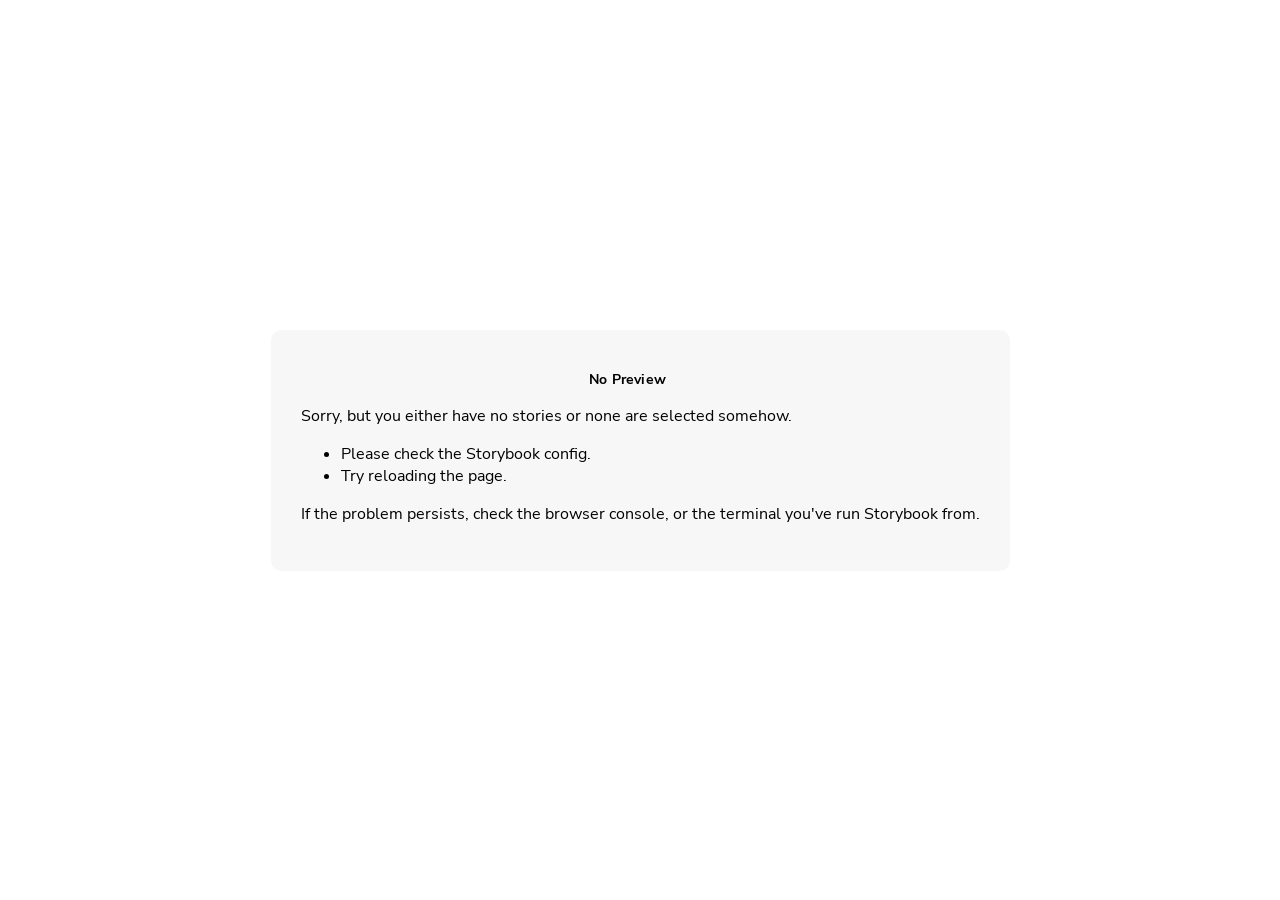
<file: agntos-design-system/iframe.html>
<!doctype html>
<!--suppress HtmlUnknownTarget -->
<html lang="en">
  <head>
    <meta charset="utf-8" />
    <title>Storybook</title>
    <meta name="viewport" content="width=device-width, initial-scale=1" />

    <style>
      @font-face {
        font-family: 'Nunito Sans';
        font-style: normal;
        font-weight: 400;
        font-display: swap;
        src: url('./sb-common-assets/nunito-sans-regular.woff2') format('woff2');
      }

      @font-face {
        font-family: 'Nunito Sans';
        font-style: italic;
        font-weight: 400;
        font-display: swap;
        src: url('./sb-common-assets/nunito-sans-italic.woff2') format('woff2');
      }

      @font-face {
        font-family: 'Nunito Sans';
        font-style: normal;
        font-weight: 700;
        font-display: swap;
        src: url('./sb-common-assets/nunito-sans-bold.woff2') format('woff2');
      }

      @font-face {
        font-family: 'Nunito Sans';
        font-style: italic;
        font-weight: 700;
        font-display: swap;
        src: url('./sb-common-assets/nunito-sans-bold-italic.woff2') format('woff2');
      }
    </style>

    <script>
      window.CONFIG_TYPE = 'PRODUCTION';
      window.LOGLEVEL = 'info';
      window.FRAMEWORK_OPTIONS = {};
      window.CHANNEL_OPTIONS = {};
      window.FEATURES = {"argTypeTargetsV7":true,"legacyDecoratorFileOrder":false,"disallowImplicitActionsInRenderV8":true};
      window.STORIES = [{"titlePrefix":"","directory":"./packages/ui/src","files":"**/*.stories.@(ts|tsx)","importPathMatcher":"^\\.[\\\\/](?:packages\\/ui\\/src(?:\\/(?!\\.)(?:(?:(?!(?:^|\\/)\\.).)*?)\\/|\\/|$)(?!\\.)(?=.)[^/]*?\\.stories\\.(ts|tsx))$"},{"titlePrefix":"","directory":"./packages/ui/src","files":"**/*.mdx","importPathMatcher":"^\\.[\\\\/](?:packages\\/ui\\/src(?:\\/(?!\\.)(?:(?:(?!(?:^|\\/)\\.).)*?)\\/|\\/|$)(?!\\.)(?=.)[^/]*?\\.mdx)$"}];
      window.DOCS_OPTIONS = {"defaultName":"Docs","autodocs":"tag"};
      window.TAGS_OPTIONS = {"dev-only":{"excludeFromDocsStories":true},"docs-only":{"excludeFromSidebar":true},"test-only":{"excludeFromSidebar":true,"excludeFromDocsStories":true}};

      

      // We do this so that "module && module.hot" etc. in Storybook source code
      // doesn't fail (it will simply be disabled)
      window.module = undefined;
      window.global = window;
    </script>
    <base target="_parent" />

<style>
  /* While we aren't showing the main block yet, but still preparing, we want everything the user
     has rendered, which may or may not be in #storybook-root, to be display none */
  .sb-show-preparing-story:not(.sb-show-main) > :not(.sb-preparing-story) {
    display: none;
  }

  .sb-show-preparing-docs:not(.sb-show-main) > :not(.sb-preparing-docs) {
    display: none;
  }

  /* Hide our own blocks when we aren't supposed to be showing them */
  :not(.sb-show-preparing-story) > .sb-preparing-story,
  :not(.sb-show-preparing-docs) > .sb-preparing-docs,
  :not(.sb-show-nopreview) > .sb-nopreview,
  :not(.sb-show-errordisplay) > .sb-errordisplay {
    display: none;
  }

  .sb-show-main.sb-main-centered {
    margin: 0;
    display: flex;
    align-items: center;
    min-height: 100vh;
  }

  .sb-show-main.sb-main-centered #storybook-root {
    box-sizing: border-box;
    margin: auto;
    padding: 1rem;
    max-height: 100%;
    /* Hack for centering correctly in IE11 */
  }

  /* Vertical centering fix for IE11 */
  @media screen and (-ms-high-contrast: none), (-ms-high-contrast: active) {
    .sb-show-main.sb-main-centered:after {
      content: '';
      min-height: inherit;
      font-size: 0;
    }
  }

  .sb-show-main.sb-main-fullscreen {
    margin: 0;
    padding: 0;
    display: block;
  }

  .sb-show-main.sb-main-padded {
    margin: 0;
    padding: 1rem;
    display: block;
    box-sizing: border-box;
  }

  .sb-wrapper {
    position: fixed;
    top: 0;
    bottom: 0;
    left: 0;
    right: 0;
    box-sizing: border-box;

    padding: 40px;
    font-family:
      'Nunito Sans',
      -apple-system,
      '.SFNSText-Regular',
      'San Francisco',
      BlinkMacSystemFont,
      'Segoe UI',
      'Helvetica Neue',
      Helvetica,
      Arial,
      sans-serif;
    -webkit-font-smoothing: antialiased;
    overflow: auto;
  }

  @media (max-width: 700px) {
    .sb-wrapper {
      padding: 20px;
    }
  }

  @media (max-width: 500px) {
    .sb-wrapper {
      padding: 10px;
    }
  }

  .sb-heading {
    font-size: 14px;
    font-weight: 600;
    letter-spacing: 0.2px;
    margin: 10px 0;
    padding-right: 25px;
  }

  .sb-nopreview {
    display: flex;
    align-content: center;
    justify-content: center;
    box-sizing: border-box;
  }

  .sb-nopreview_main {
    margin: auto;
    padding: 30px;
    border-radius: 10px;
    background: rgba(0, 0, 0, 0.03);
  }

  .sb-nopreview_heading {
    text-align: center;
  }

  .sb-errordisplay {
    background: #f6f9fc;
    color: black;
    z-index: 999999;
    width: 100vw;
    min-height: 100vh;
    box-sizing: border-box;

    & ol {
      padding-left: 18px;
      margin: 0;
    }

    & h1 {
      font-family: Nunito Sans;
      font-size: 22px;
      font-weight: 400;
      line-height: 30px;
      font-weight: normal;
      margin: 0;

      &::before {
        content: '';
        display: inline-block;
        width: 12px;
        height: 12px;
        background: #ff4400;
        border-radius: 50%;
        margin-right: 8px;
      }
    }

    & p,
    & ol {
      font-family: Nunito Sans;
      font-size: 14px;
      font-weight: 400;
      line-height: 19px;
      margin: 0;
    }

    & li + li {
      margin: 0;
      padding: 0;
      padding-top: 12px;
    }

    & a {
      color: currentColor;
    }
  }

  .sb-errordisplay_main {
    margin: auto;
    padding: 24px;
    display: flex;
    box-sizing: border-box;

    flex-direction: column;
    min-height: 100%;
    width: 100%;
    border-radius: 6px;
    background: white;
    border: 1px solid #ff0000;
    box-shadow: 0 0 64px rgba(0, 0, 0, 0.1);
    gap: 24px;
  }

  .sb-errordisplay_code {
    padding: 10px;
    flex: 1;
    background: #242424;
    color: #c6c6c6;
    box-sizing: border-box;

    font-size: 14px;
    font-weight: 400;
    line-height: 19px;
    border-radius: 4px;

    font-family: 'Operator Mono', 'Fira Code Retina', 'Fira Code', 'FiraCode-Retina', 'Andale Mono',
      'Lucida Console', Consolas, Monaco, monospace;
    margin: 0;
    overflow: auto;
  }

  .sb-errordisplay pre {
    white-space: pre-wrap;
    white-space: revert;
  }

  @-webkit-keyframes sb-rotate360 {
    from {
      transform: rotate(0deg);
    }

    to {
      transform: rotate(360deg);
    }
  }

  @keyframes sb-rotate360 {
    from {
      transform: rotate(0deg);
    }

    to {
      transform: rotate(360deg);
    }
  }

  @-webkit-keyframes sb-glow {
    0%,
    100% {
      opacity: 1;
    }

    50% {
      opacity: 0.4;
    }
  }

  @keyframes sb-glow {
    0%,
    100% {
      opacity: 1;
    }

    50% {
      opacity: 0.4;
    }
  }

  /* We display the preparing loaders *over* the rendering story */
  .sb-preparing-story,
  .sb-preparing-docs {
    background-color: white;
    /* Maximum possible z-index. It would be better to use stacking contexts to ensure it's always
    on top, but this isn't possible as it would require making CSS changes that could affect user code */
    z-index: 2147483647;
  }

  .sb-loader {
    -webkit-animation: sb-rotate360 0.7s linear infinite;
    animation: sb-rotate360 0.7s linear infinite;
    border-color: rgba(97, 97, 97, 0.29);
    border-radius: 50%;
    border-style: solid;
    border-top-color: #646464;
    border-width: 2px;
    display: inline-block;
    height: 32px;
    left: 50%;
    margin-left: -16px;
    margin-top: -16px;
    mix-blend-mode: difference;
    overflow: hidden;
    position: absolute;
    top: 50%;
    transition: all 200ms ease-out;
    vertical-align: top;
    width: 32px;
    z-index: 4;
  }

  .sb-previewBlock {
    background: #fff;
    border: 1px solid rgba(0, 0, 0, 0.1);
    border-radius: 4px;
    box-shadow: rgba(0, 0, 0, 0.1) 0 1px 3px 0;
    margin: 25px auto 40px;
    max-width: 600px;
  }

  .sb-previewBlock_header {
    align-items: center;
    box-shadow: rgba(0, 0, 0, 0.1) 0 -1px 0 0 inset;
    display: flex;
    gap: 14px;
    height: 40px;
    padding: 0 12px;
  }

  .sb-previewBlock_icon {
    -webkit-animation: sb-glow 1.5s ease-in-out infinite;
    animation: sb-glow 1.5s ease-in-out infinite;
    background: #e6e6e6;
    height: 14px;
    width: 14px;
  }

  .sb-previewBlock_icon:last-child {
    margin-left: auto;
  }

  .sb-previewBlock_body {
    -webkit-animation: sb-glow 1.5s ease-in-out infinite;
    animation: sb-glow 1.5s ease-in-out infinite;
    height: 182px;
    position: relative;
  }

  .sb-argstableBlock {
    border-collapse: collapse;
    border-spacing: 0;
    font-size: 13px;
    line-height: 20px;
    margin: 25px auto 40px;
    max-width: 600px;
    text-align: left;
    width: 100%;
  }

  .sb-argstableBlock th:first-of-type,
  .sb-argstableBlock td:first-of-type {
    padding-left: 20px;
  }

  .sb-argstableBlock th:nth-of-type(2),
  .sb-argstableBlock td:nth-of-type(2) {
    width: 35%;
  }

  .sb-argstableBlock th:nth-of-type(3),
  .sb-argstableBlock td:nth-of-type(3) {
    width: 15%;
  }

  .sb-argstableBlock th:last-of-type,
  .sb-argstableBlock td:last-of-type {
    width: 25%;
    padding-right: 20px;
  }

  .sb-argstableBlock th span,
  .sb-argstableBlock td span {
    -webkit-animation: sb-glow 1.5s ease-in-out infinite;
    animation: sb-glow 1.5s ease-in-out infinite;
    background-color: rgba(0, 0, 0, 0.1);
    border-radius: 0;
    box-shadow: none;
    color: transparent;
  }

  .sb-argstableBlock th {
    padding: 10px 15px;
  }

  .sb-argstableBlock-body {
    border-radius: 4px;
    box-shadow:
      rgba(0, 0, 0, 0.1) 0 1px 3px 1px,
      rgba(0, 0, 0, 0.065) 0 0 0 1px;
  }

  .sb-argstableBlock-body tr {
    background: transparent;
    overflow: hidden;
  }

  .sb-argstableBlock-body tr:not(:first-child) {
    border-top: 1px solid #e6e6e6;
  }

  .sb-argstableBlock-body tr:first-child td:first-child {
    border-top-left-radius: 4px;
  }

  .sb-argstableBlock-body tr:first-child td:last-child {
    border-top-right-radius: 4px;
  }

  .sb-argstableBlock-body tr:last-child td:first-child {
    border-bottom-left-radius: 4px;
  }

  .sb-argstableBlock-body tr:last-child td:last-child {
    border-bottom-right-radius: 4px;
  }

  .sb-argstableBlock-body td {
    background: #fff;
    padding-bottom: 10px;
    padding-top: 10px;
    vertical-align: top;
  }

  .sb-argstableBlock-body td:not(:first-of-type) {
    padding-left: 15px;
    padding-right: 15px;
  }

  .sb-argstableBlock-body button {
    -webkit-animation: sb-glow 1.5s ease-in-out infinite;
    animation: sb-glow 1.5s ease-in-out infinite;
    background-color: rgba(0, 0, 0, 0.1);
    border: 0;
    border-radius: 0;
    box-shadow: none;
    color: transparent;
    display: inline;
    font-size: 12px;
    line-height: 1;
    padding: 10px 16px;
  }

  .sb-argstableBlock-summary {
    margin-top: 4px;
  }

  .sb-argstableBlock-code {
    margin-right: 4px;
    margin-bottom: 4px;
    padding: 2px 5px;
  }
</style>

<script>
  /* globals window */
  /* eslint-disable no-underscore-dangle */
  try {
    if (window.top !== window) {
      window.__REACT_DEVTOOLS_GLOBAL_HOOK__ = window.top.__REACT_DEVTOOLS_GLOBAL_HOOK__;
      window.__VUE_DEVTOOLS_GLOBAL_HOOK__ = window.top.__VUE_DEVTOOLS_GLOBAL_HOOK__;
      window.top.__VUE_DEVTOOLS_CONTEXT__ = window.document;
    }
  } catch (e) {
    // eslint-disable-next-line no-console
    console.warn('unable to connect to top frame for connecting dev tools');
  }
</script>

    <script type="module" crossorigin src="/agntos-design-system/assets/iframe-3qf4Sp3X.js"></script>
  </head>

  <body>
    <div class="sb-preparing-story sb-wrapper">
  <div class="sb-loader"></div>
</div>

<div class="sb-preparing-docs sb-wrapper">
  <div class="sb-previewBlock">
    <div class="sb-previewBlock_header">
      <div class="sb-previewBlock_icon"></div>
      <div class="sb-previewBlock_icon"></div>
      <div class="sb-previewBlock_icon"></div>
      <div class="sb-previewBlock_icon"></div>
    </div>
    <div class="sb-previewBlock_body">
      <div class="sb-loader"></div>
    </div>
  </div>
  <table aria-hidden="true" class="sb-argstableBlock">
    <thead class="sb-argstableBlock-head">
      <tr>
        <th><span>Name</span></th>
        <th><span>Description</span></th>
        <th><span>Default</span></th>
        <th><span>Control </span></th>
      </tr>
    </thead>
    <tbody class="sb-argstableBlock-body">
      <tr>
        <td><span>propertyName</span><span title="Required">*</span></td>
        <td>
          <div><span>This is a short description</span></div>
          <div class="sb-argstableBlock-summary">
            <div><span class="sb-argstableBlock-code">summary</span></div>
          </div>
        </td>
        <td>
          <div><span class="sb-argstableBlock-code">defaultValue</span></div>
        </td>
        <td><button>Set string</button></td>
      </tr>
      <tr>
        <td><span>propertyName</span><span>*</span></td>
        <td>
          <div><span>This is a short description</span></div>
          <div class="sb-argstableBlock-summary">
            <div><span class="sb-argstableBlock-code">summary</span></div>
          </div>
        </td>
        <td>
          <div><span class="sb-argstableBlock-code">defaultValue</span></div>
        </td>
        <td><button>Set string</button></td>
      </tr>
      <tr>
        <td><span>propertyName</span><span>*</span></td>
        <td>
          <div><span>This is a short description</span></div>
          <div class="sb-argstableBlock-summary">
            <div><span class="sb-argstableBlock-code">summary</span></div>
          </div>
        </td>
        <td>
          <div><span class="sb-argstableBlock-code">defaultValue</span></div>
        </td>
        <td><button>Set string</button></td>
      </tr>
    </tbody>
  </table>
</div>

<div class="sb-nopreview sb-wrapper">
  <div class="sb-nopreview_main">
    <h1 class="sb-nopreview_heading sb-heading">No Preview</h1>
    <p>Sorry, but you either have no stories or none are selected somehow.</p>
    <ul>
      <li>Please check the Storybook config.</li>
      <li>Try reloading the page.</li>
    </ul>
    <p>
      If the problem persists, check the browser console, or the terminal you've run Storybook from.
    </p>
  </div>
</div>

<div class="sb-errordisplay sb-wrapper">
  <div class="sb-errordisplay_main">
    <h1 id="error-message"></h1>
    <p>
      The component failed to render properly, likely due to a configuration issue in Storybook.
      Here are some common causes and how you can address them:
    </p>
    <ol>
      <li>
        <strong>Missing Context/Providers</strong>: You can use decorators to supply specific
        contexts or providers, which are sometimes necessary for components to render correctly. For
        detailed instructions on using decorators, please visit the
        <a href="https://storybook.js.org/docs/writing-stories/decorators"
          >Decorators documentation</a
        >.
      </li>
      <li>
        <strong>Misconfigured Webpack or Vite</strong>: Verify that Storybook picks up all necessary
        settings for loaders, plugins, and other relevant parameters. You can find step-by-step
        guides for configuring
        <a href="https://storybook.js.org/docs/builders/webpack">Webpack</a> or
        <a href="https://storybook.js.org/docs/builders/vite">Vite</a>
        with Storybook.
      </li>
      <li>
        <strong>Missing Environment Variables</strong>: Your Storybook may require specific
        environment variables to function as intended. You can set up custom environment variables
        as outlined in the
        <a href="https://storybook.js.org/docs/configure/environment-variables"
          >Environment Variables documentation</a
        >.
      </li>
    </ol>
    <pre class="sb-errordisplay_code"><code id="error-stack"></code></pre>
  </div>
</div>

    <div id="storybook-root"></div>
    <div id="storybook-docs"></div>
    <script>
      // eslint-disable-next-line no-underscore-dangle, @typescript-eslint/naming-convention
      function __onViteAppLoadingError(event) {
        const hostname = globalThis.location.hostname;
        if (hostname !== 'localhost' && globalThis.CONFIG_TYPE === 'DEVELOPMENT') {
          const message = `Failed to load the Storybook preview file 'vite-app.js':

It looks like you're visiting the Storybook development server on another hostname than localhost: '${hostname}', but you haven't configured the necessary security features to support this.
Please re-run your Storybook development server with the '--host ${hostname}' flag, or manually configure your Vite allowedHosts configuration with viteFinal.

See:`;
          const docs = [
            'https://storybook.js.org/docs/api/cli-options#dev',
            'https://storybook.js.org/docs/api/main-config/main-config-vite-final',
            'https://vite.dev/config/server-options.html#server-allowedhosts',
          ];
          console.error(`${message}\n${docs.map((doc) => `- ${doc}`).join('\n')}`);

          document.getElementById('storybook-root').innerHTML =
            `<p style="color: red; max-width: 70ch">${message.replaceAll(
              '\n',
              '<br/>'
            )}<ul>${docs.map((doc) => `<li><a href='${doc}' target='_blank'>${doc}</a></li>`).join('')}<ul></p>`;
          return;
        }
      }
    </script>
  </body>
</html>
</file>
<file: css/styles.css>
/* General Sans and Switzer are self-hosted from Fontshare under the ITF Free Font License. */
@font-face {
  font-family: "General Sans";
  font-style: normal;
  font-weight: 500;
  font-display: swap;
  src: url("../assets/fonts/general-sans-500.woff2") format("woff2");
}

@font-face {
  font-family: "General Sans";
  font-style: normal;
  font-weight: 600;
  font-display: swap;
  src: url("../assets/fonts/general-sans-600.woff2") format("woff2");
}

@font-face {
  font-family: "General Sans";
  font-style: normal;
  font-weight: 700;
  font-display: swap;
  src: url("../assets/fonts/general-sans-700.woff2") format("woff2");
}

@font-face {
  font-family: Switzer;
  font-style: normal;
  font-weight: 400;
  font-display: swap;
  src: url("../assets/fonts/switzer-400.woff2") format("woff2");
}

@font-face {
  font-family: Switzer;
  font-style: normal;
  font-weight: 500;
  font-display: swap;
  src: url("../assets/fonts/switzer-500.woff2") format("woff2");
}

@font-face {
  font-family: Switzer;
  font-style: normal;
  font-weight: 600;
  font-display: swap;
  src: url("../assets/fonts/switzer-600.woff2") format("woff2");
}

:root {
  --navy: #2b3236;
  --ink: #2b3236;
  --bg: #fdf0e2;
  --paper: #fdf0e2;
  --accent: #a34728;
  --white: #fffdfb;
  --muted: #41484c;
  --line: rgba(43, 50, 54, 0.1);
  --max: 1120px;
  --gutter: max(20px, calc((100% - var(--max)) / 2));
  --header: 76px;
  --shadow: 0 16px 40px rgba(120, 70, 50, 0.08);
  --radius: 22px;
  --display: "General Sans", Switzer, "Segoe UI", sans-serif;
  --sans: Switzer, "Segoe UI", sans-serif;
}

*,
*::before,
*::after {
  box-sizing: border-box;
}

html {
  scroll-behavior: smooth;
}

body {
  margin: 0;
  background-color: var(--bg);
  background-image: radial-gradient(rgba(43, 50, 54, 0.16) 1.1px, transparent 1.2px);
  background-size: 22px 22px;
  color: var(--ink);
  font-family: var(--sans);
  font-size: 1.0625rem;
  line-height: 1.5;
  text-rendering: optimizeLegibility;
  -webkit-font-smoothing: antialiased;
  overflow-x: clip;
}

img {
  max-width: 100%;
  display: block;
}

h1,
h2,
h3,
p {
  margin: 0;
}

a {
  color: inherit;
}

:focus-visible {
  outline: 2px solid var(--accent);
  outline-offset: 3px;
}

::selection {
  background: var(--accent);
  color: var(--white);
}

.skip-link {
  position: absolute;
  left: 16px;
  top: -48px;
  z-index: 40;
  background: var(--white);
  color: var(--navy);
  padding: 8px 12px;
  border-radius: 8px;
}

.skip-link:focus {
  top: 12px;
}

.sr-only {
  position: absolute;
  width: 1px;
  height: 1px;
  padding: 0;
  margin: -1px;
  overflow: hidden;
  clip: rect(0, 0, 0, 0);
  white-space: nowrap;
  border: 0;
}

.wrap {
  width: min(var(--max), calc(100% - 40px));
  margin-inline: auto;
}

.site-header {
  position: fixed;
  inset: 0 0 auto 0;
  z-index: 20;
  padding-top: env(safe-area-inset-top);
  color: var(--white);
  transition: background 0.3s ease, color 0.3s ease, box-shadow 0.3s ease;
}

.header-inner {
  display: flex;
  align-items: center;
  justify-content: space-between;
  gap: 16px;
  min-height: var(--header);
}

.brand-chip {
  display: flex;
  flex-direction: column;
  gap: 1px;
  text-decoration: none;
  background: rgba(255, 255, 255, 0.94);
  color: var(--navy);
  border-radius: 999px;
  padding: 8px 16px 8px 14px;
  line-height: 1.2;
  box-shadow: 0 8px 24px rgba(11, 31, 58, 0.12);
}

.brand-name {
  font-weight: 700;
  font-size: 0.95rem;
  letter-spacing: -0.02em;
}

.brand-role {
  font-size: 0.72rem;
  font-weight: 500;
  color: var(--muted);
}

.site-nav {
  display: flex;
  align-items: center;
  gap: 22px;
}

.site-nav a {
  color: var(--white);
  text-decoration: none;
  font-size: 0.95rem;
  font-weight: 600;
}

.site-nav a:hover,
.site-nav a[aria-current="true"] {
  text-decoration: underline;
  text-underline-offset: 6px;
}

.site-header.is-solid {
  background: rgba(244, 247, 251, 0.92);
  color: var(--navy);
  box-shadow: 0 1px 0 rgba(11, 31, 58, 0.06);
  backdrop-filter: blur(16px);
}

.site-header.is-solid .site-nav a {
  color: var(--navy);
}

.site-header.is-solid .brand-chip {
  background: var(--white);
  box-shadow: 0 0 0 1px rgba(11, 31, 58, 0.08);
}

.hero-stage {
  position: relative;
  min-height: 100vh;
  min-height: 100dvh;
  background: var(--navy);
  overflow: hidden;
  color: var(--white);
}

.has-zoom .hero-stage {
  position: fixed;
  inset: 0 auto auto 0;
  width: 100%;
  height: var(--vh, 100dvh);
  min-height: 0;
  z-index: 2;
}

.hero-spacer {
  display: none;
}

.has-zoom .hero-spacer {
  display: block;
  height: var(--spacer, 235vh);
}

.scene {
  position: absolute;
  inset: 0;
}

.has-zoom .scene {
  inset: auto;
  top: 0;
  left: 0;
  width: 100%;
  height: 100%;
  transform-origin: 0 0;
  will-change: transform;
}

.scene img {
  width: 100%;
  height: 100%;
  object-fit: cover;
  object-position: center center;
}

.hero-scrim {
  position: absolute;
  inset: 0;
  background:
    linear-gradient(180deg, rgba(11, 31, 58, 0.55) 0%, rgba(11, 31, 58, 0.12) 28%, transparent 46%),
    linear-gradient(180deg, transparent 62%, rgba(11, 31, 58, 0.28) 100%);
  pointer-events: none;
}

.veil {
  position: absolute;
  inset: 0;
  background: var(--bg);
  opacity: 0;
  pointer-events: none;
  z-index: 2;
}

.hero-copy {
  position: absolute;
  z-index: 3;
  left: max(24px, calc((100% - var(--max)) / 2));
  right: max(24px, calc((100% - var(--max)) / 2));
  top: calc(env(safe-area-inset-top) + 108px);
  display: grid;
  grid-template-columns: minmax(0, 1.15fr) minmax(240px, 0.85fr);
  gap: 28px 40px;
  align-items: start;
}

.hero-copy h1 {
  font-size: clamp(2rem, 3.15vw, 3rem);
  font-weight: 600;
  letter-spacing: -0.04em;
  line-height: 1.02;
  max-width: 11em;
  text-shadow: 0 10px 30px rgba(11, 31, 58, 0.28);
}

.h1-mark {
  display: block;
  margin-top: 0.08em;
  text-decoration: underline;
  text-decoration-color: var(--accent);
  text-decoration-thickness: 3px;
  text-underline-offset: 0.12em;
}

.hero-sub {
  margin: 0.35em 0 0;
  max-width: 34rem;
  font-size: clamp(0.98rem, 1.05vw, 1.08rem);
  line-height: 1.5;
  color: #f7f9fc;
  text-shadow: 0 1px 14px rgba(11, 31, 58, 0.45);
}

.scroll-pill {
  position: absolute;
  z-index: 4;
  left: 50%;
  bottom: calc(8px + env(safe-area-inset-bottom));
  transform: translateX(-50%);
  display: flex;
  align-items: center;
  gap: 10px;
  margin: 0;
  padding: 8px 14px 8px 16px;
  border-radius: 999px;
  background: rgba(11, 31, 58, 0.78);
  color: var(--white);
  font-size: 0.86rem;
  line-height: 1.3;
  white-space: nowrap;
  box-shadow: 0 10px 30px rgba(0, 0, 0, 0.2);
  backdrop-filter: blur(12px);
}

.scroll-pill-label {
  display: inline-flex;
  align-items: center;
  gap: 8px;
}

.has-zoom .scroll-pill-label::before {
  content: "";
  width: 7px;
  height: 7px;
  border-right: 1.5px solid var(--white);
  border-bottom: 1.5px solid var(--white);
  transform: rotate(45deg) translateY(-2px);
  animation: bob 1.6s ease-in-out infinite;
}

.scroll-pill a {
  color: #d6e4ff;
  font-weight: 600;
}

.scroll-pill a:hover {
  color: var(--white);
}

.when-static {
  display: none;
}

.has-zoom .when-motion {
  display: inline;
}

.has-zoom .when-static {
  display: none;
}

.when-motion {
  display: none;
}

.when-static {
  display: inline;
}

@keyframes bob {
  0%,
  100% {
    transform: rotate(45deg) translateY(-3px);
  }
  50% {
    transform: rotate(45deg) translateY(2px);
  }
}

.panel {
  position: relative;
  z-index: 3;
  background: var(--bg);
  padding: 112px 0 88px;
}

.panel-white {
  background: var(--white);
}

.section-head {
  display: flex;
  align-items: flex-end;
  justify-content: space-between;
  gap: 24px;
  margin-bottom: 28px;
}

.section-head h2,
.about-copy h2,
.contact-copy h2 {
  font-size: clamp(2rem, 3vw, 2.75rem);
  font-weight: 600;
  letter-spacing: -0.035em;
  line-height: 1.1;
}

.section-count {
  margin: 0 0 6px;
  color: var(--muted);
  font-size: 0.92rem;
  font-weight: 600;
}

.featured {
  display: grid;
  gap: 22px;
}

.feature-pair,
.work-grid {
  display: grid;
  gap: 22px;
}

.feature-pair {
  grid-template-columns: 1fr 1fr;
}

.work-grid {
  grid-template-columns: repeat(3, 1fr);
  margin-top: 22px;
}

.project {
  display: flex;
  flex-direction: column;
  min-height: 100%;
  background: var(--white);
  border-radius: var(--radius);
  border: 1px solid var(--line);
  box-shadow: var(--shadow);
  overflow: hidden;
  transform-style: preserve-3d;
  transition: transform 0.45s ease, box-shadow 0.45s ease;
}

.panel-white .project {
  background: var(--bg);
}

.project:hover {
  box-shadow: 0 22px 50px rgba(11, 31, 58, 0.1);
}

.feature-lead {
  display: grid;
  grid-template-columns: 1.15fr 0.85fr;
  min-height: 430px;
}

.feature-lead .thumb {
  min-height: 320px;
}

.feature .thumb {
  min-height: 230px;
}

.thumb {
  position: relative;
  display: flex;
  align-items: flex-end;
  min-height: 168px;
  padding: 20px;
  color: var(--white);
  isolation: isolate;
  overflow: hidden;
}

.thumb::before {
  content: "";
  position: absolute;
  z-index: -1;
  left: 0;
  right: 0;
  bottom: 0;
  height: 58%;
  background: linear-gradient(transparent, rgba(11, 31, 58, 0.5));
}

.thumb::after {
  content: "";
  position: absolute;
  z-index: -1;
  width: 70%;
  height: 80%;
  right: -12%;
  top: -30%;
  background: radial-gradient(circle, rgba(255, 255, 255, 0.32), transparent 68%);
}

.thumb-index {
  position: absolute;
  top: 16px;
  left: 18px;
  font-size: 0.75rem;
  font-weight: 700;
  letter-spacing: 0.14em;
  opacity: 0.8;
}

.thumb-name {
  position: relative;
  font-size: clamp(1.45rem, 2vw, 2rem);
  font-weight: 700;
  letter-spacing: -0.03em;
  line-height: 1.05;
  max-width: 12ch;
}

.project-body {
  display: flex;
  flex-direction: column;
  align-items: flex-start;
  gap: 14px;
  padding: 22px 22px 24px;
  flex: 1;
}

.feature-lead .project-body {
  padding: 32px 32px 28px;
  justify-content: center;
}

.project h3 {
  font-size: 1.2rem;
  font-weight: 700;
  letter-spacing: -0.02em;
  line-height: 1.25;
}

.feature-lead h3,
.feature h3 {
  font-size: 1.45rem;
}

.project p {
  color: var(--muted);
  font-size: 0.98rem;
  line-height: 1.55;
}

.tags {
  display: flex;
  flex-wrap: wrap;
  gap: 8px;
  list-style: none;
  padding: 0;
  margin: 0;
}

.tags li {
  font-size: 0.75rem;
  font-weight: 700;
  letter-spacing: 0.01em;
  padding: 4px 10px;
  border-radius: 999px;
  background: #e7eefb;
  color: var(--navy);
}

.case-link {
  display: inline-flex;
  align-items: center;
  gap: 8px;
  margin-top: auto;
  background: var(--navy);
  color: var(--white);
  text-decoration: none;
  font-weight: 700;
  font-size: 0.95rem;
  padding: 12px 16px;
  border-radius: 999px;
  transition: background 0.2s ease;
}

.case-link:hover {
  background: var(--accent);
}

.case-link svg {
  width: 16px;
  height: 16px;
  flex: none;
}

.t1 { background: linear-gradient(145deg, #0b1f3a 0%, #2f6fed 100%); }
.t2 { background: linear-gradient(160deg, #10243f 0%, #6d88b0 100%); }
.t3 { background: linear-gradient(150deg, #16325c 10%, #8fb4ff 70%, #f0c9d4 140%); }
.t4 { background: linear-gradient(155deg, #0e2744, #3d6b8a); }
.t5 { background: linear-gradient(160deg, #1a365d, #7aa2e3); }
.t6 { background: linear-gradient(155deg, #0b1f3a, #8eaa98); }
.t7 { background: linear-gradient(155deg, #1c314e, #c9bfb2); }
.t8 { background: linear-gradient(160deg, #121a2b, #2f6fed); }
.t9 { background: linear-gradient(155deg, #0b1f3a, #5c6b8a); }
.t10 { background: linear-gradient(160deg, #18283f, #7f93ad); }

.reveal {
  opacity: 0;
  transform: translateY(30px);
  transition: opacity 1s cubic-bezier(0.16, 1, 0.3, 1), transform 1s cubic-bezier(0.16, 1, 0.3, 1);
}

.reveal.is-visible {
  opacity: 1;
  transform: none;
}

.timeline {
  list-style: none;
  margin: 36px 0 0;
  padding: 0;
  display: grid;
  gap: 0;
  max-width: 760px;
}

.timeline li {
  display: grid;
  grid-template-columns: 190px 28px 1fr;
  gap: 8px 18px;
  padding-bottom: 32px;
}

.when {
  margin: 2px 0 0;
  color: var(--muted);
  font-size: 0.95rem;
  font-weight: 600;
}

.marker {
  position: relative;
}

.marker::before {
  content: "";
  position: absolute;
  left: 50%;
  top: 4px;
  bottom: -36px;
  width: 2px;
  background: #d5deea;
  transform: translateX(-50%);
}

.timeline li:last-child .marker::before {
  bottom: auto;
  height: 14px;
}

.marker::after {
  content: "";
  position: absolute;
  left: 50%;
  top: 6px;
  width: 12px;
  height: 12px;
  border-radius: 50%;
  background: var(--white);
  border: 2px solid var(--navy);
  transform: translateX(-50%);
}

.panel .marker::after {
  background: var(--bg);
}

.is-current .marker::after {
  background: var(--accent);
  border-color: var(--accent);
  box-shadow: 0 0 0 4px rgba(47, 111, 237, 0.16);
}

.timeline h3 {
  font-size: 1.25rem;
  letter-spacing: -0.02em;
  font-weight: 700;
}

.role,
.study {
  color: var(--muted);
  margin-top: 4px;
}

.item-kicker {
  margin: 0 0 4px;
  font-size: 0.75rem;
  font-weight: 700;
  letter-spacing: 0.14em;
  text-transform: uppercase;
  color: #1a4ec4;
}

.about-grid {
  display: grid;
  grid-template-columns: 1.4fr 0.8fr;
  gap: 48px;
  align-items: start;
}

.about-copy p {
  margin-top: 18px;
  max-width: 62ch;
  font-size: 1.12rem;
  line-height: 1.65;
  color: #24344a;
}

.facts {
  list-style: none;
  margin: 8px 0 0;
  padding: 0;
  display: grid;
  gap: 18px;
}

.facts li {
  padding-top: 14px;
  border-top: 1px solid var(--line);
  font-weight: 700;
  letter-spacing: -0.02em;
}

.facts span {
  display: block;
  margin-bottom: 4px;
  font-size: 0.75rem;
  font-weight: 700;
  letter-spacing: 0.12em;
  text-transform: uppercase;
  color: var(--muted);
}

.contact-note {
  margin-top: 12px;
  color: var(--muted);
}

.email {
  display: inline-block;
  margin-top: 18px;
  font-size: clamp(1.4rem, 3vw, 2.15rem);
  font-weight: 700;
  letter-spacing: -0.03em;
  color: var(--navy);
  text-decoration: none;
  border-bottom: 2px solid var(--accent);
}

.email:hover {
  color: var(--accent);
}

.contact-links {
  display: flex;
  flex-wrap: wrap;
  gap: 12px 22px;
  list-style: none;
  margin: 22px 0 0;
  padding: 0;
}

.contact-links a {
  font-weight: 700;
  text-decoration: none;
  border-bottom: 1px solid rgba(11, 31, 58, 0.3);
}

.contact-links a:hover {
  border-bottom-color: var(--accent);
  color: #1a4ec4;
}

.site-footer {
  position: relative;
  z-index: 3;
  background: var(--navy);
  color: var(--white);
  padding: 28px 0 calc(28px + env(safe-area-inset-bottom));
}

.footer-row {
  display: flex;
  justify-content: space-between;
  gap: 12px 24px;
  flex-wrap: wrap;
  font-size: 0.95rem;
}

.footer-row p:last-child {
  color: #d6e4ff;
}

@media (max-width: 980px) {
  .feature-lead,
  .about-grid {
    grid-template-columns: 1fr;
  }

  .work-grid {
    grid-template-columns: 1fr 1fr;
  }
}

@media (max-width: 720px) {
  :root {
    --header: auto;
  }

  .header-inner {
    flex-wrap: wrap;
    padding: 10px 0;
  }

  .site-nav {
    width: 100%;
    justify-content: flex-start;
    gap: 18px;
    padding-bottom: 8px;
  }

  .feature-pair,
  .work-grid {
    grid-template-columns: 1fr;
  }

  .timeline li {
    grid-template-columns: 28px 1fr;
  }

  .when {
    grid-column: 2;
    grid-row: 1;
  }

  .marker {
    grid-column: 1;
    grid-row: 1 / span 2;
  }

  .timeline li > div:last-child {
    grid-column: 2;
    grid-row: 2;
  }

  .scroll-pill {
    white-space: normal;
    text-align: center;
    max-width: calc(100% - 32px);
    justify-content: center;
  }

  .panel {
    padding: 96px 0 64px;
  }
}

@media (max-width: 380px) {
  .wrap {
    width: calc(100% - 32px);
  }

  .brand-role {
    font-size: 0.68rem;
  }

  .site-nav {
    gap: 14px;
  }

  .site-nav a {
    font-size: 0.9rem;
  }
}

@media (prefers-reduced-motion: reduce) {
  html {
    scroll-behavior: auto;
  }

  *,
  *::before,
  *::after {
    animation: none !important;
    transition: none !important;
  }

  .reveal {
    opacity: 1;
    transform: none;
  }

  .has-zoom .scroll-pill-label,
  .has-zoom .when-motion {
    display: none;
  }

  .has-zoom .when-static {
    display: inline;
  }
}
</file>
<file: css/effects.css>
/* Round-1 interaction layer. Visuals use the site palette only. */

html.has-motion {
  scroll-behavior: auto;
}

html.lenis,
html.lenis body {
  height: auto;
}

.lenis.lenis-smooth iframe {
  pointer-events: none;
}

:root {
  --paper: #ffffff;
  --dusk: #e7d5de;
}

body {
  background: var(--bg);
}

.panel-white,
.project {
  background: var(--paper);
}

/* Frosted pills. The header bar stays clear so only the pills read as glass. */

.site-header,
.site-header.is-solid {
  background: transparent;
  box-shadow: none;
  backdrop-filter: none;
  color: var(--navy);
}

.brand-chip,
.nav-menu,
.nav-toggle {
  background: rgba(255, 255, 255, 0.72);
  border: 1px solid rgba(255, 255, 255, 0.62);
  box-shadow: 0 10px 28px rgba(11, 31, 58, 0.1);
  backdrop-filter: blur(16px) saturate(1.35);
  -webkit-backdrop-filter: blur(16px) saturate(1.35);
}

.site-header.is-solid .brand-chip,
.site-header.is-solid .nav-menu,
.site-header.is-solid .nav-toggle {
  background: rgba(255, 255, 255, 0.9);
}

.site-nav {
  position: relative;
}

.nav-menu {
  display: flex;
  align-items: center;
  gap: 2px;
  padding: 5px;
  border-radius: 999px;
}

.nav-menu a {
  color: var(--navy);
  text-decoration: none;
  font-size: 0.95rem;
  font-weight: 600;
  padding: 8px 14px;
  border-radius: 999px;
}

.nav-menu a:hover,
.nav-menu a[aria-current="true"] {
  text-decoration: none;
  background: rgba(47, 111, 237, 0.12);
}

.nav-toggle {
  display: none;
  font: inherit;
  font-weight: 700;
  font-size: 0.95rem;
  color: var(--navy);
  border-radius: 999px;
  padding: 10px 16px;
}

.nav-backdrop {
  position: fixed;
  inset: 0;
  z-index: 19;
  background: rgba(11, 31, 58, 0.42);
}

.nav-backdrop[hidden] {
  display: none;
}

.mobile-top-fade {
  display: none;
}

/* Headline words rise in on load. The heading stays hidden until .ready so the first paint does not flash. */

html.has-motion:not(.ready) .hero-sub,
html.has-motion:not(.ready) .scroll-pill {
  opacity: 0;
}

html.has-motion .hero-copy h1 .word {
  display: inline-block;
  transform: translateY(0.28em);
}

html.has-motion.ready .hero-copy h1 .word {
  transform: none;
  transition: transform 0.45s cubic-bezier(0.16, 0.84, 0.24, 1);
  transition-delay: var(--d, 0ms);
}

html.has-motion.ready .hero-sub,
html.has-motion.ready .scroll-pill {
  transition: opacity 0.55s ease 0.4s;
}

/* Idle bob, sky parallax layers. */

.scene-bob,
.scene-shift,
.sky-wash,
.seed-field {
  position: absolute;
  inset: 0;
}

.sky-wash {
  inset: -6%;
  background:
    radial-gradient(ellipse at 18% 0%, rgba(214, 226, 248, 0.55), transparent 46%),
    radial-gradient(ellipse at 78% 8%, rgba(232, 210, 220, 0.4), transparent 42%);
  pointer-events: none;
}

html.has-motion .scene-bob {
  animation: desk-bob 7s ease-in-out infinite;
  will-change: transform;
}

html.has-zoom .scene-bob {
  animation: none;
}

html.is-stack .scene-bob {
  animation: none;
  will-change: auto;
}

html.has-motion.is-zooming .scene-bob {
  animation: none;
  transform: none;
  perspective: none;
}

@keyframes desk-bob {
  0%,
  100% {
    transform: translate3d(0, 0, 0);
  }
  50% {
    transform: translate3d(0, -7px, 0);
  }
}

.seed-field {
  z-index: 4;
  width: 100%;
  height: 100%;
  pointer-events: none;
}

.hotspots {
  position: absolute;
  inset: 0;
  z-index: 5;
}

.hotspot {
  position: absolute;
  padding: 0;
  border: 2px solid transparent;
  border-radius: 16px;
  background: transparent;
  box-shadow: none;
  outline: none;
  color: inherit;
  font: inherit;
  cursor: pointer;
}

.hotspot svg {
  display: block;
  width: 100%;
  height: 100%;
  overflow: visible;
  opacity: 0;
  filter: drop-shadow(0 8px 10px rgba(11, 31, 58, 0.28));
}

.hotspot-plane.is-away svg {
  opacity: 1;
}

.hotspot:focus-visible,
.hotspot[data-armed="true"] {
  border-color: #e8590c;
  background: rgba(232, 89, 12, 0.38);
  box-shadow: 0 8px 16px rgba(140, 52, 16, 0.28), inset 0 0 0 1px rgba(255, 236, 220, 0.5);
  transform: translateY(-2px);
  z-index: 6;
}

@media (hover: hover) and (pointer: fine) {
  .hotspot:hover {
    border-color: #e8590c;
    background: rgba(232, 89, 12, 0.38);
    box-shadow: 0 8px 16px rgba(140, 52, 16, 0.28), inset 0 0 0 1px rgba(255, 236, 220, 0.5);
    transform: translateY(-2px);
    z-index: 6;
  }
}

.hotspot-screen { left: 46.13%; top: 44.26%; width: 10.17%; height: 11.86%; }
.hotspot-plane { left: 12.6%; top: 69.3%; width: 14%; height: 7.6%; }
.hotspot-keys { left: 43%; top: 59.8%; width: 14.1%; height: 8%; }
.hotspot-coffee { left: 37.6%; top: 54.4%; width: 5%; height: 7.8%; }
.hotspot-sketch { left: 35.1%; top: 61.8%; width: 9.9%; height: 12%; }
.hotspot-notebook { left: 45.4%; top: 68%; width: 11%; height: 6.2%; }
.hotspot-glass { left: 56.4%; top: 62.6%; width: 7%; height: 10.3%; }
.hotspot-phone { left: 63.1%; top: 57.6%; width: 5.1%; height: 12.2%; }
.hotspot-kit { left: 57.3%; top: 46.9%; width: 8.5%; height: 15.3%; }
.hotspot-plant { left: 65.6%; top: 52.4%; width: 5.1%; height: 12%; }
@media (max-width: 600px) {
  .hotspot-screen { left: 40.85%; top: 52.85%; width: 19.64%; height: 7.69%; }
  .hotspot-plane { left: 0; top: 0; width: 0; height: 0; }
  .hotspot-keys { left: 42.6%; top: 62.8%; width: 22.8%; height: 5.2%; }
  .hotspot-coffee { left: 24%; top: 58%; width: 12%; height: 6.5%; }
  .hotspot-sketch { left: 19%; top: 65.6%; width: 20.2%; height: 5.9%; }
  .hotspot-notebook { left: 39.7%; top: 68.2%; width: 21.9%; height: 4.3%; }
  .hotspot-glass { left: 61.4%; top: 64.2%; width: 14.1%; height: 7.2%; }
  .hotspot-phone { left: 72.5%; top: 59.7%; width: 10.3%; height: 9.1%; }
  .hotspot-kit { left: 61.6%; top: 55.2%; width: 13.9%; height: 8.3%; }
  .hotspot-plant { left: 76.1%; top: 57.8%; width: 12%; height: 7.5%; }
}

.plane-icon {
  transform: rotate(-8deg);
}

.notebook-icon {
  transform: rotate(-7deg);
}

.hotspot-plane.is-away .plane-icon {
  animation: plane-away 0.9s cubic-bezier(0.2, 0.7, 0.2, 1) forwards;
}

@keyframes plane-away {
  from {
    transform: rotate(-8deg);
  }
  to {
    transform: translate(140px, -210px) rotate(-22deg);
    opacity: 0;
  }
}

.hero-stage.is-unfolding .hotspot {
  pointer-events: none;
}

.veil {
  display: none;
}

.unfold {
  position: absolute;
  z-index: 4;
  pointer-events: none;
  overflow: hidden;
}

.unfold-plane {
  position: absolute;
  inset: 0;
  overflow: hidden;
  transform: none;
  background: var(--bg);
  color: var(--navy);
}

.unfold-fit {
  position: absolute;
  top: 0;
  left: 0;
  transform-origin: 0 0;
}

/* The hero paints its own type white. Work headings must stay navy on the light screen at every zoom, including the settled page. */
.section-head h2,
.project h3 {
  color: var(--navy);
}

.unfold-plane .panel {
  min-height: 100%;
}

.has-zoom .hero-stage.is-unfolding {
  background: var(--bg);
}

/* Cards rise as the work section settles. Scroll drives --rise, so transform is not eased by the hover transition. */

html.has-motion .project {
  --rise: 40px;
  transition: box-shadow 0.45s ease, opacity 0.7s ease;
}

html.has-motion .project.reveal {
  transform: translateY(calc(22px + var(--rise, 0px) + var(--lift, 0px)));
}

html.has-motion .project.reveal.is-visible,
html.has-motion .unfold-plane .project {
  transform: translateY(calc(var(--rise, 0px) + var(--lift, 0px)));
}

/* Cursor and caption bubble. Desktop fine pointers only. */

.cursor {
  position: fixed;
  top: 0;
  left: 0;
  z-index: 80;
  pointer-events: none;
  transform: translate3d(-80px, -80px, 0);
}

.cursor[hidden] {
  display: none;
}

.cursor-sprite {
  width: 28px;
  height: 28px;
  transform-origin: 7px 4px;
  transition: transform 0.28s cubic-bezier(0.2, 1.6, 0.4, 1);
}

.cursor-sprite svg {
  display: block;
  width: 100%;
  height: 100%;
  filter: drop-shadow(0 2px 2px rgba(11, 31, 58, 0.25));
}

.cursor.is-hot .cursor-sprite {
  transform: scale(1.38) rotate(-10deg);
}

.cursor.is-seed .cursor-sprite {
  transform: scale(1.32) rotate(-12deg);
}

.cursor.is-down .cursor-sprite {
  transform: scale(0.82, 0.62) rotate(-10deg);
}

.cursor-bubble {
  margin: 16px 0 0 24px;
  max-width: 220px;
  padding: 8px 12px;
  border-radius: 14px;
  background: var(--paper);
  color: var(--navy);
  font-size: 0.82rem;
  line-height: 1.35;
  font-weight: 600;
  box-shadow: 0 10px 28px rgba(11, 31, 58, 0.14);
  opacity: 0;
}

.cursor.has-caption .cursor-bubble {
  opacity: 1;
}

.cursor.flip .cursor-bubble {
  transform: translateX(calc(-100% - 36px));
}

html.has-fine-cursor,
html.has-fine-cursor * {
  cursor: none !important;
}

/* Figma-style selection, in accent blue. */

.select-box {
  position: fixed;
  z-index: 40;
  border: 1.5px solid var(--accent);
  pointer-events: none;
  box-sizing: border-box;
}

.select-box[hidden] {
  display: none;
}

.select-size {
  position: absolute;
  left: 0;
  top: -22px;
  padding: 2px 6px;
  border-radius: 6px;
  background: var(--accent);
  color: var(--white);
  font-size: 11px;
  font-weight: 700;
  letter-spacing: 0.02em;
  line-height: 1.4;
  white-space: nowrap;
}

.select-box i {
  position: absolute;
  width: 7px;
  height: 7px;
  background: var(--white);
  border: 1.5px solid var(--accent);
  border-radius: 1px;
}

.select-box i:nth-child(2) { left: -5px; top: -5px; }
.select-box i:nth-child(3) { right: -5px; top: -5px; }
.select-box i:nth-child(4) { right: -5px; bottom: -5px; }
.select-box i:nth-child(5) { left: -5px; bottom: -5px; }

.toast-stack {
  position: fixed;
  left: 50%;
  bottom: calc(24px + env(safe-area-inset-bottom));
  z-index: 70;
  display: grid;
  justify-items: center;
  gap: 8px;
  transform: translateX(-50%);
  pointer-events: none;
}

.toast {
  margin: 0;
  padding: 10px 16px;
  border-radius: 999px;
  background: var(--navy);
  color: var(--white);
  font-size: 0.9rem;
  font-weight: 700;
  box-shadow: 0 10px 24px rgba(11, 31, 58, 0.2);
}

.email-row {
  display: flex;
  flex-wrap: wrap;
  align-items: center;
  gap: 12px 16px;
  margin-top: 18px;
}

.email-row .email {
  margin-top: 0;
}

.copy-email {
  font: inherit;
  font-weight: 700;
  font-size: 0.95rem;
  color: var(--white);
  background: var(--navy);
  border: 0;
  border-radius: 999px;
  padding: 10px 16px;
}

.copy-email:hover {
  background: var(--accent);
}

@media (max-width: 759px) {
  .nav-toggle {
    display: inline-flex;
    align-items: center;
  }

  .header-inner {
    flex-wrap: nowrap;
  }

  .site-nav {
    width: auto;
    padding: 0;
  }

  .nav-menu {
    display: none;
    position: absolute;
    top: calc(100% + 10px);
    right: 0;
    min-width: 200px;
    flex-direction: column;
    align-items: stretch;
    padding: 8px;
    border-radius: 18px;
  }

  .site-nav.is-open .nav-menu {
    display: flex;
  }

  .nav-menu a:not([hidden]) {
    padding: 12px 14px;
  }

  html.past-hero .mobile-top-fade {
    display: block;
    position: fixed;
    z-index: 15;
    top: 0;
    left: 0;
    right: 0;
    height: 108px;
    pointer-events: none;
    background: linear-gradient(to bottom, var(--bg) 30%, transparent);
  }

}

@media (prefers-reduced-motion: reduce) {
  .cursor,
  .select-box,
  .seed-field,
  .unfold,
  .sky-wash {
    display: none !important;
  }

  .hero-copy h1,
  .hero-copy h1 .word,
  .hero-sub,
  .scroll-pill {
    opacity: 1 !important;
    filter: none !important;
    transform: none !important;
  }

  .rail-plane,
  .tl-plane,
  .year-stamp,
  .twinkle {
    animation: none !important;
    transition: none !important;
  }
}

/* Horizontal work rail and path. Phone, tablet, and reduced motion stay vertical. */

html.has-rail #work.panel,
html.has-rail #path.panel {
  padding: 0;
}

html.has-rail .rail-sticky,
html.has-rail .tl-sticky {
  height: 100vh;
  height: 100dvh;
  display: flex;
  flex-direction: column;
  box-sizing: border-box;
  padding: 84px 0 22px;
  overflow: hidden;
}

html.has-rail .rail-sticky {
  background: var(--bg);
}

html.has-rail .tl-sticky {
  background: var(--paper, #fff);
  padding-bottom: 18px;
}

html.has-rail .rail-viewport,
html.has-rail .tl-viewport {
  position: relative;
  flex: 1;
  min-height: 0;
  overflow: clip;
}

html.has-rail .rail-stage,
html.has-rail .tl-stage {
  overflow: clip;
}

html.has-rail .rail-track,
html.has-rail .tl-track {
  position: relative;
  height: 100%;
  display: flex;
  align-items: stretch;
  gap: 22px;
  width: max-content;
  will-change: transform;
}

html.has-rail .rail-track {
  padding-left: max(20px, calc((100vw - var(--max)) / 2));
  padding-right: max(48px, calc((100vw - var(--max)) / 2));
}

html.has-rail .rail-track .project {
  flex: 0 0 min(400px, 70vw);
  height: 100%;
  min-height: 0;
  overflow: hidden;
}

html.has-rail .rail-track .feature,
html.has-rail .rail-track .feature-lead {
  flex-basis: min(500px, 76vw);
}

html.has-rail .feature-lead,
html.has-rail .feature-pair {
  display: flex;
  flex-direction: column;
  min-height: 0;
}

html.has-rail .thumb {
  flex: 0 0 36%;
  min-height: 96px;
  background-size: 100% 100%;
  background-position: center;
  transition: background-size 1.6s ease, transform 0.7s ease, filter 0.7s ease;
}

html.has-rail .project-body {
  min-height: 0;
  overflow: hidden;
}

html.has-rail .timeline {
  display: flex;
  gap: 7vw;
  width: max-content;
  margin: 0;
  padding: 0 6vw;
  max-width: none;
  height: 100%;
  align-items: center;
}

html.has-rail .timeline li {
  position: relative;
  display: flex;
  flex-direction: column;
  justify-content: flex-start;
  align-items: flex-start;
  width: min(460px, 58vw);
  height: 100%;
  min-height: 0;
  padding: 0 28px 7% 0;
  grid-template-columns: none;
}

html.has-rail .timeline .marker {
  display: none;
}

html.has-rail .tl-copy {
  position: relative;
  z-index: 3;
  margin-top: calc(clamp(5.25rem, 9vw, 8.25rem) * 0.78 + 4.6rem);
  max-width: 22rem;
  -webkit-text-stroke: 0;
}

.rail-route,
.tl-route {
  position: absolute;
  inset: 0;
  width: 100%;
  height: 100%;
  overflow: visible;
  pointer-events: none;
  z-index: 4;
}

.rail-route path,
.tl-route path {
  fill: none;
  stroke-linecap: round;
}

.route-ghost {
  stroke: rgba(11, 31, 58, 0.22);
  stroke-width: 2;
  stroke-dasharray: 1.5 9;
}

.route-hot {
  stroke: var(--accent);
  stroke-width: 2.5;
  stroke-dasharray: 1.5 9;
}

.rail-plane,
.tl-plane {
  position: absolute;
  left: 0;
  top: 0;
  width: 42px;
  height: 42px;
  z-index: 5;
  pointer-events: none;
  filter: drop-shadow(0 6px 8px rgba(11, 31, 58, 0.25));
}

.tl-plane {
  width: 36px;
  height: 36px;
}

.year-stamp {
  position: absolute;
  top: 14px;
  right: 14px;
  z-index: 2;
  padding: 4px 8px;
  border: 2px solid var(--accent);
  border-radius: 4px;
  background: rgba(255, 255, 255, 0.9);
  color: var(--accent);
  font-size: 0.82rem;
  font-weight: 700;
  letter-spacing: 0.04em;
  transform: rotate(-8deg) scale(0.7);
  opacity: 0;
}

html.has-motion .project.is-lit {
  z-index: 2;
  box-shadow: 0 22px 48px rgba(11, 31, 58, 0.16);
}

html.has-motion .project.is-lit .year-stamp {
  opacity: 1;
  transform: rotate(-8deg) scale(1);
  transition: transform 0.45s cubic-bezier(0.2, 1.4, 0.4, 1), opacity 0.3s ease;
}

html.is-stack .project.is-lit .year-stamp {
  opacity: 1;
  transform: rotate(-8deg) scale(1);
}

.thumb-index {
  font-variant-numeric: tabular-nums;
  min-width: 2ch;
}

.project.f1 .project-body > p,
.project.f2 .project-body > p {
  display: -webkit-box;
  -webkit-box-orient: vertical;
  overflow: hidden;
}

.project.f1 .project-body > p { -webkit-line-clamp: 3; }
.project.f2 .project-body > p { -webkit-line-clamp: 2; }

.project.f3 .project-body > p {
  max-height: 0;
  margin: 0;
  overflow: hidden;
}

.project.f4 .tags {
  max-height: 0;
  overflow: hidden;
}

.project.f4 .thumb {
  flex-basis: 24%;
}

@media (hover: hover) and (pointer: fine) {
  .project:hover {
    --lift: -12px;
  }

  .project.is-lit:hover {
    --lift: -16px;
  }

  .project:hover .thumb {
    background-size: 116% 116%;
  }

  .project:hover .case-link svg {
    transform: translateX(5px);
  }

  .case-link svg {
    transition: transform 0.45s ease;
  }

  .rail-more:hover {
    box-shadow: 0 20px 44px rgba(47, 111, 237, 0.18);
  }

  .rail-more:hover .twinkle {
    animation: twinkle 1.15s ease-in-out infinite;
  }

  .rail-more:hover .thumb {
    animation: none;
  }

  .rail-more[data-anim="sway"]:hover .thumb { transform: rotate(-3deg) scale(1.04); }
  .rail-more[data-anim="hop"]:hover .thumb { transform: translateY(-10px) scale(1.03); }
  .rail-more[data-anim="swipe"]:hover .thumb { transform: translateX(10px) scale(1.03); }
  .rail-more[data-anim="snap"]:hover .thumb { transform: scale(1.07); }
}

html.has-motion .rail-more .thumb {
  animation: thumb-bob 6.4s ease-in-out infinite;
  animation-delay: calc(var(--i) * -1.15s);
}

@keyframes thumb-bob {
  0%,
  100% { transform: translateY(0); }
  50% { transform: translateY(-6px); }
}

@keyframes twinkle {
  0%,
  100% { opacity: 0; transform: scale(0.4); }
  50% { opacity: 1; transform: scale(1); }
}

.twinkle {
  position: absolute;
  z-index: 2;
  width: 6px;
  height: 6px;
  border-radius: 50%;
  background: #fff;
  box-shadow: 0 0 0 4px rgba(47, 111, 237, 0.18);
  opacity: 0;
  pointer-events: none;
}

.tl-year {
  position: absolute;
  z-index: 0;
  left: 0;
  top: 0;
  font-size: clamp(5.25rem, 9vw, 8.25rem);
  font-weight: 700;
  line-height: 0.78;
  letter-spacing: -0.05em;
  color: transparent;
  -webkit-text-stroke: 2px rgba(11, 31, 58, 0.16);
  pointer-events: none;
  user-select: none;
}

html.has-rail .timeline h3,
html.has-rail .timeline .when,
html.has-rail .timeline .role,
html.has-rail .timeline .study,
html.has-rail .timeline .item-kicker {
  position: relative;
  z-index: 3;
  -webkit-text-stroke: 0;
  background: none;
  box-shadow: none;
}

html.has-rail .timeline h3 {
  color: var(--navy);
}

html.has-rail .timeline .when,
html.has-rail .timeline .role,
html.has-rail .timeline .study {
  color: var(--muted);
}

html.has-rail .tl-route {
  z-index: 1;
}

html.has-rail .tl-plane {
  z-index: 2;
}

.tl-icon {
  position: relative;
  z-index: 1;
  width: 60px;
  height: 60px;
  margin-top: 22px;
}

.tl-icon svg {
  width: 100%;
  height: 100%;
}

.tl-rail {
  position: relative;
  display: flex;
  align-items: center;
  justify-content: space-between;
  width: min(640px, calc(100% - 40px));
  margin: 12px auto 0;
  padding: 8px 8px 8px;
  border-radius: 999px;
  background: rgba(255, 255, 255, 0.82);
  border: 1px solid rgba(11, 31, 58, 0.08);
  box-shadow: 0 8px 24px rgba(11, 31, 58, 0.06);
}

.tl-rail-line {
  position: absolute;
  left: 28px;
  right: 28px;
  top: 50%;
  height: 2px;
  background: rgba(11, 31, 58, 0.14);
  transform: translateY(-50%);
}

.tl-rail-line span {
  display: block;
  height: 100%;
  width: 0;
  background: var(--accent);
}

.tl-rail button {
  position: relative;
  z-index: 1;
  font: inherit;
  font-weight: 700;
  font-size: 0.82rem;
  color: var(--navy);
  background: var(--paper, #fff);
  border: 1.5px solid rgba(11, 31, 58, 0.2);
  border-radius: 999px;
  padding: 6px 10px;
}

.tl-rail button.is-on,
.tl-rail button[aria-current="true"] {
  background: var(--accent);
  border-color: var(--accent);
  color: #fff;
}

.tl-rail button.is-passed {
  box-shadow: 0 0 0 5px rgba(47, 111, 237, 0.16);
}

html.is-stack .rail-plane,
html.is-stack .rail-route,
html.is-stack .tl-plane,
html.is-stack .tl-route {
  display: none;
}

html.is-stack .rail-track,
html.is-stack .tl-track {
  display: block;
  width: auto;
  height: auto;
  transform: none !important;
}

html.is-stack .tl-track {
  width: min(760px, calc(100% - 40px));
  margin-inline: auto;
}

html.is-stack .timeline {
  width: 100%;
}

html.is-stack .timeline li {
  position: relative;
  display: grid;
  grid-template-columns: 28px minmax(0, 1fr);
  column-gap: 14px;
  padding-top: 4.6rem;
}

html.is-stack .timeline li > .marker {
  grid-column: 1;
  grid-row: 1;
}

html.is-stack .timeline li > .tl-copy {
  grid-column: 2;
  grid-row: 1;
  min-width: 0;
  -webkit-text-stroke: 0;
}

html.is-stack .timeline h3,
html.is-stack .timeline .when,
html.is-stack .timeline .role,
html.is-stack .timeline .study,
html.is-stack .timeline .item-kicker {
  position: relative;
  z-index: 1;
  -webkit-text-stroke: 0;
  background: none;
  box-shadow: none;
}

html.is-stack .timeline h3 {
  color: var(--navy);
}

html.is-stack .timeline .when,
html.is-stack .timeline .role,
html.is-stack .timeline .study {
  color: var(--muted);
}

html.is-stack .rail-sticky,
html.is-stack .tl-sticky {
  height: auto;
  display: block;
  padding: 0;
  overflow: visible;
  background: transparent;
}

html.is-stack .rail-viewport,
html.is-stack .tl-viewport {
  overflow: visible;
}

html.is-stack #work .project {
  height: auto;
  width: auto;
  flex: none;
}

html.is-stack .tl-year {
  font-size: clamp(3rem, 14vw, 4.25rem);
  top: 0.15rem;
  right: 0;
  left: auto;
  line-height: 0.8;
  -webkit-text-stroke: 1.5px rgba(11, 31, 58, 0.16);
}

html.is-stack .tl-icon {
  width: 48px;
  height: 48px;
  margin-top: 16px;
}

html.is-stack .tl-rail {
  margin-top: 28px;
}

@media (min-width: 700px) {
  html.is-stack .rail-track {
    display: grid;
    grid-template-columns: 1fr 1fr;
    gap: 22px;
    width: min(1120px, calc(100% - 40px));
    margin-inline: auto;
  }

  html.is-stack .feature-lead {
    grid-column: 1 / -1;
  }
}

@media (max-width: 699px) {
  html.is-stack .rail-viewport {
    width: min(1120px, calc(100% - 40px));
    margin-inline: auto;
  }

  html.is-stack .rail-track {
    display: flex;
    flex-direction: column;
    gap: 22px;
  }
}

/* About portrait, contact sky, slingshot, and small press states. */

.toast {
  box-shadow: 0 0 0 2px #f4f7fb, 0 10px 24px rgba(11, 31, 58, 0.28);
}

.skip-link {
  z-index: 90;
}

.skip-link:focus,
.skip-link:focus-visible {
  top: 12px;
  outline: 2px solid var(--accent);
  outline-offset: 3px;
}

html.has-fine-cursor .skip-link:focus,
html.has-fine-cursor .skip-link:focus-visible,
html.has-fine-cursor #hire-dialog,
html.has-fine-cursor #hire-dialog *,
html.has-fine-cursor #kudo-dialog,
html.has-fine-cursor #kudo-dialog * {
  cursor: auto !important;
}

.about-stage {
  display: grid;
  gap: 28px;
}

.portrait {
  position: relative;
  display: grid;
  grid-template-columns: 1fr 1fr;
  column-gap: 10px;
  row-gap: 16px;
  align-items: center;
  perspective: 900px;
}

.portrait-art {
  position: relative;
  grid-column: 1 / -1;
  grid-row: 2;
  border-radius: 28px;
  overflow: hidden;
  background: #f4efe6;
  box-shadow: 0 16px 40px rgba(11, 31, 58, 0.08);
  transform: rotateX(calc(var(--my, 0) * -5deg)) rotateY(calc(var(--mx, 0) * 7deg));
  transform-origin: center center;
  pointer-events: none;
}

.about-illustration,
.about-illustration img {
  display: block;
  width: 100%;
  height: auto;
}

.about-illustration img {
  object-fit: contain;
}

.float-tags {
  display: contents;
}

.float-tag {
  position: relative;
  z-index: 2;
  display: inline-flex;
  align-items: center;
  gap: 8px;
  height: 44px;
  max-width: 100%;
  padding: 0 14px 0 10px;
  line-height: 1;
  white-space: nowrap;
  border: 0;
  border-radius: 999px;
  background: #fff;
  color: var(--navy);
  font: inherit;
  font-size: 0.88rem;
  font-weight: 700;
  box-shadow: 0 8px 18px rgba(11, 31, 58, 0.14), 0 0 0 1px rgba(11, 31, 58, 0.06);
}

.float-tag:nth-child(1) { grid-column: 1; grid-row: 1; justify-self: start; }
.float-tag:nth-child(2) { grid-column: 2; grid-row: 1; justify-self: end; }
.float-tag:nth-child(3) { grid-column: 1; grid-row: 3; justify-self: start; }
.float-tag:nth-child(4) { grid-column: 2; grid-row: 3; justify-self: end; }

.float-tag:hover,
.float-tag:focus-visible {
  background: #1a4ec4;
  color: #fff;
}

.flip-icon {
  width: 22px;
  height: 22px;
  display: grid;
  perspective: 240px;
}

.flip-icon svg {
  grid-area: 1 / 1;
  width: 22px;
  height: 22px;
  backface-visibility: hidden;
  transition: transform 0.45s ease;
}

.flip-back {
  transform: rotateY(180deg);
}

html.has-motion .float-tag:hover .flip-front,
html.has-motion .float-tag:focus-visible .flip-front {
  transform: rotateY(180deg);
}

html.has-motion .float-tag:hover .flip-back,
html.has-motion .float-tag:focus-visible .flip-back {
  transform: rotateY(360deg);
}

html.has-motion #about.is-live .float-tag {
  animation: tag-bob 5.6s ease-in-out infinite;
}

html.has-motion #about.is-live .float-tag:nth-child(2) { animation-delay: -1.4s; }
html.has-motion #about.is-live .float-tag:nth-child(3) { animation-delay: -2.2s; }
html.has-motion #about.is-live .float-tag:nth-child(4) { animation-delay: -3.1s; }

html.has-motion #about.is-live .float-tag:hover,
html.has-motion #about.is-live .float-tag:focus-visible {
  animation-play-state: running;
}

html.has-motion #about.is-live .portrait-art {
  animation: about-float 7s ease-in-out infinite;
}

@keyframes about-float {
  0%, 100% { translate: 0 0; }
  50% { translate: 0 -8px; }
}

@keyframes tag-bob {
  0%, 100% { translate: 0 0; }
  50% { translate: 0 -7px; }
}

.about-copy .facts {
  margin-top: 28px;
}

.fact-cards {
  list-style: none;
  display: grid;
  grid-template-columns: repeat(4, minmax(0, 1fr));
  gap: 14px;
  margin: 8px 0 0;
  padding: 0;
}

.fact-cards > li {
  perspective: 700px;
  min-width: 0;
}

.fact-card {
  display: flex;
  flex-direction: column;
  align-items: flex-start;
  gap: 4px;
  width: 100%;
  min-height: 128px;
  padding: 18px 16px;
  border: 1px solid var(--line);
  border-radius: 22px;
  background: #fff;
  color: var(--navy);
  font: inherit;
  text-align: left;
  box-shadow: 0 10px 24px rgba(11, 31, 58, 0.05);
  transform: translateY(0) rotateX(var(--tilt-x, 0deg)) rotateY(var(--tilt-y, 0deg));
}

.fact-num {
  font-size: clamp(1.8rem, 3vw, 2.4rem);
  font-weight: 700;
  letter-spacing: -0.04em;
  line-height: 1;
  font-variant-numeric: tabular-nums;
  min-width: 2.6ch;
}

.fact-label {
  font-weight: 700;
}

.fact-detail {
  color: var(--muted);
  font-size: 0.82rem;
  font-weight: 600;
  line-height: 1.35;
}

.place-chips {
  display: flex;
  flex-wrap: wrap;
  gap: 10px;
  list-style: none;
  margin: 0;
  padding: 0;
}

.chip {
  min-height: 44px;
  padding: 0 16px;
  border-radius: 999px;
  border: 1px solid rgba(11, 31, 58, 0.14);
  background: #fff;
  color: var(--navy);
  font: inherit;
  font-weight: 700;
  font-size: 0.92rem;
}

.chip:hover,
.chip:focus-visible,
.chip[aria-pressed="true"] {
  background: #1a4ec4;
  border-color: #1a4ec4;
  color: #fff;
}

.hire-close {
  min-height: 44px;
  border: 0;
  border-radius: 999px;
  background: var(--navy);
  color: #fff;
  font: inherit;
  font-weight: 700;
  padding: 0 18px;
}

.hire-close:hover,
.hire-close:focus-visible {
  background: #1a4ec4;
}

.sling-help,
.sling-status {
  margin: 8px 0 0;
  color: var(--muted);
  font-size: 0.92rem;
}

#kudos-mount[hidden] {
  display: none;
}

.kudos {
  position: relative;
  height: 280px;
  margin-top: 12px;
}

.kudos-orbit {
  position: absolute;
  inset: 0;
  transform-origin: 50% 50%;
}

.kudo {
  position: absolute;
  left: 50%;
  top: 50%;
  width: 64px;
  height: 64px;
  margin: -32px 0 0 -32px;
  border: 0;
  border-radius: 50%;
  background: #fff;
  color: var(--navy);
  font: inherit;
  font-weight: 700;
  box-shadow: 0 10px 24px rgba(11, 31, 58, 0.12);
  transform: rotate(var(--a)) translateX(112px) rotate(calc(var(--a) * -1));
}

html.has-motion .kudos-orbit {
  animation: kudos-spin 36s linear infinite;
}

@keyframes kudos-spin {
  to { transform: rotate(360deg); }
}

.night-band {
  position: relative;
  z-index: 3;
  overflow: hidden;
  --dusk: 0;
  --night: 0;
}

.sky-layer,
.star-field,
.fireflies,
.lantern {
  position: absolute;
  inset: 0;
  pointer-events: none;
}

.sky-layer {
  z-index: 0;
}

.sky-golden {
  background: linear-gradient(180deg, #f8edd8 0%, #f6e7cf 42%, #f3ddc8 100%);
}

.sky-dusk,
.sky-night {
  background: none;
}

.star-field {
  z-index: 1;
  width: 100%;
  height: 100%;
}

.lantern {
  z-index: 1;
  left: 6%;
  right: auto;
  top: auto;
  bottom: 8%;
  width: 180px;
  height: 180px;
  border-radius: 50%;
  opacity: 0;
  background: radial-gradient(circle, rgba(246, 231, 207, 0.85) 0%, rgba(246, 231, 207, 0.2) 42%, transparent 70%);
}

.night-band.is-night .lantern {
  opacity: 1;
}

.fireflies {
  z-index: 1;
}

.fireflies i {
  position: absolute;
  width: 6px;
  height: 6px;
  border-radius: 50%;
  background: #f4f7fb;
  box-shadow: 0 0 10px 3px rgba(47, 111, 237, 0.65);
  opacity: 0;
}

.night-band.is-night .fireflies i {
  opacity: 0.9;
}

.fireflies i:nth-child(1) { left: 12%; top: 22%; }
.fireflies i:nth-child(2) { left: 22%; top: 62%; }
.fireflies i:nth-child(3) { left: 78%; top: 28%; }
.fireflies i:nth-child(4) { left: 84%; top: 70%; }
.fireflies i:nth-child(5) { left: 48%; top: 16%; }
.fireflies i:nth-child(6) { left: 64%; top: 78%; }

html.has-motion .night-band.is-night .fireflies i {
  animation: firefly 7s ease-in-out infinite;
}

html.has-motion .night-band.is-night .fireflies i:nth-child(2) { animation-delay: -1.4s; }
html.has-motion .night-band.is-night .fireflies i:nth-child(3) { animation-delay: -2.6s; }
html.has-motion .night-band.is-night .fireflies i:nth-child(4) { animation-delay: -3.4s; }
html.has-motion .night-band.is-night .fireflies i:nth-child(5) { animation-delay: -4.8s; }
html.has-motion .night-band.is-night .fireflies i:nth-child(6) { animation-delay: -2s; }

@keyframes firefly {
  0%, 100% { translate: 0 0; opacity: 0.35; }
  50% { translate: 10px -16px; opacity: 1; }
}

.night-band #contact.panel {
  background: transparent;
  position: absolute;
  inset: 0;
  z-index: 2;
  min-height: 0;
  display: block;
  padding: 0;
}

.contact-layout {
  position: relative;
  z-index: 1;
  display: grid;
  grid-template-columns: minmax(0, 1fr) minmax(0, 1fr);
  gap: 22px;
  align-items: stretch;
  width: min(var(--max), calc(100% - 40px));
}

.contact-card,
.sling {
  background: #fff;
  color: var(--navy);
  border-radius: 28px;
  padding: 28px;
  box-shadow: 0 16px 40px rgba(11, 31, 58, 0.08);
}

.night-band .site-footer {
  position: relative;
  z-index: 1;
  background: #f6e7cf;
}

.night-band .footer-row p,
.night-band .footer-row p:last-child {
  color: #0b1f3a;
}

.night-band.is-dusk .site-footer {
  background: #e7d5de;
}

.night-band.is-night .contact-card,
.night-band.is-night .sling {
  background: #0b1f3a;
  color: #f4f7fb;
  border: 1px solid rgba(244, 247, 251, 0.18);
  box-shadow: none;
}

.night-band.is-night .contact-note,
.night-band.is-night .sling-help,
.night-band.is-night .sling-status,
.night-band.is-night .fact-detail {
  color: #d6e4ff;
}

.night-band.is-night .email,
.night-band.is-night .contact-links a,
.night-band.is-night .sling-mail a {
  color: #f4f7fb;
}

.night-band.is-night .contact-links a {
  border-bottom-color: rgba(244, 247, 251, 0.45);
}

.night-band.is-night .copy-email {
  background: #f4f7fb;
  color: #0b1f3a;
}

.night-band.is-night .copy-email:hover,
.night-band.is-night .copy-email:focus-visible {
  background: #fff;
  color: #1a4ec4;
}

.night-band.is-night .site-footer {
  background: #0b1f3a;
}

.night-band.is-night .footer-row p {
  color: #f4f7fb;
}

.night-band.is-night .footer-row p:last-child {
  color: #d6e4ff;
}

.night-band.is-night .ring-dash {
  border-color: rgba(244, 247, 251, 0.75);
}

.sling h3 {
  font-size: 1.2rem;
  letter-spacing: -0.03em;
}

.sling-stage {
  position: relative;
  height: 300px;
  margin-top: 8px;
  border-radius: 20px;
  overflow: hidden;
  background: rgba(244, 247, 251, 0.55);
  user-select: none;
}

.night-band.is-night .sling-stage {
  background: rgba(255, 255, 255, 0.04);
}

.target {
  position: absolute;
  right: 28px;
  top: 50%;
  width: 92px;
  height: 92px;
  transform: translateY(-50%);
  color: var(--accent);
}

.ring-pulse,
.ring-dash {
  position: absolute;
  inset: 0;
  border-radius: 50%;
}

.ring-pulse {
  border: 2px solid var(--accent);
}

.ring-dash {
  inset: 10px;
  border: 2px dashed rgba(11, 31, 58, 0.45);
}

.aim-arc {
  position: absolute;
  inset: -8px;
  width: calc(100% + 16px);
  height: calc(100% + 16px);
}

html.has-motion .ring-pulse {
  animation: pulse-ring 2.2s ease-out infinite;
}

html.has-motion .ring-dash {
  animation: spin-ring 12s linear infinite;
}

html.has-motion .aim-arc path {
  animation: aim-dash 2.4s linear infinite;
}

@keyframes pulse-ring {
  0% { transform: scale(0.88); opacity: 0.9; }
  100% { transform: scale(1.16); opacity: 0; }
}

@keyframes spin-ring {
  to { transform: rotate(360deg); }
}

@keyframes aim-dash {
  to { stroke-dashoffset: -48; }
}

.aim-preview {
  position: absolute;
  inset: 0;
  width: 100%;
  height: 100%;
  pointer-events: none;
}

.aim-preview[hidden] {
  display: none;
}

.aim-preview polyline {
  fill: none;
  stroke: rgba(11, 31, 58, 0.45);
  stroke-width: 2;
  stroke-dasharray: 4 6;
  stroke-linecap: round;
}

.aim-preview.is-on polyline {
  stroke: var(--accent);
  stroke-width: 2.5;
}

.sling-plane {
  position: absolute;
  left: 28px;
  top: calc(50% - 24px);
  width: 48px;
  height: 48px;
  padding: 0;
  border: 0;
  border-radius: 50%;
  background: #fff;
  box-shadow: 0 8px 18px rgba(11, 31, 58, 0.16);
  z-index: 2;
  touch-action: none;
}

.sling-plane svg {
  display: block;
  width: 30px;
  height: 30px;
  margin: 9px auto;
}

.sling-plane.is-return {
  transition: left 0.35s ease, top 0.35s ease;
}

.sling-confetti {
  position: absolute;
  inset: 0;
  width: 100%;
  height: 100%;
  pointer-events: none;
  z-index: 3;
}

.sling-mail {
  margin: 10px 0 0;
  font-weight: 700;
}

.sling-mail[hidden] {
  display: none;
}

.copy-email {
  min-height: 44px;
}

html.has-motion .project.is-opening {
  --lift: -18px;
  box-shadow: 0 22px 48px rgba(11, 31, 58, 0.18);
}

.cursor-case {
  display: none;
  width: 28px;
  height: 28px;
}

.cursor-case svg {
  display: none;
  width: 28px;
  height: 28px;
  filter: drop-shadow(0 2px 2px rgba(11, 31, 58, 0.25));
}

.cursor[data-icon] .cursor-sprite {
  display: none;
}

.cursor[data-icon] .cursor-case {
  display: block;
}

.cursor[data-icon="phone"] .icon-phone,
.cursor[data-icon="desk"] .icon-desk,
.cursor[data-icon="chat"] .icon-chat,
.cursor[data-icon="card"] .icon-card,
.cursor[data-icon="layout"] .icon-layout,
.cursor[data-icon="basket"] .icon-basket,
.cursor[data-icon="home"] .icon-home,
.cursor[data-icon="wallet"] .icon-wallet,
.cursor[data-icon="grid"] .icon-grid,
.cursor[data-icon="clock"] .icon-clock {
  display: block;
}

html.has-motion .cursor.is-hot .cursor-case {
  transform: scale(1.18);
}

html.has-motion .cursor.is-down .cursor-case {
  transform: scale(0.86);
}

html.has-motion .cursor.is-spin .cursor-case {
  animation: cursor-spin 0.35s ease;
}

@keyframes cursor-spin {
  from { transform: rotate(-35deg) scale(0.8); }
  to { transform: rotate(0deg) scale(1); }
}

html.has-motion .nav-menu a,
html.has-motion .brand-chip,
html.has-motion .nav-toggle,
html.has-motion .copy-email,
html.has-motion .contact-links a,
html.has-motion .case-link,
html.has-motion .tl-rail button,
html.has-motion .hire-close,
html.has-motion .chip,
html.has-motion .float-tag,
html.has-motion .sling-plane,
html.has-motion .hire-links a,
html.has-motion .kudo,
html.has-motion .fact-card {
  transition: transform 0.16s ease, background-color 0.16s ease, box-shadow 0.16s ease, color 0.16s ease;
}

html.has-motion .nav-menu a:hover,
html.has-motion .nav-menu a:focus-visible,
html.has-motion .contact-links a:hover,
html.has-motion .contact-links a:focus-visible,
html.has-motion .case-link:hover,
html.has-motion .case-link:focus-visible,
html.has-motion .tl-rail button:hover,
html.has-motion .tl-rail button:focus-visible,
html.has-motion .hire-close:hover,
html.has-motion .hire-close:focus-visible,
html.has-motion .chip:hover,
html.has-motion .chip:focus-visible,
html.has-motion .hire-links a:hover,
html.has-motion .hire-links a:focus-visible {
  transform: translateY(-2px);
}

html.has-motion .nav-menu a:active,
html.has-motion .brand-chip:active,
html.has-motion .nav-toggle:active,
html.has-motion .copy-email:active,
html.has-motion .contact-links a:active,
html.has-motion .case-link:active,
html.has-motion .tl-rail button:active,
html.has-motion .hire-close:active,
html.has-motion .chip:active,
html.has-motion .sling-plane:active,
html.has-motion .hire-links a:active,
html.has-motion .fact-card:active {
  transform: translateY(1px) scale(0.98);
}

html.has-motion .fact-card:hover,
html.has-motion .fact-card:focus-visible {
  transform: translateY(-8px) rotateX(var(--tilt-x, 0deg)) rotateY(var(--tilt-y, 0deg));
}

html.has-motion .fact-card:active {
  transform: translateY(1px) scale(0.98);
}

html.has-motion .sling-plane.is-return {
  transition: left 0.35s ease, top 0.35s ease;
}

html.has-motion .nav-menu a:not([hidden]) {
  display: inline-block;
}

#hire-dialog,
#kudo-dialog {
  border: 0;
  padding: 0;
  border-radius: 24px;
  background: #fff;
  color: #0b1f3a;
  max-width: calc(100vw - 32px);
}

#hire-dialog::backdrop,
#kudo-dialog::backdrop {
  background: rgba(11, 31, 58, 0.56);
}

.hire-card,
.kudo-card {
  position: relative;
  width: min(440px, calc(100vw - 32px));
  padding: 22px 22px 20px;
}

.hire-card h2,
.kudo-card h2 {
  margin: 0 48px 8px 0;
  font-size: 1.45rem;
  letter-spacing: -0.03em;
}

.hire-card p,
.kudo-card p {
  margin: 0;
}

.hire-links {
  list-style: none;
  margin: 16px 0 0;
  padding: 0;
  display: grid;
  gap: 8px;
}

.hire-links a,
.kudo-card a {
  display: inline-flex;
  align-items: center;
  min-height: 44px;
  font-weight: 700;
  color: #0b1f3a;
  text-decoration: none;
  border-bottom: 1px solid rgba(11, 31, 58, 0.25);
}

.hire-close {
  position: absolute;
  top: 14px;
  right: 14px;
}

.kudo-by {
  margin-top: 8px;
  color: var(--muted);
  font-weight: 700;
}



@media (max-width: 800px) {
  .fact-cards,
  .contact-layout {
    grid-template-columns: 1fr;
  }

  .portrait {
    display: flex;
    flex-direction: column;
    gap: 14px;
  }

  .portrait-art {
    grid-row: auto;
    grid-column: auto;
  }

  .float-tags {
    display: flex;
    flex-wrap: wrap;
    justify-content: center;
    gap: 8px;
    order: 2;
  }

  .float-tag,
  .float-tag:nth-child(1),
  .float-tag:nth-child(2),
  .float-tag:nth-child(3),
  .float-tag:nth-child(4) {
    grid-row: auto;
    grid-column: auto;
    justify-self: auto;
    font-size: 0.82rem;
  }

  .contact-card,
  .sling {
    padding: 22px 18px;
  }

  .target {
    right: 16px;
    width: 76px;
    height: 76px;
  }
}

@media (prefers-reduced-motion: reduce) {
  .sling-plane.is-return {
    transition: none;
  }
}
</file>
<file: css/round4.css>
/* Round 4. Warm paper, display type, glass, and the section layouts.
   Art slots keep the current pictures until painted files replace them.
   Glass matches the measured frost: blur 16px, saturate 1.5, white tint .38,
   1px light border, inset highlight, soft shadow. Overlay surfaces that sit
   on photos or the night sky use a higher tint so charcoal text stays AA. */

h1,
h2,
h3,
.fact-num,
.metric-num,
.brand-name,
.tl-year,
.path-year,
.path-yr,
.path-copy h3 {
  font-family: var(--display);
}

.panel,
.panel-white,
#about,
#path,
#work,
#also {
  background: transparent;
}

.section-head h2,
#path-heading,
#also-heading {
  font-size: clamp(2.5rem, 4.4vw, 3.625rem);
  font-weight: 600;
  letter-spacing: -0.03em;
  line-height: 1.02;
}

#contact-heading {
  font-size: clamp(2.7rem, 5.4vw, 4.7rem);
  font-weight: 600;
  letter-spacing: -0.035em;
  line-height: 0.98;
}

.section-head p,
.section-sub {
  color: var(--muted);
  font-size: 1.05rem;
}

/* Glass. On cream paper, .38 stays above 4.5:1 for charcoal.
   Floaters use .86 so the same ink still passes over a dark photo or night sky. */

.glass {
  background: rgba(255, 251, 247, 0.38);
  -webkit-backdrop-filter: blur(16px) saturate(1.5);
  backdrop-filter: blur(16px) saturate(1.5);
  border: 1px solid rgba(255, 255, 255, 0.55);
  box-shadow: inset 0 1px 0 rgba(255, 255, 255, 0.8), 0 8px 28px rgba(150, 90, 70, 0.12);
  color: var(--ink);
}

.glass-float {
  background: rgba(255, 251, 247, 0.86);
  -webkit-backdrop-filter: blur(16px) saturate(1.5);
  backdrop-filter: blur(16px) saturate(1.5);
  border: 1px solid rgba(255, 255, 255, 0.7);
  box-shadow: inset 0 1px 0 rgba(255, 255, 255, 0.8), 0 8px 28px rgba(150, 90, 70, 0.12);
  color: var(--ink);
}

@supports not ((backdrop-filter: blur(1px)) or (-webkit-backdrop-filter: blur(1px))) {
  .glass,
  .glass-float,
  .nav-menu,
  .toast,
  .cursor-bubble,
  .fact-card,
  .metric,
  .chip,
  .tags li,
  .float-tag,
  .steps li,
  .email-bar,
  .org-pill {
    background: #fbf6ef;
    -webkit-backdrop-filter: none;
    backdrop-filter: none;
  }
}

/* Nav pinned to the screen edges. Pills match the case-study bar:
   48px name chip, 56px link chip, shared center line, cream page behind. */

.site-header {
  inset: 16px 22px auto 22px;
  display: flex;
  align-items: center;
  justify-content: space-between;
  gap: 12px;
  width: auto;
  padding: 0;
  background: none;
  box-shadow: none;
  color: var(--ink);
  pointer-events: none;
}

.site-header.is-solid,
.site-header.is-solid .brand-chip,
.site-header.is-solid .site-nav {
  background: transparent;
  color: var(--ink);
  box-shadow: none;
}

.site-header.is-solid .brand-chip,
.site-header.is-solid .site-nav {
  background: rgba(255, 251, 247, 0.38);
  box-shadow: inset 0 1px 0 rgba(255, 255, 255, 0.8), 0 8px 28px rgba(150, 90, 70, 0.12);
}

.site-header > * {
  pointer-events: auto;
}

.site-header .brand-chip,
.site-header .site-nav {
  border-radius: 999px;
  text-decoration: none;
  background: rgba(255, 251, 247, 0.38);
  border: 1px solid rgba(255, 255, 255, 0.55);
  box-shadow: inset 0 1px 0 rgba(255, 255, 255, 0.8), 0 8px 28px rgba(150, 90, 70, 0.12);
  -webkit-backdrop-filter: blur(16px) saturate(1.5);
  backdrop-filter: blur(16px) saturate(1.5);
  color: var(--ink);
}

.site-header .brand-chip {
  display: flex;
  flex-direction: row;
  align-items: center;
  gap: 10px;
  padding: 5px 16px 5px 5px;
}

.brand-copy {
  display: flex;
  flex-direction: column;
  line-height: 1.15;
}

.brand-avatar {
  width: 36px;
  height: 36px;
  border-radius: 50%;
  object-fit: cover;
  box-shadow: 0 0 0 2px rgba(255, 255, 255, 0.9);
}

.brand-name {
  font-family: "General Sans", Switzer, sans-serif;
  font-weight: 600;
  font-size: 14.5px;
  letter-spacing: -0.01em;
  line-height: 1.15;
  color: var(--ink);
}

.brand-role,
.brand-back {
  font-size: 12px;
  line-height: 1.15;
}

.brand-role {
  font-weight: 500;
  color: var(--muted);
}

.brand-back {
  font-weight: 600;
  color: #b2512c;
}

body.is-home .brand-back,
body:not(.is-home) .brand-role {
  display: none;
}

.site-header .site-nav {
  position: relative;
  display: flex;
  align-items: center;
  width: max-content;
  max-width: 100%;
  gap: 2px;
  padding: 5px;
}

.site-header .nav-menu,
.site-header.is-solid .nav-menu {
  display: flex;
  align-items: center;
  width: max-content;
  gap: 2px;
  padding: 0;
  margin: 0;
  border: 0;
  border-radius: 0;
  background: transparent;
  box-shadow: none;
  -webkit-backdrop-filter: none;
  backdrop-filter: none;
}

.site-header .nav-menu > a,
.site-header .nav-menu a {
  display: inline-flex;
  align-items: center;
  min-height: 0;
  height: auto;
}

.site-header .site-nav a,
.site-header .nav-toggle,
.site-header .nav-contact {
  color: var(--ink);
  text-decoration: none;
  font-size: 14px;
  font-weight: 500;
  line-height: normal;
  padding: 7px 14px;
  border-radius: 999px;
  background: transparent;
  border: 0;
  font-family: Switzer, "Segoe UI", sans-serif;
}

.site-header .site-nav a:hover,
.site-header .site-nav a[aria-current="true"],
.site-header .nav-toggle:hover,
.site-header .nav-contact:hover {
  background: rgba(255, 255, 255, 0.72);
  text-decoration: none;
}

.nav-contact,
.nav-toggle,
.nav-cv[hidden] {
  display: none;
}

.mode-switch {
  display: flex;
  align-items: center;
  gap: 2px;
  margin: 0;
  padding: 3px;
  border-radius: 999px;
  background: rgba(255, 251, 247, 0.92);
  border: 1px solid rgba(255, 255, 255, 0.7);
  box-shadow: inset 0 1px 0 rgba(255, 255, 255, 0.8), 0 8px 22px rgba(150, 90, 70, 0.14);
  -webkit-backdrop-filter: blur(16px) saturate(1.5);
  backdrop-filter: blur(16px) saturate(1.5);
}

.mode-switch a {
  padding: 6px 12px;
  border-radius: 999px;
  font-size: 13px;
  font-weight: 500;
  line-height: 1.2;
  color: var(--muted);
  min-height: 0;
}

.site-header .mode-switch a {
  padding: 6px 12px;
  font-size: 13px;
  min-height: 0;
}

.mode-switch a[aria-current="page"],
.mode-switch a[aria-current="page"]:hover {
  background: #fffdfb;
  color: var(--ink);
  box-shadow: 0 1px 2px rgba(80, 40, 20, 0.12);
}

.mode-switch a:hover {
  color: var(--ink);
  text-decoration: none;
  background: transparent;
}

.mode-switch a[aria-current="page"]:hover {
  background: #fffdfb;
}

.mode-switch a:focus-visible {
  outline: 2px solid var(--accent);
  outline-offset: 2px;
}

.mode-switch-dock {
  position: fixed;
  z-index: 22;
  left: 22px;
  bottom: calc(18px + env(safe-area-inset-bottom));
}

.mode-switch-menu,
.mode-switch-foot {
  display: none;
}

.nav-cv[hidden] {
  display: none !important;
}

.mobile-top-fade {
  background: linear-gradient(#fdf0e2 42%, rgba(253, 240, 226, 0));
}

/* Hero. */

.hero-stage {
  background: linear-gradient(180deg, #fbf6ee 0%, #f6dcc8 46%, #efcbb4 100%);
  color: var(--ink);
}

.scene img {
  filter: none;
}

.hero-scrim {
  display: none;
}

/* The painting is the only hero background. No second sky behind or over it. */
.sky-wash,
.sky-drift {
  display: none !important;
}

.scene-tilt {
  z-index: 3;
}

.scene picture {
  z-index: 0;
  pointer-events: none;
}

.scene img {
  pointer-events: none;
}

.hotspots {
  z-index: 6;
}

.hero-copy {
  left: 0;
  right: 0;
  transform: none;
  width: auto;
  top: calc(10vh + 6px);
  display: block;
  text-align: center;
  padding: 0 5vw;
  pointer-events: none;
  z-index: 5;
}

.hero-copy h1 {
  max-width: 14em;
  margin: 0 auto;
  font-family: "General Sans", Switzer, sans-serif;
  font-size: clamp(34px, 4.3vw, 64px);
  font-weight: 600;
  letter-spacing: -0.035em;
  line-height: 1.02;
  text-wrap: balance;
  color: #2b3236;
  text-shadow: none;
}

.hero-copy h1,
.hero-copy h1 .word {
  text-decoration: none;
}

.hero-sub,
.hero-sub strong {
  font-family: Switzer, "Segoe UI", sans-serif;
  font-synthesis: none;
}

.hero-sub {
  position: static;
  left: auto;
  right: auto;
  bottom: auto;
  margin: 14px auto 0;
  max-width: 800px;
  padding: 0;
  background: none;
  border: 0;
  box-shadow: none;
  font-size: clamp(15px, 1.15vw, 17px);
  font-weight: 400;
  line-height: 1.5;
  color: #41484c;
  text-shadow: none;
  text-wrap: balance;
}

.hero-sub strong {
  color: var(--ink);
  font-weight: 600;
}

html.has-motion .hero-copy h1 .word {
  display: inline-block;
  opacity: 0;
  filter: blur(8px);
  transform: translateY(0.35em);
}

html.has-motion.ready .hero-copy h1 .word {
  opacity: 1;
  filter: none;
  transform: none;
  transition:
    opacity 0.7s cubic-bezier(0.16, 0.84, 0.24, 1),
    transform 0.7s cubic-bezier(0.16, 0.84, 0.24, 1),
    filter 0.7s cubic-bezier(0.16, 0.84, 0.24, 1);
  transition-delay: var(--d, 0ms);
}

.scroll-pill {
  bottom: 20px;
  z-index: 6;
  background: rgba(255, 251, 247, 0.38);
  color: var(--ink);
  border: 1px solid rgba(255, 255, 255, 0.55);
  box-shadow: inset 0 1px 0 rgba(255, 255, 255, 0.8), 0 8px 28px rgba(150, 90, 70, 0.12);
  -webkit-backdrop-filter: blur(16px) saturate(1.5);
  backdrop-filter: blur(16px) saturate(1.5);
  font-weight: 500;
  gap: 8px;
  padding: 8px 14px 8px 12px;
  font-size: 13px;
  min-width: 0;
  width: max-content;
  max-width: calc(100% - 32px);
  justify-content: center;
}

.scroll-pill a {
  color: var(--accent);
  font-weight: 600;
}

.has-zoom .scroll-pill-label::before {
  border-right-color: var(--ink);
  border-bottom-color: var(--ink);
}

.seed-skill {
  position: absolute;
  z-index: 6;
  margin: 0;
  padding: 6px 10px;
  border-radius: 999px;
  font-size: 0.8rem;
  font-weight: 600;
  pointer-events: none;
  color: var(--ink);
}

.seed-skill[hidden] {
  display: none;
}

.unfold {
  overflow: hidden;
}

html.is-stack #unfold {
  display: block;
}

/* Phone: centred type on the sky, same sizes as the measured reference. */
@media (max-width: 900px) {
  html.is-stack .hero-copy {
    pointer-events: auto;
  }

  html.is-stack .scene-shift {
    transform: none;
    transform-origin: 50% 0;
  }

  .hero-copy {
    left: 0;
    right: 0;
    width: auto;
    top: 10vh;
    padding: 0 20px;
    text-align: center;
  }

  html .hero-copy h1 {
    max-width: 14em;
    margin: 0 auto;
    font-size: 33px;
    line-height: 1.02;
    letter-spacing: -0.035em;
  }

  html.is-stack .hero-sub,
  html .hero-sub {
    position: static;
    left: auto;
    right: auto;
    bottom: auto;
    margin: 14px auto 0;
    max-width: 800px;
    width: auto;
    padding: 0;
    border-radius: 0;
    font-size: 14.5px;
    line-height: 1.5;
    text-wrap: balance;
    background: none;
    color: #41484c;
    border: 0;
    box-shadow: none;
    -webkit-backdrop-filter: none;
    backdrop-filter: none;
    text-shadow: none;
  }

  html.is-stack .hero-sub strong {
    color: #2b3236;
  }

  .scroll-pill {
    bottom: 70px;
  }
}

/* Without the zoom script the painting still fills the hero from the top. */
@media (min-width: 901px) {
  html:not(.has-zoom) .scene {
    top: 0;
    bottom: 0;
  }
}

.hero-stage.is-handed .unfold,
.hero-stage.is-handed .unfold-plane {
  opacity: 0 !important;
  visibility: hidden !important;
}

/* Once the real page has taken over, the fixed hero must not paint through later sections. */
.has-zoom .hero-stage.is-handed {
  visibility: hidden;
}

/* Work cards. */

.art-slot {
  position: relative;
  overflow: hidden;
  border-radius: 20px;
  background:
    radial-gradient(120% 90% at 50% 100%, #f6d3bf, #fdf3ea 62%, #fffaf5);
}

.art-slot::after {
  content: "";
  position: absolute;
  left: 18%;
  right: 18%;
  bottom: 12%;
  height: 12px;
  border-radius: 50%;
  background: radial-gradient(closest-side, rgba(140, 70, 40, 0.2), transparent);
}

.art-slot:has(img)::after {
  display: none;
}

.art-slot img,
.sky-golden img {
  position: absolute;
  inset: 0;
  width: 100%;
  height: 100%;
  object-fit: cover;
}

.sky-golden picture,
.art-slot picture {
  position: absolute;
  inset: 0;
}

.ph {
  background:
    radial-gradient(80% 70% at 50% 88%, rgba(163, 71, 40, 0.16), transparent 70%),
    linear-gradient(180deg, #fffaf5, #f6dcc8);
}

.ph::before,
.ph::after {
  content: "";
  position: absolute;
  left: 50%;
  top: 46%;
  transform: translate(-50%, -50%);
}

.ph-card::before {
  width: 46%;
  height: 34%;
  border-radius: 16px;
  background: rgba(255, 251, 247, 0.9);
  box-shadow: 0 16px 30px -22px rgba(120, 70, 50, 0.7);
}

.ph-window::before {
  width: 52%;
  height: 40%;
  border-radius: 14px;
  border: 8px solid rgba(255, 251, 247, 0.92);
  box-shadow: inset 0 18px 0 rgba(163, 71, 40, 0.18);
}

.ph-wallet::before {
  width: 48%;
  height: 30%;
  border-radius: 12px;
  background: rgba(255, 251, 247, 0.92);
  box-shadow: inset -18px 0 0 rgba(163, 71, 40, 0.22);
}

.ph-dots::before {
  width: 46%;
  height: 46%;
  background:
    radial-gradient(circle, rgba(163, 71, 40, 0.45) 2px, transparent 3px) 0 0 / 18px 18px;
}

.ph-ring::before {
  width: 38%;
  height: 38%;
  border-radius: 50%;
  border: 8px solid rgba(255, 251, 247, 0.95);
  box-shadow: inset 0 0 0 8px rgba(163, 71, 40, 0.18);
}

.view-more {
  display: inline-flex;
  align-items: center;
  margin-top: 22px;
  padding: 10px 18px;
  border: 1px solid rgba(163, 71, 40, 0.28);
  border-radius: 999px;
  background: rgba(255, 251, 247, 0.7);
  color: var(--accent);
  font: 600 0.95rem/1 var(--sans);
  cursor: pointer;
}

.view-more:hover,
.view-more:focus-visible {
  background: #fff;
}

#also-more:not([hidden]) {
  display: contents;
}

#kudos-mount .kudos {
  position: static;
  height: auto;
  margin-top: 56px;
}

.kudos-list {
  display: grid;
  grid-template-columns: 1fr 1fr;
  gap: 14px;
  margin: 18px 0 0;
  padding: 0;
  list-style: none;
}

.kudo-card {
  margin: 0;
  padding: 22px 22px 18px;
  border-radius: 22px;
}

.kudo-quote {
  margin: 0;
  font-size: 1.02rem;
  line-height: 1.5;
  color: var(--ink);
}

.kudo-quote::before {
  content: "“";
}

.kudo-quote::after {
  content: "”";
}

.kudo-by {
  margin: 14px 0 0;
  color: var(--accent);
  font-size: 0.84rem;
  font-weight: 600;
}

#kudos-heading {
  font-size: clamp(2rem, 3vw, 2.6rem);
}

.kudo-field {
  position: absolute;
  inset: 0;
  pointer-events: none;
}

.kudo-trail {
  position: absolute;
  inset: 0;
  width: 100%;
  height: 100%;
  pointer-events: none;
}

.kudo-bubble {
  position: absolute;
  left: 0;
  top: 0;
  z-index: 3;
  width: 68px;
  height: 52px;
  margin: 0;
  padding: 0;
  border: 0;
  background: none;
  cursor: pointer;
  pointer-events: auto;
  touch-action: manipulation;
  filter: drop-shadow(0 6px 6px rgba(110, 55, 25, 0.22));
}

.kudo-bubble svg {
  display: block;
  width: 100%;
  height: 100%;
  transition: transform 0.3s cubic-bezier(0.3, 1.6, 0.5, 1);
}

.kudo-bubble:hover svg,
.kudo-bubble:focus-visible svg {
  transform: scale(1.18) rotate(-6deg);
}

.kudo-bubble:focus-visible {
  outline: 2px solid #e07a45;
  outline-offset: 3px;
  border-radius: 16px;
}

.kudo-bubble.is-away {
  opacity: 0;
  pointer-events: none;
}

.kudo-bubble.is-parked {
  filter: drop-shadow(0 3px 3px rgba(90, 50, 30, 0.2));
}

.kudo-count {
  position: absolute;
  left: 50%;
  top: -40px;
  z-index: 5;
  display: flex;
  align-items: center;
  gap: 8px;
  margin: 0;
  padding: 6px 12px;
  border-radius: 999px;
  background: rgba(255, 250, 245, 0.94);
  box-shadow: 0 8px 20px -12px rgba(120, 60, 30, 0.5);
  color: #2b3236;
  font-size: 12.5px;
  font-weight: 600;
  line-height: 1;
  white-space: nowrap;
  pointer-events: none;
  translate: -50% 0;
}

.kudo-pips {
  display: flex;
  gap: 4px;
}

.kudo-pips i {
  width: 8px;
  height: 8px;
  border-radius: 50%;
  background: #ecd3c3;
  transition: background 0.3s, transform 0.4s cubic-bezier(0.3, 1.8, 0.5, 1);
}

.kudo-pips i.is-on {
  background: #e07a45;
  transform: scale(1.25);
}

.kudo-note {
  position: absolute;
  left: -4%;
  right: -4%;
  top: 16%;
  z-index: 8;
  padding: 18px 20px 14px;
  border-radius: 20px;
  background: #fffaf4;
  box-shadow: 0 26px 50px -24px rgba(90, 40, 20, 0.55), 0 0 0 1px rgba(224, 119, 79, 0.14);
  color: #2b3236;
  pointer-events: none;
  opacity: 0;
  transform: translateY(-8px) scale(0.9) rotate(-1.5deg);
  transform-origin: 50% 0;
  transition: opacity 0.22s, transform 0.5s cubic-bezier(0.25, 1.5, 0.45, 1);
}

.kudo-note.is-open {
  opacity: 1;
  pointer-events: auto;
  transform: none;
}

.kudo-note::before {
  content: "";
  position: absolute;
  inset: 0;
  border-radius: inherit;
  background: repeating-linear-gradient(transparent 0 25px, rgba(224, 119, 79, 0.07) 25px 26px);
  pointer-events: none;
}

.kudo-note blockquote {
  position: relative;
  max-height: 9.2em;
  margin: 0;
  overflow: auto;
  font: 500 15.5px/1.45 var(--sans);
  letter-spacing: -0.005em;
}

.kudo-note blockquote::before {
  content: "“";
  position: absolute;
  left: -11px;
  top: -16px;
  font-size: 46px;
  color: #e07a45;
  opacity: 0.35;
}

.kudo-note footer {
  position: relative;
  display: flex;
  align-items: center;
  gap: 10px;
  margin-top: 12px;
}

.kudo-mark {
  flex: none;
  width: 32px;
  height: 32px;
  border-radius: 50%;
}

.kudo-role {
  margin: 0;
  font-size: 13.5px;
  font-weight: 600;
  line-height: 1.3;
}

.kudo-source {
  margin-left: auto;
  color: #b2512c;
  font-size: 11.5px;
  font-weight: 600;
  padding: 10px 0;
}

.kudo-close {
  position: absolute;
  right: 6px;
  top: 4px;
  z-index: 1;
  width: 36px;
  height: 36px;
  border: 0;
  border-radius: 50%;
  background: transparent;
  color: #5c656a;
  font-size: 20px;
  line-height: 1;
  cursor: pointer;
}

.kudo-close:hover,
.kudo-close:focus-visible {
  background: rgba(224, 119, 79, 0.1);
}

.kudo-done {
  position: absolute;
  left: 50%;
  top: 42%;
  z-index: 8;
  display: grid;
  gap: 4px;
  justify-items: center;
  margin: 0;
  padding: 16px 20px;
  border-radius: 18px;
  background: rgba(255, 250, 245, 0.96);
  box-shadow: 0 18px 34px -18px rgba(120, 60, 30, 0.5);
  color: #2b3236;
  text-align: center;
  white-space: nowrap;
  pointer-events: none;
  opacity: 0;
  transform: translate(-50%, -50%) scale(0.9);
  transition: opacity 0.4s, transform 0.5s cubic-bezier(0.3, 1.5, 0.5, 1);
}

.kudo-done.is-open {
  opacity: 1;
  pointer-events: auto;
  transform: translate(-50%, -50%);
}

.kudo-done p {
  margin: 0;
  font: 600 16px/1.3 var(--sans);
}

.kudo-done button {
  margin-top: 8px;
  min-height: 40px;
  padding: 0 16px;
  border: 0;
  border-radius: 999px;
  background: #2b3236;
  color: #fff;
  font: 600 13px/1 var(--sans);
  cursor: pointer;
}

html.has-rail .rail-track .project {
  flex: 0 0 min(420px, 72vw);
  width: min(420px, 72vw);
  max-height: min(560px, calc(100dvh - 168px));
  height: auto;
  align-self: center;
  border-radius: 28px;
  background: rgba(255, 255, 255, 0.93);
  border: 1px solid rgba(255, 255, 255, 0.95);
  box-shadow: 0 34px 60px -38px rgba(120, 70, 50, 0.45);
  padding: 12px;
}

html.has-rail .rail-track .thumb,
.project .thumb.art-slot {
  flex: 0 0 auto;
  aspect-ratio: 1.75;
  min-height: 0;
  height: auto;
  border-radius: 20px;
}

.org-pill {
  position: absolute;
  left: 12px;
  bottom: 12px;
  z-index: 2;
  padding: 6px 11px;
  border-radius: 999px;
  background: rgba(255, 251, 247, 0.86);
  -webkit-backdrop-filter: blur(8px) saturate(1.5);
  backdrop-filter: blur(8px) saturate(1.5);
  border: 1px solid rgba(255, 255, 255, 0.7);
  color: #2b3236;
  font-size: 0.78rem;
  font-weight: 500;
}

html.has-rail .project-body > h3 + p {
  display: -webkit-box;
  -webkit-line-clamp: 3;
  -webkit-box-orient: vertical;
  overflow: hidden;
}

.project h3 {
  font-size: clamp(1.35rem, 1.6vw, 1.625rem);
  font-weight: 600;
  letter-spacing: -0.03em;
  line-height: 1.15;
}

.metric {
  display: flex;
  flex-wrap: wrap;
  align-items: baseline;
  gap: 0.2rem 0.45rem;
  margin-top: 12px;
  padding-top: 12px;
  border-top: 1px solid rgba(43, 50, 54, 0.1);
}

.metric-num {
  font-size: clamp(1.8rem, 2.4vw, 2.35rem);
  font-weight: 600;
  letter-spacing: -0.04em;
  line-height: 1;
  color: var(--accent);
}

.metric-label,
.outcome {
  color: var(--muted);
  font-size: 0.95rem;
}

.outcome {
  margin-top: 12px;
  padding-top: 12px;
  border-top: 1px solid rgba(43, 50, 54, 0.1);
  color: var(--accent);
  font-weight: 600;
}

.project,
.desk-card {
  position: relative;
  z-index: 0;
}

.project > .project-body > a.case-link::after,
.desk-card > a.case-link::after,
.more-card > a.case-link::after {
  content: none;
}

.project .project-body,
.desk-card {
  display: flex;
  flex-direction: column;
}

.project .case-link,
.desk-card .case-link,
.more-card .case-link {
  position: relative;
  z-index: 2;
  margin-top: auto;
  flex: 0 0 auto;
  align-self: flex-start;
}

html.has-rail .rail-track {
  align-items: stretch;
}

html.has-rail .rail-track .project {
  display: flex;
  flex-direction: column;
  align-self: stretch;
  height: 100%;
  max-height: none;
  overflow: hidden;
  z-index: 6;
}

.year-stamp {
  display: none;
}

html.has-rail .rail-track .thumb,
html.has-rail .project .thumb.art-slot {
  position: relative;
  flex: 1 1 auto;
  aspect-ratio: auto;
  min-height: 140px;
  height: auto;
  overflow: hidden;
}

html.has-rail .project .thumb img {
  position: absolute;
  inset: 0;
  width: 100%;
  height: 100%;
  object-fit: cover;
}

html.has-rail .project-body {
  flex: 0 0 auto;
  overflow: visible;
}

html.has-rail .rail-route,
html.has-rail .rail-plane {
  z-index: 1;
}

html.is-stack .rail-track .project {
  display: flex;
  flex-direction: column;
  height: 100%;
}

.project.rail-end {
  display: flex;
  flex-direction: column;
  justify-content: flex-end;
  align-items: flex-start;
  text-align: left;
  place-items: unset;
}

.more-card {
  display: flex;
  flex-direction: column;
  align-items: flex-start;
  flex: 1;
  width: 100%;
  text-align: left;
}

/* A transform on the anchor would become the overlay's containing block and
   shrink the hit target down to the words "Read the case". */
html.has-motion .case-link,
html.has-motion .case-link:hover,
html.has-motion .case-link:focus-visible,
html.has-motion .case-link:active {
  transform: none;
}

.year-stamp,
.org-pill {
  pointer-events: none;
}

.hero-stage.is-unfolding .unfold-plane {
  pointer-events: auto;
}

.case-link {
  display: inline-flex;
  align-items: center;
  gap: 10px;
  margin-top: 14px;
  padding: 0;
  background: transparent;
  color: var(--ink);
  font-weight: 600;
  font-size: 0.95rem;
  line-height: 1.3;
  text-decoration: none;
  border-radius: 0;
  box-shadow: none;
}

.go {
  display: inline-grid;
  place-items: center;
  width: 30px;
  height: 30px;
  border-radius: 50%;
  background: var(--accent);
  color: #fff;
  transition: transform 0.4s cubic-bezier(0.2, 0.8, 0.2, 1);
}

.go svg {
  width: 14px;
  height: 14px;
}

.case-link:hover,
.case-link:focus-visible {
  background: transparent;
  color: var(--accent);
}

.project:hover .go,
.project:focus-within .go {
  transform: translateX(4px);
}

.project:hover .thumb,
.desk-card:hover .art-slot {
  transform: scale(1.06);
}

.thumb,
.desk-card .art-slot {
  transition: transform 1.6s ease;
}

.rail-end {
  display: grid;
  place-items: center;
  text-align: center;
  background: transparent !important;
  border: 1.5px dashed rgba(90, 60, 40, 0.22) !important;
  box-shadow: none !important;
  padding: 36px !important;
}

.rail-end h3 {
  font-size: clamp(1.8rem, 2.4vw, 2.4rem);
}

.year-stamp {
  border-color: var(--accent);
  color: var(--accent);
  background: rgba(255, 251, 247, 0.86);
  border-radius: 999px;
}

/* Also on the desk. */

#also {
  padding: 8vh 0 10vh;
}

.desk-grid {
  display: grid;
  grid-template-columns: repeat(3, minmax(0, 1fr));
  gap: 18px;
  margin-top: 28px;
  align-items: stretch;
}

@media (max-width: 1100px) {
  .desk-grid {
    grid-template-columns: repeat(2, minmax(0, 1fr));
  }
}

#also .desk-card {
  --rise: 0px;
}

.desk-card {
  display: flex;
  flex-direction: column;
  height: 100%;
  padding: 16px 16px 20px;
  border-radius: 24px;
  background: linear-gradient(#fff, rgba(255, 250, 245, 0.85));
  border: 1px solid rgba(163, 71, 40, 0.12);
  box-shadow: 0 26px 50px -38px rgba(120, 70, 50, 0.4);
  opacity: 1;
  transform: none;
}

#also .desk-card .case-link {
  margin-top: auto;
  align-self: flex-start;
}

.desk-card .art-slot {
  aspect-ratio: 1;
  margin-bottom: 14px;
  border-radius: 18px;
}

#also .blurb-main {
  display: -webkit-box;
  -webkit-box-orient: vertical;
  -webkit-line-clamp: 3;
  line-clamp: 3;
  overflow: hidden;
  color: var(--muted);
}

.kicker {
  margin: 0 0 6px;
  color: var(--accent);
  font-size: 0.82rem;
  font-weight: 600;
}

.desk-card h3 {
  font-size: 1.15rem;
}

.blurb {
  display: block;
  margin-top: 8px;
}

.blurb-main {
  display: block;
  color: var(--muted);
}

.blurb-hook {
  display: block;
  margin-top: 6px;
  color: var(--accent);
  font-weight: 600;
  opacity: 1;
  transform: none;
}

html.has-motion .desk-card .art-slot {
  animation: thumb-bob 6.4s ease-in-out infinite;
  animation-delay: calc(var(--i, 0) * -1.15s);
}

/* Path: one large stop. */

html.has-rail .timeline li {
  width: min(880px, 74vw);
  height: auto;
  align-self: center;
  display: grid;
  grid-template-columns: minmax(180px, 280px) minmax(260px, 1fr);
  gap: 28px;
  align-items: center;
  padding: 0 4vw 0 0;
}

html.has-rail .tl-copy {
  margin-top: 0;
  max-width: 34rem;
}

html.has-rail .tl-year {
  font-size: clamp(7.5rem, 16vw, 13.75rem);
  top: 6%;
  left: 4%;
  line-height: 0.8;
  -webkit-text-stroke: 1.5px rgba(163, 71, 40, 0.28);
  color: transparent;
}

html.has-rail .tl-icon,
.tl-art {
  width: min(280px, 34vw);
  aspect-ratio: 1;
  border-radius: 28px;
}

html.has-rail .timeline h3 {
  font-size: clamp(1.8rem, 2.6vw, 2.3rem);
  letter-spacing: -0.03em;
}

.item-kicker {
  color: var(--accent);
  font-weight: 600;
  margin: 0 0 6px;
}

.tl-metric {
  margin: 10px 0 0;
  font-weight: 600;
}

.tl-metric span,
.award {
  color: var(--accent);
}

.award {
  margin: 8px 0 0;
  font-size: 0.95rem;
  font-weight: 600;
}

.timeline .tags {
  display: flex;
  flex-wrap: wrap;
  gap: 8px;
  margin: 12px 0 0;
  padding: 0;
  list-style: none;
}

.timeline .tags li,
.tags li,
.chip,
.float-tag {
  border-radius: 999px;
  background: rgba(255, 251, 247, 0.38);
  -webkit-backdrop-filter: blur(16px) saturate(1.5);
  backdrop-filter: blur(16px) saturate(1.5);
  border: 1px solid rgba(255, 255, 255, 0.55);
  box-shadow: inset 0 1px 0 rgba(255, 255, 255, 0.8), 0 8px 20px rgba(150, 90, 70, 0.08);
  color: var(--ink);
}

.timeline .tags li {
  padding: 6px 10px;
  font-size: 0.78rem;
}

.tl-rail {
  background: rgba(255, 251, 247, 0.72);
  -webkit-backdrop-filter: blur(12px) saturate(1.5);
  backdrop-filter: blur(12px) saturate(1.5);
  border: 1px solid rgba(255, 255, 255, 0.8);
  border-radius: 999px;
  box-shadow: 0 18px 40px -28px rgba(120, 60, 30, 0.45);
}

.when {
  display: inline-block;
  padding: 8px 12px;
  border-radius: 999px;
  background: rgba(255, 251, 247, 0.92);
  color: var(--ink);
  border: 1px solid rgba(43, 50, 54, 0.14);
  font-weight: 600;
  font-size: 0.82rem;
}

html.has-rail .timeline .when,
html.is-stack .timeline .when {
  background: rgba(255, 251, 247, 0.92);
  color: var(--ink);
  -webkit-text-stroke: 0;
}

.role-date {
  margin: 4px 0 0;
  font-size: 0.92rem;
  font-weight: 600;
  color: var(--ink);
}

/* About. The section is opaque so the fixed hero, and the work clone inside it, cannot show through. */

#about {
  background-color: var(--bg);
  background-image: radial-gradient(rgba(43, 50, 54, 0.16) 1.1px, transparent 1.2px);
  background-size: 22px 22px;
}

.about-grid {
  display: grid;
  grid-template-columns: minmax(240px, 0.86fr) minmax(0, 1.14fr);
  gap: 48px;
  align-items: center;
}

.about-copy h2 {
  font-size: clamp(1.7rem, 2.4vw, 2.15rem);
  font-weight: 600;
  letter-spacing: -0.03em;
  line-height: 1.15;
  max-width: 16em;
}

.about-copy p {
  margin-top: 14px;
  font-size: 1.05rem;
  color: var(--muted);
  max-width: 38rem;
}

.portrait {
  position: relative;
  order: -1;
}

@media (min-width: 901px) {
  #about .about-grid {
    grid-template-columns: clamp(420px, 32vw, 480px) minmax(0, 1fr);
    gap: 72px;
    align-items: center;
  }

  #about .portrait {
    width: 100%;
    padding: 18px 0 22px;
  }

  #about .portrait-art {
    width: 100%;
    max-width: 480px;
  }
}

.portrait-art {
  aspect-ratio: 1 / 1;
  border-radius: 28px;
  overflow: hidden;
  background: #f6d9c3;
  box-shadow: 0 40px 80px -50px rgba(120, 70, 50, 0.55);
}

.portrait-art img,
.about-illustration,
.about-illustration img {
  width: 100%;
  height: 100%;
  object-fit: cover;
  object-position: center center;
}

#about .float-orbit,
#about .float-tags {
  position: absolute;
  inset: 0;
  pointer-events: none;
}

#about .float-tags {
  display: block;
  z-index: 4;
}

.orbit-shape {
  position: absolute;
  left: 0;
  top: 0;
  z-index: 3;
  display: block;
  filter: drop-shadow(0 8px 8px rgba(110, 55, 25, 0.22));
  pointer-events: none;
}

.orbit-bubble { width: 74px; }
.orbit-bubble.small { width: 58px; }
.orbit-pencil { width: 28px; }
.orbit-note { width: 54px; }

.orbit-shape svg {
  display: block;
  width: 100%;
  height: auto;
}

#about .float-tag {
  position: absolute;
  z-index: 4;
  display: inline-flex;
  align-items: center;
  width: max-content;
  height: auto;
  max-width: none;
  pointer-events: auto;
  touch-action: manipulation;
  cursor: grab;
  user-select: none;
  padding: 0;
  border: 0;
  border-radius: 0;
  background: transparent;
  color: #2b3236;
  -webkit-backdrop-filter: none;
  backdrop-filter: none;
  box-shadow: none;
  font: 600 15px/1 var(--sans);
  white-space: nowrap;
  overflow: visible;
  translate: calc(var(--tag-x, 0) * 16px + var(--drag-x, 0px)) calc(var(--tag-y, 0) * 12px + var(--drag-y, 0px));
  transition: translate 0.6s cubic-bezier(0.2, 0.8, 0.2, 1), scale 0.7s cubic-bezier(0.3, 1.6, 0.5, 1), opacity 0.5s;
}

#about .float-tag.is-drag {
  translate: var(--drag-x, 0px) var(--drag-y, 0px);
  transition: none;
  cursor: grabbing;
  z-index: 6;
}

.tag-bob {
  display: inline-flex;
  align-items: center;
  flex: none;
  gap: 8px;
  width: max-content;
  max-width: none;
  padding: 9px 16px 9px 10px;
  border-radius: 999px;
  background: #fffaf3;
  box-shadow: 0 14px 30px -14px rgba(120, 60, 30, 0.45);
  transform-origin: center center;
}

.tag-mark {
  display: grid;
  place-items: center;
  width: 28px;
  height: 28px;
  flex: none;
  border-radius: 50%;
  background: #e07a45;
  color: #fff;
}

.tag-mark svg {
  width: 16px;
  height: 16px;
  display: block;
}

.float-face {
  display: block;
  flex: none;
  white-space: nowrap;
}

#about .float-tag:nth-child(1) { left: auto; right: -8%; top: 12%; }
#about .float-tag:nth-child(2) { left: -10%; right: auto; top: 36%; }
#about .float-tag:nth-child(3) { left: -6%; right: auto; top: auto; bottom: 7%; }
#about .float-tag:nth-child(4) { left: auto; right: -6%; top: 60%; }
#about .float-tag:nth-child(5) { left: auto; right: -2%; top: auto; bottom: 5%; }

#about .float-tag:hover,
#about .float-tag:focus-visible,
#about .float-tag.is-held {
  background: transparent;
  color: #2b3236;
}

html.has-motion #about .float-tag,
html.has-motion #about.is-live .float-tag {
  animation: none;
  opacity: 0;
  scale: 0.6;
}

html.has-motion #about.tags-in .float-tag {
  opacity: 1;
  scale: 1;
}

html.has-motion #about.tags-in .tag-bob {
  animation: tag-drift 5s ease-in-out infinite;
}

html.has-motion #about.tags-in .float-tag:nth-child(2) .tag-bob { animation-delay: -1.6s; }
html.has-motion #about.tags-in .float-tag:nth-child(3) .tag-bob { animation-delay: -3.2s; }
html.has-motion #about.tags-in .float-tag:nth-child(4) .tag-bob { animation-delay: -4.4s; }
html.has-motion #about.tags-in .float-tag:nth-child(5) .tag-bob { animation-delay: -0.8s; }

@keyframes tag-drift {
  0%, 100% { transform: translate3d(-14px, 10px, 0) rotate(3.5deg); }
  50% { transform: translate3d(16px, -22px, 0) rotate(-4.5deg); }
}

html.has-motion #about.tags-in .float-tag.is-drag .tag-bob {
  animation-play-state: paused;
}

html.has-motion #about.tags-in .float-tag:hover,
html.has-motion #about.tags-in .float-tag:focus-visible,
html.has-motion #about.tags-in .float-tag.is-held {
  scale: 1.06;
}

.fact-cards {
  display: grid;
  grid-template-columns: repeat(3, minmax(0, 1fr));
  gap: 12px;
  margin-top: 28px;
  padding: 0;
  list-style: none;
}

.fact-card {
  width: 100%;
  min-height: 124px;
  padding: 18px;
  border-radius: 18px;
  text-align: left;
  background: rgba(255, 251, 247, 0.38);
  -webkit-backdrop-filter: blur(16px) saturate(1.5);
  backdrop-filter: blur(16px) saturate(1.5);
  border: 1px solid rgba(255, 255, 255, 0.7);
  box-shadow: inset 0 1px 0 rgba(255, 255, 255, 0.8), 0 14px 30px -20px rgba(120, 70, 50, 0.35);
  color: var(--ink);
}

.fact-card.fact-highlight {
  background: rgba(255, 251, 247, 0.7);
}

.fact-num {
  display: block;
  font-size: 1.7rem;
  font-weight: 600;
  letter-spacing: -0.04em;
  color: var(--accent);
  line-height: 1.05;
}

.fact-label,
.fact-detail {
  display: block;
  margin-top: 4px;
  color: var(--muted);
  font-size: 0.92rem;
}

.about-copy .skill-chips {
  display: flex;
  flex-wrap: wrap;
  gap: 14px;
  width: 100%;
  max-width: 38rem;
  margin: 22px 0 0;
  padding: 0;
  list-style: none;
}

.skill-chips li {
  padding: 14px 22px;
  border-radius: 999px;
  background: rgba(255, 253, 251, 0.92);
  border: 1px solid rgba(90, 60, 40, 0.1);
  color: #2b3236;
  font-family: var(--sans);
  font-size: 20px;
  font-weight: 500;
  line-height: 1.15;
  white-space: nowrap;
}

/* Contact sky and the paper-plane throw. */

.night-band {
  height: 100svh;
  min-height: 660px;
  background: #f6d9bc;
}

.sky-layer img,
.sky-layer picture {
  width: 100%;
  height: 100%;
}

.sky-dusk {
  opacity: var(--dusk);
  mix-blend-mode: normal;
  background: none;
}

.sky-night {
  opacity: var(--night);
  mix-blend-mode: normal;
  background: none;
}

.sky-night::after {
  content: none;
}

.cloud-drift {
  z-index: 1;
  height: 48%;
  -webkit-mask-image: linear-gradient(to bottom, transparent 0%, rgba(0, 0, 0, 0.9) 58%);
  mask-image: linear-gradient(to bottom, transparent 0%, rgba(0, 0, 0, 0.9) 58%);
}

.cloud-drift .sky-layer img {
  object-fit: cover;
  object-position: center 78%;
  width: 112%;
  height: 112%;
  left: -6%;
  top: auto;
  bottom: -6%;
  right: auto;
  inset: auto;
}

.night-band #contact.contact-scene {
  position: absolute;
  inset: 0;
  z-index: 2;
  display: block;
  height: auto;
  min-height: 0;
  padding: 0;
  overflow: hidden;
  background: transparent !important;
  color: #2b3236;
  user-select: none;
}

.plane-canvas {
  z-index: 2;
  width: 100%;
  height: 100%;
  pointer-events: none;
  touch-action: pan-y;
}

.contact-scene .contact-copy {
  position: absolute;
  left: 6vw;
  top: clamp(90px, 13vh, 130px);
  z-index: 4;
  max-width: 560px;
  pointer-events: none;
}

.contact-scene .contact-copy h2 {
  max-width: 11ch;
  font-family: var(--display);
  font-size: clamp(40px, 5.2vw, 78px);
  font-weight: 600;
  letter-spacing: -0.04em;
  line-height: 0.98;
}

.contact-scene .contact-copy p {
  margin-top: 14px;
  max-width: 28em;
  color: #40464a;
  font-size: clamp(16px, 1.3vw, 19px);
  line-height: 1.5;
}

.contact-scene .contact-copy a {
  color: inherit;
  font-weight: 600;
  pointer-events: auto;
  position: relative;
  z-index: 7;
  text-decoration: underline;
  text-decoration-color: rgba(224, 119, 79, 0.7);
  text-underline-offset: 3px;
}

.contact-scene .steps {
  display: flex;
  flex-wrap: wrap;
  gap: 8px;
  margin: 22px 0 0;
  padding: 0;
  list-style: none;
}

.contact-scene .steps li {
  display: flex;
  align-items: center;
  gap: 8px;
  padding: 8px 14px 8px 8px;
  border-radius: 999px;
  background: rgba(255, 251, 247, 0.6);
  -webkit-backdrop-filter: blur(10px);
  backdrop-filter: blur(10px);
  border: 1px solid transparent;
  color: #4c5357;
  font-weight: 600;
  font-size: 14px;
  transition: background 0.3s, color 0.3s, transform 0.4s cubic-bezier(0.3, 1.6, 0.5, 1);
}

.contact-scene .steps li i {
  display: grid;
  place-items: center;
  width: 24px;
  height: 24px;
  border-radius: 50%;
  background: #fff;
  font-style: normal;
  font-size: 12.5px;
  color: #2b3236;
}

.contact-scene .steps li.is-on {
  background: #fff;
  color: #2b3236;
  transform: scale(1.06);
  box-shadow: 0 10px 24px -14px rgba(120, 60, 30, 0.5);
}

.contact-scene .steps li.is-on i {
  background: #c4512a;
  color: #fff;
}

.contact-scene .steps li.is-ok {
  color: #2b3236;
}

.contact-scene .steps li.is-ok i {
  background: #2b3236;
  color: #fff;
}

.throw-count {
  position: absolute;
  right: 6vw;
  top: clamp(96px, 14vh, 134px);
  z-index: 4;
  margin: 0;
  padding: 11px 16px;
  border-radius: 999px;
  background: rgba(255, 251, 247, 0.75);
  -webkit-backdrop-filter: blur(10px);
  backdrop-filter: blur(10px);
  font-weight: 600;
  font-size: 14px;
  line-height: 1;
  opacity: 0;
  transition: opacity 0.4s;
}

.throw-count.is-on {
  opacity: 1;
}

.throw-count b {
  color: #e0774f;
  font-variant-numeric: tabular-nums;
}

.mail-ring {
  position: absolute;
  z-index: 3;
  translate: -50% -50%;
  border-radius: 50%;
  border: 2.5px solid rgba(224, 119, 79, 0.85);
  pointer-events: none;
  animation: mail-ring 1.8s ease-out infinite;
}

.mail-ring::after {
  content: "";
  position: absolute;
  inset: -14px;
  border-radius: 50%;
  border: 2px dashed rgba(255, 255, 255, 0.9);
  animation: mail-spin 14s linear infinite;
}

.contact-scene.is-aim .mail-ring {
  border-color: #fff;
  animation-duration: 0.8s;
}

.mail-tag {
  position: absolute;
  z-index: 3;
  margin: 0;
  padding: 8px 12px;
  border-radius: 999px;
  background: #c4512a;
  color: #fff;
  font-weight: 600;
  font-size: 13px;
  line-height: 1;
  white-space: nowrap;
  translate: -50% -100%;
  box-shadow: 0 10px 20px -10px rgba(120, 60, 30, 0.6);
  pointer-events: none;
  animation: mail-bob 2.4s ease-in-out infinite;
}

.mail-tag::after {
  content: "";
  position: absolute;
  left: 50%;
  bottom: -5px;
  width: 10px;
  height: 10px;
  background: #c4512a;
  border-radius: 2px;
  transform: translateX(-50%) rotate(45deg);
}

.pull-hint {
  position: absolute;
  z-index: 5;
  margin: 0;
  padding: 8px 12px;
  border-radius: 999px;
  background: #2b3236;
  color: #fff;
  font-weight: 600;
  font-size: 13px;
  line-height: 1;
  white-space: nowrap;
  translate: -50% 0;
  pointer-events: none;
  animation: mail-nudge 1.6s ease-in-out infinite;
}

.plane-grab {
  position: absolute;
  z-index: 6;
  width: 110px;
  height: 110px;
  margin: -55px 0 0 -55px;
  padding: 0;
  border: 0;
  border-radius: 50%;
  background: transparent;
  touch-action: none;
  cursor: pointer;
}

.contact-scene.is-miss .throw-count {
  animation: mail-shake 0.4s;
}

.plane-done,
.plane-nudge {
  position: absolute;
  z-index: 8;
}

.plane-done {
  left: 50%;
  top: 50%;
  width: min(460px, 88vw);
  padding: 30px;
  border-radius: 28px;
  text-align: center;
  background: rgba(255, 251, 247, 0.92);
  -webkit-backdrop-filter: blur(18px);
  backdrop-filter: blur(18px);
  border: 1px solid #fff;
  box-shadow: 0 40px 80px -40px rgba(120, 60, 30, 0.6);
  translate: -50% -50%;
  opacity: 0;
  transform: scale(0.92) translateY(10px);
  pointer-events: none;
  transition: opacity 0.4s, transform 0.6s cubic-bezier(0.3, 1.5, 0.5, 1);
}

.plane-done.is-on {
  opacity: 1;
  transform: none;
  pointer-events: auto;
}

.plane-tick {
  display: grid;
  place-items: center;
  width: 56px;
  height: 56px;
  margin: 0 auto 12px;
  border-radius: 50%;
  background: #c4512a;
  color: #fff;
  font-size: 28px;
  font-weight: 700;
}

.plane-done h3 {
  margin: 0;
  font-family: var(--display);
  font-size: 32px;
  font-weight: 600;
  letter-spacing: -0.03em;
  line-height: 1.05;
}

.plane-done p,
.plane-nudge p {
  margin: 10px 0 0;
  color: #41484c;
  line-height: 1.5;
}

.plane-done-row {
  display: flex;
  flex-wrap: wrap;
  justify-content: center;
  gap: 8px;
  margin-top: 20px;
}

.plane-btn {
  display: inline-flex;
  align-items: center;
  gap: 10px;
  padding: 13px 20px;
  border: 1px solid rgba(90, 60, 40, 0.1);
  border-radius: 999px;
  background: #fff;
  color: #2b3236;
  font: 600 14.5px/1 var(--sans);
  text-decoration: none;
  cursor: pointer;
}

.plane-btn-pri {
  background: #c4512a;
  border-color: #c4512a;
  color: #fff;
}

.plane-btn-quiet {
  background: none;
  border-color: transparent;
  color: #41484c;
}

.plane-nudge {
  right: clamp(16px, 6vw, 90px);
  top: 18%;
  z-index: 7;
  width: min(330px, 86vw);
  padding: 20px 20px 18px;
  border-radius: 22px;
  background: rgba(255, 251, 247, 0.94);
  -webkit-backdrop-filter: blur(16px);
  backdrop-filter: blur(16px);
  box-shadow: 0 30px 60px -30px rgba(80, 40, 30, 0.55);
  opacity: 0;
  transform: translateY(14px) scale(0.96);
  pointer-events: none;
  transition: opacity 0.4s, transform 0.6s cubic-bezier(0.3, 1.5, 0.5, 1);
}

.plane-nudge.is-on {
  opacity: 1;
  transform: none;
  pointer-events: auto;
}

.plane-nudge b {
  font-family: var(--display);
  font-size: 20px;
  font-weight: 600;
  line-height: 1.1;
}

.plane-nudge p {
  margin-top: 6px;
  font-size: 14px;
}

.nudge-mail {
  display: block;
  margin-top: 10px;
  color: #b2512c;
  font-weight: 600;
  word-break: break-all;
}

.plane-nudge .plane-btn {
  padding: 9px 13px;
  font-size: 13px;
}

.plane-done[hidden],
.plane-nudge[hidden] {
  display: none !important;
}

.contact-scene .email-bar {
  position: absolute;
  left: 50%;
  bottom: 62px;
  z-index: 5;
  display: flex;
  flex-wrap: wrap;
  align-items: center;
  justify-content: center;
  gap: 2px;
  width: max-content;
  max-width: calc(100% - 32px);
  margin: 0;
  padding: 5px;
  border-radius: 999px;
  background: rgba(255, 251, 247, 0.72);
  -webkit-backdrop-filter: blur(14px);
  backdrop-filter: blur(14px);
  border: 1px solid rgba(255, 255, 255, 0.8);
  translate: -50% 0;
  color: #2b3236;
}

.contact-scene .email-bar a,
.contact-scene .email-bar .copy-email {
  border: 0;
  border-radius: 999px;
  background: none;
  color: #2b3236;
  font: 600 13.5px/1 var(--sans);
  padding: 10px 14px;
  text-decoration: none;
  cursor: pointer;
}

.contact-scene .email-bar a:hover,
.contact-scene .email-bar .copy-email:hover,
.contact-scene .email-bar .copy-email.is-copied {
  background: #fff;
}

.contact-scene .bar-mail,
.contact-scene .bar-mail:hover,
.night-band.is-dusk .contact-scene .bar-mail,
.night-band.is-dusk .contact-scene .bar-mail:hover,
.night-band.is-night .contact-scene .bar-mail,
.night-band.is-night .contact-scene .bar-mail:hover {
  display: inline-flex;
  align-items: center;
  gap: 8px;
  margin: 0;
  background: #fff !important;
  color: #2b3236;
  box-shadow: 0 6px 14px -10px rgba(120, 60, 30, 0.5);
}

.contact-scene .bar-address,
.night-band.is-night .contact-scene .bar-address,
.night-band.is-dusk .contact-scene .bar-address {
  color: #2b3236;
  white-space: nowrap;
}

.contact-scene .bar-mail svg {
  color: #e0774f;
  transition: transform 0.5s cubic-bezier(0.3, 1.6, 0.5, 1);
}

.contact-scene .bar-mail:hover svg {
  transform: translate(2px, -2px) rotate(-10deg);
}

.bar-sep {
  width: 1px;
  height: 18px;
  margin: 0 4px;
  background: rgba(43, 50, 54, 0.15);
}

.contact-scene .copy-email.is-copied {
  color: #b2512c;
}

.contact-credit {
  position: absolute;
  left: 0;
  right: 0;
  bottom: 16px;
  z-index: 4;
  margin: 0;
  text-align: center;
  font-size: 12.5px;
  color: rgba(43, 50, 54, 0.78);
}

.night-band.is-night .contact-copy h2 {
  color: #fff8ef;
  text-shadow: 0 2px 30px rgba(20, 20, 60, 0.35);
}

.night-band.is-night .contact-copy p,
.night-band.is-night .contact-copy a {
  color: rgba(255, 246, 236, 0.92);
  text-shadow: 0 1px 14px rgba(20, 20, 60, 0.35);
}

.night-band.is-night .contact-copy a {
  color: #fff;
}

.night-band.is-night .contact-credit {
  color: rgba(255, 246, 236, 0.86);
  text-shadow: 0 1px 10px rgba(20, 20, 60, 0.5);
}

.night-band.is-night .steps li {
  background: rgba(255, 250, 245, 0.18);
  color: #fff8ef;
  border-color: rgba(255, 255, 255, 0.25);
}

.night-band.is-night .steps li.is-on {
  background: #fff;
  color: #2b3236;
}

.night-band.is-night .steps li i {
  color: #2b3236;
}

.night-band.is-night .email-bar {
  background: rgba(30, 30, 70, 0.45);
  border-color: rgba(255, 255, 255, 0.18);
}

.night-band.is-night .email-bar a,
.night-band.is-night .email-bar .copy-email,
.night-band.is-night .bar-sep {
  color: #fff8ef;
}

.night-band.is-night .bar-sep {
  background: rgba(255, 255, 255, 0.25);
}

.night-band.is-night .email-bar a.bar-mail svg,
.contact-scene .bar-mail svg {
  color: #c4512a;
}

.bar-in {
  display: none;
  width: 22px;
  height: 22px;
}

.night-band.is-night .mail-ring {
  border-color: rgba(255, 214, 150, 0.6);
}

html.is-night .site-nav,
html.is-night .brand-chip {
  background: rgba(255, 250, 245, 0.9);
  border-color: rgba(255, 255, 255, 0.9);
}

@media (max-width: 860px) {
  .contact-scene .contact-copy {
    left: 20px;
    right: 20px;
  }

  .contact-scene .email-bar {
    flex-wrap: nowrap;
    max-width: calc(100% - 16px);
    padding: 4px;
  }

  .contact-scene .bar-address {
    font-size: 11.5px;
    letter-spacing: -0.03em;
  }

  .contact-scene .bar-mail {
    padding: 8px 10px;
    gap: 6px;
  }

  .contact-scene .email-bar a,
  .contact-scene .email-bar .copy-email {
    padding: 10px 9px;
  }

  .contact-scene .bar-sep {
    display: none;
  }

  .contact-scene .bar-linkedin-label {
    position: absolute;
    width: 1px;
    height: 1px;
    overflow: hidden;
    clip: rect(0, 0, 0, 0);
  }

  .contact-scene .bar-in {
    display: block;
  }

  .contact-scene .steps li {
    font-size: 12.5px;
    padding: 6px 10px 6px 6px;
  }

  .throw-count {
    right: 20px;
    top: auto;
    bottom: 118px;
  }

  .plane-nudge {
    top: auto;
    right: auto;
    bottom: 168px;
    left: 50%;
    transform: translate(-50%, 14px) scale(0.96);
  }

  .plane-nudge.is-on {
    transform: translateX(-50%);
  }
}

@media (max-width: 430px) {
  .contact-scene .contact-copy {
    top: calc(env(safe-area-inset-top) + 168px);
  }

  .contact-scene .contact-copy h2 {
    font-size: clamp(34px, 9.4vw, 44px);
  }
}

@keyframes mail-ring {
  0% { transform: scale(0.85); opacity: 1; }
  100% { transform: scale(1.35); opacity: 0; }
}

@keyframes mail-spin {
  to { transform: rotate(360deg); }
}

@keyframes mail-bob {
  50% { transform: translateY(-5px); }
}

@keyframes mail-nudge {
  50% { transform: translateX(-10px); }
}

@keyframes mail-shake {
  25% { transform: translateX(-5px); }
  75% { transform: translateX(5px); }
}

/* Cursor, toasts, selection. */

.cursor-bubble,
.toast {
  border-radius: 16px;
  background: rgba(255, 251, 247, 0.86);
  color: #2b3236;
  -webkit-backdrop-filter: blur(16px) saturate(1.5);
  backdrop-filter: blur(16px) saturate(1.5);
  border: 1px solid rgba(255, 255, 255, 0.7);
  box-shadow: inset 0 1px 0 rgba(255, 255, 255, 0.8), 0 8px 22px rgba(80, 40, 20, 0.16);
}

.cursor svg path {
  fill: #fffdfb;
  stroke: #2b3236;
}

.cursor svg circle,
.cursor svg [fill="#2F6FED"],
.cursor svg [fill="#2f6fed"] {
  fill: #a34728;
}

.select-size {
  border-radius: 8px;
}

.site-footer {
  display: none;
}

@media (max-width: 900px) {
  html .hero-copy h1 {
    max-width: 14em;
    margin: 0 auto;
    font-size: 33px;
    line-height: 1.02;
    letter-spacing: -0.035em;
  }

  .desk-grid {
    grid-template-columns: repeat(2, minmax(0, 1fr));
  }

  .about-grid,
  .fact-cards,
  .kudos-list,
  html.is-stack .timeline li {
    grid-template-columns: 1fr;
  }

  .portrait {
    order: 0;
    max-width: 420px;
  }

  #about.panel {
    padding-top: 128px;
  }

  #about .portrait {
    display: block;
    width: min(78%, 340px);
    margin-inline: auto;
  }

  #about .float-tags {
    position: absolute;
    inset: 0;
    display: block;
    margin: 0;
  }

  #about .float-tag,
  #about .float-tag:nth-child(1),
  #about .float-tag:nth-child(2),
  #about .float-tag:nth-child(3),
  #about .float-tag:nth-child(4),
  #about .float-tag:nth-child(5) {
    position: absolute;
    width: max-content;
    height: auto;
    max-width: none;
    font-size: 13.5px;
    background: transparent;
    -webkit-backdrop-filter: none;
    backdrop-filter: none;
    overflow: visible;
  }

  #about .tag-bob {
    padding: 6px 12px 6px 6px;
    gap: 6px;
    width: max-content;
    background: #fffaf3;
  }
  #about .tag-mark { width: 24px; height: 24px; }
  #about .tag-mark svg { width: 14px; height: 14px; }
  .orbit-bubble { width: 56px; }
  .orbit-bubble.small { width: 46px; }
  .orbit-pencil { width: 22px; }
  .orbit-note { width: 42px; }

  #about .float-tag:nth-child(1) { left: auto; right: 2%; top: 8%; bottom: auto; }
  #about .float-tag:nth-child(2) { left: 0; right: auto; top: 34%; bottom: auto; }
  #about .float-tag:nth-child(3) { left: 0; right: auto; top: auto; bottom: 8%; }
  #about .float-tag:nth-child(4) { left: auto; right: 2%; top: 52%; bottom: auto; }
  #about .float-tag:nth-child(5) { left: auto; right: 0; top: auto; bottom: 1%; }

  .kudo-bubble { width: 56px; height: 44px; }
  .kudo-count { top: -34px; font-size: 12px; }
  .kudo-note { left: 0; right: 0; top: 10%; }
  .kudo-note blockquote { font-size: 14px; }

  .scroll-pill {
    bottom: 70px;
    gap: 8px;
    padding: 8px 14px 8px 12px;
    font-size: 13px;
    line-height: 1.2;
    width: max-content;
    min-width: 0;
    max-width: calc(100vw - 20px - env(safe-area-inset-left) - env(safe-area-inset-right));
    white-space: nowrap;
    text-align: center;
    flex-wrap: nowrap;
  }

  .scroll-pill-label,
  .scroll-pill a {
    white-space: nowrap;
  }

  html.is-stack .tl-year {
    position: relative;
    font-size: clamp(4.5rem, 22vw, 7rem);
    -webkit-text-stroke: 1.5px rgba(163, 71, 40, 0.28);
  }

  html.is-stack .tl-icon,
  html.is-stack .tl-art {
    width: min(240px, 70vw);
    margin: 8px auto;
  }
}

@media (max-width: 759px) {
  .desk-grid {
    grid-template-columns: minmax(0, 1fr);
  }

  .site-header {
    left: 12px;
    right: 12px;
    top: 12px;
    flex-wrap: nowrap;
  }

  .brand-role,
  .brand-last {
    display: none;
  }

  .site-header .nav-menu {
    display: none;
  }

  .mode-switch.mode-switch-dock {
    display: none;
  }

  body:not(.is-home) .brand-back {
    display: block;
  }

  .brand-name {
    font-size: 14px;
  }

  .brand-avatar {
    width: 32px;
    height: 32px;
  }

  .site-header .brand-chip {
    flex-shrink: 0;
  }

  .site-header .site-nav {
    padding: 4px;
    background: rgba(255, 250, 245, 0.94);
  }

  .site-header .nav-contact,
  .site-header .nav-toggle {
    display: inline-flex;
    align-items: center;
    min-height: 33px;
    padding: 7px 12px;
    line-height: normal;
  }

  .site-header .site-nav.is-open .nav-menu {
    display: grid;
    position: absolute;
    z-index: 5;
    right: 0;
    top: calc(100% + 8px);
    width: max-content;
    min-width: 0;
    padding: 8px 12px;
    border-radius: 22px;
    background: rgb(255, 250, 245);
    -webkit-backdrop-filter: blur(14px) saturate(1.5);
    backdrop-filter: blur(14px) saturate(1.5);
    border: 1px solid rgba(255, 255, 255, 0.8);
    box-shadow: rgba(80, 40, 30, 0.55) 0px 18px 40px -24px;
  }

  .site-header .site-nav.is-open .nav-menu > a:not([hidden]) {
    min-height: 44px;
    display: flex;
    align-items: center;
    padding: 7px 0;
  }

  .site-header .site-nav.is-open .mode-switch-menu {
    display: flex;
    width: max-content;
    max-width: 100%;
    margin: 6px 0 2px;
    box-sizing: border-box;
  }

  .site-header .site-nav.is-open .mode-switch-menu a {
    flex: 0 0 auto;
    justify-content: center;
    min-height: 36px;
    padding: 6px 12px;
    white-space: nowrap;
  }

  .mode-switch-foot {
    display: flex;
    position: absolute;
    z-index: 6;
    left: 50%;
    bottom: 10px;
    translate: -50% 0;
  }

  .contact-credit {
    bottom: 54px;
  }

  .contact-scene .email-bar {
    bottom: 108px;
  }

  .hero-copy {
    left: 0;
    right: 0;
    top: 10vh;
    padding: 0 20px;
    width: auto;
    transform: none;
    text-align: center;
  }

  .target {
    right: 8%;
    width: 84px;
    height: 84px;
  }

  .email-bar {
    border-radius: 22px;
    justify-content: flex-start;
  }
}

@media (max-width: 430px) {
  #about.panel {
    padding-top: 168px;
  }

  .hero-copy {
    top: 10vh;
    padding: 0 20px;
    text-align: center;
  }
}

html.has-rail .feature-lead,
html.has-rail .feature,
html.is-stack .feature-lead,
html.is-stack .project.feature,
html.is-stack .project.feature-lead {
  display: flex;
  flex-direction: column;
  min-height: 0;
  grid-template-columns: none;
}

html.has-rail .feature-lead .thumb,
html.has-rail .feature .thumb,
html.is-stack .feature .thumb,
html.is-stack .feature-lead .thumb {
  min-height: 0;
}

html.is-stack .tl-icon,
html.is-stack .tl-art {
  width: min(240px, 70vw);
  height: auto;
  aspect-ratio: 1;
  margin: 12px auto;
}

html.is-stack .timeline li {
  display: block;
  padding-bottom: 48px;
}

@media (prefers-reduced-motion: reduce) {
  .scene img {
    filter: none;
  }

  html.has-motion .desk-card .art-slot,
  .project:hover .thumb,
  .project:hover .go,
  .hotspot,
  .path-art img,
  .cloud,
  .petal,
  .steam i,
  .glide-plane,
  .hotspot.is-hinting::after,
  .hover-hint,
  .float-tag,
  .tag-bob,
  .orbit-shape,
  .kudo-bubble svg,
  .kudo-pips i {
    animation: none;
    transform: none;
    translate: none;
    transition: none;
    opacity: 1;
    scale: 1;
  }

  .orbit-shape:nth-child(1) { left: 8%; top: 12%; }
  .orbit-shape:nth-child(2) { left: 68%; top: 20%; }
  .orbit-shape:nth-child(3) { left: 6%; top: 64%; }
  .orbit-shape:nth-child(4) { left: 70%; top: 70%; }

  .kudo-note,
  .kudo-done {
    transition: none;
  }

  .select-box:not([hidden]) {
    display: block !important;
  }

  .spot-card,
  .screen-glow {
    transition: none;
  }
}

/* Hero desk: selection, cards, sky, and idle motion. */

.sky-wash {
  background:
    radial-gradient(ellipse 46% 40% at 8% 0%, rgba(255, 204, 150, 0.92), transparent 68%),
    radial-gradient(ellipse 40% 34% at 84% 2%, rgba(255, 168, 184, 0.4), transparent 70%),
    linear-gradient(180deg, rgba(255, 214, 196, 0.34), transparent 48%);
}

.scene-bob {
  perspective: 1400px;
}

.scene-tilt {
  transform-origin: 50% 64%;
}

.hotspot {
  box-sizing: border-box;
  pointer-events: auto;
  border: 2px solid transparent;
  border-radius: 16px;
  background: transparent;
  box-shadow: none;
  outline: none;
}

html.has-spots .hotspot:focus-visible,
html.has-spots .hotspot[data-armed="true"] {
  outline: none;
  border-color: #e8590c;
  background: rgba(232, 89, 12, 0.38);
  box-shadow: 0 8px 16px rgba(140, 52, 16, 0.28), inset 0 0 0 1px rgba(255, 236, 220, 0.5);
  transform: translateY(-2px);
  animation: none;
  z-index: 6;
}

@media (hover: hover) and (pointer: fine) {
  html.has-spots .hotspot:hover {
    outline: none;
    border-color: #e8590c;
    background: rgba(232, 89, 12, 0.38);
    box-shadow: 0 8px 16px rgba(140, 52, 16, 0.28), inset 0 0 0 1px rgba(255, 236, 220, 0.5);
    transform: translateY(-2px);
    animation: none;
    z-index: 6;
  }
}

html body .hotspot-screen { left: 46.13%; top: 44.26%; width: 10.17%; height: 11.86%; z-index: 5; }
html body .hotspot-plane { left: 12.6%; top: 69.3%; width: 14%; height: 7.6%; }
html body .hotspot-keys { left: 43%; top: 59.8%; width: 14.1%; height: 8%; z-index: 5; }
html body .hotspot-coffee { left: 37.6%; top: 54.4%; width: 5%; height: 7.8%; z-index: 4; }
html body .hotspot-sketch { left: 35.1%; top: 61.8%; width: 9.9%; height: 12%; }
html body .hotspot-notebook { left: 45.4%; top: 68%; width: 11%; height: 6.2%; z-index: 4; }
html body .hotspot-glass { left: 56.4%; top: 62.6%; width: 7%; height: 10.3%; z-index: 4; }
html body .hotspot-phone { left: 63.1%; top: 57.6%; width: 5.1%; height: 12.2%; z-index: 5; }
html body .hotspot-kit { left: 57.3%; top: 46.9%; width: 8.5%; height: 15.3%; }
html body .hotspot-plant { left: 65.6%; top: 52.4%; width: 5.1%; height: 12%; z-index: 4; }
@media (max-width: 600px) {
  html body .hotspot-screen { left: 40.85%; top: 52.85%; width: 19.64%; height: 7.69%; }
  html body .hotspot-plane { left: 0; top: 0; width: 0; height: 0; }
  html body .hotspot-keys { left: 42.6%; top: 62.8%; width: 22.8%; height: 5.2%; }
  html body .hotspot-coffee { left: 24%; top: 58%; width: 12%; height: 6.5%; }
  html body .hotspot-sketch { left: 19%; top: 65.6%; width: 20.2%; height: 5.9%; }
  html body .hotspot-notebook { left: 39.7%; top: 68.2%; width: 21.9%; height: 4.3%; }
  html body .hotspot-glass { left: 61.4%; top: 64.2%; width: 14.1%; height: 7.2%; }
  html body .hotspot-phone { left: 72.5%; top: 59.7%; width: 10.3%; height: 9.1%; }
  html body .hotspot-kit { left: 61.6%; top: 55.2%; width: 13.9%; height: 8.3%; }
  html body .hotspot-plant { left: 76.1%; top: 57.8%; width: 12%; height: 7.5%; }
}

html.is-zooming .hotspot,
html.is-zooming .hotspot:hover,
html.is-zooming .hotspot:focus,
html.is-zooming .hotspot:focus-visible,
html.is-zooming .hotspot[data-armed="true"],
.hero-stage.is-unfolding .hotspot,
.hero-stage.is-unfolding .hotspot:hover,
.hero-stage.is-unfolding .hotspot:focus,
.hero-stage.is-unfolding .hotspot:focus-visible,
.hero-stage.is-unfolding .hotspot[data-armed="true"] {
  outline: none !important;
  box-shadow: none !important;
  border-color: transparent !important;
  background: transparent !important;
  transform: none !important;
  animation: none !important;
}

html.is-zooming .hotspot::before,
.hero-stage.is-unfolding .hotspot::before {
  display: none !important;
}

html.is-zooming .hotspot.is-hinting::after,
.hero-stage.is-unfolding .hotspot.is-hinting::after,
html.is-zooming #select-box,
.hero-stage.is-unfolding #select-box {
  display: none !important;
  animation: none !important;
}

html.has-motion .hotspot-screen.is-hinting::after {
  content: "";
  position: absolute;
  inset: -7px;
  border: 1.5px solid rgba(232, 89, 12, 0.8);
  border-radius: 16px;
  animation: spot-pulse 1.5s ease-out 2;
  pointer-events: none;
}

@keyframes spot-pulse {
  0% { opacity: 0.15; transform: scale(0.96); }
  40% { opacity: 1; }
  100% { opacity: 0; transform: scale(1.06); }
}

.select-box {
  display: none !important;
}

@media (prefers-reduced-motion: reduce) {
  .hotspot,
  .hotspot:hover,
  .hotspot:focus-visible,
  .hotspot[data-armed="true"] {
    animation: none;
    transform: none;
  }
}

.select-size {
  display: none;
}

.select-box i {
  display: none;
}

.spot-card {
  position: fixed;
  z-index: 45;
  width: min(268px, calc(100vw - 24px));
  margin: 0;
  padding: 12px 14px 13px;
  border-radius: 16px;
  background: #fffdfb;
  color: var(--ink);
  box-shadow: 0 18px 40px rgba(80, 42, 24, 0.16);
  pointer-events: none;
  opacity: 0;
  transform: translateY(8px) scale(0.96);
  transition: opacity 0.22s ease, transform 0.48s cubic-bezier(0.2, 1.35, 0.36, 1);
}

.spot-card.is-on {
  opacity: 1;
  transform: none;
}

.spot-label {
  margin: 0;
  color: #5e564f;
  font-size: 0.74rem;
  font-weight: 600;
}

.spot-story {
  margin: 4px 0 0;
  font-size: 0.94rem;
  font-weight: 600;
  line-height: 1.35;
}

.scroll-mouse {
  display: inline-flex;
  width: 14px;
  height: 20px;
  flex: none;
}

.scroll-mouse svg {
  width: 14px;
  height: 20px;
  display: block;
}

.scroll-rule {
  width: 1px;
  align-self: stretch;
  margin: 3px 0;
  background: rgba(43, 50, 54, 0.22);
  flex: none;
}

.has-zoom .scroll-pill-label::before {
  content: none;
}

.hero-copy,
.scroll-pill,
.hover-hint {
  z-index: 6;
}

.hover-hint {
  position: absolute;
  z-index: 6;
  left: 50%;
  bottom: calc(122px + env(safe-area-inset-bottom));
  transform: translateX(-50%);
  margin: 0;
  padding: 7px 12px;
  border-radius: 999px;
  background: rgba(255, 251, 247, 0.92);
  color: var(--ink);
  border: 1px solid rgba(255, 255, 255, 0.8);
  box-shadow: 0 10px 24px rgba(80, 40, 20, 0.12);
  font-size: 0.8rem;
  font-weight: 600;
  pointer-events: none;
}

@media (min-width: 901px) {
  .hover-hint {
    display: none;
  }
}

@media (max-width: 900px) {
  .hover-hint,
  .hover-hint.is-done {
    display: block;
    animation: none;
    opacity: 1;
  }
}

html.has-motion .hover-hint {
  animation: hint-life 5.6s ease forwards;
}

.hover-hint.is-done {
  opacity: 0;
  animation: none;
}

@keyframes hint-life {
  0%,
  68% { opacity: 1; }
  100% { opacity: 0; }
}

@media (max-width: 900px) {
  html.has-motion .hover-hint,
  html.is-stack .hover-hint,
  .hover-hint.is-done {
    animation: none;
    opacity: 1;
  }
}

.desk-fx,
.sky-drift {
  position: absolute;
  inset: 0;
  pointer-events: none;
}

.desk-fx { z-index: 4; }
.sky-drift { z-index: 2; }

.cloud {
  position: absolute;
  height: 54px;
  border-radius: 999px;
  background: radial-gradient(ellipse at center, rgba(255, 252, 248, 0.72), rgba(255, 236, 226, 0.08) 72%, transparent 74%);
}

.cloud.c1 { width: 180px; left: 8%; top: 16%; animation: cloud-drift 46s linear infinite; }
.cloud.c2 { width: 240px; left: 48%; top: 8%; animation: cloud-drift 58s linear infinite reverse; }
.cloud.c3 { width: 140px; left: 72%; top: 22%; animation: cloud-drift 52s linear infinite; }

@keyframes cloud-drift {
  from { transform: translate3d(0, 0, 0); }
  to { transform: translate3d(80px, 10px, 0); }
}

.petal {
  position: absolute;
  width: 8px;
  height: 11px;
  border-radius: 60% 40% 60% 40%;
  background: #f0a090;
  opacity: 0.75;
}

.petal.p1 { left: 18%; top: 20%; animation: petal-fall 13s linear infinite; }
.petal.p2 { left: 40%; top: 8%; animation: petal-fall 17s linear infinite 3s; background: #f6c1a4; }
.petal.p3 { left: 62%; top: 14%; animation: petal-fall 15s linear infinite 1s; }
.petal.p4 { left: 78%; top: 28%; animation: petal-fall 19s linear infinite 5s; background: #e9989a; }
.petal.p5 { left: 30%; top: 30%; animation: petal-fall 16s linear infinite 2s; }

@keyframes petal-fall {
  0% { transform: translate3d(0, 0, 0) rotate(0deg); opacity: 0; }
  12% { opacity: 0.8; }
  100% { transform: translate3d(36px, 42vh, 0) rotate(80deg); opacity: 0; }
}

.screen-glow {
  position: absolute;
  left: 44.2%;
  top: 52%;
  width: 15.4%;
  height: 11.2%;
  border-radius: 8px;
  background: radial-gradient(ellipse at center, rgba(255, 244, 214, 0.95), rgba(255, 196, 120, 0.2) 68%, transparent 76%);
  opacity: 0;
  mix-blend-mode: soft-light;
  transition: opacity 0.35s ease;
}

.hero-stage.is-laptop .screen-glow {
  opacity: 1;
}

.steam {
  position: absolute;
  left: 31.6%;
  top: 31.7%;
  width: 22px;
  height: 36px;
}

.steam i {
  position: absolute;
  left: 7px;
  bottom: 0;
  width: 7px;
  height: 7px;
  border: 1.5px solid rgba(255, 252, 248, 0.9);
  border-radius: 50%;
  opacity: 0;
  animation: steam-up 2.8s ease-in infinite;
}

.steam i:nth-child(2) { animation-delay: 0.9s; left: 11px; }
.steam i:nth-child(3) { animation-delay: 1.7s; left: 4px; }

@keyframes steam-up {
  0% { transform: translateY(0) scale(0.7); opacity: 0; }
  25% { opacity: 0.85; }
  100% { transform: translateY(-26px) scale(1.2); opacity: 0; }
}

.glide-plane {
  position: absolute;
  left: -6%;
  top: 24%;
  width: 46px;
  height: 46px;
  opacity: 0;
  animation: glide-across 18s linear infinite;
}

.glide-plane svg {
  width: 100%;
  height: 100%;
  display: block;
}

@keyframes glide-across {
  0%,
  58% { transform: translate3d(0, 0, 0) rotate(-16deg); opacity: 0; }
  62% { opacity: 1; }
  82% { transform: translate3d(108vw, -6vh, 0) rotate(-6deg); opacity: 1; }
  88%,
  100% { transform: translate3d(120vw, -8vh, 0); opacity: 0; }
}

html.is-stack .petal,
html.is-stack .glide-plane,
html.is-stack .cloud.c2,
html.is-stack .cloud.c3,
html.is-zooming .sky-drift,
html.is-zooming .glide-plane,
html.is-zooming .steam,
html.is-zooming .hover-hint {
  display: none;
}

.brand-avatar {
  object-fit: cover;
  object-position: center center;
}

/* Path: desktop pins and snaps one stage at a time. Touch and narrow
   screens swipe a native snap row that stays inside the section. */

#path.panel {
  padding: 0;
  background: var(--bg);
}

.path-pin {
  position: relative;
}

.path-stick {
  position: relative;
  background: var(--bg);
}

.path-head {
  position: absolute;
  z-index: 6;
  top: 108px;
  left: 6vw;
  right: 6vw;
  pointer-events: none;
}

#path .path-head h2 {
  margin: 0;
  font-size: 4vw;
  font-weight: 600;
  letter-spacing: -0.035em;
  line-height: 1;
  color: #2b3236;
}

.path-sub {
  margin: 10px 0 0;
  max-width: 52rem;
  color: #41484c;
  font-size: 16px;
  font-weight: 400;
  line-height: 1.45;
}

.path-track {
  position: relative;
}

.path-weave {
  position: absolute;
  left: 0;
  top: 0;
  z-index: 1;
  overflow: visible;
  pointer-events: none;
}

.path-weave .route-ghost,
.path-weave .route-hot {
  fill: none;
  stroke-linecap: round;
}

.path-weave .route-ghost {
  stroke: rgba(43, 50, 54, 0.2);
  stroke-width: 1.6;
  stroke-dasharray: 1.5 8;
}

.path-weave .route-hot {
  stroke: #e0774f;
  stroke-width: 2.4;
  stroke-dasharray: 1.5 7;
}

.path-plane {
  position: absolute;
  left: 0;
  top: 0;
  z-index: 4;
  width: 36px;
  height: 36px;
  pointer-events: none;
  filter: drop-shadow(0 6px 6px rgba(43, 50, 54, 0.18));
}

.path-plane svg {
  display: block;
  width: 100%;
  height: 100%;
}

.path-ep {
  position: relative;
}

.path-yr {
  position: absolute;
  z-index: 0;
  left: 0;
  top: 63%;
  margin: 0;
  font-weight: 600;
  font-size: 17vw;
  line-height: 0.8;
  letter-spacing: -0.06em;
  color: transparent;
  -webkit-text-stroke: 1.3px rgba(224, 119, 79, 0.28);
  white-space: nowrap;
  pointer-events: none;
  user-select: none;
}

.path-art {
  position: relative;
  z-index: 2;
  width: min(390px, 88%);
  aspect-ratio: 1;
  margin-inline: auto;
}

.path-art picture,
.path-art img {
  display: block;
  width: 100%;
  height: 100%;
}

.path-art img {
  object-fit: contain;
  filter: drop-shadow(0 18px 16px rgba(120, 70, 40, 0.2));
}

@keyframes path-float {
  0%,
  100% { transform: translateY(0); }
  50% { transform: translateY(-10px); }
}

html.has-motion .path-art img {
  animation: path-float 6.5s ease-in-out infinite;
}

html.has-motion .path-ep:nth-of-type(even) .path-art img {
  animation-delay: -2.2s;
}

.path-copy {
  position: relative;
  z-index: 5;
  max-width: 370px;
}

.path-when {
  display: inline-block;
  margin: 0;
  padding: 8px 12px;
  border-radius: 999px;
  background: #b15e3e;
  color: #fff;
  font-family: var(--sans);
  font-size: 13px;
  font-weight: 600;
  line-height: 13px;
}

.path-copy h3 {
  max-width: none;
  margin: 16px 0 0;
  color: #2b3236;
  font-size: clamp(1.7rem, 2.6vw, 2.34rem);
  font-weight: 600;
  letter-spacing: -0.03em;
  line-height: 1.05;
}

.path-org {
  margin: 6px 0 0;
  color: #b2512c;
  font-family: var(--sans);
  font-size: 16px;
  font-weight: 600;
  line-height: 1.35;
}

.path-desc {
  margin: 12px 0 0;
  max-width: none;
  color: #41484c;
  font-size: 16px;
  font-weight: 400;
  line-height: 1.55;
}

.path-tags {
  display: flex;
  flex-wrap: wrap;
  gap: 6px;
  margin: 14px 0 0;
  padding: 0;
  list-style: none;
}

.path-tags li {
  padding: 6px 10px;
  border-radius: 999px;
  background: rgba(255, 255, 255, 0.75);
  color: #2b3236;
  border: 1px solid rgba(90, 60, 40, 0.08);
  font-family: var(--sans);
  font-size: 12.5px;
  font-weight: 400;
  line-height: 1.2;
}

.path-scrub {
  position: absolute;
  z-index: 6;
  left: 50%;
  bottom: 40px;
  transform: translateX(-50%);
  display: flex;
  align-items: center;
  justify-content: space-between;
  width: min(760px, calc(100% - 48px));
  height: 58px;
  margin: 0;
  padding: 0 18px;
  border-radius: 999px;
  background: rgba(255, 251, 247, 0.72);
  border: 1px solid rgba(255, 255, 255, 0.8);
  box-shadow: 0 18px 40px -28px rgba(120, 60, 30, 0.45);
  -webkit-backdrop-filter: blur(16px) saturate(1.5);
  backdrop-filter: blur(16px) saturate(1.5);
}

.path-scrub-line {
  position: absolute;
  left: 40px;
  right: 40px;
  top: 20px;
  height: 0;
  border-top: 2px dotted rgba(43, 50, 54, 0.22);
}

.path-scrub-fill {
  position: absolute;
  left: 0;
  top: -2px;
  height: 0;
  width: 0;
  border-top: 2px dotted #e0774f;
}

.path-scrub button {
  position: relative;
  z-index: 1;
  display: grid;
  justify-items: center;
  align-content: center;
  gap: 6px;
  width: 44px;
  min-height: 44px;
  margin: 0;
  padding: 0;
  border: 0;
  background: transparent;
  color: #41484c;
  font-family: var(--sans);
  font-size: 12px;
  font-weight: 400;
  line-height: 1;
  cursor: pointer;
}

.path-scrub button i {
  width: 16px;
  height: 16px;
  border-radius: 50%;
  box-shadow: inset 0 0 0 1.5px #e0774f;
  background: transparent;
}

.path-scrub button.is-passed i,
.path-scrub button[aria-current="true"] i {
  background: #e0774f;
  box-shadow: none;
}

.path-scrub button:focus-visible {
  outline: 2px solid #e8590c;
  outline-offset: 2px;
  border-radius: 8px;
}

html.has-motion:not(.is-path-snap) .path-stick {
  height: 100vh;
  height: 100dvh;
  overflow: hidden;
  touch-action: pan-y;
}

html.has-motion:not(.is-path-snap) .path-track {
  display: flex;
  align-items: stretch;
  height: 100%;
  width: max-content;
  padding-left: 0;
  will-change: transform;
}

html.has-motion:not(.is-path-snap) .path-ep {
  flex: 0 0 82vw;
  display: grid;
  grid-template-columns: auto minmax(0, 1fr);
  align-items: center;
  column-gap: 4vw;
  box-sizing: border-box;
  height: 100%;
  padding: 200px 11vw 130px 2vw;
  overflow: hidden;
}

html.has-motion:not(.is-path-snap) .path-art {
  width: min(400px, 32vw);
  margin: 0;
  justify-self: start;
}

html.has-motion:not(.is-path-snap) .path-copy {
  max-width: 36rem;
  min-width: 0;
}

@media (max-width: 900px) {
  html.is-path-snap #path .path-head h2 {
    font-size: 34px;
    letter-spacing: -0.035em;
    line-height: 1;
  }

  html.is-path-snap .path-copy h3 {
    font-size: 26px;
    letter-spacing: -0.03em;
    line-height: 1.05;
  }

  html.is-path-snap .path-yr {
    position: relative;
    top: auto;
    right: auto;
    bottom: auto;
    left: auto;
    margin: 0;
    font-size: clamp(40px, 12vw, 56px);
    line-height: 0.85;
    -webkit-text-stroke: 1.2px rgba(224, 119, 79, 0.45);
  }

  html.is-path-snap .path-scrub button span {
    display: none;
  }
}

html.is-path-snap .path-pin {
  height: auto;
}

html.is-path-snap .path-stick {
  display: flex;
  flex-direction: column;
  height: 100vh;
  height: 100dvh;
  max-height: 100dvh;
  overflow: hidden;
  padding: 92px 0 14px;
  box-sizing: border-box;
}

html.is-path-snap .path-head {
  position: relative;
  top: auto;
  left: auto;
  right: auto;
  flex: none;
  margin: 0 0 8px;
  padding: 0 20px;
}

html.is-path-snap .path-track {
  display: flex;
  align-items: stretch;
  flex: 1 1 auto;
  width: 100%;
  max-width: 100%;
  min-height: 0;
  height: auto;
  overflow-x: auto;
  overflow-y: hidden;
  scroll-snap-type: x mandatory;
  scroll-padding-inline: 7.5vw;
  overscroll-behavior-x: contain;
  padding-inline: 7.5vw;
  scrollbar-width: none;
  transform: none !important;
}

html.is-path-snap .path-track::-webkit-scrollbar {
  display: none;
}

html.is-path-snap .path-ep {
  display: grid;
  grid-template-columns: 1fr;
  align-content: start;
  justify-items: start;
  gap: 6px;
  flex: 0 0 85vw;
  height: 100%;
  margin: 0;
  padding: 0 8vw 8px 0;
  box-sizing: border-box;
  overflow: visible;
  scroll-snap-align: center;
  scroll-snap-stop: always;
}

html.is-path-snap .path-art {
  justify-self: start;
  width: min(78vw, 44vh, 300px);
  margin: 0;
}

html.is-path-snap .path-yr {
  position: relative;
  top: auto;
  right: auto;
  bottom: auto;
  left: auto;
  margin: 0;
  font-size: clamp(40px, 12vw, 56px);
  line-height: 0.85;
}

html.is-path-snap .path-copy h3 {
  margin-top: 8px;
}

html.is-path-snap .path-copy {
  max-width: 100%;
  width: 100%;
  text-align: left;
  padding-left: 10vw;
  padding-right: 4vw;
}

html.is-path-snap .path-tags {
  justify-content: flex-start;
}

html.is-path-snap .path-scrub {
  position: relative;
  left: auto;
  bottom: auto;
  flex: none;
  transform: none;
  width: calc(100% - 36px);
  height: 44px;
  margin: 8px auto 0;
  padding: 0 14px;
}

@media (prefers-reduced-motion: reduce) {
  .path-art img {
    animation: none !important;
  }

  .path-track {
    transform: none !important;
  }
}

@supports not ((backdrop-filter: blur(1px)) or (-webkit-backdrop-filter: blur(1px))) {
  .path-scrub {
    background: #fffdfb;
  }
}
</file>
<file: agntos-case-study/assets/style.css>
:root{
  --ink:#1b1f2a;
  --muted:#4a5160;
  --soft:#6a7180;
  --line:#e3ddd2;
  --bg:#f7f5f0;
  --card:#fffdf8;
  --brand:#3c3489;
  --brand-soft:#eeecf8;
  --sage:#1f6b56;
  --sage-soft:#e5f2ec;
  --clay:#8a4638;
  --amber:#8a5a12;
  --violet:#5b4db8;
  --chrome:#efeae2;
  --radius:18px;
  --shadow:0 24px 50px -28px rgba(27,31,42,.45);
  --serif:"Cormorant Garamond",Georgia,"Times New Roman",serif;
  --sans:Inter,system-ui,-apple-system,Segoe UI,Roboto,sans-serif;
  --head:108px;
}
*{box-sizing:border-box}
html{scroll-behavior:smooth;overflow-x:clip}
body{
  margin:0;
  font-family:var(--sans);
  color:var(--ink);
  background:var(--bg);
  line-height:1.65;
  -webkit-font-smoothing:antialiased;
}
img{max-width:100%;height:auto;display:block}
figure{margin:0}
a{color:var(--brand)}
a:hover{color:#241e66}
:focus-visible{outline:3px solid var(--brand);outline-offset:3px}
.skip{
  position:absolute;left:12px;top:-40px;background:#fff;color:var(--ink);
  padding:8px 12px;border-radius:8px;z-index:50;
}
.skip:focus{top:12px}
.wrap{max-width:1180px;margin:0 auto;padding:0 24px}
.sticky-head{
  position:sticky;top:0;z-index:30;
  background:rgba(247,245,240,.92);
  backdrop-filter:blur(12px);
  border-bottom:1px solid var(--line);
}
nav.top .wrap{
  display:flex;align-items:center;gap:16px 22px;
  min-height:58px;padding-top:8px;padding-bottom:8px;flex-wrap:wrap;
}
.brand{font-weight:700;text-decoration:none;color:var(--ink);letter-spacing:-.01em}
.links{display:flex;flex-wrap:wrap;gap:8px 16px;margin-left:auto;font-size:14px}
.links a{color:var(--muted);text-decoration:none}
.links a:hover{color:var(--ink)}
.btn{
  display:inline-flex;align-items:center;gap:8px;
  background:var(--ink);color:#fff!important;text-decoration:none;
  padding:11px 16px;border-radius:999px;font-weight:600;font-size:14px;
}
.btn.ghost{background:transparent;color:var(--ink)!important;border:1px solid var(--line)}
.btn.ghost:hover{background:#fff}
.rail{
  display:flex;align-items:center;gap:14px;
  padding:0 24px 10px;max-width:1180px;margin:0 auto;
}
.rail-label{
  flex:0 0 auto;font-size:11px;letter-spacing:.12em;text-transform:uppercase;
  color:var(--soft);font-weight:700;max-width:180px;
}
.rail ol{
  list-style:none;display:flex;flex-wrap:nowrap;gap:2px 0;margin:0;padding:0;
  flex:1 1 auto;min-width:0;max-width:100%;overflow-x:auto;
}
.rail a{
  display:flex;align-items:center;gap:6px;
  text-decoration:none;color:var(--soft);
  font-size:12.5px;font-weight:600;padding:4px 0;white-space:nowrap;
}
.rail li{display:flex;align-items:center}
.rail li:not(:last-child) a{padding-right:4px}
.rail li:not(:last-child)::after{
  content:"";width:8px;height:1px;background:var(--line);margin:0 4px 0 2px;flex:0 0 auto;
}
.rail a .dot{
  width:8px;height:8px;border-radius:50%;border:1.5px solid currentColor;background:transparent;flex:0 0 auto;
}
.rail a.on{color:var(--ink);font-weight:700}
.rail a.on .dot{background:var(--sage);border-color:var(--sage)}
header.hero{padding:56px 0 28px}
.eyebrow{
  font-size:12px;letter-spacing:.14em;text-transform:uppercase;
  color:var(--sage);font-weight:700;margin:0 0 12px;
}
h1{
  font-family:var(--serif);font-weight:560;
  font-size:clamp(40px,6vw,72px);line-height:.98;
  letter-spacing:-.02em;margin:0 0 16px;
}
h2{
  font-family:var(--serif);font-weight:560;
  font-size:clamp(32px,4vw,48px);line-height:1.05;
  letter-spacing:-.02em;margin:0 0 14px;
}
h3{font-size:18px;line-height:1.35;margin:0 0 8px}
.kicker{
  font-size:12px;letter-spacing:.14em;text-transform:uppercase;
  color:var(--violet);font-weight:700;margin:0 0 8px;
}
.lead{font-size:19px;color:var(--muted);max-width:42rem;margin:0 0 18px}
.hero-grid{display:grid;grid-template-columns:minmax(0,.9fr) minmax(0,1.15fr);gap:36px;align-items:end}
.meta{
  display:grid;grid-template-columns:1fr 1fr;gap:10px;margin:22px 0 8px;
}
.meta div,.card{
  background:var(--card);border:1px solid var(--line);border-radius:14px;padding:14px 16px;
}
.meta b,.card h3,.counts b{
  display:block;font-size:11px;letter-spacing:.1em;text-transform:uppercase;
  color:var(--soft);margin:0 0 4px;font-weight:700;font-family:var(--sans);
}
.note{font-size:13px;color:var(--soft);margin:10px 0 0}
.scope{
  margin:22px 0 0;padding:12px 14px 12px 16px;
  border-left:3px solid var(--sage);background:var(--sage-soft);
  border-radius:0 12px 12px 0;font-size:15px;
}
.scope span{
  display:block;font-size:11px;letter-spacing:.12em;text-transform:uppercase;
  font-weight:700;color:var(--sage);margin-bottom:4px;
}
.tldr{display:grid;grid-template-columns:repeat(4,1fr);gap:12px;margin-top:28px}
.tldr .card p{margin:0}
.tldr strong{font-family:var(--serif);font-size:28px;font-weight:560;letter-spacing:-.02em;display:block;line-height:1}
section{padding:64px 0;border-top:1px solid var(--line);scroll-margin-top:var(--head)}
header.hero{scroll-margin-top:var(--head)}
.prose{max-width:44rem}
.prose p,.split p{margin:0 0 14px}
.split{display:grid;grid-template-columns:1.15fr .85fr;gap:28px;align-items:start}
.split.rev{grid-template-columns:.85fr 1.15fr}
.pull{
  font-family:var(--serif);font-size:clamp(26px,3vw,36px);line-height:1.15;
  margin:8px 0 18px;letter-spacing:-.02em;
}
.chips{display:flex;flex-wrap:wrap;gap:8px;margin:12px 0 0;padding:0;list-style:none}
.chips li{
  background:#fff;border:1px solid var(--line);border-radius:999px;
  padding:6px 12px;font-size:14px;font-weight:600;
}
.counts{display:grid;grid-template-columns:repeat(5,1fr);gap:10px;margin:18px 0;padding:0;list-style:none}
.counts li{background:var(--card);border:1px solid var(--line);border-radius:14px;padding:14px}
.counts b{font-family:var(--serif);font-size:32px;letter-spacing:-.03em;text-transform:none;color:var(--ink);font-weight:560;letter-spacing:0}
.counts span{display:block;color:var(--muted);font-size:13px;line-height:1.35}
.themes{display:grid;grid-template-columns:1fr 1fr;gap:10px;margin-top:8px}
.themes article{background:var(--card);border:1px solid var(--line);border-radius:14px;padding:14px 16px}
.themes b{color:var(--violet);font-size:12px;letter-spacing:.08em}
.themes p{margin:4px 0 0}
.principles{display:grid;grid-template-columns:repeat(5,1fr);gap:10px;margin:16px 0}
.principles div{background:var(--ink);color:#f4f0e8;border-radius:14px;padding:14px}
.principles b{display:block;font-family:var(--serif);font-size:26px;font-weight:560;margin-bottom:4px}
.principles p{margin:0;font-size:13px;color:#d9d3c8}
.ia{display:grid;grid-template-columns:repeat(4,1fr);gap:12px;margin-top:18px}
.ia .col{background:var(--card);border:1px solid var(--line);border-radius:var(--radius);padding:16px 16px 8px}
.ia h3{font-size:12px;letter-spacing:.12em;text-transform:uppercase;color:var(--brand);margin-bottom:10px}
.ia ul{list-style:none;margin:0;padding:0}
.ia li{padding:3px 0 3px 12px;position:relative;font-weight:600;font-size:14.5px}
.ia li::before{content:"";position:absolute;left:0;top:11px;width:6px;height:6px;border-radius:50%;background:var(--sage)}
.ia li ul{margin:2px 0 6px 4px}
.ia li li{font-weight:400;color:var(--muted);font-size:14px}
.ia li li::before{width:8px;height:1px;border-radius:0;background:var(--line);top:12px}
.life{
  display:flex;flex-wrap:wrap;gap:8px;align-items:center;margin:16px 0 8px;padding:0;list-style:none;
}
.life li{
  background:#fff;border:1px solid var(--line);border-radius:999px;padding:6px 12px;font-size:14px;font-weight:600;
}
.life li.gate{background:var(--ink);color:#fff;border-color:var(--ink)}
/* browser frame */
.win{
  background:var(--chrome);border:1px solid #ddd6cb;border-radius:14px;
  box-shadow:var(--shadow);overflow:hidden;
}
.win .chrome{
  display:flex;align-items:center;gap:10px;height:36px;padding:0 12px;
}
.dots{display:flex;gap:5px}
.dots i{width:8px;height:8px;border-radius:50%;display:block;background:#d7cfc4}
.dots i:nth-child(1){background:#e0b4a8}
.dots i:nth-child(2){background:#e4d0a4}
.dots i:nth-child(3){background:#b7d0c4}
.omnibox{
  flex:1;background:#fff;border-radius:999px;font-size:12px;color:var(--muted);
  padding:4px 10px;white-space:nowrap;overflow:hidden;text-overflow:ellipsis;
}
.win a.shot{display:block;background:#fff;line-height:0}
.win img{width:100%;height:auto}
.win figcaption{padding:8px 12px 10px;font-size:13px;font-weight:600;background:var(--chrome)}
.win figcaption a{color:var(--ink);text-decoration:none}
.win figcaption a:hover{color:var(--brand)}
.frames{display:grid;gap:14px;margin-top:8px}
.frames.two{grid-template-columns:1fr 1fr}
.frames.three{grid-template-columns:1fr 1fr 1fr}
.stack{position:relative;height:560px}
.stack .win{position:absolute}
.stack .back.l{width:70%;left:0;top:0;z-index:1}
.stack .back.r{width:66%;right:0;top:36px;z-index:2}
.stack .front{width:88%;left:6%;top:132px;z-index:3}
.diagram{
  background:var(--card);border:1px solid var(--line);border-radius:var(--radius);overflow:hidden;
  margin-top:16px;
}
.split .diagram,.frames .diagram,.pair .diagram{margin-top:0}
.diagram img{width:100%}
.diagram.tall{max-height:78vh;overflow:auto}
.diagram figcaption,.plain-cap{padding:10px 14px 12px;font-size:14px;color:var(--muted);border-top:1px solid var(--line)}
.pair{display:grid;grid-template-columns:1fr 1fr;gap:14px}
.evo{display:flex;align-items:center;gap:8px;margin:10px 0 18px}
.evo .win{flex:1;min-width:0}
.arrow{color:var(--soft);font-size:22px;flex:0 0 auto}
.stops{list-style:none;margin:0;padding:0;display:flex;flex-direction:column;gap:42px}
.stops>li{display:grid;grid-template-columns:72px 1fr;gap:8px 18px}
.stop-no{
  font-family:var(--serif);font-size:36px;line-height:1;color:var(--sage);padding-top:4px;
}
.more{margin:12px 0 0;font-weight:600}
.open{margin:8px 0 0;padding-left:18px}
.open li{margin:6px 0}
.qs{display:grid;grid-template-columns:1fr 1fr;gap:10px;margin:12px 0;padding:0;list-style:none}
.qs li{background:var(--card);border:1px solid var(--line);border-radius:14px;padding:14px 16px}
footer{
  padding:36px 0 64px;border-top:1px solid var(--line);color:var(--muted);font-size:14px;
}
footer a{font-weight:600}
footer .links-row{display:flex;flex-wrap:wrap;gap:10px 18px;margin-bottom:8px}
@media(max-width:980px){
  .hero-grid,.split,.split.rev,.tldr,.principles,.counts,.ia,.rules{grid-template-columns:1fr 1fr}
  .tldr,.counts{grid-template-columns:1fr 1fr}
  .frames.three{grid-template-columns:1fr 1fr}
  .principles{grid-template-columns:1fr 1fr}
  .ia{grid-template-columns:1fr 1fr}
}
@media (min-width:721px){
  .stack .back figcaption{
    position:absolute;width:1px;height:1px;padding:0;margin:-1px;overflow:hidden;
    clip:rect(0,0,0,0);white-space:nowrap;border:0;
  }
}
@media(max-width:720px){
  :root{--head:112px}
  nav.top .links{display:none}
  nav.top .wrap{flex-wrap:nowrap}
  .rail{flex-direction:row;align-items:center;gap:10px;padding-bottom:8px}
  .rail ol{flex-wrap:nowrap;overflow-x:auto;padding-bottom:2px}
  .rail-label{display:none}
  .hero-grid,.split,.split.rev,.tldr,.themes,.pair,.qs,.frames.two,.frames.three,.principles,.counts,.ia,.meta,.rules{
    grid-template-columns:1fr;
  }
  .links{margin-left:0}
  .stack{display:flex;flex-direction:column;height:auto;gap:14px}
  .stack .win{position:static;width:100%}
  .stack .front{order:-1}
  .stops>li{grid-template-columns:1fr}
  .evo{flex-direction:column;align-items:stretch}
  .arrow{transform:rotate(90deg);text-align:center}
  header.hero{padding-top:32px}
  section{padding:48px 0}
  h1{font-size:42px}
}
@media(prefers-reduced-motion:reduce){
  html{scroll-behavior:auto}
}

.gal h3{margin:32px 0 12px;display:flex;align-items:baseline;gap:10px;flex-wrap:wrap}
.gal h3 span{font-size:13px;color:var(--soft);font-weight:500;letter-spacing:0;text-transform:none}
.thumbs{display:grid;grid-template-columns:repeat(auto-fill,minmax(200px,1fr));gap:12px}
.thumbs a{background:var(--card);border:1px solid var(--line);border-radius:12px;overflow:hidden;text-decoration:none;color:var(--ink);font-size:13px;font-weight:600}
.thumbs a:hover{box-shadow:var(--shadow)}
.thumbs a span{display:block;padding:8px 10px 10px}
.thumbs img{aspect-ratio:640/357;object-fit:cover;background:#fff}

/* Key words bolded for scanning */
section p strong,section li strong{font-weight:700;color:var(--ink)}

.rules{display:grid;grid-template-columns:1fr 1fr;gap:10px;margin:8px 0 0}
.rules article{background:var(--card);border:1px solid var(--line);border-radius:14px;padding:16px 16px 14px}
.rules h3{font-size:16px;line-height:1.35;margin:0 0 6px}
.rules p{margin:0;color:var(--muted)}
.decision{margin-top:42px;scroll-margin-top:var(--head)}
.decision + .decision{border-top:1px solid var(--line);padding-top:36px}
.decision h3{
  font-family:var(--serif);font-weight:560;letter-spacing:-.02em;
  font-size:clamp(26px,3vw,34px);line-height:1.12;margin:0 0 12px;
}
.tag{
  display:inline-block;margin-right:6px;
  font-size:11px;letter-spacing:.08em;text-transform:uppercase;font-weight:700;
}
.tag.before{color:var(--clay)}
.tag.after{color:var(--sage)}
.lessons{list-style:none;margin:8px 0 0;padding:0;display:grid;gap:10px}
.lessons li{background:var(--card);border:1px solid var(--line);border-radius:14px;padding:14px 16px}
.lessons h3{font-size:17px;margin:0}
.lessons p{margin:4px 0 0;color:var(--muted)}
.endcap{
  margin-top:28px;padding:18px 18px 16px;background:var(--card);
  border:1px solid var(--line);border-radius:var(--radius);
  display:flex;flex-wrap:wrap;gap:12px 18px;align-items:center;justify-content:space-between;
}
.endcap p{margin:0;max-width:40rem}
</file>
<file: css/case.css>
/* Case study pages. Warm paper, glass, and the same type as the home desk.
   Layout is its own: a long reading column, wide frames, and a next-project close. */

.case {
  padding: 132px 0 48px;
}

.case-eyebrow {
  margin: 0 0 14px;
  color: #b2512c;
  font-size: 0.78rem;
  font-weight: 600;
  letter-spacing: 0.14em;
  text-transform: uppercase;
}

.case-hero h1 {
  max-width: 11em;
  font-size: clamp(2.7rem, 5.2vw, 4.5rem);
  font-weight: 600;
  letter-spacing: -0.035em;
  line-height: 1.02;
}

.case-lede {
  max-width: 38rem;
  margin-top: 22px;
  color: var(--muted);
  font-size: clamp(1.05rem, 1.4vw, 1.2rem);
  line-height: 1.5;
}

.case-tags {
  display: flex;
  flex-wrap: wrap;
  gap: 8px;
  margin: 28px 0 0;
  padding: 0;
  list-style: none;
}

.case-tags li {
  padding: 7px 12px;
  border-radius: 999px;
  background: rgba(255, 251, 247, 0.72);
  border: 1px solid rgba(255, 255, 255, 0.7);
  box-shadow: inset 0 1px 0 rgba(255, 255, 255, 0.8);
  font-size: 0.86rem;
  font-weight: 600;
}

.case-frame {
  margin: 48px auto 0;
}

.case-frame img,
.case-shot img {
  width: 100%;
  height: auto;
  border-radius: 22px;
  background: #fffdfb;
  border: 1px solid rgba(255, 255, 255, 0.8);
  box-shadow: inset 0 1px 0 rgba(255, 255, 255, 0.8), 0 24px 50px -28px rgba(120, 70, 50, 0.45);
}

.case-frame figcaption,
.case-shot figcaption,
.case-note {
  margin-top: 12px;
  color: var(--muted);
  font-size: 0.92rem;
  line-height: 1.45;
}

.case-meta {
  display: grid;
  grid-template-columns: repeat(3, minmax(0, 1fr));
  gap: 18px 28px;
  margin: 42px auto 0;
  padding: 22px 0 0;
  border-top: 1px solid rgba(43, 50, 54, 0.12);
}

.case-meta div {
  min-width: 0;
}

.case-meta dt {
  margin: 0 0 6px;
  color: #b2512c;
  font-size: 0.75rem;
  font-weight: 600;
  letter-spacing: 0.12em;
  text-transform: uppercase;
}

.case-meta dd {
  margin: 0;
  font-size: 1rem;
  line-height: 1.45;
}

.case-block {
  margin-top: 96px;
}

.case-block h2 {
  max-width: 16em;
  font-size: clamp(1.9rem, 3.2vw, 2.7rem);
  font-weight: 600;
  letter-spacing: -0.03em;
  line-height: 1.08;
}

.case-copy {
  max-width: 40rem;
  margin-top: 18px;
  color: var(--muted);
  font-size: 1.05rem;
}

.case-copy + .case-copy {
  margin-top: 14px;
}

.case-ask {
  max-width: 36rem;
  margin: 28px 0 0;
  padding-left: 18px;
  border-left: 2px solid #b2512c;
  font-family: var(--display);
  font-size: clamp(1.35rem, 2vw, 1.7rem);
  font-weight: 600;
  letter-spacing: -0.03em;
  line-height: 1.25;
}

.case-steps,
.case-split,
.case-pair {
  display: grid;
  gap: 14px;
  margin-top: 28px;
  padding: 0;
  list-style: none;
}

.case-steps {
  grid-template-columns: repeat(3, minmax(0, 1fr));
}

.case-steps li,
.case-steps article,
.case-split article,
.case-pair article,
.case-quote {
  padding: 22px;
  border-radius: 22px;
  background: rgba(255, 251, 247, 0.38);
  border: 1px solid rgba(255, 255, 255, 0.7);
  box-shadow: inset 0 1px 0 rgba(255, 255, 255, 0.8), 0 14px 30px -20px rgba(120, 70, 50, 0.35);
  -webkit-backdrop-filter: blur(16px) saturate(1.5);
  backdrop-filter: blur(16px) saturate(1.5);
}

.case-num {
  display: block;
  margin-bottom: 10px;
  color: #b2512c;
  font-family: var(--display);
  font-size: 0.95rem;
  font-weight: 600;
  letter-spacing: 0.04em;
}

.case-steps h3,
.case-split h3,
.case-pair h3,
.case-list h3 {
  font-size: 1.15rem;
  font-weight: 600;
  letter-spacing: -0.02em;
}

.case-steps p,
.case-split p,
.case-pair p,
.case-list p {
  margin-top: 8px;
  color: var(--muted);
}

.case-split {
  grid-template-columns: 1fr 1fr;
}

.case-split img,
.case-shot img {
  margin-top: 16px;
}

.case-band {
  margin-top: 28px;
  display: grid;
  grid-template-columns: repeat(3, minmax(0, 1fr));
  gap: 12px;
}

.case-band p {
  margin: 0;
  padding: 16px 18px;
  border-radius: 18px;
  background: rgba(255, 251, 247, 0.55);
  border: 1px solid rgba(255, 255, 255, 0.7);
  font-weight: 600;
}

.case-chips {
  display: flex;
  flex-wrap: wrap;
  gap: 8px;
  margin: 18px 0 0;
  padding: 0;
  list-style: none;
}

.case-chips li {
  padding: 8px 12px;
  border-radius: 999px;
  background: #fffdfb;
  border: 1px solid rgba(43, 50, 54, 0.12);
  font-size: 0.92rem;
  font-weight: 600;
}

.case-list {
  display: grid;
  gap: 18px;
  margin: 28px 0 0;
  padding: 0;
  list-style: none;
}

.case-list li {
  display: grid;
  grid-template-columns: 3.2rem minmax(0, 1fr);
  gap: 8px 16px;
}

.case-gallery {
  display: grid;
  grid-template-columns: 1fr 1fr;
  gap: 18px;
  margin-top: 22px;
}

.case-gallery .case-shot:first-child,
.case-wide {
  grid-column: 1 / -1;
}

.case-quote {
  max-width: 44rem;
  margin-top: 28px;
}

.case-quote p {
  margin: 0;
  font-family: var(--display);
  font-size: clamp(1.35rem, 2vw, 1.75rem);
  font-weight: 600;
  letter-spacing: -0.03em;
  line-height: 1.25;
}

.case-themes {
  display: grid;
  grid-template-columns: 1fr 1fr;
  gap: 12px;
  margin: 22px 0 0;
  padding: 0;
  list-style: none;
}

.case-themes li {
  padding: 16px 18px;
  border-radius: 18px;
  background: rgba(255, 251, 247, 0.5);
  border: 1px solid rgba(255, 255, 255, 0.75);
}

.case-themes b {
  display: block;
  margin-bottom: 4px;
  font-family: var(--display);
}

.case-next {
  display: grid;
  gap: 10px;
  margin-top: 110px;
  padding-top: 36px;
  border-top: 1px solid rgba(43, 50, 54, 0.12);
}

.case-next a {
  width: max-content;
  max-width: 100%;
  color: inherit;
  font-family: var(--display);
  font-size: clamp(2rem, 4vw, 3rem);
  font-weight: 600;
  letter-spacing: -0.035em;
  line-height: 1.05;
  text-decoration: none;
}

.case-next a:hover,
.case-next a:focus-visible {
  color: #b2512c;
}

.case-foot {
  display: flex;
  flex-wrap: wrap;
  gap: 12px 28px;
  align-items: center;
  justify-content: space-between;
  margin-top: 48px;
  padding: 28px 0 72px;
  color: var(--muted);
}

.case-foot a {
  color: var(--ink);
  font-weight: 600;
}

.case-count {
  display: inline-block;
  min-width: calc(var(--digits, 1) * 1ch);
  font-variant-numeric: tabular-nums;
  text-align: right;
}

@media (max-width: 800px) {
  .case {
    padding-top: 112px;
  }

  .case-meta,
  .case-steps,
  .case-split,
  .case-band,
  .case-gallery,
  .case-themes {
    grid-template-columns: 1fr;
  }

  .case-block {
    margin-top: 72px;
  }

  .case-list li {
    grid-template-columns: 2.4rem minmax(0, 1fr);
  }

  .case-foot {
    padding-bottom: 48px;
  }
}

/* Chapter rail and scroll motion. Hidden states exist only after JS opts in,
   so the story stays readable with scripting off or motion reduced. */

html {
  scroll-padding-top: 128px;
}

.case [id] {
  scroll-margin-top: 128px;
}

.case-rail {
  position: fixed;
  z-index: 12;
  top: 128px;
  left: 22px;
  width: 168px;
  display: grid;
  grid-template-columns: 3px minmax(0, 1fr);
  gap: 12px;
  align-items: stretch;
}

.case-rail-progress {
  position: relative;
  grid-column: 1;
  grid-row: 1;
  width: 3px;
  border-radius: 99px;
  background: rgba(43, 50, 54, 0.14);
  overflow: hidden;
}

.case-rail-list {
  grid-column: 2;
  grid-row: 1;
}

.case-rail-fill {
  position: absolute;
  inset: 0;
  background: #b2512c;
  transform: scaleY(var(--p, 0));
  transform-origin: top center;
}

.case-rail-list {
  position: relative;
  min-width: 0;
}

.case-rail ol {
  display: grid;
  gap: 2px;
  margin: 0;
  padding: 0;
  list-style: none;
}

.case-rail a {
  position: relative;
  z-index: 1;
  display: block;
  padding: 7px 8px 7px 12px;
  border-radius: 8px;
  color: var(--muted);
  font-size: 0.78rem;
  font-weight: 600;
  line-height: 1.3;
  text-decoration: none;
  background: none;
}

.case-rail a.is-current {
  color: var(--ink);
}

.case-rail-mark {
  position: absolute;
  z-index: 2;
  left: 0;
  top: 0;
  width: 3px;
  height: 16px;
  border-radius: 99px;
  background: #b2512c;
  pointer-events: none;
  transform: translate3d(0, 8px, 0);
  transition: transform 0.55s cubic-bezier(0.22, 1, 0.36, 1);
}

@media (min-width: 1180px) {
  .case {
    padding-left: 196px;
  }
}

.case a {
  text-decoration: none;
  background-image: linear-gradient(currentColor, currentColor);
  background-repeat: no-repeat;
  background-position: left 100%;
  background-size: 0 1px;
  transition: background-size 0.35s ease, color 0.35s ease;
}

.case-rail a {
  background-image: none;
}

.case-next a::after {
  content: "\2192";
  display: inline-block;
  margin-left: 0.28em;
  transition: transform 0.4s cubic-bezier(0.3, 1.4, 0.5, 1);
}

.case-steps li,
.case-steps article,
.case-split article,
.case-pair article,
.case-quote,
.case-themes li,
.case-band p,
.case-frame img,
.case-shot img {
  transition: transform 0.35s ease, box-shadow 0.35s ease, opacity 0.7s ease;
}

@media (hover: hover) {
  .case a:hover,
  .case a:focus-visible {
    background-size: 100% 1px;
  }

  .case-rail a:hover,
  .case-rail a:focus-visible {
    background-size: 0 0;
    color: var(--ink);
  }

  .case-next a:hover::after,
  .case-next a:focus-visible::after {
    transform: translateX(8px);
  }

  .case-steps li:hover,
  .case-steps article:hover,
  .case-split article:hover,
  .case-pair article:hover,
  .case-quote:hover,
  .case-themes li:hover,
  .case-band p:hover {
    transform: translateY(-4px);
    box-shadow: inset 0 1px 0 rgba(255, 255, 255, 0.8), 0 18px 34px -18px rgba(120, 70, 50, 0.45);
    transition-delay: 0s;
  }

  .case-frame:hover img,
  .case-shot:hover img {
    transform: scale(1.028);
    transition-delay: 0s;
  }
}

html.has-case-motion .case-hero > .case-eyebrow {
  animation: case-slide 0.7s ease both;
}

html.has-case-motion .case-hero > h1 {
  animation: case-rise 0.75s ease 0.06s both;
}

html.has-case-motion .case-hero > .case-lede {
  animation: case-rise 0.75s ease 0.12s both;
}

html.has-case-motion .case-hero > .case-tags > li {
  animation: case-rise 0.55s ease both;
}

html.has-case-motion .case-hero > .case-tags > li:nth-child(2) { animation-delay: 0.16s; }
html.has-case-motion .case-hero > .case-tags > li:nth-child(3) { animation-delay: 0.22s; }
html.has-case-motion .case-hero > .case-tags > li:nth-child(4) { animation-delay: 0.28s; }
html.has-case-motion .case-hero > .case-tags > li:nth-child(5) { animation-delay: 0.34s; }

html.has-case-motion .case-reveal:not(.case-hero) > .case-eyebrow,
html.has-case-motion .case-reveal:not(.case-hero) > h2,
html.has-case-motion .case-reveal:not(.case-hero) > .case-copy,
html.has-case-motion .case-reveal:not(.case-hero) > .case-note,
html.has-case-motion .case-reveal:not(.case-hero) > .case-ask,
html.has-case-motion .case-reveal:not(.case-hero) > .case-quote,
html.has-case-motion .case-meta > div,
html.has-case-motion .case-foot > a,
html.has-case-motion .case-next > a,
html.has-case-motion .case-next > .case-copy {
  opacity: 0;
  transform: translateY(16px);
  transition: opacity 0.65s ease, transform 0.65s ease;
}

html.has-case-motion .case-reveal:not(.case-hero) > .case-eyebrow {
  transform: translateX(-14px);
}

html.has-case-motion .case-reveal:not(.is-in) .case-num {
  opacity: 0;
  transform: translateY(8px);
}

html.has-case-motion .case-reveal .case-num {
  transition: opacity 0.5s ease, transform 0.5s ease;
}

html.has-case-motion .case-reveal:not(.is-in) :is(.case-list, .case-steps, .case-split, .case-pair, .case-themes, .case-chips, .case-band) > :is(li, article, p),
html.has-case-motion .case-reveal:not(.is-in) > .case-frame,
html.has-case-motion .case-reveal:not(.is-in) .case-shot,
html.has-case-motion figure.case-reveal:not(.is-in) {
  opacity: 0;
  transform: translateY(16px);
}

html.has-case-motion .case-reveal :is(.case-list, .case-steps, .case-split, .case-pair, .case-themes, .case-chips, .case-band) > :is(li, article, p),
html.has-case-motion .case-reveal > .case-frame,
html.has-case-motion .case-reveal .case-shot,
html.has-case-motion figure.case-reveal {
  transition: opacity 0.7s ease, transform 0.7s ease;
}

html.has-case-motion .case-reveal:not(.is-in) :is(.case-frame, .case-shot) img,
html.has-case-motion figure.case-reveal:not(.is-in) img {
  transform: scale(1.045);
}

html.has-case-motion .case-reveal.is-in > .case-eyebrow,
html.has-case-motion .case-reveal.is-in > h2,
html.has-case-motion .case-reveal.is-in > .case-copy,
html.has-case-motion .case-reveal.is-in > .case-note,
html.has-case-motion .case-reveal.is-in > .case-ask,
html.has-case-motion .case-reveal.is-in > .case-quote,
html.has-case-motion .case-meta.is-in > div,
html.has-case-motion .case-foot.is-in > a,
html.has-case-motion .case-next.is-in > a,
html.has-case-motion .case-next.is-in > .case-copy,
html.has-case-motion .case-reveal.is-in .case-num,
html.has-case-motion .case-reveal.is-in :is(.case-list, .case-steps, .case-split, .case-pair, .case-themes, .case-chips, .case-band) > :is(li, article, p),
html.has-case-motion .case-reveal.is-in > .case-frame,
html.has-case-motion .case-reveal.is-in .case-shot,
html.has-case-motion figure.case-reveal.is-in {
  opacity: 1;
  transform: none;
}

html.has-case-motion .case-reveal.is-in :is(.case-frame, .case-shot) img,
html.has-case-motion figure.case-reveal.is-in img {
  transform: scale(1);
}

html.has-case-motion .case-reveal.is-in > :nth-child(2) { transition-delay: 0.05s; }
html.has-case-motion .case-reveal.is-in > :nth-child(3) { transition-delay: 0.1s; }
html.has-case-motion .case-reveal.is-in > :nth-child(4) { transition-delay: 0.15s; }
html.has-case-motion .case-reveal.is-in > :nth-child(5) { transition-delay: 0.2s; }
html.has-case-motion .case-reveal.is-in > :nth-child(n + 6) { transition-delay: 0.24s; }

html.has-case-motion .case-reveal.is-in :is(.case-list, .case-steps, .case-themes, .case-chips, .case-band, .case-split, .case-gallery) > :nth-child(2) { transition-delay: 0.05s; }
html.has-case-motion .case-reveal.is-in :is(.case-list, .case-steps, .case-themes, .case-chips, .case-band, .case-split, .case-gallery) > :nth-child(3) { transition-delay: 0.1s; }
html.has-case-motion .case-reveal.is-in :is(.case-list, .case-steps, .case-themes, .case-chips, .case-band, .case-split, .case-gallery) > :nth-child(4) { transition-delay: 0.15s; }
html.has-case-motion .case-reveal.is-in :is(.case-list, .case-steps, .case-themes, .case-chips, .case-band, .case-gallery) > :nth-child(5) { transition-delay: 0.2s; }
html.has-case-motion .case-reveal.is-in :is(.case-list, .case-steps, .case-themes, .case-chips, .case-gallery) > :nth-child(n + 6) { transition-delay: 0.24s; }
html.has-case-motion .case-reveal.is-in .case-num { transition-delay: 0.08s; }

html.has-case-motion .case-meta.is-in > div:nth-child(2) { transition-delay: 0.08s; }
html.has-case-motion .case-meta.is-in > div:nth-child(3) { transition-delay: 0.16s; }

@keyframes case-rise {
  from { opacity: 0; transform: translateY(14px); }
  to { opacity: 1; transform: none; }
}

@keyframes case-slide {
  from { opacity: 0; transform: translateX(-14px); }
  to { opacity: 1; transform: none; }
}

@media (max-width: 1179px) {
  html {
    scroll-padding-top: 132px;
  }

  .case [id] {
    scroll-margin-top: 136px;
  }

  .case {
    padding-top: 84px;
    padding-left: 0;
  }

  .case-rail {
    position: sticky;
    top: 56px;
    left: auto;
    width: auto;
    margin: 0 0 8px;
    padding: 8px 12px 8px;
    display: block;
    background: #fdf0e2;
    box-shadow: 0 12px 16px -14px rgba(120, 70, 50, 0.45);
  }

  .case-rail::before {
    content: "";
    position: absolute;
    left: 0;
    right: 0;
    bottom: 100%;
    height: 20px;
    background: #fdf0e2;
  }

  .case-rail-list {
    overflow-x: auto;
    scrollbar-width: none;
  }

  .case-rail-list::-webkit-scrollbar {
    display: none;
  }

  .case-rail ol {
    display: flex;
    flex-wrap: nowrap;
    gap: 6px;
    width: max-content;
  }

  .case-rail a {
    padding: 5px 10px 5px 12px;
    border-radius: 999px;
    background: rgba(255, 251, 247, 0.8);
    border: 1px solid rgba(43, 50, 54, 0.1);
    white-space: nowrap;
  }

  .case-rail a.is-current {
    color: #a34728;
    border-color: rgba(178, 81, 44, 0.4);
    background: #fffdfb;
  }

  .case-rail-progress {
    width: 100%;
    height: 3px;
    margin-top: 8px;
  }

  .case-rail-fill {
    transform: scaleX(var(--p, 0));
    transform-origin: left center;
  }
}

@media (hover: hover) {
  html.has-case-motion .case-reveal.is-in .case-steps > li:hover,
  html.has-case-motion .case-reveal.is-in .case-steps > article:hover,
  html.has-case-motion .case-reveal.is-in .case-split > article:hover,
  html.has-case-motion .case-reveal.is-in .case-pair > article:hover,
  html.has-case-motion .case-reveal.is-in > .case-quote:hover,
  html.has-case-motion .case-reveal.is-in .case-themes > li:hover,
  html.has-case-motion .case-reveal.is-in .case-band > p:hover {
    transform: translateY(-4px);
    transition-delay: 0s;
  }

  html.has-case-motion .case-reveal.is-in .case-frame:hover img,
  html.has-case-motion .case-reveal.is-in .case-shot:hover img,
  html.has-case-motion figure.case-reveal.is-in:hover img {
    transform: scale(1.028);
    transition-delay: 0s;
  }
}

@media (prefers-reduced-motion: reduce) {
  .case-rail-mark,
  .case-next a::after,
  .case a,
  .case-frame img,
  .case-shot img,
  .case-steps li,
  .case-steps article,
  .case-split article,
  .case-pair article,
  .case-quote,
  .case-themes li,
  .case-band p,
  .case-hero > *,
  .case-hero .case-tags > li {
    transition: none !important;
    animation: none !important;
  }

  .case-hero > *,
  .case-hero .case-tags > li,
  .case-reveal,
  .case-reveal * {
    opacity: 1 !important;
  }

  .case-reveal *:not(svg, svg *) {
    transform: none !important;
  }

  .case-steps li:hover,
  .case-steps article:hover,
  .case-split article:hover,
  .case-pair article:hover,
  .case-quote:hover,
  .case-themes li:hover,
  .case-band p:hover,
  .case-frame:hover img,
  .case-shot:hover img,
  .case-next a:hover::after {
    transform: none;
  }

  .beat-mark {
    animation: none !important;
  }
}

.story-map {
  margin-top: 72px;
}

.story-title {
  color: #b2512c;
  font-family: var(--display);
  font-size: clamp(1.7rem, 3vw, 2.25rem);
  font-weight: 600;
  letter-spacing: -0.03em;
  line-height: 1.1;
}

.story-dek {
  max-width: 34rem;
  margin-top: 8px;
  color: var(--muted);
  font-size: 1.02rem;
}

.story-board {
  position: relative;
  z-index: 0;
  display: grid;
  gap: 12px;
  margin-top: 22px;
}

.story-svg {
  position: absolute;
  inset: 0;
  z-index: 1;
  width: 100%;
  height: 100%;
  overflow: visible;
  pointer-events: none;
}

.route-grey,
.route-rust,
.route-mask {
  fill: none;
  stroke-linecap: round;
  stroke-linejoin: round;
}

.route-grey {
  stroke: rgba(43, 50, 54, 0.28);
  stroke-width: 1.6;
  stroke-dasharray: 1.4 7;
}

.route-rust {
  stroke: #b2512c;
  stroke-width: 2.2;
  stroke-dasharray: 1.6 6.4;
}

.story-svg.is-scrub .route-rust {
  mask: url("#story-draw");
}

.story-plane {
  filter: drop-shadow(0 4px 4px rgba(43, 50, 54, 0.16));
}

.act-card {
  position: relative;
  padding: 16px 14px 8px;
  border-radius: 22px;
}

.act-card::before {
  content: "";
  position: absolute;
  inset: 0;
  z-index: 0;
  border-radius: 22px;
  background: rgba(43, 50, 54, 0.045);
  border: 1px solid rgba(43, 50, 54, 0.1);
}

.act-card.is-on::before {
  background: rgba(224, 119, 79, 0.16);
  border-color: #e0a48c;
}

.act-name,
.beat,
.act-card ol {
  position: relative;
  z-index: 2;
}

.act-name,
.beat {
  display: grid;
  grid-template-columns: 100px minmax(0, 1fr);
  align-items: center;
  color: inherit;
  text-decoration: none;
  background-image: none;
}

.act-name {
  min-height: 32px;
  font-family: var(--display);
  font-size: 1.05rem;
  font-weight: 600;
  letter-spacing: -0.02em;
}

.act-copy {
  grid-column: 2;
}

.act-kicker {
  display: block;
  margin-bottom: 2px;
  color: #8a8f92;
  font-family: Switzer, "Segoe UI", sans-serif;
  font-size: 0.72rem;
  font-weight: 600;
  letter-spacing: 0.14em;
  text-transform: uppercase;
}

.act-card ol {
  margin: 0;
  padding: 0;
  list-style: none;
}

.beat {
  min-height: 42px;
  color: var(--muted);
  font-size: 0.98rem;
  font-weight: 600;
}

.beat-mark {
  width: 12px;
  height: 12px;
  justify-self: start;
  margin-left: 14px;
  border-radius: 50%;
  background: #fffdfb;
  border: 2px solid #b2512c;
  box-sizing: border-box;
}

.beat-row,
.act-card li:nth-child(1) .beat-mark { margin-left: 14px; }
.act-card li:nth-child(2) .beat-mark { margin-left: 54px; }
.act-card li:nth-child(3) .beat-mark { margin-left: 24px; }

.beat.is-passed .beat-mark {
  background: #b2512c;
}

.beat.is-now .beat-label {
  color: var(--ink);
  font-weight: 700;
}

.beat.is-key .beat-mark {
  width: 18px;
  height: 18px;
  box-shadow: 0 0 0 6px rgba(178, 81, 44, 0.18);
}

html.has-case-motion .beat.is-now .beat-mark {
  animation: beat-pulse 1.6s ease-in-out infinite;
}

@keyframes beat-pulse {
  50% { transform: scale(1.2); }
}

@media (min-width: 900px) {
  .act-name,
  .beat {
    grid-template-columns: 168px minmax(0, 1fr);
  }

  .act-card li:nth-child(1) .beat-mark { margin-left: 36px; }
  .act-card li:nth-child(2) .beat-mark { margin-left: 108px; }
  .act-card li:nth-child(3) .beat-mark { margin-left: 52px; }
}

@media (max-width: 800px) {
  .story-map {
    margin-top: 56px;
  }
}

.case-tools {
  display: flex;
  flex-wrap: wrap;
  gap: 8px;
  margin: 22px 0 0;
  padding: 0;
  list-style: none;
}

.case-tools li {
  padding: 7px 12px;
  border-radius: 999px;
  background: #2b3236;
  color: #fdf0e2;
  font-size: 0.82rem;
  font-weight: 600;
  letter-spacing: 0.01em;
}

.case-viz {
  margin-top: 22px;
}

.mix {
  display: flex;
  height: 16px;
  border-radius: 99px;
  overflow: hidden;
  background: rgba(43, 50, 54, 0.08);
}

.mix span:nth-child(1) { background: #a34728; }
.mix span:nth-child(2) { background: #d4896a; }
.mix span:nth-child(3) { background: #e7c2b0; }
.mix span:nth-child(4) { background: #efe0d4; }

.case-viz figcaption {
  margin-top: 10px;
  color: var(--muted);
  font-size: 0.92rem;
}

.case-table-wrap {
  max-width: 100%;
  margin-top: 22px;
  overflow-x: auto;
  -webkit-overflow-scrolling: touch;
  border-radius: 18px;
  border: 1px solid rgba(43, 50, 54, 0.1);
  background: rgba(255, 251, 247, 0.62);
}

.case-table {
  width: 100%;
  min-width: 640px;
  border-collapse: collapse;
  font-size: 0.92rem;
  line-height: 1.4;
}

.case-table th,
.case-table td {
  padding: 11px 14px;
  text-align: left;
  vertical-align: top;
  border-bottom: 1px solid rgba(43, 50, 54, 0.08);
}

.case-table th {
  color: #b2512c;
  font-size: 0.72rem;
  font-weight: 600;
  letter-spacing: 0.08em;
  text-transform: uppercase;
}

.case-table tr:last-child td {
  border-bottom: 0;
}

.case-table caption {
  caption-side: bottom;
  padding: 12px 14px 14px;
  text-align: left;
  color: var(--muted);
  font-size: 0.88rem;
}

@media (min-width: 801px) {
  .case-steps.is-4 {
    grid-template-columns: repeat(4, minmax(0, 1fr));
  }

  .case-steps.is-2 {
    grid-template-columns: repeat(2, minmax(0, 1fr));
  }
}
</file>
<file: work/deal-desk/case-study.css>
/* Shared case study stylesheet — identical in every case study repo. Do not edit per project. */
@import url('https://fonts.googleapis.com/css2?family=Inter:wght@400;500;600;700&family=Inter+Tight:wght@600;700;800&display=swap');
:root{
  --bg:#F7F7F4; --surface:#FFFFFF; --ink:#14161A; --muted:#5B6270; --line:#E4E6EB;
  --accent:#3B4FE0; --accent-soft:#EEF0FD; --dark:#101218; --dark-ink:#F3F4F7;
  --radius:16px; --max:1120px;
  --font:'Inter',system-ui,-apple-system,Segoe UI,Roboto,sans-serif;
  --font-head:'Inter Tight','Inter',system-ui,sans-serif;
}
*{box-sizing:border-box;margin:0;padding:0}
html{scroll-behavior:smooth;scroll-padding-top:80px}
body{background:var(--bg);color:var(--ink);font:16px/1.65 var(--font);-webkit-font-smoothing:antialiased}
img{max-width:100%;display:block;border-radius:12px}
a{color:var(--accent);text-decoration:none} a:hover{text-decoration:underline}
.wrap{max-width:var(--max);margin:0 auto;padding:0 24px}
/* nav */
.cs-nav{position:sticky;top:0;z-index:50;background:rgba(247,247,244,.92);backdrop-filter:blur(10px);border-bottom:1px solid var(--line)}
.cs-nav .wrap{display:flex;align-items:center;gap:24px;height:64px}
.cs-nav .back{font-weight:600;color:var(--ink);white-space:nowrap}
.cs-nav .links{display:flex;gap:18px;overflow-x:auto;scrollbar-width:none;font-size:14px}
.cs-nav .links::-webkit-scrollbar{display:none}
.cs-nav .links a{color:var(--muted);white-space:nowrap} .cs-nav .links a:hover{color:var(--ink);text-decoration:none}
/* hero */
.cs-hero{padding:88px 0 56px}
.eyebrow{font-size:13px;font-weight:600;letter-spacing:.08em;text-transform:uppercase;color:var(--accent)}
.cs-hero h1{font:800 clamp(36px,5.5vw,64px)/1.05 var(--font-head);letter-spacing:-.02em;margin:14px 0 18px;max-width:900px}
.cs-hero .lede{font-size:20px;color:var(--muted);max-width:760px}
.meta{display:grid;grid-template-columns:repeat(auto-fit,minmax(170px,1fr));gap:1px;background:var(--line);border:1px solid var(--line);border-radius:var(--radius);overflow:hidden;margin-top:40px}
.meta div{background:var(--surface);padding:18px 20px}
.meta dt{font-size:12px;font-weight:600;text-transform:uppercase;letter-spacing:.06em;color:var(--muted)}
.meta dd{font-weight:500;margin-top:4px}
.cs-cover{margin-top:40px;border:1px solid var(--line);border-radius:var(--radius);overflow:hidden;background:var(--surface)}
.cs-cover img{border-radius:0;width:100%}
/* sections */
.cs-section{padding:72px 0;border-top:1px solid var(--line)}
.cs-section .head{display:grid;grid-template-columns:120px 1fr;gap:24px;margin-bottom:32px}
.cs-section .num{font:700 14px var(--font-head);color:var(--accent);padding-top:10px}
.cs-section h2{font:700 clamp(28px,3.4vw,40px)/1.15 var(--font-head);letter-spacing:-.015em}
.cs-section .head p{color:var(--muted);font-size:18px;margin-top:10px;max-width:720px}
.body{margin-left:144px} .body > * + *{margin-top:20px}
.body p,.body li{max-width:760px} .body ul{padding-left:20px} .body li+li{margin-top:6px}
h3{font:700 20px/1.3 var(--font-head);margin-bottom:8px}
.grid{display:grid;gap:16px} .g2{grid-template-columns:repeat(2,1fr)} .g3{grid-template-columns:repeat(3,1fr)} .g4{grid-template-columns:repeat(4,1fr)}
.card{background:var(--surface);border:1px solid var(--line);border-radius:var(--radius);padding:24px}
.card p{color:var(--muted);font-size:15px}
.card .tag{display:inline-block;font-size:12px;font-weight:600;color:var(--accent);background:var(--accent-soft);padding:4px 10px;border-radius:999px;margin-bottom:12px}
.callout{background:var(--accent-soft);border-left:4px solid var(--accent);border-radius:12px;padding:20px 24px;font-size:18px;font-weight:500}
.process{display:grid;grid-template-columns:repeat(5,1fr);gap:12px;counter-reset:s}
.process .step{background:var(--surface);border:1px solid var(--line);border-radius:var(--radius);padding:20px}
.process .step b{display:block;font-family:var(--font-head);margin-bottom:6px}
.process .step span{font-size:14px;color:var(--muted)}
table{width:100%;border-collapse:collapse;background:var(--surface);border:1px solid var(--line);border-radius:var(--radius);overflow:hidden;font-size:15px}
th,td{text-align:left;padding:14px 16px;border-bottom:1px solid var(--line);vertical-align:top}
th{background:#FAFAFB;font-weight:600;font-size:13px;text-transform:uppercase;letter-spacing:.04em;color:var(--muted)}
tr:last-child td{border-bottom:0}
.persona{display:grid;grid-template-columns:96px 1fr;gap:20px}
.persona .avatar{width:96px;height:96px;border-radius:50%;background:var(--accent-soft);display:grid;place-items:center;font:700 28px var(--font-head);color:var(--accent)}
.figure{background:var(--surface);border:1px solid var(--line);border-radius:var(--radius);padding:12px}
.figure figcaption{font-size:14px;color:var(--muted);padding:10px 6px 2px}
.swatches{display:flex;flex-wrap:wrap;gap:12px}
.swatch{width:120px;border:1px solid var(--line);border-radius:12px;overflow:hidden;background:var(--surface);font-size:13px}
.swatch i{display:block;height:64px} .swatch span{display:block;padding:8px 10px}
.metric{background:var(--surface);border:1px solid var(--line);border-radius:var(--radius);padding:24px}
.metric .v{font:800 40px/1 var(--font-head);color:var(--accent)}
.metric .l{margin-top:10px;font-weight:600}
.metric .n{margin-top:6px;font-size:13px;color:var(--muted)}
.dark{background:var(--dark);color:var(--dark-ink);border-top:0}
.dark .head p,.dark .card p{color:#A9AFBC} .dark .card,.dark .metric{background:#181B23;border-color:#2A2E39}
/* footer / next project */
.cs-next{padding:64px 0 88px;border-top:1px solid var(--line)}
.cs-next .wrap{display:flex;justify-content:space-between;gap:24px;flex-wrap:wrap}
.cs-next a{display:block;font:700 24px var(--font-head);color:var(--ink)} .cs-next small{display:block;color:var(--muted);font-weight:500;font-size:13px;text-transform:uppercase;letter-spacing:.06em}
.cs-foot{padding:24px 0;border-top:1px solid var(--line);color:var(--muted);font-size:14px}
@media (max-width:900px){
  .cs-section .head{grid-template-columns:1fr;gap:4px}.body{margin-left:0}
  .g3,.g4,.process{grid-template-columns:1fr 1fr}.g2{grid-template-columns:1fr}
}
@media (max-width:560px){.g3,.g4,.process{grid-template-columns:1fr}.persona{grid-template-columns:1fr}}
</file>
